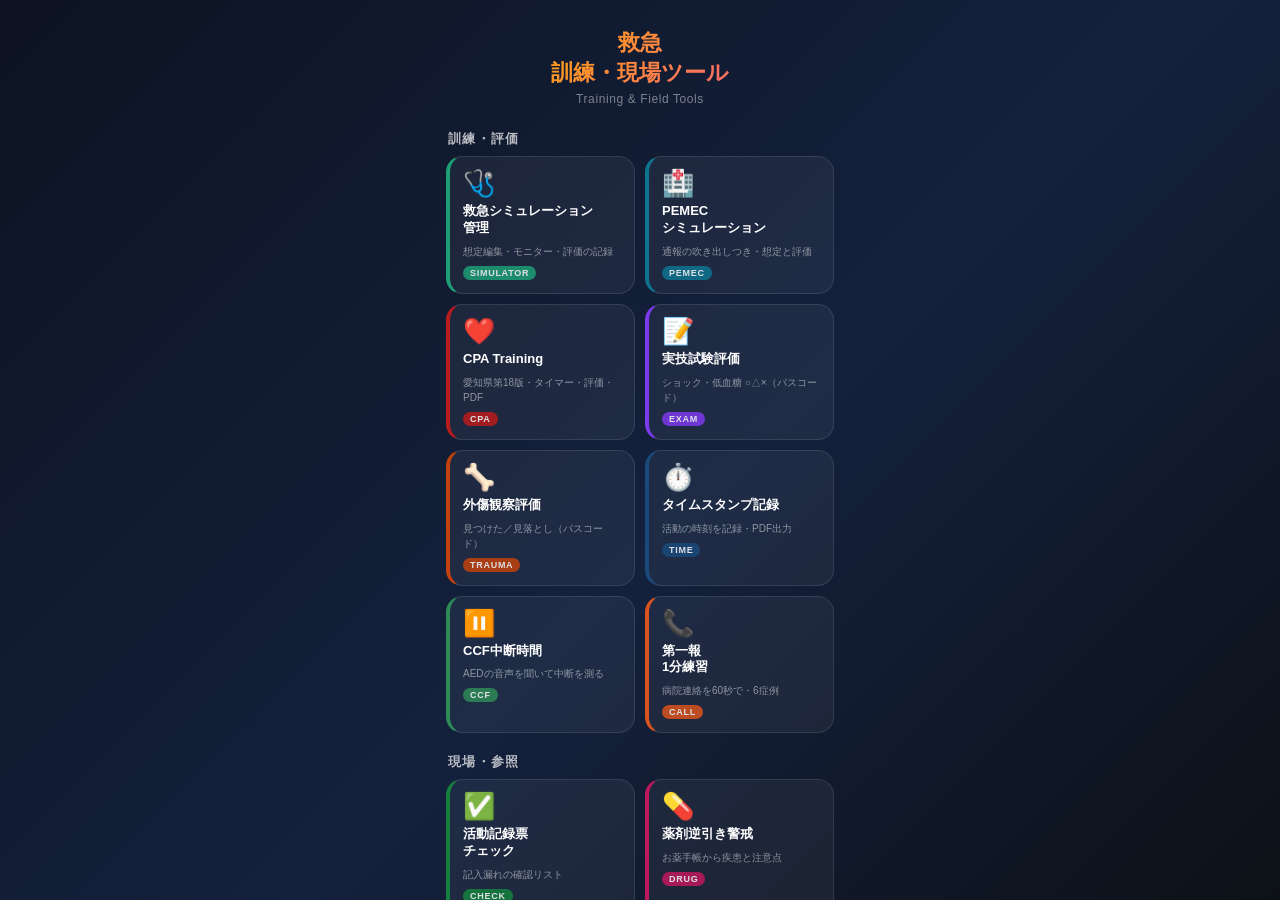
<file: index.html>
<!DOCTYPE html>
<html lang="ja">
<head>
<meta charset="UTF-8">
<meta name="viewport" content="width=device-width, initial-scale=1.0, viewport-fit=cover">
<meta name="apple-mobile-web-app-capable" content="yes">
<meta name="apple-mobile-web-app-status-bar-style" content="black-translucent">
<meta name="apple-mobile-web-app-title" content="訓練・現場">
<meta name="theme-color" content="#14213d">
<link rel="manifest" href="manifest.json">
<link rel="apple-touch-icon" href="./icon-192.png">
<title>救急 訓練・現場ツール</title>
<style>
*{box-sizing:border-box;margin:0;padding:0;-webkit-tap-highlight-color:transparent;}
html,body{height:100%;overflow:hidden;}
body{font-family:-apple-system,BlinkMacSystemFont,'Hiragino Sans','Yu Gothic UI',sans-serif;background:#0d1321;color:#f0f0f0;font-size:15px;}
#launcher{position:fixed;inset:0;background:linear-gradient(135deg,#0d1321 0%,#14213d 55%,#0d1117 100%);
  display:flex;flex-direction:column;align-items:center;overflow-y:auto;-webkit-overflow-scrolling:touch;z-index:1000;
  padding:calc(env(safe-area-inset-top) + 28px) env(safe-area-inset-right) calc(env(safe-area-inset-bottom) + 16px) env(safe-area-inset-left);
  transition:opacity .4s,transform .4s;}
#launcher.hidden{opacity:0;pointer-events:none;transform:scale(.96);}
.launcher-header{text-align:center;margin-bottom:18px;}
.launcher-title{font-size:22px;font-weight:800;background:linear-gradient(135deg,#fca311,#ff6b6b);
  -webkit-background-clip:text;-webkit-text-fill-color:transparent;background-clip:text;}
.launcher-sub{font-size:12px;color:rgba(255,255,255,.45);margin-top:4px;letter-spacing:.05em;}
.group{width:100%;max-width:420px;padding:0 16px;margin-bottom:14px;}
.group-title{font-size:13px;font-weight:700;color:rgba(255,255,255,.7);margin:6px 2px 8px;letter-spacing:.1em;}
.app-grid{display:grid;grid-template-columns:1fr 1fr;gap:10px;}
.app-card{background:rgba(255,255,255,.05);border:1px solid rgba(255,255,255,.1);border-left:4px solid var(--c);
  border-radius:16px;padding:13px;cursor:pointer;transition:transform .2s,background .2s;
  display:flex;flex-direction:column;align-items:flex-start;gap:7px;}
.app-card:active{transform:scale(.96);background:rgba(255,255,255,.12);}
.app-icon{font-size:26px;line-height:1;}
.app-name{font-size:13px;font-weight:700;color:#fff;line-height:1.3;}
.app-desc{font-size:10px;color:rgba(255,255,255,.5);line-height:1.5;}
.app-tag{font-size:9px;font-weight:700;letter-spacing:.08em;padding:2px 7px;border-radius:20px;color:#fff;background:var(--c);opacity:.85;}
.suite-links{width:100%;max-width:420px;padding:0 16px;margin-top:18px;}
.suite-links-title{font-size:12px;font-weight:700;color:rgba(255,255,255,.55);margin:0 2px 8px;letter-spacing:.08em;}
.suite-links-row{display:grid;grid-template-columns:1fr 1fr;gap:10px;}
.suite-link{display:flex;align-items:center;gap:8px;padding:11px 12px;border-radius:12px;text-decoration:none;color:#fff;
  font-size:12px;font-weight:700;line-height:1.35;background:rgba(255,255,255,.06);border:1px solid rgba(255,255,255,.14);}
.suite-link:active{transform:scale(.97);background:rgba(255,255,255,.12);}
.suite-link span{font-size:20px;line-height:1;}
.launcher-footer{margin-top:6px;font-size:11px;color:rgba(255,255,255,.3);text-align:center;padding:0 16px;}
.app-frame{position:fixed;inset:0;z-index:500;display:none;flex-direction:column;background:#f0f0ee;
  transition:opacity .3s,transform .3s;opacity:0;transform:translateY(20px);}
.app-frame.visible{display:flex;opacity:1;transform:translateY(0);}
.frame-header{display:flex;align-items:center;padding:12px 16px 10px;padding-top:calc(12px + env(safe-area-inset-top));color:#fff;flex-shrink:0;}
.back-btn{width:36px;height:36px;border-radius:50%;border:none;cursor:pointer;display:flex;align-items:center;justify-content:center;
  background:rgba(255,255,255,.2);color:#fff;font-size:18px;flex-shrink:0;margin-right:12px;font-family:inherit;}
.back-btn:active{background:rgba(255,255,255,.35);}
.frame-title{font-size:16px;font-weight:700;flex:1;}
.frame-body{flex:1;overflow:hidden;}
.frame-body iframe{width:100%;height:100%;border:none;display:block;}
</style>
</head>
<body>
<div id="launcher">
  <div class="launcher-header">
    <div class="launcher-title">救急<br>訓練・現場ツール</div>
    <div class="launcher-sub">Training &amp; Field Tools</div>
  </div>
  <div class="group">
    <div class="group-title">訓練・評価</div>
    <div class="app-grid">
    <div class="app-card" style="--c:#1D9E75" onclick="openApp('simulator')">
      <div class="app-icon">🩺</div>
      <div class="app-name">救急シミュレーション<br>管理</div>
      <div class="app-desc">想定編集・モニター・評価の記録</div>
      <div class="app-tag">SIMULATOR</div>
    </div>
    <div class="app-card" style="--c:#0e7490" onclick="openApp('pemec')">
      <div class="app-icon">🏥</div>
      <div class="app-name">PEMEC<br>シミュレーション</div>
      <div class="app-desc">通報の吹き出しつき・想定と評価</div>
      <div class="app-tag">PEMEC</div>
    </div>
    <div class="app-card" style="--c:#b91c1c" onclick="openApp('cpa')">
      <div class="app-icon">❤️</div>
      <div class="app-name">CPA Training</div>
      <div class="app-desc">愛知県第18版・タイマー・評価・PDF</div>
      <div class="app-tag">CPA</div>
    </div>
    <div class="app-card" style="--c:#7c3aed" onclick="openApp('jitsugi')">
      <div class="app-icon">📝</div>
      <div class="app-name">実技試験評価</div>
      <div class="app-desc">ショック・低血糖 ○△×（パスコード）</div>
      <div class="app-tag">EXAM</div>
    </div>
    <div class="app-card" style="--c:#c2410c" onclick="openApp('gaisho')">
      <div class="app-icon">🦴</div>
      <div class="app-name">外傷観察評価</div>
      <div class="app-desc">見つけた／見落とし（パスコード）</div>
      <div class="app-tag">TRAUMA</div>
    </div>
    <div class="app-card" style="--c:#1a4a7c" onclick="openApp('time')">
      <div class="app-icon">⏱️</div>
      <div class="app-name">タイムスタンプ記録</div>
      <div class="app-desc">活動の時刻を記録・PDF出力</div>
      <div class="app-tag">TIME</div>
    </div>
    <div class="app-card" style="--c:#2E8B57" onclick="openApp('ccf')">
      <div class="app-icon">⏸️</div>
      <div class="app-name">CCF中断時間</div>
      <div class="app-desc">AEDの音声を聞いて中断を測る</div>
      <div class="app-tag">CCF</div>
    </div>
    <div class="app-card" style="--c:#D9531E" onclick="openApp('byoin')">
      <div class="app-icon">📞</div>
      <div class="app-name">第一報<br>1分練習</div>
      <div class="app-desc">病院連絡を60秒で・6症例</div>
      <div class="app-tag">CALL</div>
    </div>
    </div>
  </div>
  <div class="group">
    <div class="group-title">現場・参照</div>
    <div class="app-grid">
    <div class="app-card" style="--c:#15803d" onclick="openApp('check')">
      <div class="app-icon">✅</div>
      <div class="app-name">活動記録票<br>チェック</div>
      <div class="app-desc">記入漏れの確認リスト</div>
      <div class="app-tag">CHECK</div>
    </div>
    <div class="app-card" style="--c:#be185d" onclick="openApp('drag')">
      <div class="app-icon">💊</div>
      <div class="app-name">薬剤逆引き警戒</div>
      <div class="app-desc">お薬手帳から疾患と注意点</div>
      <div class="app-tag">DRUG</div>
    </div>
    <div class="app-card" style="--c:#b45309" onclick="openApp('tasuu')">
      <div class="app-icon">🚨</div>
      <div class="app-name">集団災害対応</div>
      <div class="app-desc">CSCATTT・METHANE</div>
      <div class="app-tag">MCI</div>
    </div>
    <div class="app-card" style="--c:#9f1239" onclick="openApp('jikahou')">
      <div class="app-icon">🔔</div>
      <div class="app-name">自火報対応ガイド</div>
      <div class="app-desc">感知器の種類と対応</div>
      <div class="app-tag">FIRE ALARM</div>
    </div>
    <div class="app-card" style="--c:#1d4ed8" onclick="openApp('hansou')">
      <div class="app-icon">🚑</div>
      <div class="app-name">搬送先検索</div>
      <div class="app-desc">愛知県R6 搬送・受入実施基準</div>
      <div class="app-tag">HOSPITAL</div>
    </div>
    </div>
  </div>
  <div class="suite-links">
    <div class="suite-links-title">ほかのまとめアプリ</div>
    <div class="suite-links-row">
      <a class="suite-link" href="/SOUGOU/"><span>🏥</span>救急アセスメント<br>総合支援</a>
      <a class="suite-link" href="/GAS-apps/"><span>🔗</span>救急<br>GASアプリ入口</a>
    </div>
  </div>
  <div class="launcher-footer">各アプリをタップして起動</div>
</div>

<div class="app-frame" id="frame-simulator">
  <div class="frame-header" style="background:#1D9E75">
    <button class="back-btn" onclick="closeApp()" aria-label="メニューへ戻る">←</button>
    <span class="frame-title">🩺 救急シミュレーション管理</span>
  </div>
  <div class="frame-body"><iframe id="iframe-simulator" src="" title="救急シミュレーション管理"></iframe></div>
</div>

<div class="app-frame" id="frame-pemec">
  <div class="frame-header" style="background:#0e7490">
    <button class="back-btn" onclick="closeApp()" aria-label="メニューへ戻る">←</button>
    <span class="frame-title">🏥 PEMECシミュレーション</span>
  </div>
  <div class="frame-body"><iframe id="iframe-pemec" src="" title="PEMECシミュレーション"></iframe></div>
</div>

<div class="app-frame" id="frame-cpa">
  <div class="frame-header" style="background:#b91c1c">
    <button class="back-btn" onclick="closeApp()" aria-label="メニューへ戻る">←</button>
    <span class="frame-title">❤️ CPA Training</span>
  </div>
  <div class="frame-body"><iframe id="iframe-cpa" src="" title="CPA Training"></iframe></div>
</div>

<div class="app-frame" id="frame-jitsugi">
  <div class="frame-header" style="background:#7c3aed">
    <button class="back-btn" onclick="closeApp()" aria-label="メニューへ戻る">←</button>
    <span class="frame-title">📝 実技試験評価</span>
  </div>
  <div class="frame-body"><iframe id="iframe-jitsugi" src="" title="実技試験評価"></iframe></div>
</div>

<div class="app-frame" id="frame-gaisho">
  <div class="frame-header" style="background:#c2410c">
    <button class="back-btn" onclick="closeApp()" aria-label="メニューへ戻る">←</button>
    <span class="frame-title">🦴 外傷観察評価</span>
  </div>
  <div class="frame-body"><iframe id="iframe-gaisho" src="" title="外傷観察評価"></iframe></div>
</div>

<div class="app-frame" id="frame-time">
  <div class="frame-header" style="background:#1a4a7c">
    <button class="back-btn" onclick="closeApp()" aria-label="メニューへ戻る">←</button>
    <span class="frame-title">⏱️ タイムスタンプ記録</span>
  </div>
  <div class="frame-body"><iframe id="iframe-time" src="" title="タイムスタンプ記録"></iframe></div>
</div>

<div class="app-frame" id="frame-ccf">
  <div class="frame-header" style="background:#2E8B57">
    <button class="back-btn" onclick="closeApp()" aria-label="メニューへ戻る">←</button>
    <span class="frame-title">⏸️ CCF中断時間</span>
  </div>
  <div class="frame-body"><iframe id="iframe-ccf" src="" title="CCF中断時間"></iframe></div>
</div>

<div class="app-frame" id="frame-byoin">
  <div class="frame-header" style="background:#D9531E">
    <button class="back-btn" onclick="closeApp()" aria-label="メニューへ戻る">←</button>
    <span class="frame-title">📞 第一報1分練習</span>
  </div>
  <div class="frame-body"><iframe id="iframe-byoin" src="" title="第一報1分練習"></iframe></div>
</div>

<div class="app-frame" id="frame-check">
  <div class="frame-header" style="background:#15803d">
    <button class="back-btn" onclick="closeApp()" aria-label="メニューへ戻る">←</button>
    <span class="frame-title">✅ 活動記録票チェック</span>
  </div>
  <div class="frame-body"><iframe id="iframe-check" src="" title="活動記録票チェック"></iframe></div>
</div>

<div class="app-frame" id="frame-drag">
  <div class="frame-header" style="background:#be185d">
    <button class="back-btn" onclick="closeApp()" aria-label="メニューへ戻る">←</button>
    <span class="frame-title">💊 薬剤逆引き警戒</span>
  </div>
  <div class="frame-body"><iframe id="iframe-drag" src="" title="薬剤逆引き警戒"></iframe></div>
</div>

<div class="app-frame" id="frame-tasuu">
  <div class="frame-header" style="background:#b45309">
    <button class="back-btn" onclick="closeApp()" aria-label="メニューへ戻る">←</button>
    <span class="frame-title">🚨 集団災害対応</span>
  </div>
  <div class="frame-body"><iframe id="iframe-tasuu" src="" title="集団災害対応"></iframe></div>
</div>

<div class="app-frame" id="frame-jikahou">
  <div class="frame-header" style="background:#9f1239">
    <button class="back-btn" onclick="closeApp()" aria-label="メニューへ戻る">←</button>
    <span class="frame-title">🔔 自火報対応ガイド</span>
  </div>
  <div class="frame-body"><iframe id="iframe-jikahou" src="" title="自火報対応ガイド"></iframe></div>
</div>

<div class="app-frame" id="frame-hansou">
  <div class="frame-header" style="background:#1d4ed8">
    <button class="back-btn" onclick="closeApp()" aria-label="メニューへ戻る">←</button>
    <span class="frame-title">🚑 搬送先検索</span>
  </div>
  <div class="frame-body"><iframe id="iframe-hansou" src="" title="搬送先検索"></iframe></div>
</div>

<script>
const APP_SRCS = {
  simulator: 'apps/simulator/index.html',
  pemec: 'apps/pemec/index.html',
  cpa: 'apps/cpa/index.html',
  jitsugi: 'apps/jitsugi/index.html',
  gaisho: 'apps/gaisho/index.html',
  time: 'apps/time/index.html',
  ccf: 'apps/ccf/index.html',
  byoin: 'apps/byoin/index.html',
  check: 'apps/check/index.html',
  drag: 'apps/drag/index.html',
  tasuu: 'apps/tasuu/index.html',
  jikahou: 'apps/jikahou/index.html',
  hansou: 'apps/hansou/index.html',
};
const loaded = {};
let current = null;

function openApp(name) {
  const frame = document.getElementById('frame-' + name);
  const iframe = document.getElementById('iframe-' + name);
  if (!loaded[name]) { iframe.src = APP_SRCS[name]; loaded[name] = true; }
  current = name;
  document.getElementById('launcher').classList.add('hidden');
  frame.style.display = 'flex';
  requestAnimationFrame(() => requestAnimationFrame(() => frame.classList.add('visible')));
}

// ?app=simulator などの直行リンク（旧リポジトリの移転案内から）
(function () {
  const q = new URLSearchParams(location.search).get('app');
  if (q && Object.prototype.hasOwnProperty.call(APP_SRCS, q)) openApp(q);
})();

function closeApp() {
  if (!current) return;
  const frame = document.getElementById('frame-' + current);
  frame.classList.remove('visible');
  setTimeout(() => {
    frame.style.display = 'none';
    document.getElementById('launcher').classList.remove('hidden');
    current = null;
  }, 300);
}

if ('serviceWorker' in navigator) {
  window.addEventListener('load', () => navigator.serviceWorker.register('./sw.js').catch(() => {}));
}
</script>
</body>
</html>
</file>
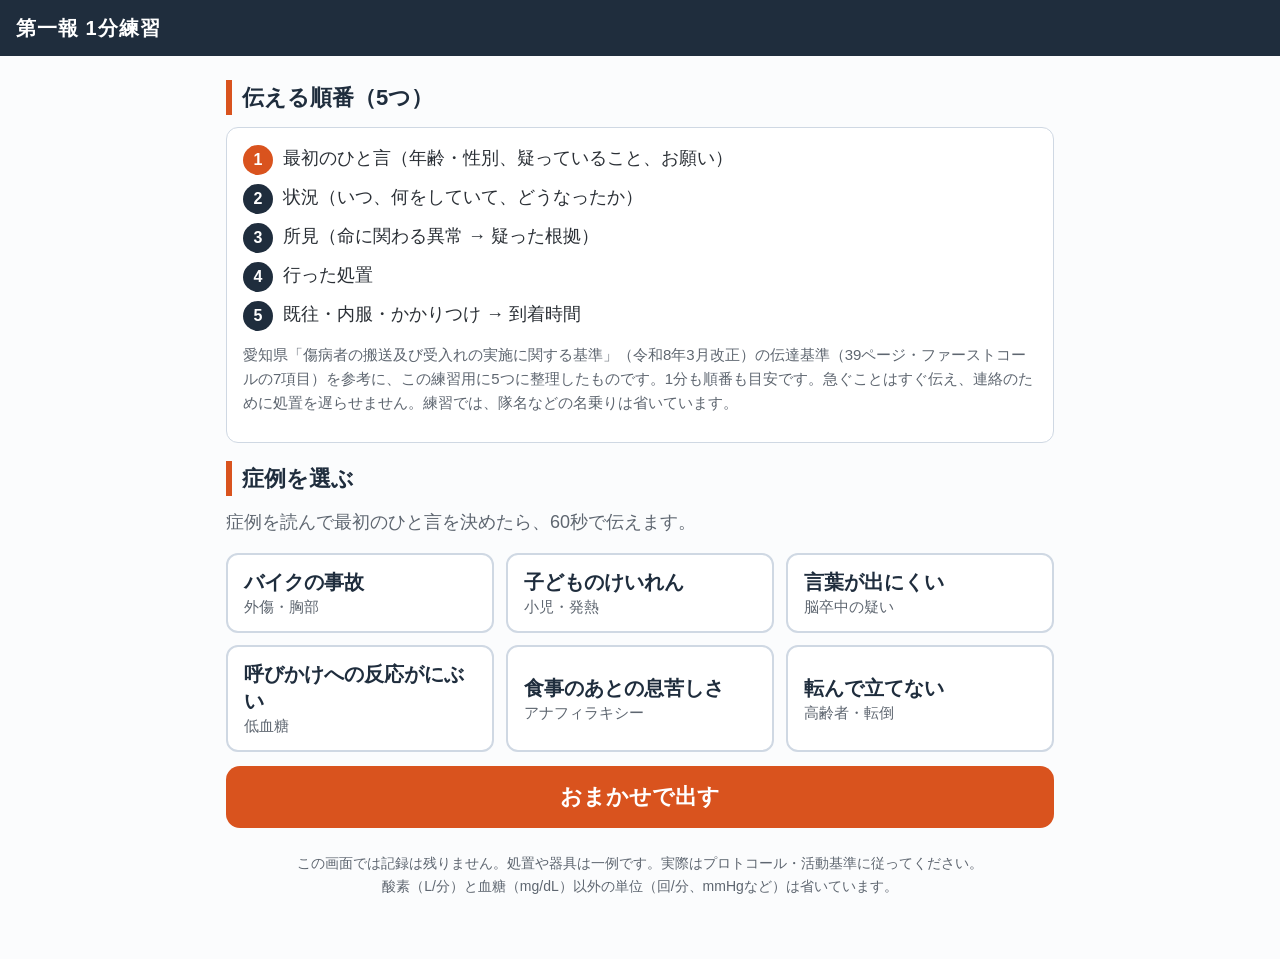
<file: apps/byoin/index.html>
<!DOCTYPE html>
<html lang="ja">
<head>
<script>/* まとめアプリ内：オフライン保存はまとめアプリ側で行う */if('serviceWorker' in navigator){try{Object.defineProperty(navigator.serviceWorker,'register',{value:function(){return Promise.reject(new Error('suite'))}})}catch(e){}}</script>
<meta charset="UTF-8">
<meta name="viewport" content="width=device-width, initial-scale=1, viewport-fit=cover">
<title>第一報 1分練習</title>
<style>
:root{
  --navy:#1F2D3D; --navy-tint:#E1E8F0; --pale:#E1EAF2;
  --orange:#D9531E; --orange-txt:#C44816; --orange-tint:#FBE6DC; --orange-lt:#F4B79C;
  --bg:#FBFCFD; --ink:#2B3036; --gray:#5E6670; --line:#CFD8E3;
  --ok:#2E7D4F; --ok-tint:#E3F2E8; --yellow:#E0A100;
}
*{box-sizing:border-box}
[hidden]{display:none!important}
html,body{margin:0}
body{background:var(--bg);color:var(--ink);
  font-family:"游ゴシック Medium","Yu Gothic Medium","YuGothic","Hiragino Sans","ヒラギノ角ゴシック","Meiryo",sans-serif;
  font-size:18px;line-height:1.6;-webkit-text-size-adjust:100%}
header.top{background:var(--navy);color:#fff;padding:12px 16px;display:flex;align-items:center;gap:12px;position:sticky;top:0;z-index:5}
header.top h1{font-size:20px;margin:0;flex:1;letter-spacing:.05em}
header.top button{background:transparent;color:#fff;border:1px solid rgba(255,255,255,.5);border-radius:8px;padding:6px 12px;font-size:15px;font-family:inherit;cursor:pointer}
main{max-width:860px;margin:0 auto;padding:16px 16px 48px}
.screen{display:none}.screen.on{display:block}
h2{font-size:22px;color:var(--navy);margin:8px 0 12px;border-left:6px solid var(--orange);padding-left:10px}
.lead{color:var(--gray);margin:0 0 16px}
.order{background:#fff;border:1px solid var(--line);border-radius:12px;padding:12px 16px;margin-bottom:18px}
.order ol{margin:0;padding:0;list-style:none}
.order li{display:flex;gap:10px;align-items:flex-start;padding:4px 0}
.num{flex:0 0 30px;height:30px;border-radius:50%;background:var(--navy);color:#fff;font-weight:bold;display:flex;align-items:center;justify-content:center;font-size:16px;margin-top:1px}
.num.first{background:var(--orange)}
.cases{display:grid;grid-template-columns:repeat(auto-fill,minmax(240px,1fr));gap:12px}
.casebtn{background:#fff;border:2px solid var(--line);border-radius:12px;padding:14px 16px;text-align:left;font-family:inherit;font-size:18px;color:var(--ink);cursor:pointer}
.casebtn:hover{border-color:var(--orange)}
.casebtn b{display:block;font-size:20px;color:var(--navy)}
.casebtn span{font-size:15px;color:var(--gray)}
.big{display:block;width:100%;border:0;border-radius:14px;padding:16px;font-size:22px;font-weight:bold;font-family:inherit;cursor:pointer;margin-top:14px}
.b-orange{background:var(--orange);color:#fff}
.b-navy{background:var(--navy);color:#fff}
.b-white{background:#fff;color:var(--navy);border:2px solid var(--navy)}
.card{background:#fff;border:1px solid var(--line);border-radius:14px;padding:14px 18px;margin-bottom:12px}
.card h3{margin:0 0 6px;font-size:21px;color:var(--navy)}
.card ul{margin:0;padding-left:1.2em}
.card li{margin:3px 0}
.timerbox{background:var(--navy);color:#fff;border-radius:16px;text-align:center;padding:14px 10px 10px;margin-bottom:12px;transition:background .3s}
.timerbox.warn{background:#8A6400}
.timerbox.over{background:#A8341A}
.timerbox .t{font-size:72px;font-weight:bold;line-height:1.1;font-variant-numeric:tabular-nums}
.timerbox .s{font-size:16px;opacity:.9}
.bar{height:10px;background:rgba(255,255,255,.25);border-radius:6px;overflow:hidden;margin:8px 6px 4px}
.bar i{display:block;height:100%;width:0;background:var(--orange-lt)}
.sticky{position:sticky;top:56px;z-index:4;background:var(--bg);padding-bottom:4px}
.stopb{margin:-4px 0 10px;border:3px solid var(--orange-lt)}
.hint{background:var(--orange-tint);border-radius:12px;padding:10px 14px;margin-bottom:12px;font-size:17px}
.grp{background:#fff;border:1px solid var(--line);border-radius:12px;margin-bottom:10px;overflow:hidden}
.grp .gh{display:flex;align-items:center;gap:10px;background:var(--navy-tint);padding:8px 12px;font-weight:bold;color:var(--navy)}
label.ck{display:flex;align-items:flex-start;gap:12px;padding:10px 14px;border-top:1px solid var(--line);cursor:pointer}
label.ck input{width:26px;height:26px;flex:0 0 26px;margin-top:2px;accent-color:var(--orange)}
label.ck.na{color:var(--gray);cursor:default}
label.ck small{display:block;color:var(--gray);font-size:15px}
.result-time{font-size:20px;margin:0 0 10px}
.result-time b{font-size:28px}
.miss{background:var(--orange-tint);border:2px solid var(--orange-lt);border-radius:12px;padding:12px 16px;margin-bottom:14px}
.miss h3{margin:0 0 6px;color:var(--orange-txt);font-size:20px}
.miss ul{margin:0;padding-left:1.2em}
.allok{background:var(--ok-tint);border:2px solid #9BCFAE;border-radius:12px;padding:12px 16px;margin-bottom:14px;color:var(--ok);font-weight:bold;font-size:20px}
.model .row{display:flex;gap:10px;padding:6px 0;border-top:1px dashed var(--line)}
.model .row:first-of-type{border-top:0}
.model .row .num{flex-basis:30px}
.note{font-size:15px;color:var(--gray);margin-top:8px}
.foot{font-size:14px;color:var(--gray);text-align:center;margin-top:24px}
.two{display:grid;grid-template-columns:1fr 1fr;gap:10px}
.two .big{margin-top:6px}
@media (max-width:520px){
  body{font-size:17px}
  .timerbox .t{font-size:60px}
  .two{grid-template-columns:1fr}
}
</style>
</head>
<body>
<header class="top">
  <h1>第一報 1分練習</h1>
  <button id="homeBtn" type="button" hidden>症例一覧へ</button>
</header>
<main>

<!-- ===== 1. 症例を選ぶ ===== -->
<section class="screen on" id="sHome">
  <h2>伝える順番（5つ）</h2>
  <div class="order"><ol id="orderList"></ol>
    <p class="note">愛知県「傷病者の搬送及び受入れの実施に関する基準」（令和8年3月改正）の伝達基準（39ページ・ファーストコールの7項目）を参考に、この練習用に5つに整理したものです。1分も順番も目安です。急ぐことはすぐ伝え、連絡のために処置を遅らせません。練習では、隊名などの名乗りは省いています。</p>
  </div>
  <h2>症例を選ぶ</h2>
  <p class="lead">症例を読んで最初のひと言を決めたら、60秒で伝えます。</p>
  <div class="cases" id="caseList"></div>
  <button class="big b-orange" id="randomBtn" type="button">おまかせで出す</button>
</section>

<!-- ===== 2. 読む・話す ===== -->
<section class="screen" id="sCase">
  <div class="sticky">
    <div class="timerbox" id="timerBox">
      <div class="s" id="timerLabel">まず読んで、最初のひと言を決める</div>
      <div class="t" id="timerNum">60</div>
      <div class="bar"><i id="timerBar"></i></div>
    </div>
    <button class="big b-navy stopb" id="stopBtn" type="button" hidden>言い終えた</button>
  </div>
  <div class="card" id="caseCard"></div>
  <div class="hint" id="caseHint">最初のひと言＝<b>年齢・性別</b>、<b>疑っていること</b>、<b>受け入れのお願い</b><br><small>60秒を過ぎても計測は続きます。言い終えたらボタンを押してください。</small></div>
  <button class="big b-orange" id="startBtn" type="button">話し始める（60秒）</button>
</section>

<!-- ===== 3. ふりかえり ===== -->
<section class="screen" id="sCheck">
  <h2>言えたものにチェック</h2>
  <p class="result-time" id="timeResult"></p>
  <p class="lead">2人で練習しているときは、病院役がチェックしても構いません。</p>
  <div id="checkList"></div>
  <button class="big b-orange" id="judgeBtn" type="button">結果を見る</button>
</section>

<!-- ===== 4. 結果 ===== -->
<section class="screen" id="sResult">
  <h2 id="resultTitle">結果</h2>
  <div id="resultBox"></div>
  <div class="card model">
    <h3>伝え方の一例</h3>
    <div id="modelBox"></div>
    <p class="note" id="modelNote"></p>
  </div>
  <div class="two">
    <button class="big b-orange" id="againBtn" type="button">同じ症例でもう一度</button>
    <button class="big b-white" id="nextBtn" type="button">ほかの症例へ</button>
  </div>
</section>

<p class="foot">この画面では記録は残りません。処置や器具は一例です。実際はプロトコール・活動基準に従ってください。<br>酸素（L/分）と血糖（mg/dL）以外の単位（回/分、mmHgなど）は省いています。</p>
</main>

<script>
(function () {
  "use strict";

  var ORDER = [
    "最初のひと言（年齢・性別、疑っていること、お願い）",
    "状況（いつ、何をしていて、どうなったか）",
    "所見（命に関わる異常 → 疑った根拠）",
    "行った処置",
    "既往・内服・かかりつけ → 到着時間"
  ];

  // 共通のチェック項目（step: 何番目の順番か）
  var COMMON = [
    {id: "age",   step: 1, t: "年齢・性別"},
    {id: "sus",   step: 1, t: "疑っていること（病名・状態）"},
    {id: "req",   step: 1, t: "受け入れのお願い"},
    {id: "when",  step: 2, t: "いつ・どうなったか", sub: "時刻が分からないときは「不明」と言えたか"},
    {id: "life",  step: 3, t: "命に関わる異常（あれば）を先に言えた"},
    {id: "basis", step: 3, t: "疑った根拠"},
    {id: "tx",    step: 4, t: "行った処置"},
    {id: "hx",    step: 5, t: "既往・内服・かかりつけ", sub: "「なし」「未確認」「不明」を区別して言えたか（症例にないことは補わない）"},
    {id: "eta",   step: 5, t: "到着見込み時間"}
  ];

  var CASES = [
    {
      id: "bike", title: "バイクの事故", tag: "外傷・胸部",
      info: [
        "45歳　男性　バイクの単独事故",
        "約20分前、時速40kmほどでガードレールに衝突（目撃者の話）",
        "「左の胸が痛い。息がしにくい」",
        "左胸に打撲のあと。左の呼吸音が弱い",
        "JCS 1　呼吸28　脈拍112　血圧108／70",
        "SpO2 90％（酸素なし）",
        "リザーバー付きマスクで酸素10L/分　→　SpO2 95％",
        "活動基準でロード＆ゴーと判断。バックボードで固定",
        "既往なし。到着まで12分"
      ],
      extra: [
        {id: "lg", step: 1, t: "最初に「ロード＆ゴー」と伝えた", sub: "活動基準でロード＆ゴーと判断した外傷のとき"}
      ],
      model: [
        [1, "ロード＆ゴー事案です。45歳男性、バイク事故による左胸部の外傷です。受け入れをお願いします。"],
        [2, "約20分前、時速40kmほどで、ガードレールに衝突しています。"],
        [3, "呼吸が苦しく、呼吸28、SpO2は酸素なしで90％。左の呼吸音が弱く、左胸に打撲痕があります。JCS 1、脈拍112、血圧108の70。"],
        [4, "リザーバー付きマスクで酸素10L/分、SpO2 95％。バックボードで固定しています。"],
        [5, "既往はありません。12分で到着します。"]
      ],
      note: "2〜4番は、受傷機転、けがの場所と程度、バイタル、処置の順です（MISTの並び）。3番は、呼吸が苦しいことと酸素なしのSpO2を先に言います。固定は、脊椎の動きを制限する必要があるかを判断して選びます（ロード＆ゴーだから必ずバックボード、ではありません）。呼吸を妨げないようにします。"
    },
    {
      id: "fs", title: "子どものけいれん", tag: "小児・発熱",
      info: [
        "1歳6か月　男児",
        "母親から通報「けいれんしている」",
        "朝から熱がある",
        "母親の話：15分前、全身ががくがくと震え、3分ほどで止まった",
        "母親の話：左右同じ動き。けいれんは今回1回",
        "隊が着いたときは止まっていて、泣いて母親と目が合う",
        "呼吸32　脈拍150　SpO2 98％　体温39.2℃",
        "けいれんは初めて。持病なし",
        "母親が同乗。到着まで8分"
      ],
      noTx: true,
      extra: [
        {id: "neg", step: 3, t: "「ないこと」を伝えた", sub: "左右差なし・今回は1回・今は止まっている（母親の話と、隊が見たことを分けて）"}
      ],
      model: [
        [1, "1歳6か月の男児、熱性けいれんの疑いです。受け入れをお願いします。"],
        [2, "朝から発熱。母親によると、15分前に全身のけいれんが約3分。左右差はなく、今回は1回です。"],
        [3, "接触時は止まっており、泣いて母親と目が合います。呼吸32、脈拍150、SpO2 98％、体温39.2度。"],
        [5, "けいれんは初めてで、既往はありません。母親が同乗し、8分で到着します。"]
      ],
      note: "特別な処置をしていないときは、4番は言わなくて構いません。目が合っていても安心はせず、搬送中もふだんの反応に戻ったか、けいれんがまた起きないか、呼吸に変わりがないかを見続けます。"
    },
    {
      id: "stroke", title: "言葉が出にくい", tag: "脳卒中の疑い",
      info: [
        "72歳　女性　夫が通報",
        "40分前、夫と話している最中に、急に言葉が出にくくなった（夫が目撃）",
        "その直前まで、ふだんどおりだった",
        "顔の右側が下がっている。右腕が上がらない",
        "目を開けていて、指示には従える（言葉は出にくい）",
        "呼吸18　脈拍88（不整）　血圧178／96　SpO2 96％",
        "けいれんなし。頭は打っていない",
        "既往：心房細動。抗凝固薬（アピキサバン）を内服、最後に飲んだのは今朝8時（お薬手帳と夫の話）",
        "かかりつけは市民病院。到着まで15分"
      ],
      noTx: true,
      extra: [
        {id: "lkw", step: 2, t: "発症時刻（目撃あり）", sub: "目撃がなければ、ふだんどおりだった最後の時刻（最終健常時刻）"},
        {id: "ac", step: 5, t: "抗凝固薬の名前と、最後に飲んだ時刻"}
      ],
      model: [
        [1, "72歳女性、脳卒中の疑いです。発症は40分前で、目撃があります。受け入れをお願いします。"],
        [2, "40分前、夫と会話中に、急に言葉が出にくくなりました。直前まではふだんどおりでした。"],
        [3, "右の顔面の下垂、右上肢の麻痺、言語障害があります。開眼しており、指示には従えます。血圧178の96、脈拍88で不整、呼吸18、SpO2 96％。けいれんはなく、頭部の打撲もありません。"],
        [5, "既往は心房細動で、抗凝固薬アピキサバンを内服、最終内服は今朝8時です。かかりつけは市民病院です。15分で到着します。"]
      ],
      note: "脳卒中では、時刻が治療を決める大事な情報です。発症を目撃していればその時刻を、目撃がなければふだんどおりだった最後の時刻（最終健常時刻）を伝えます。発症時刻が分からないときは、最終健常時刻と、症状を見つけた時刻（発見時刻）を分けて伝え、発見時刻を発症時刻として扱いません。どちらも分からないときは「不明」と伝えます。実際の連絡では「10時20分」のように時刻で伝えます。薬は「血液をさらさらにする薬」で止めず、薬の名前と最後に飲んだ時刻を確かめます。"
    },
    {
      id: "hypo", title: "呼びかけへの反応がにぶい", tag: "低血糖",
      info: [
        "58歳　男性　妻が通報",
        "糖尿病でインスリンを使っている。今朝は朝食を食べていない",
        "30分前、妻が呼びかけても反応がにぶいことに気づいた",
        "JCS 20　冷や汗あり　呼吸18　脈拍96　血圧142／80　SpO2 98％",
        "血糖値42mg/dL",
        "10分前、指示医の指示で、静脈路を確保し、50％ブドウ糖40mLを投与",
        "投与5分後の再評価：JCS 1　血糖値112mg/dL",
        "かかりつけは中央クリニック（糖尿病）。到着まで15分"
      ],
      extra: [
        {id: "after", step: 4, t: "処置のあとの変化（意識と血糖値）"},
        {id: "ins", step: 5, t: "インスリンを使っていること"}
      ],
      model: [
        [1, "58歳男性、低血糖による意識障害の疑いです。ブドウ糖投与後、意識は改善しています。受け入れをお願いします。"],
        [2, "インスリン使用中の糖尿病で、今朝は食事をとっていません。30分前、妻が反応のにぶさに気づいています。"],
        [3, "接触時はJCS 20、冷汗あり、血糖値42mg/dL。呼吸18、脈拍96、血圧142の80、SpO2 98％。"],
        [4, "10分前、指示医の指示で静脈路を確保し、50％ブドウ糖40mLを投与。5分後の再評価でJCS 1、血糖値112mg/dLです。"],
        [5, "かかりつけは中央クリニックです。15分で到着します。"]
      ],
      note: "処置をしたときは、「何を、どれだけ、いつしたか」と「そのあとどう変わったか」をセットで伝えます。ブドウ糖の投与は、認定を受けた救急救命士が指示医の具体的指示のもとで行います。量や手順は地域のプロトコールに従ってください。"
    },
    {
      id: "ana", title: "食事のあとの息苦しさ", tag: "アナフィラキシー",
      info: [
        "24歳　女性　同僚が通報",
        "25分前に、昼食でエビの入った料理を食べた",
        "15分前から、全身のじんましん、息苦しさ、のどのつまる感じ",
        "エビのアレルギーがあり、エピペン®を処方されている",
        "10分前に、本人がエピペン®を使った",
        "JCS 0　呼吸28（ゼーゼーという音あり）　脈拍120",
        "血圧88／50　SpO2 93％",
        "リザーバー付きマスクで酸素10L/分　→　SpO2 97％",
        "到着まで10分"
      ],
      extra: [
        {id: "epi", step: 4, t: "エピペン®を使った時刻", sub: "「10分前に本人が使用」"},
        {id: "food", step: 2, t: "何を、いつ食べたか"}
      ],
      model: [
        [1, "24歳女性、エビによるアナフィラキシーショックの疑いです。エピペン®使用後も、血圧低下と呼吸苦が続いています。受け入れをお願いします。"],
        [2, "25分前にエビを含む昼食をとり、15分前から全身のじんましん、呼吸苦、のどのつまる感じが出ています。"],
        [3, "血圧88の50、脈拍120、呼吸28で喘鳴あり、SpO2 93％。意識は清明です。"],
        [4, "10分前に本人がエピペン®を使用しています。リザーバー付きマスクで酸素10L/分、SpO2 97％。"],
        [5, "既往はエビアレルギーです。10分で到着します。"]
      ],
      note: "エピペン®を使ったときは、使った時刻を必ず伝えます。この症例は、使ったあとも血圧低下と呼吸苦が続く重い状態です。搬送と必要な処置を続けながら、速やかに指示医に相談します。追加の投与などは、救急救命士にできる範囲と地域のプロトコールに従います。"
    },
    {
      id: "hip", title: "転んで立てない", tag: "高齢者・転倒",
      info: [
        "85歳　女性　本人が通報",
        "1時間前、自宅の居間でつまずいて右側に転んだ",
        "右の股関節が痛くて立てない",
        "右足が短くなり、外側を向いている",
        "本人は、頭は打っていないと話す。意識ははっきりしている",
        "JCS 0　呼吸20　脈拍84　血圧150／84　SpO2 97％",
        "お薬手帳には、抗凝固薬・抗血小板薬の記載なし",
        "右足は無理に伸ばさず、毛布で支えて固定",
        "既往：骨粗しょう症。かかりつけは近くの整形外科。到着まで15分"
      ],
      extra: [
        {id: "nohead", step: 3, t: "頭を打っていないこと（本人が否定）"}
      ],
      model: [
        [1, "85歳女性、右大腿骨近位部骨折の疑いです。受け入れをお願いします。"],
        [2, "1時間前、自宅でつまずいて右側に転倒し、立てなくなっています。"],
        [3, "右股関節の痛みがあり、右下肢は短縮・外旋しています。本人は頭部の打撲を否定し、意識清明。呼吸20、脈拍84、血圧150の84、SpO2 97％。"],
        [4, "右下肢は無理に伸ばさず、毛布で支えて固定しています。"],
        [5, "既往は骨粗しょう症で、お薬手帳には抗凝固薬・抗血小板薬の記載はありません。かかりつけは近くの整形外科です。15分で到着します。"]
      ],
      note: "「本人は頭部打撲を否定」「お薬手帳に記載なし」のように、どこまで確かめたかが分かる言い方で、なかったことも伝えます。確かめていないことは「ない」と言わず、「確認できていません」と伝えます。"
    }
  ];

  // ---------- 画面の切り替え ----------
  var $ = function (id) { return document.getElementById(id); };
  var screens = ["sHome", "sCase", "sCheck", "sResult"];
  function show(id) {
    screens.forEach(function (s) { $(s).classList.toggle("on", s === id); });
    $("homeBtn").hidden = (id === "sHome");
    window.scrollTo(0, 0);
  }
  function esc(s) {
    return String(s).replace(/[&<>"]/g, function (c) {
      return {"&": "&amp;", "<": "&lt;", ">": "&gt;", "\"": "&quot;"}[c];
    });
  }

  // ---------- 1. 一覧 ----------
  $("orderList").innerHTML = ORDER.map(function (t, i) {
    return '<li><span class="num' + (i === 0 ? " first" : "") + '">' + (i + 1) + '</span><span>' + esc(t) + '</span></li>';
  }).join("");
  $("caseList").innerHTML = CASES.map(function (c, i) {
    return '<button class="casebtn" type="button" data-i="' + i + '"><b>' + esc(c.title) + '</b><span>' + esc(c.tag) + '</span></button>';
  }).join("");
  $("caseList").addEventListener("click", function (e) {
    var b = e.target.closest(".casebtn");
    if (b) openCase(+b.getAttribute("data-i"));
  });
  var lastIdx = -1;
  $("randomBtn").addEventListener("click", function () {
    var i;
    do { i = Math.floor(Math.random() * CASES.length); } while (CASES.length > 1 && i === lastIdx);
    openCase(i);
  });
  $("homeBtn").addEventListener("click", function () { stopTimer(); show("sHome"); });

  // ---------- 2. 症例とタイマー ----------
  var cur = null, curIdx = -1, t0 = 0, raf = 0, elapsed = 0, running = false;
  var LIMIT = 60;

  function openCase(i) {
    stopTimer();
    curIdx = i; lastIdx = i; cur = CASES[i];
    $("caseCard").innerHTML = '<h3>' + esc(cur.title) + '</h3><ul>' +
      cur.info.map(function (t) { return '<li>' + esc(t) + '</li>'; }).join("") + '</ul>';
    elapsed = 0;
    setTimer(0, false);
    $("timerLabel").textContent = "まず読んで、最初のひと言を決める";
    $("startBtn").hidden = false;
    $("stopBtn").hidden = true;
    show("sCase");
  }

  function setTimer(sec, live) {
    var left = LIMIT - sec;
    var box = $("timerBox");
    box.classList.toggle("warn", live && sec >= 40 && sec < LIMIT);
    box.classList.toggle("over", sec >= LIMIT);
    $("timerNum").textContent = left >= 0 ? Math.ceil(left - 1e-9) : "+" + Math.floor(-left);
    $("timerBar").style.width = Math.min(100, sec / LIMIT * 100) + "%";
    if (live) {
      $("timerLabel").textContent = sec < LIMIT ? (sec >= 40 ? "そろそろ到着時間で終える" : "話している…") : "60秒を過ぎました";
    }
  }
  function tick() {
    elapsed = (performance.now() - t0) / 1000;
    setTimer(elapsed, true);
    raf = requestAnimationFrame(tick);
  }
  function stopTimer() {
    running = false;
    if (raf) cancelAnimationFrame(raf);
    raf = 0;
  }
  $("startBtn").addEventListener("click", function () {
    t0 = performance.now(); running = true;
    $("startBtn").hidden = true; $("stopBtn").hidden = false;
    tick();
  });
  $("stopBtn").addEventListener("click", function () {
    if (!running) return;
    elapsed = (performance.now() - t0) / 1000;
    stopTimer();
    buildCheck();
    show("sCheck");
  });

  // ---------- 3. チェック ----------
  function itemsFor(c) {
    var list = COMMON.map(function (x) {
      var y = {id: x.id, step: x.step, t: x.t, sub: x.sub};
      if (x.id === "tx" && c.noTx) { y.na = true; y.sub = "この症例は特別な処置なし（言わなくてよい）"; }
      return y;
    });
    (c.extra || []).forEach(function (x) { list.push({id: x.id, step: x.step, t: x.t, sub: x.sub, extra: true}); });
    return list;
  }
  function buildCheck() {
    var sec = Math.round(elapsed);
    $("timeResult").innerHTML = "かかった時間：<b>" + sec + "秒</b>　" +
      (elapsed <= LIMIT ? "（60秒以内）" : '<span style="color:var(--orange-txt)">（' + Math.max(1, sec - LIMIT) + "秒オーバー）</span>");
    var items = itemsFor(cur), html = "";
    for (var st = 1; st <= 5; st++) {
      var g = items.filter(function (x) { return x.step === st; });
      if (!g.length) continue;
      html += '<div class="grp"><div class="gh"><span class="num' + (st === 1 ? " first" : "") + '">' + st + '</span>' + esc(ORDER[st - 1]) + '</div>';
      g.forEach(function (x) {
        html += '<label class="ck' + (x.na ? " na" : "") + '"><input type="checkbox" data-id="' + x.id + '"' + (x.na ? " disabled" : "") + '>' +
          '<span>' + (x.extra ? "【この症例】" : "") + esc(x.t) + (x.sub ? "<small>" + esc(x.sub) + "</small>" : "") + '</span></label>';
      });
      html += '</div>';
    }
    $("checkList").innerHTML = html;
  }

  // ---------- 4. 結果 ----------
  $("judgeBtn").addEventListener("click", function () {
    var items = itemsFor(cur).filter(function (x) { return !x.na; });
    var done = {};
    Array.prototype.forEach.call($("checkList").querySelectorAll("input:checked"), function (el) {
      done[el.getAttribute("data-id")] = true;
    });
    var missed = items.filter(function (x) { return !done[x.id]; })
      .map(function (x, i) { return [x, i]; })
      .sort(function (p, q) { return p[0].step - q[0].step || p[1] - q[1]; })
      .map(function (p) { return p[0]; });
    var sec = Math.round(elapsed);
    var html = "";
    if (!missed.length) {
      html += '<div class="allok">自己チェックでは、全部言えました。' + (elapsed <= LIMIT ? "60秒以内です。" : "次は60秒以内を目指しましょう。") + '</div>';
    } else {
      html += '<div class="miss"><h3>言えなかったこと（' + missed.length + 'つ）</h3><ul>' +
        missed.map(function (x) { return '<li>' + x.step + '番：' + esc(x.t) + '</li>'; }).join("") + '</ul></div>';
    }
    if (elapsed > LIMIT) {
      html += '<div class="hint">' + sec + '秒かかりました。最初のひと言を先に決めてから話すと、短くなります。</div>';
    }
    $("resultBox").innerHTML = html;
    $("modelBox").innerHTML = cur.model.map(function (r) {
      return '<div class="row"><span class="num' + (r[0] === 1 ? " first" : "") + '">' + r[0] + '</span><span>' + esc(r[1]) + '</span></div>';
    }).join("");
    $("modelNote").textContent = "正解は1つではありません。" + (cur.note || "");
    show("sResult");
  });
  $("againBtn").addEventListener("click", function () { openCase(curIdx); });
  $("nextBtn").addEventListener("click", function () { show("sHome"); });
})();
</script>
</body>
</html>
</file>
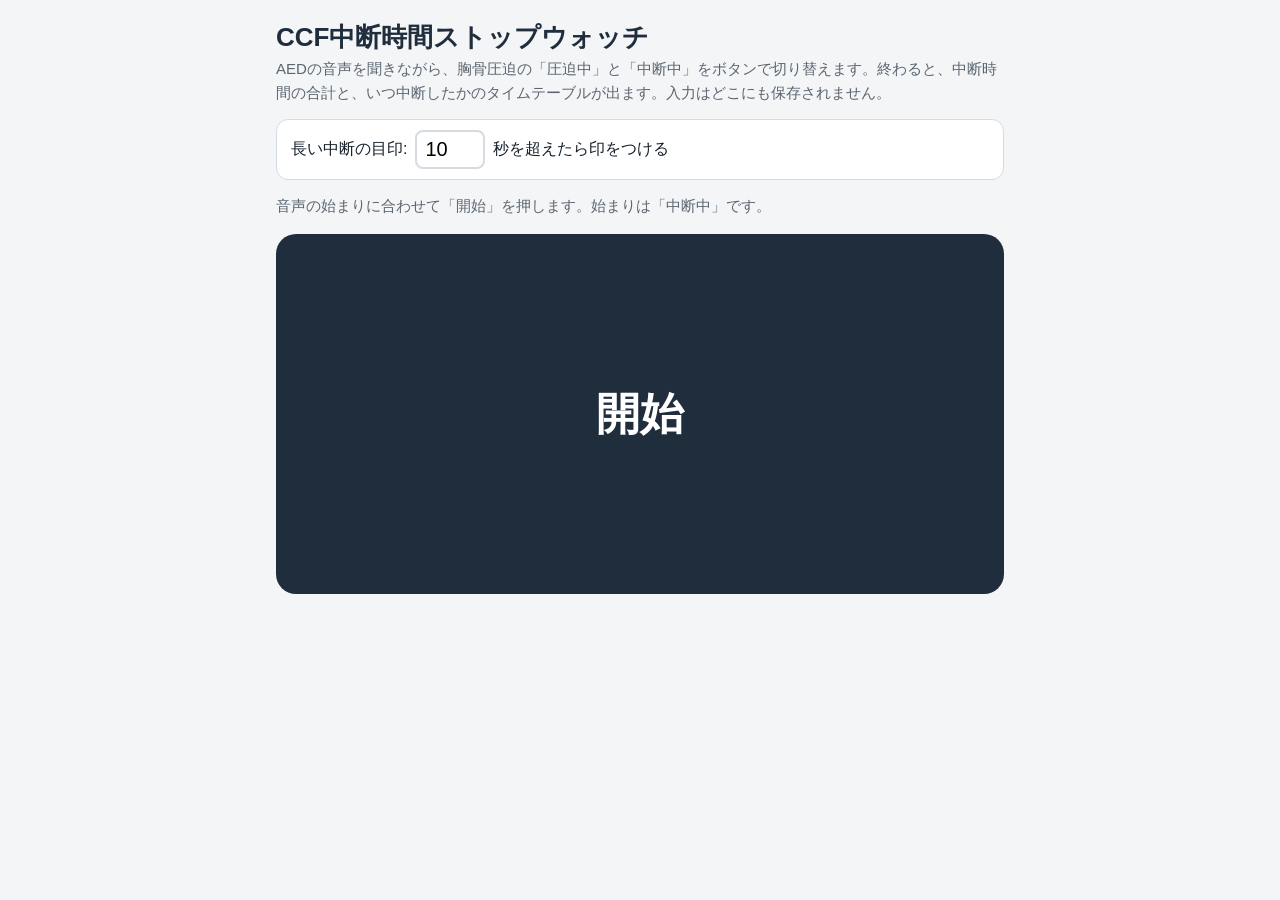
<file: apps/ccf/index.html>
<!DOCTYPE html>
<html lang="ja">
<head>
<script>/* まとめアプリ内：オフライン保存はまとめアプリ側で行う */if('serviceWorker' in navigator){try{Object.defineProperty(navigator.serviceWorker,'register',{value:function(){return Promise.reject(new Error('suite'))}})}catch(e){}}</script>
<meta charset="utf-8">
<meta name="viewport" content="width=device-width, initial-scale=1">
<meta name="robots" content="noindex, nofollow">
<title>CCF中断時間ストップウォッチ</title>
<style>
  :root{
    --navy:#1F2D3D; --orange:#D9531E; --green:#2E8B57; --red:#C0392B; --dark-red:#7a1010;
    --ink:#16212b; --muted:#5b6672; --line:#d5dbe1; --bg:#f4f5f6;
  }
  *{box-sizing:border-box;-webkit-tap-highlight-color:transparent;}
  html,body{margin:0;padding:0;background:var(--bg);color:var(--ink);
    font-family:"BIZ UDPゴシック","Meiryo","Hiragino Kaku Gothic ProN","Yu Gothic",sans-serif;}
  body{min-height:100vh;}
  .screen{display:none;max-width:760px;margin:0 auto;padding:16px 16px 40px;}
  .screen.active{display:block;}
  h1{font-size:26px;margin:4px 0 2px;color:var(--navy);}
  .sub{font-size:15px;color:var(--muted);margin:0 0 14px;line-height:1.6;}
  h2{font-size:18px;margin:22px 0 10px;color:var(--navy);}
  .btn{display:block;width:100%;border:none;border-radius:14px;font-size:22px;font-weight:700;
    padding:18px 10px;margin-top:16px;color:#fff;background:var(--navy);cursor:pointer;
    touch-action:manipulation;font-family:inherit;}
  .btn.sub-btn{background:#fff;color:var(--navy);border:2px solid var(--navy);}
  .btn.ghost{background:transparent;color:var(--muted);border:none;font-size:16px;font-weight:400;padding:12px;}
  .btn.end{background:#fff;color:var(--navy);border:2px solid var(--navy);font-size:20px;padding:14px 10px;}
  .setting{background:#fff;border:1px solid var(--line);border-radius:12px;padding:10px 14px;font-size:16px;
    display:flex;align-items:center;gap:8px;flex-wrap:wrap;}
  .setting input{width:70px;font-size:20px;padding:6px 8px;border:2px solid var(--line);border-radius:8px;font-family:inherit;}
  .timer{font-size:72px;font-weight:700;text-align:center;margin:10px 0 0;color:var(--navy);
    font-variant-numeric:tabular-nums;}
  .timer-label{text-align:center;color:var(--muted);font-size:16px;margin:0;}
  .live{display:flex;justify-content:center;gap:18px;flex-wrap:wrap;margin:10px 0 0;font-size:20px;font-weight:700;
    color:var(--navy);font-variant-numeric:tabular-nums;}
  .live span{background:#fff;border:1px solid var(--line);border-radius:10px;padding:6px 12px;}
  #toggleBtn{display:flex;width:100%;min-height:46vh;border:none;border-radius:20px;
    margin-top:14px;color:#fff;font-weight:700;font-family:inherit;cursor:pointer;
    touch-action:manipulation;user-select:none;-webkit-user-select:none;
    flex-direction:column;align-items:center;justify-content:center;gap:10px;}
  #toggleBtn .big{font-size:56px;line-height:1.1;}
  #toggleBtn .small{font-size:22px;font-weight:400;}
  #toggleBtn .cur{font-size:30px;font-variant-numeric:tabular-nums;min-height:1.2em;}
  #toggleBtn.pause{background:var(--red);}
  #toggleBtn.compress{background:var(--green);}
  #startBtn{min-height:40vh;font-size:44px;border-radius:20px;background:var(--navy);}
  .key{font-size:13px;color:var(--muted);text-align:center;margin:8px 0 0;}
  .result{background:#fff;border:1px solid var(--line);border-radius:16px;padding:18px;margin-top:12px;}
  .main-num{font-size:80px;font-weight:700;color:var(--navy);text-align:center;margin:6px 0 0;
    font-variant-numeric:tabular-nums;line-height:1.1;}
  .main-num small{font-size:28px;margin-left:6px;}
  .main-label{text-align:center;color:var(--muted);font-size:16px;margin:0 0 14px;}
  .row{display:flex;justify-content:space-between;gap:10px;border-top:1px solid var(--line);
    padding:12px 0;font-size:19px;}
  .row span:first-child{color:var(--muted);}
  .row b{color:var(--navy);text-align:right;}
  table{border-collapse:collapse;width:100%;font-size:18px;font-variant-numeric:tabular-nums;}
  th,td{border-bottom:1px solid var(--line);padding:9px 6px;text-align:left;}
  th{font-size:14px;color:var(--muted);font-weight:400;}
  td.num,th.num{text-align:right;}
  tr.first td{color:var(--muted);}
  .mark{display:inline-block;background:var(--dark-red);color:#fff;border-radius:4px;padding:0 6px;font-size:14px;}
  .bar{position:relative;height:36px;background:var(--green);border:1px solid #555;border-radius:4px;overflow:hidden;margin-top:6px;}
  .bar .seg{position:absolute;top:0;bottom:0;background:var(--red);}
  .bar .seg.long{background:var(--dark-red);}
  .bar .seg.first{background:#9aa3ab;}
  .ticks{position:relative;height:22px;font-size:12px;color:var(--muted);}
  .ticks span{position:absolute;transform:translateX(-50%);white-space:nowrap;}
  .legend{display:flex;flex-wrap:wrap;gap:14px;font-size:13px;color:var(--muted);}
  .legend i{display:inline-block;width:16px;height:12px;vertical-align:-1px;margin-right:4px;border:1px solid #555;}
  .msg{border-radius:12px;padding:12px 14px;margin-top:12px;font-size:16px;background:#fff4e5;color:#8a4b00;}
  .notice{font-size:14px;color:var(--muted);margin-top:18px;line-height:1.6;}
  .overlay{position:fixed;inset:0;background:rgba(22,33,43,.55);display:none;align-items:center;
    justify-content:center;padding:20px;z-index:50;}
  .overlay.on{display:flex;}
  .dialog{background:#fff;border-radius:16px;padding:22px;max-width:420px;width:100%;}
  .dialog p{font-size:20px;line-height:1.6;margin:0 0 6px;}
  .dialog .btn{margin-top:12px;}
  @media (min-width:700px){
    .timer{font-size:96px;}
    #toggleBtn .big{font-size:72px;}
  }
  @media print{
    body{background:#fff;}
    .screen{padding:0;max-width:none;}
    .noprint,.btn{display:none !important;}
    .result{border:1px solid #999;padding:10px;break-inside:avoid;}
    .main-num{font-size:44px;}
    table{font-size:13px;} th,td{padding:4px;}
    .row{font-size:14px;padding:6px 0;}
    .bar,.bar .seg,.legend i,.mark{-webkit-print-color-adjust:exact;print-color-adjust:exact;}
  }
</style>
</head>
<body>

<!-- 画面1:開始前 -->
<div id="screen1" class="screen active">
  <h1>CCF中断時間ストップウォッチ</h1>
  <p class="sub">AEDの音声を聞きながら、胸骨圧迫の「圧迫中」と「中断中」をボタンで切り替えます。終わると、中断時間の合計と、いつ中断したかのタイムテーブルが出ます。入力はどこにも保存されません。</p>
  <div class="setting noprint">長い中断の目印:<input id="longSec" inputmode="numeric" value="10">秒を超えたら印をつける</div>
  <p class="sub" style="margin-top:14px">音声の始まりに合わせて「開始」を押します。始まりは「中断中」です。</p>
  <button class="btn" id="startBtn">開始</button>
</div>

<!-- 画面2:測定 -->
<div id="screen2" class="screen">
  <div class="timer" id="timer">0:00</div>
  <p class="timer-label">開始からの時間</p>
  <div class="live">
    <span>中断合計 <b id="liveTotal">0</b>秒</span>
    <span>中断 <b id="liveCount">0</b>回</span>
  </div>
  <button id="toggleBtn" class="pause" type="button">
    <span class="big" id="stateText">中断中</span>
    <span class="cur" id="curText"></span>
    <span class="small" id="stateHint">圧迫を始めたら押す</span>
  </button>
  <p class="key">パソコンでは、スペースキーでも切り替えられます。</p>
  <button class="btn end" id="endBtn">終了</button>
  <button class="btn ghost" id="abortBtn">測定をやめて最初に戻る</button>
</div>

<!-- 画面3:結果 -->
<div id="screen3" class="screen">
  <h1>結果</h1>
  <div class="result">
    <p class="main-num" id="rTotal">--</p>
    <p class="main-label">中断時間合計(秒)</p>
    <div class="row"><span>測定時間</span><b id="rDuration"></b></div>
    <div class="row"><span>CCF</span><b id="rCcf"></b></div>
    <div class="row"><span>うち、開始から最初の圧迫まで</span><b id="rFirst"></b></div>
    <div class="row"><span>中断の回数(最初の圧迫の後)</span><b id="rCount"></b></div>
    <div class="row"><span>いちばん長い中断</span><b id="rMax"></b></div>
    <div class="row"><span id="rLongLab">10秒を超えた中断</span><b id="rLong"></b></div>
  </div>
  <div id="rMsg"></div>
  <p class="notice">様式2のCPAタブ欄外に入れるときは、「心停止中の活動時間(秒)」に測定時間の秒数、「中断時間合計(秒)」に上の合計を入れます(自己心拍が再開していた時間がある場合は、その分を測定時間から除いてください)。</p>

  <div class="result">
    <h2 style="margin-top:0">タイムテーブル</h2>
    <table>
      <thead><tr><th>No</th><th>開始から</th><th class="num">長さ(秒)</th><th></th></tr></thead>
      <tbody id="rTable"></tbody>
    </table>
    <h2>時間の帯</h2>
    <div class="legend">
      <span><i style="background:var(--green)"></i>圧迫中</span>
      <span><i style="background:#9aa3ab"></i>開始から最初の圧迫まで</span>
      <span><i style="background:var(--red)"></i>中断</span>
      <span><i style="background:var(--dark-red)"></i>目印を超えた中断</span>
    </div>
    <div class="bar" id="bar"></div>
    <div class="ticks" id="ticks"></div>
  </div>

  <button class="btn" id="printBtn">印刷する</button>
  <button class="btn sub-btn" id="againBtn">もう一度測る</button>
</div>

<div class="overlay" id="overlay">
  <div class="dialog">
    <p id="dialogMsg"></p>
    <button class="btn" id="dialogYes">はい</button>
    <button class="btn sub-btn" id="dialogNo">いいえ</button>
  </div>
</div>

<script>
(function () {
  "use strict";
  var $ = function (id) { return document.getElementById(id); };

  // toggles: 状態を切り替えた時刻(開始からのms、昇順)。開始時は「中断中」。
  var t0 = 0, toggles = [], running = false, tick = null, endMs = 0, wakeLock = null;

  function now() { return performance.now() - t0; }
  function isPause() { return toggles.length % 2 === 0; }
  function mmss(sec) { var m = Math.floor(sec / 60), s = Math.floor(sec % 60); return m + ":" + (s < 10 ? "0" : "") + s; }
  function elapsedJa(sec) { var m = Math.floor(sec / 60), s = sec % 60; return m + "分" + (s < 10 ? "0" : "") + s + "秒"; }

  function show(id) {
    ["screen1", "screen2", "screen3"].forEach(function (s) { $(s).classList.toggle("active", s === id); });
    window.scrollTo(0, 0);
  }

  // 中断の区間([始まり, 終わり] ms)を作る。最初の区間は「開始から最初の圧迫まで」
  function pauseSegments(endAt) {
    var segs = [], start = 0;
    for (var i = 0; i < toggles.length; i++) {
      if (i % 2 === 0) { segs.push([start, toggles[i]]); }
      else { start = toggles[i]; }
    }
    if (toggles.length % 2 === 0) segs.push([start, endAt]);
    return segs;
  }

  function render() {
    var t = now();
    $("timer").textContent = mmss(t / 1000);
    var segs = pauseSegments(t), total = 0;
    segs.forEach(function (s) { total += s[1] - s[0]; });
    $("liveTotal").textContent = Math.floor(total / 1000);
    $("liveCount").textContent = Math.floor(toggles.length / 2); // 最初の圧迫の後に止まった回数
    if (isPause()) {
      var cur = t - (toggles.length ? toggles[toggles.length - 1] : 0);
      $("curText").textContent = Math.floor(cur / 1000) + "秒";
    } else {
      $("curText").textContent = "";
    }
  }

  function setState() {
    var p = isPause(), b = $("toggleBtn");
    b.className = p ? "pause" : "compress";
    $("stateText").textContent = p ? "中断中" : "圧迫中";
    $("stateHint").textContent = p ? "圧迫を再開したら押す" : "圧迫が止まったら押す";
    if (p && toggles.length === 0) $("stateHint").textContent = "圧迫を始めたら押す";
  }

  function start() {
    toggles = []; t0 = performance.now(); running = true;
    setState(); show("screen2"); render();
    tick = setInterval(render, 200);
    try { if (navigator.wakeLock) navigator.wakeLock.request("screen").then(function (w) { wakeLock = w; }, function () {}); } catch (e) {}
  }

  function toggle() {
    if (!running) return;
    var t = now();
    if (toggles.length && t - toggles[toggles.length - 1] < 250) return; // 二度押し防止
    toggles.push(t);
    setState(); render();
  }

  function stop() {
    running = false; endMs = now();
    clearInterval(tick);
    try { if (wakeLock) { wakeLock.release(); wakeLock = null; } } catch (e) {}
  }

  function finish() {
    stop();
    // 切り替えの時刻を1秒単位にそろえてから計算する(長さの合計と表示が必ず一致するように)
    var endS = Math.round(endMs / 1000);
    var ts = toggles.map(function (x) { return Math.min(endS, Math.round(x / 1000)); });
    var segs = [], st = 0;
    for (var i = 0; i < ts.length; i++) {
      if (i % 2 === 0) segs.push([st, ts[i]]); else st = ts[i];
    }
    if (ts.length % 2 === 0) segs.push([st, endS]);

    var longSec = parseInt($("longSec").value, 10); if (isNaN(longSec) || longSec < 0) longSec = 10;
    var compressed = ts.length > 0;
    var first = segs[0], rest = segs.slice(1).filter(function (s) { return s[1] - s[0] > 0; });
    var firstLen = first[1] - first[0];
    var total = firstLen + rest.reduce(function (a, s) { return a + s[1] - s[0]; }, 0);

    $("rTotal").innerHTML = total + "<small>秒</small>";
    $("rDuration").textContent = endS + "秒(" + elapsedJa(endS) + ")";
    $("rCcf").textContent = endS > 0 ? ((endS - total) / endS * 100).toFixed(1) + "%" : "—";
    $("rFirst").textContent = compressed ? firstLen + "秒" : "圧迫開始なし";
    $("rCount").textContent = rest.length + "回";
    var mx = rest.reduce(function (m, s) { return (s[1] - s[0]) > (m[1] - m[0]) ? s : m; }, [0, 0]);
    $("rMax").textContent = rest.length ? (mx[1] - mx[0]) + "秒(開始から" + elapsedJa(mx[0]) + ")" : "—";
    var longs = rest.filter(function (s) { return s[1] - s[0] > longSec; });
    $("rLongLab").textContent = longSec + "秒を超えた中断";
    $("rLong").textContent = longs.length + "回(計" + longs.reduce(function (a, s) { return a + s[1] - s[0]; }, 0) + "秒)";
    $("rMsg").innerHTML = compressed ? "" : '<div class="msg">「圧迫中」に一度も切り替わらなかったため、測定時間のすべてを中断として数えています。</div>';

    // タイムテーブル
    var tb = $("rTable"); tb.innerHTML = "";
    var tr = document.createElement("tr"); tr.className = "first";
    tr.innerHTML = "<td>—</td><td>開始から最初の圧迫まで</td><td class='num'>" + firstLen + "</td><td></td>";
    tb.appendChild(tr);
    rest.forEach(function (s, i) {
      var len = s[1] - s[0], r = document.createElement("tr");
      r.innerHTML = "<td>" + (i + 1) + "</td><td>" + elapsedJa(s[0]) + "</td><td class='num'>" + len + "</td><td>" +
        (len > longSec ? "<span class='mark'>" + longSec + "秒超</span>" : "") + "</td>";
      tb.appendChild(r);
    });
    var sum = document.createElement("tr");
    sum.innerHTML = "<td></td><td><b>合計</b></td><td class='num'><b>" + total + "</b></td><td></td>";
    tb.appendChild(sum);

    // 時間の帯
    var bar = $("bar"), ticks = $("ticks"); bar.innerHTML = ""; ticks.innerHTML = "";
    if (endS > 0) {
      segs.forEach(function (s, i) {
        if (s[1] - s[0] <= 0) return;
        var d = document.createElement("div");
        d.className = "seg" + (i === 0 ? " first" : (s[1] - s[0] > longSec ? " long" : ""));
        d.style.left = (s[0] / endS * 100) + "%";
        d.style.width = Math.max(0.3, (s[1] - s[0]) / endS * 100) + "%";
        bar.appendChild(d);
      });
      var step = endS <= 600 ? 60 : endS <= 1800 ? 120 : endS <= 3600 ? 300 : 600;
      for (var t = 0; t <= endS; t += step) {
        var sp = document.createElement("span"); sp.style.left = (t / endS * 100) + "%"; sp.textContent = (t / 60) + "分";
        ticks.appendChild(sp);
      }
    }
    show("screen3");
  }

  // 確認ダイアログ
  var onYes = null;
  function ask(msg, yes) { $("dialogMsg").textContent = msg; onYes = yes; $("overlay").classList.add("on"); }
  $("dialogYes").addEventListener("click", function () { $("overlay").classList.remove("on"); var f = onYes; onYes = null; if (f) f(); });
  $("dialogNo").addEventListener("click", function () { $("overlay").classList.remove("on"); onYes = null; });

  $("startBtn").addEventListener("click", start);
  $("toggleBtn").addEventListener("pointerdown", function (e) { e.preventDefault(); toggle(); });
  $("toggleBtn").addEventListener("click", function (e) { e.preventDefault(); });
  $("endBtn").addEventListener("click", function () {
    if (!running) return;
    ask("測定を終了して、結果を出しますか?", finish);
  });
  $("abortBtn").addEventListener("click", function () {
    ask("測定をやめて最初に戻りますか?(結果は残りません)", function () { stop(); show("screen1"); });
  });
  $("printBtn").addEventListener("click", function () { window.print(); });
  $("againBtn").addEventListener("click", function () {
    ask("結果を消して、最初に戻りますか?", function () { show("screen1"); });
  });
  document.addEventListener("keydown", function (e) {
    if (e.code === "Space" && running && !$("overlay").classList.contains("on")) { e.preventDefault(); toggle(); }
  });
  window.addEventListener("beforeunload", function (e) {
    if (running) { e.preventDefault(); e.returnValue = ""; }
  });
})();
</script>
</body>
</html>
</file>
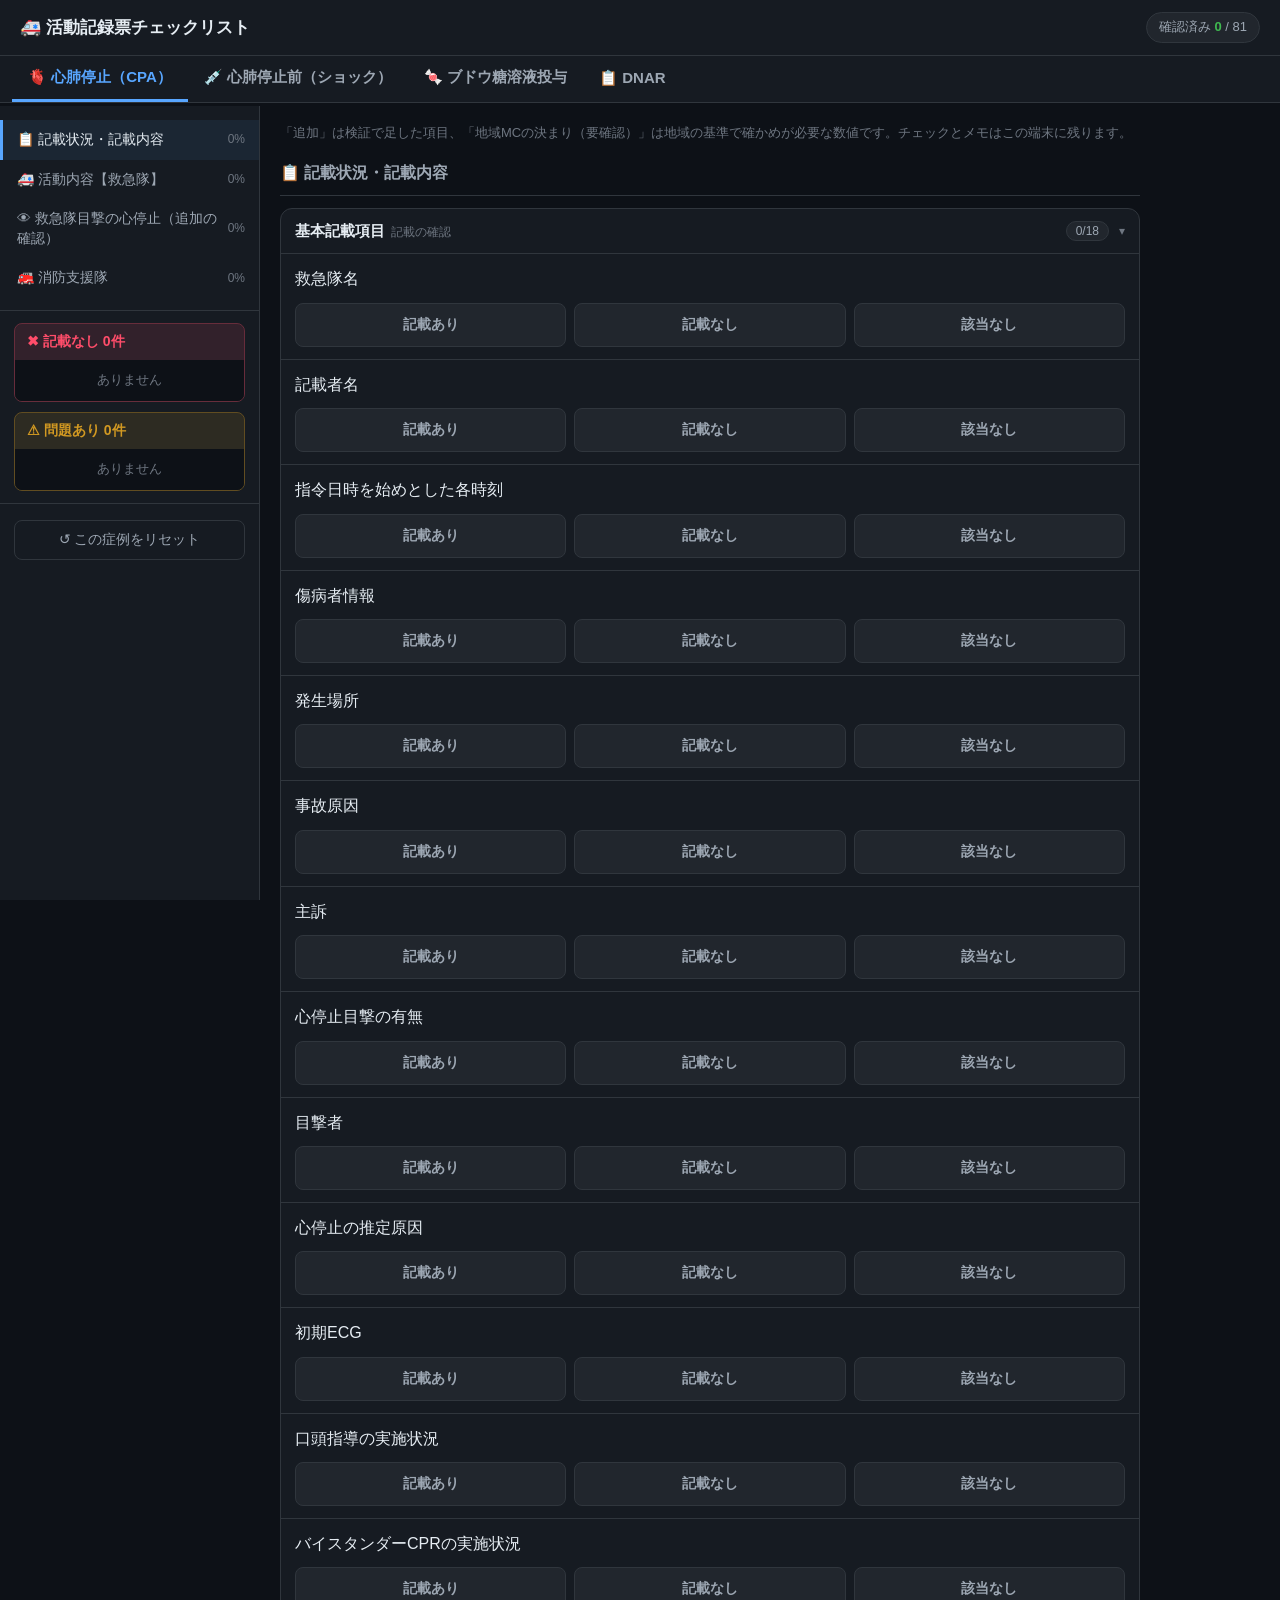
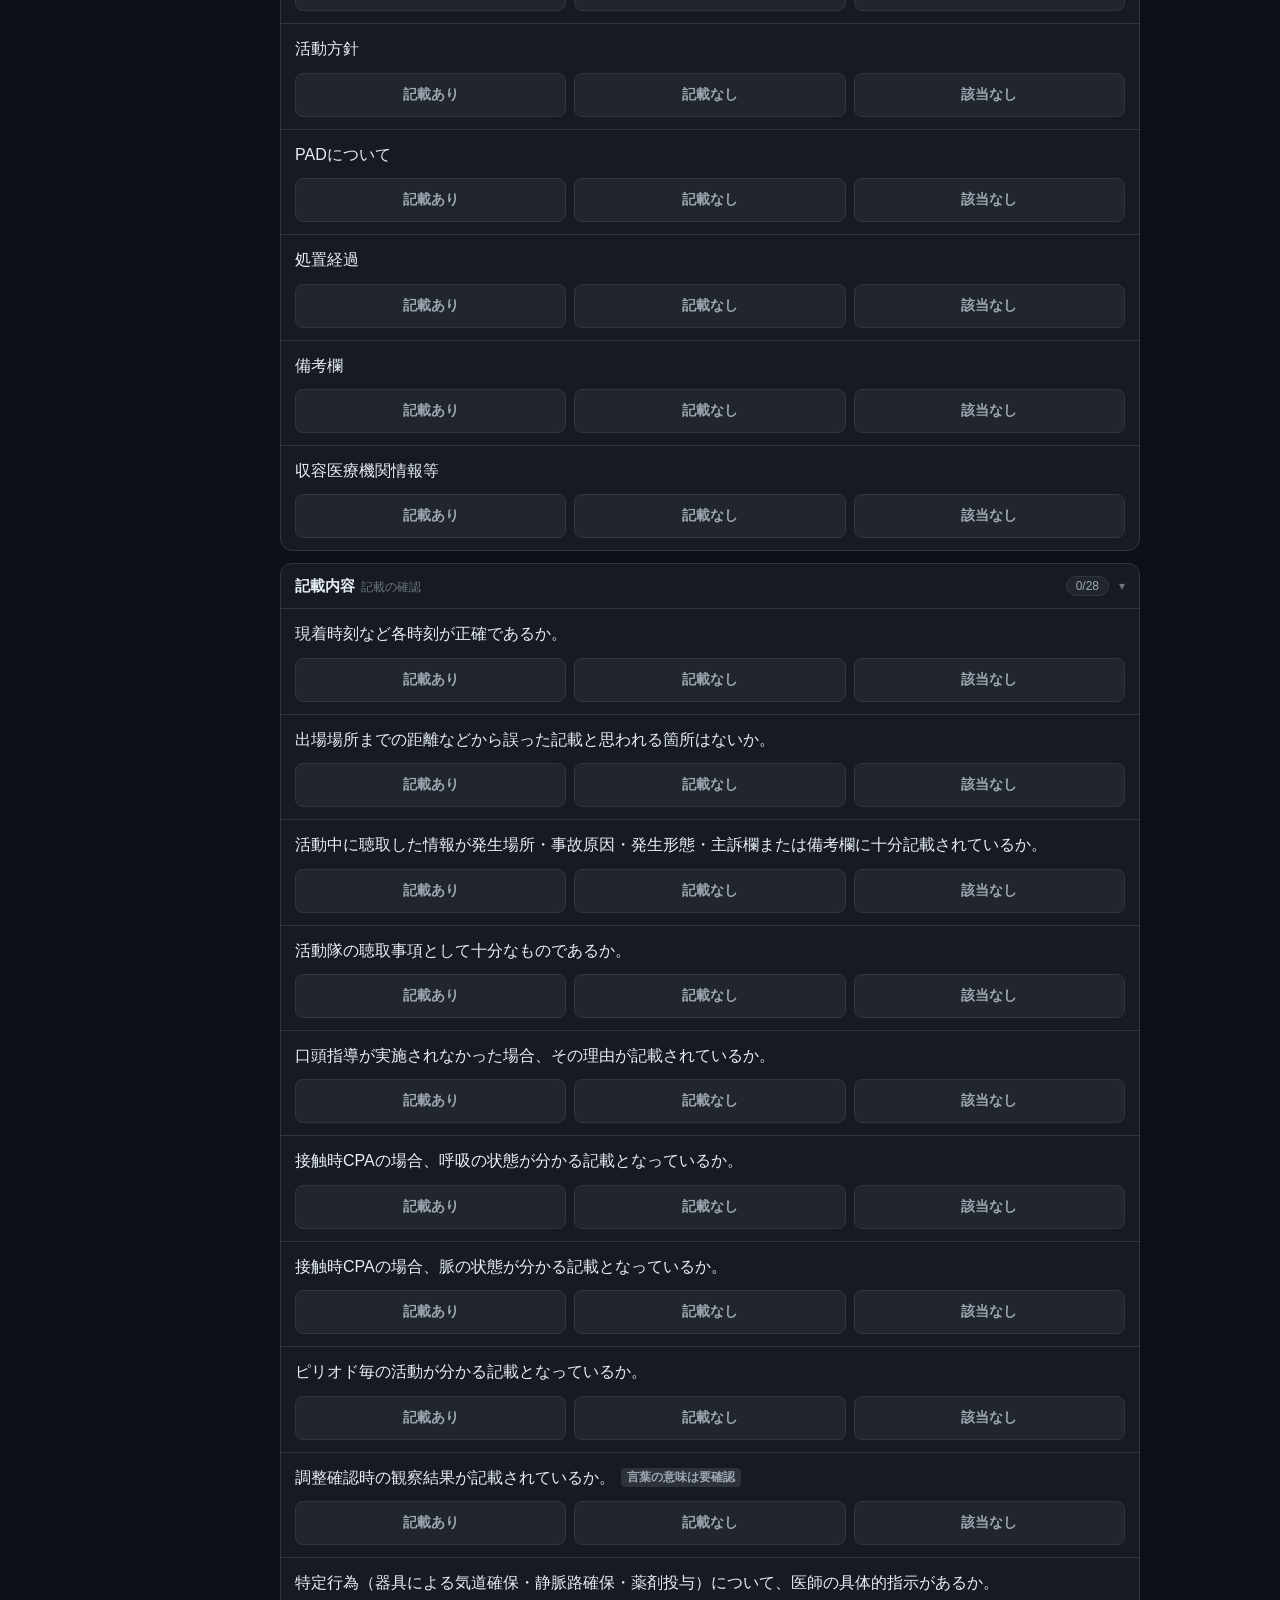
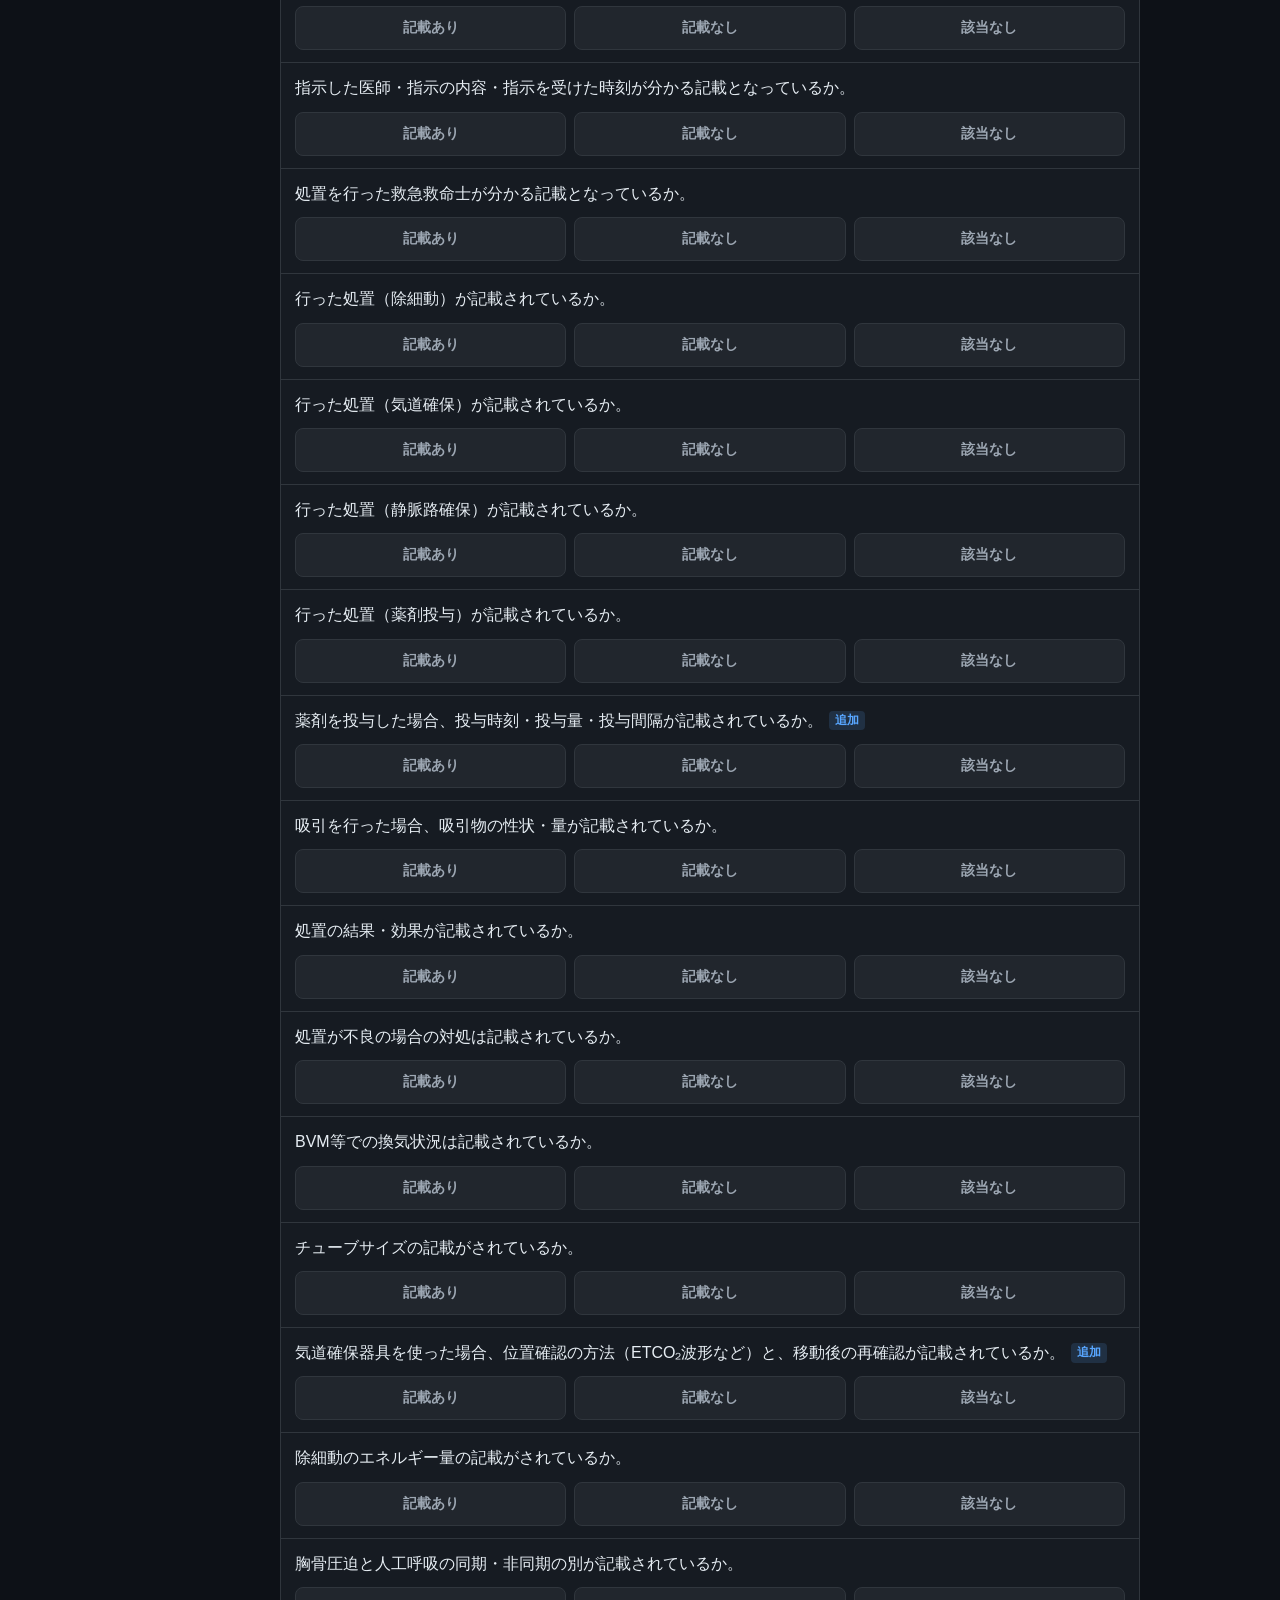
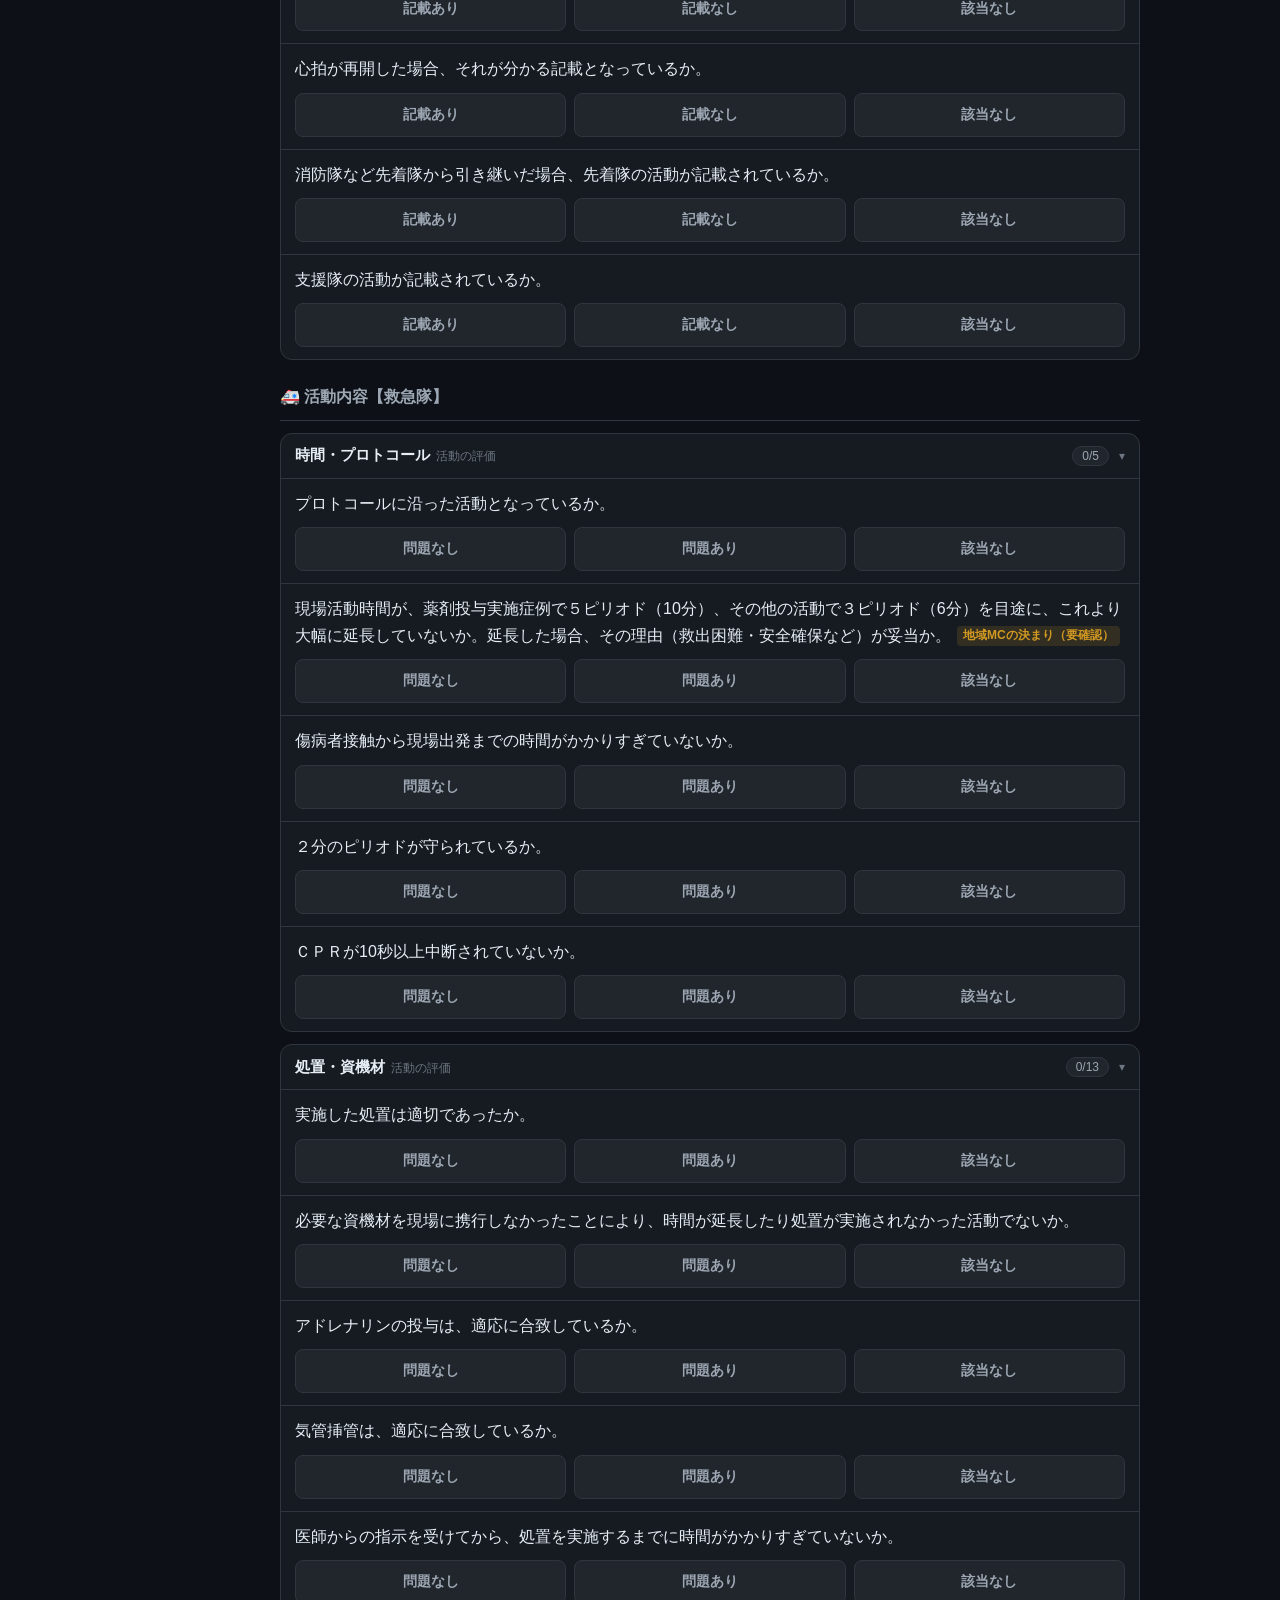
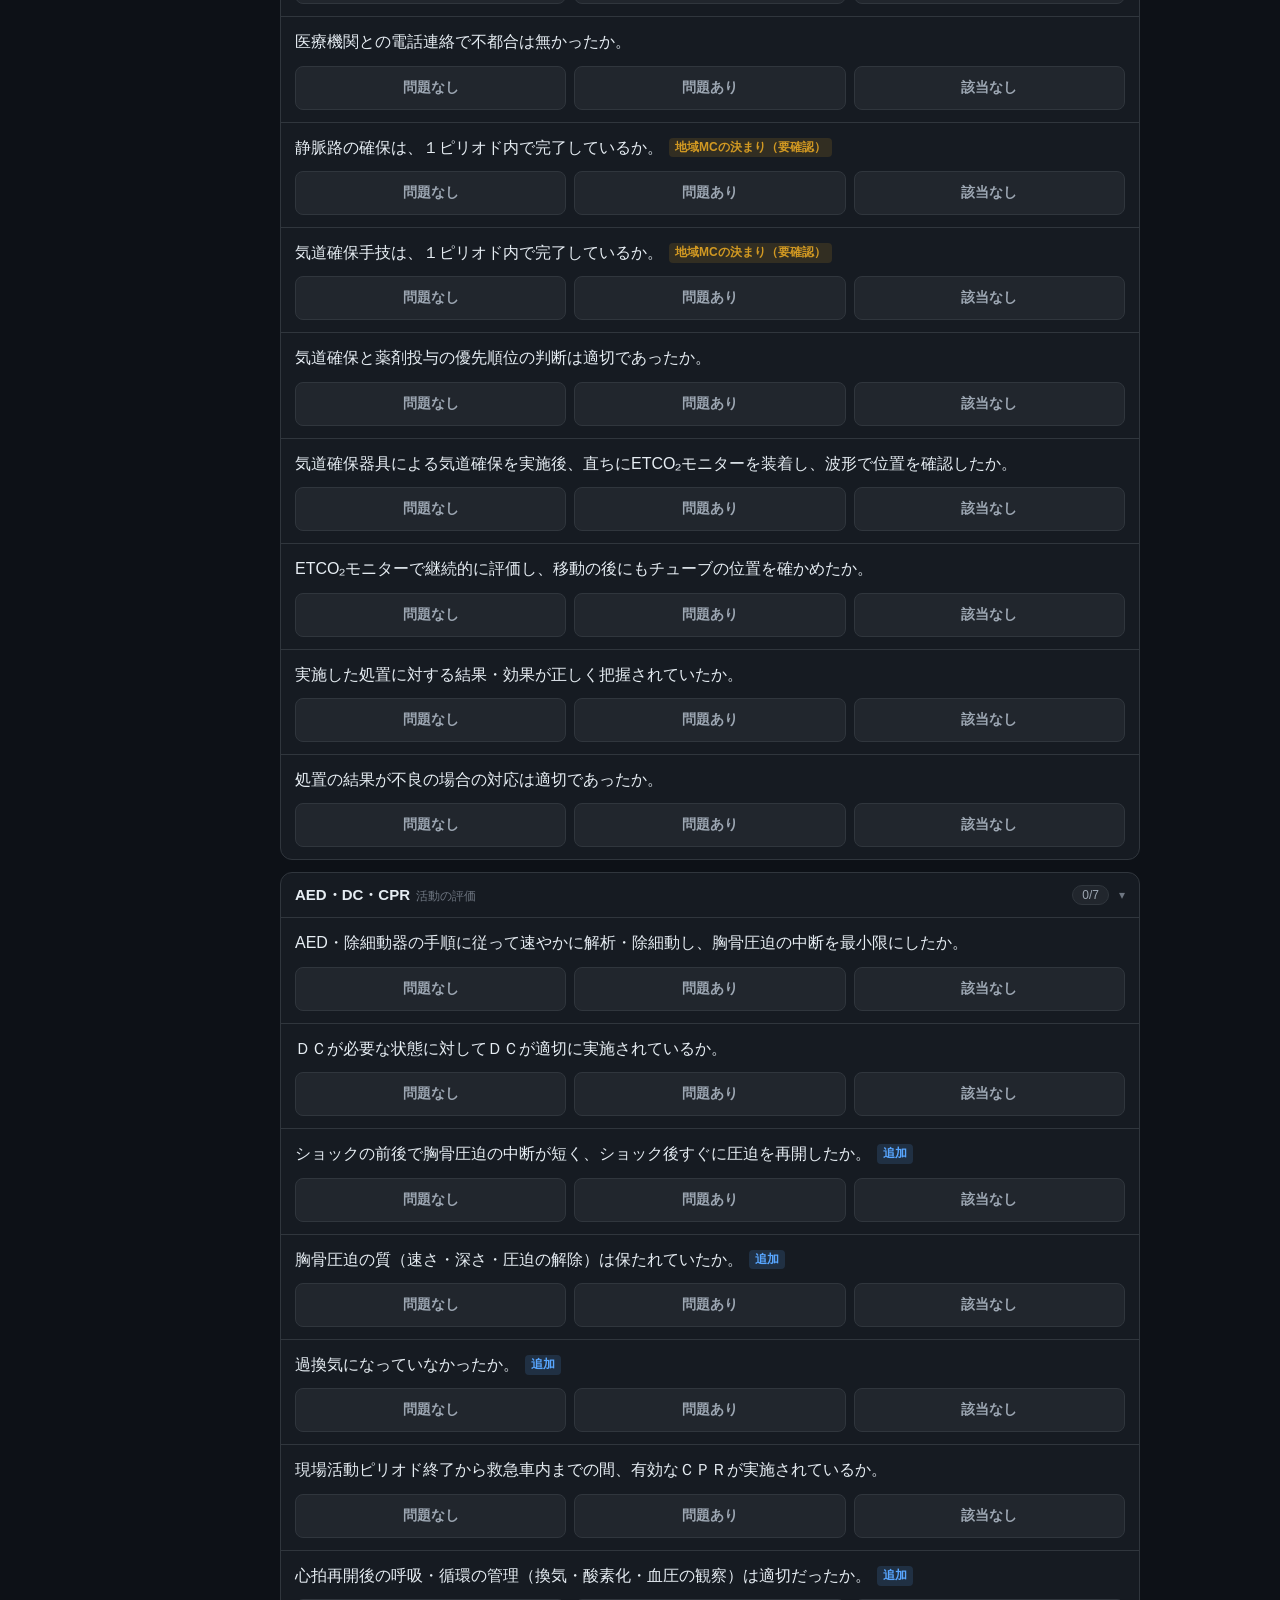
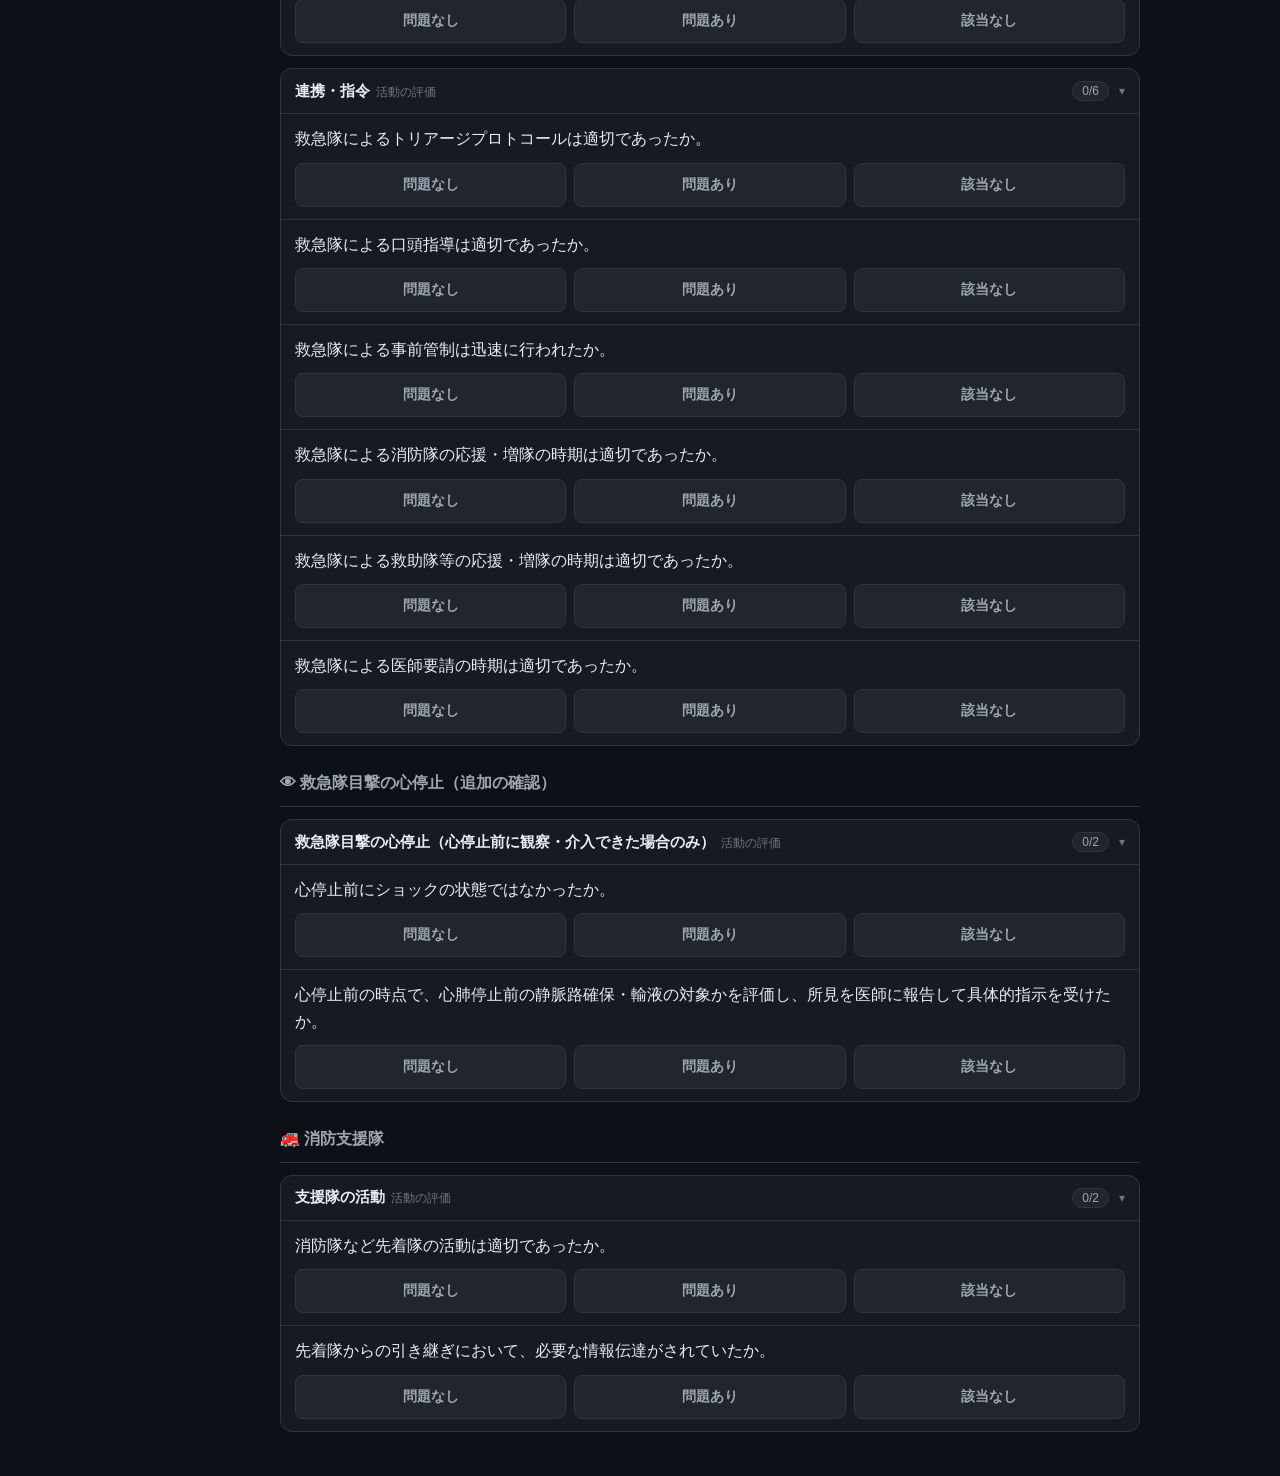
<file: apps/check/index.html>
<!DOCTYPE html>
<html lang="ja">
<head>
<script>/* まとめアプリ内：オフライン保存はまとめアプリ側で行う */if('serviceWorker' in navigator){try{Object.defineProperty(navigator.serviceWorker,'register',{value:function(){return Promise.reject(new Error('suite'))}})}catch(e){}}</script>
<meta charset="UTF-8">
<meta name="viewport" content="width=device-width, initial-scale=1.0">
<title>活動記録票チェックリスト</title>
<style>
:root {
  --bg:#0d1117;--bg2:#161b22;--bg3:#21262d;--border:#30363d;
  --text:#e6edf3;--text2:#9da7b3;--text3:#6e7681;
  --ok:#3fb950;--ng:#ff4d6a;--na:#5a6a8a;--warn:#d29922;
  --accent:#58a6ff;--r:8px;--r-lg:12px;
}
*,*::before,*::after{box-sizing:border-box;margin:0;padding:0;}
body{background:var(--bg);color:var(--text);font-family:-apple-system,BlinkMacSystemFont,'Hiragino Sans','Yu Gothic UI','Meiryo',sans-serif;font-size:16px;line-height:1.6;min-height:100vh;}
button,textarea{font-family:inherit;}

header{background:var(--bg2);border-bottom:1px solid var(--border);padding:0 20px;display:flex;align-items:center;gap:12px;height:56px;position:sticky;top:0;z-index:100;}
.hd-main{font-size:17px;font-weight:700;}
.hd-badge{margin-left:auto;font-size:13px;background:var(--bg3);border:1px solid var(--border);border-radius:99px;padding:4px 12px;color:var(--text2);white-space:nowrap;}
.hd-badge b{color:var(--ok);}

.tab-bar{background:var(--bg2);border-bottom:1px solid var(--border);display:flex;padding:0 12px;position:sticky;top:56px;z-index:99;overflow-x:auto;}
.tab-btn{padding:12px 16px;font-size:15px;font-weight:700;color:var(--text2);background:transparent;border:none;border-bottom:3px solid transparent;cursor:pointer;white-space:nowrap;}
.tab-btn.active{color:var(--accent);border-bottom-color:var(--accent);}

.app{display:grid;grid-template-columns:260px 1fr;min-height:calc(100vh - 106px);}
aside{background:var(--bg2);border-right:1px solid var(--border);padding:14px 0;position:sticky;top:106px;height:calc(100vh - 106px);overflow-y:auto;}
.side-items{display:flex;flex-direction:column;}
.side-item{display:flex;align-items:center;gap:8px;padding:10px 14px;font-size:14px;color:var(--text2);cursor:pointer;border-left:3px solid transparent;line-height:1.4;background:none;border-top:none;border-right:none;border-bottom:none;text-align:left;}
.side-item:hover{background:var(--bg3);color:var(--text);}
.side-item.active{color:var(--text);background:rgba(88,166,255,0.08);border-left-color:var(--accent);}
.side-pct{margin-left:auto;font-size:12px;color:var(--text3);flex-shrink:0;}
.side-pct.done{color:var(--ok);}
.side-divider{border:none;border-top:1px solid var(--border);margin:12px 0;}
.reset-btn{margin:4px 14px 0;width:calc(100% - 28px);padding:10px;background:transparent;border:1px solid var(--border);color:var(--text2);border-radius:var(--r);font-size:14px;cursor:pointer;}
.reset-btn:hover{border-color:var(--text2);color:var(--text);}

.sum{margin:0 14px 10px;border-radius:var(--r);overflow:hidden;border:1px solid var(--bdc);}
.sum.ng{--c:var(--ng);--bdc:rgba(255,77,106,0.35);--hb:rgba(255,77,106,0.12);}
.sum.pb{--c:var(--warn);--bdc:rgba(210,153,34,0.4);--hb:rgba(210,153,34,0.12);}
.sum-head{background:var(--hb);padding:9px 12px;font-size:14px;font-weight:700;color:var(--c);cursor:pointer;user-select:none;width:100%;border:none;text-align:left;}
.sum-body{background:var(--bg);max-height:320px;overflow-y:auto;}
.sum-item{padding:8px 12px;font-size:13px;color:var(--text2);border-bottom:1px solid var(--border);line-height:1.5;cursor:pointer;}
.sum-item:last-child{border-bottom:none;}
.sum-item:hover{background:var(--bg3);color:var(--text);}
.sum-item .memo{display:block;color:var(--text);margin-top:2px;}
.sum-empty{padding:10px 12px;font-size:13px;color:var(--text3);text-align:center;}

main{padding:20px;max-width:900px;}
.tab-panel{display:none;}
.tab-panel.active{display:block;}
.section-block{margin-bottom:24px;scroll-margin-top:116px;}
.sec-title{font-size:16px;font-weight:700;color:var(--text2);padding-bottom:10px;border-bottom:1px solid var(--border);margin-bottom:12px;}

.card{background:var(--bg2);border:1px solid var(--border);border-radius:var(--r-lg);margin-bottom:12px;overflow:hidden;}
.card.all-done{border-color:rgba(63,185,80,0.4);}
.card-head{display:flex;align-items:center;gap:10px;padding:12px 14px;cursor:pointer;user-select:none;width:100%;background:none;border:none;color:var(--text);text-align:left;}
.card-head:hover{background:var(--bg3);}
.card-name{font-size:15px;font-weight:700;flex:1;}
.card-kind{font-size:12px;color:var(--text3);font-weight:400;margin-left:6px;}
.card-badge{font-size:12px;padding:2px 9px;border-radius:99px;background:var(--bg3);color:var(--text2);border:1px solid var(--border);}
.card-badge.done{color:var(--ok);border-color:rgba(63,185,80,0.4);}
.chev{color:var(--text3);font-size:12px;transition:transform .2s;}
.card.collapsed .chev{transform:rotate(-90deg);}
.card.collapsed .card-body{display:none;}
.card-body{border-top:1px solid var(--border);}

.item{padding:12px 14px;border-bottom:1px solid var(--border);scroll-margin-top:116px;}
.item:last-child{border-bottom:none;}
.item.st-ok{background:rgba(63,185,80,0.06);}
.item.st-ng{background:rgba(255,77,106,0.07);}
.item.st-pb{background:rgba(210,153,34,0.08);}
.item.st-na{background:rgba(90,106,138,0.07);}
.item.flash{outline:2px solid var(--accent);outline-offset:-2px;}
.label{font-size:16px;line-height:1.65;}
.item.st-ok .label,.item.st-na .label{color:var(--text2);}
.tag{display:inline-block;font-size:12px;font-weight:700;border-radius:4px;padding:0 6px;margin-left:6px;vertical-align:2px;white-space:nowrap;}
.tag.add{background:rgba(88,166,255,0.15);color:var(--accent);}
.tag.local{background:rgba(210,153,34,0.15);color:var(--warn);}
.tag.q{background:rgba(110,118,129,0.25);color:var(--text2);}
.btns{display:flex;gap:8px;margin-top:10px;}
.sbtn{flex:1;min-height:44px;border:1px solid var(--border);border-radius:var(--r);background:var(--bg3);color:var(--text2);font-size:14px;font-weight:700;cursor:pointer;}
.sbtn.on-ok{background:var(--ok);border-color:var(--ok);color:#fff;}
.sbtn.on-ng{background:var(--ng);border-color:var(--ng);color:#fff;}
.sbtn.on-pb{background:var(--warn);border-color:var(--warn);color:#111;}
.sbtn.on-na{background:var(--na);border-color:var(--na);color:#fff;}
.memo-in{display:block;width:100%;margin-top:10px;min-height:44px;padding:8px 10px;font-size:15px;color:var(--text);background:var(--bg);border:1px solid var(--border);border-radius:var(--r);resize:vertical;}
.memo-in:focus{outline:none;border-color:var(--accent);}
.note{font-size:13px;color:var(--text3);margin:0 0 16px;line-height:1.6;}

@media(max-width:760px){
  header{padding:0 14px;}
  .hd-main{font-size:15px;}
  .tab-btn{padding:11px 12px;font-size:14px;}
  .app{grid-template-columns:1fr;}
  aside{position:sticky;top:104px;height:auto;z-index:50;border-right:none;border-bottom:1px solid var(--border);padding:8px 0;}
  .side-items{flex-direction:row;overflow-x:auto;gap:6px;padding:0 12px;}
  .side-item{flex-shrink:0;border:1px solid var(--border);border-radius:99px;padding:6px 12px;font-size:13px;}
  .side-item.active{border-color:var(--accent);}
  .side-label,.side-divider,.side-extra{display:none;}
  .mobile-extra{display:block;}
  main{padding:14px;}
  .section-block,.item{scroll-margin-top:160px;}
}
@media(min-width:761px){.mobile-extra{display:none;}}
</style>
</head>
<body>

<header>
  <div class="hd-main">🚑 活動記録票チェックリスト</div>
  <div class="hd-badge">確認済み <b id="g-done">0</b> / <span id="g-total">0</span></div>
</header>

<div class="tab-bar" id="tab-bar"></div>
<div class="app">
  <aside id="aside"></aside>
  <main id="main"></main>
</div>

<script>
// 項目の書き方：文字列、または { t:文, add:追加した項目, local:地域MCの決まりで要確認, q:言葉の意味が要確認 }
// 群の kind：'rec'＝記載の確認（記載あり／記載なし／該当なし）、'act'＝活動の評価（問題なし／問題あり／該当なし）
const TABS = [
  { id:'cpa', name:'🫀 心肺停止（CPA）' },
  { id:'liq', name:'💉 心肺停止前（ショック）' },
  { id:'glu', name:'🍬 ブドウ糖溶液投与' },
  { id:'dnar', name:'📋 DNAR' },
];
const KIND = {
  rec: { name:'記載の確認', btn:[['ok','記載あり'],['ng','記載なし'],['na','該当なし']] },
  act: { name:'活動の評価', btn:[['ok','問題なし'],['pb','問題あり'],['na','該当なし']] },
};

// ── 共通の項目 ──
const BASIC_COMMON = ['救急隊名','記載者名','指令日時を始めとした各時刻','傷病者情報','発生場所','事故原因','主訴'];
const REC_HEAD = [
  '現着時刻など各時刻が正確であるか。',
  '出場場所までの距離などから誤った記載と思われる箇所はないか。',
  '活動中に聴取した情報が発生場所・事故原因・発生形態・主訴欄または備考欄に十分記載されているか。',
];
const REC_SHOCK_OBS = [
  '意識の状態が分かる記載となっているか。',
  '呼吸の状態が分かる記載となっているか。',
  '脈拍の状態が分かる記載となっているか。',
  '顔色・皮膚の状態（色調・冷感・湿潤）が分かる記載となっているか。',
];
const REC_CPA_PROC = [
  '口頭指導が実施されなかった場合、その理由が記載されているか。',
  '接触時CPAの場合、呼吸の状態が分かる記載となっているか。',
  '接触時CPAの場合、脈の状態が分かる記載となっているか。',
  'ピリオド毎の活動が分かる記載となっているか。',
  { t:'調整確認時の観察結果が記載されているか。', q:true },
  '特定行為（器具による気道確保・静脈路確保・薬剤投与）について、医師の具体的指示があるか。',
  '指示した医師・指示の内容・指示を受けた時刻が分かる記載となっているか。',
  '処置を行った救急救命士が分かる記載となっているか。',
  '行った処置（除細動）が記載されているか。',
  '行った処置（気道確保）が記載されているか。',
  '行った処置（静脈路確保）が記載されているか。',
  '行った処置（薬剤投与）が記載されているか。',
  { t:'薬剤を投与した場合、投与時刻・投与量・投与間隔が記載されているか。', add:true },
  '吸引を行った場合、吸引物の性状・量が記載されているか。',
  '処置の結果・効果が記載されているか。',
  '処置が不良の場合の対処は記載されているか。',
  'BVM等での換気状況は記載されているか。',
  'チューブサイズの記載がされているか。',
  { t:'気道確保器具を使った場合、位置確認の方法（ETCO₂波形など）と、移動後の再確認が記載されているか。', add:true },
  '除細動のエネルギー量の記載がされているか。',
  '胸骨圧迫と人工呼吸の同期・非同期の別が記載されているか。',
  '心拍が再開した場合、それが分かる記載となっているか。',
];
const REC_TEAM = [
  '消防隊など先着隊から引き継いだ場合、先着隊の活動が記載されているか。',
  '支援隊の活動が記載されているか。',
];
const SUPPORT = { title:'🚒 消防支援隊', groups:[
  { name:'支援隊の活動', kind:'act', items:[
    '消防隊など先着隊の活動は適切であったか。',
    '先着隊からの引き継ぎにおいて、必要な情報伝達がされていたか。',
  ]},
]};
const WITNESSED = [
  '心停止前にショックの状態ではなかったか。',
  '心停止前の時点で、心肺停止前の静脈路確保・輸液の対象かを評価し、所見を医師に報告して具体的指示を受けたか。',
];
const LINK = [
  '救急隊による事前管制は迅速に行われたか。',
  '救急隊による消防隊の応援・増隊の時期は適切であったか。',
  '救急隊による救助隊等の応援・増隊の時期は適切であったか。',
];
const PUNCTURE = { t:'静脈路確保にいたずらに時間を費やしておらず、穿刺回数は原則２回までとしているか。', local:true };
const PROC_COMMON = [
  '医師からの指示を受けてから、処置を実施するまでに時間がかかりすぎていないか。',
  '医療機関との電話連絡で不都合は無かったか。',
];
const RESULT = [
  '実施した処置に対する結果・効果が正しく把握されていたか。',
  '処置の結果が不良の場合の対応は適切であったか。',
];
const NO_GEAR = '必要な資機材を現場に携行しなかったことにより、時間が延長したり処置が実施されなかった活動でないか。';
const TO_DEPART = '傷病者接触から現場出発（現場処置終了後〜救急車内収容〜現場出発）まで時間がかかりすぎていないか。';

const DATA = {
  cpa: {
    s1: { title:'📋 記載状況・記載内容', groups:[
      { name:'基本記載項目', kind:'rec', items:[
        ...BASIC_COMMON,'心停止目撃の有無','目撃者','心停止の推定原因','初期ECG','口頭指導の実施状況',
        'バイスタンダーCPRの実施状況','活動方針','PADについて','処置経過','備考欄','収容医療機関情報等',
      ]},
      { name:'記載内容', kind:'rec', items:[ ...REC_HEAD, '活動隊の聴取事項として十分なものであるか。', ...REC_CPA_PROC, ...REC_TEAM ]},
    ]},
    s2: { title:'🚑 活動内容【救急隊】', groups:[
      { name:'時間・プロトコール', kind:'act', items:[
        'プロトコールに沿った活動となっているか。',
        { t:'現場活動時間が、薬剤投与実施症例で５ピリオド（10分）、その他の活動で３ピリオド（6分）を目途に、これより大幅に延長していないか。延長した場合、その理由（救出困難・安全確保など）が妥当か。', local:true },
        '傷病者接触から現場出発までの時間がかかりすぎていないか。',
        '２分のピリオドが守られているか。',
        'ＣＰＲが10秒以上中断されていないか。',
      ]},
      { name:'処置・資機材', kind:'act', items:[
        '実施した処置は適切であったか。',
        NO_GEAR,
        'アドレナリンの投与は、適応に合致しているか。',
        '気管挿管は、適応に合致しているか。',
        ...PROC_COMMON,
        { t:'静脈路の確保は、１ピリオド内で完了しているか。', local:true },
        { t:'気道確保手技は、１ピリオド内で完了しているか。', local:true },
        '気道確保と薬剤投与の優先順位の判断は適切であったか。',
        '気道確保器具による気道確保を実施後、直ちにETCO₂モニターを装着し、波形で位置を確認したか。',
        'ETCO₂モニターで継続的に評価し、移動の後にもチューブの位置を確かめたか。',
        ...RESULT,
      ]},
      { name:'AED・DC・CPR', kind:'act', items:[
        'AED・除細動器の手順に従って速やかに解析・除細動し、胸骨圧迫の中断を最小限にしたか。',
        'ＤＣが必要な状態に対してＤＣが適切に実施されているか。',
        { t:'ショックの前後で胸骨圧迫の中断が短く、ショック後すぐに圧迫を再開したか。', add:true },
        { t:'胸骨圧迫の質（速さ・深さ・圧迫の解除）は保たれていたか。', add:true },
        { t:'過換気になっていなかったか。', add:true },
        '現場活動ピリオド終了から救急車内までの間、有効なＣＰＲが実施されているか。',
        { t:'心拍再開後の呼吸・循環の管理（換気・酸素化・血圧の観察）は適切だったか。', add:true },
      ]},
      { name:'連携・指令', kind:'act', items:[
        '救急隊によるトリアージプロトコールは適切であったか。',
        '救急隊による口頭指導は適切であったか。',
        ...LINK,
        '救急隊による医師要請の時期は適切であったか。',
      ]},
    ]},
    s3: { title:'👁 救急隊目撃の心停止（追加の確認）', groups:[
      { name:'救急隊目撃の心停止（心停止前に観察・介入できた場合のみ）', kind:'act', items: WITNESSED },
    ]},
    s4: SUPPORT,
  },

  liq: {
    s1: { title:'📋 記載状況・記載内容', groups:[
      { name:'基本記載項目', kind:'rec', items:[ ...BASIC_COMMON,'活動方針','処置経過','備考欄','収容医療機関情報等' ]},
      { name:'記載内容', kind:'rec', items:[
        ...REC_HEAD,
        '活動隊の聴取事項として十分なものであるか。',
        '現場の状況・観察項目・傷病者の評価が記載されているか。',
        ...REC_SHOCK_OBS,
        { t:'血圧の実測値と、その推移が記載されているか。', add:true },
        { t:'年齢（15歳以上・推定を含む）が分かる記載があるか。', add:true },
        '可能性の高いショックの病態について記載があるか。',
        'クラッシュ症候群（それに至る可能性を含む）の判断が記載されているか。',
        '現場で処置を実施した場合、その理由が記載されているか。',
        '処置を実施しなかった理由の記載があるか。',
        '説示についての記載があるか。',
        '了解が得られなかった場合、その理由の記載があるか。',
        '静脈路確保・輸液について、医師の具体的指示があるか。',
        '指示した医師・指示の内容・指示を受けた時刻が分かる記載となっているか。',
        '処置を行った救急救命士が分かる記載となっているか。',
        '留置針のゲージサイズの記載がされているか。',
        { t:'輸液の種類（製剤名）が記載されているか。', add:true },
        '滴下速度の記載がされているか。',
        '医師の指示量と、実際の輸液量が記載されているか。',
        { t:'穿刺部の腫れ・痛み・漏れの有無と、その対応が記載されているか。', add:true },
        { t:'輸液後の血圧・呼吸・循環・意識の変化が、時刻とともに記載されているか。', add:true },
        '処置が不良の場合の対処は記載されているか。',
        ...REC_TEAM,
      ]},
    ]},
    s2: { title:'🚑 活動内容【救急隊】', groups:[
      { name:'時間・活動方針', kind:'act', items:[
        '処置の時間と医療機関までの時間を考慮した活動となっているか。',
        '現場にて処置を実施した場合、その判断は適切か。',
        { t:'現場にて処置を実施した場合、現場活動時間が10分を目途として大幅に延長していないか。', local:true },
        TO_DEPART,
        NO_GEAR,
      ]},
      { name:'処置・対応', kind:'act', items:[
        { t:'処置の対象（15歳以上・推定を含む／増悪するショック、またはクラッシュ症候群・それに至る可能性が高い状態）に合致していたか。', add:true },
        { t:'心原性ショックを強く疑う所見がないことを確かめたか。', add:true },
        '実施した処置は適切であったか。',
        ...PROC_COMMON,
        PUNCTURE,
        ...RESULT,
      ]},
      { name:'連携・指令', kind:'act', items:[ ...LINK, '救急隊による医師要請の時期は適切であったか。' ]},
    ]},
    s3: SUPPORT,
  },

  glu: {
    s1: { title:'📋 記載状況・記載内容', groups:[
      { name:'基本記載項目', kind:'rec', items:[ ...BASIC_COMMON,'活動方針','処置経過','備考欄','収容医療機関情報等' ]},
      { name:'記載内容', kind:'rec', items:[
        ...REC_HEAD,
        '救急活動の判断理由となる現場状況・観察項目・傷病者の評価が記載されているか。',
        '活動隊の聴取事項（現場状況・観察項目）として十分なものであるか。',
        ...REC_SHOCK_OBS,
        { t:'年齢（15歳以上・推定を含む）が分かる記載があるか。', add:true },
        '説示についての記載があるか。',
        '了解が得られなかった場合、その理由の記載があるか。',
        '血糖測定の際、穿刺した部位が記載されているか。',
        { t:'投与前の血糖値と、測った時刻が記載されているか。', add:true },
        '血糖測定を実施した場合に、測定結果等の報告が記載されているか。',
        '静脈路確保・ブドウ糖溶液投与について、医師の具体的指示があるか。',
        '指示した医師・指示の内容・指示を受けた時刻が分かる記載となっているか。',
        '処置を行った救急救命士が分かる記載となっているか。',
        '留置針のゲージサイズの記載があるか。',
        '投与時間の記載があるか。',
        'ブドウ糖溶液の濃度と、投与量（医師の指示量と実際の量）の記載があるか。',
        '滴下速度の記載があるか。',
        '行った処置の結果・効果が記載されているか。（意識レベルの変化や血管痛の出現など）',
        { t:'医師の指示で血糖を測り直した場合、その時刻・値・報告が記載されているか。', add:true },
        '処置が不良の場合の対処は記載されているか。',
        ...REC_TEAM,
      ]},
    ]},
    s2: { title:'🚑 活動内容【救急隊】', groups:[
      { name:'時間・活動方針', kind:'act', items:[ TO_DEPART, NO_GEAR ]},
      { name:'処置・対応', kind:'act', items:[
        { t:'血糖測定の対象（意識障害（JCS10以上が目安）があり、測ることが鑑別や搬送先の選定に役立つ）に合致していたか。穿刺の痛み刺激が不適切な場合を除いたか。', add:true },
        { t:'ブドウ糖溶液投与の対象（15歳以上・推定を含む／血糖値50mg/dL未満）に合致していたか。', add:true },
        '実施した処置は適切であったか。',
        ...PROC_COMMON,
        PUNCTURE,
        ...RESULT,
        'ブドウ糖溶液投与後、傷病者の容態変化等が報告されているか。',
        { t:'投与後も意識・気道の状態を観察し、再び低血糖になる変化に注意したか。', add:true },
      ]},
      { name:'連携・指令', kind:'act', items: LINK },
    ]},
    s3: SUPPORT,
  },

  dnar: {
    s1: { title:'📋 記載状況・記載内容', groups:[
      { name:'基本記載項目', kind:'rec', items:[
        ...BASIC_COMMON,'心停止目撃の有無','目撃者','心停止の推定原因','初期ECG',
        '口頭指導の実施状況','バイスタンダーCPRの実施状況','処置経過','備考欄','収容医療機関情報等',
      ]},
      { name:'記載内容', kind:'rec', items:[ ...REC_HEAD, '活動隊の聴取事項として十分なものであるか。', ...REC_CPA_PROC ]},
    ]},
    s2: { title:'📄 DNAR関連の記載', groups:[
      { name:'意思表示・書面', kind:'rec', items:[
        '家族等からの傷病者自身の心肺蘇生を望まない意思等の提示方法（書面又は家族等の申出等）の記録がされているか。',
        '傷病者自身の心肺蘇生を望まない意思等を提示した者の氏名が記載されているか。',
        '傷病者自身の心肺蘇生を望まない意思等を提示した者と傷病者との関係性が記載されているか。',
        '書面がある場合、書面の患者名と傷病者が同一人であることを確認した方法（家族等への口頭確認等）の記載があるか。',
        '書面又は家族等の申出等により、傷病者自身の心肺蘇生を望まない意思等を確認した隊員の氏名が記載されているか。',
        '家族等の心肺蘇生中止に関する同意の有無・その時刻の記載があるか。',
        { t:'心肺蘇生の中止の指示を受けた時刻と、実際に中止した時刻が記載されているか。', add:true },
      ]},
      { name:'かかりつけ医との連携', kind:'rec', items:[
        'かかりつけ医への連絡の有無・その時刻の記載があるか。',
        'かかりつけ医の所属医療機関の名称の記載があるか。',
        'かかりつけ医師の氏名の記載があるか。',
        'かかりつけ医からの指示・指導・助言内容の記載があるか。',
        'かかりつけ医からの指示・指導・助言の時刻の記載があるか。',
        'かかりつけ医に引き継ぐ場合、かかりつけ医が現場に到着するまでに要する時間の確認の有無の記載があるか。',
        'かかりつけ医に引き継ぐ場合、その際に確認した到着までに要する時間の記載があるか。',
        'かかりつけ医に引き継ぐ場合、かかりつけ医が現場に到着した時刻の記載があるか。',
        '家族等に引き継ぐ場合、かかりつけ医が現場に到着するまでに要する時間の確認の有無の記載があるか。',
        '家族等に引き継ぐ場合、その際に確認した到着までに要する時間の記載があるか。',
        '家族等に引き継ぐ場合、家族等への引き継ぎと救急隊の現場引き揚げについて、家族等の同意の有無の記載があるか。',
        '家族等に引き継ぐ場合、同意を得た時刻の記載があるか。',
        '家族等に引き継ぐ場合、家族等に引き継いだ時刻の記載があるか。',
        { t:'救急隊が現場を引き揚げた時刻の記載があるか。', add:true },
        'かかりつけ医・家族等傷病者を引き継いだ者への説明内容の記載があるか。',
      ]},
      { name:'指導医師への連絡', kind:'rec', items:[
        '指導医師への連絡の有無の記載があるか。',
        '指導医師への連絡の時刻の記載があるか。',
        '指導医師の所属医療機関の名称の記載があるか。',
        '指導医師氏名の記載があるか。',
        '指導医師からの指示の記載があるか。',
        '指導医師からの指導・助言内容の記載があるか。',
        '指導医師からの指示・助言の時刻の記載があるか。',
      ]},
      { name:'処置経過・隊の連携', kind:'rec', items:[
        '救急隊の処置内容の記載があるか。（中止した処置も含めて記載）',
        ...REC_TEAM,
      ]},
    ]},
    s3: { title:'🚑 活動内容【救急隊】', groups:[
      { name:'DNARの確認・判断', kind:'act', items:[
        '尾張北部地区MC協議会の定めに則った活動となっているか。',
        '傷病者自身の心肺蘇生を望まない意思等の書面提示が家族等からあったか。',
        '傷病者自身の心肺蘇生を望まない意思等を記載した書面について、現場の書面現物にて確認したか、又は書面が傷病者及びかかりつけ医により作成されていることを家族等に確認したか。',
        '傷病者が外因性の心肺停止でないことを確認したか。',
        '家族等が心肺蘇生の中止に反対していないことを確認したか。',
        { t:'意思の確認や医師への連絡をしている間も、心肺蘇生を続けていたか。', add:true },
        { t:'傷病者接触からかかりつけ医への連絡までに時間がかかりすぎていないか（10分程度以上）。', local:true },
        'かかりつけ医へ連絡がついたか。',
        { t:'中止の条件がそろわない場合（医師に連絡がつかない・本人の意思が不明・家族等が反対など）、心肺蘇生を続けて搬送するなど、地域の決まりに沿って対応したか。', add:true },
        { t:'DNARを理由に、心肺蘇生以外の必要な処置まで控えていないか。', add:true },
      ]},
      { name:'かかりつけ医対応', kind:'act', items:[
        'かかりつけ医に、傷病者が人生の最終段階にあること・心肺蘇生の実施を望んでいないこと・傷病者本人の意思決定に際し想定された症状と現在の症状とが合致していることを確認できたか。',
        '心肺蘇生の中止指示は、看護師等ではなくかかりつけ医から直接受けたか。',
        { t:'かかりつけ医に現場で傷病者を引き継いだ場合、かかりつけ医が40分程度で現場に到着できることを確認したか。', local:true },
        { t:'かかりつけ医に現場で傷病者を引き継いだ場合、40分程度で引き継げたか。引き継ぎまでに時間がかかりすぎていないか。', local:true },
        { t:'家族等に傷病者を引き継いだ場合、かかりつけ医が12時間程度で現場に到着できることを確認したか。', local:true },
        '家族等に傷病者を引き継いだ場合、家族等の同意書を得たか。',
      ]},
      { name:'処置・連携', kind:'act', items:[
        '実施した処置は適切であったか。',
        NO_GEAR,
        '医療機関との電話連絡で不都合は無かったか。',
        { t:'静脈路の確保や気道確保手技など、１ピリオド内で処置が完了しているか。', local:true },
        '救急隊によるトリアージプロトコールは適切であったか。',
        '救急隊による口頭指導は適切であったか。',
        ...LINK,
        '救急隊による医師要請の時期は適切であったか。',
      ]},
      { name:'救急隊目撃の心停止（心停止前に観察・介入できた場合のみ）', kind:'act', items: WITNESSED },
    ]},
    s4: SUPPORT,
  },
};

// ── 状態（この端末に保存） ──
const LS = 'check_v2';
let store = { state:{}, memo:{}, tab:'cpa' };
try { const s = JSON.parse(localStorage.getItem(LS)); if (s && s.state) store = Object.assign(store, s); } catch (e) {}
function save() { try { localStorage.setItem(LS, JSON.stringify(store)); } catch (e) {} }
const collapsed = {};
let saveTimer = null;

const txt = it => typeof it === 'string' ? it : it.t;
const esc = s => String(s).replace(/[&<>"']/g, c => ({'&':'&amp;','<':'&lt;','>':'&gt;','"':'&quot;',"'":'&#39;'}[c]));
const key = (tab, sec, gi, ii) => tab + '-' + sec + '-' + gi + '-' + ii;
const isBad = v => v === 'ng' || v === 'pb';

function eachItem(tab, fn) {
  Object.keys(DATA[tab]).forEach(sec => DATA[tab][sec].groups.forEach((g, gi) =>
    g.items.forEach((it, ii) => fn(sec, g, gi, it, ii, key(tab, sec, gi, ii)))));
}
function count(tab, sec) {
  let total = 0, done = 0;
  eachItem(tab, (s, g, gi, it, ii, k) => { if (sec && s !== sec) return; total++; if (store.state[k]) done++; });
  return { total, done };
}

function tags(it) {
  if (typeof it === 'string') return '';
  return (it.add ? '<span class="tag add">追加</span>' : '')
    + (it.local ? '<span class="tag local">地域MCの決まり（要確認）</span>' : '')
    + (it.q ? '<span class="tag q">言葉の意味は要確認</span>' : '');
}

function itemHtml(tab, g, it, k) {
  const v = store.state[k] || '';
  let h = '<div class="item' + (v ? ' st-' + v : '') + '" id="it-' + k + '">'
    + '<div class="label">' + esc(txt(it)) + tags(it) + '</div><div class="btns">';
  KIND[g.kind].btn.forEach(([val, lab]) => {
    h += '<button class="sbtn' + (v === val ? ' on-' + val : '') + '" onclick="setState(\'' + k + '\',\'' + val + '\')">' + lab + '</button>';
  });
  h += '</div>';
  if (isBad(v)) h += '<textarea class="memo-in" rows="1" placeholder="ひと言メモ（気づいたこと）" oninput="setMemo(\'' + k + '\',this.value)">' + esc(store.memo[k] || '') + '</textarea>';
  return h + '</div>';
}

function renderSec(tab, sec) {
  const S = DATA[tab][sec];
  let h = '<div class="sec-title">' + S.title + '</div>';
  S.groups.forEach((g, gi) => {
    const ck = tab + '-' + sec + '-' + gi;
    const n = g.items.length;
    const d = g.items.filter((_, ii) => store.state[key(tab, sec, gi, ii)]).length;
    h += '<div class="card' + (d === n ? ' all-done' : '') + (collapsed[ck] ? ' collapsed' : '') + '">'
      + '<button class="card-head" onclick="toggleGroup(\'' + tab + '\',\'' + sec + '\',' + gi + ')">'
      + '<span class="card-name">' + g.name + '<span class="card-kind">' + KIND[g.kind].name + '</span></span>'
      + '<span class="card-badge' + (d === n ? ' done' : '') + '">' + d + '/' + n + '</span><span class="chev">▾</span></button>'
      + '<div class="card-body">';
    g.items.forEach((it, ii) => { h += itemHtml(tab, g, it, key(tab, sec, gi, ii)); });
    h += '</div></div>';
  });
  document.getElementById(tab + '-' + sec).innerHTML = h;
}

function summaryHtml(tab, kind) {
  const list = [];
  eachItem(tab, (sec, g, gi, it, ii, k) => {
    if (g.kind === kind && isBad(store.state[k])) list.push({ k, sec, t: txt(it), m: store.memo[k] || '' });
  });
  const cls = kind === 'rec' ? 'ng' : 'pb';
  const label = kind === 'rec' ? '✖ 記載なし' : '⚠ 問題あり';
  let h = '<div class="sum ' + cls + '"><button class="sum-head" onclick="toggleSum(this)">' + label + ' ' + list.length + '件</button><div class="sum-body">';
  h += list.length ? list.map(x => '<div class="sum-item" onclick="goItem(\'' + tab + '\',\'' + x.sec + '\',\'' + x.k + '\')">'
      + esc(x.t) + (x.m ? '<span class="memo">📝 ' + esc(x.m) + '</span>' : '') + '</div>').join('')
    : '<div class="sum-empty">ありません</div>';
  return h + '</div></div>';
}

function renderAside() {
  const tab = store.tab;
  let h = '<div class="side-items">';
  Object.keys(DATA[tab]).forEach(sec => {
    const c = count(tab, sec);
    const pct = c.total ? Math.round(c.done / c.total * 100) : 0;
    h += '<button class="side-item' + (sec === activeSec ? ' active' : '') + '" onclick="goSec(\'' + sec + '\')">'
      + DATA[tab][sec].title + '<span class="side-pct' + (pct === 100 ? ' done' : '') + '">' + pct + '%</span></button>';
  });
  h += '</div><div class="side-extra"><hr class="side-divider">' + summaryHtml(tab, 'rec') + summaryHtml(tab, 'act')
    + '<hr class="side-divider"><button class="reset-btn" onclick="resetTab()">↺ この症例をリセット</button></div>';
  document.getElementById('aside').innerHTML = h;
  // スマホでは一覧とリセットを本文の上に出す
  const mx = document.getElementById('mx-' + tab);
  if (mx) mx.innerHTML = summaryHtml(tab, 'rec') + summaryHtml(tab, 'act')
    + '<button class="reset-btn" style="margin:0 14px 16px" onclick="resetTab()">↺ この症例をリセット</button>';
  const g = count(tab);
  document.getElementById('g-done').textContent = g.done;
  document.getElementById('g-total').textContent = g.total;
}

let activeSec = 's1';
function setState(k, val) {
  const tab = k.split('-')[0], sec = k.split('-')[1];
  if (store.state[k] === val) delete store.state[k]; else store.state[k] = val;
  if (!isBad(store.state[k])) delete store.memo[k];
  save(); renderSec(tab, sec); renderAside();
}
function setMemo(k, v) {
  if (v) store.memo[k] = v; else delete store.memo[k];
  clearTimeout(saveTimer);
  saveTimer = setTimeout(() => { save(); renderAside(); }, 400);
}
function toggleGroup(tab, sec, gi) {
  const ck = tab + '-' + sec + '-' + gi;
  collapsed[ck] = !collapsed[ck];
  renderSec(tab, sec);
}
function toggleSum(btn) {
  const b = btn.nextElementSibling;
  b.style.display = b.style.display === 'none' ? '' : 'none';
}
function goSec(sec) {
  activeSec = sec;
  document.getElementById(store.tab + '-' + sec).scrollIntoView({ behavior:'smooth', block:'start' });
  renderAside();
}
function goItem(tab, sec, k) {
  activeSec = sec;
  const gi = k.split('-')[2];
  const ck = tab + '-' + sec + '-' + gi;
  if (collapsed[ck]) { collapsed[ck] = false; renderSec(tab, sec); }
  renderAside();
  const el = document.getElementById('it-' + k);
  if (!el) return;
  el.scrollIntoView({ behavior:'smooth', block:'center' });
  el.classList.add('flash');
  setTimeout(() => el.classList.remove('flash'), 1500);
}
function switchTab(tab) {
  store.tab = tab; activeSec = 's1'; save();
  document.querySelectorAll('.tab-btn').forEach(b => b.classList.toggle('active', b.dataset.tab === tab));
  document.querySelectorAll('.tab-panel').forEach(p => p.classList.toggle('active', p.id === 'panel-' + tab));
  renderAside();
  window.scrollTo(0, 0);
}
function resetTab() {
  const tab = store.tab;
  const name = TABS.find(t => t.id === tab).name;
  if (!confirm('「' + name + '」のチェックとメモを消しますか？（ほかのタブは残ります）')) return;
  Object.keys(store.state).forEach(k => { if (k.startsWith(tab + '-')) delete store.state[k]; });
  Object.keys(store.memo).forEach(k => { if (k.startsWith(tab + '-')) delete store.memo[k]; });
  save();
  Object.keys(DATA[tab]).forEach(sec => renderSec(tab, sec));
  renderAside();
}

// ── 画面を組み立てる ──
if (!DATA[store.tab]) store.tab = 'cpa';
document.getElementById('tab-bar').innerHTML = TABS.map(t =>
  '<button class="tab-btn' + (t.id === store.tab ? ' active' : '') + '" data-tab="' + t.id + '" onclick="switchTab(\'' + t.id + '\')">' + t.name + '</button>').join('');
document.getElementById('main').innerHTML = TABS.map(t =>
  '<div class="tab-panel' + (t.id === store.tab ? ' active' : '') + '" id="panel-' + t.id + '">'
  + '<div class="mobile-extra" id="mx-' + t.id + '"></div>'
  + '<p class="note">「追加」は検証で足した項目、「地域MCの決まり（要確認）」は地域の基準で確かめが必要な数値です。チェックとメモはこの端末に残ります。</p>'
  + Object.keys(DATA[t.id]).map(sec => '<div class="section-block" id="' + t.id + '-' + sec + '"></div>').join('')
  + '</div>').join('');
TABS.forEach(t => Object.keys(DATA[t.id]).forEach(sec => renderSec(t.id, sec)));
renderAside();
</script>
</body>
</html>
</file>
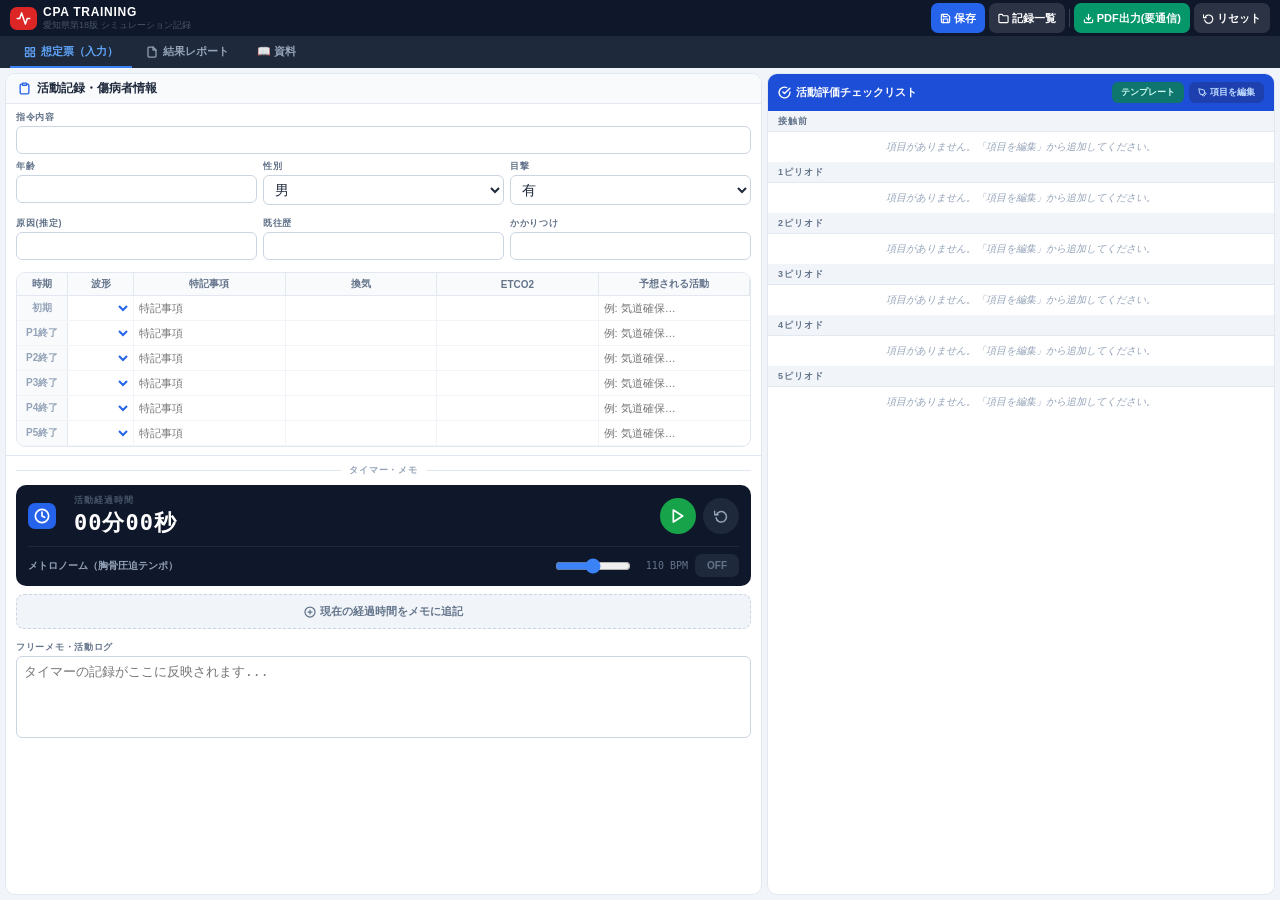
<file: apps/cpa/index.html>
<!DOCTYPE html>
<html lang="ja">
<head>
<script>/* まとめアプリ内：オフライン保存はまとめアプリ側で行う */if('serviceWorker' in navigator){try{Object.defineProperty(navigator.serviceWorker,'register',{value:function(){return Promise.reject(new Error('suite'))}})}catch(e){}}</script>
<meta charset="UTF-8">
<meta name="viewport" content="width=device-width, initial-scale=1.0, maximum-scale=1.0, user-scalable=no, viewport-fit=cover">
<meta name="apple-mobile-web-app-capable" content="yes">
<meta name="apple-mobile-web-app-status-bar-style" content="black-translucent">
<meta name="apple-mobile-web-app-title" content="CPA Training">
<meta name="theme-color" content="#0f172a">
<title>CPA Training — 愛知県第18版</title>
<!-- フォントはシステムフォントを使用（オフライン対応） -->
<style>
*{box-sizing:border-box;margin:0;padding:0;-webkit-tap-highlight-color:transparent;}
html,body{width:100%;height:100%;overflow:hidden;background:#f1f5f9;font-family:-apple-system,'Hiragino Sans','Hiragino Kaku Gothic ProN','Yu Gothic',YuGothic,sans-serif;color:#1e293b;}
#app{position:fixed;inset:0;display:flex;flex-direction:column;overflow:hidden;}
canvas{touch-action:none;cursor:crosshair;display:block;}
.ht{display:none!important;}
::-webkit-scrollbar{width:3px;}::-webkit-scrollbar-thumb{background:#cbd5e1;border-radius:2px;}
input,select,textarea{font-family:-apple-system,'Hiragino Sans','Hiragino Kaku Gothic ProN','Yu Gothic',YuGothic,sans-serif;font-size:14px;box-sizing:border-box;}
button{font-family:-apple-system,'Hiragino Sans','Hiragino Kaku Gothic ProN','Yu Gothic',YuGothic,sans-serif;cursor:pointer;}
button:active{opacity:0.7;}
/* ヘッダー */
#hdr{background:#0f172a;color:#fff;flex-shrink:0;}
#hdr-top{display:flex;align-items:center;padding:5px 10px;border-bottom:1px solid #1e293b;gap:5px;overflow-x:auto;-webkit-overflow-scrolling:touch;}
#hdr-logo{display:flex;align-items:center;gap:6px;flex-shrink:0;}
#hdr-logo-icon{background:#dc2626;border-radius:7px;padding:4px 6px;display:flex;align-items:center;}
#hdr-title{font-size:12px;font-weight:900;letter-spacing:0.06em;white-space:nowrap;}
#hdr-sub{font-size:9px;color:#475569;}
#hdr-btns{display:flex;align-items:center;gap:4px;flex-shrink:0;margin-left:auto;}
.hbtn{display:flex;align-items:center;gap:3px;padding:5px 9px;border-radius:7px;font-size:11px;font-weight:700;border:none;color:#fff;cursor:pointer;height:30px;white-space:nowrap;flex-shrink:0;}
.hbtn-ghost{background:rgba(255,255,255,0.12);}
.hbtn-blue{background:#2563eb;}
.hbtn-green{background:#059669;}
.hdiv{width:1px;height:18px;background:#334155;}
#tabs{display:flex;padding:0 10px;background:#1e293b;}
.tab-btn{display:flex;align-items:center;gap:5px;padding:7px 14px;font-size:11px;font-weight:700;background:transparent;border:none;border-bottom:2px solid transparent;color:#94a3b8;cursor:pointer;white-space:nowrap;}
.tab-btn.on{color:#60a5fa;border-bottom-color:#3b82f6;}
/* メイン */
#main{flex:1;min-height:0;overflow:hidden;padding:8px;box-sizing:border-box;display:flex;flex-direction:column;}
.panel{display:flex;flex:1;min-height:0;gap:8px;}
/* 資料 */
#panel-d{flex-direction:column;background:#fff;border-radius:10px;border:1px solid #e2e8f0;overflow:hidden;}
#sy-lock{margin:auto;max-width:340px;width:100%;padding:28px 22px;text-align:center;}
#sy-lock h3{font-size:15px;color:#1e293b;margin-bottom:6px;}
#sy-lock p{font-size:12px;color:#64748b;line-height:1.6;margin-bottom:14px;}
#sy-pass{width:100%;font-size:22px;letter-spacing:8px;text-align:center;padding:10px;border:1px solid #cbd5e1;border-radius:9px;outline:none;font-family:inherit;}
#sy-pass:focus{border-color:#3b82f6;}
#sy-open{margin-top:12px;width:100%;padding:11px;font-size:14px;font-weight:700;color:#fff;background:#2563eb;border:none;border-radius:9px;cursor:pointer;font-family:inherit;}
#sy-msg{min-height:18px;margin-top:10px;font-size:12px;color:#dc2626;}
#sy-view{display:flex;flex-direction:column;flex:1;min-height:0;}
#sy-bar{display:flex;align-items:center;gap:6px;padding:7px 9px;border-bottom:1px solid #e2e8f0;background:#f8fafc;flex-wrap:wrap;}
#sy-title{font-size:11px;font-weight:700;color:#334155;flex:1;min-width:160px;}
.sy-btn{padding:5px 11px;font-size:13px;font-weight:700;border:1px solid #cbd5e1;background:#fff;border-radius:7px;cursor:pointer;color:#1e293b;font-family:inherit;}
#sy-page{padding:5px;font-size:12px;border:1px solid #cbd5e1;border-radius:7px;font-family:inherit;}
#sy-pages{flex:1;min-height:0;overflow:auto;-webkit-overflow-scrolling:touch;background:#e2e8f0;padding:10px;}
.sy-pg{margin:0 auto 10px;background:#fff;box-shadow:0 1px 4px rgba(0,0,0,.15);position:relative;}
.sy-pg img{display:block;width:100%;height:auto;}
.sy-pg .sy-no{position:absolute;top:4px;right:6px;font-size:10px;color:#64748b;background:rgba(255,255,255,.85);padding:1px 6px;border-radius:8px;}
.sy-ph{aspect-ratio:3/4;display:flex;align-items:center;justify-content:center;color:#94a3b8;font-size:12px;}
/* カード */
.card{display:flex;flex-direction:column;min-height:0;background:#fff;border-radius:10px;border:1px solid #e2e8f0;overflow:hidden;}
.card-hd{padding:6px 12px;border-bottom:1px solid #e2e8f0;display:flex;align-items:center;gap:6px;background:#f8fafc;flex-shrink:0;font-weight:800;font-size:12px;}
/* 左カラム */
#left{flex:1;min-height:0;display:flex;flex-direction:column;overflow:hidden;}
/* 上部固定エリア */
#top-fixed{flex-shrink:0;padding:7px 10px 4px;border-bottom:1px solid #e2e8f0;overflow-y:auto;-webkit-overflow-scrolling:touch;}
/* 下部スクロール */
#bot-scroll{flex:1;overflow-y:auto;-webkit-overflow-scrolling:touch;padding:8px 10px;}
/* フォームラベル */
.fl{margin-bottom:6px;}
.fl-lbl{font-size:9px;font-weight:800;letter-spacing:0.08em;text-transform:uppercase;color:#64748b;margin-bottom:2px;}
.fi{width:100%;border:1px solid #cbd5e1;border-radius:6px;padding:5px 7px;font-size:14px;outline:none;color:#1e293b;background:#fff;}
.fi:focus{border-color:#3b82f6;}
.grid3{display:grid;grid-template-columns:1fr 1fr 1fr;gap:6px;margin-bottom:6px;}
/* ピリオド表 */
#period-wrap{border:1px solid #e2e8f0;border-radius:9px;overflow:hidden;margin-bottom:4px;}
#period-scroll{overflow-x:auto;-webkit-overflow-scrolling:touch;}
#ptbl{width:100%;min-width:520px;border-collapse:collapse;font-size:11px;}
#ptbl th{padding:4px;font-weight:700;font-size:10px;color:#64748b;text-align:center;border-bottom:1px solid #e2e8f0;border-right:1px solid #e2e8f0;white-space:nowrap;background:#f8fafc;}
#ptbl td{padding:2px;border-bottom:1px solid #f1f5f9;border-right:1px solid #f1f5f9;}
#ptbl td:last-child{border-right:none;}
#ptbl td.lbl{padding:3px 5px;font-weight:700;font-size:10px;color:#94a3b8;background:#f8fafc;text-align:center;white-space:nowrap;border-right:1px solid #e2e8f0;}
#ptbl input,#ptbl select{width:100%;border:none;background:transparent;font-size:11px;outline:none;font-family:inherit;padding:3px;}
#ptbl select{font-weight:700;color:#2563eb;text-align:center;}
/* 区切り */
.sep{display:flex;align-items:center;gap:8px;margin-bottom:8px;}
.sep-line{flex:1;height:1px;background:#e2e8f0;}
.sep-txt{font-size:9px;font-weight:800;color:#94a3b8;text-transform:uppercase;letter-spacing:0.1em;white-space:nowrap;}
/* タイマー */
#timer-box{background:#0f172a;border-radius:10px;padding:9px 12px;color:#fff;margin-bottom:8px;}
#timer-main{display:flex;align-items:center;justify-content:space-between;margin-bottom:8px;}
#timer-icon{background:#2563eb;border-radius:7px;padding:5px 6px;display:flex;align-items:center;margin-right:9px;}
#timer-lbl{font-size:9px;font-weight:800;color:#475569;letter-spacing:0.1em;text-transform:uppercase;margin-bottom:1px;}
#timer-disp{font-size:22px;font-family:monospace;font-weight:900;letter-spacing:1px;}
#timer-btns{display:flex;gap:7px;}
.round-btn{width:36px;height:36px;border-radius:50%;border:none;display:flex;align-items:center;justify-content:center;cursor:pointer;flex-shrink:0;}
#metro-row{border-top:1px solid #1e293b;padding-top:7px;display:flex;align-items:center;justify-content:space-between;gap:6px;flex-wrap:wrap;}
#metro-lbl{font-size:10px;font-weight:700;color:#94a3b8;}
#metro-ctrl{display:flex;align-items:center;gap:7px;}
#bpm-range{width:76px;accent-color:#3b82f6;}
#bpm-disp{font-family:monospace;font-size:10px;color:#64748b;width:50px;text-align:right;}
#metro-btn{padding:6px 12px;border-radius:7px;font-size:10px;font-weight:800;background:#1e293b;color:#64748b;border:none;cursor:pointer;font-family:inherit;}
#metro-btn.on{background:#2563eb;color:#fff;}
/* ラップボタン */
#lap-btn{width:100%;padding:9px;background:#f1f5f9;border:1px dashed #cbd5e1;border-radius:8px;color:#64748b;font-size:11px;font-weight:700;display:flex;align-items:center;justify-content:center;gap:4px;cursor:pointer;margin-bottom:12px;}
/* メモ */
#memo{width:100%;border:1px solid #cbd5e1;border-radius:6px;padding:5px 7px;font-size:13px;font-family:monospace;line-height:1.6;resize:none;outline:none;height:82px;}
#memo:focus{border-color:#3b82f6;}
/* 右カラム */
#right{width:40%;min-height:0;display:flex;flex-direction:column;gap:8px;}
/* チェックリスト */
#cl-card{flex:1 1 0;min-height:0;display:flex;flex-direction:column;overflow:hidden;}
#cl-hd{background:#1d4ed8;padding:8px 10px;display:flex;align-items:center;justify-content:space-between;flex-shrink:0;}
#cl-title{display:flex;align-items:center;gap:5px;color:#fff;font-size:11px;font-weight:800;text-transform:uppercase;}
#edit-btn{font-size:9px;padding:4px 9px;border-radius:6px;font-weight:800;background:#1e40af;color:#bfdbfe;border:none;display:flex;align-items:center;gap:3px;cursor:pointer;flex-shrink:0;}
#tpl-btn{font-size:9px;padding:4px 9px;border-radius:6px;font-weight:800;background:#0f766e;color:#ccfbf1;border:none;cursor:pointer;flex-shrink:0;}
.tpl-choice{display:flex;justify-content:space-between;align-items:center;width:100%;padding:13px 14px;margin-bottom:8px;border:1px solid #e2e8f0;border-radius:10px;background:#f8fafc;cursor:pointer;font-family:inherit;font-size:14px;color:#1e293b;}
.tpl-choice span{font-size:11px;color:#64748b;}
.tpl-note{font-size:11px;color:#64748b;margin-bottom:10px;line-height:1.6;}
#edit-btn.on{background:#fff;color:#1d4ed8;}
#cl-body{flex:1;min-height:0;overflow-y:auto;-webkit-overflow-scrolling:touch;}
.cat-hd{background:#f1f5f9;padding:5px 10px;border-bottom:1px solid #e2e8f0;display:flex;align-items:center;justify-content:space-between;}
.cat-inp{background:transparent;border:none;outline:none;font-size:9px;font-weight:800;letter-spacing:0.1em;text-transform:uppercase;color:#64748b;flex:1;font-family:inherit;}
.ev-row{display:flex;align-items:flex-start;gap:6px;padding:7px 10px;border-bottom:1px solid rgba(0,0,0,0.03);}
.ev-row.is-o{background:#f0fdf4;}
.ev-row.is-x{background:#fef2f2;}
.ev-btns{display:flex;gap:4px;flex-shrink:0;margin-top:1px;}
.ev-btn{width:26px;height:26px;border-radius:50%;border:2px solid #cbd5e1;background:transparent;color:#cbd5e1;font-size:12px;font-weight:800;cursor:pointer;display:flex;align-items:center;justify-content:center;flex-shrink:0;}
.ev-btn.o{background:#16a34a;border-color:#16a34a;color:#fff;}
.ev-btn.x{background:#dc2626;border-color:#dc2626;color:#fff;}
.ev-lbl{flex:1;font-size:11px;background:transparent;border:none;outline:none;resize:none;line-height:1.5;font-family:inherit;cursor:pointer;padding:1px 3px;border-radius:3px;color:#374151;}
.ev-lbl.is-o{color:#166534;font-weight:700;}
.ev-lbl.is-x{color:#991b1b;font-weight:700;}
.ev-lbl.edit{cursor:text;border:1px solid #bfdbfe;}
.add-item-btn{width:100%;padding:6px;background:rgba(37,99,235,0.06);border:1px dashed #93c5fd;border-radius:7px;color:#2563eb;font-size:9px;font-weight:700;cursor:pointer;display:flex;align-items:center;justify-content:center;gap:3px;font-family:inherit;}
.add-cat-btn{width:100%;padding:8px;background:#f8fafc;border:1px dashed #cbd5e1;border-radius:8px;color:#64748b;font-size:10px;font-weight:700;cursor:pointer;display:flex;align-items:center;justify-content:center;gap:4px;font-family:inherit;}
.del-btn{background:none;border:none;cursor:pointer;color:#94a3b8;display:flex;padding:3px;}
.no-items{padding:8px 12px;font-size:10px;color:#94a3b8;text-align:center;font-style:italic;}
/* 結果レポート */
#result-left{flex:1;width:100%;min-height:0;display:flex;flex-direction:column;overflow:hidden;}
#result-right{flex:1;min-height:0;display:flex;flex-direction:column;overflow:hidden;}
#xlist{flex:1;}
#rate-box{margin-top:14px;padding:14px;background:#0f172a;border-radius:12px;text-align:center;flex-shrink:0;}
#rate-lbl{font-size:9px;font-weight:800;color:#475569;text-transform:uppercase;letter-spacing:0.1em;margin-bottom:4px;}
#rate-val{font-size:44px;font-weight:900;font-family:monospace;letter-spacing:2px;line-height:1;}
#rate-sub{font-size:11px;color:#475569;margin-top:4px;}
/* 結果キャンバス */
#cr{width:100%;display:block;}
/* モーダル */
.modal-bg{position:fixed;inset:0;z-index:60;display:flex;align-items:center;justify-content:center;background:rgba(0,0,0,0.55);}
.modal{background:#fff;border-radius:14px;padding:20px;width:min(560px,92vw);max-height:82vh;display:flex;flex-direction:column;box-shadow:0 20px 50px rgba(0,0,0,0.3);}
.modal-sm{width:min(320px,88vw);max-height:none;}
.modal-hd{display:flex;justify-content:space-between;align-items:center;margin-bottom:12px;}
.modal-title{font-size:14px;font-weight:800;color:#1e293b;}
.modal-body{overflow-y:auto;flex:1;}
.rec-row{border:1px solid #e2e8f0;border-radius:9px;padding:10px 12px;display:flex;justify-content:space-between;align-items:center;margin-bottom:6px;}
.rec-ts{font-size:10px;color:#94a3b8;margin-bottom:2px;}
.rec-name{font-weight:700;font-size:13px;color:#1e293b;}
.rec-btns{display:flex;gap:6px;}
.rec-tabs{display:flex;gap:6px;margin-bottom:10px;}
.rec-tab{flex:1;padding:8px;border:1px solid #e2e8f0;border-radius:8px;background:#f8fafc;color:#64748b;font-size:12px;font-weight:700;cursor:pointer;font-family:inherit;}
.rec-tab.on{background:#1e293b;color:#fff;border-color:#1e293b;}
.rec-note{font-size:11px;color:#64748b;margin-bottom:8px;line-height:1.6;}
.rec-badge{display:inline-block;font-size:9px;font-weight:700;padding:1px 6px;border-radius:10px;margin-left:5px;vertical-align:1px;}
.rec-badge.wait{background:#fef3c7;color:#92400e;}
.rec-badge.sent{background:#dcfce7;color:#166534;}
.rec-badge.mine{background:#dbeafe;color:#1e40af;}
.rec-who{font-size:10px;color:#64748b;margin-top:1px;}
.rec-load{padding:7px 13px;background:#eff6ff;color:#1d4ed8;border:none;border-radius:7px;font-size:11px;font-weight:700;cursor:pointer;font-family:inherit;}
.cf-msg{font-size:13px;font-weight:600;color:#1e293b;text-align:center;margin-bottom:20px;white-space:pre-wrap;line-height:1.7;}
.cf-btns{display:flex;justify-content:center;gap:10px;}
.cf-cancel{padding:9px 20px;font-size:12px;font-weight:700;color:#64748b;background:#f1f5f9;border:none;border-radius:9px;cursor:pointer;font-family:inherit;}
.cf-ok{padding:9px 20px;font-size:12px;font-weight:700;color:#fff;border:none;border-radius:9px;cursor:pointer;font-family:inherit;}
.pr-title{font-size:13px;font-weight:700;color:#1e293b;margin-bottom:10px;}
.pr-inp{width:100%;border:1px solid #cbd5e1;border-radius:6px;padding:8px;font-size:14px;outline:none;margin-bottom:16px;font-family:inherit;}
.pr-inp:focus{border-color:#3b82f6;}
.pr-btns{display:flex;justify-content:flex-end;gap:7px;}
/* landscape */
@media(orientation:landscape){
  #hdr-top{padding:3px 10px;}
  #main{padding:5px;}
  .panel{gap:5px;}
  #top-fixed{max-height:55%;overflow-y:auto;}
}
/* SVGアイコン */
svg{flex-shrink:0;}
</style>
</head>
<body>
<div id="app">

  <!-- ヘッダー -->
  <div id="hdr">
    <div id="hdr-top">
      <div id="hdr-logo">
        <div id="hdr-logo-icon">
          <svg width="15" height="15" viewBox="0 0 24 24" fill="none" stroke="#fff" stroke-width="2.5" stroke-linecap="round" stroke-linejoin="round"><polyline points="22 12 18 12 15 21 9 3 6 12 2 12"/></svg>
        </div>
        <div>
          <div id="hdr-title">CPA TRAINING</div>
          <div id="hdr-sub">愛知県第18版 シミュレーション記録</div>
        </div>
      </div>
      <div id="hdr-btns">
        <button class="hbtn hbtn-blue" onclick="saveRecord()"><svg width="11" height="11" viewBox="0 0 24 24" fill="none" stroke="currentColor" stroke-width="2.5" stroke-linecap="round" stroke-linejoin="round"><path d="M19 21H5a2 2 0 0 1-2-2V5a2 2 0 0 1 2-2h11l5 5v11a2 2 0 0 1-2 2z"/><polyline points="17 21 17 13 7 13 7 21"/><polyline points="7 3 7 8 15 8"/></svg>保存</button>
        <button class="hbtn hbtn-ghost" onclick="openRecModal()"><svg width="11" height="11" viewBox="0 0 24 24" fill="none" stroke="currentColor" stroke-width="2.5" stroke-linecap="round" stroke-linejoin="round"><path d="M22 19a2 2 0 0 1-2 2H4a2 2 0 0 1-2-2V5a2 2 0 0 1 2-2h5l2 3h9a2 2 0 0 1 2 2z"/></svg>記録一覧</button>
        <div class="hdiv"></div>
        <button class="hbtn hbtn-green" onclick="exportPDF()"><svg width="11" height="11" viewBox="0 0 24 24" fill="none" stroke="currentColor" stroke-width="2.5" stroke-linecap="round" stroke-linejoin="round"><path d="M21 15v4a2 2 0 0 1-2 2H5a2 2 0 0 1-2-2v-4"/><polyline points="7 10 12 15 17 10"/><line x1="12" y1="15" x2="12" y2="3"/></svg>PDF出力(要通信)</button>
        <button class="hbtn hbtn-ghost" onclick="resetAll()"><svg width="11" height="11" viewBox="0 0 24 24" fill="none" stroke="currentColor" stroke-width="2.5" stroke-linecap="round" stroke-linejoin="round"><polyline points="1 4 1 10 7 10"/><path d="M3.51 15a9 9 0 1 0 .49-4.95"/></svg>リセット</button>
      </div>
    </div>
    <div id="tabs">
      <button class="tab-btn on" id="tab-s" onclick="switchTab('scenario')"><svg width="12" height="12" viewBox="0 0 24 24" fill="none" stroke="currentColor" stroke-width="2.5" stroke-linecap="round" stroke-linejoin="round"><rect x="3" y="3" width="7" height="7"/><rect x="14" y="3" width="7" height="7"/><rect x="14" y="14" width="7" height="7"/><rect x="3" y="14" width="7" height="7"/></svg>想定票（入力）</button>
            <button class="tab-btn" id="tab-r" onclick="switchTab('result')"><svg width="12" height="12" viewBox="0 0 24 24" fill="none" stroke="currentColor" stroke-width="2.5" stroke-linecap="round" stroke-linejoin="round"><path d="M14 2H6a2 2 0 0 0-2 2v16a2 2 0 0 0 2 2h12a2 2 0 0 0 2-2V8z"/><polyline points="14 2 14 8 20 8"/></svg>結果レポート</button>
      <button class="tab-btn" id="tab-d" onclick="switchTab('doc')">📖 資料</button>
    </div>
  </div>

  <!-- メイン -->
  <div id="main">

    <!-- 想定票パネル -->
    <div class="panel" id="panel-s">

      <!-- 左カラム -->
      <div class="card" id="left">
        <div class="card-hd">
          <svg width="13" height="13" viewBox="0 0 24 24" fill="none" stroke="#2563eb" stroke-width="2.5" stroke-linecap="round" stroke-linejoin="round"><path d="M16 4h2a2 2 0 0 1 2 2v14a2 2 0 0 1-2 2H6a2 2 0 0 1-2-2V6a2 2 0 0 1 2-2h2"/><rect x="8" y="2" width="8" height="4" rx="1"/></svg>
          活動記録・傷病者情報
        </div>
        <!-- 上部固定 -->
        <div id="top-fixed">
          <div class="fl"><div class="fl-lbl">指令内容</div><input class="fi" id="f-dispatch" type="text"></div>
          <div class="grid3">
            <div class="fl"><div class="fl-lbl">年齢</div><input class="fi" id="f-age" type="text"></div>
            <div class="fl"><div class="fl-lbl">性別</div><select class="fi" id="f-sex"><option>男</option><option>女</option></select></div>
            <div class="fl"><div class="fl-lbl">目撃</div><select class="fi" id="f-witness"><option>有</option><option>無</option></select></div>
          </div>
          <div class="grid3">
            <div class="fl"><div class="fl-lbl">原因(推定)</div><input class="fi" id="f-cause" type="text"></div>
            <div class="fl"><div class="fl-lbl">既往歴</div><input class="fi" id="f-pmh" type="text"></div>
            <div class="fl"><div class="fl-lbl">かかりつけ</div><input class="fi" id="f-hospital" type="text"></div>
          </div>
          <div id="period-wrap">
            <div id="period-scroll">
              <table id="ptbl">
                <thead><tr><th style="min-width:50px">時期</th><th style="min-width:62px">波形</th><th style="min-width:100px">特記事項</th><th style="min-width:52px">換気</th><th style="min-width:52px">ETCO2</th><th style="min-width:110px">予想される活動</th></tr></thead>
                <tbody id="ptbody"></tbody>
              </table>
            </div>
          </div>
        </div>
        <!-- 下部スクロール -->
        <div id="bot-scroll">
          <div class="sep"><div class="sep-line"></div><span class="sep-txt">タイマー・メモ</span><div class="sep-line"></div></div>
          <div id="timer-box">
            <div id="timer-main">
              <div style="display:flex;align-items:center">
                <div id="timer-icon"><svg width="16" height="16" viewBox="0 0 24 24" fill="none" stroke="#fff" stroke-width="2.5" stroke-linecap="round" stroke-linejoin="round"><circle cx="12" cy="12" r="10"/><polyline points="12 6 12 12 16 14"/></svg></div>
                <div style="margin-left:9px">
                  <div id="timer-lbl">活動経過時間</div>
                  <div id="timer-disp">00分00秒</div>
                </div>
              </div>
              <div id="timer-btns">
                <button class="round-btn" id="timer-play" style="background:#16a34a" onclick="toggleTimer()"><svg id="timer-icon-svg" width="16" height="16" viewBox="0 0 24 24" fill="none" stroke="#fff" stroke-width="2.5" stroke-linecap="round" stroke-linejoin="round"><polygon points="5 3 19 12 5 21 5 3"/></svg></button>
                <button class="round-btn" style="background:#1e293b" onclick="resetTimer()"><svg width="14" height="14" viewBox="0 0 24 24" fill="none" stroke="#94a3b8" stroke-width="2.5" stroke-linecap="round" stroke-linejoin="round"><polyline points="1 4 1 10 7 10"/><path d="M3.51 15a9 9 0 1 0 .49-4.95"/></svg></button>
              </div>
            </div>
            <div id="metro-row">
              <div id="metro-lbl">メトロノーム（胸骨圧迫テンポ）</div>
              <div id="metro-ctrl">
                <input type="range" id="bpm-range" min="100" max="120" value="110" oninput="updateBpm(this.value)">
                <span id="bpm-disp">110 BPM</span>
                <button id="metro-btn" onclick="toggleMetro()">OFF</button>
              </div>
            </div>
          </div>
          <button id="lap-btn" onclick="addLap()"><svg width="12" height="12" viewBox="0 0 24 24" fill="none" stroke="currentColor" stroke-width="2.5" stroke-linecap="round" stroke-linejoin="round"><circle cx="12" cy="12" r="10"/><line x1="12" y1="8" x2="12" y2="16"/><line x1="8" y1="12" x2="16" y2="12"/></svg>現在の経過時間をメモに追記</button>
          <div class="fl"><div class="fl-lbl">フリーメモ・活動ログ</div><textarea id="memo" placeholder="タイマーの記録がここに反映されます..."></textarea></div>
          <div style="height:10px"></div>
        </div>
      </div>

      <!-- 右カラム -->
      <div id="right">
        <!-- チェックリスト -->
        <div class="card" id="cl-card" style="flex:1 1 0;min-height:0;">
          <div id="cl-hd">
            <div id="cl-title"><svg width="13" height="13" viewBox="0 0 24 24" fill="none" stroke="#fff" stroke-width="2.5" stroke-linecap="round" stroke-linejoin="round"><path d="M22 11.08V12a10 10 0 1 1-5.93-9.14"/><polyline points="22 4 12 14.01 9 11.01"/></svg>活動評価チェックリスト</div>
            <div style="display:flex;gap:5px;align-items:center"><button id="tpl-btn" onclick="loadTemplate()">テンプレート</button>
            <button id="edit-btn" onclick="toggleEdit()"><svg width="9" height="9" viewBox="0 0 24 24" fill="none" stroke="currentColor" stroke-width="2.5" stroke-linecap="round" stroke-linejoin="round"><path d="M12 19l7-7 3 3-7 7-3-3z"/><path d="M18 13l-1.5-7.5L2 2l3.5 14.5L13 18l5-5z"/></svg>項目を編集</button></div>
          </div>
          <div id="cl-body"></div>
        </div>
      </div>
    </div>

    <!-- 結果レポートパネル -->
    <div class="panel ht" id="panel-d">
      <div id="sy-lock">
        <h3>📖 資料（パスワードが必要です）</h3>
        <p>愛知県救急隊 心肺蘇生法プロトコール（第18版）</p>
        <input id="sy-pass" type="password" inputmode="numeric" autocomplete="off" maxlength="20" placeholder="パスワード" onkeydown="if(event.key==='Enter')openShiryo()">
        <button id="sy-open" onclick="openShiryo()">開く</button>
        <div id="sy-msg"></div>
      </div>
      <div id="sy-view" class="ht">
        <div id="sy-bar">
          <span id="sy-title"></span>
          <select id="sy-page" onchange="goShiryoPage(this.value)"></select>
          <button class="sy-btn" onclick="zoomShiryo(-1)">−</button>
          <button class="sy-btn" onclick="zoomShiryo(1)">＋</button>
        </div>
        <div id="sy-pages"></div>
      </div>
    </div>
    <div class="panel ht" id="panel-r">
      <div class="card" id="result-left" style="display:flex;flex-direction:column;">
        <div class="card-hd" style="background:#1e293b;color:#fff;border-bottom:1px solid #334155;">
          <svg width="13" height="13" viewBox="0 0 24 24" fill="none" stroke="#f87171" stroke-width="2.5" stroke-linecap="round" stroke-linejoin="round"><circle cx="12" cy="12" r="10"/><line x1="12" y1="8" x2="12" y2="12"/><line x1="12" y1="16" x2="12.01" y2="16"/></svg>
          要改善項目 (×判定)
        </div>
        <div style="flex:1;min-height:0;overflow-y:auto;-webkit-overflow-scrolling:touch;padding:12px;display:flex;flex-direction:column;">
          <div id="xlist"></div>
          <div id="rate-box">
            <div id="rate-lbl">達成率 (○の割合)</div>
            <div id="rate-val">0%</div>
            <div id="rate-sub">0 / 0 項目達成</div>
          </div>
        </div>
      </div>
    </div>
  </div>
</div>

<!-- モーダル群 -->
<div class="modal-bg ht" id="modal-rec">
  <div class="modal">
    <div class="modal-hd">
      <span class="modal-title">保存された記録</span>
      <button onclick="closeModal('modal-rec')" style="background:none;border:none;cursor:pointer;color:#94a3b8;display:flex"><svg width="20" height="20" viewBox="0 0 24 24" fill="none" stroke="currentColor" stroke-width="2.5" stroke-linecap="round" stroke-linejoin="round"><line x1="18" y1="6" x2="6" y2="18"/><line x1="6" y1="6" x2="18" y2="18"/></svg></button>
    </div>
    <div class="modal-body">
      <div class="rec-tabs">
        <button class="rec-tab on" id="rt-local" onclick="showRecTab('local')">この端末の記録</button>
        <button class="rec-tab" id="rt-shared" onclick="showRecTab('shared')">みんなの記録</button>
      </div>
      <div id="rec-list"></div>
    </div>
  </div>
</div>
<div class="modal-bg ht" id="modal-tpl">
  <div class="modal modal-sm">
    <div class="modal-hd">
      <span class="modal-title">テンプレートを選ぶ</span>
      <button onclick="closeModal('modal-tpl')" style="background:none;border:none;cursor:pointer;color:#94a3b8;font-size:18px">×</button>
    </div>
    <div class="modal-body">
      <p class="tpl-note">薬剤投与運用試験（2024改訂版）の採点表・チェック表をまとめたものです。「かんたん」は訓練向け（1場面1項目）、「詳しい版」は試験の練習向けです。選ぶと、今のチェックリストが置き換わります。</p>
      <div id="tpl-list"></div>
    </div>
  </div>
</div>
<div class="modal-bg ht" id="modal-cf">
  <div class="modal modal-sm">
    <p class="cf-msg" id="cf-msg"></p>
    <div class="cf-btns">
      <button class="cf-cancel ht" id="cf-cancel" onclick="closeCf()">キャンセル</button>
      <button class="cf-ok" id="cf-ok" onclick="confirmOk()">OK</button>
    </div>
  </div>
</div>
<div class="modal-bg ht" id="modal-pr">
  <div class="modal modal-sm">
    <p class="pr-title" id="pr-title"></p>
    <input type="text" class="pr-inp" id="pr-inp" onkeydown="if(event.key==='Enter')promptOk()">
    <div class="pr-btns">
      <button class="cf-cancel" onclick="closeModal('modal-pr')">キャンセル</button>
      <button class="cf-ok" style="background:#2563eb" onclick="promptOk()">保存</button>
    </div>
  </div>
</div>

<script>
'use strict';
/* ── 定数 ── */
const LS_KEY='cpa_v9';
const PL=['初期','P1終了','P2終了','P3終了','P4終了','P5終了'];

/* ── State ── */
let S={
  tab:'scenario',
  rec:{dispatch:'',age:'',sex:'男',witness:'有',pmh:'',cause:'',hospital:'',
       periods:Array(6).fill(null).map(()=>({rhythm:'',notes:'',vent:'',etco2:'',expectedAction:''})),
       freeMemo:''},
  cats:[
    {id:'cp',title:'接触前',items:[]},{id:'c1',title:'1ピリオド',items:[]},
    {id:'c2',title:'2ピリオド',items:[]},{id:'c3',title:'3ピリオド',items:[]},
    {id:'c4',title:'4ピリオド',items:[]},{id:'c5',title:'5ピリオド',items:[]}
  ],
  ev:{},editMode:false,
  time:0,running:false,metro:false,bpm:110,
  cvUrl:null  // 手書きメモは2026-11-05に廃止（古い記録のデータは読み込まない）
};
let timerInt=null,metroInt=null,audioCtx=null,cfCb=null,prCb=null,drawingActive=false;

/* ── localStorage ── */
function loadSaved(){try{return JSON.parse(localStorage.getItem(LS_KEY)||'[]');}catch{return[];}}
function saveSavedToLS(arr){try{localStorage.setItem(LS_KEY,JSON.stringify(arr));}catch{showAlert('保存容量が不足しています。古い記録を削除してください。');}}

/* ── フォーム読み書き ── */
const g=id=>document.getElementById(id);
const gv=id=>g(id)?g(id).value:'';
const sv=(id,v)=>{if(g(id))g(id).value=v||'';}

function getFormData(){
  return{
    dispatch:gv('f-dispatch'),age:gv('f-age'),sex:gv('f-sex'),
    witness:gv('f-witness'),pmh:gv('f-pmh'),cause:gv('f-cause'),hospital:gv('f-hospital'),
    periods:PL.map((_,i)=>({
      rhythm:gv('pr-'+i),notes:gv('pn-'+i),vent:gv('pv-'+i),
      etco2:gv('pe-'+i),expectedAction:gv('pa-'+i)
    })),
    freeMemo:gv('memo')
  };
}
function setFormData(r){
  sv('f-dispatch',r.dispatch);sv('f-age',r.age);sv('f-sex',r.sex);
  sv('f-witness',r.witness);sv('f-pmh',r.pmh);sv('f-cause',r.cause);sv('f-hospital',r.hospital);
  sv('memo',r.freeMemo);
  if(r.periods)r.periods.forEach((p,i)=>{
    sv('pr-'+i,p.rhythm);sv('pn-'+i,p.notes);sv('pv-'+i,p.vent);
    sv('pe-'+i,p.etco2);sv('pa-'+i,p.expectedAction);
  });
}

/* ── ピリオド表 ── */
function buildTable(){
  const tb=g('ptbody');tb.innerHTML='';
  PL.forEach((_,i)=>{
    const tr=document.createElement('tr');
    tr.innerHTML=`<td class="lbl">${PL[i]}</td>
      <td><select id="pr-${i}"><option value=""></option><option>Vf</option><option>VT</option><option>PEA</option><option>心静止</option><option>NSR</option></select></td>
      <td><input type="text" id="pn-${i}" placeholder="特記事項"></td>
      <td><input type="text" id="pv-${i}"></td>
      <td><input type="text" id="pe-${i}" style="color:#2563eb;font-weight:700"></td>
      <td><input type="text" id="pa-${i}" placeholder="例: 気道確保…"></td>`;
    tb.appendChild(tr);
  });
}

/* ── タブ ── */
function switchTab(t){
  S.tab=t;
  g('panel-s').classList.toggle('ht',t!=='scenario');
  g('panel-r').classList.toggle('ht',t!=='result');
  g('panel-d').classList.toggle('ht',t!=='doc');
  g('tab-d').classList.toggle('on',t==='doc');
  g('tab-s').classList.toggle('on',t==='scenario');
  g('tab-r').classList.toggle('on',t==='result');
  if(t==='result'){updateResult();}
}

/* ── タイマー ── */
function fmt(s){return String(Math.floor(s/60)).padStart(2,'0')+'分'+String(s%60).padStart(2,'0')+'秒';}
function updateTimerDisp(){g('timer-disp').textContent=fmt(S.time);}
function toggleTimer(){
  S.running=!S.running;
  const btn=g('timer-play'),svg=g('timer-icon-svg');
  if(S.running){
    btn.style.background='#dc2626';
    svg.innerHTML='<rect x="6" y="4" width="4" height="16"/><rect x="14" y="4" width="4" height="16"/>';
    timerInt=setInterval(()=>{S.time++;updateTimerDisp();},1000);
  }else{
    btn.style.background='#16a34a';
    svg.innerHTML='<polygon points="5 3 19 12 5 21 5 3"/>';
    clearInterval(timerInt);
  }
}
function resetTimer(){clearInterval(timerInt);S.running=false;S.time=0;updateTimerDisp();const btn=g('timer-play'),svg=g('timer-icon-svg');btn.style.background='#16a34a';svg.innerHTML='<polygon points="5 3 19 12 5 21 5 3"/>';}
function addLap(){const m=g('memo');m.value+=(m.value?'\n':'')+'記録時間: '+fmt(S.time);}

/* ── メトロノーム ── */
function playClick(){
  if(!audioCtx)return;
  const o=audioCtx.createOscillator(),gain=audioCtx.createGain();
  o.connect(gain);gain.connect(audioCtx.destination);
  o.frequency.value=880;o.type='sine';
  gain.gain.setValueAtTime(1,audioCtx.currentTime);
  gain.gain.exponentialRampToValueAtTime(0.001,audioCtx.currentTime+0.1);
  o.start(audioCtx.currentTime);o.stop(audioCtx.currentTime+0.1);
}
function toggleMetro(){
  if(!audioCtx)audioCtx=new(window.AudioContext||window.webkitAudioContext)();
  if(audioCtx.state==='suspended')audioCtx.resume();
  S.metro=!S.metro;
  const btn=g('metro-btn');
  if(S.metro){btn.textContent='ON';btn.classList.add('on');playClick();metroInt=setInterval(playClick,60000/S.bpm);}
  else{btn.textContent='OFF';btn.classList.remove('on');clearInterval(metroInt);}
}
function updateBpm(v){S.bpm=Number(v);g('bpm-disp').textContent=v+' BPM';if(S.metro){clearInterval(metroInt);metroInt=setInterval(playClick,60000/S.bpm);}}

/* ── キャンバス ── */

/* ── チェックリスト ── */
function renderChecklist(){
  const body=g('cl-body');body.innerHTML='';
  S.cats.forEach((cat,ci)=>{
    const hd=document.createElement('div');hd.className='cat-hd';
    const inp=document.createElement('input');inp.className='cat-inp';inp.value=cat.title;inp.readOnly=!S.editMode;
    inp.placeholder=S.editMode?'大項目を入力':'';inp.oninput=e=>{S.cats[ci].title=e.target.value;};
    hd.appendChild(inp);
    if(S.editMode){const db=mkDelBtn(()=>showConfirm('この大項目を削除しますか？',()=>{S.cats.splice(ci,1);renderChecklist();}));hd.appendChild(db);}
    body.appendChild(hd);
    if(!cat.items.length&&!S.editMode){const p=document.createElement('div');p.className='no-items';p.textContent='項目がありません。「項目を編集」から追加してください。';body.appendChild(p);}
    cat.items.forEach((item,ii)=>{
      const row=document.createElement('div');
      row.className='ev-row'+(S.ev[item.id]==='O'?' is-o':S.ev[item.id]==='X'?' is-x':'');
      const btns=document.createElement('div');btns.className='ev-btns';
      ['O','X'].forEach(v=>{
        const b=document.createElement('button');
        b.className='ev-btn'+(S.ev[item.id]===v?(v==='O'?' o':' x'):'');
        b.textContent=v==='O'?'○':'×';
        b.onclick=()=>{S.ev[item.id]=S.ev[item.id]===v?undefined:v;renderChecklist();if(S.tab==='result')updateResult();};
        btns.appendChild(b);
      });
      const ta=document.createElement('textarea');ta.className='ev-lbl'+(S.ev[item.id]==='O'?' is-o':S.ev[item.id]==='X'?' is-x':'')+(S.editMode?' edit':'');
      ta.value=item.label;ta.rows=1;ta.readOnly=!S.editMode;ta.placeholder=S.editMode?'評価項目を入力':'';
      ta.oninput=e=>{e.target.style.height='auto';e.target.style.height=e.target.scrollHeight+'px';S.cats[ci].items[ii].label=e.target.value;};
      if(!S.editMode)ta.onclick=()=>{
        const c=S.ev[item.id];
        S.ev[item.id]=c==='O'?'X':c==='X'?undefined:'O';
        renderChecklist();if(S.tab==='result')updateResult();
      };
      setTimeout(()=>{ta.style.height='auto';ta.style.height=ta.scrollHeight+'px';},0);
      row.appendChild(btns);row.appendChild(ta);
      if(S.editMode){const db=mkDelBtn(()=>showConfirm('この項目を削除しますか？',()=>{S.cats[ci].items.splice(ii,1);renderChecklist();}));row.appendChild(db);}
      body.appendChild(row);
    });
    if(S.editMode){
      const wrap=document.createElement('div');wrap.style.padding='4px 9px';
      const ab=document.createElement('button');ab.className='add-item-btn';ab.innerHTML='＋ 評価項目を追加';
      ab.onclick=()=>{S.cats[ci].items.push({id:'i'+Date.now()+Math.random().toString(36).slice(2,5),label:''});renderChecklist();};
      wrap.appendChild(ab);body.appendChild(wrap);
    }
  });
  if(S.editMode){
    const wrap=document.createElement('div');wrap.style.padding='8px 9px';wrap.style.borderTop='1px solid #e2e8f0';
    const ab=document.createElement('button');ab.className='add-cat-btn';ab.innerHTML='＋ 大項目（カテゴリ）を追加';
    ab.onclick=()=>{S.cats.push({id:'c'+Date.now(),title:'',items:[]});renderChecklist();};
    wrap.appendChild(ab);g('cl-body').appendChild(wrap);
  }
}
function mkDelBtn(cb){const b=document.createElement('button');b.className='del-btn';b.innerHTML='<svg width="12" height="12" viewBox="0 0 24 24" fill="none" stroke="currentColor" stroke-width="2.5" stroke-linecap="round" stroke-linejoin="round"><line x1="18" y1="6" x2="6" y2="18"/><line x1="6" y1="6" x2="18" y2="18"/></svg>';b.onclick=cb;return b;}
const CL_TEMPLATES=[{"name": "ノーマル（かんたん）", "title": "メガコード（薬剤投与運用試験 2024改訂版）", "cats": [{"title": "接触直後", "items": ["安全確認と応援要請ができる", "★接触から30秒以内に心停止を判断し、胸骨圧迫を始められる", "気道確保と換気（換気の評価を含む）ができる", "初期心電図を確認し、正しく対応できる"]}, {"title": "1ピリオド（情報聴取）", "items": ["情報聴取と家族へのICができる", "医師へ必要な情報を伝え、輸液の準備ができる", "★調律確認（胸骨圧迫の中断10秒以内）とBLSの評価ができる"]}, {"title": "2ピリオド（静脈路確保）", "items": ["★静脈路確保の指示要請ができる", "清潔に、安全に静脈路確保ができる（★駆血から滴下まで90秒以内）", "結果報告と滴下速度の指示要請ができる", "★調律確認（胸骨圧迫の中断10秒以内）とBLSの評価ができる"]}, {"title": "3ピリオド（アドレナリン投与）", "items": ["★アドレナリン投与の指示要請ができる", "★投与前の脈拍確認から後押し・上肢挙上まで、正しく投与できる", "★調律確認（胸骨圧迫の中断10秒以内）とBLSの評価ができる"]}, {"title": "4ピリオド（高度気道確保）", "items": ["高度気道確保の指示要請ができる", "★挿入時の胸骨圧迫の中断を10秒以内にして器具を挿入できる", "挿入後の換気評価・ETCO₂・固定ができる", "★調律確認（胸骨圧迫の中断10秒以内）とBLSの評価ができる"]}, {"title": "5ピリオド（アドレナリン投与 2回目）", "items": ["★2回目のアドレナリンを正しく投与できる（指示要請〜結果報告）", "★調律確認（胸骨圧迫の中断10秒以内）とBLSの評価ができる"]}, {"title": "全体", "items": ["★胸骨圧迫の中断を最小限（10秒以内）にし、適切な換気を保てる", "解析・除細動を安全に、正しく行える", "★プロトコールどおりに活動できる（具体的指示なしに特定行為をしない）"]}]}, {"name": "Aトラブル（かんたん）", "title": "メガコード（薬剤投与運用試験 2024改訂版）", "cats": [{"title": "接触直後", "items": ["安全確認と応援要請ができる", "★接触から30秒以内に心停止を判断し、胸骨圧迫を始められる", "気道確保と換気（換気の評価を含む）ができる", "初期心電図を確認し、正しく対応できる"]}, {"title": "1ピリオド（気道トラブルへの対応）", "items": ["★換気不良に気づき、気道閉塞を解除できる（吸引・異物除去を含む）", "換気をもう一度評価し、改善しなければ対処を続けられる", "★調律確認（胸骨圧迫の中断10秒以内）とBLSの評価ができる"]}, {"title": "2ピリオド（静脈路確保の準備と電話）", "items": ["情報聴取と家族へのICができる", "医師へ換気不良の状況を伝え、静脈路確保の指示要請ができる", "★調律確認（胸骨圧迫の中断10秒以内）とBLSの評価ができる"]}, {"title": "3ピリオド（静脈路確保）", "items": ["清潔に、安全に静脈路確保ができる（★駆血から滴下まで90秒以内）", "結果報告と滴下速度の指示要請ができる", "★調律確認（胸骨圧迫の中断10秒以内）とBLSの評価ができる"]}, {"title": "4ピリオド（アドレナリン投与）", "items": ["★アドレナリン投与の指示要請ができる", "★投与前の脈拍確認から後押し・上肢挙上まで、正しく投与できる", "★調律確認（胸骨圧迫の中断10秒以内）とBLSの評価ができる"]}, {"title": "5ピリオド（高度気道確保）", "items": ["高度気道確保の指示要請ができる", "★挿入時の胸骨圧迫の中断を10秒以内にして器具を挿入できる", "挿入後の換気評価・ETCO₂・固定ができる", "★調律確認（胸骨圧迫の中断10秒以内）とBLSの評価ができる"]}, {"title": "全体", "items": ["★胸骨圧迫の中断を最小限（10秒以内）にし、適切な換気を保てる", "解析・除細動を安全に、正しく行える", "★プロトコールどおりに活動できる（具体的指示なしに特定行為をしない）"]}]}, {"name": "ノーマル（詳しい版）", "title": "メガコード（薬剤投与運用試験 2024改訂版）", "cats": [{"title": "接触前準備・接触直後のBLS", "items": ["感染防御・資器材・安全確認を宣言した", "事前管制・応援要請をした", "心停止と判断し、接触から30秒以内に胸骨圧迫を開始した", "★呼吸と脈拍を、自分で10秒以内に同時に確認した", "気道確保（頭部後屈顎先挙上／下顎挙上）とエアウエイの挿入を指示した", "★初回換気を評価し、換気不良なら気道閉塞を解除した（マスクは両手で保持）", "30:2の同期を指示した", "パッドを貼ってすぐ初期心電図を確認し、正しく読んで対応した"]}, {"title": "1ピリオド（情報聴取）", "items": ["目撃・口頭指導・発生形態・既往を聴取した", "家族へのIC（説明と同意）をした", "医師に年齢・性別・初期波形・発生形態を伝えた", "輸液セットなど、静脈路確保の資器材を準備した", "★調律確認での胸骨圧迫の中断が10秒以内（必要な脈拍確認を含む）", "BLSの質（胸骨圧迫の深さ・速さ・リコイル、換気）を評価し、必要な修正を指示した"]}, {"title": "2ピリオド（静脈路確保）", "items": ["★静脈路確保の指示要請をし、医師の具体的指示を受けた", "輸液の期限・色調、チャンバー、気泡、三方活栓、ラインの絡まりを確認した", "標準予防策・清潔操作をし、固定テープを準備した", "駆血帯を巻き、穿刺部位を見て触って確かめ、周囲に声をかけた", "穿刺の方向・角度・深さ、逆血の確認、外筒の進め方が適切（失敗したあとの対処を含む）", "逆血による汚染を放置せず、針を安全に捨てた", "ラインをつないで固定（用手を含む）し、駆血帯を外して滴下を確かめた", "★駆血帯を巻いてから滴下を確かめるまで90秒以内", "漏れ・腫れを確かめて完全に固定し、結果報告と滴下速度の指示要請をした", "★調律確認での胸骨圧迫の中断が10秒以内（必要な脈拍確認を含む）", "BLSの質（胸骨圧迫の深さ・速さ・リコイル、換気）を評価し、必要な修正を指示した"]}, {"title": "3ピリオド（アドレナリン投与 1回目）", "items": ["★アドレナリン投与の指示要請をし、医師の具体的指示を受けた", "薬剤名・量・期限・色調を確かめ、三方活栓を正しく操作した", "★投与前に脈拍を確認した（10秒以内）", "穿刺部位を固定して投与し、薬剤を残さなかった（シリンジの扱い・気泡なし）", "★投与後に漏れ・腫れを確認した", "20mLで後押しして全開で滴下し、上肢を挙上した（10〜20秒）", "結果を報告し、滴下速度を戻した", "★調律確認での胸骨圧迫の中断が10秒以内（必要な脈拍確認を含む）", "BLSの質（胸骨圧迫の深さ・速さ・リコイル、換気）を評価し、必要な修正を指示した"]}, {"title": "4ピリオド（高度気道確保）", "items": ["器具名を挙げて高度気道確保の指示要請をし、医師の具体的指示を受けた（指示は1つずつ）", "挿入前に、必要な吸引・異物除去をした", "★挿入時の胸骨圧迫の中断が10秒以内", "挿入直後と移動後に、換気（胸の上がり・聴診）を評価した", "ETCO₂を付けて波形・数値を見続け、約2分ごとに確かめて共有した", "チューブを固定し、交替・移動のときもテンションをかけずに保持した", "換気の同期・非同期を正しく指示し、結果を報告した（未挿入・抜去のときはBVM換気を続け、BVMの指示要請をした）", "★調律確認での胸骨圧迫の中断が10秒以内（必要な脈拍確認を含む）", "BLSの質（胸骨圧迫の深さ・速さ・リコイル、換気）を評価し、必要な修正を指示した"]}, {"title": "5ピリオド（アドレナリン投与 2回目）", "items": ["★2回目のアドレナリン投与の指示要請をし、医師の具体的指示を受けた", "★投与前に脈拍を確認した（10秒以内）", "薬剤名・量・期限・色調の確認、三方活栓の操作、投与（残さない）が適切", "★投与後に漏れ・腫れを確認した", "後押し・全開滴下・上肢挙上をし、結果報告と滴下速度を戻した", "★調律確認での胸骨圧迫の中断が10秒以内（必要な脈拍確認を含む）", "BLSの質（胸骨圧迫の深さ・速さ・リコイル、換気）を評価し、必要な修正を指示した"]}, {"title": "毎ピリオド共通（調律確認・CPRの質・全般）", "items": ["Asys・VFでは脈拍確認を続けず、organized rhythmでは脈拍を確認した", "★VF・無脈性VTでは解析ボタンを押し、それ以外では押さなかった", "解析・除細動の宣言と安全確認をし、ボタンが点いたらすぐ放電し、すぐにCPR再開を指示した", "★胸骨圧迫の中断が10秒以内で、不必要な中断がない", "★胸が軽く上がる量で1回1秒の換気をし、過換気にせず、リークを直した", "★プロトコールどおりに活動した（調律確認・除細動を飛ばさない、規定のピリオドで現場を離れる、除細動の直後に離れない。県プロトコール・シナリオの規定による）", "★具体的指示なしに特定行為をせず、救急救命士法・プロトコールから外れなかった"]}]}, {"name": "Aトラブル（詳しい版）", "title": "メガコード（薬剤投与運用試験 2024改訂版）", "cats": [{"title": "接触前準備・接触直後のBLS", "items": ["感染防御・資器材・安全確認を宣言した", "事前管制・応援要請をした", "心停止と判断し、接触から30秒以内に胸骨圧迫を開始した", "★呼吸と脈拍を、自分で10秒以内に同時に確認した", "気道確保（頭部後屈顎先挙上／下顎挙上）とエアウエイの挿入を指示した", "★初回換気を評価した", "30:2の同期を指示した", "パッドを貼ってすぐ初期心電図を確認し、正しく読んで対応した"]}, {"title": "1ピリオド（気道トラブルへの対応）", "items": ["★換気不良に気づき、頭位・下顎挙上・マスクの密着（両手で保持）・エアウエイを調整して気道閉塞を解除した", "必要なときに吸引し、異物が疑われるときは喉頭展開で確かめて除去した", "胸の上がり・抵抗・リークで換気をもう一度評価し、改善しなければ原因（傷病者側・資器材側）を探して対処を続けた", "★調律確認での胸骨圧迫の中断が10秒以内（必要な脈拍確認を含む）", "BLSの質（胸骨圧迫の深さ・速さ・リコイル、換気）を評価し、必要な修正を指示した"]}, {"title": "2ピリオド（静脈路確保の準備と電話）", "items": ["目撃・口頭指導・発生形態・既往を聴取した", "家族へのIC（説明と同意）をした", "医師に年齢・性別・初期波形・発生形態と、換気不良の所見・行った処置・その後の換気の状態を伝えた", "★静脈路確保の指示要請をし、医師の具体的指示を受けた", "輸液セットなど、静脈路確保の資器材を準備した", "★調律確認での胸骨圧迫の中断が10秒以内（必要な脈拍確認を含む）", "BLSの質（胸骨圧迫の深さ・速さ・リコイル、換気）を評価し、必要な修正を指示した"]}, {"title": "3ピリオド（静脈路確保）", "items": ["輸液の期限・色調、チャンバー、気泡、三方活栓、ラインの絡まりを確認した", "標準予防策・清潔操作をし、固定テープを準備した", "駆血帯を巻き、穿刺部位を見て触って確かめ、周囲に声をかけた", "穿刺の方向・角度・深さ、逆血の確認、外筒の進め方が適切（失敗したあとの対処を含む）", "逆血による汚染を放置せず、針を安全に捨てた", "ラインをつないで固定（用手を含む）し、駆血帯を外して滴下を確かめた", "★駆血帯を巻いてから滴下を確かめるまで90秒以内", "漏れ・腫れを確かめて完全に固定し、結果報告と滴下速度の指示要請をした", "★調律確認での胸骨圧迫の中断が10秒以内（必要な脈拍確認を含む）", "BLSの質（胸骨圧迫の深さ・速さ・リコイル、換気）を評価し、必要な修正を指示した"]}, {"title": "4ピリオド（アドレナリン投与）", "items": ["★アドレナリン投与の指示要請をし、医師の具体的指示を受けた", "薬剤名・量・期限・色調を確かめ、三方活栓を正しく操作した", "★投与前に脈拍を確認した（10秒以内）", "穿刺部位を固定して投与し、薬剤を残さなかった（シリンジの扱い・気泡なし）", "★投与後に漏れ・腫れを確認した", "20mLで後押しして全開で滴下し、上肢を挙上した（10〜20秒）", "結果を報告し、滴下速度を戻した", "★調律確認での胸骨圧迫の中断が10秒以内（必要な脈拍確認を含む）", "BLSの質（胸骨圧迫の深さ・速さ・リコイル、換気）を評価し、必要な修正を指示した"]}, {"title": "5ピリオド（高度気道確保）", "items": ["器具名を挙げて高度気道確保の指示要請をし、医師の具体的指示を受けた（指示は1つずつ）", "挿入前に、必要な吸引・異物除去をした", "★挿入時の胸骨圧迫の中断が10秒以内", "挿入直後と移動後に、換気（胸の上がり・聴診）を評価した", "ETCO₂を付けて波形・数値を見続け、約2分ごとに確かめて共有した", "チューブを固定し、交替・移動のときもテンションをかけずに保持した", "換気の同期・非同期を正しく指示し、結果を報告した（未挿入・抜去のときはBVM換気を続け、BVMの指示要請をした）", "★調律確認での胸骨圧迫の中断が10秒以内（必要な脈拍確認を含む）", "BLSの質（胸骨圧迫の深さ・速さ・リコイル、換気）を評価し、必要な修正を指示した"]}, {"title": "毎ピリオド共通（調律確認・CPRの質・全般）", "items": ["Asys・VFでは脈拍確認を続けず、organized rhythmでは脈拍を確認した", "★VF・無脈性VTでは解析ボタンを押し、それ以外では押さなかった", "解析・除細動の宣言と安全確認をし、ボタンが点いたらすぐ放電し、すぐにCPR再開を指示した", "★胸骨圧迫の中断が10秒以内で、不必要な中断がない", "★胸が軽く上がる量で1回1秒の換気をし、過換気にせず、リークを直した", "★プロトコールどおりに活動した（調律確認・除細動を飛ばさない、規定のピリオドで現場を離れる、除細動の直後に離れない。県プロトコール・シナリオの規定による）", "★具体的指示なしに特定行為をせず、救急救命士法・プロトコールから外れなかった"]}]}];
// テンプレートを選んで、チェックリストを置き換える（○×の評価は消える）
function loadTemplate(){
  const box=g('tpl-list');box.innerHTML='';
  CL_TEMPLATES.forEach((tp,i)=>{
    const n=tp.cats.reduce((s,c)=>s+c.items.length,0);
    const b=document.createElement('button');b.className='tpl-choice';
    b.innerHTML='<b>'+tp.name+'</b><span>'+n+'項目</span>';
    b.onclick=()=>{closeModal('modal-tpl');applyTemplate(i);};
    box.appendChild(b);
  });
  g('modal-tpl').classList.remove('ht');
}
function applyTemplate(i){
  const tp=CL_TEMPLATES[i];const n=tp.cats.reduce((s,c)=>s+c.items.length,0);
  showConfirm('チェックリストを「'+tp.name+'」（'+n+'項目）に置き換えますか？\n今のチェック項目と○×は消えます。\nピリオドへの割り振りは試験シナリオ上の配置です。',()=>{
    const stamp=Date.now().toString(36);
    S.cats=tp.cats.map((c,ci)=>({id:'t'+stamp+ci,title:c.title,items:c.items.map((label,ii)=>({id:'t'+stamp+ci+'_'+ii,label}))}));
    S.ev={};
    if(S.editMode)toggleEdit();
    renderChecklist();
    if(S.tab==='result')updateResult();
    setTimeout(()=>showAlert('「'+tp.name+'」を読み込みました。「項目を編集」で足したり消したりできます。'),50);
  });
}
function toggleEdit(){
  S.editMode=!S.editMode;
  const btn=g('edit-btn');
  btn.classList.toggle('on',S.editMode);
  btn.textContent=S.editMode?'編集完了':'項目を編集';
  renderChecklist();
}

/* ── 結果レポート ── */
function updateResult(){
  const tot=S.cats.reduce((s,c)=>s+c.items.length,0);
  const oC=S.cats.reduce((s,c)=>s+c.items.filter(i=>S.ev[i.id]==='O').length,0);
  const rate=tot===0?0:Math.round((oC/tot)*100);
  const rv=g('rate-val');rv.textContent=rate+'%';rv.style.color=rate>=80?'#34d399':rate>=60?'#fbbf24':'#f87171';
  g('rate-sub').textContent=oC+' / '+tot+' 項目達成';
  const xl=g('xlist');xl.innerHTML='';
  const hasX=S.cats.some(c=>c.items.some(i=>S.ev[i.id]==='X'));
  if(!hasX){xl.innerHTML='<div style="display:flex;flex-direction:column;align-items:center;justify-content:center;height:100px;color:#94a3b8;font-size:11px;font-weight:700;text-align:center">×判定された項目はありません</div>';return;}
  S.cats.forEach(cat=>{
    const xs=cat.items.filter(i=>S.ev[i.id]==='X');if(!xs.length)return;
    const hd=document.createElement('div');hd.style.cssText='font-size:9px;font-weight:800;color:#64748b;text-transform:uppercase;border-bottom:1px solid #f1f5f9;padding-bottom:3px;margin-bottom:5px;margin-top:10px';hd.textContent=cat.title;xl.appendChild(hd);
    xs.forEach(item=>{const row=document.createElement('div');row.style.cssText='display:flex;gap:6px;padding:2px 0';row.innerHTML=`<span style="color:#ef4444;font-weight:800;font-size:13px;width:14px;text-align:center;flex-shrink:0">×</span><span style="font-size:11px;color:#991b1b;font-weight:700;line-height:1.5">${item.label}</span>`;xl.appendChild(row);});
  });
}

/* ── 保存・呼び出し ──
   この端末：localStorage（電波なしでも使える）。みんなの記録：GAS（SHARE_URL）に送り、どの端末からでも読み込める。
   電波がないときは「未送信」として残し、電波が戻ったら送る。削除・上書きは保存した端末（端末ID）からだけ。 */
const SHARE_URL='https://script.google.com/macros/s/AKfycbx1SDcp0MqhDuhsYG8gdQS9b3D-1_e6y5KySQ-mJvSgCxqK_cjSRso-RXbpb0m8pbbx/exec';
const LS_DEVICE='cpa_device_id',LS_RECORDER='cpa_recorder',LS_DELQ='cpa_delete_queue';
function deviceId(){
  let d=null;try{d=localStorage.getItem(LS_DEVICE);}catch{}
  if(!d){d='d'+Date.now().toString(36)+Math.random().toString(36).slice(2,10);try{localStorage.setItem(LS_DEVICE,d);}catch{}}
  return d;
}
const esc=s=>String(s==null?'':s).replace(/[&<>"']/g,c=>({'&':'&amp;','<':'&lt;','>':'&gt;','"':'&quot;',"'":'&#39;'}[c]));
async function shareCall(body){
  const r=await fetch(SHARE_URL,{method:'POST',headers:{'Content-Type':'text/plain;charset=utf-8'},body:JSON.stringify(body)});
  const j=await r.json();
  if(!j.ok)throw new Error(j.error||'error');
  return j;
}
let syncing=false;
async function syncShared(){
  if(!SHARE_URL||syncing||!navigator.onLine)return;
  syncing=true;
  try{
    // 消した記録を先に消す
    let q=[];try{q=JSON.parse(localStorage.getItem(LS_DELQ)||'[]');}catch{}
    for(const id of q.slice()){
      try{await shareCall({action:'delete',id,device:deviceId()});q=q.filter(x=>x!==id);}catch(e){if(/not owner/.test(e.message))q=q.filter(x=>x!==id);}
    }
    try{localStorage.setItem(LS_DELQ,JSON.stringify(q));}catch{}
    // 未送信の記録を送る
    for(const r of loadSaved().filter(r=>r.device===deviceId()&&!r.sent)){
      try{
        const{sent,...rec}=r;
        await shareCall({action:'save',record:rec,device:deviceId()});
        saveSavedToLS(loadSaved().map(x=>x.id===r.id?Object.assign({},x,{sent:true}):x));
      }catch(e){if(/not owner|too large/.test(e.message))saveSavedToLS(loadSaved().map(x=>x.id===r.id?Object.assign({},x,{sent:'ng'}):x));}
    }
  }finally{syncing=false;}
}
function saveRecord(){
  const def=gv('f-dispatch')||new Date().toLocaleDateString()+'の記録';
  showPrompt('保存する記録の名前を入力してください',def,name=>{
    let last='';try{last=localStorage.getItem(LS_RECORDER)||'';}catch{}
    setTimeout(()=>showPrompt('記録者の名前（任意・空欄でも保存できます）',last,recorder=>{
      recorder=(recorder||'').trim();
      try{localStorage.setItem(LS_RECORDER,recorder);}catch{}
      const entry={
        id:Date.now().toString(36)+Math.random().toString(36).slice(2,6),name,recorder,timestamp:Date.now(),
        rec:getFormData(),cats:JSON.parse(JSON.stringify(S.cats)),
        ev:Object.assign({},S.ev),time:S.time,
        device:deviceId(),sent:false
      };
      saveSavedToLS([entry,...loadSaved()]);
      if(!SHARE_URL){showAlert('この端末に記録を保存しました。');return;}
      if(!navigator.onLine){showAlert('この端末に保存しました。電波が戻ったら「みんなの記録」へ送ります。');return;}
      showAlert('保存しました。「みんなの記録」へ送っています…');
      syncShared().then(()=>{
        const r=loadSaved().find(x=>x.id===entry.id);
        g('cf-msg').textContent=r&&r.sent===true?'保存しました。「みんなの記録」にも送りました。':'この端末に保存しました。送れなかった分は、あとで自動で送ります。';
      });
    }),150);
  });
}
function applyRecord(r){
  try{
    if(r.rec) setFormData(r.rec);
    const IC=[{id:'cp',title:'接触前',items:[]},{id:'c1',title:'1ピリオド',items:[]},
      {id:'c2',title:'2ピリオド',items:[]},{id:'c3',title:'3ピリオド',items:[]},
      {id:'c4',title:'4ピリオド',items:[]},{id:'c5',title:'5ピリオド',items:[]}];
    S.cats=JSON.parse(JSON.stringify(r.cats||IC));
    S.ev=r.ev?Object.assign({},r.ev):{};
    S.time=Number(r.time)||0;
    renderChecklist();
    updateTimerDisp();
    closeModal('modal-rec');
    setTimeout(()=>showAlert('データを読み込みました。'),50);
  }catch(e){
    console.error('読み込みエラー:',e);
    closeModal('modal-rec');
    setTimeout(()=>showAlert('読み込みに失敗しました。'),50);
  }
}
const TRASH='<svg width="14" height="14" viewBox="0 0 24 24" fill="none" stroke="currentColor" stroke-width="2.5" stroke-linecap="round" stroke-linejoin="round"><polyline points="3 6 5 6 21 6"/><path d="M19 6l-1 14H6L5 6"/></svg>';
function recRow(r,badge,onLoad,onDel){
  const row=document.createElement('div');row.className='rec-row';
  row.innerHTML=`<div><div class="rec-ts">${new Date(r.timestamp||r.ts).toLocaleString()}</div>`
    +`<div class="rec-name">${esc(r.name||(r.rec&&r.rec.dispatch)||'無題の記録')}${badge||''}</div>`
    +(r.recorder?`<div class="rec-who">記録者：${esc(r.recorder)}</div>`:'')+`</div>`;
  const btns=document.createElement('div');btns.className='rec-btns';
  const lb=document.createElement('button');lb.className='rec-load';lb.textContent='読み込む';lb.onclick=onLoad;btns.appendChild(lb);
  if(onDel){
    const db=document.createElement('button');
    db.style.cssText='padding:6px;background:transparent;border:none;cursor:pointer;color:#94a3b8;display:flex';
    db.innerHTML=TRASH;db.onclick=onDel;btns.appendChild(db);
  }
  row.appendChild(btns);return row;
}
let recTab='local';
function openRecModal(){showRecTab(recTab);g('modal-rec').classList.remove('ht');syncShared();}
function showRecTab(tab){
  recTab=tab;
  g('rt-local').classList.toggle('on',tab==='local');
  g('rt-shared').classList.toggle('on',tab==='shared');
  tab==='local'?renderLocal():renderShared();
}
function deleteMine(id,after){
  showConfirm('この記録を削除しますか？「みんなの記録」からも消えます。',()=>{
    saveSavedToLS(loadSaved().filter(s=>s.id!==id));
    if(SHARE_URL){
      let q=[];try{q=JSON.parse(localStorage.getItem(LS_DELQ)||'[]');}catch{}
      if(!q.includes(id))q.push(id);
      try{localStorage.setItem(LS_DELQ,JSON.stringify(q));}catch{}
      syncShared().then(after);
    }
    after();
  });
}
function renderLocal(){
  const list=g('rec-list');list.innerHTML='';
  const saved=loadSaved();
  if(!saved.length){list.innerHTML='<div style="text-align:center;color:#94a3b8;padding:32px 0;font-size:12px">この端末に保存された記録はありません</div>';return;}
  saved.forEach(r=>{
    const mine=!r.device||r.device===deviceId();
    let badge='';
    if(SHARE_URL&&r.device===deviceId())badge=r.sent===true?'<span class="rec-badge sent">送信済み</span>':r.sent==='ng'?'<span class="rec-badge wait">送れません</span>':'<span class="rec-badge wait">未送信</span>';
    list.appendChild(recRow(r,badge,()=>applyRecord(r),
      mine?()=>deleteMine(r.id,renderLocal):()=>showConfirm('この端末から削除しますか？（みんなの記録には残ります）',()=>{saveSavedToLS(loadSaved().filter(s=>s.id!==r.id));renderLocal();})));
  });
}
async function renderShared(){
  const list=g('rec-list');
  if(!SHARE_URL){list.innerHTML='<div class="rec-note">「みんなの記録」はまだ準備中です。</div>';return;}
  if(!navigator.onLine){list.innerHTML='<div class="rec-note">電波がないため「みんなの記録」を開けません。前に読み込んだ記録は「この端末の記録」にあります。</div>';return;}
  list.innerHTML='<div class="rec-note">読み込んでいます…</div>';
  let recs;
  try{recs=(await shareCall({action:'list',device:deviceId()})).records;}
  catch(e){if(recTab==='shared')list.innerHTML='<div class="rec-note">「みんなの記録」を読み込めませんでした。電波を確かめて、もう一度開いてください。</div>';return;}
  if(recTab!=='shared')return;
  list.innerHTML='<div class="rec-note">どの端末で保存した記録も読み込めます。削除できるのは、保存した端末だけです。読み込んだ記録は「この端末の記録」にも残ります。</div>';
  if(!recs.length){list.innerHTML+='<div style="text-align:center;color:#94a3b8;padding:24px 0;font-size:12px">まだ記録はありません</div>';return;}
  recs.forEach(r=>{
    list.appendChild(recRow(r,r.mine?'<span class="rec-badge mine">この端末</span>':'',async()=>{
      try{
        const full=(await shareCall({action:'get',id:r.id})).record;
        // 電波がなくても開けるよう、この端末にも残す（自分の端末で保存したものとは区別する）
        const keep=Object.assign({},full,{sent:full.device===deviceId()?true:'other'});
        saveSavedToLS([keep,...loadSaved().filter(x=>x.id!==full.id)]);
        applyRecord(full);
      }catch(e){showAlert('読み込みに失敗しました。電波を確かめてください。');}
    },r.mine?()=>deleteMine(r.id,renderShared):null));
  });
}
window.addEventListener('online',()=>syncShared());
window.addEventListener('load',()=>setTimeout(syncShared,1500));
function closeModal(id){g(id).classList.add('ht');}

/* ── PDF ── */
function loadScript(src){return new Promise((res,rej)=>{if(document.querySelector(`script[src="${src}"]`)){res();return;}const s=document.createElement('script');s.src=src;s.onload=res;s.onerror=rej;document.head.appendChild(s);});}
async function exportPDF(){
  showAlert('PDFを作成しています...');
  try{
    await loadScript('../../vendor/html2canvas.min.js');
    await loadScript('../../vendor/jspdf.umd.min.js');
  }catch{showAlert('ライブラリ読み込みに失敗しました。');return;}
  const{jsPDF}=window.jspdf;
  const fd=getFormData();
  const oC=S.cats.reduce((s,c)=>s+c.items.filter(i=>S.ev[i.id]==='O').length,0);
  const tot=S.cats.reduce((s,c)=>s+c.items.length,0);
  const rate=tot===0?0:Math.round((oC/tot)*100);
  let ck='';S.cats.forEach(cat=>{ck+=`<h3 style="font-size:13px;margin:8px 0 3px;">【${cat.title}】</h3>`;cat.items.forEach(item=>{const st=S.ev[item.id];const m=st==='O'?'<b style="color:#16a34a">○</b>':st==='X'?'<b style="color:#dc2626">×</b>':'<span style="color:#94a3b8">-</span>';ck+=`<div style="display:flex;gap:6px;font-size:12px;margin-bottom:3px;">${m}<span>${item.label}</span></div>`;});});
  const con=document.createElement('div');con.style.cssText='position:absolute;left:-9999px;top:0;width:1400px;background:#fff;padding:30px;font-family:-apple-system,"Hiragino Sans","Hiragino Kaku Gothic ProN","Yu Gothic",YuGothic,sans-serif;color:#333;';
  con.innerHTML=`<h1 style="font-size:22px;border-bottom:2px solid #333;padding-bottom:8px;margin:0 0 10px">救急活動訓練シミュレーション記録</h1><div style="text-align:right;font-size:12px;margin-bottom:15px">出力日時: ${new Date().toLocaleString()}</div><div style="display:flex;gap:30px"><div style="flex:1"><h2 style="font-size:14px;background:#f1f5f9;padding:4px 8px;margin:0 0 8px;border-left:4px solid #3b82f6">■ 傷病者情報</h2><div style="display:grid;grid-template-columns:1fr 1fr;gap:7px;margin-bottom:14px;font-size:13px"><div><b>指令内容:</b> ${fd.dispatch}</div><div><b>年齢/性別:</b> ${fd.age}/${fd.sex}</div><div><b>目撃:</b> ${fd.witness}</div><div><b>原因:</b> ${fd.cause}</div><div><b>既往歴:</b> ${fd.pmh}</div><div><b>かかりつけ:</b> ${fd.hospital}</div></div><h2 style="font-size:14px;background:#f1f5f9;padding:4px 8px;margin:0 0 8px;border-left:4px solid #3b82f6">■ ピリオド経過</h2><table style="width:100%;border-collapse:collapse;margin-bottom:14px"><thead><tr>${['時期','波形','特記事項','換気','ETCO2','予想活動'].map(h=>`<th style="border:1px solid #cbd5e1;padding:5px;font-size:12px;background:#f8fafc">${h}</th>`).join('')}</tr></thead><tbody>${fd.periods.map((p,i)=>`<tr>${[PL[i],p.rhythm,p.notes,p.vent,p.etco2,p.expectedAction].map(v=>`<td style="border:1px solid #cbd5e1;padding:5px;font-size:12px">${v||''}</td>`).join('')}</tr>`).join('')}</tbody></table><h2 style="font-size:14px;background:#f1f5f9;padding:4px 8px;margin:0 0 8px;border-left:4px solid #3b82f6">■ 活動時間・メモ</h2><div style="font-size:13px;margin-bottom:4px"><b>経過時間:</b> ${fmt(S.time)}</div><div style="border:1px solid #cbd5e1;padding:8px;white-space:pre-wrap;font-size:12px;background:#f8fafc;min-height:36px;margin-bottom:14px">${fd.freeMemo||'記録なし'}</div></div><div style="width:480px;flex-shrink:0"><h2 style="font-size:14px;background:#f1f5f9;padding:4px 8px;margin:0 0 8px;border-left:4px solid #3b82f6">■ 評価チェックリスト</h2>${ck}<div style="text-align:center;margin-top:18px;padding:14px;border:2px solid #333;border-radius:8px"><div style="font-size:12px;font-weight:bold">達成率</div><div style="font-size:26px;font-weight:bold">${rate}%</div></div></div></div>`;
  document.body.appendChild(con);
  try{
    await new Promise(r=>setTimeout(r,500));
    const cv=await window.html2canvas(con,{scale:2,useCORS:true,logging:false});
    const img=cv.toDataURL('image/png');
    const pdf=new jsPDF('l','mm','a4');
    const pw=pdf.internal.pageSize.getWidth(),ph=pdf.internal.pageSize.getHeight();
    let fw=pw,fh=(cv.height*pw)/cv.width;
    if(fh>ph){fh=ph;fw=(cv.width*ph)/cv.height;}
    pdf.addImage(img,'PNG',(pw-fw)/2,0,fw,fh);
    pdf.save('訓練記録_'+new Date().toISOString().slice(0,10).replace(/-/g,'')+'.pdf');
    closeModal('modal-cf');
  }catch(e){console.error(e);showAlert('PDF生成に失敗しました。');}
  finally{document.body.removeChild(con);}
}

/* ── 資料（暗号化した画像をパスワードで開く。パスワードは保存しない） ── */
let syKey=null,syMeta=null,syZoom=100;
const hex2u8=h=>new Uint8Array(h.match(/../g).map(x=>parseInt(x,16)));
async function syDecrypt(buf){
  const u=new Uint8Array(buf);
  return crypto.subtle.decrypt({name:'AES-GCM',iv:u.slice(0,12)},syKey,u.slice(12));
}
async function openShiryo(){
  const pw=g('sy-pass').value;const msg=g('sy-msg');
  if(!pw){msg.textContent='パスワードを入れてください。';return;}
  if(!(window.crypto&&crypto.subtle)){msg.textContent='この画面では開けません（https で開いてください）。';return;}
  msg.style.color='#64748b';msg.textContent='確かめています…';
  try{
    if(!syMeta)syMeta=await (await fetch('shiryo/meta.json')).json();
    const base=await crypto.subtle.importKey('raw',new TextEncoder().encode(pw),'PBKDF2',false,['deriveKey']);
    syKey=await crypto.subtle.deriveKey({name:'PBKDF2',salt:hex2u8(syMeta.salt),iterations:syMeta.iter,hash:'SHA-256'},base,{name:'AES-GCM',length:256},false,['decrypt']);
    await syDecrypt(hex2u8(syMeta.check));
  }catch(e){
    syKey=null;msg.style.color='#dc2626';
    msg.textContent=syMeta?'パスワードが違います。':'資料を読み込めませんでした。';
    return;
  }
  g('sy-pass').value='';msg.textContent='';
  g('sy-lock').classList.add('ht');g('sy-view').classList.remove('ht');
  buildShiryo();
}
function buildShiryo(){
  g('sy-title').textContent=syMeta.title;
  const sel=g('sy-page');sel.innerHTML='';
  const box=g('sy-pages');box.innerHTML='';
  for(let i=1;i<=syMeta.pages;i++){
    const o=document.createElement('option');o.value=i;o.textContent=i+' / '+syMeta.pages+' ページ';sel.appendChild(o);
    const d=document.createElement('div');d.className='sy-pg';d.id='sy-p'+i;d.dataset.n=i;
    d.innerHTML='<div class="sy-ph">'+i+'ページ 読み込み中…</div><span class="sy-no">'+i+'</span>';
    box.appendChild(d);
  }
  applyZoom();
  let tm=null;
  box.onscroll=()=>{clearTimeout(tm);tm=setTimeout(syVisible,80);};
  syVisible();
}
// 見えているページ（前後1画面ぶんを含む）だけを読み込み、今のページ番号を出す
function syVisible(){
  const box=g('sy-pages'),r=box.getBoundingClientRect(),h=box.clientHeight;let cur=1;
  box.querySelectorAll('.sy-pg').forEach(d=>{
    const q=d.getBoundingClientRect();
    if(q.top-r.top<h/3)cur=+d.dataset.n;
    if(q.bottom>r.top-h&&q.top<r.bottom+h&&!d.dataset.loading){d.dataset.loading='1';loadShiryoPage(d);}
  });
  g('sy-page').value=cur;
}
async function loadShiryoPage(d){
  const n=String(d.dataset.n).padStart(2,'0');
  try{
    const buf=await (await fetch('shiryo/p'+n+'.bin')).arrayBuffer();
    const jpg=await syDecrypt(buf);
    const img=new Image();img.alt=d.dataset.n+'ページ';img.src=URL.createObjectURL(new Blob([jpg],{type:'image/jpeg'}));
    d.querySelector('.sy-ph').replaceWith(img);
  }catch(e){d.querySelector('.sy-ph').textContent='このページを開けませんでした';}
}
function applyZoom(){document.querySelectorAll('.sy-pg').forEach(d=>{d.style.width=syZoom+'%';});}
function zoomShiryo(s){
  const box=g('sy-pages');const r=box.scrollTop/(box.scrollHeight||1);
  syZoom=Math.min(300,Math.max(50,syZoom+s*25));applyZoom();
  box.scrollTop=r*box.scrollHeight;
  syVisible();
}
function goShiryoPage(n){const d=g('sy-p'+n),box=g('sy-pages');if(d){box.scrollTop+=d.getBoundingClientRect().top-box.getBoundingClientRect().top-8;syVisible();}}

/* ── ダイアログ ── */
function showAlert(msg){
  g('cf-msg').textContent=msg;
  g('cf-cancel').classList.add('ht');
  g('cf-ok').style.background='#2563eb';
  cfCb=null;
  g('modal-cf').classList.remove('ht');
}
function showConfirm(msg,cb){
  g('cf-msg').textContent=msg;
  g('cf-cancel').classList.remove('ht');
  g('cf-ok').style.background='#dc2626';
  cfCb=cb;
  g('modal-cf').classList.remove('ht');
}
function closeCf(){
  g('modal-cf').classList.add('ht');
  cfCb=null;
}
function confirmOk(){
  const cb=cfCb;
  closeCf();           // 先にモーダルを閉じてからコールバック実行
  if(cb) cb();
}
function showPrompt(title,def,cb){
  g('pr-title').textContent=title;
  g('pr-inp').value=def;
  prCb=cb;
  g('modal-pr').classList.remove('ht');
  setTimeout(()=>g('pr-inp').focus(),100);
}
function promptOk(){
  const v=g('pr-inp').value.trim()||g('pr-inp').value;  // 空でも通す
  closeModal('modal-pr');
  if(prCb) prCb(v);   // closeModal後にコールバック
}

/* ── リセット ── */
function resetAll(){showConfirm('すべての記録をリセットしますか？',()=>location.reload());}

/* ── 初期化 ── */
window.addEventListener('DOMContentLoaded',()=>{
  buildTable();
  renderChecklist();
  // ピンチズーム・ダブルタップ防止
  let lastTouch=0;
  document.addEventListener('touchend',e=>{const now=Date.now();if(now-lastTouch<300)e.preventDefault();lastTouch=now;},{passive:false});
  document.addEventListener('touchmove',e=>{if(e.touches.length>1)e.preventDefault();},{passive:false});
});
</script>

<script>
if('serviceWorker' in navigator){
  window.addEventListener('load',()=>{
    navigator.serviceWorker.register('./sw.js').catch(()=>{});
  });
}
</script>
</body>
</html>
</file>
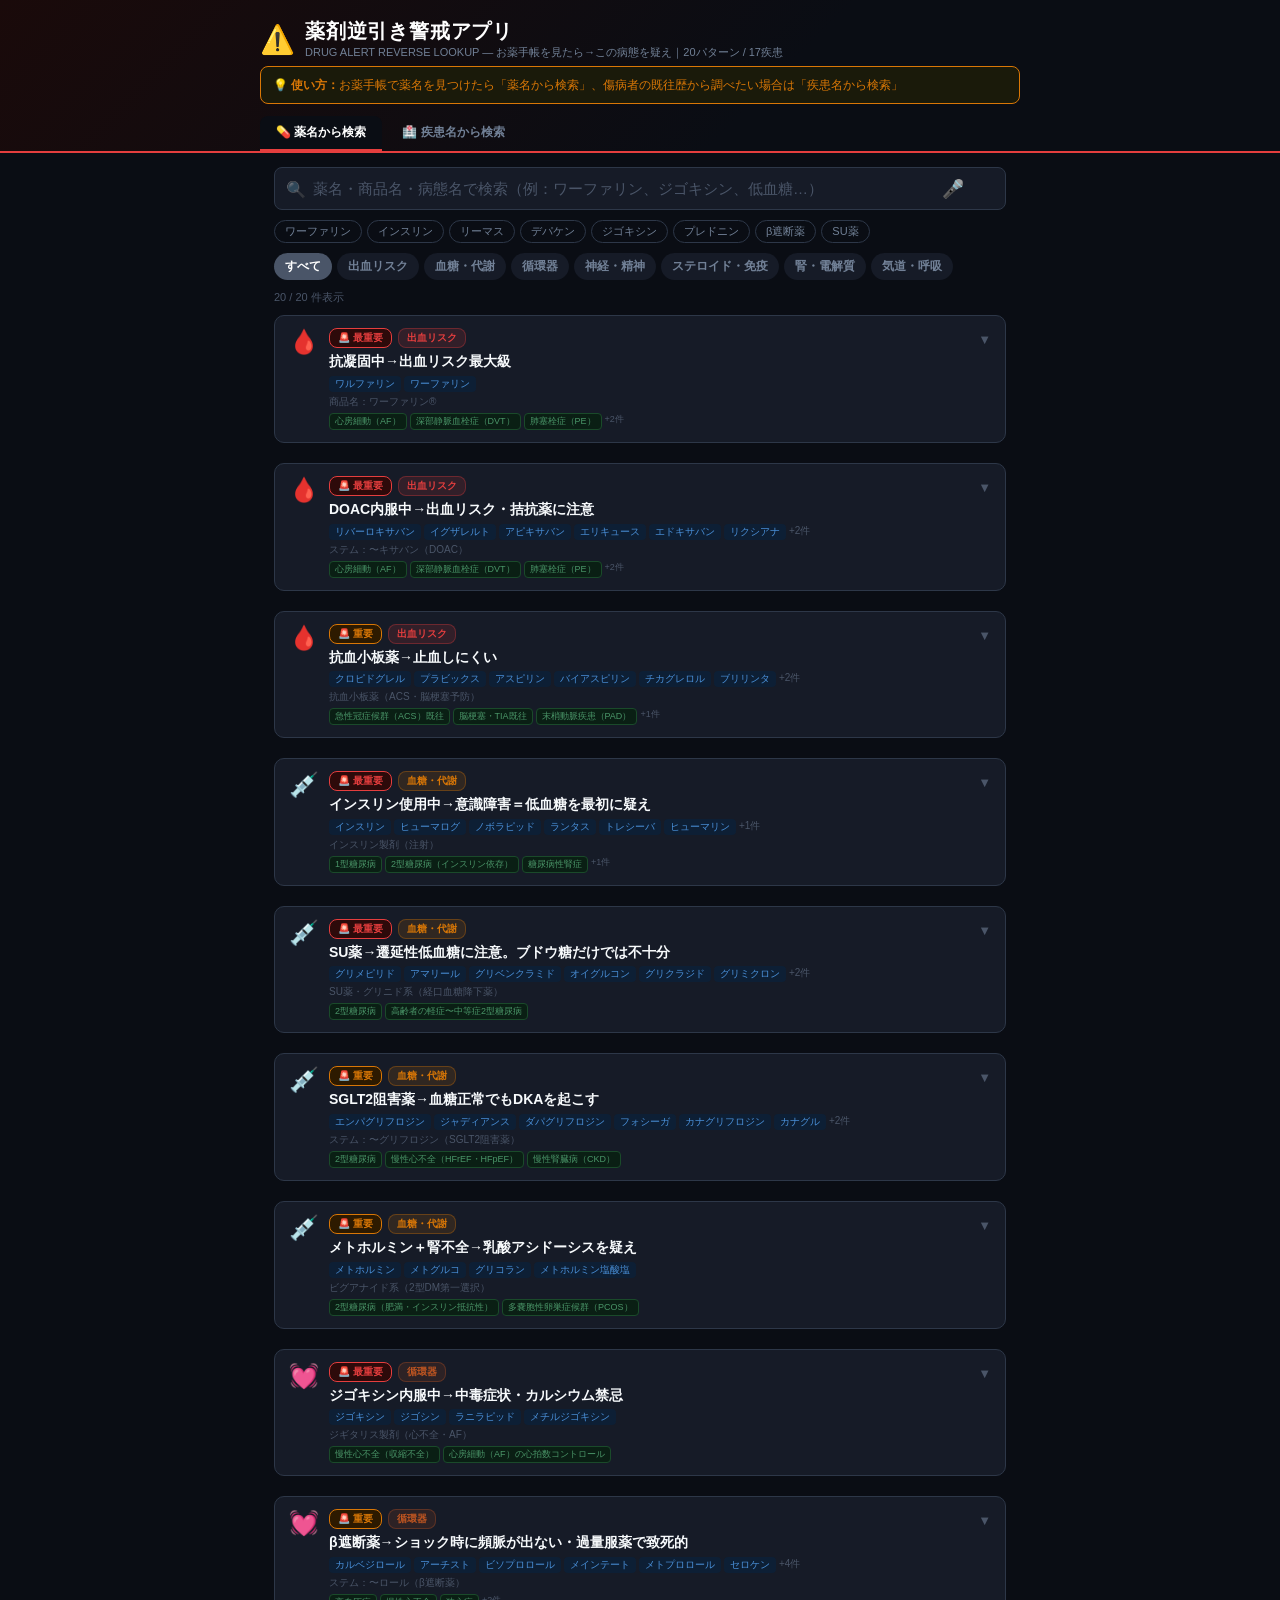
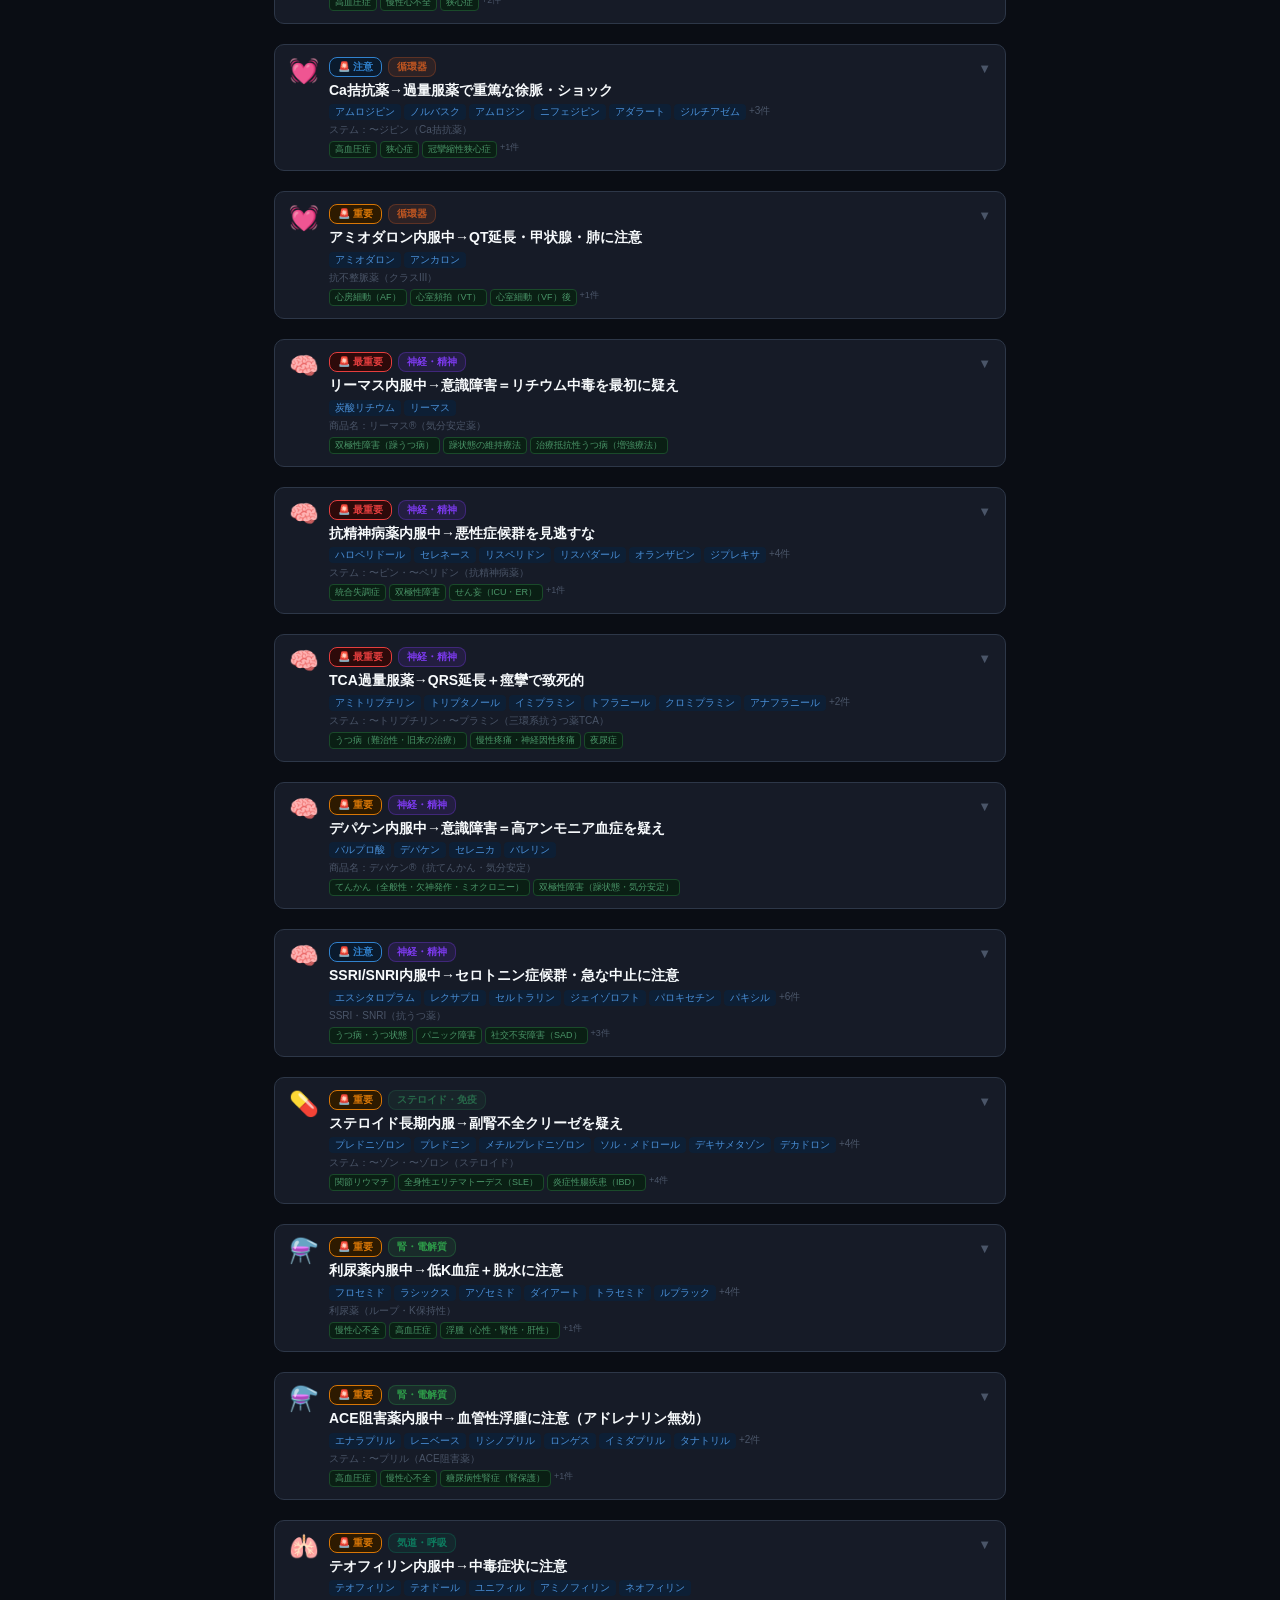
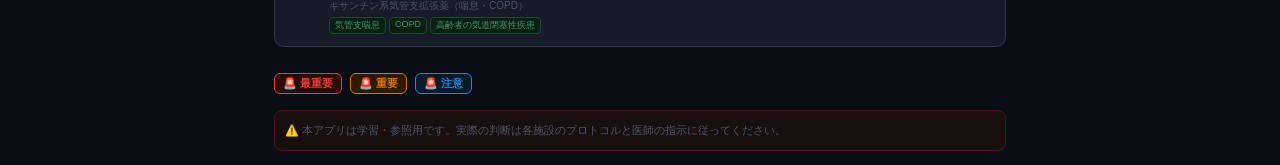
<file: apps/drag/index.html>
<!DOCTYPE html>
<html lang="ja">
<head>
<script>/* まとめアプリ内：オフライン保存はまとめアプリ側で行う */if('serviceWorker' in navigator){try{Object.defineProperty(navigator.serviceWorker,'register',{value:function(){return Promise.reject(new Error('suite'))}})}catch(e){}}</script>
  <meta charset="UTF-8" />
  <meta name="viewport" content="width=device-width, initial-scale=1.0" />
  <title>薬剤逆引き警戒アプリ</title>
  <style>
    * { margin: 0; padding: 0; box-sizing: border-box; }
    body { font-family: 'Noto Sans JP', 'Hiragino Sans', sans-serif; background: #0a0d14; color: #e2e8f0; min-height: 100vh; }
    input, button { font-family: inherit; }
    input::placeholder { color: #4a5568; }
    mark { background: #f6e05e; color: #1a1a1a; border-radius: 2px; padding: 0 1px; }
    ::-webkit-scrollbar { width: 6px; }
    ::-webkit-scrollbar-track { background: #0a0d14; }
    ::-webkit-scrollbar-thumb { background: #2d3748; border-radius: 3px; }
    .card { border-radius: 10px; border: 1px solid #2d3748; overflow: hidden; background: #161b27; margin-bottom: 10px; transition: border-color 0.15s; }
    .card.open { border-color: var(--card-color); }
    .card-header { padding: 12px 14px; cursor: pointer; display: flex; gap: 10px; align-items: flex-start; }
    .card-detail { background: #0f1420; }
    .badge { font-size: 10px; font-weight: 800; padding: 2px 8px; border-radius: 8px; display: inline-block; }
    .tag-sm { font-size: 10px; padding: 1px 6px; border-radius: 4px; background: #0d1f35; color: #4a90d9; }
    .tag-disease { font-size: 9px; padding: 1px 5px; border-radius: 4px; background: #0a1f14; border: 1px solid #1a4a2a; color: #4a9568; }
    .tag-disease-lg { font-size: 11px; padding: 3px 9px; border-radius: 6px; background: #0d2a1a; border: 1px solid #276749; color: #68d391; }
    .btn-filter { padding: 5px 11px; border-radius: 14px; border: none; font-size: 12px; font-weight: 600; cursor: pointer; background: #161b27; color: #718096; transition: all 0.15s; }
    .btn-filter.active { color: #fff; }
    .btn-hint { padding: 3px 10px; border-radius: 12px; border: 1px solid #2d3748; background: none; color: #718096; font-size: 11px; cursor: pointer; }
    .btn-tab { padding: 8px 16px; border-radius: 8px 8px 0 0; border: none; font-size: 12px; font-weight: 700; cursor: pointer; background: transparent; color: #718096; border-bottom: 2px solid transparent; }
    .btn-tab.active { background: #0a0d14; color: #fff; border-bottom: 2px solid #e53e3e; }
    .condition-box { background: #161b27; border-radius: 8px; overflow: hidden; margin-bottom: 8px; }
    .action-box { font-size: 12px; color: #f6ad55; background: #1a1400; border-left: 3px solid #d97706; border-radius: 0 4px 4px 0; padding: 5px 10px; line-height: 1.6; }
    .point-item { display: flex; gap: 8px; align-items: flex-start; font-size: 12px; color: #e2e8f0; line-height: 1.7; margin-bottom: 2px; }
    .chevron { color: #4a5568; font-size: 13px; flex-shrink: 0; transition: transform 0.2s; margin-top: 4px; }
    .chevron.open { transform: rotate(180deg); }
    .search-wrap { position: relative; margin-bottom: 10px; }
    .search-wrap input { width: 100%; padding: 12px 36px 12px 38px; background: #161b27; border: 1px solid #2d3748; border-radius: 8px; color: #e2e8f0; font-size: 15px; outline: none; }
    .search-icon { position: absolute; left: 12px; top: 50%; transform: translateY(-50%); opacity: 0.4; pointer-events: none; }
    .clear-btn { position: absolute; right: 12px; top: 50%; transform: translateY(-50%); background: none; border: none; color: #718096; cursor: pointer; font-size: 18px; }
    #app { max-width: 760px; margin: 0 auto; padding: 14px; }
    .header { background: linear-gradient(135deg, #1a0a0a 0%, #0a0d14 60%); border-bottom: 2px solid #e53e3e; padding: 18px 20px 0; }
    .header-inner { max-width: 760px; margin: 0 auto; }
    .info-banner { background: #1a1a0a; border: 1px solid #d97706; border-radius: 8px; padding: 8px 12px; font-size: 12px; color: #d97706; line-height: 1.7; margin-bottom: 12px; }
    .disclaimer { margin-top: 16px; padding: 10px; background: #1a0f0f; border-radius: 8px; border: 1px solid #4a1818; font-size: 11px; color: #4a5568; line-height: 1.7; }
    .empty { text-align: center; padding: 48px 0; color: #4a5568; }
    .empty-icon { font-size: 36px; margin-bottom: 10px; }
    .legend { margin-top: 16px; display: flex; gap: 8px; flex-wrap: wrap; }
    .legend-badge { border-radius: 6px; padding: 2px 8px; font-weight: 700; font-size: 11px; }
    .flex-wrap { display: flex; gap: 5px; flex-wrap: wrap; margin-bottom: 10px; }
    .flex-col { display: flex; flex-direction: column; gap: 10px; }
    .count-text { font-size: 11px; color: #4a5568; margin-bottom: 10px; }
    .section-label { font-size: 11px; font-weight: 800; margin-bottom: 6px; letter-spacing: 0.08em; }
    .mic-btn {
      position: absolute; right: 38px; top: 50%; transform: translateY(-50%);
      background: none; border: none; cursor: pointer; font-size: 18px;
      padding: 4px; border-radius: 50%; transition: background 0.15s; line-height: 1;
    }
    .mic-btn:hover { background: #2d3748; }
    .mic-btn.listening {
      animation: pulse 0.8s ease-in-out infinite alternate;
      background: #2d0a0a;
    }
    @keyframes pulse {
      from { box-shadow: 0 0 0 0 rgba(229,62,62,0.6); }
      to   { box-shadow: 0 0 0 8px rgba(229,62,62,0); }
    }
    .mic-unsupported { display: none; }
  </style>
</head>
<body>

<!-- ヘッダー -->
<div class="header">
  <div class="header-inner">
    <div style="display:flex;align-items:center;gap:10px;margin-bottom:6px;">
      <span style="font-size:28px;">⚠️</span>
      <div>
        <h1 style="font-size:20px;font-weight:900;color:#fff;letter-spacing:0.04em;">薬剤逆引き警戒アプリ</h1>
        <p style="font-size:11px;color:#718096;" id="subtitle">DRUG ALERT REVERSE LOOKUP — お薬手帳を見たら→この病態を疑え</p>
      </div>
    </div>
    <div class="info-banner">
      💡 <strong>使い方：</strong>お薬手帳で薬名を見つけたら「薬名から検索」、傷病者の既往歴から調べたい場合は「疾患名から検索」
    </div>
    <div style="display:flex;gap:4px;">
      <button class="btn-tab active" id="tab-drug" onclick="switchMode('drug')">💊 薬名から検索</button>
      <button class="btn-tab" id="tab-disease" onclick="switchMode('disease')">🏥 疾患名から検索</button>
    </div>
  </div>
</div>

<!-- コンテンツ -->
<div id="app">
  <!-- 薬名検索パネル -->
  <div id="panel-drug">
    <div class="search-wrap">
      <span class="search-icon">🔍</span>
      <input type="text" id="drug-search" placeholder="薬名・商品名・病態名で検索（例：ワーファリン、ジゴキシン、低血糖…）" oninput="renderDrugList()" />
      <button class="mic-btn" id="mic-drug" onclick="startVoice('drug')" title="音声検索">🎤</button>
      <button class="clear-btn" onclick="document.getElementById('drug-search').value='';renderDrugList();" style="display:none;" id="drug-clear">✕</button>
    </div>
    <div class="flex-wrap" id="drug-hints"></div>
    <div class="flex-wrap" id="drug-cats"></div>
    <p class="count-text" id="drug-count"></p>
    <div id="drug-list" class="flex-col"></div>
    <div class="legend" id="drug-legend"></div>
  </div>

  <!-- 疾患検索パネル -->
  <div id="panel-disease" style="display:none;">
    <div class="search-wrap">
      <span class="search-icon">🔍</span>
      <input type="text" id="disease-search" placeholder="疾患名で検索（例：心房細動、糖尿病、てんかん…）" oninput="renderDiseaseList()" />
      <button class="mic-btn" id="mic-disease" onclick="startVoice('disease')" title="音声検索">🎤</button>
      <button class="clear-btn" onclick="document.getElementById('disease-search').value='';renderDiseaseList();" style="display:none;" id="dis-clear">✕</button>
    </div>
    <div class="flex-wrap" id="dis-hints"></div>
    <div class="flex-wrap" id="dis-cats"></div>
    <p class="count-text" id="dis-count"></p>
    <div id="dis-list" class="flex-col"></div>
  </div>

  <div class="disclaimer">⚠️ 本アプリは学習・参照用です。実際の判断は各施設のプロトコルと医師の指示に従ってください。</div>
</div>

<script>
// =====================================================
// データ定義
// =====================================================
const ALERTS = [
  {id:1,drugs:["ワルファリン","ワーファリン"],stemHint:"商品名：ワーファリン®",
   diseases:["心房細動（AF）","深部静脈血栓症（DVT）","肺塞栓症（PE）","機械弁置換術後","脳梗塞予防"],
   category:"出血リスク",level:"critical",title:"抗凝固中→出血リスク最大級",icon:"🩸",color:"#e53e3e",
   conditions:[
     {name:"慢性硬膜下血腫",desc:"軽微な頭部外傷でも発症。意識障害・片麻痺・頭痛が遅発性に出現",action:"頭部外傷歴を必ず確認。3次病院搬送を検討"},
     {name:"消化管出血",desc:"吐血・下血・タール便。腹痛なしでも大量出血しうる",action:"バイタル安定していても速やかに搬送"},
     {name:"脳出血",desc:"血圧上昇＋神経症状→通常より重篤化しやすい",action:"PT-INR値を家族・かかりつけ医に確認"},
   ],
   points:["PT-INRが高いほど出血リスク↑（目標域は2.0〜3.0）","転倒・外傷時は「軽傷に見えても」画像検査が必須","拮抗薬：ビタミンK・新鮮凍結血漿（FFP）・プロトロンビン複合体製剤"]},

  {id:2,drugs:["リバーロキサバン","イグザレルト","アピキサバン","エリキュース","エドキサバン","リクシアナ","ダビガトラン","プラザキサ"],
   stemHint:"ステム：〜キサバン（DOAC）",
   diseases:["心房細動（AF）","深部静脈血栓症（DVT）","肺塞栓症（PE）","脳梗塞予防","機械弁置換術後"],
   category:"出血リスク",level:"critical",title:"DOAC内服中→出血リスク・拮抗薬に注意",icon:"🩸",color:"#e53e3e",
   conditions:[
     {name:"頭蓋内出血・硬膜下血腫",desc:"ワルファリンと同様に重篤。血中濃度のモニタリングが難しい",action:"頭部外傷→即3次搬送。DOAC種類と最終服薬時刻を確認"},
     {name:"消化管出血",desc:"消化管出血リスクはDOACによって異なる（ダビガトランで高め）",action:"大量出血の場合は中和薬の有無を病院に伝達"},
   ],
   points:["PT-INRで管理できない→血中濃度不明","中和薬：イダルシズマブ（プラザキサ用）、アンデキサネット（Xa阻害薬用）","透析では除去されにくい（ダビガトランを除く）","腎機能低下で蓄積→高齢者は特に注意"]},

  {id:3,drugs:["クロピドグレル","プラビックス","アスピリン","バイアスピリン","チカグレロル","ブリリンタ","プラスグレル","エフィエント"],
   stemHint:"抗血小板薬（ACS・脳梗塞予防）",
   diseases:["急性冠症候群（ACS）既往","脳梗塞・TIA既往","末梢動脈疾患（PAD）","冠動脈ステント留置後"],
   category:"出血リスク",level:"high",title:"抗血小板薬→止血しにくい",icon:"🩸",color:"#e53e3e",
   conditions:[
     {name:"外傷・頭部外傷",desc:"血小板機能が低下→止血に時間がかかる。硬膜下血腫リスク↑",action:"外傷時は通常より慎重に評価。圧迫止血を長めに"},
     {name:"消化管出血",desc:"胃粘膜障害と抗血小板作用で出血しやすい",action:"黒色便・腹痛がある場合は出血を疑う"},
   ],
   points:["2剤併用（DAPT：アスピリン＋クロピドグレル）でリスクさらに増大","ACS・脳梗塞既往の患者が多い→基礎疾患も念頭に","手術前の中止が必要なことが多い"]},

  {id:4,drugs:["インスリン","ヒューマログ","ノボラピッド","ランタス","トレシーバ","ヒューマリン","ノボリン"],
   stemHint:"インスリン製剤（注射）",
   diseases:["1型糖尿病","2型糖尿病（インスリン依存）","糖尿病性腎症","術後血糖管理"],
   category:"血糖・代謝",level:"critical",title:"インスリン使用中→意識障害＝低血糖を最初に疑え",icon:"💉",color:"#d97706",
   conditions:[
     {name:"低血糖昏睡",desc:"意識障害・痙攣・異常行動。脳卒中・てんかんと間違えやすい",action:"血糖測定が最優先。50mg/dL未満→ブドウ糖投与"},
     {name:"糖尿病性ケトアシドーシス（DKA）",desc:"腹痛・嘔吐・過呼吸（Kussmaul呼吸）・フルーツ臭の呼気",action:"血糖高値＋意識障害＋嘔吐→DKAを疑い3次搬送"},
     {name:"インスリン過量投与",desc:"自己注射量の誤りや他者による過剰投与",action:"空になったインスリンペンや使い捨て注射器を確認"},
   ],
   points:["意識障害の第一鑑別が低血糖","低血糖は血糖測定なしに否定できない","高齢者・腎不全患者は低血糖が遷延しやすい→繰り返し血糖確認"]},

  {id:5,drugs:["グリメピリド","アマリール","グリベンクラミド","オイグルコン","グリクラジド","グリミクロン","ナテグリニド","スターシス"],
   stemHint:"SU薬・グリニド系（経口血糖降下薬）",
   diseases:["2型糖尿病","高齢者の軽症〜中等症2型糖尿病"],
   category:"血糖・代謝",level:"critical",title:"SU薬→遷延性低血糖に注意。ブドウ糖だけでは不十分",icon:"💉",color:"#d97706",
   conditions:[
     {name:"遷延性低血糖",desc:"ブドウ糖投与後も低血糖が再発。ブドウ糖がさらにインスリン分泌を刺激し悪化する悪循環に陥ることがある",action:"覚醒後も必ず入院観察。オクトレオチド（サンドスタチン®）50〜100μg SC/IVがインスリン分泌を抑制し有効"},
     {name:"高齢者の低血糖昏睡",desc:"高齢者は低血糖の自覚症状が出にくい→発見が遅れる",action:"「ぼーっとしている」だけでも血糖測定を"},
   ],
   points:["インスリンより低血糖が遷延しやすい（特に高齢者・腎不全）","【重要】ブドウ糖単独投与はさらなるインスリン分泌を刺激し悪化させる場合がある","オクトレオチド（サンドスタチン®）が有効：インスリン分泌を抑制し再発を防ぐ。50〜100μg SC/IV"]},

  {id:6,drugs:["エンパグリフロジン","ジャディアンス","ダパグリフロジン","フォシーガ","カナグリフロジン","カナグル","イプラグリフロジン","スーグラ"],
   stemHint:"ステム：〜グリフロジン（SGLT2阻害薬）",
   diseases:["2型糖尿病","慢性心不全（HFrEF・HFpEF）","慢性腎臓病（CKD）"],
   category:"血糖・代謝",level:"high",title:"SGLT2阻害薬→血糖正常でもDKAを起こす",icon:"💉",color:"#d97706",
   conditions:[
     {name:"正常血糖DKA（euDKA）",desc:"血糖が正常〜軽度上昇（〜250mg/dL）でもケトアシドーシスが起きる。嘔吐・腹痛・倦怠感・過呼吸（Kussmaul呼吸）",action:"血糖正常でも意識障害＋倦怠感＋嘔吐→DKAの可能性あり。pH・ケトン体測定を依頼。「血糖が正常だからDKAではない」という判断は危険"},
     {name:"脱水・低血圧",desc:"利尿作用で脱水。高齢者・感染症・手術後に急激な脱水をきたす",action:"嘔吐・発熱で経口摂取不能→早期輸液"},
   ],
   points:["SGLT2阻害薬は血糖正常でもDKAを起こす（血糖測定だけでは否定できない）","SGLT2阻害薬関連DKAの約50%は正常血糖（非使用者では5%のみ）","典型的なDKAと異なり、炭水化物欠乏が主因（2015年FDA警告）","術前3日間は中止が必要→緊急手術では必ず確認"]},

  {id:7,drugs:["メトホルミン","メトグルコ","グリコラン","メトホルミン塩酸塩"],
   stemHint:"ビグアナイド系（2型DM第一選択）",
   diseases:["2型糖尿病（肥満・インスリン抵抗性）","多嚢胞性卵巣症候群（PCOS）"],
   category:"血糖・代謝",level:"high",title:"メトホルミン＋腎不全→乳酸アシドーシスを疑え",icon:"💉",color:"#d97706",
   conditions:[
     {name:"乳酸アシドーシス",desc:"腎機能低下で蓄積→倦怠感・筋肉痛・過呼吸・意識障害。致死率高い",action:"嘔吐・下痢・感染症後の意識障害＋メトホルミン内服→乳酸アシドーシス疑い"},
   ],
   points:["造影剤投与前後48時間は休薬が必要→緊急造影CT前に必ず確認","脱水・感染・腎機能低下時に蓄積リスク↑","単独使用では低血糖を起こさない"]},

  {id:8,drugs:["ジゴキシン","ジゴシン","ラニラピッド","メチルジゴキシン"],
   stemHint:"ジギタリス製剤（心不全・AF）",
   diseases:["慢性心不全（収縮不全）","心房細動（AF）の心拍数コントロール"],
   category:"循環器",level:"critical",title:"ジゴキシン内服中→中毒症状・カルシウム禁忌",icon:"💓",color:"#c05621",
   conditions:[
     {name:"ジゴキシン中毒",desc:"悪心・嘔吐・視覚異常（黄緑視・霧視）・徐脈・心室性不整脈。有効域が非常に狭い",action:"嘔吐＋徐脈＋不整脈→ジゴキシン中毒を疑い採血。電解質（K・Ca・Mg）確認"},
     {name:"低K血症による毒性増強",desc:"低K血症でジゴキシン毒性が著明に増大→利尿薬との併用で起きやすい",action:"利尿薬も同時服用の場合は低K血症＋ジゴキシン中毒を強く疑う"},
   ],
   points:["カルシウム製剤（グルコン酸Ca・塩化Ca）の投与は禁忌→致死的VFのリスク","拮抗薬：ジゴキシン免疫Fab（ジゴバインド®）。投与後30〜60分で効果発現","ジゴバインド®の投与適応：致死的不整脈・高K血症（>5.5mEq/L）・血中濃度>10ng/mL","高齢者・腎不全患者は中毒リスクが高い"]},

  {id:9,drugs:["カルベジロール","アーチスト","ビソプロロール","メインテート","メトプロロール","セロケン","アテノロール","テノーミン","プロプラノロール","インデラル"],
   stemHint:"ステム：〜ロール（β遮断薬）",
   diseases:["高血圧症","慢性心不全","狭心症","心筋梗塞後","頻脈性不整脈"],
   category:"循環器",level:"high",title:"β遮断薬→ショック時に頻脈が出ない・過量服薬で致死的",icon:"💓",color:"#c05621",
   conditions:[
     {name:"マスクされたショック",desc:"出血・敗血症・脱水でもβ遮断薬で頻脈が抑制される→「脈が速くない」でショックを見逃す危険",action:"血圧低下があれば頻脈なしでもショックを疑う。皮膚・尿量・意識で評価"},
     {name:"低血糖症状のマスク",desc:"動悸・頻脈（低血糖サイン）が出ない→低血糖を見逃しやすい",action:"糖尿病＋β遮断薬内服中は血糖測定を積極的に"},
     {name:"気管支痙攣（喘息患者）",desc:"喘息患者への非選択的βブロッカーは禁忌→急性の気管支痙攣を誘発",action:"喘息発作＋β遮断薬内服→投与薬の見直しを搬送先に伝達"},
     {name:"β遮断薬過量服薬",desc:"徐脈・低血圧・心ブロック・心原性ショック・低血糖・痙攣。致死的",action:"高用量インスリン＋ブドウ糖療法が第一選択。グルカゴン（1〜10mg IV）も有効"},
   ],
   points:["バイタルは「血圧のみ」で評価せず、末梢循環（皮膚・毛細血管充満時間）も評価する","急な中止でリバウンド狭心症・高血圧→自己中断を確認","高用量インスリン療法：レギュラーインスリン 1単位/kg IVボーラス→0.5〜1単位/kg/h持続","グルカゴン（1〜10mg IV）はβ受容体を介さずに心収縮力を増強→β遮断薬中毒に有効"]},

  {id:10,drugs:["アムロジピン","ノルバスク","アムロジン","ニフェジピン","アダラート","ジルチアゼム","ヘルベッサー","ベラパミル","ワソラン"],
   stemHint:"ステム：〜ジピン（Ca拮抗薬）",
   diseases:["高血圧症","狭心症","冠攣縮性狭心症","心房細動（ジルチアゼム・ベラパミル）"],
   category:"循環器",level:"moderate",title:"Ca拮抗薬→過量服薬で重篤な徐脈・ショック",icon:"💓",color:"#c05621",
   conditions:[
     {name:"Ca拮抗薬過量服薬",desc:"徐脈・低血圧・心ブロック・心停止。致死的。特にベラパミル・ジルチアゼムで重篤",action:"「降圧薬を大量に飲んだ」→Ca拮抗薬かβ遮断薬かを確認。高用量Ca製剤・高用量インスリン療法が有効"},
   ],
   points:["過量服薬時の治療：①塩化Ca 10% 20mL IV を反復 ②高用量インスリン療法 ③脂肪乳剤（イントラリポス®）：ベラパミル・ジルチアゼム中毒で有効な可能性","徐放製剤は吸収が遅れて症状が遅発→「飲んですぐ元気」でも安心できない","βブロッカー過量と症状が似ているが治療が異なる→薬名確認が重要"]},

  {id:11,drugs:["アミオダロン","アンカロン"],
   stemHint:"抗不整脈薬（クラスIII）",
   diseases:["心房細動（AF）","心室頻拍（VT）","心室細動（VF）後","WPW症候群"],
   category:"循環器",level:"high",title:"アミオダロン内服中→QT延長・甲状腺・肺に注意",icon:"💓",color:"#c05621",
   conditions:[
     {name:"QT延長・TdP",desc:"他のQT延長薬との併用でTorsades de Pointesを誘発",action:"不整脈＋アミオダロン内服→心電図でQT間隔を確認"},
     {name:"甲状腺機能異常",desc:"ヨード含有→甲状腺機能亢進または低下を引き起こす",action:"頻脈・体重減少・発汗→甲状腺機能亢進を疑う"},
     {name:"肺毒性（間質性肺炎）",desc:"乾性咳嗽・労作時呼吸困難・発熱",action:"呼吸困難＋長期アミオダロン内服→間質性肺炎を鑑別"},
   ],
   points:["半減期が非常に長い（40〜55日）→中止後も数ヶ月は作用が持続","ヨード含有→造影剤検査・甲状腺機能検査に影響"]},

  {id:12,drugs:["炭酸リチウム","リーマス"],
   stemHint:"商品名：リーマス®（気分安定薬）",
   diseases:["双極性障害（躁うつ病）","躁状態の維持療法","治療抵抗性うつ病（増強療法）"],
   category:"神経・精神",level:"critical",title:"リーマス内服中→意識障害＝リチウム中毒を最初に疑え",icon:"🧠",color:"#7c3aed",
   conditions:[
     {name:"リチウム中毒",desc:"振戦・嘔吐・下痢・眠気→意識障害・痙攣・腎不全。脱水・NSAIDS服薬開始で急激に発症",action:"意識障害＋振戦＋嘔吐→「リーマス飲んでいるか」を確認。採血+補液（生食）"},
   ],
   points:["有効域が非常に狭い（0.6〜1.2mEq/L）","脱水（嘔吐・下痢・発熱）で急激にLi濃度が上昇","NSAIDS（ロキソニン等）服薬開始でLi濃度が上昇","透析で除去可能→重症時は透析適応"]},

  {id:13,drugs:["ハロペリドール","セレネース","リスペリドン","リスパダール","オランザピン","ジプレキサ","クエチアピン","セロクエル","アリピプラゾール","エビリファイ"],
   stemHint:"ステム：〜ピン・〜ペリドン（抗精神病薬）",
   diseases:["統合失調症","双極性障害","せん妄（ICU・ER）","認知症に伴う行動障害（BPSD）"],
   category:"神経・精神",level:"critical",title:"抗精神病薬内服中→悪性症候群を見逃すな",icon:"🧠",color:"#7c3aed",
   conditions:[
     {name:"悪性症候群（NMS）",desc:"高体温（38℃以上）＋筋強剛＋意識障害＋自律神経症状（発汗・頻脈・血圧変動）。致死率高い",action:"高体温＋筋強剛＋抗精神病薬→悪性症候群疑い。即冷却・3次搬送"},
     {name:"錐体外路症状（アカシジア・ジストニア）",desc:"アカシジア：じっとしていられない（「不安」と訴えることが多い）\n急性ジストニア：頸部・眼球・舌の異常な筋肉収縮",action:"「不安でじっとできない」＋抗精神病薬内服→アカシジアを疑う"},
   ],
   points:["悪性症候群は熱中症と間違えやすい→内服薬の確認が鑑別の鍵","CK（クレアチンキナーゼ）が著明に上昇（10,000〜100,000 IU/L）→横紋筋融解にも注意","アカシジアは「精神症状の悪化」と誤認されやすい","悪性症候群の治療：①即座に中止 ②冷却 ③ダントロレン（ダントリウム®）2.5mg/kg IV（最大10mg/kg/日） ④ブロモクリプチン（パーロデル®）2.5〜10mg 経口 8時間ごと"]},

  {id:14,drugs:["アミトリプチリン","トリプタノール","イミプラミン","トフラニール","クロミプラミン","アナフラニール","ノルトリプチリン","ノリトレン"],
   stemHint:"ステム：〜トリプチリン・〜プラミン（三環系抗うつ薬TCA）",
   diseases:["うつ病（難治性・旧来の治療）","慢性疼痛・神経因性疼痛","夜尿症"],
   category:"神経・精神",level:"critical",title:"TCA過量服薬→QRS延長＋痙攣で致死的",icon:"🧠",color:"#7c3aed",
   conditions:[
     {name:"TCA過量服薬",desc:"少量でも致死的。QRS延長→心室性不整脈→心停止。意識障害・痙攣を伴う",action:"意識障害＋痙攣＋QRS延長→TCA過量を疑い重炭酸Na静注（1〜2mEq/kg IV、目標pH 7.45〜7.55）。3次搬送"},
     {name:"セロトニン症候群",desc:"SSRI・SNRIとの併用で発症。高体温＋クローヌス＋筋強剛",action:"高体温＋振戦＋興奮＋複数の抗うつ薬→セロトニン症候群を疑う"},
   ],
   points:["心電図でQRS>100msがあれば重炭酸Na投与を考慮（適応：QRS幅>100ms・心室性不整脈）","重炭酸Na投与量：1〜2mEq/kg IVボーラス。目標pH 7.45〜7.55","フルマゼニル投与は【絶対禁忌】：TCA過量では痙攣を誘発する危険","QRS延長はTCA中毒の最重要所見"]},

  {id:15,drugs:["バルプロ酸","デパケン","セレニカ","バレリン"],
   stemHint:"商品名：デパケン®（抗てんかん・気分安定）",
   diseases:["てんかん（全般性・欠神発作・ミオクロニー）","双極性障害（躁状態・気分安定）"],
   category:"神経・精神",level:"high",title:"デパケン内服中→意識障害＝高アンモニア血症を疑え",icon:"🧠",color:"#7c3aed",
   conditions:[
     {name:"高アンモニア血症",desc:"意識障害・嘔吐・傾眠。血糖正常でも起きる。投与量に無関係で発症しうる",action:"意識障害＋デパケン内服→NH3採血。「てんかん発作後の意識障害」と間違えやすい"},
     {name:"肝毒性（劇症肝炎）",desc:"特に2歳未満の小児や多剤併用で重篤。倦怠感・黄疸・腹痛",action:"嘔吐＋黄疸＋デパケン内服→肝障害を疑い緊急搬送"},
   ],
   points:["てんかん発作後の遷延する意識障害は高アンモニア血症の可能性","バルプロ酸は精神科でも使われる（双極性障害）","妊娠可能年齢の女性への処方には重大な催奇形性リスクあり"]},

  {id:16,drugs:["エスシタロプラム","レクサプロ","セルトラリン","ジェイゾロフト","パロキセチン","パキシル","フルボキサミン","ルボックス","デュロキセチン","サインバルタ","ベンラファキシン","イフェクサー"],
   stemHint:"SSRI・SNRI（抗うつ薬）",
   diseases:["うつ病・うつ状態","パニック障害","社交不安障害（SAD）","強迫性障害（OCD）","PTSD","慢性疼痛（SNRI）"],
   category:"神経・精神",level:"moderate",title:"SSRI/SNRI内服中→セロトニン症候群・急な中止に注意",icon:"🧠",color:"#7c3aed",
   conditions:[
     {name:"セロトニン症候群",desc:"複数の薬（SSRI＋TCA・MAO阻害薬・トリプタン等）の併用で発症。高体温＋筋強剛＋クローヌス＋興奮",action:"高体温＋振戦＋意識変容＋複数の抗うつ薬→セロトニン症候群疑い。即すべての薬を中止"},
     {name:"中断症候群",desc:"急な服薬中断で「電気ショック感」「めまい」「悪心」が出現",action:"「薬を急に止めた」という情報があれば中断症候群を考慮"},
   ],
   points:["SSRI単独でのセロトニン症候群はまれ→他の薬との組み合わせを確認","過量服薬でのQT延長リスクあり（特にエスシタロプラム）"]},

  {id:17,drugs:["プレドニゾロン","プレドニン","メチルプレドニゾロン","ソル・メドロール","デキサメタゾン","デカドロン","ヒドロコルチゾン","ソル・コーテフ","ベタメタゾン","リンデロン"],
   stemHint:"ステム：〜ゾン・〜ゾロン（ステロイド）",
   diseases:["関節リウマチ","全身性エリテマトーデス（SLE）","炎症性腸疾患（IBD）","喘息・COPD","アレルギー疾患","臓器移植後","副腎不全"],
   category:"ステロイド・免疫",level:"high",title:"ステロイド長期内服→副腎不全クリーゼを疑え",icon:"💊",color:"#276749",
   conditions:[
     {name:"副腎不全クリーゼ（急性副腎不全）",desc:"ステロイドを急に中止＋感染・手術・外傷などのストレスで発症。低血圧・低血糖・低Na血症・意識障害",action:"ショック＋ステロイド長期内服→副腎不全クリーゼを疑い。ハイドロコルチゾン100mg IV即座投与。その後6時間ごとに100mg IV"},
     {name:"免疫抑制による重症感染症",desc:"ステロイド長期内服で免疫が低下→通常では起きにくい感染症（真菌・結核等）も発症",action:"高熱＋ステロイド長期内服→重症感染症として扱い早期抗菌薬・3次搬送"},
     {name:"血糖上昇（ステロイド糖尿病）",desc:"血糖コントロールが急激に悪化。意識障害の原因になりうる",action:"ステロイド内服中の意識障害→血糖測定を"},
   ],
   points:["「急に中止しないで」と指導されているが、急病・入院で中止されると危険","用量が多いほど・長期ほどリスク高い（プレドニゾロン5mg/日以上を数週間以上）","クリーゼの三徴：低血圧＋低血糖＋低Na血症","初期輸液：成人では最初の1時間で生食1000mL（小児は20mL/kg）","低血糖があれば5%ブドウ糖液を併用","救急隊がハイドロコルチゾンを携帯する地域もある：病院到着前の投与が推奨される"]},

  {id:18,drugs:["フロセミド","ラシックス","アゾセミド","ダイアート","トラセミド","ルプラック","スピロノラクトン","アルダクトン","エプレレノン","セララ"],
   stemHint:"利尿薬（ループ・K保持性）",
   diseases:["慢性心不全","高血圧症","浮腫（心性・腎性・肝性）","原発性アルドステロン症"],
   category:"腎・電解質",level:"high",title:"利尿薬内服中→低K血症＋脱水に注意",icon:"⚗️",color:"#2d9748",
   conditions:[
     {name:"低カリウム血症（低K血症）",desc:"筋力低下・易疲労感・不整脈（テント状T波の消失・U波出現・QT延長）",action:"ジゴキシン同時内服の場合は低K血症でジゴキシン毒性が増大→危険度が上がる"},
     {name:"脱水・低血圧",desc:"高齢者・夏季・嘔吐下痢で急速に脱水。起立性低血圧→転倒リスク",action:"「薬を飲んでいたら急に元気がなくなった」→脱水・低血圧を疑い補液"},
   ],
   points:["ジゴキシン＋利尿薬の組み合わせは特に低K血症で危険","K保持性利尿薬（スピロノラクトン）はACE阻害薬・ARBと併用で高K血症に注意"]},

  {id:19,drugs:["エナラプリル","レニベース","リシノプリル","ロンゲス","イミダプリル","タナトリル","ペリンドプリル","コバシル"],
   stemHint:"ステム：〜プリル（ACE阻害薬）",
   diseases:["高血圧症","慢性心不全","糖尿病性腎症（腎保護）","左室収縮不全"],
   category:"腎・電解質",level:"high",title:"ACE阻害薬内服中→血管性浮腫に注意（アドレナリン無効）",icon:"⚗️",color:"#2d9748",
   conditions:[
     {name:"血管性浮腫（血管神経性浮腫）",desc:"口唇・舌・顔面・喉頭の急激な腫脹。喉頭浮腫は窒息の危険。投与開始数週〜数年後にも発症",action:"顔面・口唇・舌の腫脹＋ACE阻害薬内服→気道確保準備。★抗ヒスタミン薬・ステロイド・アドレナリンは無効（ブラジキニン介在性のため）"},
     {name:"高カリウム血症（高K血症）",desc:"腎機能低下＋ACE阻害薬でK貯留。K保持性利尿薬・ARBとの併用でさらに増加",action:"嘔気・倦怠・筋力低下→高K血症の可能性。心電図確認"},
   ],
   points:["血管性浮腫はARBでも起きることがある（別機序）","ACE阻害薬の空咳（日本人の20〜30%）はARBに変更で消失","ACE阻害薬関連血管性浮腫の発生率：0.1〜0.7%（アフリカ系患者でリスクが高い）","有効な治療薬：①イカチバント（フィラジル®）30mg SC（最速） ②新鮮凍結血漿（FFP） ③C1インヒビター製剤","★抗ヒスタミン薬・ステロイド・アドレナリンは無効：ブラジキニン介在性のため"]},

  {id:20,drugs:["テオフィリン","テオドール","ユニフィル","アミノフィリン","ネオフィリン"],
   stemHint:"キサンチン系気管支拡張薬（喘息・COPD）",
   diseases:["気管支喘息","COPD","高齢者の気道閉塞性疾患"],
   category:"気道・呼吸",level:"high",title:"テオフィリン内服中→中毒症状に注意",icon:"🫁",color:"#0d7c5f",
   conditions:[
     {name:"テオフィリン中毒",desc:"嘔吐・振戦・頻脈・痙攣・不整脈。有効域が狭く、発熱・抗菌薬（エリスロマイシン等）で血中濃度が急上昇",action:"痙攣＋頻脈＋嘔吐＋テオフィリン内服→中毒を疑い採血。3次搬送"},
   ],
   points:["有効域：10〜20μg/mL。20以上で中毒症状","発熱・感染症・エリスロマイシン・フルコナゾールで血中濃度が急上昇","最近は使用が減少しているが、高齢者に内服が残っていることがある"]},
];

const DISEASE_LOOKUP = [
  {id:"d1",name:"心房細動（AF）",icon:"💓",cat:"循環器",drugs:[
    {name:"ワルファリン / DOAC（〜キサバン）",reason:"血栓塞栓予防（脳梗塞予防）",alerts:"出血リスク最大級。頭部外傷→即3次搬送。DOAC種類と最終服薬時刻を確認"},
    {name:"ジゴキシン（ジゴシン®）",reason:"心拍数コントロール",alerts:"ジゴキシン中毒：嘔吐＋徐脈＋視覚異常。Ca製剤投与は禁忌→致死的VF"},
    {name:"β遮断薬（〜ロール）",reason:"心拍数コントロール",alerts:"ショック時に頻脈が出ない→脈正常でもショックを疑う"},
    {name:"アミオダロン（アンカロン®）",reason:"洞調律維持・心拍数コントロール",alerts:"QT延長・甲状腺・肺毒性に注意。半減期40〜55日"},
  ]},
  {id:"d2",name:"高血圧症",icon:"📈",cat:"循環器",drugs:[
    {name:"Ca拮抗薬（〜ジピン）",reason:"降圧",alerts:"過量服薬で徐脈・ショック。Ca製剤＋高用量インスリン療法が有効。徐放製剤は症状遅発"},
    {name:"β遮断薬（〜ロール）",reason:"降圧・脈拍管理",alerts:"ショック時に頻脈が出ない。急な中止でリバウンド高血圧"},
    {name:"ACE阻害薬（〜プリル）",reason:"降圧・腎保護",alerts:"血管性浮腫（喉頭浮腫）→気道確保必須。アドレナリン・抗ヒスタミン薬は無効"},
    {name:"ARB（〜サルタン）",reason:"降圧・腎保護",alerts:"高K血症・腎機能低下に注意。妊婦禁忌"},
    {name:"利尿薬（ラシックス等）",reason:"降圧・浮腫管理",alerts:"低K血症→不整脈リスク。脱水→低血圧・転倒"},
  ]},
  {id:"d3",name:"慢性心不全",icon:"🫀",cat:"循環器",drugs:[
    {name:"ジゴキシン（ジゴシン®）",reason:"心収縮力増強・心拍数調節",alerts:"ジゴキシン中毒：嘔吐＋徐脈＋視覚異常。低K血症で毒性増大。Ca製剤禁忌"},
    {name:"β遮断薬（〜ロール）",reason:"心保護",alerts:"ショック時に頻脈が出ない。急な中止でリバウンド"},
    {name:"利尿薬（フロセミド等）",reason:"うっ血管理",alerts:"低K血症・低Na血症・脱水。ジゴキシン併用で危険度↑"},
    {name:"ACE阻害薬 / ARB",reason:"心保護・前後負荷軽減",alerts:"血管性浮腫（ACE阻害薬）・高K血症に注意"},
    {name:"SGLT2阻害薬（〜グリフロジン）",reason:"心不全入院・死亡リスク低減",alerts:"正常血糖DKAに注意。術前3日中止が必要"},
  ]},
  {id:"d4",name:"2型糖尿病",icon:"💉",cat:"代謝・内分泌",drugs:[
    {name:"インスリン製剤",reason:"血糖コントロール",alerts:"意識障害＝低血糖を最初に疑え。血糖測定が最優先"},
    {name:"SU薬（グリメピリド等）",reason:"インスリン分泌促進",alerts:"遷延性低血糖。ブドウ糖単独では悪循環→オクトレオチドが有効"},
    {name:"メトホルミン（メトグルコ®）",reason:"インスリン抵抗性改善（第一選択）",alerts:"造影CT前後48時間休薬必須。腎不全＋内服→乳酸アシドーシス"},
    {name:"SGLT2阻害薬（〜グリフロジン）",reason:"血糖降下・心腎保護",alerts:"血糖正常でもDKAを起こす（約50%が正常血糖）。術前3日中止"},
    {name:"GLP-1受容体作動薬（〜グルチド）",reason:"血糖降下・体重減少",alerts:"膵炎：急激な腹痛・背部痛→即中止"},
  ]},
  {id:"d5",name:"脳梗塞・TIA既往",icon:"🧠",cat:"循環器",drugs:[
    {name:"抗血小板薬（バイアスピリン・プラビックス等）",reason:"再発予防",alerts:"出血しにくい。外傷・頭部外傷で通常より慎重に。DAPT併用でリスクさらに増大"},
    {name:"ワルファリン / DOAC",reason:"心房細動関連脳梗塞の再発予防",alerts:"出血リスク最大級。軽微な頭部外傷でも硬膜下血腫を疑う"},
    {name:"スタチン（〜スタチン）",reason:"動脈硬化進行抑制",alerts:"横紋筋融解症（筋肉痛・CK上昇）・肝障害に注意"},
  ]},
  {id:"d6",name:"統合失調症",icon:"🧠",cat:"神経・精神",drugs:[
    {name:"抗精神病薬（〜ピン・〜ペリドン・セレネース等）",reason:"陽性症状（幻覚・妄想）・陰性症状の治療",alerts:"悪性症候群：高体温＋筋強剛＋意識障害→即冷却・ダントロレン投与・3次搬送。アカシジアは「不安」と誤認されやすい"},
  ]},
  {id:"d7",name:"双極性障害（躁うつ病）",icon:"🧠",cat:"神経・精神",drugs:[
    {name:"炭酸リチウム（リーマス®）",reason:"気分安定・躁状態治療",alerts:"意識障害＋振戦＋嘔吐→リチウム中毒を疑え。脱水・NSAIDsでLi濃度急上昇"},
    {name:"バルプロ酸（デパケン®）",reason:"気分安定・躁状態治療",alerts:"意識障害→高アンモニア血症を疑いNH3採血。妊婦に催奇形性リスク"},
    {name:"抗精神病薬（〜ピン等）",reason:"躁状態・うつ状態補助",alerts:"悪性症候群・血糖上昇（オランザピン）に注意"},
  ]},
  {id:"d8",name:"うつ病・不安障害",icon:"🧠",cat:"神経・精神",drugs:[
    {name:"SSRI / SNRI（レクサプロ・サインバルタ等）",reason:"抗うつ・抗不安",alerts:"セロトニン症候群（複数の薬の併用で発症）。急な中止で中断症候群"},
    {name:"三環系抗うつ薬 TCA（トリプタノール等）",reason:"難治性うつ・慢性疼痛",alerts:"過量服薬で致死的。QRS延長→重炭酸Na投与。フルマゼニルは絶対禁忌"},
  ]},
  {id:"d9",name:"てんかん",icon:"⚡",cat:"神経・精神",drugs:[
    {name:"バルプロ酸（デパケン®）",reason:"全般性・欠神発作",alerts:"意識障害→高アンモニア血症。服薬中断で痙攣重積リスク"},
    {name:"レベチラセタム（イーケプラ®）",reason:"焦点性・全般性てんかん",alerts:"行動変容・攻撃性。腎機能低下で蓄積"},
    {name:"フェニトイン / ホスフェニトイン（ホストイン®）",reason:"部分発作・全般発作",alerts:"心電図でQT延長・徐脈に注意。有効域が狭い"},
    {name:"ラモトリギン（ラミクタール®）",reason:"部分・全般発作・双極性障害",alerts:"スティーブンス・ジョンソン症候群（SJS）：皮疹＋発熱→緊急対応"},
  ]},
  {id:"d10",name:"関節リウマチ・膠原病",icon:"💊",cat:"免疫・膠原病",drugs:[
    {name:"ステロイド（プレドニン等）",reason:"炎症・免疫抑制",alerts:"副腎不全クリーゼ：低血圧＋低血糖＋低Na血症。ハイドロコルチゾン100mg IV即投与。初期輸液：生食1000mL"},
    {name:"メトトレキサート（MTX）",reason:"免疫抑制・関節破壊抑制",alerts:"骨髄抑制・重症肺炎（MTX肺炎）・口内炎"},
    {name:"生物学的製剤（〜マブ・〜ネプト等）",reason:"炎症性サイトカイン抑制",alerts:"結核・ニューモシスチス肺炎等の日和見感染症に注意"},
  ]},
  {id:"d11",name:"深部静脈血栓症（DVT）/ 肺塞栓（PE）",icon:"🩺",cat:"血液・凝固",drugs:[
    {name:"ワルファリン / DOAC",reason:"血栓再発予防・治療",alerts:"出血リスク最大級。外傷・頭部外傷で硬膜下血腫リスク↑"},
    {name:"ヘパリン（急性期）",reason:"急性期抗凝固",alerts:"HIT（ヘパリン起因性血小板減少症）：5〜14日後に血小板↓＋血栓→即中止"},
  ]},
  {id:"d12",name:"気管支喘息 / COPD",icon:"🫁",cat:"呼吸器",drugs:[
    {name:"テオフィリン（テオドール®等）",reason:"気管支拡張",alerts:"テオフィリン中毒：発熱・抗菌薬で血中濃度急上昇→痙攣・頻脈・嘔吐"},
    {name:"ステロイド吸入 / 経口",reason:"気道炎症抑制",alerts:"長期経口ステロイドでは副腎不全クリーゼのリスクあり"},
    {name:"β₂刺激薬（サルブタモール等）",reason:"気管支拡張（急性発作）",alerts:"低K血症・頻脈。過量使用で心毒性リスク"},
  ]},
  {id:"d13",name:"慢性腎臓病（CKD）",icon:"⚗️",cat:"腎・泌尿器",drugs:[
    {name:"ACE阻害薬 / ARB",reason:"腎保護・蛋白尿減少",alerts:"高K血症・腎機能悪化に注意。脱水・NSAIDs併用でAKIリスク大"},
    {name:"SGLT2阻害薬",reason:"腎保護・進行抑制",alerts:"正常血糖DKA。eGFR<30では効果消失かつ蓄積リスク"},
    {name:"利尿薬",reason:"浮腫・高血圧管理",alerts:"低K血症・低Na血症。過剰利尿で腎機能悪化"},
  ]},
  {id:"d14",name:"臓器移植後 / 自己免疫疾患",icon:"💊",cat:"免疫・膠原病",drugs:[
    {name:"ステロイド長期内服",reason:"拒絶反応・免疫抑制",alerts:"副腎不全クリーゼ（急な中止＋ストレス）・重症感染症・血糖上昇"},
    {name:"免疫抑制薬（タクロリムス・シクロスポリン等）",reason:"拒絶反応予防",alerts:"腎毒性・感染症（ニューモシスチス肺炎・CMV）。有効域が狭く中毒リスク"},
  ]},
  {id:"d15",name:"頻脈性不整脈（心室頻拍・心室細動）",icon:"⚡",cat:"循環器",drugs:[
    {name:"アミオダロン（アンカロン®）",reason:"心室頻拍・心室細動の二次予防・緊急停止",alerts:"QT延長→TdP誘発リスク。半減期40〜55日（中止後も数ヶ月作用持続）。甲状腺・肺毒性（間質性肺炎）・肝毒性に注意。D5W以外での希釈は禁忌（沈殿）"},
    {name:"ソタロール（ソタコール®）",reason:"心室頻拍・心房細動の維持療法",alerts:"QT延長・TdP（Torsades de Pointes）リスク。低K血症・低Mg血症で著明に増大→電解質補正が必須。腎機能低下で蓄積→用量減量が必要"},
    {name:"メキシレチン（メキシチール®）",reason:"心室性期外収縮・心室頻拍（経口維持）",alerts:"消化器症状（悪心・嘔吐）が多い。肝機能低下で血中濃度が上昇。てんかん患者では痙攣閾値を下げる"},
    {name:"植込み型除細動器（ICD）装着患者",reason:"心室細動・致死的心室頻拍の二次予防",alerts:"ICD作動（電気ショック）を繰り返す場合は電気嵐（VTストーム）を疑う。アミオダロン・β遮断薬で頻度を抑制。救急現場ではICD装着を除細動の妨げにしない"},
  ]},
  {id:"d16",name:"発作性上室性頻拍（PSVT）/ WPW症候群",icon:"💓",cat:"循環器",drugs:[
    {name:"ベラパミル（ワソラン®）",reason:"PSVTの停止・予防（Ca拮抗薬）",alerts:"★WPW症候群＋心房細動には絶対禁忌（致死的VFを誘発）。β遮断薬IV直後の投与も禁忌（重篤な心停止リスク）。幅広QRS頻拍でVTとSVTの鑑別が不明な場合は禁忌"},
    {name:"ジルチアゼム（ヘルベッサー®）",reason:"上室性頻拍の心拍数コントロール",alerts:"WPW症候群＋AFには禁忌（VF誘発）。β遮断薬との併用で房室ブロック・心停止リスク。低血圧・徐脈に注意"},
    {name:"フレカイニド（タンボコール®）",reason:"発作性心房細動・PSVTの予防（経口）",alerts:"★器質的心疾患（心筋梗塞・心不全）がある患者への使用は禁忌（死亡率増加）。QRS延長・催不整脈作用に注意。心機能正常例のみに使用"},
    {name:"ピルシカイニド（サンリズム®）",reason:"発作性心房細動・上室性頻拍の停止・予防",alerts:"腎排泄型→腎機能低下で蓄積・中毒。QRS延長・催不整脈作用。器質的心疾患には原則禁忌"},
  ]},
  {id:"d17",name:"徐脈性不整脈（洞不全・房室ブロック）",icon:"🫀",cat:"循環器",drugs:[
    {name:"ペースメーカー植込み患者",reason:"症候性洞不全症候群・高度房室ブロックの治療",alerts:"ペースメーカー依存患者は体外ペーシングが必要な場合あり。強磁場（MRI等）でペースメーカーが誤作動するリスク→MRI適合型か確認。除細動の際は電極パッドをペースメーカーから離す（8cm以上）"},
    {name:"アトロピン硫酸塩（アトロピン注®）",reason:"急性の症候性徐脈の一時的改善",alerts:"0.5mg未満の少量投与では逆に徐脈が悪化（迷走神経刺激）→必ず0.5mg以上。閉塞隅角緑内障に禁忌。高体温患者では発汗抑制で体温がさらに上昇。有機リン中毒では大量投与（10〜20倍）が必要"},
    {name:"イソプロテレノール（プロタノール®）",reason:"高度房室ブロック・ペースメーカー挿入までのつなぎ",alerts:"強力な頻脈・不整脈（心室頻拍・VF）誘発リスク→必ずモニター下で使用。心筋虚血患者では心筋酸素消費増大→狭心症悪化。急性心筋梗塞への使用は慎重（心筋壊死拡大リスク）"},
    {name:"ジソピラミド（リスモダン®）",reason:"発作性心房細動・上室性頻拍の予防",alerts:"強力な抗コリン作用→尿閉（前立腺肥大患者は特に注意）・口渇・便秘・眼圧上昇。心機能低下患者への使用は禁忌（陰性変力作用が強い）。低血糖（糖尿病患者で注意）"},
  ]},
];

// =====================================================
// 定数
// =====================================================
const LEVEL_META = {
  critical:{label:"最重要",color:"#e53e3e",bg:"#2d0a0a"},
  high:    {label:"重要",  color:"#d97706",bg:"#2d1a00"},
  moderate:{label:"注意",  color:"#3182ce",bg:"#0a1a2d"},
};
const CAT_COLORS = {
  "出血リスク":"#e53e3e","血糖・代謝":"#d97706","循環器":"#c05621",
  "神経・精神":"#7c3aed","ステロイド・免疫":"#276749","腎・電解質":"#2d9748","気道・呼吸":"#0d7c5f",
};
const DIS_COLORS = {
  "循環器":"#c05621","代謝・内分泌":"#d97706","神経・精神":"#7c3aed",
  "呼吸器":"#0d7c5f","腎・泌尿器":"#2d9748","免疫・膠原病":"#276749","血液・凝固":"#9b2335",
};
const DRUG_CATS = ["すべて","出血リスク","血糖・代謝","循環器","神経・精神","ステロイド・免疫","腎・電解質","気道・呼吸"];
const DIS_CATS  = ["すべて","循環器","代謝・内分泌","神経・精神","呼吸器","腎・泌尿器","免疫・膠原病","血液・凝固"];
const DRUG_HINTS   = ["ワーファリン","インスリン","リーマス","デパケン","ジゴキシン","プレドニン","β遮断薬","SU薬"];
const DIS_HINTS    = ["心房細動","高血圧","糖尿病","てんかん","統合失調症","慢性心不全","不整脈","喘息"];

// =====================================================
// 状態管理
// =====================================================
let state = {
  mode: "drug",
  drugQ: "", drugCat: "すべて", openAlert: null,
  disQ: "",  disCat:  "すべて", openDis:   null,
};

// =====================================================
// ユーティリティ
// =====================================================
function esc(s){ return String(s).replace(/[&<>"']/g,c=>({'&':'&amp;','<':'&lt;','>':'&gt;','"':'&quot;',"'":'&#39;'}[c])); }

function hlHtml(text, q){
  if(!q) return esc(text);
  const e = q.replace(/[.*+?^${}()|[\]\\]/g,'\\$&');
  return esc(text).replace(new RegExp(e.replace(/[a-z]/gi,c=>`[${c}${c.toUpperCase()}]`),'gi'), m=>`<mark>${m}</mark>`);
}

function matchAlert(a, q, cat){
  if(cat !== "すべて" && a.category !== cat) return false;
  if(!q) return true;
  const ql = q.toLowerCase();
  return a.drugs.some(d=>d.toLowerCase().includes(ql))
      || a.stemHint.toLowerCase().includes(ql)
      || a.title.includes(q)
      || a.conditions.some(c=>c.name.includes(q)||c.desc.includes(q))
      || a.points.some(p=>p.includes(q));
}

function matchDisease(d, q, cat){
  if(cat !== "すべて" && d.cat !== cat) return false;
  if(!q) return true;
  const ql = q.toLowerCase();
  return d.name.toLowerCase().includes(ql)
      || d.drugs.some(dr=>dr.name.toLowerCase().includes(ql)||dr.alerts.includes(q)||dr.reason.includes(q));
}

// =====================================================
// レンダリング
// =====================================================
function switchMode(mode){
  state.mode = mode;
  document.getElementById('panel-drug').style.display     = mode==='drug'    ? '' : 'none';
  document.getElementById('panel-disease').style.display  = mode==='disease' ? '' : 'none';
  document.getElementById('tab-drug').className    = 'btn-tab' + (mode==='drug'    ? ' active' : '');
  document.getElementById('tab-disease').className = 'btn-tab' + (mode==='disease' ? ' active' : '');
}

function renderDrugHints(){
  const el = document.getElementById('drug-hints');
  el.innerHTML = DRUG_HINTS.map(h=>`<button class="btn-hint" onclick="setDrugQ('${esc(h)}')">${esc(h)}</button>`).join('');
}

function renderDisHints(){
  const el = document.getElementById('dis-hints');
  el.innerHTML = DIS_HINTS.map(h=>`<button class="btn-hint" onclick="setDisQ('${esc(h)}')">${esc(h)}</button>`).join('');
}

function renderDrugCats(){
  const el = document.getElementById('drug-cats');
  el.innerHTML = DRUG_CATS.map(c=>{
    const col = CAT_COLORS[c]||'#4a5568';
    const active = state.drugCat===c;
    return `<button class="btn-filter${active?' active':''}" style="${active?`background:${col};`:''}border-color:${col}55;" onclick="setDrugCat('${esc(c)}')">${esc(c)}</button>`;
  }).join('');
}

function renderDisCats(){
  const el = document.getElementById('dis-cats');
  el.innerHTML = DIS_CATS.map(c=>{
    const col = DIS_COLORS[c]||'#4a5568';
    const active = state.disCat===c;
    return `<button class="btn-filter${active?' active':''}" style="${active?`background:${col};`:''}border-color:${col}55;" onclick="setDisCat('${esc(c)}')">${esc(c)}</button>`;
  }).join('');
}

function renderLegend(){
  const el = document.getElementById('drug-legend');
  el.innerHTML = Object.entries(LEVEL_META).map(([,v])=>
    `<span class="legend-badge" style="background:${v.bg};color:${v.color};border:1px solid ${v.color};">🚨 ${v.label}</span>`
  ).join('');
}

function renderDrugList(){
  const q   = document.getElementById('drug-search').value;
  const clear = document.getElementById('drug-clear');
  clear.style.display = q ? '' : 'none';
  state.drugQ = q;

  const hints = document.getElementById('drug-hints');
  hints.style.display = q ? 'none' : '';

  const filtered = ALERTS.filter(a=>matchAlert(a, q, state.drugCat));
  document.getElementById('drug-count').textContent = `${filtered.length} / ${ALERTS.length} 件表示`;

  const el = document.getElementById('drug-list');
  if(filtered.length===0){
    el.innerHTML = `<div class="empty"><div class="empty-icon">🔍</div><p>「${esc(q)}」に一致する結果が見つかりません</p><button class="btn-hint" style="margin-top:8px;" onclick="document.getElementById('drug-search').value='';renderDrugList();">検索をクリア</button></div>`;
    return;
  }
  el.innerHTML = filtered.map(a=>renderAlertCard(a, q)).join('');
}

function renderDiseaseList(){
  const q = document.getElementById('disease-search').value;
  const clear = document.getElementById('dis-clear');
  clear.style.display = q ? '' : 'none';
  state.disQ = q;

  const hints = document.getElementById('dis-hints');
  hints.style.display = q ? 'none' : '';

  const filtered = DISEASE_LOOKUP.filter(d=>matchDisease(d, q, state.disCat));
  document.getElementById('dis-count').textContent = `${filtered.length} / ${DISEASE_LOOKUP.length} 件表示`;

  const el = document.getElementById('dis-list');
  if(filtered.length===0){
    el.innerHTML = `<div class="empty"><div class="empty-icon">🔍</div><p>「${esc(q)}」に一致する結果が見つかりません</p><button class="btn-hint" style="margin-top:8px;" onclick="document.getElementById('disease-search').value='';renderDiseaseList();">検索をクリア</button></div>`;
    return;
  }
  el.innerHTML = filtered.map(d=>renderDiseaseCard(d)).join('');
}

function renderAlertCard(a, q){
  const lm  = LEVEL_META[a.level];
  const cc  = CAT_COLORS[a.category]||'#4a5568';
  const isOpen = state.openAlert === a.id;

  const drugTags = a.drugs.slice(0,6).map(d=>`<span class="tag-sm">${hlHtml(d,q)}</span>`).join('');
  const moreDrugs = a.drugs.length>6 ? `<span style="font-size:10px;color:#4a5568;">+${a.drugs.length-6}件</span>` : '';
  const disTags = (a.diseases||[]).slice(0,3).map(d=>`<span class="tag-disease">${esc(d)}</span>`).join('');
  const moreDis = (a.diseases||[]).length>3 ? `<span style="font-size:9px;color:#4a5568;">+${(a.diseases||[]).length-3}件</span>` : '';

  let detail = '';
  if(isOpen){
    const disAllTags = (a.diseases||[]).map(d=>`<span class="tag-disease-lg">${esc(d)}</span>`).join('');
    const conditions = a.conditions.map(c=>`
      <div class="condition-box" style="border:1px solid ${cc}44;">
        <div style="background:${cc}22;padding:6px 12px;font-weight:700;font-size:13px;color:${cc};">${hlHtml(c.name,q)}</div>
        <div style="padding:8px 12px;">
          <div style="font-size:12px;color:#a0aec0;line-height:1.7;margin-bottom:6px;white-space:pre-line;">${hlHtml(c.desc,q)}</div>
          <div class="action-box">▶ ${hlHtml(c.action,q)}</div>
        </div>
      </div>`).join('');
    const points = a.points.map(p=>`<div class="point-item"><span style="color:#63b3ed;flex-shrink:0;">•</span><span>${hlHtml(p,q)}</span></div>`).join('');
    detail = `
      <div class="card-detail" style="border-top:1px solid ${cc}44;">
        <div style="padding:12px 14px;">
          ${a.diseases&&a.diseases.length?`<div style="margin-bottom:12px;"><div class="section-label" style="color:#68d391;">🏥 この薬を飲んでいる人が患っている疾患</div><div style="display:flex;flex-wrap:wrap;gap:5px;">${disAllTags}</div></div>`:''}
          <div class="section-label" style="color:#e53e3e;">🚨 疑うべき病態とアクション</div>
          <div style="margin-bottom:10px;">${conditions}</div>
          <div class="section-label" style="color:#63b3ed;">📌 覚えておくべきポイント</div>
          ${points}
        </div>
      </div>`;
  }

  return `
    <div class="card${isOpen?' open':''}" style="--card-color:${cc};">
      <div class="card-header" onclick="toggleAlert(${a.id})">
        <span style="font-size:24px;flex-shrink:0;">${a.icon}</span>
        <div style="flex:1;min-width:0;">
          <div style="display:flex;gap:6px;flex-wrap:wrap;margin-bottom:4px;align-items:center;">
            <span class="badge" style="background:${lm.bg};color:${lm.color};border:1px solid ${lm.color};">🚨 ${lm.label}</span>
            <span class="badge" style="background:${cc}22;color:${cc};border:1px solid ${cc}55;">${esc(a.category)}</span>
          </div>
          <div style="font-weight:800;font-size:14px;color:#f7fafc;margin-bottom:4px;line-height:1.4;">${hlHtml(a.title,q)}</div>
          <div style="display:flex;flex-wrap:wrap;gap:3px;">${drugTags}${moreDrugs}</div>
          <div style="font-size:10px;color:#4a5568;margin-top:3px;">${esc(a.stemHint)}</div>
          <div style="display:flex;flex-wrap:wrap;gap:3px;margin-top:4px;">${disTags}${moreDis}</div>
        </div>
        <span class="chevron${isOpen?' open':''}">▼</span>
      </div>
      ${detail}
    </div>`;
}

function renderDiseaseCard(d){
  const cc = DIS_COLORS[d.cat]||'#4a5568';
  const isOpen = state.openDis === d.id;
  const drugNames = d.drugs.map(dr=>dr.name.split('（')[0]).join(' / ');

  let detail = '';
  if(isOpen){
    const drugItems = d.drugs.map(dr=>`
      <div style="background:#161b27;border-radius:8px;border:1px solid #2d3748;overflow:hidden;margin-bottom:8px;">
        <div style="background:${cc}18;padding:6px 12px;font-size:12px;font-weight:700;color:${cc};">${esc(dr.name)}</div>
        <div style="padding:8px 12px;">
          <div style="font-size:11px;color:#718096;margin-bottom:5px;">処方目的：<span style="color:#a0aec0;">${esc(dr.reason)}</span></div>
          <div style="font-size:12px;color:#f6ad55;background:#1a1400;border-left:3px solid #e53e3e;border-radius:0 4px 4px 0;padding:6px 10px;line-height:1.7;">⚠ ${esc(dr.alerts)}</div>
        </div>
      </div>`).join('');
    detail = `
      <div style="border-top:1px solid ${cc}44;background:#0f1420;padding:12px 14px;">
        <div class="section-label" style="color:#63b3ed;margin-bottom:8px;">💊 服用中の可能性がある薬と注意事項</div>
        ${drugItems}
      </div>`;
  }

  return `
    <div class="card${isOpen?' open':''}" style="--card-color:${cc};">
      <div class="card-header" onclick="toggleDisease('${d.id}')">
        <span style="font-size:22px;flex-shrink:0;">${d.icon}</span>
        <div style="flex:1;">
          <div style="display:flex;align-items:center;gap:6px;margin-bottom:3px;">
            <span style="font-weight:800;font-size:15px;color:#f7fafc;">${esc(d.name)}</span>
            <span class="badge" style="background:${cc}22;color:${cc};border:1px solid ${cc}55;">${esc(d.cat)}</span>
          </div>
          <div style="font-size:11px;color:#4a5568;">服用中の可能性がある薬：${esc(drugNames)}</div>
        </div>
        <span class="chevron${isOpen?' open':''}">▼</span>
      </div>
      ${detail}
    </div>`;
}

// =====================================================
// イベントハンドラ
// =====================================================
function toggleAlert(id){
  state.openAlert = state.openAlert===id ? null : id;
  renderDrugList();
}
function toggleDisease(id){
  state.openDis = state.openDis===id ? null : id;
  renderDiseaseList();
}
function setDrugQ(q){
  document.getElementById('drug-search').value = q;
  renderDrugList();
}
function setDisQ(q){
  document.getElementById('disease-search').value = q;
  renderDiseaseList();
}
function setDrugCat(c){
  state.drugCat = c;
  state.openAlert = null;
  renderDrugCats();
  renderDrugList();
}
function setDisCat(c){
  state.disCat = c;
  state.openDis = null;
  renderDisCats();
  renderDiseaseList();
}

// =====================================================
// 初期化
// =====================================================
renderDrugHints();
renderDisHints();
renderDrugCats();
renderDisCats();
renderLegend();
renderDrugList();
renderDiseaseList();
document.getElementById('subtitle').textContent =
  `DRUG ALERT REVERSE LOOKUP — お薬手帳を見たら→この病態を疑え｜${ALERTS.length}パターン / ${DISEASE_LOOKUP.length}疾患`;

// =====================================================
// 音声検索（Web Speech API）
// =====================================================
(function(){
  const SpeechRecognition = window.SpeechRecognition || window.webkitSpeechRecognition;

  // 非対応ブラウザではマイクボタンを非表示
  if (!SpeechRecognition) {
    document.querySelectorAll('.mic-btn').forEach(el => el.style.display = 'none');
    return;
  }

  let recognition = null;
  let activeMode  = null; // 'drug' | 'disease'

  function createRecognition() {
    const r = new SpeechRecognition();
    r.lang = 'ja-JP';
    r.interimResults = true;   // 途中結果もリアルタイムに反映
    r.continuous = false;
    r.maxAlternatives = 1;

    r.onstart = function() {
      // onfocus/onstart は環境依存のため startVoice 側で UI を更新済み
    };

    r.onresult = function(e) {
      const transcript = Array.from(e.results)
        .map(r => r[0].transcript).join('');
      const inputId = activeMode === 'drug' ? 'drug-search' : 'disease-search';
      document.getElementById(inputId).value = transcript;
      if (activeMode === 'drug')    { state.drugQ = transcript; renderDrugList(); }
      if (activeMode === 'disease') { state.disQ  = transcript; renderDiseaseList(); }
    };

    // onend は startVoice 側で上書きして使う
    r.onend = null;

    r.onerror = function(e) {
      if (!recognition) return;
      const msg = e.error === 'not-allowed'
        ? 'マイクの使用が許可されていません。\nブラウザの設定からマイクを許可してください。'
        : e.error === 'no-speech'
        ? '音声が検出されませんでした。もう一度お試しください。'
        : '音声認識エラー: ' + e.error;
      if (e.error !== 'no-speech') alert(msg);
      stopVoice();
    };

    return r;
  }

  function stopVoice() {
    // recognition を先に null にしてから stop() → onend の再発火を防ぐ
    const r = recognition;
    recognition = null;
    activeMode  = null;
    document.querySelectorAll('.mic-btn').forEach(btn => {
      btn.classList.remove('listening');
      btn.textContent = '🎤';
    });
    if (r) { try { r.stop(); } catch(_) {} }
  }

  window.startVoice = function(mode) {
    // すでに認識中なら停止
    if (recognition) { stopVoice(); return; }

    activeMode  = mode;

    // ボタンをタップした瞬間に色を変える（onstart 待ちにしない）
    const btn = document.getElementById('mic-' + mode);
    if (btn) { btn.classList.add('listening'); btn.textContent = '🔴'; }

    // 入力欄のプレースホルダーを変更
    const inputId = mode === 'drug' ? 'drug-search' : 'disease-search';
    const input = document.getElementById(inputId);
    const origPlaceholder = input.placeholder;
    input.placeholder = '🎤 話してください…';

    recognition = createRecognition();

    // onend 時にプレースホルダーを戻す
    let ended = false;
    recognition.onend = function() {
      if (ended) return; // 二重発火防止
      ended = true;
      input.placeholder = origPlaceholder;
      stopVoice();
    };

    try {
      recognition.start();
    } catch(e) {
      input.placeholder = origPlaceholder;
      alert('音声認識を開始できませんでした: ' + e.message);
      stopVoice();
    }
  };
})();
</script>
</body>
</html>
</file>
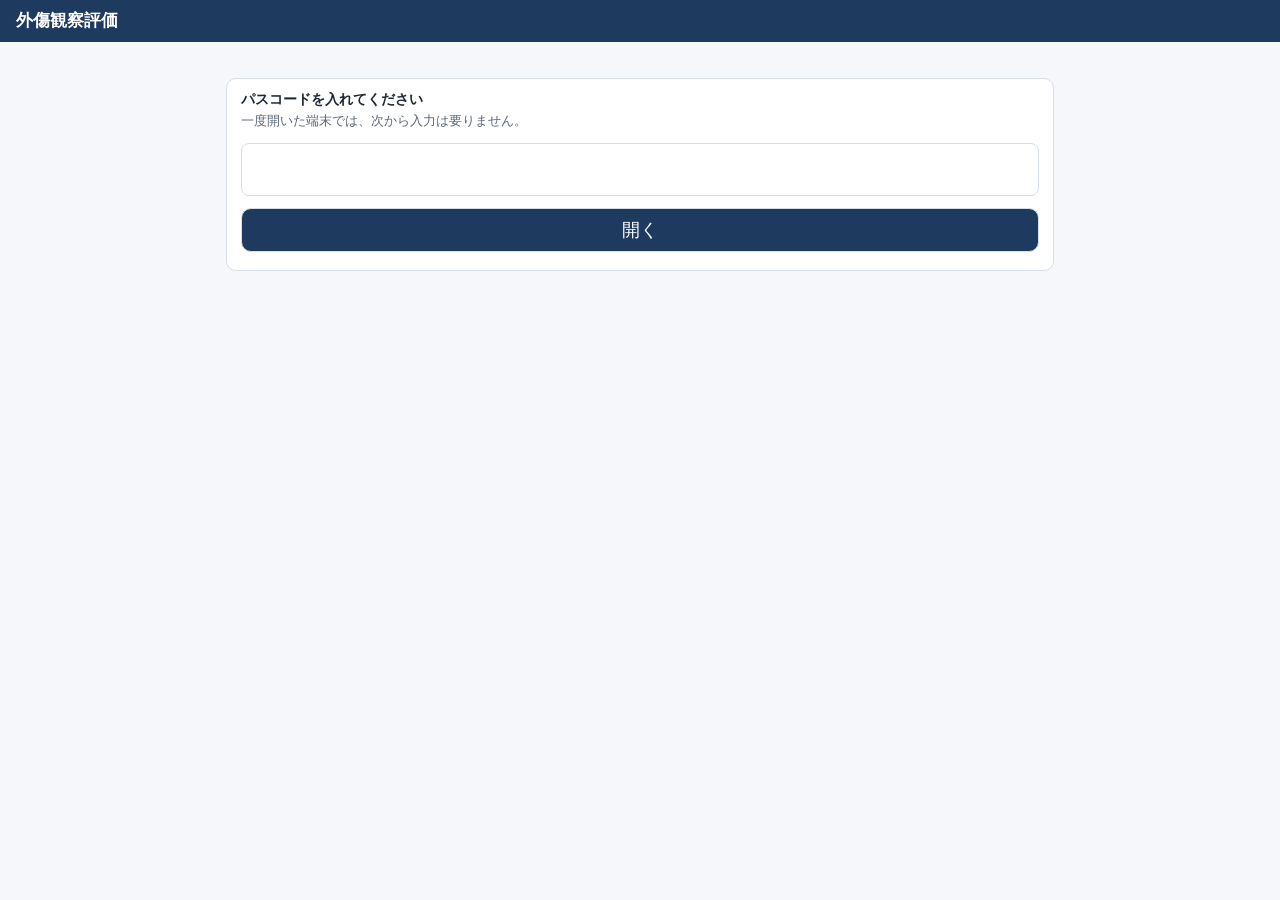
<file: apps/gaisho/index.html>
<!doctype html>
<html lang="ja">
<head>
<script>/* まとめアプリ内：オフライン保存はまとめアプリ側で行う */if('serviceWorker' in navigator){try{Object.defineProperty(navigator.serviceWorker,'register',{value:function(){return Promise.reject(new Error('suite'))}})}catch(e){}}</script>
<meta charset="utf-8">
<meta name="viewport" content="width=device-width, initial-scale=1, viewport-fit=cover">
<title>外傷観察評価</title>
<link rel="apple-touch-icon" href="icon-192.png">
<meta name="apple-mobile-web-app-capable" content="yes">
<meta name="theme-color" content="#1f3a5f">
<style>
:root{
  --bg:#f5f7fa; --card:#fff; --ink:#1d2733; --sub:#5b6878; --line:#d8dee6;
  --navy:#1f3a5f; --navy2:#2d5585; --red:#c01e1e; --redbg:#fdeaea; --gray:#8a96a3;
  --ok:#1f7a4a; --okbg:#e3f4ea; --mid:#a86b00; --midbg:#fdf2dc; --ngbg:#fde4e4;
  --chip:#eef2f7;
}
*{box-sizing:border-box}
html,body{margin:0;background:var(--bg);color:var(--ink);
  font-family:"BIZ UDPGothic","BIZ UDPゴシック","Hiragino Sans","Hiragino Kaku Gothic ProN","Meiryo",sans-serif;
  font-size:16px;line-height:1.5;-webkit-text-size-adjust:100%}
header{position:sticky;top:0;z-index:20;background:var(--navy);color:#fff;padding:10px 16px calc(10px) 16px;
  padding-top:max(10px,env(safe-area-inset-top))}
header .row{display:flex;align-items:center;gap:8px}
header h1{font-size:17px;margin:0;flex:1;line-height:1.3}
header button{background:rgba(255,255,255,.14);color:#fff;border:0;border-radius:8px;padding:8px 12px;font:inherit;font-size:14px}
main{max-width:860px;margin:0 auto;padding:12px 16px 120px}
h2{font-size:15px;color:var(--navy);margin:20px 0 8px}
.grp{display:grid;grid-template-columns:repeat(auto-fill,minmax(240px,1fr));gap:8px}
.sc{background:var(--card);border:1px solid var(--line);border-radius:10px;padding:12px 14px;text-align:left;font:inherit;color:var(--ink)}
.sc b{display:block;font-size:15px}
.sc small{color:var(--sub)}
.tabs{display:flex;gap:4px;overflow-x:auto;background:var(--navy);padding:0 12px 8px;position:sticky;top:52px;z-index:19}
.tabs button{flex:1 1 0;min-width:0;border:0;border-radius:8px 8px 0 0;padding:8px 4px;font:inherit;font-size:13px;line-height:1.25;background:rgba(255,255,255,.12);color:#dfe7f1}
.tabs button.on{background:var(--bg);color:var(--navy);font-weight:700}
.tabs .cnt{display:block;font-size:11px;opacity:.8}
.info{background:var(--card);border:1px solid var(--line);border-radius:10px;padding:10px 14px;margin:10px 0;font-size:14px}
.info .lbl{color:var(--red);font-weight:700}
.toggle{color:var(--navy2);background:none;border:0;font:inherit;font-size:14px;padding:4px 0;text-decoration:underline}
.item{background:var(--card);border:1px solid var(--line);border-radius:10px;padding:10px 12px;margin:8px 0}
.item.ari{border-left:5px solid var(--red)}
.item.nashi{border-left:5px solid var(--gray)}
.item.kakunin{border-left:5px solid var(--navy2)}
.ihead{display:flex;align-items:flex-start;gap:8px}
.iname{font-weight:700;flex:1}
.chip{font-size:12px;border-radius:999px;padding:2px 8px;white-space:nowrap}
.chip.ari{background:var(--redbg);color:var(--red)}
.chip.nashi{background:var(--chip);color:var(--sub)}
.chip.kakunin{background:#e6eef8;color:var(--navy2)}
.edit{border:0;background:none;color:var(--sub);font-size:18px;padding:0 4px;line-height:1}
.find{font-size:14px;margin-top:2px;white-space:pre-wrap}
.find.ari{color:var(--red);font-weight:700}
.find.nashi{color:var(--gray)}
.find.kakunin{color:var(--sub)}
.btns{display:flex;gap:6px;margin-top:8px;flex-wrap:wrap}
.btns .lab{font-size:12px;color:var(--sub);width:100%;margin-bottom:-2px}
.b{flex:1;min-width:64px;min-height:44px;border:1.5px solid var(--line);border-radius:10px;background:#fff;font:inherit;font-size:18px;color:var(--ink)}
.b.small{font-size:14px}
.b.on.o{background:var(--okbg);border-color:var(--ok);color:var(--ok);font-weight:700}
.b.on.t{background:var(--midbg);border-color:var(--mid);color:var(--mid);font-weight:700}
.b.on.x{background:var(--ngbg);border-color:var(--red);color:var(--red);font-weight:700}
.add{width:100%;border:1.5px dashed var(--navy2);background:none;color:var(--navy2);border-radius:10px;padding:12px;font:inherit;margin-top:8px}
.bar{position:fixed;left:0;right:0;bottom:0;background:var(--card);border-top:1px solid var(--line);padding:10px 16px max(10px,env(safe-area-inset-bottom));display:flex;gap:8px;z-index:25}
.bar button{flex:1;min-height:48px;border-radius:10px;border:0;font:inherit;font-size:16px}
.primary{background:var(--navy);color:#fff}
.secondary{background:var(--chip);color:var(--navy)}
.danger{background:var(--redbg);color:var(--red)}
.sum{display:grid;grid-template-columns:repeat(auto-fill,minmax(150px,1fr));gap:8px}
.sum .box{background:var(--card);border:1px solid var(--line);border-radius:10px;padding:10px 12px}
.sum .box b{display:block;color:var(--navy)}
.list{background:var(--card);border:1px solid var(--line);border-radius:10px;padding:6px 12px}
.list div{padding:6px 0;border-bottom:1px solid var(--line);font-size:15px}
.list div:last-child{border:0}
.list .t{color:var(--sub);font-size:12px;margin-right:6px}
.empty{color:var(--sub);font-size:14px;padding:8px 0}
.ov{position:fixed;inset:0;background:rgba(0,0,0,.45);z-index:50;display:flex;align-items:center;justify-content:center;padding:16px}
.ov .dlg{background:#fff;border-radius:14px;width:min(560px,100%);max-height:90vh;overflow:auto}
.dlg{padding:16px}
.dlg h3{margin:0 0 10px;font-size:16px;color:var(--navy)}
.dlg label{display:block;font-size:13px;color:var(--sub);margin:10px 0 4px}
.dlg input,.dlg textarea,.dlg select{width:100%;font:inherit;font-size:16px;padding:10px;border:1px solid var(--line);border-radius:8px}
.dlg textarea{min-height:90px}
.dlg .acts{display:flex;gap:8px;margin-top:14px}
.dlg .acts button{flex:1;min-height:44px;border:0;border-radius:10px;font:inherit}
.note{font-size:12px;color:var(--sub);margin-top:16px}
.teiji{background:var(--card);border:1px solid var(--line);border-left:5px solid var(--navy);border-radius:10px;padding:10px 14px;margin:10px 0}
.teiji h3{margin:0 0 6px;font-size:14px;color:var(--navy);display:flex;align-items:center;gap:8px}
.teiji dl{margin:0;display:grid;grid-template-columns:auto 1fr;gap:4px 10px;font-size:14px}
.teiji dt{color:var(--sub);white-space:nowrap}
.teiji dd{margin:0;white-space:pre-wrap}
.teiji .ph{background:#fff4e5;border-radius:4px}
.pchip{font-size:11px;color:#8a4b00;background:#ffe9c7;border-radius:999px;padding:1px 7px;margin-left:4px;white-space:nowrap}
.hide{display:none!important}
</style>
</head>
<body>
<header><div class="row"><button id="backBtn" class="hide">‹ 戻る</button><h1 id="hTitle">外傷観察評価</h1><button id="setBtn">設定</button></div></header>
<nav class="tabs hide" id="tabs"></nav>
<main id="main"></main>
<div class="bar hide" id="bar"></div>

<div class="ov hide" id="dlg"><div class="dlg" id="dlgForm"></div></div>
<div class="ov hide" id="cdlg"><div class="dlg"><p id="cMsg" style="margin:4px 0 0;font-size:16px"></p><div class="acts"><button type="button" class="secondary" id="cNo">いいえ</button><button type="button" class="primary" id="cYes">はい</button></div></div></div>

<script src="gaisho.enc.js"></script>
<script>
let BASE = /*__DATA__*/null;
const TABS = ["状況評価","初期評価","全身観察","車内収容後"];
const ORIG = "原本";
const KEY = "jptec_obs_eval_v1";
let DATA = null;
let cur = null;        // 選んでいる想定
let tab = TABS[0];
let ev = {};           // 評価 {tab: [{obs, found}]}
let showDisease = false;

function openDlg(){ $("dlg").classList.remove("hide"); }
function closeDlg(){ $("dlg").classList.add("hide"); }
function ask(msg, yes){
  $("cMsg").textContent = msg; $("cNo").classList.remove("hide"); $("cYes").textContent = "はい";
  $("cdlg").classList.remove("hide");
  $("cNo").onclick = () => $("cdlg").classList.add("hide");
  $("cYes").onclick = () => { $("cdlg").classList.add("hide"); yes(); };
}
function tell(msg){
  $("cMsg").textContent = msg; $("cNo").classList.add("hide"); $("cYes").textContent = "閉じる";
  $("cdlg").classList.remove("hide");
  $("cYes").onclick = () => $("cdlg").classList.add("hide");
}
function nextStudent(){ ask("評価を消して、次の受講者に進みますか？", () => start(cur)); }
function fitTabs(){ const h = document.querySelector("header"); $("tabs").style.top = h.offsetHeight + "px"; }
function load(){
  try{ const s = localStorage.getItem(KEY); if(s){ const d = JSON.parse(s); if(d && d.scenarios) return d; } }catch(e){}
  return JSON.parse(JSON.stringify(BASE));
}
function noImg(k, v){ return k === "orig" ? undefined : v; }
function save(){ try{ localStorage.setItem(KEY, JSON.stringify(DATA, noImg)); }catch(e){} }
function esc(s){ return String(s ?? "").replace(/[&<>"]/g, c => ({"&":"&amp;","<":"&lt;",">":"&gt;",'"':"&quot;"}[c])); }
function kindCls(k){ return k==="あり" ? "ari" : k==="なし" ? "nashi" : "kakunin"; }
function kindLabel(k){ return k==="あり" ? "所見あり" : k==="なし" ? "所見なし" : "確認項目"; }
const $ = id => document.getElementById(id);

// ---------------- 画面：想定を選ぶ
function home(){
  cur = null; ev = {};
  $("hTitle").textContent = "外傷観察評価"; $("backBtn").classList.add("hide");
  $("tabs").classList.add("hide"); $("bar").classList.add("hide");
  const groups = {};
  DATA.scenarios.forEach((s,i) => (groups[s.group] = groups[s.group] || []).push([s,i]));
  let h = `<div class="info">想定を選ぶと、状況評価・初期評価・全身観察・車内収容後の項目が出ます。項目ごとに<b>観察したか（○△×）</b>と、<b>所見を見つけたか</b>を記録します。結果は保存しません。</div>`;
  for(const g in groups){
    h += `<h2>${esc(g)}</h2><div class="grp">`;
    groups[g].forEach(([s,i]) => {
      const n = TABS.reduce((a,t)=>a+(s.sections[t]||[]).length,0);
      h += `<button class="sc" onclick="start(${i})"><b>${esc(s.title)}</b><small>${n}項目</small></button>`;
    });
    h += `</div>`;
  }
  h += `<p class="note">出典：${esc(DATA.source||"")}</p>`;
  $("main").innerHTML = h; window.scrollTo(0,0);
}

// ---------------- 画面：評価
function start(i){
  cur = i; ev = {}; showDisease = false;
  const s = DATA.scenarios[i];
  TABS.forEach(t => ev[t] = (s.sections[t]||[]).map(()=>({})));
  tab = TABS.find(t => (s.sections[t]||[]).length) || TABS[0];
  render(); window.scrollTo(0,0);
}
function counts(t){
  const its = DATA.scenarios[cur].sections[t]||[], e = ev[t]||[];
  return {n: its.length, done: e.filter(x=>x.obs).length};
}
function render(){
  const s = DATA.scenarios[cur];
  $("hTitle").textContent = s.title; $("backBtn").classList.remove("hide");
  const tb = $("tabs"); tb.classList.remove("hide"); requestAnimationFrame(fitTabs);
  tb.innerHTML = TABS.map(t => { const c = counts(t); return `<button class="${t===tab?"on":""}" onclick="go('${t}')">${t}<span class="cnt">${c.done}/${c.n}</span></button>`; }).join("")
    + `<button class="${tab===ORIG?"on":""}" onclick="go('${ORIG}')">${ORIG}<span class="cnt">${(s.orig||[]).length ? "想定集" : "なし"}</span></button>`;
  if(tab === ORIG){ renderOrig(s); return; }
  let h = "";
  if(s.teiji && s.teiji.length){
    const open = tab === TABS[0] || tab === TABS.find(t => (s.sections[t]||[]).length);
    h += `<details class="teiji" ${open ? "open" : ""}><summary style="cursor:pointer"><b style="color:var(--navy)">想定提示（想定集の原文）</b></summary>`;
    if(s.photo) h += `<div style="font-size:12px;color:#8a4b00;margin:6px 0">［写真］の付いた欄の内容が分かる、状況評価の写真を見せる</div>`;
    else h += `<div style="font-size:12px;color:var(--sub);margin:6px 0">このステーションでは状況評価の写真は使わない</div>`;
    h += `<dl>` + s.teiji.map(([k,v,ph]) => `<dt>${esc(k)}${ph && s.photo ? '<span class="pchip">写真</span>' : ""}</dt><dd class="${ph && s.photo ? "ph" : ""}">${esc(v)}</dd>`).join("") + `</dl></details>`;
  }
  if(s.disease || s.point || s.teiji){
    h += `<div class="info">`;
    if(s.disease) h += showDisease ? `<div><span class="lbl">病態（受講者に見せない）：</span>${esc(s.disease)}</div>` : "";
    if(s.disease) h += `<button class="toggle" onclick="showDisease=!showDisease;render()">${showDisease?"病態を隠す":"病態を表示"}</button>　`;
    h += `<button class="toggle" onclick="editScenario()">想定名・ポイントを直す</button></div>`;
  }
  const its = s.sections[tab]||[];
  if(!its.length) h += `<div class="empty">この想定には「${tab}」の項目がありません。必要なら下のボタンで追加できます。</div>`;
  its.forEach((it,k) => {
    const e = ev[tab][k]||{}, c = kindCls(it.kind);
    h += `<div class="item ${c}"><div class="ihead"><div class="iname">${esc(it.name)}</div><span class="chip ${c}">${kindLabel(it.kind)}</span><button class="edit" title="直す" onclick="editItem(${k})">✎</button></div>`;
    if(it.finding) h += `<div class="find ${c}">${esc(it.finding)}</div>`;
    h += `<div class="btns"><span class="lab">観察したか</span>`;
    [["○","o","観察した"],["△","t","不十分"],["×","x","観察せず"]].forEach(([m,cl,tt]) =>
      h += `<button class="b ${cl} ${e.obs===m?"on":""}" title="${tt}" onclick="mark(${k},'obs','${m}')">${m}</button>`);
    h += `</div>`;
    if(it.kind==="あり"){
      h += `<div class="btns"><span class="lab">所見を</span>`;
      [["見つけた","o"],["見落とし","x"]].forEach(([m,cl]) =>
        h += `<button class="b small ${cl} ${e.found===m?"on":""}" onclick="mark(${k},'found','${m}')">${m}</button>`);
      h += `</div>`;
    }
    h += `</div>`;
  });
  h += `<button class="add" onclick="editItem(-1)">＋ ${tab}に項目を追加</button>`;
  if(s.point) h += `<h2>ポイント（インストラクター用）</h2><div class="info" style="white-space:pre-wrap">${esc(s.point)}</div>`;
  $("main").innerHTML = h;
  const bar = $("bar"); bar.classList.remove("hide");
  bar.innerHTML = `<button class="secondary" onclick="clearEval()">評価を消す</button><button class="primary" onclick="result()">結果を見る</button>`;
}
window.addEventListener("resize", fitTabs);
function renderOrig(s){
  const imgs = s.orig || [];
  let h = `<div class="info">愛知シナリオ集（原本）のうち、この想定の部分だけを表示しています。指で広げると拡大できます。</div>`;
  h += imgs.length ? imgs.map((src, i) => `<img src="${src}" alt="原本" onclick="bigImg(${i})" style="width:100%;height:auto;background:#fff;border:1px solid var(--line);border-radius:8px;margin:6px 0;display:block;cursor:zoom-in">`).join("") + `<div class="note">画像を押すと大きく表示します。</div>`
                   : `<div class="empty">この想定には原本がありません。</div>`;
  $("main").innerHTML = h;
  const bar = $("bar"); bar.classList.remove("hide");
  bar.innerHTML = `<button class="secondary" onclick="clearEval()">評価を消す</button><button class="primary" onclick="result()">結果を見る</button>`;
}
function bigImg(i){
  const src = (DATA.scenarios[cur].orig || [])[i]; if(!src) return;
  const ov = document.createElement("div"); ov.className = "ov"; ov.style.cssText = "align-items:flex-start;overflow:auto;padding:0";
  ov.innerHTML = `<div style="position:sticky;top:0;left:0;width:100%;display:flex;justify-content:flex-end;padding:10px"><button class="b primary" style="flex:0 0 auto;color:#fff;padding:0 18px">閉じる</button></div>`;
  const im = new Image(); im.src = src; im.style.cssText = "width:200%;max-width:none;background:#fff;display:block";
  ov.appendChild(im); ov.querySelector("button").onclick = () => ov.remove(); document.body.appendChild(ov);
}
function go(t){ tab = t; render(); window.scrollTo(0,0); }
function mark(k, key, v){ const e = ev[tab][k]; e[key] = e[key]===v ? undefined : v; render(); }
function clearEval(){ ask("この受講者の評価をすべて消しますか？", () => start(cur)); }

// ---------------- 画面：結果
function result(){
  const s = DATA.scenarios[cur];
  $("tabs").classList.add("hide");
  let h = `<h2>${esc(s.title)}　結果</h2><div class="sum">`;
  const miss = [], none = [], weak = [], todo = [];
  TABS.forEach(t => {
    const its = s.sections[t]||[]; if(!its.length) return;
    let o=0,tr=0,x=0,f=0,fa=0;
    its.forEach((it,k) => {
      const e = ev[t][k]||{};
      if(e.obs==="○") o++; else if(e.obs==="△"){tr++; weak.push([t,it]);} else if(e.obs==="×"){x++; none.push([t,it]);} else todo.push([t,it]);
      if(it.kind==="あり"){ fa++; if(e.found==="見つけた") f++; else if(e.found==="見落とし" || e.obs==="×") miss.push([t,it]); }
    });
    h += `<div class="box"><b>${t}</b>○ ${o}　△ ${tr}　× ${x}${fa ? `<br><small>所見あり ${fa}項目中 ${f} 見つけた</small>` : ""}</div>`;
  });
  h += `</div>`;
  const list = (title, arr, showFind) => {
    h += `<h2>${title}（${arr.length}）</h2><div class="list">`;
    h += arr.length ? arr.map(([t,it]) => `<div><span class="t">${t}</span><b>${esc(it.name)}</b>${showFind && it.finding ? "：" + esc(it.finding) : ""}</div>`).join("") : `<div class="empty">ありません</div>`;
    h += `</div>`;
  };
  list("見落とした所見", miss, true);
  list("観察しなかった項目（×）", none, false);
  list("不十分だった項目（△）", weak, false);
  if(todo.length) list("まだ評価していない項目", todo, false);
  $("main").innerHTML = h; window.scrollTo(0,0);
  $("bar").innerHTML = `<button class="secondary" onclick="render()">評価に戻る</button><button class="primary" onclick="nextStudent()">次の受講者へ</button>`;
}

// ---------------- 項目の追加・修正
function editItem(k){
  const s = DATA.scenarios[cur], its = s.sections[tab] = s.sections[tab] || [];
  const it = k>=0 ? its[k] : {name:"", kind:"確認", finding:""};
  $("dlgForm").innerHTML = `<h3>${k>=0?"項目を直す":"項目を追加"}（${tab}）</h3>
    <label>項目名</label><input id="fName" value="${esc(it.name)}">
    <label>種類</label><select id="fKind">${["あり","なし","確認"].map(v=>`<option value="${v}" ${it.kind===v?"selected":""}>${kindLabel(v)}</option>`).join("")}</select>
    <label>所見・メモ</label><textarea id="fFind">${esc(it.finding)}</textarea>
    <div class="acts">${k>=0?`<button type="button" class="danger" onclick="delItem(${k})">削除</button>`:""}
    <button type="button" class="secondary" onclick="closeDlg()">やめる</button>
    <button type="button" class="primary" onclick="saveItem(${k})">保存</button></div>`;
  openDlg();
}
function saveItem(k){
  const name = $("fName").value.trim(); if(!name){ tell("項目名を入れてください"); return; }
  const it = {name, kind:$("fKind").value, finding:$("fFind").value.trim()};
  const its = DATA.scenarios[cur].sections[tab];
  if(k>=0) its[k] = it; else { its.push(it); ev[tab].push({}); }
  save(); closeDlg(); render();
}
function delItem(k){
  closeDlg();
  ask("この項目を削除しますか？", () => { DATA.scenarios[cur].sections[tab].splice(k,1); ev[tab].splice(k,1); save(); render(); });
}
function editScenario(){
  const s = DATA.scenarios[cur];
  $("dlgForm").innerHTML = `<h3>想定を直す</h3>
    <label>想定名</label><input id="fT" value="${esc(s.title)}">
    <label>病態（受講者に見せない）</label><textarea id="fD">${esc(s.disease)}</textarea>
    <label>ポイント</label><textarea id="fP">${esc(s.point)}</textarea>
    <label>想定提示（1行に「見出し：本文」。写真に使う欄は先頭に［写真］）</label><textarea id="fTj" style="min-height:160px">${esc((s.teiji||[]).map(([k,v,ph]) => (ph ? "［写真］" : "") + k + "：" + String(v).replace(/\n/g, " ")).join("\n"))}</textarea>
    <div class="acts"><button type="button" class="secondary" onclick="closeDlg()">やめる</button>
    <button type="button" class="primary" onclick="saveScenario()">保存</button></div>`;
  openDlg();
}
function saveScenario(){
  const s = DATA.scenarios[cur];
  s.title = $("fT").value.trim() || s.title; s.disease = $("fD").value.trim(); s.point = $("fP").value.trim();
  s.teiji = $("fTj").value.split("\n").map(x => x.trim()).filter(Boolean).map(line => {
    const ph = line.startsWith("［写真］"); const t = ph ? line.slice(4) : line; const i = t.indexOf("：");
    return i > 0 ? [t.slice(0, i), t.slice(i + 1), ph] : ["", t, ph]; });
  save(); closeDlg(); render();
}

// ---------------- 設定（元に戻す・書き出し・読み込み）
function settings(){
  $("dlgForm").innerHTML = `<h3>設定</h3>
    <p style="font-size:14px">アプリ内で直した項目は、この端末のブラウザに保存されています。ほかの端末に渡すときは「書き出し」で保存したファイルを、相手の端末で「読み込み」してください。</p>
    <div class="acts" style="flex-direction:column">
      <button type="button" class="secondary" onclick="exportData()">項目を書き出す（ファイルに保存）</button>
      <label class="secondary" style="display:flex;align-items:center;justify-content:center;min-height:44px;border-radius:10px;margin:0;color:var(--navy)">項目を読み込む<input type="file" accept=".json,application/json" style="display:none" onchange="importData(this)"></label>
      <button type="button" class="danger" onclick="resetData()">すべて最初の状態に戻す</button>
      <button type="button" class="primary" onclick="closeDlg()">閉じる</button>
    </div>`;
  openDlg();
}
function exportData(){
  const blob = new Blob([JSON.stringify(DATA, noImg, 1)], {type:"application/json"});
  const a = document.createElement("a"); a.href = URL.createObjectURL(blob);
  a.download = "外傷観察評価_項目.json"; document.body.appendChild(a); a.click(); a.remove();
}
function importData(inp){
  const f = inp.files[0]; if(!f) return;
  const r = new FileReader();
  r.onload = () => { try{ const d = JSON.parse(r.result); if(!d.scenarios) throw 0; DATA = d; save(); closeDlg(); home(); tell("読み込みました"); }catch(e){ tell("このファイルは読み込めません"); } };
  r.readAsText(f);
}
function resetData(){
  closeDlg();
  ask("直した項目・追加した項目をすべて消して、最初の状態に戻しますか？", () => {
    try{ localStorage.removeItem(KEY); }catch(e){}
    DATA = JSON.parse(JSON.stringify(BASE)); home(); });
}

$("backBtn").onclick = () => ask("想定の選択に戻りますか？（評価は消えます）", home);
$("setBtn").onclick = settings;

// ---------------- 起動（公開版は想定データが暗号化されているので、パスコードで開く）
const PKEY = "jptec_obs_pass_v1";
function b64(s){ return Uint8Array.from(atob(s), c => c.charCodeAt(0)); }
async function decrypt(pass){
  const e = window.GAISHO_ENC, sub = crypto.subtle;
  const base = await sub.importKey("raw", new TextEncoder().encode(pass), "PBKDF2", false, ["deriveKey"]);
  const key = await sub.deriveKey({name:"PBKDF2", salt:b64(e.salt), iterations:e.iter, hash:"SHA-256"}, base, {name:"AES-GCM", length:256}, false, ["decrypt"]);
  const plain = await sub.decrypt({name:"AES-GCM", iv:b64(e.iv)}, key, b64(e.data));
  return JSON.parse(new TextDecoder().decode(plain));
}
function opened(d){
  BASE = d; DATA = load();
  // 前の版で保存した修正には想定提示がないので、元のデータから補う
  const byId = {}; BASE.scenarios.forEach(x => byId[x.id] = x);
  DATA.scenarios.forEach(x => { const b = byId[x.id]; if(b && x.teiji === undefined){ x.teiji = b.teiji; x.photo = b.photo; } if(b) x.orig = b.orig; });
  home();
}
function lockScreen(msg){
  $("setBtn").classList.add("hide");
  $("main").innerHTML = `<div class="info" style="margin-top:24px"><b>パスコードを入れてください</b><br>
    <span style="font-size:13px;color:var(--sub)">一度開いた端末では、次から入力は要りません。</span>
    <input id="passIn" type="password" autocomplete="off" style="width:100%;font:inherit;font-size:18px;padding:12px;margin:12px 0;border:1px solid var(--line);border-radius:8px">
    <button class="b primary" style="width:100%;color:#fff" onclick="tryPass()">開く</button>
    <p id="passMsg" style="color:var(--red);font-size:14px;margin:8px 0 0">${msg||""}</p></div>`;
  $("passIn").addEventListener("keydown", e => { if(e.key==="Enter") tryPass(); });
}
async function tryPass(){
  const p = $("passIn").value; if(!p) return;
  $("passMsg").textContent = "確認しています…";
  try{ const d = await decrypt(p); try{ localStorage.setItem(PKEY, p); }catch(e){} $("setBtn").classList.remove("hide"); opened(d); }
  catch(e){ $("passMsg").textContent = "パスコードが違います"; }
}
(async function init(){
  if(BASE){ opened(BASE); return; }
  if(!window.GAISHO_ENC){ $("main").innerHTML = '<div class="info">想定データが読み込めませんでした。ネットにつないでから開き直してください。</div>'; return; }
  if(!(window.crypto && crypto.subtle)){ $("main").innerHTML = '<div class="info">この開き方では使えません。Safariで開いてください。</div>'; return; }
  let saved = null; try{ saved = localStorage.getItem(PKEY); }catch(e){}
  if(saved){ try{ opened(await decrypt(saved)); return; }catch(e){} }
  lockScreen();
})();
// GitHub Pages などで開いたときは、オフラインでも動くようにする
if("serviceWorker" in navigator && location.protocol.startsWith("http")){ navigator.serviceWorker.register("sw.js").catch(()=>{}); }
</script>
</body>
</html>
</file>
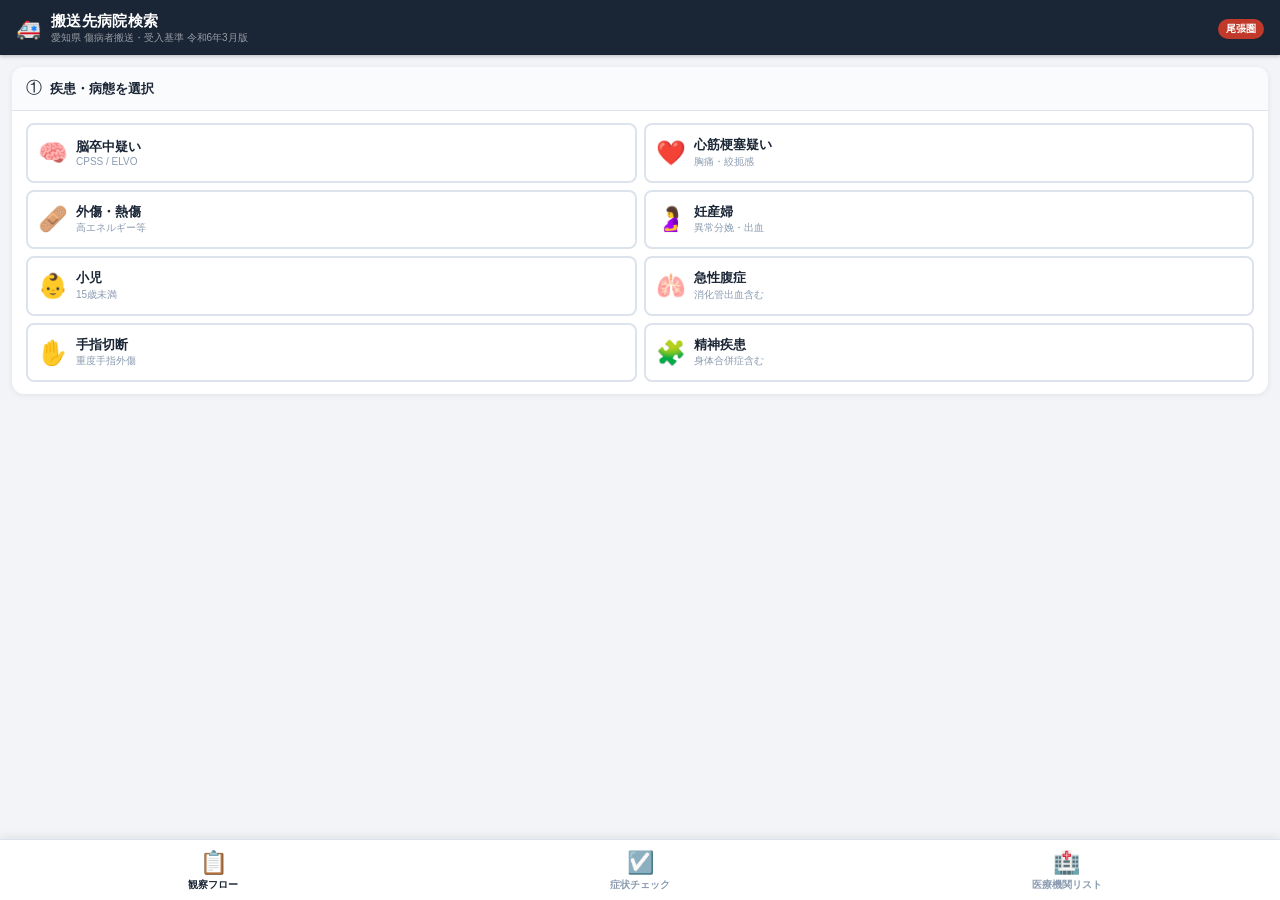
<file: apps/hansou/index.html>
<!DOCTYPE html>
<html lang="ja">
<head>
<script>/* まとめアプリ内：オフライン保存はまとめアプリ側で行う */if('serviceWorker' in navigator){try{Object.defineProperty(navigator.serviceWorker,'register',{value:function(){return Promise.reject(new Error('suite'))}})}catch(e){}}</script>
<meta charset="UTF-8">
<meta name="viewport" content="width=device-width, initial-scale=1.0, maximum-scale=1.0, user-scalable=no">
<meta name="apple-mobile-web-app-capable" content="yes">
<meta name="apple-mobile-web-app-status-bar-style" content="black-translucent">
<meta name="apple-mobile-web-app-title" content="搬送先検索">
<meta name="theme-color" content="#1A2535">
<title>搬送先検索 | 愛知県R6基準</title>
<script>
// Service Worker をインラインBlobで登録
if ('serviceWorker' in navigator) {
  const swCode = `
const CACHE = 'ems-hospital-v1';
const URL = location.href;
self.addEventListener('install', e => {
  e.waitUntil(
    caches.open(CACHE).then(c => c.add(URL)).then(() => self.skipWaiting())
  );
});
self.addEventListener('activate', e => {
  e.waitUntil(
    caches.keys().then(keys =>
      Promise.all(keys.filter(k => k !== CACHE).map(k => caches.delete(k)))
    ).then(() => self.clients.claim())
  );
});
self.addEventListener('fetch', e => {
  e.respondWith(
    fetch(e.request).then(res => {
      const clone = res.clone();
      caches.open(CACHE).then(c => c.put(e.request, clone));
      return res;
    }).catch(() => caches.match(e.request))
  );
});
`;
  const blob = new Blob([swCode], { type: 'application/javascript' });
  const swUrl = URL.createObjectURL(blob);
  navigator.serviceWorker.register(swUrl).catch(() => {});
}
</script>
<style>
:root {
  --red: #C0392B;
  --red-dark: #96281B;
  --green: #27AE60;
  --blue: #2471A3;
  --navy: #1A2535;
  --bg: #F2F4F7;
  --card: #FFFFFF;
  --text: #1A2535;
  --text-mid: #4A5568;
  --text-light: #8A9BB0;
  --border: #DDE3EC;
  --shadow: 0 1px 6px rgba(0,0,0,0.08);
  --radius: 12px;
  --radius-sm: 8px;
  /* iPhone safe area */
  --safe-top: env(safe-area-inset-top, 0px);
  --safe-bottom: env(safe-area-inset-bottom, 0px);
}

* { box-sizing: border-box; margin: 0; padding: 0; -webkit-tap-highlight-color: transparent; }

html { font-size: 16px; }

body {
  font-family: -apple-system, 'Hiragino Kaku Gothic ProN', 'Noto Sans JP', sans-serif;
  background: var(--bg);
  color: var(--text);
  min-height: 100vh;
  /* ボトムナビ分の余白 */
  padding-bottom: calc(64px + var(--safe-bottom));
  -webkit-text-size-adjust: 100%;
}

/* ===== HEADER ===== */
header {
  background: var(--navy);
  color: #fff;
  padding: 12px 16px 10px;
  padding-top: calc(12px + var(--safe-top));
  position: sticky;
  top: 0;
  z-index: 200;
  box-shadow: 0 1px 4px rgba(0,0,0,0.25);
}
.header-inner { display: flex; align-items: center; gap: 10px; }
.header-icon { font-size: 20px; flex-shrink: 0; }
.header-title { font-size: 15px; font-weight: 700; letter-spacing: 0.3px; line-height: 1.2; }
.header-sub { font-size: 10px; color: rgba(255,255,255,0.55); margin-top: 1px; }
.header-badge {
  margin-left: auto;
  background: var(--red);
  color: #fff;
  font-size: 10px;
  font-weight: 700;
  padding: 3px 8px;
  border-radius: 20px;
  white-space: nowrap;
  flex-shrink: 0;
}

/* ===== BOTTOM NAV (モード切替) ===== */
.bottom-nav {
  position: fixed;
  bottom: 0;
  left: 0; right: 0;
  background: #fff;
  border-top: 1px solid var(--border);
  display: flex;
  z-index: 200;
  padding-bottom: var(--safe-bottom);
  box-shadow: 0 -2px 10px rgba(0,0,0,0.08);
}
.bottom-nav-item {
  flex: 1;
  display: flex;
  flex-direction: column;
  align-items: center;
  justify-content: center;
  padding: 10px 0 8px;
  cursor: pointer;
  -webkit-user-select: none;
  gap: 2px;
  color: var(--text-light);
  font-size: 10px;
  font-weight: 600;
  border: none;
  background: none;
  transition: color 0.15s;
}
.bottom-nav-item .nav-icon { font-size: 22px; }
.bottom-nav-item.active { color: var(--navy); }
.bottom-nav-item.active .nav-icon { filter: drop-shadow(0 0 0px #000); }
.bottom-nav-item:active { opacity: 0.7; }

/* ===== MAIN AREA ===== */
main { padding: 12px 12px 0; }

/* ===== SECTION CARD ===== */
.card {
  background: var(--card);
  border-radius: var(--radius);
  box-shadow: var(--shadow);
  margin-bottom: 10px;
  overflow: hidden;
}
.card-header {
  padding: 11px 14px;
  display: flex;
  align-items: center;
  gap: 8px;
  border-bottom: 1px solid var(--border);
  background: #FAFBFC;
}
.card-header-icon { font-size: 16px; }
.card-header-title { font-size: 13px; font-weight: 700; }
.card-header-sub { font-size: 10px; color: var(--text-light); margin-left: auto; }
.card-body { padding: 12px 14px; }

/* ===== DISEASE BUTTONS ===== */
.disease-grid {
  display: grid;
  grid-template-columns: 1fr 1fr;
  gap: 7px;
}
.disease-btn {
  padding: 12px 10px;
  border-radius: var(--radius-sm);
  border: 2px solid var(--border);
  background: var(--card);
  cursor: pointer;
  display: flex;
  align-items: center;
  gap: 8px;
  transition: all 0.12s;
  -webkit-user-select: none;
  /* 最小タップターゲット 44px */
  min-height: 56px;
}
.disease-btn:active { transform: scale(0.96); background: #F5F7FA; }
.disease-btn.selected {
  border-color: var(--red);
  background: #FEF0EE;
}
.disease-btn .d-icon { font-size: 24px; flex-shrink: 0; }
.disease-btn .d-label { font-size: 13px; font-weight: 700; color: var(--text); line-height: 1.2; }
.disease-btn.selected .d-label { color: var(--red); }
.disease-btn .d-sub { font-size: 10px; color: var(--text-light); font-weight: 400; margin-top: 2px; }

/* ===== FLOW STEPS ===== */
.flow-step {
  background: #F7F9FC;
  border: 1px solid var(--border);
  border-radius: var(--radius-sm);
  padding: 0;
  margin-bottom: 8px;
  overflow: hidden;
}
.flow-step-q {
  padding: 12px 14px 10px;
  display: flex;
  align-items: flex-start;
  gap: 8px;
}
.flow-step-title {
  font-size: 14px;
  font-weight: 700;
  color: var(--text);
  line-height: 1.4;
  flex: 1;
}
/* 該当項目リスト */
.flow-items {
  background: #fff;
  border-top: 1px solid var(--border);
  padding: 10px 14px 10px 44px;
  display: flex;
  flex-direction: column;
  gap: 5px;
}
.flow-item {
  font-size: 12px;
  color: var(--text-mid);
  line-height: 1.5;
  padding: 1px 0;
  display: flex;
  align-items: flex-start;
  gap: 5px;
}
.flow-item::before {
  content: '•';
  color: var(--blue);
  font-weight: 700;
  flex-shrink: 0;
  margin-top: 1px;
}
.flow-item-note {
  font-size: 11px;
  color: var(--text-light);
  padding: 4px 0 2px;
  font-style: italic;
}
.flow-item-cat {
  font-size: 11px;
  font-weight: 700;
  color: var(--navy);
  margin-top: 6px;
  margin-bottom: 1px;
}
.flow-step-btns {
  padding: 10px 12px 12px;
  background: #F7F9FC;
}
.step-num {
  width: 24px; height: 24px;
  background: var(--navy);
  color: #fff;
  border-radius: 50%;
  font-size: 12px;
  font-weight: 700;
  display: flex; align-items: center; justify-content: center;
  flex-shrink: 0;
  margin-top: 1px;
}

/* ===== TOGGLE BTN ===== */
.toggle-group { display: flex; flex-direction: column; gap: 7px; }
.toggle-btn {
  width: 100%;
  padding: 14px 16px;
  border-radius: var(--radius-sm);
  border: 2px solid var(--border);
  background: #fff;
  cursor: pointer;
  font-size: 14px;
  font-weight: 600;
  color: var(--text-mid);
  text-align: left;
  transition: all 0.12s;
  -webkit-user-select: none;
  min-height: 48px;
  display: flex;
  align-items: center;
}
.toggle-btn:active { transform: scale(0.985); }
.toggle-btn.selected-yes {
  border-color: var(--red);
  background: var(--red);
  color: #fff;
  font-weight: 700;
}
.toggle-btn.selected-no {
  border-color: var(--blue);
  background: var(--blue);
  color: #fff;
  font-weight: 700;
}

/* ===== SYMPTOM CHECK ===== */
.symptom-group { margin-bottom: 16px; }
.symptom-group-title {
  font-size: 12px;
  font-weight: 700;
  color: var(--text-mid);
  margin-bottom: 8px;
  padding: 6px 0 6px;
  border-bottom: 2px solid var(--border);
  display: flex;
  align-items: center;
  gap: 4px;
}
.symptom-checks { display: flex; flex-direction: column; gap: 0; }
.symptom-check {
  padding: 13px 14px;
  border-bottom: 1px solid #EEF1F5;
  background: #fff;
  cursor: pointer;
  font-size: 13px;
  font-weight: 500;
  color: var(--text);
  transition: background 0.1s;
  -webkit-user-select: none;
  display: flex;
  align-items: center;
  gap: 10px;
  min-height: 48px;
}
.symptom-check:last-child { border-bottom: none; }
.symptom-check::before {
  content: '';
  width: 20px; height: 20px;
  border: 2px solid var(--border);
  border-radius: 5px;
  flex-shrink: 0;
  transition: all 0.12s;
}
.symptom-check.checked {
  background: #FEF8F7;
  color: var(--red);
}
.symptom-check.checked::before {
  background: var(--red);
  border-color: var(--red);
  content: '✓';
  color: #fff;
  font-size: 12px;
  font-weight: 700;
  display: flex;
  align-items: center;
  justify-content: center;
}
.symptom-check:active { background: #F5F7FA; }

/* ===== RESULT ===== */
.result-label {
  font-size: 12px;
  font-weight: 700;
  color: var(--text-light);
  margin-bottom: 8px;
  display: flex;
  align-items: center;
  gap: 6px;
  text-transform: uppercase;
  letter-spacing: 0.5px;
}

.list-header {
  background: var(--navy);
  color: #fff;
  border-radius: var(--radius-sm) var(--radius-sm) 0 0;
  padding: 9px 12px;
  font-size: 12px;
  font-weight: 700;
  display: flex;
  align-items: center;
  gap: 6px;
}
.hospital-list {
  border: 1.5px solid var(--navy);
  border-top: none;
  border-radius: 0 0 var(--radius-sm) var(--radius-sm);
  overflow: hidden;
}
.hospital-item {
  padding: 11px 12px;
  border-bottom: 1px solid var(--border);
  background: #fff;
}
.hospital-item:last-child { border-bottom: none; }
.hospital-name { font-size: 13px; font-weight: 700; color: var(--text); line-height: 1.3; }
.hospital-area { font-size: 11px; color: var(--text-light); margin-top: 2px; }
.hospital-tags { display: flex; flex-wrap: wrap; gap: 4px; margin-top: 6px; }
.tag {
  padding: 2px 6px;
  border-radius: 4px;
  font-size: 10px;
  font-weight: 700;
}
.tag-cpa    { background: #FDEDEC; color: #C0392B; }
.tag-stroke { background: #EBF5FB; color: #2471A3; }
.tag-mi     { background: #FEF9E7; color: #B7950B; }
.tag-trauma { background: #EAFAF1; color: #1E8449; }
.tag-burn   { background: #FDF2E9; color: #CA6F1E; }
.tag-ob     { background: #F5EEF8; color: #7D3C98; }
.tag-peds   { background: #EAF4FB; color: #1A5276; }
.tag-abd    { background: #E8F8F5; color: #148F77; }
.tag-digit  { background: #F2F3F4; color: #2C3E50; }
.tag-psych  { background: #F4F6F7; color: #616A6B; }
.tag-tele   { background: #9C27B0; color: #fff; }
.tag-stroke-pct { background: #1565C0; color: #fff; }

.alert-box {
  background: #FEF0EE;
  border-left: 4px solid var(--red);
  padding: 11px 12px;
  border-radius: 0 var(--radius-sm) var(--radius-sm) 0;
  font-size: 13px;
  font-weight: 700;
  color: var(--red);
  margin-bottom: 8px;
  line-height: 1.4;
}
.alert-box.blue { background: #EBF5FB; border-color: var(--blue); color: var(--blue); }
.alert-box.green { background: #EAFAF1; border-color: var(--green); color: #1E8449; }

/* ===== RESULT COUNT ===== */
.result-count {
  font-size: 12px;
  color: var(--text-mid);
  margin-bottom: 8px;
  padding: 7px 10px;
  background: var(--bg);
  border-radius: var(--radius-sm);
}
.result-count strong { color: var(--red); font-size: 16px; }

/* ===== BUTTONS ===== */
.reset-btn {
  width: 100%;
  padding: 14px;
  background: var(--bg);
  border: 1.5px solid var(--border);
  border-radius: var(--radius-sm);
  font-size: 14px;
  font-weight: 700;
  color: var(--text-mid);
  cursor: pointer;
  margin-top: 10px;
  -webkit-user-select: none;
  min-height: 48px;
}
.reset-btn:active { background: var(--border); }

.search-btn {
  width: 100%;
  padding: 15px;
  background: var(--red);
  border: none;
  border-radius: var(--radius-sm);
  font-size: 15px;
  font-weight: 700;
  color: #fff;
  cursor: pointer;
  margin-top: 8px;
  letter-spacing: 0.5px;
  -webkit-user-select: none;
  display: flex;
  align-items: center;
  justify-content: center;
  gap: 6px;
  min-height: 52px;
}
.search-btn:active { background: var(--red-dark); }

/* ===== EMPTY STATE ===== */
.empty-state {
  text-align: center;
  padding: 32px 20px;
  color: var(--text-light);
}
.empty-icon { font-size: 44px; margin-bottom: 8px; }
.empty-text { font-size: 13px; }

/* ===== CATEGORY TAB NAV ===== */
.cat-tab-nav {
  display: flex;
  gap: 6px;
  overflow-x: auto;
  padding: 8px 12px 6px;
  -webkit-overflow-scrolling: touch;
  scrollbar-width: none;
  position: sticky;
  top: 52px;
  z-index: 90;
  background: var(--bg);
}
.cat-tab-nav::-webkit-scrollbar { display: none; }
.cat-tab {
  flex-shrink: 0;
  padding: 7px 11px;
  border-radius: 20px;
  border: 1.5px solid var(--border);
  background: #fff;
  font-size: 12px;
  font-weight: 700;
  color: var(--text-mid);
  cursor: pointer;
  white-space: nowrap;
  -webkit-user-select: none;
  min-height: 34px;
  display: flex;
  align-items: center;
}
.cat-tab:active { opacity: 0.7; }
.cat-tab.active { background: var(--navy); border-color: var(--navy); color: #fff; }
.cat-tab.has-check { border-color: var(--red); color: var(--red); }
.cat-tab.active.has-check { background: var(--red); border-color: var(--red); color: #fff; }

/* ===== SELECTED SUMMARY TAGS ===== */
.sel-tag {
  display: inline-flex;
  align-items: center;
  gap: 5px;
  padding: 6px 10px;
  background: #FEF0EE;
  border: 1.5px solid var(--red);
  border-radius: 20px;
  font-size: 12px;
  font-weight: 600;
  color: var(--red);
  cursor: pointer;
  -webkit-user-select: none;
}
.sel-tag .sel-tag-x { font-size: 14px; font-weight: 700; opacity: 0.7; }
.sel-tag:active { opacity: 0.7; }

/* hidden / animate */
/* ===== LIST MODE ===== */
.list-tab-nav {
  display: flex;
  overflow-x: auto;
  -webkit-overflow-scrolling: touch;
  scrollbar-width: none;
  background: var(--navy);
  position: sticky;
  top: 52px;
  z-index: 90;
  padding: 6px 8px 0;
  gap: 4px;
}
.list-tab-nav::-webkit-scrollbar { display: none; }
.list-tab {
  flex-shrink: 0;
  padding: 7px 10px 8px;
  font-size: 11px;
  font-weight: 700;
  color: rgba(255,255,255,0.55);
  cursor: pointer;
  -webkit-user-select: none;
  border-radius: 8px 8px 0 0;
  text-align: center;
  line-height: 1.3;
  min-width: 52px;
  transition: background 0.15s, color 0.15s;
}
.list-tab span { font-size: 10px; font-weight: 400; display: block; }
.list-tab.active { background: var(--bg); color: var(--navy); }
.list-tab:active { opacity: 0.7; }

.list-section-header {
  padding: 10px 12px 8px;
  background: #FAFBFC;
  border-bottom: 1px solid var(--border);
}
.list-section-title {
  font-size: 13px;
  font-weight: 700;
  color: var(--text);
  line-height: 1.4;
}
.list-section-sub {
  font-size: 11px;
  color: var(--text-light);
  margin-top: 3px;
}
.list-area-header {
  background: var(--navy);
  color: #fff;
  padding: 7px 12px;
  font-size: 11px;
  font-weight: 700;
  display: flex;
  align-items: center;
  gap: 6px;
}
.list-area-count {
  margin-left: auto;
  background: rgba(255,255,255,0.2);
  padding: 1px 7px;
  border-radius: 10px;
  font-size: 10px;
}
.list-hospital-item {
  padding: 11px 14px;
  border-bottom: 1px solid var(--border);
  background: #fff;
}
.list-hospital-item:last-child { border-bottom: none; }
.list-hospital-name { font-size: 13px; font-weight: 700; color: var(--text); line-height: 1.3; }
.list-hospital-loc { font-size: 11px; color: var(--text-light); margin-top: 2px; }
.list-hospital-tags { display: flex; flex-wrap: wrap; gap: 3px; margin-top: 5px; }
.list-badge {
  font-size: 10px;
  font-weight: 700;
  padding: 2px 6px;
  border-radius: 4px;
}
.list-badge-tpa    { background: #1565C0; color: #fff; }
.list-badge-pct    { background: #EBF5FB; color: #1565C0; }
.list-badge-burn   { background: #FDF2E9; color: #CA6F1E; }
.list-badge-ob     { background: #F5EEF8; color: #7D3C98; }
.list-badge-obcomp { background: #7D3C98; color: #fff; }
.list-badge-tele   { background: #9C27B0; color: #fff; }
.list-note {
  font-size: 11px;
  color: var(--text-light);
  padding: 6px 12px 8px;
  background: #FFFDE7;
  border-bottom: 1px solid #FFF176;
  border-left: 3px solid #F9A825;
}

.hidden { display: none !important; }
@keyframes fadeIn {
  from { opacity: 0; transform: translateY(6px); }
  to   { opacity: 1; transform: translateY(0); }
}
.fade-in { animation: fadeIn 0.2s ease; }
</style>
</head>
<body>

<body>

<header>
  <div class="header-inner">
    <span class="header-icon">🚑</span>
    <div>
      <div class="header-title">搬送先病院検索</div>
      <div class="header-sub">愛知県 傷病者搬送・受入基準 令和6年3月版</div>
    </div>
    <div class="header-badge">尾張圏</div>
  </div>
</header>

<main>


<!-- ====== MODE: FLOW ====== -->
<div id="mode-flow">

  <!-- 疾患選択 -->
  <div class="card">
    <div class="card-header">
      <span class="card-header-icon">①</span>
      <span class="card-header-title">疾患・病態を選択</span>
    </div>
    <div class="card-body">
      <div class="disease-grid" id="disease-grid">
        <div class="disease-btn" onclick="selectDisease('stroke')" id="d-stroke">
          <span class="d-icon">🧠</span>
          <div><div class="d-label">脳卒中疑い</div><div class="d-sub">CPSS / ELVO</div></div>
        </div>
        <div class="disease-btn" onclick="selectDisease('mi')" id="d-mi">
          <span class="d-icon">❤️</span>
          <div><div class="d-label">心筋梗塞疑い</div><div class="d-sub">胸痛・絞扼感</div></div>
        </div>
        <div class="disease-btn" onclick="selectDisease('trauma')" id="d-trauma">
          <span class="d-icon">🩹</span>
          <div><div class="d-label">外傷・熱傷</div><div class="d-sub">高エネルギー等</div></div>
        </div>
        <div class="disease-btn" onclick="selectDisease('ob')" id="d-ob">
          <span class="d-icon">🤰</span>
          <div><div class="d-label">妊産婦</div><div class="d-sub">異常分娩・出血</div></div>
        </div>
        <div class="disease-btn" onclick="selectDisease('peds')" id="d-peds">
          <span class="d-icon">👶</span>
          <div><div class="d-label">小児</div><div class="d-sub">15歳未満</div></div>
        </div>
        <div class="disease-btn" onclick="selectDisease('abd')" id="d-abd">
          <span class="d-icon">🫁</span>
          <div><div class="d-label">急性腹症</div><div class="d-sub">消化管出血含む</div></div>
        </div>
        <div class="disease-btn" onclick="selectDisease('digit')" id="d-digit">
          <span class="d-icon">✋</span>
          <div><div class="d-label">手指切断</div><div class="d-sub">重度手指外傷</div></div>
        </div>
        <div class="disease-btn" onclick="selectDisease('psych')" id="d-psych">
          <span class="d-icon">🧩</span>
          <div><div class="d-label">精神疾患</div><div class="d-sub">身体合併症含む</div></div>
        </div>
      </div>
    </div>
  </div>

  <!-- フロー質問エリア -->
  <div id="flow-questions" class="hidden">

    <!-- 生理学的評価（共通） -->
    <div class="card" id="q-vital">
      <div class="card-header">
        <span class="card-header-icon">②</span>
        <span class="card-header-title">生理学的評価</span>
        <span class="card-header-sub">重篤判定</span>
      </div>
      <div class="card-body">
        <div class="alert-box" id="vital-alert" style="margin-bottom:10px">⚠️ いずれかに該当すれば → <strong>CPA等対応医療機関（リスト1）</strong></div>

        <div class="flow-step">
          <div class="flow-step-q">
            <span class="step-num">!</span>
            <div class="flow-step-title">心肺機能停止・気道確保困難</div>
          </div>
          <div class="flow-step-btns">
            <div class="toggle-group">
              <div class="toggle-btn" id="v-cpa-yes" onclick="setVital('cpa',true)">あり → リスト1</div>
              <div class="toggle-btn" id="v-cpa-no" onclick="setVital('cpa',false)">なし → 次へ</div>
            </div>
          </div>
        </div>

        <div class="flow-step" id="v-detail-section" style="display:none">
          <div class="flow-step-q">
            <span class="step-num">!</span>
            <div class="flow-step-title">以下のいずれかに該当しますか？</div>
          </div>
          <div class="flow-items">
            <div class="flow-item">JCS III桁以上 / GCS 8以下</div>
            <div class="flow-item">異常呼吸</div>
            <div class="flow-item">著しい徐脈・頻脈・不整脈</div>
            <div class="flow-item">著しい低血圧・高血圧</div>
            <div class="flow-item">SpO₂ 90%未満</div>
            <div class="flow-item">ショック症状</div>
          </div>
          <div class="flow-step-btns">
            <div class="toggle-group">
              <div class="toggle-btn" id="v-shock-yes" onclick="setVital('shock',true)">あり → リスト1</div>
              <div class="toggle-btn" id="v-shock-no" onclick="setVital('shock',false)">なし → 症状評価へ</div>
            </div>
          </div>
        </div>

      </div>
    </div>

    <!-- ① 脳卒中フロー（PDF p.28） -->
    <div id="flow-stroke" class="hidden">
      <div class="card">
        <div class="card-header"><span class="card-header-icon">③</span><span class="card-header-title">脳卒中特有症状</span><span class="card-header-sub">総合的に判断</span></div>
        <div class="card-body">

          <!-- (1) CPSS -->
          <div class="flow-step">
            <div class="flow-step-q">
              <span class="step-num">A</span>
              <div class="flow-step-title">CPSS（①〜③）のいずれかに該当しますか？</div>
            </div>
            <div class="flow-items">
              <div class="flow-item">① 顔のゆがみ（顔面神経麻痺）：歯を見せる・笑ってもらったとき、片方が下垂する</div>
              <div class="flow-item">② 一側に限局した上肢麻痺：閉眼して10秒間上肢を上げさせたとき、一方の上肢が他方と比較して上がらない</div>
              <div class="flow-item">③ 構音障害：言葉を正常にはっきり発音できない・呂律が回らない・不明瞭</div>
            </div>
            <div class="flow-step-btns">
              <div class="toggle-group">
                <div class="toggle-btn" id="s-cpss-yes" onclick="setStroke('cpss',true)">あり → ELVO確認へ</div>
                <div class="toggle-btn" id="s-cpss-no" onclick="setStroke('cpss',false)">なし → ELVO確認へ</div>
              </div>
            </div>
          </div>

          <!-- (2) ELVO screen（CPSS あり・なし 両方で確認） -->
          <div class="flow-step" id="s-elvo-section" style="display:none">
            <div class="flow-step-q">
              <span class="step-num">B</span>
              <div class="flow-step-title">ELVO screen（①〜③）のいずれかに該当しますか？</div>
            </div>
            <div class="flow-items">
              <div class="flow-item">① 眼異常（共同偏視）</div>
              <div class="flow-item">② 失語：眼鏡や時計等を見せて「これは何か」と聞いたとき、物の名前が正確に回答できない</div>
              <div class="flow-item">③ 半側空間無視：50cm離れて指4本を見せて何本か聞いたとき、指の数が正確に回答できない</div>
            </div>
            <div class="flow-step-btns">
              <div class="toggle-group">
                <div class="toggle-btn" id="s-elvo-yes" onclick="setStroke('elvo',true)">あり → 機械的血栓回収療法実施可能な医療機関への搬送を考慮</div>
                <div class="toggle-btn" id="s-elvo-no" onclick="setStroke('elvo',false)">なし</div>
              </div>
            </div>
          </div>

          <!-- (3) その他症状（CPSS あり・ELVOなし → 一次SC / CPSS なし・ELVOなし → その他確認） -->
          <div class="flow-step" id="s-other-section" style="display:none">
            <div class="flow-step-q">
              <span class="step-num">C</span>
              <div class="flow-step-title">その他の脳卒中症状のいずれかに該当しますか？</div>
            </div>
            <div class="flow-items">
              <div class="flow-item">頭痛・嘔気・嘔吐：突然発症した激しい頭痛、嘔気・嘔吐</div>
              <div class="flow-item">眼異常（共同偏視以外）：瞳孔不同、眼球運動異常</div>
              <div class="flow-item">痺れ・脱力：顔面、上下肢、一側に限局した痺れ・脱力</div>
              <div class="flow-item">一側に限局した上肢以外の麻痺：上肢麻痺以外の下肢等その他部位の麻痺</div>
              <div class="flow-item">失調：力があるのに立てない・歩けない、まっすぐ歩けない</div>
              <div class="flow-item">心房細動：不整脈・心電図波形から評価</div>
              <div class="flow-item-note">※上記の症状等を総合的に判断する</div>
            </div>
            <div class="flow-step-btns">
              <div class="toggle-group">
                <div class="toggle-btn" id="s-other-yes" onclick="setStroke('other',true)">あり → 脳卒中疑い（リスト2）</div>
                <div class="toggle-btn" id="s-other-no" onclick="setStroke('other',false)">なし → 脳卒中疑いなし</div>
              </div>
            </div>
          </div>

        </div>
      </div>
    </div>

    <!-- ② 心筋梗塞フロー（PDF p.29） -->
    <div id="flow-mi" class="hidden">
      <div class="card">
        <div class="card-header"><span class="card-header-icon">③</span><span class="card-header-title">心筋梗塞特有項目</span><span class="card-header-sub">総合的に判断</span></div>
        <div class="card-body">

          <div class="flow-step">
            <div class="flow-step-q">
              <span class="step-num">A</span>
              <div class="flow-step-title">以下のいずれかに該当しますか？</div>
            </div>
            <div class="flow-items">
              <div class="flow-item">重症感（冷や汗・顔面蒼白・末梢湿潤冷感・呼吸苦）</div>
              <div class="flow-item">胸部痛（左前胸部・心窩部）</div>
              <div class="flow-item">放散痛（左肩・左腕）</div>
              <div class="flow-item">締め付けられるような痛み（絞扼感）</div>
              <div class="flow-item">持続時間（15分以上）</div>
              <div class="flow-item-note">※上記の症状等を総合的に判断する</div>
            </div>
            <div class="flow-step-btns">
              <div class="toggle-group">
                <div class="toggle-btn" id="mi-yes" onclick="setMI('result', true)">あり → 心筋梗塞疑い（リスト3）</div>
                <div class="toggle-btn" id="mi-no"  onclick="setMI('result', false)">なし → 心筋梗塞疑いなし</div>
              </div>
            </div>
          </div>

        </div>
      </div>
    </div>

    <!-- ③ 外傷・熱傷フロー（PDF p.30） -->
    <div id="flow-trauma" class="hidden">
      <div class="card">
        <div class="card-header"><span class="card-header-icon">③</span><span class="card-header-title">外傷・熱傷の評価</span></div>
        <div class="card-body">
          <div class="alert-box blue" style="margin-bottom:10px">熱傷特有項目・外傷特有項目のいずれかに該当すれば → <strong>重症 → リスト4</strong></div>

          <div class="flow-step">
            <div class="flow-step-q">
              <span class="step-num">A</span>
              <div class="flow-step-title">熱傷特有項目のいずれかに該当しますか？</div>
            </div>
            <div class="flow-items">
              <div class="flow-item">急性CO中毒疑い（接触時に意識清明でない）</div>
              <div class="flow-item">熱傷に高エネルギー外傷・Load＆Go外傷を合併</div>
              <div class="flow-item">Ⅱ度熱傷 20%以上（小児・高齢者は10%以上）</div>
              <div class="flow-item">Ⅲ度熱傷 10%以上（小児・高齢者は5%以上）</div>
              <div class="flow-item">気道熱傷疑い（痰にすす・顔面熱傷・鼻毛焦げ・煙吸入）</div>
              <div class="flow-item">化学熱傷（5%以上） ※眼球のみは眼科</div>
              <div class="flow-item">電撃傷（通電の事実・火花による熱傷）</div>
              <div class="flow-item-note">⚠️ 特に緊急性が高い熱傷は、気道・呼吸・循環の維持を優先し、直近の初期診療可能な医療機関への搬送を考慮</div>
            </div>
            <div class="flow-step-btns">
              <div class="toggle-group">
                <div class="toggle-btn" id="t-burn-yes" onclick="setTrauma('burn',true)">あり → 重症（リスト4）</div>
                <div class="toggle-btn" id="t-burn-no" onclick="setTrauma('burn',false)">なし → 外傷評価へ</div>
              </div>
            </div>
          </div>

          <div class="flow-step" id="t-anat-section" style="display:none">
            <div class="flow-step-q">
              <span class="step-num">B</span>
              <div class="flow-step-title">外傷特有項目（解剖学的評価）のいずれかに該当しますか？</div>
            </div>
            <div class="flow-items">
              <div class="flow-item">頭の高度な損傷</div>
              <div class="flow-item">頸静脈怒張</div>
              <div class="flow-item">顔面の高度な損傷・気道熱傷</div>
              <div class="flow-item">胸壁動揺・奇異運動</div>
              <div class="flow-item">胸部開放創・空気の出入り</div>
              <div class="flow-item">呼吸音の左右差・気管偏位・頸部胸部の皮下気腫</div>
              <div class="flow-item">腹部膨隆・圧痛・腹壁緊張</div>
              <div class="flow-item">骨盤動揺・圧痛・下肢長差</div>
              <div class="flow-item">大腿の変形・腫脹・動揺・圧痛</div>
              <div class="flow-item">四肢の麻痺</div>
              <div class="flow-item">頭頸部・胸腹部・背面・鼠径部の穿通創、上肢・下肢切断</div>
              <div class="flow-item-note">※高エネルギー受傷機転・糖尿病・肝腎疾患・循環疾患等の既往を考慮して総合的に判断</div>
            </div>
            <div class="flow-step-btns">
              <div class="toggle-group">
                <div class="toggle-btn" id="t-anat-yes" onclick="setTrauma('anat',true)">あり → 重症（リスト4）</div>
                <div class="toggle-btn" id="t-anat-no" onclick="setTrauma('anat',false)">なし → 中等症以下</div>
              </div>
            </div>
          </div>

        </div>
      </div>
    </div>

    <!-- ④ 妊産婦フロー（PDF p.31） -->
    <div id="flow-ob" class="hidden">
      <div class="card">
        <div class="card-header"><span class="card-header-icon">③</span><span class="card-header-title">妊産婦特有症状の確認</span></div>
        <div class="card-body">

          <div class="flow-step">
            <div class="flow-step-q">
              <span class="step-num">A</span>
              <div class="flow-step-title">妊産婦特有症状のいずれかに該当しますか？</div>
            </div>
            <div class="flow-items">
              <div class="flow-item">性器出血（大出血）</div>
              <div class="flow-item">痙攣（重積発作）</div>
              <div class="flow-item">腹部痛（持続的・周期的）</div>
              <div class="flow-item">異常分娩（早産・破水・骨盤位・自宅分娩）</div>
              <div class="flow-item">呼吸困難・チアノーゼ</div>
              <div class="flow-item">子癇前駆症状（頭痛・眼のちらつき）</div>
            </div>
            <div class="flow-step-btns">
              <div class="toggle-group">
                <div class="toggle-btn" id="o-sym-yes" onclick="setOB('sym',true)">あり → 重症</div>
                <div class="toggle-btn" id="o-sym-no" onclick="setOB('sym',false)">なし → 中等症以下</div>
              </div>
            </div>
          </div>

          <div class="flow-step" id="o-comp-section" style="display:none">
            <div class="flow-step-q">
              <span class="step-num">B</span>
              <div class="flow-step-title">合併症がありますか？</div>
            </div>
            <div class="flow-items">
              <div class="flow-item">脳卒中・心筋梗塞・外傷・熱傷の合併</div>
            </div>
            <div class="flow-step-btns">
              <div class="toggle-group">
                <div class="toggle-btn" id="o-comp-yes" onclick="setOB('comp',true)">あり → リスト6</div>
                <div class="toggle-btn" id="o-comp-no" onclick="setOB('comp',false)">なし → リスト5</div>
              </div>
            </div>
          </div>

        </div>
      </div>
    </div>

    <!-- ⑤ 小児フロー（PDF p.32） -->
    <div id="flow-peds" class="hidden">
      <div class="card">
        <div class="card-header"><span class="card-header-icon">③</span><span class="card-header-title">小児特有項目（PAT）</span><span class="card-header-sub">産科退院後〜15歳未満</span></div>
        <div class="card-body">
          <div class="alert-box blue" style="margin-bottom:10px">バイタル測定が困難な場合は、特有項目を優先して観察・判断する</div>

          <div class="flow-step">
            <div class="flow-step-q">
              <span class="step-num">A</span>
              <div class="flow-step-title">外傷・熱傷特有項目に該当しますか？</div>
            </div>
            <div class="flow-items">
              <div class="flow-item-note">※該当する場合は外傷・熱傷の観察基準（リスト4）を適用する</div>
            </div>
            <div class="flow-step-btns">
              <div class="toggle-group">
                <div class="toggle-btn" id="p-trauma-yes" onclick="setPeds('trauma',true)">あり → 外傷・熱傷リスト4</div>
                <div class="toggle-btn" id="p-trauma-no" onclick="setPeds('trauma',false)">なし → 小児特有項目へ</div>
              </div>
            </div>
          </div>

          <div class="flow-step" id="p-pat-section" style="display:none">
            <div class="flow-step-q">
              <span class="step-num">B</span>
              <div class="flow-step-title">小児特有項目のいずれかに該当しますか？</div>
            </div>
            <div class="flow-items">
              <div class="flow-item-cat">【外観（Appearance）】</div>
              <div class="flow-item">緊張感：動かない・抵抗しない・だらっとしている・つっぱりが強い</div>
              <div class="flow-item">周囲への反応：音や物に年齢相応の反応を示さない・おもちゃで遊ぼうとしない</div>
              <div class="flow-item">精神的安定：過度に興奮・不安を訴える・泣き止まない</div>
              <div class="flow-item">視線・注視：視線が合わない・ぼんやりしている</div>
              <div class="flow-item">会話・啼泣：年齢相応の会話ができない・泣かない</div>
              <div class="flow-item-cat">【呼吸（Breathing）】</div>
              <div class="flow-item">呼吸音：喘鳴（吸気性・呼気性）・くぐもった声・呻吟</div>
              <div class="flow-item">呼吸仕事量の増加：陥没呼吸（鎖骨上窩・肋間・胸骨・季肋部）・鼻翼呼吸</div>
              <div class="flow-item">体位：寝転ぼうとしない・呼吸と同時に首を振る（新生児・乳児）</div>
              <div class="flow-item-cat">【循環（Circulation）】</div>
              <div class="flow-item">末梢冷感</div>
              <div class="flow-item">皮膚色：蒼白・チアノーゼ・まだら模様</div>
              <div class="flow-item">皮疹：急激に発症した紅斑・紫斑</div>
              <div class="flow-item">出血</div>
            </div>
            <div class="flow-step-btns">
              <div class="toggle-group">
                <div class="toggle-btn" id="p-pat-yes" onclick="setPeds('pat',true)">あり → 重症（リスト7）</div>
                <div class="toggle-btn" id="p-pat-no" onclick="setPeds('pat',false)">なし → 中等症以下</div>
              </div>
            </div>
          </div>

        </div>
      </div>
    </div>

    <!-- ⑥ 急性腹症フロー（PDF p.33） -->
    <div id="flow-abd" class="hidden">
      <div class="card">
        <div class="card-header"><span class="card-header-icon">③</span><span class="card-header-title">急性腹症・消化管出血特有項目</span></div>
        <div class="card-body">

          <div class="flow-step">
            <div class="flow-step-q">
              <span class="step-num">A</span>
              <div class="flow-step-title">以下のいずれかに該当しますか？</div>
            </div>
            <div class="flow-items">
              <div class="flow-item">突然発症した激しい腹痛</div>
              <div class="flow-item">腹部症状を伴う嘔気・嘔吐</div>
              <div class="flow-item">腹部圧痛・板状硬・反跳痛・鼠径部膨隆</div>
              <div class="flow-item">著明な腹部膨隆・膨満</div>
              <div class="flow-item">吐血・下血</div>
              <div class="flow-item">出血傾向（肝硬変の既往・抗凝固薬内服）</div>
              <div class="flow-item">高度貧血・眼瞼結膜貧血様</div>
              <div class="flow-item-note">※高齢者・糖尿病患者は症状が軽微な場合あり</div>
            </div>
            <div class="flow-step-btns">
              <div class="toggle-group">
                <div class="toggle-btn" id="abd-yes" onclick="setAbd(true)">あり → 急性腹症疑い</div>
                <div class="toggle-btn" id="abd-no" onclick="setAbd(false)">なし → 急性腹症疑いなし</div>
              </div>
            </div>
          </div>

        </div>
      </div>
    </div>

    <!-- ⑦ 手指切断フロー（PDF p.34） -->
    <div id="flow-digit" class="hidden">
      <div class="card">
        <div class="card-header"><span class="card-header-icon">③</span><span class="card-header-title">手指切断の評価</span></div>
        <div class="card-body">

          <div class="flow-step">
            <div class="flow-step-q">
              <span class="step-num">A</span>
              <div class="flow-step-title">外傷特有項目に該当、または出血コントロールが困難ですか？</div>
            </div>
            <div class="flow-items">
              <div class="flow-item">外傷特有項目（解剖学的評価）に該当する</div>
              <div class="flow-item">受傷肢からの出血コントロールが困難</div>
            </div>
            <div class="flow-step-btns">
              <div class="toggle-group">
                <div class="toggle-btn" id="dig-trauma-yes" onclick="setDigit('trauma',true)">あり → 外傷リスト4</div>
                <div class="toggle-btn" id="dig-trauma-no" onclick="setDigit('trauma',false)">なし → 手指評価へ</div>
              </div>
            </div>
          </div>

          <div id="dig-pip-img" style="display:none; margin-bottom:8px;">
            <div style="background:#fff; border:1px solid var(--border); border-radius:8px; padding:8px; text-align:center;">
              <div style="font-size:11px; color:var(--text-light); margin-bottom:6px; font-weight:700;">📍 関節の位置（参考）</div>
              <img src="[data-uri]" alt="手指関節図" style="max-width:100%; max-height:200px; width:auto; height:auto; border-radius:4px; object-fit:contain;">
            </div>
          </div>
          <div class="flow-step" id="dig-level-section" style="display:none">
            <div class="flow-step-q">
              <span class="step-num">B</span>
              <div class="flow-step-title">以下のいずれかに該当しますか？</div>
            </div>
            <div class="flow-items">
              <div class="flow-item">完全切断（PIPより近位・母指・多数指）</div>
              <div class="flow-item">完全切断ではないが血行不良（PIPより近位・母指・多数指）</div>
              <div class="flow-item">小児の切断（足趾含む）および再接着希望の強い傷病者</div>
            </div>
            <div class="flow-step-btns">
              <div class="toggle-group">
                <div class="toggle-btn" id="dig-prox-yes" onclick="setDigit('prox',true)">あり → リスト9（手指切断対応）</div>
                <div class="toggle-btn" id="dig-prox-no" onclick="setDigit('prox',false)">なし → 受傷機転を確認</div>
              </div>
            </div>
          </div>

          <div class="flow-step" id="dig-mech-section" style="display:none">
            <div class="flow-step-q">
              <span class="step-num">C</span>
              <div class="flow-step-title">受傷機転は以下のいずれかですか？</div>
            </div>
            <div class="flow-items">
              <div class="flow-item">機械・器具に巻き込まれた</div>
              <div class="flow-item">プレス機・鉄板などに長時間挟まれた</div>
            </div>
            <div class="flow-step-btns">
              <div class="toggle-group">
                <div class="toggle-btn" id="dig-mech-yes" onclick="setDigit('mech',true)">あり → Interactive Teletriage</div>
                <div class="toggle-btn" id="dig-mech-no" onclick="setDigit('mech',false)">なし</div>
              </div>
            </div>
          </div>

          <div class="flow-step" id="dig-dist-section" style="display:none">
            <div class="flow-step-q">
              <span class="step-num">D</span>
              <div class="flow-step-title">以下のいずれかに該当しますか？</div>
            </div>
            <div class="flow-items">
              <div class="flow-item">完全切断（PIPより遠位）</div>
              <div class="flow-item">完全切断ではないが血行不良（PIPより遠位）</div>
              <div class="flow-item">完全切断ではないが血行評価困難</div>
            </div>
            <div class="flow-step-btns">
              <div class="toggle-group">
                <div class="toggle-btn" id="dig-dist-yes" onclick="setDigit('dist',true)">あり → Interactive Teletriage</div>
                <div class="toggle-btn" id="dig-dist-no" onclick="setDigit('dist',false)">なし → 各消防本部対応</div>
              </div>
            </div>
          </div>

        </div>
      </div>
    </div>

    <!-- ⑧ 精神疾患フロー（PDF p.35-36） -->
    <div id="flow-psych" class="hidden">
      <div class="card">
        <div class="card-header"><span class="card-header-icon">③</span><span class="card-header-title">精神疾患の評価</span></div>
        <div class="card-body">

          <!-- STEP A: 各分類観察基準に該当する身体症状 -->
          <div class="flow-step">
            <div class="flow-step-q">
              <span class="step-num">A</span>
              <div class="flow-step-title">各分類の観察基準に該当する身体症状がありますか？</div>
            </div>
            <div class="flow-items">
              <div class="flow-item">脳卒中・心筋梗塞・外傷・熱傷・妊産婦・小児・急性腹症・手指切断の各観察基準に該当する</div>
            </div>
            <div class="flow-step-btns">
              <div class="toggle-group">
                <div class="toggle-btn" id="p-body-yes" onclick="setPsych('body',true)">あり → 各分類対応医療機関リスト</div>
                <div class="toggle-btn" id="p-body-no" onclick="setPsych('body',false)">なし</div>
              </div>
            </div>
          </div>

          <!-- STEP B: 精神症状を伴う身体疾患・その他 -->
          <div class="flow-step" id="p-symptom-section" style="display:none">
            <div class="flow-step-q">
              <span class="step-num">B</span>
              <div class="flow-step-title">以下のいずれかに該当しますか？</div>
            </div>
            <div class="flow-items">
              <div class="flow-item-cat">【精神症状を伴う身体疾患】</div>
              <div class="flow-item">初発の精神症状</div>
              <div class="flow-item">体温37度以上・発汗</div>
              <div class="flow-item">頻呼吸（40歳以上の場合）</div>
              <div class="flow-item">失語</div>
              <div class="flow-item">けいれん</div>
              <div class="flow-item">脳炎・水中毒疑い</div>
              <div class="flow-item-cat">【その他】</div>
              <div class="flow-item">急性アルコール中毒</div>
              <div class="flow-item">薬物の過剰摂取（違法薬物含む）</div>
            </div>
            <div class="flow-step-btns">
              <div class="toggle-group">
                <div class="toggle-btn" id="p-symptom-yes" onclick="setPsych('symptom',true)">あり → 救急告示医療機関</div>
                <div class="toggle-btn" id="p-symptom-no" onclick="setPsych('symptom',false)">なし</div>
              </div>
            </div>
          </div>

          <!-- STEP C: 自傷・他害の恐れ -->
          <div class="flow-step" id="p-danger-section" style="display:none">
            <div class="flow-step-q">
              <span class="step-num">C</span>
              <div class="flow-step-title">自傷・他害の恐れがありますか？</div>
            </div>
            <div class="flow-step-btns">
              <div class="toggle-group">
                <div class="toggle-btn" id="p-danger-yes" onclick="setPsych('danger',true)">あり → 精神保健福祉法に基づく通報</div>
                <div class="toggle-btn" id="p-danger-no" onclick="setPsych('danger',false)">なし</div>
              </div>
            </div>
          </div>

          <!-- STEP D: 身体症状の有無 -->
          <div class="flow-step" id="p-physical-section" style="display:none">
            <div class="flow-step-q">
              <span class="step-num">D</span>
              <div class="flow-step-title">身体症状がありますか？</div>
            </div>
            <div class="flow-step-btns">
              <div class="toggle-group">
                <div class="toggle-btn" id="p-physical-yes" onclick="setPsych('physical',true)">あり → リスト10（精神・身体合併症）</div>
                <div class="toggle-btn" id="p-physical-no" onclick="setPsych('physical',false)">なし</div>
              </div>
            </div>
          </div>

          <!-- STEP E: 措置診察の要否 -->
          <div class="flow-step" id="p-measure-section" style="display:none">
            <div class="flow-step-q">
              <span class="step-num">E</span>
              <div class="flow-step-title">措置診察が必要ですか？</div>
            </div>
            <div class="flow-step-btns">
              <div class="toggle-group">
                <div class="toggle-btn" id="p-measure-yes" onclick="setPsych('measure',true)">要 → 措置入院</div>
                <div class="toggle-btn" id="p-measure-no" onclick="setPsych('measure',false)">否 → ①精神科かかりつけ・②当番病院・③その他精神科病院</div>
              </div>
            </div>
          </div>

        </div>
      </div>
    </div>

  </div><!-- /flow-questions -->

  <!-- 結果エリア（フロー） -->
  <div id="flow-result" class="hidden"></div>

</div><!-- /mode-flow -->

<!-- ====== MODE: LIST ====== -->
<div id="mode-list" class="hidden">

  <!-- リスト選択タブ -->
  <div class="list-tab-nav" id="list-tab-nav">
    <div class="list-tab active" data-list="1"  onclick="selectList(1,this)">リスト1<br><span>CPA等</span></div>
    <div class="list-tab" data-list="2"  onclick="selectList(2,this)">リスト2<br><span>脳卒中</span></div>
    <div class="list-tab" data-list="3"  onclick="selectList(3,this)">リスト3<br><span>心筋梗塞</span></div>
    <div class="list-tab" data-list="4"  onclick="selectList(4,this)">リスト4<br><span>外傷・熱傷</span></div>
    <div class="list-tab" data-list="5"  onclick="selectList(5,this)">リスト5<br><span>妊産婦</span></div>
    <div class="list-tab" data-list="6"  onclick="selectList(6,this)">リスト6<br><span>合併症妊産婦</span></div>
    <div class="list-tab" data-list="7"  onclick="selectList(7,this)">リスト7<br><span>小児</span></div>
    <div class="list-tab" data-list="8"  onclick="selectList(8,this)">リスト8<br><span>急性腹症</span></div>
    <div class="list-tab" data-list="9"  onclick="selectList(9,this)">リスト9<br><span>手指切断</span></div>
    <div class="list-tab" data-list="10" onclick="selectList(10,this)">リスト10<br><span>精神</span></div>
    <div class="list-tab" data-list="11" onclick="selectList(11,this)">確保基準<br><span>対象医療機関</span></div>
  </div>

  <!-- リスト表示エリア -->
  <div id="list-content"></div>

</div>
<div id="mode-check" class="hidden">

  <!-- 選択済み所見サマリー -->
  <div class="card" id="selected-summary" style="display:none">
    <div class="card-header" style="background:#1A2535;color:#fff;">
      <span class="card-header-icon">✅</span>
      <span class="card-header-title" style="color:#fff">選択中の所見</span>
      <span id="selected-count-badge" style="margin-left:auto;background:#C0392B;color:#fff;font-size:11px;font-weight:700;padding:3px 10px;border-radius:20px;">0件</span>
    </div>
    <div class="card-body" style="padding:10px 14px;">
      <div id="selected-tags-area" style="display:flex;flex-wrap:wrap;gap:6px;"></div>
    </div>
  </div>

  <!-- カテゴリタブナビ -->
  <div class="cat-tab-nav" id="cat-tab-nav">
    <div class="cat-tab active" data-target="sg-vital" onclick="scrollToGroup('sg-vital',this)">⚠️ 重篤</div>
    <div class="cat-tab" data-target="sg-stroke" onclick="scrollToGroup('sg-stroke',this)">🧠 脳卒中</div>
    <div class="cat-tab" data-target="sg-mi" onclick="scrollToGroup('sg-mi',this)">❤️ 心梗</div>
    <div class="cat-tab" data-target="sg-trauma" onclick="scrollToGroup('sg-trauma',this)">🩹 外傷</div>
    <div class="cat-tab" data-target="sg-burn" onclick="scrollToGroup('sg-burn',this)">🔥 熱傷</div>
    <div class="cat-tab" data-target="sg-ob" onclick="scrollToGroup('sg-ob',this)">🤰 妊産婦</div>
    <div class="cat-tab" data-target="sg-peds" onclick="scrollToGroup('sg-peds',this)">👶 小児</div>
    <div class="cat-tab" data-target="sg-abd" onclick="scrollToGroup('sg-abd',this)">🫁 腹症</div>
    <div class="cat-tab" data-target="sg-digit" onclick="scrollToGroup('sg-digit',this)">✋ 手指</div>
    <div class="cat-tab" data-target="sg-psych" onclick="scrollToGroup('sg-psych',this)">🧩 精神</div>
  </div>

  <div class="card">
    <div class="card-header">
      <span class="card-header-icon">☑️</span>
      <span class="card-header-title">観察した所見を選択</span>
      <span class="card-header-sub">複数選択可</span>
    </div>
    <div class="card-body">

      <!-- 共通：生理学的評価 -->
      <div class="symptom-group" id="sg-vital">
        <div class="symptom-group-title">⚠️ 生理学的評価（共通・重篤判定）</div>
        <div class="symptom-checks">
          <div class="symptom-check" data-cats="cpa" onclick="toggleCheck(this)">心肺機能停止</div>
          <div class="symptom-check" data-cats="cpa" onclick="toggleCheck(this)">気道確保困難</div>
          <div class="symptom-check" data-cats="cpa" onclick="toggleCheck(this)">JCS III桁以上 / GCS 8以下</div>
          <div class="symptom-check" data-cats="cpa" onclick="toggleCheck(this)">異常呼吸</div>
          <div class="symptom-check" data-cats="cpa" onclick="toggleCheck(this)">著しい徐脈・頻脈・不整脈</div>
          <div class="symptom-check" data-cats="cpa" onclick="toggleCheck(this)">著しい低血圧・高血圧</div>
          <div class="symptom-check" data-cats="cpa" onclick="toggleCheck(this)">SpO₂ 90%未満</div>
          <div class="symptom-check" data-cats="cpa" onclick="toggleCheck(this)">ショック症状</div>
        </div>
      </div>

      <!-- 脳卒中 -->
      <div class="symptom-group" id="sg-stroke">
        <div class="symptom-group-title">🧠 脳卒中疑い</div>
        <div class="symptom-checks">
          <div class="symptom-check" data-cats="stroke" onclick="toggleCheck(this)">顔の歪み・片側下垂（CPSS）</div>
          <div class="symptom-check" data-cats="stroke" onclick="toggleCheck(this)">一側上肢麻痺（CPSS）</div>
          <div class="symptom-check" data-cats="stroke" onclick="toggleCheck(this)">構音障害・呂律が回らない（CPSS）</div>
          <div class="symptom-check" data-cats="stroke" onclick="toggleCheck(this)">共同偏視（ELVO）</div>
          <div class="symptom-check" data-cats="stroke" onclick="toggleCheck(this)">失語・物の名前が言えない（ELVO）</div>
          <div class="symptom-check" data-cats="stroke" onclick="toggleCheck(this)">半側空間無視（ELVO）</div>
          <div class="symptom-check" data-cats="stroke" onclick="toggleCheck(this)">突然発症した激しい頭痛・嘔気嘔吐</div>
          <div class="symptom-check" data-cats="stroke" onclick="toggleCheck(this)">瞳孔不同・眼球運動異常</div>
          <div class="symptom-check" data-cats="stroke" onclick="toggleCheck(this)">顔面・上下肢の一側に限局した痺れ・脱力</div>
          <div class="symptom-check" data-cats="stroke" onclick="toggleCheck(this)">上肢以外の麻痺（下肢等）</div>
          <div class="symptom-check" data-cats="stroke" onclick="toggleCheck(this)">失調（力があるのに立てない・まっすぐ歩けない）</div>
          <div class="symptom-check" data-cats="stroke" onclick="toggleCheck(this)">心房細動（不整脈・心電図波形）</div>
        </div>
      </div>

      <!-- 心筋梗塞 -->
      <div class="symptom-group" id="sg-mi">
        <div class="symptom-group-title">❤️ 心筋梗塞疑い</div>
        <div class="symptom-checks">
          <div class="symptom-check" data-cats="mi" onclick="toggleCheck(this)">胸部痛（左前胸部・心窩部）</div>
          <div class="symptom-check" data-cats="mi" onclick="toggleCheck(this)">絞扼感・締め付けられるような痛み</div>
          <div class="symptom-check" data-cats="mi" onclick="toggleCheck(this)">放散痛（左肩・左腕）</div>
          <div class="symptom-check" data-cats="mi" onclick="toggleCheck(this)">痛みが15分以上持続</div>
          <div class="symptom-check" data-cats="mi" onclick="toggleCheck(this)">冷や汗・顔面蒼白</div>
          <div class="symptom-check" data-cats="mi" onclick="toggleCheck(this)">末梢湿潤冷感・呼吸苦（重症感）</div>
        </div>
      </div>

      <!-- 外傷 -->
      <div class="symptom-group" id="sg-trauma">
        <div class="symptom-group-title">🩹 外傷（解剖学的評価）</div>
        <div class="symptom-checks">
          <div class="symptom-check" data-cats="trauma" onclick="toggleCheck(this)">高エネルギー受傷機転（交通事故・転落等）</div>
          <div class="symptom-check" data-cats="trauma" onclick="toggleCheck(this)">頭の高度な損傷</div>
          <div class="symptom-check" data-cats="trauma" onclick="toggleCheck(this)">顔面の高度な損傷</div>
          <div class="symptom-check" data-cats="trauma" onclick="toggleCheck(this)">頸静脈怒張</div>
          <div class="symptom-check" data-cats="trauma" onclick="toggleCheck(this)">胸部開放創・空気の出入り</div>
          <div class="symptom-check" data-cats="trauma" onclick="toggleCheck(this)">胸壁動揺・奇異運動</div>
          <div class="symptom-check" data-cats="trauma" onclick="toggleCheck(this)">呼吸音の左右差・気管偏位</div>
          <div class="symptom-check" data-cats="trauma" onclick="toggleCheck(this)">頸部・胸部の皮下気腫</div>
          <div class="symptom-check" data-cats="trauma" onclick="toggleCheck(this)">腹部膨隆・圧痛・腹壁緊張</div>
          <div class="symptom-check" data-cats="trauma" onclick="toggleCheck(this)">骨盤動揺・圧痛・下肢長差</div>
          <div class="symptom-check" data-cats="trauma" onclick="toggleCheck(this)">大腿の変形・腫脹・動揺・圧痛</div>
          <div class="symptom-check" data-cats="trauma" onclick="toggleCheck(this)">四肢の麻痺</div>
          <div class="symptom-check" data-cats="trauma" onclick="toggleCheck(this)">頭頸部・胸腹部・背面・鼠径部の穿通創</div>
          <div class="symptom-check" data-cats="trauma" onclick="toggleCheck(this)">上肢・下肢の切断</div>
        </div>
      </div>

      <!-- 熱傷 -->
      <div class="symptom-group" id="sg-burn">
        <div class="symptom-group-title">🔥 熱傷</div>
        <div class="symptom-checks">
          <div class="symptom-check" data-cats="burn" onclick="toggleCheck(this)">Ⅱ度熱傷20%以上（小児・高齢者は10%以上）</div>
          <div class="symptom-check" data-cats="burn" onclick="toggleCheck(this)">Ⅲ度熱傷10%以上（小児・高齢者は5%以上）</div>
          <div class="symptom-check" data-cats="burn" onclick="toggleCheck(this)">気道熱傷疑い（痰にすす・顔面熱傷・鼻毛焦げ・煙吸入）</div>
          <div class="symptom-check" data-cats="burn" onclick="toggleCheck(this)">化学熱傷（5%以上）</div>
          <div class="symptom-check" data-cats="burn" onclick="toggleCheck(this)">電撃傷（通電の事実・火花による熱傷）</div>
          <div class="symptom-check" data-cats="burn,trauma" onclick="toggleCheck(this)">熱傷＋高エネルギー外傷合併</div>
          <div class="symptom-check" data-cats="burn" onclick="toggleCheck(this)">急性一酸化炭素中毒疑い（接触時に意識清明でない）</div>
        </div>
      </div>

      <!-- 妊産婦 -->
      <div class="symptom-group" id="sg-ob">
        <div class="symptom-group-title">🤰 妊産婦</div>
        <div class="symptom-checks">
          <div class="symptom-check" data-cats="ob" onclick="toggleCheck(this)">性器出血・大出血</div>
          <div class="symptom-check" data-cats="ob" onclick="toggleCheck(this)">痙攣・重積発作</div>
          <div class="symptom-check" data-cats="ob" onclick="toggleCheck(this)">腹部痛（持続的・周期的）</div>
          <div class="symptom-check" data-cats="ob" onclick="toggleCheck(this)">早産・破水・骨盤位分娩</div>
          <div class="symptom-check" data-cats="ob" onclick="toggleCheck(this)">自宅分娩</div>
          <div class="symptom-check" data-cats="ob" onclick="toggleCheck(this)">呼吸困難・チアノーゼ</div>
          <div class="symptom-check" data-cats="ob" onclick="toggleCheck(this)">子癇前駆症状（頭痛・眼のちらつき）</div>
          <div class="symptom-check" data-cats="ob-comp" onclick="toggleCheck(this)">合併症あり（脳卒中・心筋梗塞・外傷・熱傷）</div>
        </div>
      </div>

      <!-- 小児 -->
      <div class="symptom-group" id="sg-peds">
        <div class="symptom-group-title">👶 小児（産科退院後〜15歳未満）</div>
        <div class="symptom-checks">
          <div class="symptom-check" data-cats="peds" onclick="toggleCheck(this)">外観：緊張・ぐったり・だらっとしている</div>
          <div class="symptom-check" data-cats="peds" onclick="toggleCheck(this)">外観：つっぱりが強い</div>
          <div class="symptom-check" data-cats="peds" onclick="toggleCheck(this)">周囲への反応なし・おもちゃで遊ぼうとしない</div>
          <div class="symptom-check" data-cats="peds" onclick="toggleCheck(this)">過度の興奮・泣き止まない</div>
          <div class="symptom-check" data-cats="peds" onclick="toggleCheck(this)">視線が合わない・ぼんやりしている</div>
          <div class="symptom-check" data-cats="peds" onclick="toggleCheck(this)">年齢相応の会話ができない・泣かない</div>
          <div class="symptom-check" data-cats="peds" onclick="toggleCheck(this)">喘鳴（吸気性・呼気性）・くぐもった声・呻吟</div>
          <div class="symptom-check" data-cats="peds" onclick="toggleCheck(this)">陥没呼吸（鎖骨上窩・肋間・胸骨・季肋部）・鼻翼呼吸</div>
          <div class="symptom-check" data-cats="peds" onclick="toggleCheck(this)">呼吸と同時に首を振る（新生児・乳児）</div>
          <div class="symptom-check" data-cats="peds" onclick="toggleCheck(this)">末梢冷感</div>
          <div class="symptom-check" data-cats="peds" onclick="toggleCheck(this)">皮膚蒼白・チアノーゼ・まだら模様</div>
          <div class="symptom-check" data-cats="peds" onclick="toggleCheck(this)">急激に発症した紅斑・紫斑</div>
          <div class="symptom-check" data-cats="peds" onclick="toggleCheck(this)">出血</div>
          <div class="symptom-check" data-cats="peds" onclick="toggleCheck(this)">救急隊現着時に継続するけいれん</div>
        </div>
      </div>

      <!-- 急性腹症 -->
      <div class="symptom-group" id="sg-abd">
        <div class="symptom-group-title">🫁 急性腹症・消化管出血</div>
        <div class="symptom-checks">
          <div class="symptom-check" data-cats="abd" onclick="toggleCheck(this)">突然発症した激しい腹痛</div>
          <div class="symptom-check" data-cats="abd" onclick="toggleCheck(this)">腹痛等の腹部症状を伴う嘔気・嘔吐</div>
          <div class="symptom-check" data-cats="abd" onclick="toggleCheck(this)">腹部圧痛・板状硬・反跳痛</div>
          <div class="symptom-check" data-cats="abd" onclick="toggleCheck(this)">鼠径部膨隆</div>
          <div class="symptom-check" data-cats="abd" onclick="toggleCheck(this)">著明な腹部膨隆・膨満</div>
          <div class="symptom-check" data-cats="abd" onclick="toggleCheck(this)">吐血・下血</div>
          <div class="symptom-check" data-cats="abd" onclick="toggleCheck(this)">肝硬変の既往歴</div>
          <div class="symptom-check" data-cats="abd" onclick="toggleCheck(this)">抗凝固薬・抗血栓薬の内服歴（出血傾向あり）</div>
          <div class="symptom-check" data-cats="abd" onclick="toggleCheck(this)">高度貧血・眼瞼結膜貧血様</div>
        </div>
      </div>

      <!-- 手指切断 -->
      <div class="symptom-group" id="sg-digit">
        <div class="symptom-group-title">✋ 手指切断・重度手指外傷</div>
        <div class="symptom-checks">
          <div class="symptom-check" data-cats="digit" onclick="toggleCheck(this)">完全切断（PIPより近位）</div>
          <div class="symptom-check" data-cats="digit" onclick="toggleCheck(this)">完全切断（母指）</div>
          <div class="symptom-check" data-cats="digit" onclick="toggleCheck(this)">完全切断（多数指）</div>
          <div class="symptom-check" data-cats="digit" onclick="toggleCheck(this)">完全切断ではないが血行不良（PIPより近位）</div>
          <div class="symptom-check" data-cats="digit" onclick="toggleCheck(this)">血行評価困難</div>
          <div class="symptom-check" data-cats="digit" onclick="toggleCheck(this)">小児の切断（足趾含む）</div>
          <div class="symptom-check" data-cats="digit" onclick="toggleCheck(this)">再接着を強く希望</div>
          <div class="symptom-check" data-cats="digit" onclick="toggleCheck(this)">機械・器具への巻き込み</div>
          <div class="symptom-check" data-cats="digit" onclick="toggleCheck(this)">プレス機・鉄板等に長時間挟まれた</div>
          <div class="symptom-check" data-cats="digit" onclick="toggleCheck(this)">完全切断（PIPより遠位）</div>
          <div class="symptom-check" data-cats="digit" onclick="toggleCheck(this)">完全切断ではないが血行不良（PIPより遠位）</div>
        </div>
      </div>

      <!-- 精神疾患 -->
      <div class="symptom-group" id="sg-psych">
        <div class="symptom-group-title">🧩 精神疾患・身体合併症</div>
        <div class="symptom-checks">
          <div class="symptom-check" data-cats="psych" onclick="toggleCheck(this)">初発の精神症状</div>
          <div class="symptom-check" data-cats="psych" onclick="toggleCheck(this)">薬物の過剰摂取（違法薬物含む）</div>
          <div class="symptom-check" data-cats="psych" onclick="toggleCheck(this)">自傷・他害の恐れ</div>
          <div class="symptom-check" data-cats="psych" onclick="toggleCheck(this)">精神保健福祉法に基づく通報</div>
          <div class="symptom-check" data-cats="psych" onclick="toggleCheck(this)">急性アルコール中毒</div>
          <div class="symptom-check" data-cats="psych" onclick="toggleCheck(this)">意識障害（意識混濁・せん妄・もうろう状態）</div>
          <div class="symptom-check" data-cats="psych" onclick="toggleCheck(this)">幻聴・幻視</div>
          <div class="symptom-check" data-cats="psych" onclick="toggleCheck(this)">記銘障害（数分前の記憶がない）</div>
          <div class="symptom-check" data-cats="psych" onclick="toggleCheck(this)">見当識障害（日時・場所が分からない）</div>
          <div class="symptom-check" data-cats="psych" onclick="toggleCheck(this)">体温37度以上＋発汗（脳炎疑い）</div>
          <div class="symptom-check" data-cats="psych" onclick="toggleCheck(this)">頻呼吸（40歳以上・脳炎疑い）</div>
          <div class="symptom-check" data-cats="psych" onclick="toggleCheck(this)">失語・けいれん（脳炎疑い）</div>
          <div class="symptom-check" data-cats="psych" onclick="toggleCheck(this)">多量飲水・ビールのみ摂取＋意識障害（水中毒疑い）</div>
          <div class="symptom-check" data-cats="psych" onclick="toggleCheck(this)">四肢筋肉の硬直・舌突出・眼球上転（急性ジストニー）</div>
          <div class="symptom-check" data-cats="psych" onclick="toggleCheck(this)">常に歩き回る・足をゆする（アカシジア）</div>
          <div class="symptom-check" data-cats="psych" onclick="toggleCheck(this)">精神症状＋身体合併症あり</div>
        </div>
      </div>

      <button class="search-btn" onclick="runCheckSearch()">🔍 病院を検索する</button>
      <button class="reset-btn" onclick="resetCheck()">↺ リセット</button>
    </div>
  </div>

  <!-- 症状チェック 結果 -->
  <div id="check-result" class="hidden fade-in"></div>
</div>

</main>

<!-- ===== BOTTOM NAV ===== -->
<nav class="bottom-nav">
  <button class="bottom-nav-item active" id="tab-flow" onclick="switchMode('flow')">
    <span class="nav-icon">📋</span>
    <span>観察フロー</span>
  </button>
  <button class="bottom-nav-item" id="tab-check" onclick="switchMode('check')">
    <span class="nav-icon">☑️</span>
    <span>症状チェック</span>
  </button>
  <button class="bottom-nav-item" id="tab-list" onclick="switchMode('list')">
    <span class="nav-icon">🏥</span>
    <span>医療機関リスト</span>
  </button>
</nav>

<script>
// ============================
// DATA: 病院データ（尾張・名古屋圏）
// ============================
const HOSPITALS = [
  // === 名古屋・尾張中部 ===
  { name:"愛知県精神医療センター", area:"名古屋・尾張中部", loc:"名古屋市千種区",
    cpa:false, stroke:false, stroke_pct:false, stroke_tpa:false, mi:false, trauma:false, burn:false, ob:false, ob_comp:false, peds:false, abd:false, digit:false, psych:false, kakuho:false, kakuho_psych:true },
  { name:"東部医療センター", area:"名古屋・尾張中部", loc:"名古屋市千種区",
    cpa:true, stroke:true, stroke_pct:true, stroke_tpa:true, mi:true, trauma:true, burn:true, ob:false, ob_comp:false, peds:true, abd:true, digit:true, psych:false, kakuho:true },
  { name:"名古屋ハートセンター", area:"名古屋・尾張中部", loc:"名古屋市東区",
    cpa:true, stroke:false, stroke_pct:false, stroke_tpa:false, mi:true, trauma:false, burn:false, ob:false, ob_comp:false, peds:false, abd:false, digit:false, psych:false, kakuho:false },
  { name:"名鉄病院", area:"名古屋・尾張中部", loc:"名古屋市西区",
    cpa:true, stroke:true, stroke_pct:false, stroke_tpa:false, mi:true, trauma:false, burn:false, ob:false, ob_comp:false, peds:true, abd:true, digit:false, psych:false, kakuho:false },
  { name:"名古屋第一赤十字病院", area:"名古屋・尾張中部", loc:"名古屋市中村区",
    cpa:true, stroke:true, stroke_pct:true, stroke_tpa:true, mi:true, trauma:true, burn:true, ob:true, ob_comp:true, peds:true, abd:true, digit:true, psych:false, kakuho:true, ob_center:"◎総合周産期" },
  { name:"名古屋セントラル病院", area:"名古屋・尾張中部", loc:"名古屋市中村区",
    cpa:true, stroke:true, stroke_pct:true, stroke_tpa:false, mi:true, trauma:false, burn:false, ob:false, ob_comp:false, peds:false, abd:true, digit:false, psych:false, kakuho:false },
  { name:"名古屋医療センター", area:"名古屋・尾張中部", loc:"名古屋市中区",
    cpa:true, stroke:true, stroke_pct:true, stroke_tpa:true, mi:true, trauma:true, burn:true, ob:true, ob_comp:true, peds:true, abd:true, digit:true, psych:true, kakuho:true },
  { name:"名城病院", area:"名古屋・尾張中部", loc:"名古屋市中区",
    cpa:true, stroke:true, stroke_pct:false, stroke_tpa:false, mi:true, trauma:false, burn:false, ob:false, ob_comp:true, peds:true, abd:true, digit:false, psych:false, kakuho:false },
  { name:"名古屋大学医学部附属病院", area:"名古屋・尾張中部", loc:"名古屋市昭和区",
    cpa:true, stroke:true, stroke_pct:true, stroke_tpa:true, mi:true, trauma:true, burn:true, ob:true, ob_comp:true, peds:true, abd:true, digit:true, psych:true, kakuho:false, ob_center:"◎総合周産期", tele:true },
  { name:"名古屋第二赤十字病院", area:"名古屋・尾張中部", loc:"名古屋市昭和区",
    cpa:true, stroke:true, stroke_pct:true, stroke_tpa:true, mi:true, trauma:true, burn:true, ob:true, ob_comp:true, peds:true, abd:true, digit:true, psych:true, kakuho:true, ob_center:"◎総合周産期" },
  { name:"名古屋市立大学病院", area:"名古屋・尾張中部", loc:"名古屋市瑞穂区",
    cpa:true, stroke:true, stroke_pct:true, stroke_tpa:true, mi:true, trauma:true, burn:true, ob:true, ob_comp:true, peds:true, abd:true, digit:true, psych:true, kakuho:true, ob_center:"◎総合周産期" },
  { name:"協立総合病院", area:"名古屋・尾張中部", loc:"名古屋市熱田区",
    cpa:true, stroke:true, stroke_pct:false, stroke_tpa:false, mi:true, trauma:true, burn:false, ob:false, ob_comp:false, peds:false, abd:true, digit:false, psych:true, kakuho:false },
  { name:"名古屋掖済会病院", area:"名古屋・尾張中部", loc:"名古屋市中川区",
    cpa:true, stroke:true, stroke_pct:true, stroke_tpa:true, mi:true, trauma:true, burn:true, ob:true, ob_comp:true, peds:true, abd:true, digit:true, psych:true, kakuho:true },
  { name:"藤田医科大学ばんたね病院", area:"名古屋・尾張中部", loc:"名古屋市中川区",
    cpa:true, stroke:true, stroke_pct:true, stroke_tpa:true, mi:true, trauma:true, burn:true, ob:true, ob_comp:true, peds:true, abd:true, digit:false, psych:false, kakuho:false },
  { name:"中部労災病院", area:"名古屋・尾張中部", loc:"名古屋市港区",
    cpa:true, stroke:true, stroke_pct:true, stroke_tpa:true, mi:true, trauma:true, burn:false, ob:true, ob_comp:true, peds:false, abd:true, digit:false, psych:true, kakuho:false },
  { name:"中京病院", area:"名古屋・尾張中部", loc:"名古屋市南区",
    cpa:true, stroke:true, stroke_pct:true, stroke_tpa:true, mi:true, trauma:true, burn:true, ob:true, ob_comp:true, peds:true, abd:true, digit:true, psych:true, kakuho:true },
  { name:"大同病院", area:"名古屋・尾張中部", loc:"名古屋市南区",
    cpa:true, stroke:true, stroke_pct:true, stroke_tpa:true, mi:true, trauma:true, burn:false, ob:true, ob_comp:true, peds:false, abd:true, digit:true, psych:true, kakuho:false, ob_center:"○地域周産期" },
  { name:"済衆館病院", area:"名古屋・尾張中部", loc:"北名古屋市",
    cpa:true, stroke:true, stroke_pct:true, stroke_tpa:true, mi:false, trauma:false, burn:false, ob:false, ob_comp:false, peds:false, abd:true, digit:true, psych:true, kakuho:false },
  { name:"はるひ呼吸器病院", area:"名古屋・尾張中部", loc:"清須市",
    cpa:true, stroke:false, stroke_pct:false, stroke_tpa:false, mi:false, trauma:false, burn:false, ob:false, ob_comp:false, peds:false, abd:false, digit:false, psych:true, kakuho:false },
  // 追加（名古屋・尾張中部）
  { name:"吉田病院", area:"名古屋・尾張中部", loc:"名古屋市千種区",
    cpa:false, stroke:true, stroke_pct:false, stroke_tpa:false, mi:false, trauma:true, burn:false, ob:false, ob_comp:false, peds:false, abd:true, digit:false, psych:false, kakuho:false },
  { name:"東海病院", area:"名古屋・尾張中部", loc:"名古屋市千種区",
    cpa:false, stroke:false, stroke_pct:false, stroke_tpa:false, mi:false, trauma:false, burn:false, ob:false, ob_comp:false, peds:false, abd:true, digit:true, psych:false, kakuho:false },
  { name:"西部医療センター", area:"名古屋・尾張中部", loc:"名古屋市北区",
    cpa:false, stroke:false, stroke_pct:false, stroke_tpa:false, mi:false, trauma:false, burn:false, ob:true, ob_comp:true, peds:true, abd:true, digit:false, psych:false, kakuho:false, ob_center:"○地域周産期" },
  { name:"大隈病院", area:"名古屋・尾張中部", loc:"名古屋市北区",
    cpa:false, stroke:true, stroke_pct:true, stroke_tpa:true, mi:false, trauma:false, burn:false, ob:false, ob_comp:false, peds:false, abd:false, digit:false, psych:false, kakuho:false },
  { name:"上飯田第一病院", area:"名古屋・尾張中部", loc:"名古屋市北区",
    cpa:false, stroke:false, stroke_pct:false, stroke_tpa:false, mi:false, trauma:true, burn:false, ob:false, ob_comp:false, peds:false, abd:true, digit:false, psych:false, kakuho:false },
  { name:"米田病院", area:"名古屋・尾張中部", loc:"名古屋市西区",
    cpa:false, stroke:false, stroke_pct:false, stroke_tpa:false, mi:false, trauma:true, burn:false, ob:false, ob_comp:false, peds:false, abd:false, digit:false, psych:false, kakuho:false },
  { name:"大菅病院", area:"名古屋・尾張中部", loc:"名古屋市中村区",
    cpa:false, stroke:false, stroke_pct:false, stroke_tpa:false, mi:false, trauma:false, burn:false, ob:false, ob_comp:false, peds:false, abd:true, digit:false, psych:false, kakuho:false },
  { name:"増子記念病院", area:"名古屋・尾張中部", loc:"名古屋市中村区",
    cpa:false, stroke:false, stroke_pct:false, stroke_tpa:false, mi:false, trauma:false, burn:false, ob:false, ob_comp:false, peds:false, abd:true, digit:false, psych:false, kakuho:false },
  { name:"大須病院", area:"名古屋・尾張中部", loc:"名古屋市中区",
    cpa:false, stroke:true, stroke_pct:false, stroke_tpa:false, mi:false, trauma:true, burn:false, ob:false, ob_comp:false, peds:false, abd:true, digit:true, psych:false, kakuho:false },
  { name:"中日病院", area:"名古屋・尾張中部", loc:"名古屋市中区",
    cpa:false, stroke:false, stroke_pct:false, stroke_tpa:false, mi:false, trauma:true, burn:false, ob:false, ob_comp:false, peds:false, abd:false, digit:true, psych:false, kakuho:false },
  { name:"服部病院", area:"名古屋・尾張中部", loc:"名古屋市熱田区",
    cpa:false, stroke:false, stroke_pct:false, stroke_tpa:false, mi:false, trauma:false, burn:false, ob:false, ob_comp:false, peds:false, abd:true, digit:false, psych:false, kakuho:false },
  { name:"名古屋共立病院", area:"名古屋・尾張中部", loc:"名古屋市中川区",
    cpa:false, stroke:false, stroke_pct:false, stroke_tpa:false, mi:true, trauma:false, burn:false, ob:false, ob_comp:false, peds:false, abd:true, digit:false, psych:false, kakuho:false },
  { name:"名古屋西病院", area:"名古屋・尾張中部", loc:"名古屋市中川区",
    cpa:false, stroke:false, stroke_pct:false, stroke_tpa:false, mi:false, trauma:false, burn:false, ob:false, ob_comp:false, peds:false, abd:true, digit:false, psych:false, kakuho:false },
  { name:"山口病院", area:"名古屋・尾張中部", loc:"名古屋市南区",
    cpa:false, stroke:false, stroke_pct:false, stroke_tpa:false, mi:false, trauma:true, burn:false, ob:false, ob_comp:false, peds:false, abd:false, digit:false, psych:false, kakuho:false },
  { name:"みどり市民病院", area:"名古屋・尾張中部", loc:"名古屋市緑区",
    cpa:false, stroke:true, stroke_pct:false, stroke_tpa:false, mi:false, trauma:true, burn:false, ob:false, ob_comp:true, peds:true, abd:true, digit:true, psych:false, kakuho:false },
  // === 尾張西部 ===
  { name:"一宮市立市民病院", area:"尾張西部", loc:"一宮市",
    cpa:true, stroke:true, stroke_pct:true, stroke_tpa:true, mi:true, trauma:true, burn:true, ob:true, ob_comp:true, peds:true, abd:true, digit:false, psych:true, kakuho:true, ob_center:"○地域周産期" },
  { name:"総合大雄会病院", area:"尾張西部", loc:"一宮市",
    cpa:true, stroke:true, stroke_pct:true, stroke_tpa:true, mi:true, trauma:true, burn:true, ob:false, ob_comp:true, peds:true, abd:true, digit:false, psych:true, kakuho:true },
  { name:"泰玄会病院", area:"尾張西部", loc:"一宮市",
    cpa:true, stroke:false, stroke_pct:false, stroke_tpa:false, mi:true, trauma:false, burn:false, ob:false, ob_comp:false, peds:false, abd:true, digit:false, psych:true, kakuho:false },
  { name:"一宮西病院", area:"尾張西部", loc:"一宮市",
    cpa:true, stroke:true, stroke_pct:true, stroke_tpa:true, mi:true, trauma:true, burn:true, ob:false, ob_comp:false, peds:true, abd:true, digit:true, psych:true, kakuho:false },
  { name:"稲沢市民病院", area:"尾張西部", loc:"稲沢市",
    cpa:true, stroke:true, stroke_pct:false, stroke_tpa:false, mi:true, trauma:true, burn:false, ob:false, ob_comp:false, peds:false, abd:true, digit:false, psych:false, kakuho:false },
  { name:"稲沢厚生病院", area:"尾張西部", loc:"稲沢市",
    cpa:true, stroke:false, stroke_pct:false, stroke_tpa:false, mi:true, trauma:false, burn:false, ob:false, ob_comp:false, peds:false, abd:true, digit:false, psych:true, kakuho:false },
  // === 尾張北部 ===
  { name:"春日井市民病院", area:"尾張北部", loc:"春日井市",
    cpa:true, stroke:true, stroke_pct:true, stroke_tpa:true, mi:true, trauma:true, burn:false, ob:false, ob_comp:true, peds:true, abd:true, digit:true, psych:true, kakuho:true },
  { name:"名古屋徳洲会病院", area:"尾張北部", loc:"春日井市",
    cpa:true, stroke:true, stroke_pct:true, stroke_tpa:true, mi:true, trauma:true, burn:false, ob:false, ob_comp:false, peds:false, abd:true, digit:true, psych:false, kakuho:false },
  { name:"小牧市民病院", area:"尾張北部", loc:"小牧市",
    cpa:true, stroke:true, stroke_pct:true, stroke_tpa:true, mi:true, trauma:true, burn:true, ob:true, ob_comp:true, peds:true, abd:true, digit:true, psych:true, kakuho:true, ob_center:"○地域周産期" },
  { name:"犬山中央病院", area:"尾張北部", loc:"犬山市",
    cpa:true, stroke:true, stroke_pct:false, stroke_tpa:true, mi:true, trauma:true, burn:false, ob:false, ob_comp:false, peds:false, abd:true, digit:false, psych:true, kakuho:false },
  { name:"江南厚生病院", area:"尾張北部", loc:"江南市",
    cpa:true, stroke:true, stroke_pct:true, stroke_tpa:true, mi:true, trauma:true, burn:true, ob:true, ob_comp:true, peds:true, abd:true, digit:true, psych:true, kakuho:true, ob_center:"○地域周産期" },
  { name:"さくら総合病院", area:"尾張北部", loc:"大口町",
    cpa:true, stroke:true, stroke_pct:true, stroke_tpa:true, mi:true, trauma:true, burn:true, ob:false, ob_comp:false, peds:false, abd:true, digit:false, psych:true, kakuho:false },
  { name:"岩倉病院", area:"尾張北部", loc:"岩倉市",
    cpa:false, stroke:true, stroke_pct:false, stroke_tpa:false, mi:false, trauma:false, burn:false, ob:false, ob_comp:false, peds:false, abd:false, digit:false, psych:false, kakuho:false },
];

// ============================
// エリア表示順序
// ============================
const AREA_ORDER = ['尾張北部', '尾張西部', '名古屋・尾張中部'];

// ============================
// STATE
// ============================
let currentMode = 'flow';
let selectedDisease = null;
let vitalState = { cpa: null, shock: null };
let strokeState = { cpss: null, elvo: null, other: null };
let miState = { a: null, b: null, c: null, d: null, e: null };
let traumaState = { anat: null, burn: null };
let obState = { sym: null, comp: null };
let pedsState = { trauma: null, pat: null, conv: null };
let abdState = { sym: null };
let digitState = { trauma: null, prox: null, mech: null, dist: null };
let psychState = { body: null, symptom: null, danger: null, physical: null, measure: null };

// ============================
// MODE SWITCH
// ============================
function switchMode(m) {
  currentMode = m;
  document.getElementById('mode-flow').classList.toggle('hidden', m !== 'flow');
  document.getElementById('mode-check').classList.toggle('hidden', m !== 'check');
  document.getElementById('mode-list').classList.toggle('hidden', m !== 'list');
  document.querySelectorAll('.bottom-nav-item').forEach(el => el.classList.remove('active'));
  document.getElementById('tab-' + m).classList.add('active');
  window.scrollTo({ top: 0, behavior: 'smooth' });
  // リストモードに切り替わったら初回表示
  if (m === 'list' && document.getElementById('list-content').innerHTML === '') {
    selectList(1, document.querySelector('.list-tab[data-list="1"]'));
  }
}

// ============================
// FLOW MODE
// ============================
function btnSet(id, val) {
  const el = document.getElementById(id);
  if(el) el.className = 'toggle-btn' + (val === true ? ' selected-yes' : val === false ? ' selected-no' : '');
}
function sectionShow(id, show) {
  const el = document.getElementById(id);
  if (!el) return;
  el.style.display = show ? '' : 'none';
  if (show) {
    // 少し待ってからスクロール（表示アニメーション後）
    setTimeout(() => {
      const offset = el.getBoundingClientRect().top + window.scrollY - 80;
      window.scrollTo({ top: offset, behavior: 'smooth' });
    }, 80);
  }
}

function selectDisease(d) {
  selectedDisease = d;
  document.querySelectorAll('.disease-btn').forEach(b => b.classList.remove('selected'));
  document.getElementById('d-' + d).classList.add('selected');
  // reset state
  vitalState = { cpa: null, shock: null };
  strokeState = { cpss: null, elvo: null, other: null };
  miState = { a: null, b: null, c: null, d: null, e: null };
  traumaState = { anat: null, burn: null };
  obState = { sym: null, comp: null };
  pedsState = { trauma: null, pat: null, conv: null };
  abdState = { sym: null };
  digitState = { trauma: null, prox: null, mech: null };
  psychState = { body: null, danger: null, measure: null };
  // 生理学的評価の案内文を疾患に応じて切り替え
  const vitalAlert = document.getElementById('vital-alert');
  if (d === 'digit') {
    vitalAlert.innerHTML = '⚠️ 心肺機能停止・気道確保困難 → <strong>CPA等対応医療機関（リスト1）</strong><br><span style="font-size:12px;font-weight:400">※その他の生理学的評価に該当する場合 → <strong>外傷対応医療機関（リスト4）</strong></span>';
  } else {
    vitalAlert.innerHTML = '⚠️ いずれかに該当すれば → <strong>CPA等対応医療機関（リスト1）</strong>';
  }
  // hide all sections
  sectionShow('v-detail-section', false);
  sectionShow('s-elvo-section', false);
  sectionShow('s-other-section', false);
  sectionShow('t-anat-section', false);
  sectionShow('o-comp-section', false);
  sectionShow('p-pat-section', false);
  sectionShow('dig-level-section', false);
  sectionShow('dig-mech-section', false);
  sectionShow('dig-dist-section', false);
  sectionShow('dig-pip-img', false);
  sectionShow('p-symptom-section', false);
  sectionShow('p-danger-section', false);
  sectionShow('p-physical-section', false);
  sectionShow('p-measure-section', false);
    // show question section, hide all disease flows and result
  document.getElementById('flow-questions').classList.remove('hidden');
  ['stroke','mi','trauma','ob','peds','abd','digit','psych'].forEach(x => {
    const el = document.getElementById('flow-' + x);
    if(el) el.classList.add('hidden');
  });
  document.getElementById('flow-result').classList.add('hidden');
  document.getElementById('flow-result').innerHTML = '';
  // 生理学的評価カードへスクロール
  setTimeout(() => {
    const el = document.getElementById('q-vital');
    if (el) {
      const offset = el.getBoundingClientRect().top + window.scrollY - 80;
      window.scrollTo({ top: offset, behavior: 'smooth' });
    }
  }, 80);
}

function showDiseaseFlow(d) {
  ['stroke','mi','trauma','ob','peds','abd','digit','psych'].forEach(x => {
    const el = document.getElementById('flow-' + x);
    if(el) el.classList.toggle('hidden', x !== d);
  });
  // 表示された疾患フローへスクロール
  setTimeout(() => {
    const el = document.getElementById('flow-' + d);
    if (el) {
      const offset = el.getBoundingClientRect().top + window.scrollY - 80;
      window.scrollTo({ top: offset, behavior: 'smooth' });
    }
  }, 80);
}

function setVital(type, val) {
  vitalState[type] = val;
  btnSet('v-cpa-yes', type==='cpa' && val);
  btnSet('v-cpa-no',  type==='cpa' && !val);
  btnSet('v-shock-yes', type==='shock' && val);
  btnSet('v-shock-no',  type==='shock' && !val);

  if (type === 'cpa') {
    if (val) { showFlowResult('list1'); }
    else { sectionShow('v-detail-section', true); }
  }
  if (type === 'shock') {
    if (val) {
      // 手指切断の場合のみ生理学的評価あり → リスト4（外傷）
      // それ以外 → リスト1（CPA等）
      if (selectedDisease === 'digit') {
        showFlowResult('trauma');
      } else {
        showFlowResult('list1');
      }
    } else {
      showDiseaseFlow(selectedDisease);
    }
  }
}

// ① 脳卒中
function setStroke(type, val) {
  strokeState[type] = val;
  btnSet('s-cpss-yes',  type==='cpss'  && val === true);
  btnSet('s-cpss-no',   type==='cpss'  && val === false);
  btnSet('s-elvo-yes',  type==='elvo'  && val === true);
  btnSet('s-elvo-no',   type==='elvo'  && val === false);
  btnSet('s-other-yes', type==='other' && val === true);
  btnSet('s-other-no',  type==='other' && val === false);

  if (type === 'cpss') {
    // CPSS あり・なし どちらもELVO確認へ
    sectionShow('s-elvo-section', true);
    sectionShow('s-other-section', false);
  }
  if (type === 'elvo') {
    if (val) {
      // ELVOあり → CPSS有無に関わらず血栓回収
      showFlowResult('stroke-elvo');
    } else {
      // ELVOなし → CPSSありなら一次SC、CPSSなしならその他症状へ
      if (strokeState.cpss === true) {
        showFlowResult('stroke-cpss');
      } else {
        sectionShow('s-other-section', true);
      }
    }
  }
  if (type === 'other') {
    if (val) {
      showFlowResult('stroke-other');
    } else {
      showNoMatch('🧠 脳卒中特有症状のいずれにも該当しませんでした。脳卒中疑いなし。');
    }
  }
}

// ② 心筋梗塞
function setMI(type, val) {
  btnSet('mi-yes', val === true);
  btnSet('mi-no',  val === false);
  if (val) {
    showFlowResult('mi');
  } else {
    showNoMatch('❤️ 心筋梗塞特有項目のいずれにも該当しませんでした。心筋梗塞疑いなし。');
  }
}

// ③ 外傷・熱傷
function setTrauma(type, val) {
  traumaState[type] = val;
  btnSet('t-burn-yes', type==='burn' && val === true);
  btnSet('t-burn-no',  type==='burn' && val === false);
  btnSet('t-anat-yes', type==='anat' && val === true);
  btnSet('t-anat-no',  type==='anat' && val === false);

  if (type === 'burn') {
    if (val) { showFlowResult('trauma-burn'); }        // 熱傷特有あり → リスト4
    else { sectionShow('t-anat-section', true); }      // なし → 外傷評価へ
  }
  if (type === 'anat') {
    if (val) { showFlowResult('trauma'); }             // 外傷特有あり → リスト4
    else { showNoMatch('🩹 外傷・熱傷の重症項目に該当しませんでした。中等症以下 → 各消防本部対応。'); }
  }
}

// ④ 妊産婦
function setOB(type, val) {
  obState[type] = val;
  btnSet('o-sym-yes',  type==='sym'  && val === true);
  btnSet('o-sym-no',   type==='sym'  && val === false);
  btnSet('o-comp-yes', type==='comp' && val === true);
  btnSet('o-comp-no',  type==='comp' && val === false);

  if (type === 'sym') {
    if (val) { sectionShow('o-comp-section', true); }  // 重症 → 合併症確認へ
    else { showNoMatch('🤰 妊産婦特有症状に該当しませんでした。中等症以下 → 各消防本部対応。'); }
  }
  if (type === 'comp') {
    showFlowResult(val ? 'ob-comp' : 'ob');
  }
}

// ⑤ 小児
function setPeds(type, val) {
  pedsState[type] = val;
  btnSet('p-trauma-yes', type==='trauma' && val === true);
  btnSet('p-trauma-no',  type==='trauma' && val === false);
  btnSet('p-pat-yes',    type==='pat'    && val === true);
  btnSet('p-pat-no',     type==='pat'    && val === false);

  if (type === 'trauma') {
    if (val) { showFlowResult('trauma'); }           // 外傷・熱傷 → リスト4
    else { sectionShow('p-pat-section', true); }     // なし → 小児特有項目評価へ
  }
  if (type === 'pat') {
    if (val) { showFlowResult('peds'); }             // 小児特有項目あり → 重症 → リスト7
    else { showNoMatch('👶 小児特有項目に該当しませんでした。中等症以下 → 各消防本部対応。'); }
  }
}

// ⑥ 急性腹症
function setAbd(val) {
  abdState.sym = val;
  btnSet('abd-yes', val === true);
  btnSet('abd-no',  val === false);
  if (val) { showFlowResult('abd'); }
  else { showNoMatch('🫁 急性腹症・消化管出血の特有項目に該当しませんでした。急性腹症疑いなし。'); }
}

// ⑦ 手指切断
function setDigit(type, val) {
  digitState[type] = val;
  btnSet('dig-trauma-yes', type==='trauma' && val === true);
  btnSet('dig-trauma-no',  type==='trauma' && val === false);
  btnSet('dig-prox-yes',   type==='prox'   && val === true);
  btnSet('dig-prox-no',    type==='prox'   && val === false);
  btnSet('dig-mech-yes',   type==='mech'   && val === true);
  btnSet('dig-mech-no',    type==='mech'   && val === false);
  btnSet('dig-dist-yes',   type==='dist'   && val === true);
  btnSet('dig-dist-no',    type==='dist'   && val === false);

  if (type === 'trauma') {
    if (val) { showFlowResult('trauma'); }              // 外傷特有・出血コントロール困難 → リスト4
    else {
      sectionShow('dig-level-section', true);           // なし → 切断レベル評価へ
      sectionShow('dig-pip-img', true);                 // PIP関節図を表示
    }
  }
  if (type === 'prox') {
    if (val) { showFlowResult('digit-prox'); }          // 近位・母指・多数・小児・再接着 → リスト9
    else { sectionShow('dig-mech-section', true); }     // なし → 受傷機転確認へ
  }
  if (type === 'mech') {
    if (val) { showFlowResult('digit-tele'); }          // 巻き込み・プレス機 → Teletriage
    else { sectionShow('dig-dist-section', true); }     // なし → PIP遠位の解剖学的評価へ
  }
  if (type === 'dist') {
    if (val) { showFlowResult('digit-tele'); }          // PIP遠位等 → Teletriage
    else { showNoMatch('✋ 医療機関リストは作成しません。各消防本部の対応方針に従ってください。'); }
  }
}

// ⑧ 精神疾患
function setPsych(type, val) {
  psychState[type] = val;
  btnSet('p-body-yes',     type==='body'     && val === true);
  btnSet('p-body-no',      type==='body'     && val === false);
  btnSet('p-symptom-yes',  type==='symptom'  && val === true);
  btnSet('p-symptom-no',   type==='symptom'  && val === false);
  btnSet('p-danger-yes',   type==='danger'   && val === true);
  btnSet('p-danger-no',    type==='danger'   && val === false);
  btnSet('p-physical-yes', type==='physical' && val === true);
  btnSet('p-physical-no',  type==='physical' && val === false);
  btnSet('p-measure-yes',  type==='measure'  && val === true);
  btnSet('p-measure-no',   type==='measure'  && val === false);

  if (type === 'body') {
    if (val) {
      // 各分類観察基準に該当 → 各分類対応医療機関リスト
      showFlowResult('psych-body');
    } else {
      // なし → B: 精神症状を伴う身体疾患・その他の確認へ
      sectionShow('p-symptom-section', true);
      sectionShow('p-danger-section', false);
      sectionShow('p-physical-section', false);
      sectionShow('p-measure-section', false);
    }
  }
  if (type === 'symptom') {
    if (val) {
      // 精神症状を伴う身体疾患・その他に該当 → 救急告示医療機関
      showFlowResult('psych-symptom');
    } else {
      // なし → C: 自傷・他害の恐れ確認へ
      sectionShow('p-danger-section', true);
      sectionShow('p-physical-section', false);
      sectionShow('p-measure-section', false);
    }
  }
  if (type === 'danger') {
    if (val) {
      // 自傷・他害あり → 精神保健福祉法に基づく通報
      showFlowResult('psych-danger');
    } else {
      // なし → D: 身体症状の有無確認へ
      sectionShow('p-physical-section', true);
      sectionShow('p-measure-section', false);
    }
  }
  if (type === 'physical') {
    if (val) {
      // 身体症状あり → リスト10（精神・身体合併症）
      showFlowResult('psych-body');
    } else {
      // なし → ①精神科かかりつけ・②当番病院・③その他精神科病院
      showFlowResult('psych-only');
    }
  }
  if (type === 'measure') {
    if (val) {
      // 措置要 → 措置入院
      showFlowResult('psych-measure');
    } else {
      // 否 → 精神科かかりつけ・当番病院・その他精神科
      showFlowResult('psych-only');
    }
  }
}

function showNoMatch(msg) {
  const resultEl = document.getElementById('flow-result');
  resultEl.classList.remove('hidden');
  resultEl.classList.add('fade-in');
  resultEl.innerHTML = `
    <div class="alert-box green">✅ ${msg}</div>
    <button class="reset-btn" onclick="resetFlow()">↺ 最初からやり直す</button>
  `;
  resultEl.scrollIntoView({ behavior: 'smooth', block: 'nearest' });
}

// ============================
// SHOW FLOW RESULT
// ============================
function showFlowResult(type) {
  const resultEl = document.getElementById('flow-result');
  resultEl.classList.remove('hidden');
  resultEl.innerHTML = '';
  resultEl.classList.add('fade-in');

  let filtered = [];
  let listName = '';
  let alertHtml = '';
  let noteHtml = '';

  switch(type) {
    case 'list1':
      listName = '医療機関リスト1：CPA等対応医療機関';
      alertHtml = '<div class="alert-box">🚨 重篤 → <strong>CPA等対応医療機関（リスト1）</strong>へ搬送</div>';
      filtered = HOSPITALS.filter(h => h.cpa);
      break;
    case 'stroke-elvo':
      listName = '医療機関リスト2（脳卒中）：機械的血栓回収療法実施可能';
      alertHtml = '<div class="alert-box blue">🧠 CPSS該当 ＋ ELVO該当 → <strong>機械的血栓回収療法の実施が可能な医療機関</strong>への搬送を考慮</div>';
      noteHtml = '<div style="background:#EBF5FB;border-left:4px solid #2471A3;padding:10px 12px;border-radius:0 8px 8px 0;font-size:12px;color:var(--text-mid);margin-bottom:10px;"><strong style="color:#1A2535">機械的血栓回収療法とは</strong><br>脳の血管を詰まらせた血栓をカテーテルを用いて機械的に取り除く治療法。大血管閉塞（ELVO）が疑われる場合に適応となる。</div>';
      filtered = HOSPITALS.filter(h => h.stroke_tpa);
      break;
    case 'stroke-cpss':
      listName = '医療機関リスト2（脳卒中）：一次脳卒中センター';
      alertHtml = '<div class="alert-box blue">🧠 CPSS該当 ＋ ELVOなし → <strong>一次脳卒中センター</strong>への搬送を考慮</div>';
      noteHtml = '<div style="background:#EBF5FB;border-left:4px solid #2471A3;padding:10px 12px;border-radius:0 8px 8px 0;font-size:12px;color:var(--text-mid);margin-bottom:10px;"><strong style="color:#1A2535">一次脳卒中センターとは</strong><br>24時間365日脳卒中患者を受け入れ、rt-PA静注療法（血栓溶解療法）を含む速やかな診療が可能な医療機関。</div>';
      filtered = HOSPITALS.filter(h => h.stroke_pct);
      break;
    case 'stroke-other':
      listName = '医療機関リスト2：脳卒中等対応医療機関';
      alertHtml = '<div class="alert-box blue">🧠 その他脳卒中症状に該当 → <strong>脳卒中等対応医療機関（リスト2）</strong>へ搬送</div>';
      filtered = HOSPITALS.filter(h => h.stroke);
      break;
    case 'mi':
      listName = '医療機関リスト3：心筋梗塞対応医療機関';
      alertHtml = '<div class="alert-box" style="background:#FEF9E7;border-color:#D4AC0D;color:#7D6608">❤️ 心筋梗塞疑い → <strong>心筋梗塞対応医療機関（リスト3）</strong></div>';
      filtered = HOSPITALS.filter(h => h.mi);
      break;
    case 'trauma':
      listName = '医療機関リスト4：外傷対応医療機関';
      alertHtml = '<div class="alert-box green">🩹 重症外傷 → <strong>外傷対応医療機関（リスト4）</strong></div>';
      filtered = HOSPITALS.filter(h => h.trauma);
      break;
    case 'trauma-burn':
      listName = '医療機関リスト4：外傷・熱傷対応医療機関';
      alertHtml = '<div class="alert-box green">🔥 外傷・熱傷 → <strong>外傷・熱傷対応医療機関（リスト4）</strong></div>';
      noteHtml = '<div class="alert-box" style="background:#FFF3E0;border-color:#FF9800;color:#E65100;margin-bottom:10px">⚠️ 特に緊急性が高い熱傷は、気道・呼吸・循環の維持を優先し直近の初期診療可能医療機関への搬送を考慮</div>';
      filtered = HOSPITALS.filter(h => h.burn);
      break;
    case 'ob':
      listName = '医療機関リスト5：妊産婦対応医療機関';
      alertHtml = '<div class="alert-box" style="background:#F5EEF8;border-color:#7D3C98;color:#6C3483">🤰 妊産婦（合併症なし）→ <strong>妊産婦対応医療機関（リスト5）</strong></div>';
      filtered = HOSPITALS.filter(h => h.ob);
      break;
    case 'ob-comp':
      listName = '医療機関リスト6：合併症妊産婦対応医療機関';
      alertHtml = '<div class="alert-box" style="background:#F5EEF8;border-color:#7D3C98;color:#6C3483">🤰 合併症妊産婦 → <strong>合併症妊産婦対応医療機関（リスト6）</strong></div>';
      filtered = HOSPITALS.filter(h => h.ob_comp);
      break;
    case 'peds':
      listName = '医療機関リスト7：小児対応医療機関';
      alertHtml = '<div class="alert-box blue">👶 重症小児 → <strong>小児対応医療機関（リスト7）</strong></div>';
      filtered = HOSPITALS.filter(h => h.peds);
      break;
    case 'abd':
      listName = '医療機関リスト8：急性腹症・消化管出血対応医療機関';
      alertHtml = '<div class="alert-box green">🫁 急性腹症疑い → <strong>急性腹症・消化管出血対応医療機関（リスト8）</strong></div>';
      filtered = HOSPITALS.filter(h => h.abd);
      break;
    case 'digit-prox':
      listName = '医療機関リスト9：手指切断対応医療機関';
      alertHtml = '<div class="alert-box">✋ 近位・母指・多数指・小児・再接着希望 → <strong>手指切断対応医療機関（リスト9）</strong>へ搬送</div>';
      filtered = HOSPITALS.filter(h => h.digit);
      break;
    case 'digit-tele':
      listName = 'Interactive Teletriage → 手指切断対応医療機関（リスト9）';
      alertHtml = '<div class="alert-box">✋ 機械巻き込み・プレス機等 → <strong>Interactive Teletriage</strong>を実施してリスト9へ搬送</div>';
      noteHtml = '<div class="alert-box blue" style="margin-bottom:10px">📸 Teletriage対応：平日9〜17時｜写真・指肢切断チェック表による管制<br>・名古屋大学医学部附属病院（名古屋市）<br>・愛知医科大学病院（尾張地域）<br>※対応時間外は各消防本部対応</div>';
      filtered = HOSPITALS.filter(h => h.digit);
      break;
    case 'psych-body':
      listName = '医療機関リスト10：精神・身体合併症対応医療機関';
      alertHtml = '<div class="alert-box" style="background:#F4F6F7;border-color:#616A6B;color:#4D5656">🧩 精神＋身体合併症 → <strong>精神・身体合併症対応医療機関（リスト10）</strong></div>';
      noteHtml = '<div class="alert-box blue" style="margin-bottom:10px">※身体症状の分類（脳卒中・外傷等）に応じて各分類の医療機関リストも参照してください</div>';
      filtered = HOSPITALS.filter(h => h.psych);
      break;
    case 'psych-symptom':
      listName = '救急告示医療機関';
      alertHtml = '<div class="alert-box" style="background:#F4F6F7;border-color:#616A6B;color:#4D5656">🧩 精神症状を伴う身体疾患・アルコール・薬物等 → <strong>救急告示医療機関</strong>へ搬送</div>';
      noteHtml = '<div style="background:#fff;border:2px solid var(--border);border-radius:8px;padding:14px;font-size:13px;color:var(--text-mid);margin-bottom:10px;">救急告示医療機関に搬送し、適切な初期診療を受けさせてください。</div>';
      filtered = [];
      break;
    case 'psych-danger':
      listName = '精神保健福祉法に基づく通報';
      alertHtml = '<div class="alert-box" style="background:#F4F6F7;border-color:#616A6B;color:#4D5656">🧩 自傷・他害の恐れあり → <strong>精神保健福祉法に基づく通報</strong></div>';
      noteHtml = '<div style="background:#fff;border:2px solid var(--border);border-radius:8px;padding:14px;font-size:13px;color:var(--text-mid);margin-bottom:10px;">警察等への通報・連絡を行い、措置診察の手続きを進めてください。</div>';
      filtered = [];
      break;
    case 'psych-measure':
      listName = '措置入院対応医療機関';
      alertHtml = '<div class="alert-box" style="background:#F4F6F7;border-color:#616A6B;color:#4D5656">🧩 措置診察要 → <strong>措置診察・措置入院可能な医療機関</strong>へ搬送</div>';
      filtered = [];
      break;
    case 'psych-only':
      listName = '精神科搬送先';
      alertHtml = '<div class="alert-box" style="background:#F4F6F7;border-color:#616A6B;color:#4D5656">🧩 措置診察不要 → 以下の順で搬送先を選定</div>';
      noteHtml = `<div style="background:#fff;border:2px solid #9E9E9E;border-radius:8px;padding:14px;margin-bottom:10px;font-size:13px;">
        <div style="margin-bottom:8px;">① <strong>精神科かかりつけ医療機関</strong><br><span style="color:#8A9BB0;font-size:11px;">※3ヶ月以内に当該精神症状により受診した医療機関</span></div>
        <div style="margin-bottom:8px;">② <strong>当番病院</strong>（精神科救急医療対策事業）</div>
        <div>③ <strong>その他精神科病院</strong></div>
      </div>`;
      filtered = [];
      break;
  }

  let html = alertHtml + noteHtml;

  if (filtered.length > 0) {
    html += `<div class="result-count">対象医療機関 <strong>${filtered.length}</strong> 施設（尾張・名古屋圏）</div>`;
    // Group by area（指定順）
    const areas = AREA_ORDER.filter(a => filtered.some(h => h.area === a));
    areas.forEach(area => {
      const areaHospitals = filtered.filter(h => h.area === area);
      html += `<div class="list-header">📍 ${area}（${areaHospitals.length}施設）</div>`;
      html += '<div class="hospital-list">';
      areaHospitals.forEach(h => {
        html += `<div class="hospital-item">`;
        html += '<div style="flex:1">';
        html += `<div class="hospital-name">${h.name}</div>`;
        html += `<div class="hospital-area">${h.loc}</div>`;
        html += '<div class="hospital-tags">';
        if(h.cpa) html += '<span class="tag tag-cpa">CPA</span>';
        if(h.stroke_tpa) html += '<span class="tag tag-stroke-pct">血栓回収</span>';
        if(h.stroke_pct) html += '<span class="tag tag-stroke">一次SC</span>';
        else if(!h.stroke_tpa && !h.stroke_pct && h.stroke) html += '<span class="tag tag-stroke">脳卒中</span>';
        if(h.mi) html += '<span class="tag tag-mi">心筋梗塞</span>';
        if(h.burn) html += '<span class="tag tag-burn">熱傷</span>';
        else if(h.trauma) html += '<span class="tag tag-trauma">外傷</span>';
        if(h.ob_comp) html += '<span class="tag tag-ob">合併症妊産婦</span>';
        else if(h.ob) html += '<span class="tag tag-ob">妊産婦</span>';
        if(h.peds) html += '<span class="tag tag-peds">小児</span>';
        if(h.abd) html += '<span class="tag tag-abd">急性腹症</span>';
        if(h.digit) html += '<span class="tag tag-digit">手指切断</span>';
        if(h.psych) html += '<span class="tag tag-psych">精神</span>';
        if(h.tele) html += '<span class="tag tag-tele">Teletriage</span>';
        if(h.ob_center) html += `<span class="tag tag-ob">${h.ob_center}</span>`;
        html += '</div></div>';
        html += '</div>';
      });
      html += '</div><div style="height:10px"></div>';
    });
  }

  html += `<button class="reset-btn" onclick="resetFlow()">↺ 最初からやり直す</button>`;
  resultEl.innerHTML = html;
  resultEl.scrollIntoView({ behavior: 'smooth', block: 'nearest' });
}

function resetFlow() {
  selectedDisease = null;
  document.querySelectorAll('.disease-btn').forEach(b => b.classList.remove('selected'));
  document.getElementById('flow-questions').classList.add('hidden');
  document.getElementById('flow-result').classList.add('hidden');
  document.getElementById('flow-result').innerHTML = '';
  ['stroke','mi','trauma','ob','peds','abd','digit','psych'].forEach(x => {
    const el = document.getElementById('flow-' + x);
    if(el) el.classList.add('hidden');
  });
}

// ============================
// CHECK MODE
// ============================

// カテゴリタブ → 対応するsg-idのマップ
const TAB_GROUP_MAP = {
  'sg-vital':  '⚠️ 重篤',
  'sg-stroke': '🧠 脳卒中',
  'sg-mi':     '❤️ 心梗',
  'sg-trauma': '🩹 外傷',
  'sg-burn':   '🔥 熱傷',
  'sg-ob':     '🤰 妊産婦',
  'sg-peds':   '👶 小児',
  'sg-abd':    '🫁 腹症',
  'sg-digit':  '✋ 手指',
  'sg-psych':  '🧩 精神',
};

function scrollToGroup(id, tabEl) {
  // タブのアクティブ切り替え
  document.querySelectorAll('.cat-tab').forEach(t => {
    if(!t.classList.contains('has-check')) t.classList.remove('active');
    else t.classList.remove('active');
  });
  tabEl.classList.add('active');

  const target = document.getElementById(id);
  if (!target) return;
  const offset = target.getBoundingClientRect().top + window.scrollY - 120;
  window.scrollTo({ top: offset, behavior: 'smooth' });
}

function updateSummary() {
  const checked = document.querySelectorAll('.symptom-check.checked');
  const summaryEl = document.getElementById('selected-summary');
  const tagsArea = document.getElementById('selected-tags-area');
  const badge = document.getElementById('selected-count-badge');

  if (checked.length === 0) {
    summaryEl.style.display = 'none';
    // タブのhas-checkをリセット
    document.querySelectorAll('.cat-tab').forEach(t => t.classList.remove('has-check', 'active'));
    document.querySelector('.cat-tab[data-target="sg-vital"]').classList.add('active');
    return;
  }

  summaryEl.style.display = '';
  badge.textContent = checked.length + '件';

  // タグ再描画
  tagsArea.innerHTML = '';
  checked.forEach(el => {
    const tag = document.createElement('div');
    tag.className = 'sel-tag';
    tag.innerHTML = el.textContent + '<span class="sel-tag-x">×</span>';
    tag.onclick = () => {
      el.classList.remove('checked');
      updateSummary();
      updateTabHasCheck();
    };
    tagsArea.appendChild(tag);
  });

  updateTabHasCheck();
}

function updateTabHasCheck() {
  // 各タブのhas-checkを更新
  document.querySelectorAll('.cat-tab').forEach(tab => {
    const targetId = tab.dataset.target;
    const group = document.getElementById(targetId);
    if (!group) return;
    const hasChecked = group.querySelector('.symptom-check.checked');
    tab.classList.toggle('has-check', !!hasChecked);
  });
}

function toggleCheck(el) {
  el.classList.toggle('checked');
  updateSummary();
  updateTabHasCheck();
}

function runCheckSearch() {
  const checked = document.querySelectorAll('.symptom-check.checked');
  const cats = new Set();
  checked.forEach(c => {
    c.dataset.cats.split(',').forEach(cat => cats.add(cat.trim()));
  });

  const resultEl = document.getElementById('check-result');
  resultEl.classList.remove('hidden');
  resultEl.innerHTML = '';
  resultEl.classList.add('fade-in');

  if (cats.size === 0) {
    resultEl.innerHTML = '<div class="card"><div class="card-body"><div class="empty-state"><div class="empty-icon">☑️</div><div class="empty-text">所見を1つ以上選択してください</div></div></div></div>';
    return;
  }

  // カテゴリ → 対応するリスト・フィルタ
  const catMap = {
    'cpa':    h => h.cpa,
    'stroke': h => h.stroke,
    'mi':     h => h.mi,
    'trauma': h => h.trauma,
    'burn':   h => h.burn,
    'ob':     h => h.ob || h.ob_comp,
    'ob-comp':h => h.ob_comp,
    'peds':   h => h.peds,
    'abd':    h => h.abd,
    'digit':  h => h.digit,
    'psych':  h => h.psych,
  };

  const catLabel = {
    'cpa':    '🚨 CPA等対応（リスト1）',
    'stroke': '🧠 脳卒中対応',
    'mi':     '❤️ 心筋梗塞対応',
    'trauma': '🩹 外傷対応',
    'burn':   '🔥 熱傷対応',
    'ob':     '🤰 妊産婦対応',
    'ob-comp':'🤰 合併症妊産婦対応',
    'peds':   '👶 小児対応',
    'abd':    '🫁 急性腹症対応',
    'digit':  '✋ 手指切断対応',
    'psych':  '🧩 精神・身体合併症対応',
  };

  // 複数カテゴリに対応する病院（AND or OR）
  const allFns = [...cats].filter(c => catMap[c]).map(c => catMap[c]);
  if (allFns.length === 0) {
    resultEl.innerHTML = '<div class="card"><div class="card-body"><div class="empty-state"><div class="empty-icon">🔍</div><div class="empty-text">該当する分類が見つかりませんでした</div></div></div></div>';
    return;
  }

  // 生理学的所見で重篤判定
  const isCritical = cats.has('cpa');

  let html = '';
  if(isCritical) {
    html += '<div class="alert-box">🚨 生理学的評価が重篤 → <strong>CPA等対応医療機関（リスト1）</strong>への搬送を最優先で検討</div>';
  }

  [...cats].filter(c => catMap[c]).forEach(cat => {
    const fn = catMap[cat];
    const hospitals = HOSPITALS.filter(fn);
    const areas = AREA_ORDER.filter(a => hospitals.some(h => h.area === a));
    html += `<div class="result-label">📋 ${catLabel[cat]}（${hospitals.length}施設）</div>`;
    areas.forEach(area => {
      const areaH = hospitals.filter(h => h.area === area);
      html += `<div class="list-header">📍 ${area}</div><div class="hospital-list">`;
      areaH.forEach(h => {
        html += `<div class="hospital-item">`;
        html += `<div style="flex:1"><div class="hospital-name">${h.name}</div>`;
        html += `<div class="hospital-area">${h.loc}</div>`;
        html += '<div class="hospital-tags">';
        if(h.stroke_tpa) html += '<span class="tag tag-stroke-pct">血栓回収</span>';
        if(h.stroke_pct) html += '<span class="tag tag-stroke">一次SC</span>';
        if(h.mi) html += '<span class="tag tag-mi">心梗</span>';
        if(h.burn) html += '<span class="tag tag-burn">熱傷</span>';
        if(h.ob_comp) html += '<span class="tag tag-ob">合併妊産婦</span>';
        else if(h.ob) html += '<span class="tag tag-ob">妊産婦</span>';
        if(h.peds) html += '<span class="tag tag-peds">小児</span>';
        if(h.abd) html += '<span class="tag tag-abd">腹症</span>';
        if(h.digit) html += '<span class="tag tag-digit">手指</span>';
        if(h.psych) html += '<span class="tag tag-psych">精神</span>';
        html += '</div></div>';
        html += '</div>';
      });
      html += '</div><div style="height:8px"></div>';
    });
  });

  html += '<button class="reset-btn" onclick="resetCheck()">↺ 選択をリセット</button>';
  resultEl.innerHTML = html;
  resultEl.scrollIntoView({ behavior: 'smooth', block: 'nearest' });
}

function resetCheck() {
  document.querySelectorAll('.symptom-check.checked').forEach(el => el.classList.remove('checked'));
  document.getElementById('check-result').classList.add('hidden');
  document.getElementById('check-result').innerHTML = '';
  updateSummary();
}

// ============================
// LIST MODE
// ============================
const LIST_CONFIG = {
  1:  { title:'CPA等対応医療機関',             sub:'心肺停止・重篤な傷病者',         filter: h => h.cpa,      note: '※愛知県救急業務高度化推進事業実施要領により指定医療機関も含む。あいち小児保健医療総合センターは小児に限る。' },
  2:  { title:'脳卒中対応医療機関',             sub:'脳卒中疑い',                     filter: h => h.stroke,   note: '【血栓回収療法】脳の血管を詰まらせた血栓を機械的に回収する治療。大血管閉塞（ELVO）が疑われる場合に搬送を考慮する。\n【一次脳卒中センター】24時間365日脳卒中患者を受け入れ、rt-PA静注療法を含む速やかな診療が可能な医療機関。CPSSに該当しELVOなしの場合に搬送を考慮する。' },
  3:  { title:'心筋梗塞対応医療機関',           sub:'心筋梗塞疑い',                   filter: h => h.mi,       note: '' },
  4:  { title:'外傷・熱傷対応医療機関',         sub:'重症度・緊急度が高い外傷・熱傷', filter: h => h.trauma || h.burn, note: '※あいち小児保健医療総合センターは小児に限る。' },
  5:  { title:'妊産婦対応医療機関',             sub:'重症度・緊急度が高い妊産婦',     filter: h => h.ob,       note: '◎：総合周産期母子医療センター　○：地域周産期母子医療センター' },
  6:  { title:'合併症妊産婦対応医療機関',       sub:'脳卒中・心筋梗塞・外傷・熱傷を合併', filter: h => h.ob_comp, note: '' },
  7:  { title:'小児対応医療機関',               sub:'重症度・緊急度が高い小児（15歳未満）', filter: h => h.peds,  note: '' },
  8:  { title:'急性腹症・消化管出血対応医療機関', sub:'急性腹症・消化管出血疑い',     filter: h => h.abd,      note: '' },
  9:  { title:'手指切断対応医療機関',           sub:'重症度・緊急度が高い手指切断',   filter: h => h.digit,    note: 'Interactive Teletriage：平日9〜17時。名古屋大学医学部附属病院（名古屋市）・愛知医科大学病院（尾張地域）が担当。' },
  10: { title:'精神・身体合併症対応医療機関',   sub:'精神疾患（身体合併症を含む）',   filter: h => h.psych,    note: '' },
  11: { title:'確保基準対象医療機関',           sub:'2回照会不能時に受入要請する医療機関', filter: h => h.kakuho || h.kakuho_psych, note: '※2回照会してもなお搬送先が決定しない場合に活用。精神疾患のみの場合は愛知県精神医療センター（4回照会後）。' },
};

function selectList(num, tabEl) {
  // タブ切り替え
  document.querySelectorAll('.list-tab').forEach(t => t.classList.remove('active'));
  if (tabEl) tabEl.classList.add('active');

  const cfg = LIST_CONFIG[num];
  const hospitals = HOSPITALS.filter(cfg.filter);
  const areas = AREA_ORDER.filter(a => hospitals.some(h => h.area === a));

  let html = `<div class="card">`;
  html += `<div class="list-section-header">`;
  html += `<div class="list-section-title">医療機関リスト${num}：${cfg.title}</div>`;
  html += `<div class="list-section-sub">${cfg.sub}　全${hospitals.length}施設</div>`;
  html += `</div>`;
  if (cfg.note) {
    if (num === 2) {
      // 脳卒中リストは血栓回収・一次SCの説明を整形して表示
      const lines = cfg.note.split('\n');
      html += `<div class="list-note" style="padding:10px 12px;">`;
      lines.forEach(line => {
        const m = line.match(/^(【.+?】)(.+)$/);
        if (m) html += `<div style="margin-bottom:6px"><span style="font-weight:700;color:var(--navy)">${m[1]}</span>${m[2]}</div>`;
        else if (line) html += `<div style="margin-bottom:4px">${line}</div>`;
      });
      html += `</div>`;
    } else {
      html += `<div class="list-note">⚠️ ${cfg.note}</div>`;
    }
  }

  areas.forEach(area => {
    const areaH = hospitals.filter(h => h.area === area);
    html += `<div class="list-area-header">📍 ${area}<span class="list-area-count">${areaH.length}施設</span></div>`;
    areaH.forEach(h => {
      html += `<div class="list-hospital-item">`;
      html += `<div class="list-hospital-name">${h.name}</div>`;
      html += `<div class="list-hospital-loc">${h.loc}</div>`;
      // バッジ
      const badges = [];
      if (num === 2) {
        if (h.stroke_tpa && h.stroke_pct) {
          badges.push(`<span class="list-badge list-badge-tpa">血栓回収療法</span>`);
          badges.push(`<span class="list-badge list-badge-pct">一次脳卒中センター</span>`);
        } else if (h.stroke_tpa) {
          badges.push(`<span class="list-badge list-badge-tpa">血栓回収療法</span>`);
        } else if (h.stroke_pct) {
          badges.push(`<span class="list-badge list-badge-pct">一次脳卒中センター</span>`);
        }
      }
      if (num === 4) {
        if (h.burn && h.trauma) badges.push(`<span class="list-badge list-badge-burn">外傷・熱傷</span>`);
        else if (h.burn) badges.push(`<span class="list-badge list-badge-burn">熱傷</span>`);
        else badges.push(`<span class="list-badge" style="background:#EAFAF1;color:#1E8449">外傷のみ</span>`);
      }
      if (num === 5 && h.ob_center) badges.push(`<span class="list-badge list-badge-ob">${h.ob_center}</span>`);
      if (num === 6) {
        if (h.stroke_tpa) badges.push(`<span class="list-badge list-badge-tpa">血栓回収</span>`);
        if (h.mi) badges.push(`<span class="list-badge" style="background:#FEF9E7;color:#B7950B">心梗</span>`);
        if (h.trauma) badges.push(`<span class="list-badge" style="background:#EAFAF1;color:#1E8449">外傷</span>`);
        if (h.burn) badges.push(`<span class="list-badge list-badge-burn">熱傷</span>`);
      }
      if (num === 9 && h.tele) badges.push(`<span class="list-badge list-badge-tele">Teletriage</span>`);
      if (num === 11 && h.kakuho_psych) badges.push(`<span class="list-badge list-badge-psych" style="background:#F4F6F7;color:#616A6B">精神疾患のみ</span>`);
      if (num === 11 && h.kakuho) badges.push(`<span class="list-badge" style="background:#1A2535;color:#fff">精神疾患以外</span>`);
      if (badges.length > 0) html += `<div class="list-hospital-tags">${badges.join('')}</div>`;
      html += `</div>`;
    });
  });

  html += `</div>`;
  const contentEl = document.getElementById('list-content');
  contentEl.innerHTML = html;
  contentEl.classList.add('fade-in');
}
</script>

</body>
</html>
</file>
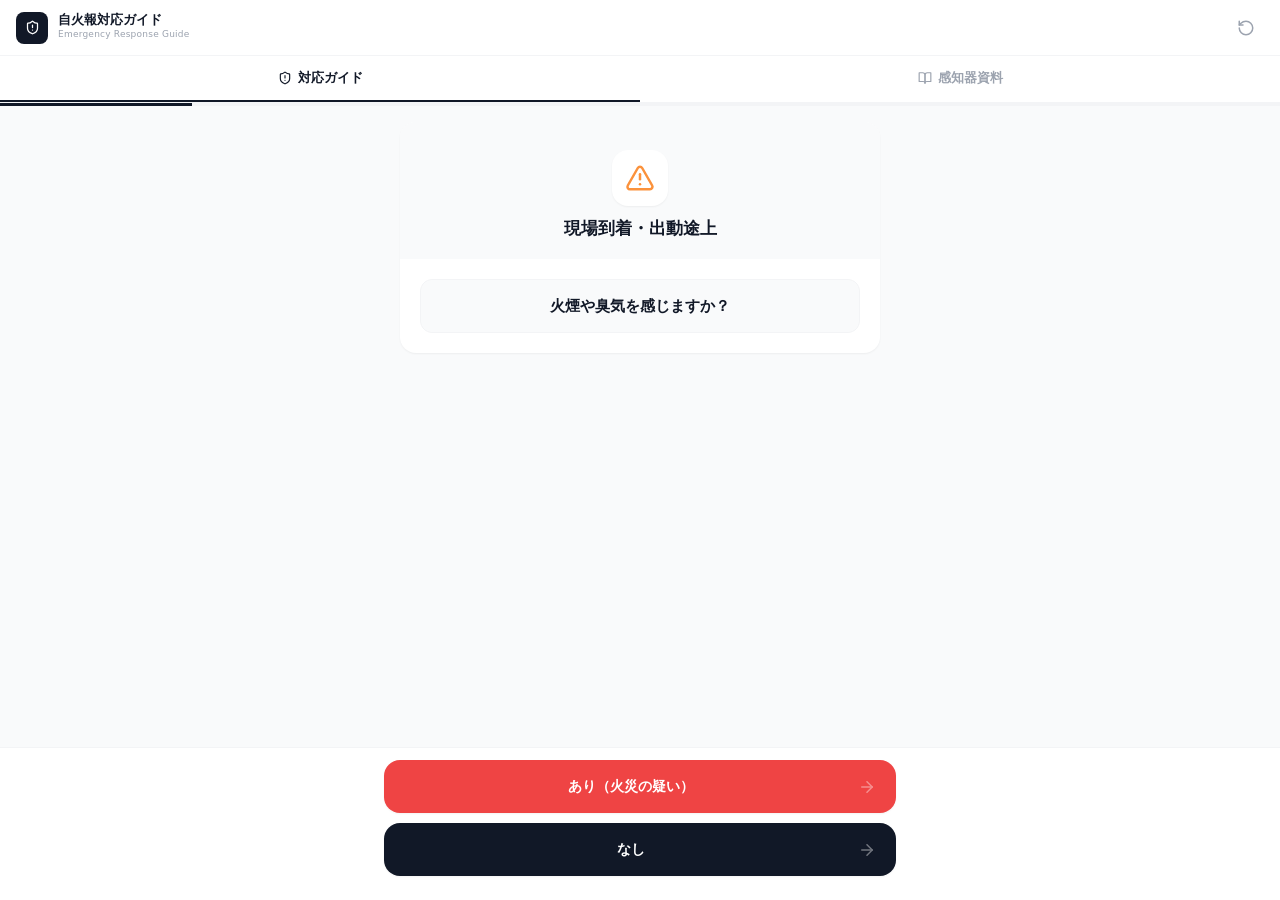
<file: apps/jikahou/index.html>
<!doctype html>
<html lang="ja">
  <head>
<script>/* まとめアプリ内：オフライン保存はまとめアプリ側で行う */if('serviceWorker' in navigator){try{Object.defineProperty(navigator.serviceWorker,'register',{value:function(){return Promise.reject(new Error('suite'))}})}catch(e){}}</script>
    <meta charset="UTF-8" />
    <link rel="icon" type="image/svg+xml" href="./favicon.svg" />
    <meta name="viewport" content="width=device-width, initial-scale=1.0, maximum-scale=1.0, user-scalable=no" />
    <meta name="theme-color" content="#b91c1c" />
    <meta name="description" content="自動火災報知設備（自火報）の誤作動対応を支援するモバイルファーストWebアプリ" />
    <meta name="apple-mobile-web-app-capable" content="yes" />
    <meta name="apple-mobile-web-app-status-bar-style" content="black-translucent" />
    <meta name="apple-mobile-web-app-title" content="自火報ガイド" />
    <title>自火報対応ガイド</title>
    <script type="module" crossorigin src="./assets/index-CNNLCe09.js"></script>
    <link rel="stylesheet" crossorigin href="./assets/index-dHsyAj_m.css">
  </head>
  <body>
    <div id="root"></div>
  </body>
</html>
</file>
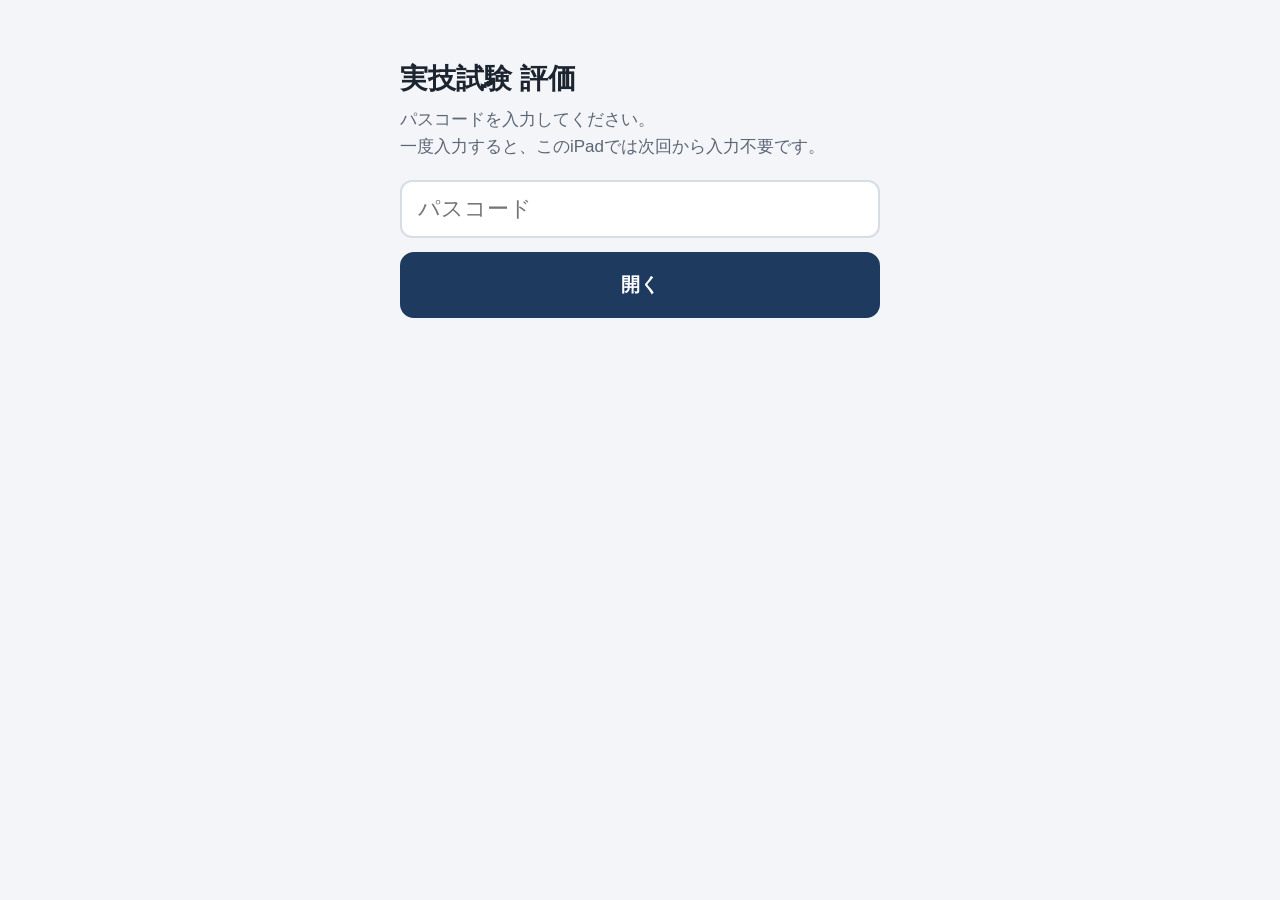
<file: apps/jitsugi/index.html>
<!doctype html>
<html lang="ja">
<head>
<script>/* まとめアプリ内：オフライン保存はまとめアプリ側で行う */if('serviceWorker' in navigator){try{Object.defineProperty(navigator.serviceWorker,'register',{value:function(){return Promise.reject(new Error('suite'))}})}catch(e){}}</script>
<meta charset="utf-8">
<meta name="viewport" content="width=device-width, initial-scale=1, viewport-fit=cover">
<meta name="apple-mobile-web-app-capable" content="yes">
<meta name="mobile-web-app-capable" content="yes">
<meta name="apple-mobile-web-app-status-bar-style" content="default">
<meta name="apple-mobile-web-app-title" content="実技評価">
<meta name="theme-color" content="#1f3a5f">
<link rel="apple-touch-icon" href="icon-180.png">
<title>実技試験評価</title>
<style>
  :root {
    --bg: #f3f5f8;
    --card: #ffffff;
    --ink: #1c2430;
    --sub: #5b6676;
    --line: #d7dde5;
    --navy: #1f3a5f;
    --ok: #1f8a4c;
    --ok-bg: #e7f5ec;
    --tri: #b7791f;
    --tri-bg: #ffe8a3;
    --tri-line: #d9a425;
    --ng: #c53030;
    --ng-bg: #fcd2d2;
    --ng-line: #e06666;
  }
  * { box-sizing: border-box; -webkit-tap-highlight-color: transparent; }
  html, body { margin: 0; background: var(--bg); color: var(--ink);
    font-family: -apple-system, "Hiragino Sans", "Hiragino Kaku Gothic ProN", "Meiryo", sans-serif;
    -webkit-text-size-adjust: 100%; }
  body { padding-bottom: env(safe-area-inset-bottom); }
  button { font: inherit; color: inherit; border: none; background: none; cursor: pointer; }
  .hidden { display: none !important; }

  /* ---------- 選択画面 ---------- */
  #select { max-width: 760px; margin: 0 auto; padding: calc(env(safe-area-inset-top) + 32px) 20px 40px; }
  #select h1 { font-size: 28px; margin: 0 0 6px; }
  #select p.lead { color: var(--sub); margin: 0 0 28px; font-size: 17px; }
  .sheet-btn { display: block; width: 100%; text-align: left; background: var(--card);
    border: 2px solid var(--line); border-radius: 16px; padding: 22px 24px; margin-bottom: 16px; }
  .sheet-btn:active { border-color: var(--navy); background: #eef3f9; }
  .sheet-btn .s { font-size: 30px; font-weight: 700; color: var(--navy); }
  .sheet-btn .t { font-size: 17px; color: var(--sub); margin-top: 4px; }
  .sheet-btn .m { display: inline-block; margin-top: 10px; font-size: 15px; background: #eef3f9;
    color: var(--navy); padding: 4px 12px; border-radius: 999px; }
  .resume { background: var(--tri-bg); border: 2px solid var(--tri-line); border-radius: 16px;
    padding: 18px 20px; margin-bottom: 24px; font-size: 17px; }
  .resume b { display: block; margin-bottom: 10px; }

  /* ---------- 評価画面ヘッダー ---------- */
  header.bar { position: sticky; top: 0; z-index: 10; background: var(--navy); color: #fff;
    padding: calc(env(safe-area-inset-top) + 10px) 16px 10px; box-shadow: 0 2px 8px rgba(0,0,0,.15); }
  .bar-top { display: flex; align-items: center; gap: 12px; }
  .bar-title { flex: 1; min-width: 0; font-size: 18px; font-weight: 700; white-space: nowrap;
    overflow: hidden; text-overflow: ellipsis; }
  .bar-btn { background: rgba(255,255,255,.15); color: #fff; border-radius: 10px; padding: 10px 14px;
    font-size: 16px; white-space: nowrap; }
  .bar-btn.primary { background: #fff; color: var(--navy); font-weight: 700; }
  .bar-stats { display: flex; gap: 8px; margin-top: 10px; flex-wrap: wrap; }
  .stat { background: rgba(255,255,255,.12); border-radius: 10px; padding: 6px 12px; font-size: 15px;
    display: flex; align-items: baseline; gap: 6px; }
  .stat b { font-size: 22px; }
  .stat.timer { min-width: 150px; }
  .stat.timer.warn { background: #f0c75e; color: #3a2a00; }
  .stat.timer.over { background: #e53e3e; color: #fff; }
  .stat.timer { align-items: center; }
  .stat.timer .goal { font-size: 14px; opacity: .8; }
  .stat.timer.paused #swTime { opacity: .6; }
  .sw-btn { background: rgba(255,255,255,.2); color: inherit; border-radius: 8px; padding: 6px 12px; font-size: 15px; margin-left: 4px; }
  .sw-btn.go { background: #ffd66b; color: #3a2a00; font-weight: 700; }
  .stat.tri b { color: #ffd66b; }
  .stat.ng b { color: #ffb3b3; }
  @keyframes blink { 50% { opacity: .55; } }
  .start-btn { background: #ffd66b; color: #3a2a00; font-weight: 700; border-radius: 10px;
    padding: 6px 16px; font-size: 17px; }

  /* ---------- 項目 ---------- */
  main { max-width: 1000px; margin: 0 auto; padding: 12px 12px 120px; }
  .major { margin: 22px 4px 8px; font-size: 20px; font-weight: 700; color: var(--navy);
    border-left: 6px solid var(--navy); padding-left: 10px; }
  .minor { margin: 14px 4px 6px; font-size: 16px; font-weight: 700; color: var(--sub); }
  .minor .tag { display: inline-block; background: #e2e8f0; color: var(--navy); border-radius: 6px;
    padding: 1px 8px; font-size: 13px; margin-left: 6px; vertical-align: 1px; }
  .item { background: var(--card); border: 2px solid var(--line); border-radius: 12px;
    margin-bottom: 8px; padding: 10px 12px; transition: background .15s, border-color .15s; }
  .item.o { border-color: #a9d8bb; }
  .item.t { background: var(--tri-bg); border-color: var(--tri-line); }
  .item.x { background: var(--ng-bg); border-color: var(--ng-line); }
  .row { display: flex; align-items: center; gap: 10px; }
  .no { flex: none; min-width: 44px; text-align: center; font-weight: 700; font-size: 17px; color: var(--sub); }
  .no small { display: block; font-size: 11px; font-weight: 700; color: var(--navy); }
  .txt { flex: 1; min-width: 0; font-size: 18px; line-height: 1.45; }
  .pts { flex: none; font-size: 14px; color: var(--sub); background: #eef1f5; border-radius: 6px;
    padding: 3px 8px; white-space: nowrap; }
  .pts.big { background: var(--ng-bg); color: var(--ng); font-weight: 700; }
  .marks { flex: none; display: flex; gap: 6px; }
  .mk { width: 58px; height: 52px; border-radius: 10px; border: 2px solid var(--line); background: #fff;
    font-size: 26px; font-weight: 700; color: #9aa5b4; }
  .mk.on.o { background: var(--ok); border-color: var(--ok); color: #fff; }
  .mk.on.t { background: var(--tri); border-color: var(--tri); color: #fff; }
  .mk.on.x { background: var(--ng); border-color: var(--ng); color: #fff; }
  .memo-btn { flex: none; width: 52px; height: 52px; border-radius: 10px; border: 2px solid var(--line);
    background: #fff; font-size: 13px; color: var(--sub); line-height: 1.1; }
  .memo-btn.has { border-color: var(--navy); color: var(--navy); font-weight: 700; background: #eef3f9; }
  .memo { margin: 10px 0 2px 54px; }
  .memo textarea { width: 100%; min-height: 64px; font: inherit; font-size: 17px; padding: 8px 10px;
    border: 2px solid var(--line); border-radius: 10px; resize: vertical; background: #fff; }
  .memo-view { margin: 6px 0 0 54px; font-size: 15px; color: var(--ink); background: rgba(255,255,255,.7);
    border-radius: 8px; padding: 4px 10px; white-space: pre-wrap; }
  .note { margin: 18px 4px; font-size: 15px; color: var(--sub); }

  @media (max-width: 700px) {
    .row { flex-wrap: wrap; }
    .txt { flex-basis: calc(100% - 60px); }
    .pts { margin-left: 54px; }
    .marks { margin-left: auto; }
    .memo, .memo-view { margin-left: 0; }
  }

  /* ---------- 結果画面 ---------- */
  #result main { max-width: 860px; }
  .sum { display: grid; grid-template-columns: repeat(auto-fit, minmax(150px, 1fr)); gap: 10px; margin: 16px 0; }
  .sum div { background: var(--card); border: 2px solid var(--line); border-radius: 12px; padding: 12px 14px; }
  .sum span { display: block; font-size: 14px; color: var(--sub); }
  .sum b { font-size: 30px; }
  .sum .ng { border-color: var(--ng-line); background: var(--ng-bg); }
  .sum .ng b { color: var(--ng); }
  .sum .tri { border-color: var(--tri-line); background: var(--tri-bg); }
  .sum .tri b { color: var(--tri); }
  .r-h { margin: 26px 4px 8px; font-size: 20px; font-weight: 700; }
  .r-h.ng { color: var(--ng); } .r-h.tri { color: var(--tri); } .r-h.un { color: var(--sub); }
  .r-item { background: var(--card); border-radius: 10px; padding: 10px 14px; margin-bottom: 6px;
    border-left: 6px solid var(--line); font-size: 17px; }
  .r-item.ng { border-left-color: var(--ng); } .r-item.tri { border-left-color: var(--tri); }
  .r-item .where { font-size: 13px; color: var(--sub); }
  .r-item .c { margin-top: 4px; font-size: 16px; background: #f6f7f9; border-radius: 6px; padding: 4px 8px; white-space: pre-wrap; }
  .empty { color: var(--sub); margin: 4px; }
  .r-actions { display: flex; gap: 12px; margin-top: 32px; flex-wrap: wrap; }
  .big-btn { flex: 1; min-width: 220px; padding: 18px; border-radius: 14px; font-size: 19px; font-weight: 700;
    background: #fff; border: 2px solid var(--line); }
  .big-btn.primary { background: var(--navy); color: #fff; border-color: var(--navy); }

  /* ---------- ダイアログ ---------- */
  .dlg-wrap { position: fixed; inset: 0; background: rgba(15,23,35,.45); z-index: 50;
    display: flex; align-items: center; justify-content: center; padding: 20px; }
  .dlg { background: #fff; border-radius: 18px; max-width: 480px; width: 100%; padding: 24px; }
  .dlg h2 { margin: 0 0 8px; font-size: 21px; }
  .dlg p { margin: 0 0 18px; font-size: 17px; color: var(--sub); line-height: 1.6; }
  .dlg .btns { display: flex; flex-direction: column; gap: 10px; }
  .dlg .btns button { padding: 15px; border-radius: 12px; font-size: 18px; border: 2px solid var(--line); background: #fff; }
  .dlg .btns .primary { background: var(--navy); color: #fff; border-color: var(--navy); font-weight: 700; }
  .dlg .btns .danger { background: var(--ng); color: #fff; border-color: var(--ng); font-weight: 700; }

  .toast { position: fixed; left: 50%; top: calc(env(safe-area-inset-top) + 120px); transform: translateX(-50%);
    background: #e53e3e; color: #fff; font-size: 22px; font-weight: 700; padding: 14px 26px; border-radius: 14px;
    z-index: 40; box-shadow: 0 6px 20px rgba(0,0,0,.25); }

  /* ---------- パスコード画面 ---------- */
  #lock { max-width: 520px; margin: 0 auto; padding: calc(env(safe-area-inset-top) + 60px) 20px 40px; }
  #lock h1 { font-size: 28px; margin: 0 0 8px; }
  #lock p { color: var(--sub); font-size: 17px; line-height: 1.6; margin: 0 0 20px; }
  #lock input { width: 100%; font-size: 22px; padding: 14px 16px; border: 2px solid var(--line);
    border-radius: 12px; background: #fff; margin-bottom: 14px; }
  #lock .big-btn { width: 100%; }
  #lockMsg { min-height: 1.6em; color: var(--ng); font-weight: 700; margin-top: 12px; font-size: 17px; }
  .lock-link { display: block; margin: 36px auto 0; color: var(--sub); font-size: 15px; text-decoration: underline; }
</style>
</head>
<body>

<!-- パスコード画面 -->
<section id="lock" class="hidden">
  <h1>実技試験 評価</h1>
  <p>パスコードを入力してください。<br>一度入力すると、このiPadでは次回から入力不要です。</p>
  <form id="lockForm" autocomplete="off">
    <input type="password" id="passIn" placeholder="パスコード" autocapitalize="off" autocorrect="off" spellcheck="false">
    <button class="big-btn primary" type="submit">開く</button>
  </form>
  <div id="lockMsg"></div>
</section>

<!-- 選択画面 -->
<section id="select" class="hidden">
  <h1>実技試験 評価</h1>
  <p class="lead">評価表を選んでください</p>
  <div id="resumeBox"></div>
  <div id="sheetList"></div>
  <button class="lock-link" id="forgetBtn">このiPadのパスコードを消す（ロックする）</button>
</section>

<!-- 評価画面 -->
<section id="eval" class="hidden">
  <header class="bar">
    <div class="bar-top">
      <button class="bar-btn" id="backBtn">‹ 選択へ</button>
      <div class="bar-title" id="evalTitle"></div>
      <button class="bar-btn primary" id="finishBtn">評価終了</button>
    </div>
    <div class="bar-stats">
      <div class="stat timer" id="timerBox"></div>
      <div class="stat">減点 <b id="stDed">0</b></div>
      <div class="stat tri">△ <b id="stTri">0</b></div>
      <div class="stat ng">× <b id="stNg">0</b></div>
      <div class="stat">未入力 <b id="stUn">0</b></div>
    </div>
  </header>
  <main id="items"></main>
</section>

<!-- 結果画面 -->
<section id="result" class="hidden">
  <header class="bar">
    <div class="bar-top">
      <div class="bar-title" id="resTitle"></div>
    </div>
  </header>
  <main id="resBody"></main>
</section>

<div id="dlg"></div>

<script src="sheets.enc.js"></script>
<script>
(function () {
  "use strict";
  var KEY = "jitsugi-current-v1";
  var MARK = { o: "○", t: "△", x: "×" };
  var $ = function (id) { return document.getElementById(id); };

  // ---------- 評価表の展開 ----------
  function flatten(sheet) {
    var list = [];
    sheet.sections.forEach(function (sec, si) {
      sec.items.forEach(function (it, ii) {
        list.push({
          key: si + "-" + ii, no: it[0], text: it[1], pts: it[2],
          part: sec.part || "本表", major: sec.major, minor: sec.minor, si: si
        });
      });
    });
    return list;
  }
  function findSheet(id) {
    for (var i = 0; i < SHEETS.length; i++) if (SHEETS[i].id === id) return SHEETS[i];
    return null;
  }
  function label(it) { return (it.part === "別紙" ? "別紙" : "") + it.no; }
  function ptsText(p) { return p >= 21 ? "−21" : p + "点"; }

  // ---------- 状態(評価中の1人分だけを保存) ----------
  var st = null;
  function save() { try { if (st) localStorage.setItem(KEY, JSON.stringify(st)); else localStorage.removeItem(KEY); } catch (e) {} }
  function load() { try { return JSON.parse(localStorage.getItem(KEY) || "null"); } catch (e) { return null; } }

  // ---------- 画面切替 ----------
  function show(name) {
    ["lock", "select", "eval", "result"].forEach(function (n) { $(n).classList.toggle("hidden", n !== name); });
    window.scrollTo(0, 0);
    if (st && name !== "lock") { st.screen = name; save(); }
  }

  // ---------- 選択画面 ----------
  function renderSelect() {
    var saved = load();
    var rb = $("resumeBox");
    rb.innerHTML = "";
    if (saved && findSheet(saved.sheetId)) {
      var sh = findSheet(saved.sheetId);
      var n = Object.keys(saved.marks || {}).length;
      rb.innerHTML = '<div class="resume"><b>評価途中のデータがあります（' + esc(sh.short) + '・' + n + '項目入力済み）</b>' +
        '<div class="r-actions" style="margin-top:0">' +
        '<button class="big-btn primary" id="resumeBtn">続きから再開</button>' +
        '<button class="big-btn" id="discardBtn">破棄する</button></div></div>';
      $("resumeBtn").onclick = function () { st = saved; openEval(); if (st.screen === "result") showResult(); };
      $("discardBtn").onclick = function () {
        confirmDlg("評価途中のデータを消しますか？", "", [
          { t: "消す", c: "danger", f: function () { st = null; save(); renderSelect(); } },
          { t: "やめる" }]);
      };
    }
    var html = "";
    SHEETS.forEach(function (sh) {
      var n = flatten(sh).length;
      html += '<button class="sheet-btn" data-id="' + sh.id + '"><div class="s">' + esc(sh.short) + '</div>' +
        '<div class="t">' + esc(sh.title) + '</div><span class="m">目安 ' + sh.minutes + '分　／　' + n + '項目</span></button>';
    });
    $("sheetList").innerHTML = html;
    Array.prototype.forEach.call(document.querySelectorAll(".sheet-btn"), function (b) {
      b.onclick = function () {
        var start = function () {
          st = { sheetId: b.getAttribute("data-id"), marks: {}, comments: {}, sw: { acc: 0, run: null, warned: false }, screen: "eval" };
          save(); openEval();
        };
        if (load()) confirmDlg("評価途中のデータを消して、新しく始めますか？", "", [
          { t: "新しく始める", c: "danger", f: start }, { t: "やめる" }]);
        else start();
      };
    });
  }

  // ---------- 評価画面 ----------
  var sheet, items, timerId = null, openMemo = null;

  function openEval() {
    sheet = findSheet(st.sheetId);
    items = flatten(sheet);
    $("evalTitle").textContent = sheet.short + "　" + sheet.title;
    renderItems();
    updateStats();
    startTicker();
    show("eval");
  }

  function renderItems() {
    var html = "", lastMajor = null, lastSi = null;
    items.forEach(function (it) {
      if (it.major !== lastMajor) { html += '<div class="major">' + esc(it.major) + '</div>'; lastMajor = it.major; }
      if (it.si !== lastSi) {
        if (it.minor) html += '<div class="minor">' + esc(it.minor.replace("（別紙）", "")) +
          (it.part === "別紙" ? '<span class="tag">別紙</span>' : "") + '</div>';
        lastSi = it.si;
      }
      html += '<div class="item" id="it-' + it.key + '">' + itemInner(it) + '</div>';
    });
    if (sheet.note) html += '<div class="note">※ ' + esc(sheet.note) + '</div>';
    $("items").innerHTML = html;
  }

  function itemInner(it) {
    var m = st.marks[it.key] || "";
    var c = st.comments[it.key] || "";
    var h = '<div class="row">' +
      '<div class="no">' + (it.part === "別紙" ? "<small>別紙</small>" : "") + it.no + '</div>' +
      '<div class="txt">' + esc(it.text) + '</div>' +
      '<div class="pts' + (it.pts >= 21 ? " big" : "") + '">' + ptsText(it.pts) + '</div>' +
      '<div class="marks">';
    ["o", "t", "x"].forEach(function (k) {
      h += '<button class="mk ' + k + (m === k ? " on" : "") + '" data-k="' + it.key + '" data-m="' + k + '">' + MARK[k] + '</button>';
    });
    h += '</div><button class="memo-btn' + (c ? " has" : "") + '" data-memo="' + it.key + '">' + (c ? "メモ<br>あり" : "メモ") + '</button></div>';
    if (openMemo === it.key) {
      h += '<div class="memo"><textarea data-ta="' + it.key + '" placeholder="コメントを入力">' + esc(c) + '</textarea></div>';
    } else if (c) {
      h += '<div class="memo-view">' + esc(c) + '</div>';
    }
    return h;
  }

  function refreshItem(key) {
    var it = items.filter(function (x) { return x.key === key; })[0];
    var el = $("it-" + key);
    var m = st.marks[key] || "";
    el.className = "item" + (m ? " " + m : "");
    el.innerHTML = itemInner(it);
  }

  $("items").addEventListener("click", function (e) {
    var b = e.target.closest("button");
    if (!b) return;
    if (b.dataset.m) {
      var k = b.dataset.k;
      if (st.marks[k] === b.dataset.m) delete st.marks[k]; else st.marks[k] = b.dataset.m;
      save(); refreshItem(k); updateStats();
    } else if (b.dataset.memo) {
      var key = b.dataset.memo, prev = openMemo;
      openMemo = (openMemo === key) ? null : key;
      if (prev && prev !== key) refreshItem(prev);
      refreshItem(key);
      if (openMemo) { var ta = document.querySelector('[data-ta="' + key + '"]'); if (ta) ta.focus(); }
    }
  });
  $("items").addEventListener("input", function (e) {
    var k = e.target.dataset.ta;
    if (!k) return;
    var v = e.target.value;
    if (v.trim()) st.comments[k] = v; else delete st.comments[k];
    save();
    var mb = document.querySelector('[data-memo="' + k + '"]');
    if (mb) { mb.classList.toggle("has", !!v.trim()); mb.innerHTML = v.trim() ? "メモ<br>あり" : "メモ"; }
  });

  function tally() {
    var r = { ded: 0, dedMain: 0, dedSub: 0, tri: 0, ng: 0, un: 0, hasSub: false };
    items.forEach(function (it) {
      var m = st.marks[it.key];
      if (it.part === "別紙") r.hasSub = true;
      if (m === "x") { r.ng++; r.ded += it.pts; if (it.part === "別紙") r.dedSub += it.pts; else r.dedMain += it.pts; }
      else if (m === "t") r.tri++;
      else if (!m) r.un++;
    });
    return r;
  }
  function updateStats() {
    var r = tally();
    $("stDed").textContent = r.ded;
    $("stTri").textContent = r.tri;
    $("stNg").textContent = r.ng;
    $("stUn").textContent = r.un;
  }

  // ---------- ストップウォッチ ----------
  // st.sw = { acc: 止めるまでに数えたミリ秒, run: 動いている場合は動き始めた時刻, warned: 目安超過を知らせ済みか }
  function fmt(sec) {
    var s = Math.abs(Math.floor(sec));
    return Math.floor(s / 60) + ":" + ("0" + (s % 60)).slice(-2);
  }
  function sw() {
    if (!st.sw) {
      // 旧版(カウントダウン)の途中データからの引き継ぎ
      st.sw = { acc: 0, run: null, warned: false };
      if (st.startAt) { if (st.endAt) st.sw.acc = st.endAt - st.startAt; else st.sw.run = st.startAt; }
      delete st.startAt; delete st.endAt;
    }
    return st.sw;
  }
  function elapsed() { var w = sw(); return (w.acc + (w.run ? Date.now() - w.run : 0)) / 1000; }
  function swStart() { var w = sw(); if (!w.run) { w.run = Date.now(); save(); requestWake(); } renderTimer(); }
  function swPause() { var w = sw(); if (w.run) { w.acc += Date.now() - w.run; w.run = null; save(); } renderTimer(); }
  function swReset() { st.sw = { acc: 0, run: null, warned: false }; save(); renderTimer(); }

  function startTicker() { if (timerId) clearInterval(timerId); renderTimer(); timerId = setInterval(tick, 500); }
  // ボタンは状態が変わったときだけ作り直し、時間の文字だけを毎回更新する
  function renderTimer() {
    var w = sw(), box = $("timerBox"), h;
    var goal = '<span class="goal">/ 目安' + sheet.minutes + ':00</span>';
    if (!w.run && !w.acc) {
      h = '<button class="start-btn" data-sw="start">▶ 開始</button>' + goal;
    } else {
      h = '<b id="swTime"></b>' + goal +
        (w.run ? '<button class="sw-btn" data-sw="pause">⏸ 停止</button>'
               : '<button class="sw-btn go" data-sw="start">▶ 再開</button>') +
        '<button class="sw-btn" data-sw="reset">リセット</button>';
    }
    box.innerHTML = h;
    tick();
  }
  function tick() {
    var w = sw(), box = $("timerBox"), t = elapsed(), goal = sheet.minutes * 60;
    var el = $("swTime");
    if (el) el.textContent = fmt(t);
    box.className = "stat timer" + (!w.run && w.acc ? " paused" : "") +
      (t >= goal ? " over" : (t >= goal - 60 && (w.run || w.acc) ? " warn" : ""));
    if (w.run && t >= goal && !w.warned) {
      w.warned = true; save();
      toast("目安の" + sheet.minutes + "分を過ぎました");
    }
  }
  $("timerBox").addEventListener("click", function (e) {
    var b = e.target.closest("[data-sw]");
    if (!b) return;
    var a = b.dataset.sw;
    if (a === "start") swStart();
    else if (a === "pause") swPause();
    else if (a === "reset") confirmDlg("ストップウォッチを 0:00 に戻しますか？", "", [
      { t: "0:00に戻す", c: "danger", f: swReset }, { t: "やめる" }]);
  });

  function toast(msg) {
    var d = document.createElement("div");
    d.className = "toast"; d.textContent = msg;
    document.body.appendChild(d);
    setTimeout(function () { d.remove(); }, 4000);
  }
  var wakeLock = null;
  function requestWake() {
    try { if (navigator.wakeLock) navigator.wakeLock.request("screen").then(function (w) { wakeLock = w; }).catch(function () {}); } catch (e) {}
  }
  document.addEventListener("visibilitychange", function () {
    if (document.visibilityState === "visible" && st && st.sw && st.sw.run) requestWake();
  });

  $("backBtn").onclick = function () {
    if (timerId) clearInterval(timerId);
    renderSelect(); show("select");
  };

  $("finishBtn").onclick = function () {
    var r = tally();
    if (r.un > 0) {
      confirmDlg("未入力が " + r.un + " 項目あります",
        "評価表では「未実施項目は減点」となっています。未入力の項目をどう扱いますか？", [
          { t: "未入力をすべて × にする", c: "danger", f: function () {
              items.forEach(function (it) { if (!st.marks[it.key]) st.marks[it.key] = "x"; });
              finish(); } },
          { t: "未入力のまま結果を見る", f: finish },
          { t: "評価に戻る" }]);
    } else finish();
  };
  function finish() {
    openMemo = null;
    swPause();
    showResult();
  }

  // ---------- 結果画面 ----------
  function showResult() {
    if (!sheet || sheet.id !== st.sheetId) { sheet = findSheet(st.sheetId); items = flatten(sheet); }
    if (timerId) clearInterval(timerId);
    var r = tally();
    $("resTitle").textContent = "結果　" + sheet.short + "　" + sheet.title;
    var h = '<div class="sum">';
    h += '<div class="ng"><span>減点 合計</span><b>' + r.ded + '</b></div>';
    if (r.hasSub) h += '<div><span>本表 / 別紙</span><b style="font-size:24px">' + r.dedMain + ' / ' + r.dedSub + '</b></div>';
    h += '<div class="ng"><span>× の数</span><b>' + r.ng + '</b></div>';
    h += '<div class="tri"><span>△ の数</span><b>' + r.tri + '</b></div>';
    if (r.un) h += '<div><span>未入力</span><b>' + r.un + '</b></div>';
    var t = elapsed();
    if (t > 0) h += '<div' + (t >= sheet.minutes * 60 ? ' class="ng"' : '') + '><span>所要時間（目安' + sheet.minutes + '分）</span><b style="font-size:24px">' + fmt(t) + '</b></div>';
    h += '</div>';

    h += listBlock("x", "× の項目", "ng");
    h += listBlock("t", "△ の項目（目印・減点なし）", "tri");
    if (r.un) h += listBlock("", "未入力の項目", "un");
    var oc = items.filter(function (it) { return st.marks[it.key] === "o" && st.comments[it.key]; });
    if (oc.length) h += listBlock("o", "○ の項目のメモ", "");

    h += '<div class="r-actions"><button class="big-btn" id="reEdit">評価に戻って直す</button>' +
         '<button class="big-btn primary" id="nextBtn">次の受験者へ（消去）</button></div>';
    $("resBody").innerHTML = h;
    $("reEdit").onclick = function () { openEval(); };
    $("nextBtn").onclick = function () {
      confirmDlg("この評価を消して、次の受験者に進みますか？", "消した内容は元に戻せません。", [
        { t: "消して次へ", c: "primary", f: function () { st = null; save(); renderSelect(); show("select"); } },
        { t: "やめる" }]);
    };
    show("result");
  }
  function listBlock(m, title, cls) {
    var list = items.filter(function (it) {
      var mk = st.marks[it.key] || "";
      if (m === "o") return mk === "o" && st.comments[it.key];
      return mk === m;
    });
    var h = '<div class="r-h ' + cls + '">' + title + '（' + list.length + '）</div>';
    if (!list.length) return h + '<div class="empty">なし</div>';
    list.forEach(function (it) {
      var c = st.comments[it.key];
      h += '<div class="r-item ' + cls + '"><div class="where">' + esc(it.major + (it.minor ? "／" + it.minor : "")) + '</div>' +
        '<b>' + label(it) + '</b>　' + esc(it.text) + (m === "x" ? '　<span style="color:var(--ng);font-weight:700">' + ptsText(it.pts) + '</span>' : "") +
        (c ? '<div class="c">' + esc(c) + '</div>' : "") + '</div>';
    });
    return h;
  }

  // ---------- ダイアログ ----------
  function confirmDlg(title, msg, btns) {
    var w = document.createElement("div");
    w.className = "dlg-wrap";
    var h = '<div class="dlg"><h2>' + esc(title) + '</h2>' + (msg ? '<p>' + esc(msg) + '</p>' : '<p></p>') + '<div class="btns">';
    btns.forEach(function (b, i) { h += '<button data-i="' + i + '" class="' + (b.c || "") + '">' + esc(b.t) + '</button>'; });
    w.innerHTML = h + '</div></div>';
    w.addEventListener("click", function (e) {
      var b = e.target.closest("button");
      if (!b && e.target !== w) return;
      w.remove();
      if (b) { var f = btns[+b.dataset.i].f; if (f) f(); }
    });
    $("dlg").appendChild(w);
  }

  function esc(s) {
    return String(s).replace(/[&<>"']/g, function (c) {
      return { "&": "&amp;", "<": "&lt;", ">": "&gt;", '"': "&quot;", "'": "&#39;" }[c];
    });
  }

  // ---------- パスコードと復号 ----------
  var PASS_KEY = "jitsugi-pass-v1";
  function b64(s) { var b = atob(s), u = new Uint8Array(b.length); for (var i = 0; i < b.length; i++) u[i] = b.charCodeAt(i); return u; }
  function decrypt(pass) {
    var e = window.SHEETS_ENC, sub = crypto.subtle;
    return sub.importKey("raw", new TextEncoder().encode(pass), "PBKDF2", false, ["deriveKey"])
      .then(function (base) {
        return sub.deriveKey({ name: "PBKDF2", salt: b64(e.salt), iterations: e.iter, hash: "SHA-256" },
          base, { name: "AES-GCM", length: 256 }, false, ["decrypt"]);
      })
      .then(function (key) { return sub.decrypt({ name: "AES-GCM", iv: b64(e.iv) }, key, b64(e.data)); })
      .then(function (buf) { return JSON.parse(new TextDecoder().decode(buf)); });
  }
  function getPass() { try { return localStorage.getItem(PASS_KEY); } catch (e) { return null; } }
  function setPass(p) { try { if (p) localStorage.setItem(PASS_KEY, p); else localStorage.removeItem(PASS_KEY); } catch (e) {} }

  function unlocked(sheets) {
    window.SHEETS = sheets;
    renderSelect();
    show("select");
  }
  function showLock(msg) {
    $("lockMsg").textContent = msg || "";
    $("passIn").value = "";
    show("lock");
  }
  $("lockForm").addEventListener("submit", function (e) {
    e.preventDefault();
    var p = $("passIn").value;
    if (!p) return;
    $("lockMsg").textContent = "確認中…";
    decrypt(p).then(function (sheets) { setPass(p); $("passIn").blur(); unlocked(sheets); })
      .catch(function () { $("lockMsg").textContent = "パスコードが違います"; });
  });
  $("forgetBtn").onclick = function () {
    confirmDlg("このiPadのパスコードを消しますか？", "次に開くときに、パスコードの入力が必要になります。", [
      { t: "消してロックする", c: "danger", f: function () { setPass(null); window.SHEETS = []; showLock(""); } },
      { t: "やめる" }]);
  };

  // ---------- 起動 ----------
  window.SHEETS = [];
  if (!window.SHEETS_ENC || !(window.crypto && crypto.subtle)) {
    showLock("評価表のデータを読み込めません。ネットのある場所で開き直してください。");
  } else {
    var saved = getPass();
    if (saved) {
      decrypt(saved).then(unlocked).catch(function () {
        setPass(null);
        showLock("評価表が更新されたか、パスコードが変わりました。もう一度入力してください。");
      });
    } else showLock("");
  }

  if ("serviceWorker" in navigator && location.protocol !== "file:") {
    navigator.serviceWorker.register("sw.js").catch(function () {});
  }
})();
</script>
</body>
</html>
</file>
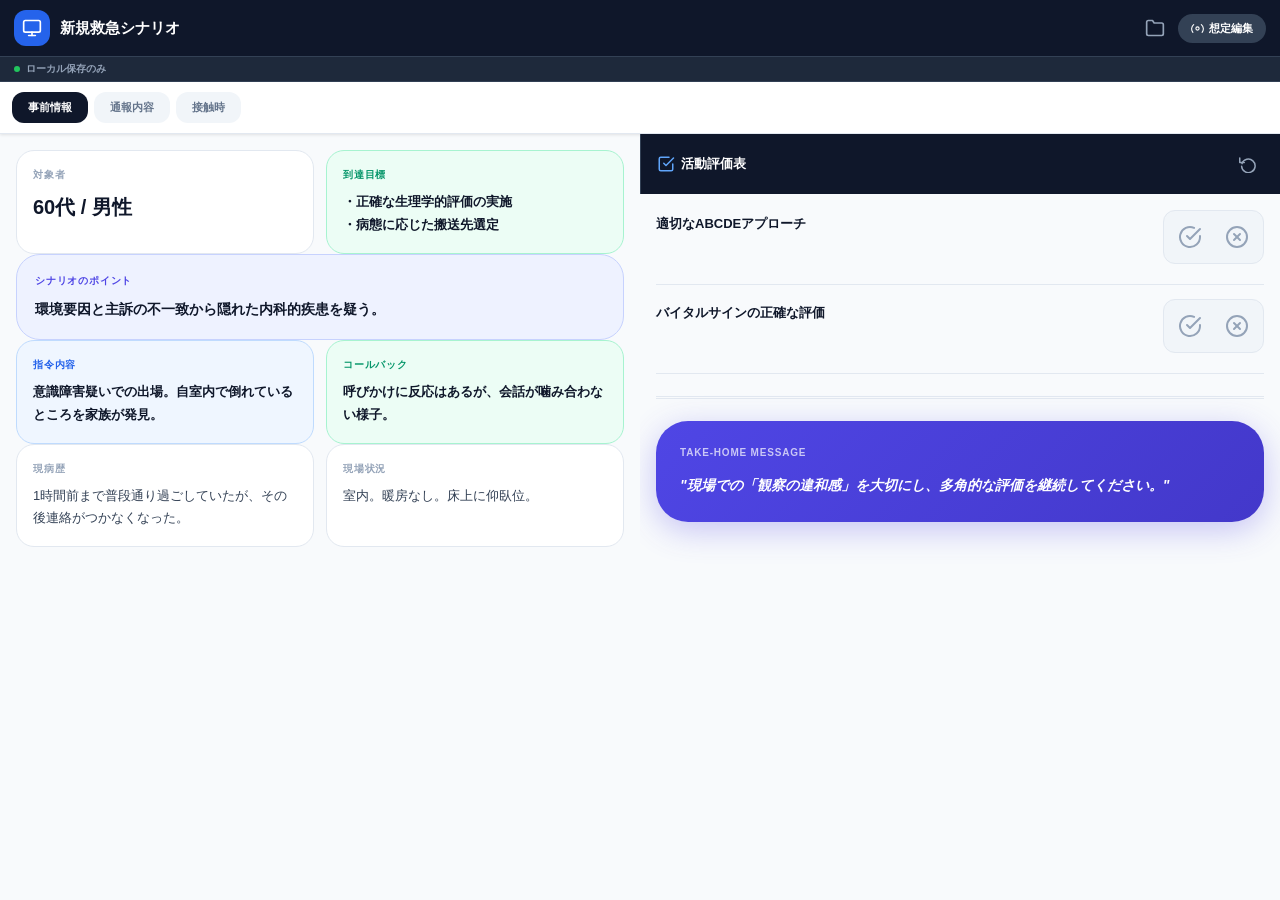
<file: apps/pemec/index.html>
<!DOCTYPE html>
<html lang="ja">
<head>
<script>/* まとめアプリ内：オフライン保存はまとめアプリ側で行う */if('serviceWorker' in navigator){try{Object.defineProperty(navigator.serviceWorker,'register',{value:function(){return Promise.reject(new Error('suite'))}})}catch(e){}}</script>
<script>try{['draft','library'].forEach(function(k){if(localStorage.getItem('pemec_'+k)===null){var v=localStorage.getItem('ems_'+k);if(v!==null)localStorage.setItem('pemec_'+k,v);}})}catch(e){}</script>
<meta charset="UTF-8">
<meta name="viewport" content="width=device-width, initial-scale=1.0, viewport-fit=cover">
<title>救急シミュレーション管理システム</title>
<meta name="theme-color" content="#0f172a">
<meta name="mobile-web-app-capable" content="yes">
<meta name="apple-mobile-web-app-capable" content="yes">
<meta name="apple-mobile-web-app-status-bar-style" content="black-translucent">
<meta name="apple-mobile-web-app-title" content="救急シム">
<script>
(function(){
  const iconSvg = '<svg xmlns="http://www.w3.org/2000/svg" viewBox="0 0 512 512"><rect width="512" height="512" rx="96" fill="#0f172a"/><rect x="206" y="106" width="100" height="300" rx="20" fill="#ef4444"/><rect x="106" y="206" width="300" height="100" rx="20" fill="#ef4444"/></svg>';
  const iconUrl = 'data:image/svg+xml,' + encodeURIComponent(iconSvg);
  const manifest = {
    name:'救急シミュレーション管理システム', short_name:'救急シム',
    description:'救急シミュレーション用シナリオ管理・活動評価アプリ',
    start_url:'./', display:'standalone',
    background_color:'#0f172a', theme_color:'#0f172a',
    orientation:'any', lang:'ja',
    icons:[
      {src:iconUrl,sizes:'192x192',type:'image/svg+xml',purpose:'any maskable'},
      {src:iconUrl,sizes:'512x512',type:'image/svg+xml',purpose:'any maskable'}
    ]
  };
  const blob = new Blob([JSON.stringify(manifest)],{type:'application/json'});
  const ml = document.createElement('link');
  ml.rel='manifest'; ml.href=URL.createObjectURL(blob);
  document.head.appendChild(ml);
  const al = document.createElement('link');
  al.rel='apple-touch-icon'; al.href=iconUrl;
  document.head.appendChild(al);
})();
</script>
<style>
*, *::before, *::after { box-sizing: border-box; margin: 0; padding: 0; }
:root {
  --bg:#f8fafc; --surface:#ffffff; --surface-2:#f1f5f9; --surface-3:#e2e8f0;
  --dark:#0f172a; --dark-2:#1e293b; --dark-3:#334155; --dark-4:#475569;
  --muted:#94a3b8; --text:#0f172a; --text-2:#334155; --text-3:#64748b;
  --border:#e2e8f0; --border-2:#cbd5e1;
  --blue:#2563eb; --blue-bg:#eff6ff; --blue-bd:#bfdbfe;
  --green:#059669; --green-bg:#ecfdf5; --green-bd:#a7f3d0;
  --red:#dc2626; --red-bg:#fef2f2; --red-bd:#fecaca;
  --amber:#d97706; --amber-bg:#fffbeb; --amber-bd:#fde68a;
  --indigo:#4f46e5; --indigo-bg:#eef2ff; --indigo-bd:#c7d2fe;
  --r-sm:8px; --r-md:12px; --r-lg:18px; --r-xl:24px; --r-2xl:32px;
  --shadow:0 1px 3px rgba(0,0,0,.10); --shadow-lg:0 10px 25px rgba(0,0,0,.12);
}
* { -webkit-tap-highlight-color:transparent; }
body {
  font-family:-apple-system,BlinkMacSystemFont,'Hiragino Sans','Yu Gothic UI',sans-serif;
  background:var(--bg); color:var(--text); font-size:14px; line-height:1.6;
  height:100dvh; overflow:hidden;
}
input,textarea,select,button { font-family:inherit; }
input,textarea,select { font-size:16px !important; }
button { cursor:pointer; }
#app { display:flex; flex-direction:column; height:100dvh; overflow:hidden; }

/* HEADER */
.header { background:var(--dark); color:white; padding:10px 14px; display:flex; justify-content:space-between; align-items:center; gap:10px; flex-shrink:0; border-bottom:1px solid var(--dark-3); z-index:50; }
.header-left { display:flex; align-items:center; gap:10px; min-width:0; flex:1; }
.header-logo { background:var(--blue); padding:8px; border-radius:var(--r-md); display:flex; align-items:center; flex-shrink:0; }
#header-title { font-size:14px; font-weight:800; white-space:nowrap; overflow:hidden; text-overflow:ellipsis; max-width:160px; }
@media(min-width:480px){ #header-title { max-width:260px; font-size:15px; } }
.header-right { display:flex; align-items:center; gap:5px; flex-shrink:0; }
.hbtn { background:none; border:none; padding:8px; border-radius:50%; color:var(--muted); display:flex; align-items:center; transition:background .15s,color .15s; }
.hbtn:hover { background:var(--dark-2); color:white; }
.hbtn:active { transform:scale(.9); }
.hbtn-save { background:var(--blue); border:none; padding:8px; border-radius:50%; color:white; display:flex; align-items:center; }
.hbtn-save:active { transform:scale(.9); }
.hbtn-io { background:var(--dark-3); border:none; padding:8px; border-radius:50%; color:white; display:flex; align-items:center; }
.btn-edit { background:var(--dark-3); border:none; padding:7px 13px; border-radius:99px; color:white; font-size:11px; font-weight:700; display:flex; align-items:center; gap:5px; transition:background .15s; }
.btn-edit:hover { background:var(--dark-4); }
.btn-edit.active { background:#f97316; box-shadow:0 0 0 3px rgba(249,115,22,.25); }

/* SYNC BAR */
.sync-bar { background:var(--dark-2); padding:4px 14px; font-size:10px; font-weight:700; color:var(--muted); display:flex; align-items:center; gap:6px; flex-shrink:0; border-bottom:1px solid var(--dark-3); }
.sync-dot { width:6px; height:6px; border-radius:50%; background:var(--muted); flex-shrink:0; }
.sync-dot.ok { background:#22c55e; }

/* PHASE NAV */
.phase-nav { background:var(--surface); border-bottom:1px solid var(--border); padding:10px 12px; display:flex; gap:6px; overflow-x:auto; flex-shrink:0; box-shadow:var(--shadow); }
.phase-nav::-webkit-scrollbar { display:none; }
.phase-btn { background:var(--surface-2); border:none; padding:8px 16px; border-radius:var(--r-md); font-size:11px; font-weight:700; color:var(--text-3); white-space:nowrap; transition:all .15s; flex-shrink:0; }
.phase-btn:hover { background:var(--surface-3); }
.phase-btn.sel-dark { background:var(--dark); color:white; }
.phase-btn.sel-blue { background:var(--blue); color:white; }
.phase-btn-del { background:none; border:none; color:var(--red); font-size:16px; padding:0 4px; display:flex; align-items:center; }
.phase-add-btn { background:none; border:1px dashed var(--blue-bd); color:var(--blue); padding:8px 12px; border-radius:var(--r-md); font-size:18px; display:flex; align-items:center; transition:background .15s; flex-shrink:0; }
.phase-add-btn:hover { background:var(--blue-bg); }
.phase-wrap { display:flex; align-items:center; gap:3px; flex-shrink:0; }

/* MAIN */
main { flex:1; display:flex; overflow:hidden; }
.section { flex:1; display:flex; flex-direction:column; overflow:hidden; min-width:0; }
.section.hidden { display:none; }
@media(min-width:1024px) { .section.hidden { display:flex; } }
.scroll-area { flex:1; overflow-y:auto; -webkit-overflow-scrolling:touch; overscroll-behavior-y:contain; padding:16px; padding-bottom:110px; display:flex; flex-direction:column; gap:14px; }

/* CARDS */
.card { background:var(--surface); border:1px solid var(--border); border-radius:var(--r-lg); padding:16px; }
.card-label { font-size:10px; font-weight:700; text-transform:uppercase; letter-spacing:.08em; color:var(--muted); margin-bottom:8px; display:flex; align-items:center; gap:5px; }
.card-grid-2 { display:grid; grid-template-columns:1fr 1fr; gap:12px; }
.card-text { font-size:13px; font-weight:500; line-height:1.75; color:var(--text-2); white-space:pre-wrap; }
.card-bold { font-size:13px; font-weight:700; line-height:1.75; color:var(--text); white-space:pre-wrap; }
.card-h { font-size:20px; font-weight:900; color:var(--text); }
.edit-input { width:100%; background:var(--surface-2); border:1px solid var(--border-2); border-radius:var(--r-sm); padding:8px 10px; color:var(--text); outline:none; transition:border-color .15s,box-shadow .15s; }
.edit-input:focus { border-color:var(--blue); box-shadow:0 0 0 3px rgba(37,99,235,.15); }
textarea.edit-input { resize:vertical; min-height:80px; line-height:1.6; }

/* INFO CARDS */
.goal-card { background:var(--green-bg); border:1px solid var(--green-bd); border-radius:var(--r-lg); padding:16px; }
.goal-card .card-label { color:var(--green); }
.point-card { background:var(--indigo-bg); border:1px solid var(--indigo-bd); border-radius:var(--r-xl); padding:18px; }
.point-card .card-label { color:var(--indigo); }
.dispatch-card { background:var(--blue-bg); border:1px solid var(--blue-bd); border-radius:var(--r-lg); padding:16px; }
.dispatch-card .card-label { color:var(--blue); }
.callback-card { background:var(--green-bg); border:1px solid var(--green-bd); border-radius:var(--r-lg); padding:16px; }
.callback-card .card-label { color:var(--green); }

/* EMERGENCY */
.emergency-card { background:var(--red); color:white; padding:18px; border-radius:var(--r-lg); box-shadow:0 4px 20px rgba(220,38,38,.3); border-bottom:3px solid #991b1b; }
.emergency-card .e-label { font-size:10px; font-weight:700; opacity:.8; text-transform:uppercase; letter-spacing:.08em; margin-bottom:6px; }
.emergency-card .e-value { font-size:22px; font-weight:900; font-style:italic; }

/* ABCDE */
.abcde-panel { background:#0f172a; border:1px solid var(--dark-3); border-radius:var(--r-xl); padding:20px; color:#e2e8f0; }
.abcde-title { color:#60a5fa; font-size:10px; font-weight:700; text-transform:uppercase; letter-spacing:.1em; border-bottom:1px solid var(--dark-3); padding-bottom:10px; margin-bottom:16px; }
.abcde-row { display:flex; gap:14px; margin-bottom:14px; }
.abcde-row:last-child { margin-bottom:0; }
.abcde-letter { font-size:22px; font-weight:900; width:22px; flex-shrink:0; font-family:ui-monospace,monospace; }
.abcde-letter.a { color:#60a5fa; } .abcde-letter.b { color:#34d399; } .abcde-letter.c { color:#f87171; } .abcde-letter.d { color:#fbbf24; } .abcde-letter.e { color:#67e8f9; }
.abcde-text { font-size:14px; font-weight:600; line-height:1.75; font-family:-apple-system,BlinkMacSystemFont,'Hiragino Sans','Yu Gothic UI',sans-serif; white-space:pre-wrap; color:#e2e8f0; }
textarea.abcde-edit { width:100%; background:rgba(255,255,255,.07); border:1px solid rgba(255,255,255,.15); border-radius:var(--r-sm); color:#e2e8f0; padding:10px; font-size:14px; font-family:-apple-system,BlinkMacSystemFont,'Hiragino Sans','Yu Gothic UI',sans-serif; line-height:1.75; resize:vertical; min-height:70px; outline:none; }
textarea.abcde-edit:focus { border-color:#60a5fa; }

/* HISTORY / SECONDARY */
.hist-card { border:1px solid var(--border); border-left:3px solid var(--amber); border-radius:0 var(--r-lg) var(--r-lg) 0; background:var(--surface); padding:16px 16px 16px 18px; }
.hist-card .card-label { color:var(--amber); }
.sec-card { border:1px solid var(--border); border-left:3px solid var(--indigo); border-radius:0 var(--r-lg) var(--r-lg) 0; background:var(--surface); padding:16px 16px 16px 18px; }
.sec-card .card-label { color:var(--indigo); }

/* VITALS */
.vitals-card { background:var(--surface); border:2px solid var(--green-bd); border-radius:var(--r-xl); padding:18px; position:relative; overflow:hidden; }
.vitals-card::before { content:''; position:absolute; left:0; top:0; bottom:0; width:3px; background:var(--green); }
.vitals-card .card-label { color:var(--green); padding-left:6px; }
.vitals-grid { display:grid; grid-template-columns:repeat(2,1fr); gap:10px; }
@media(min-width:480px) { .vitals-grid { grid-template-columns:repeat(3,1fr); } }
.vital-item { background:var(--surface-2); padding:10px; border-radius:var(--r-sm); }
.vital-label { font-size:9px; color:var(--muted); font-weight:700; text-transform:uppercase; letter-spacing:.05em; margin-bottom:4px; }
.vital-val { font-size:18px; font-weight:900; color:var(--text); line-height:1; }
.vital-unit { font-size:9px; color:var(--muted); font-weight:700; margin-left:2px; }

/* FINDINGS */
.findings-card { background:var(--surface-2); border:1px solid var(--border-2); border-radius:var(--r-lg); padding:16px; }
.findings-card .card-label { color:var(--text-3); }

/* EVAL */
.eval-header { background:var(--dark); color:white; padding:14px 16px; display:flex; justify-content:space-between; align-items:center; flex-shrink:0; border-left:1px solid var(--dark-3); }
.eval-header h2 { font-size:13px; font-weight:700; display:flex; align-items:center; gap:6px; }
.reset-btn { background:none; border:none; padding:7px; border-radius:var(--r-sm); color:var(--muted); transition:all .15s; display:flex; align-items:center; }
.reset-btn:hover { background:var(--dark-2); color:white; }
.eval-item { padding-bottom:20px; border-bottom:1px solid var(--border); }
.eval-item:last-of-type { border-bottom:none; }
.eval-row { display:flex; justify-content:space-between; align-items:flex-start; gap:12px; }
.eval-task { font-size:13px; font-weight:800; line-height:1.55; color:var(--text); flex:1; padding-top:4px; }
.eval-btns { display:flex; gap:5px; background:var(--surface-2); padding:5px; border-radius:var(--r-md); border:1px solid var(--border); flex-shrink:0; }
.eval-btn { background:none; border:none; padding:9px; border-radius:var(--r-sm); color:var(--muted); transition:all .2s; display:flex; align-items:center; }
.eval-btn:active { transform:scale(.88); }
.eval-btn.ok { background:var(--green); color:white; transform:scale(1.08); box-shadow:0 2px 8px rgba(5,150,105,.3); }
.eval-btn.ng { background:var(--red); color:white; transform:scale(1.08); box-shadow:0 2px 8px rgba(220,38,38,.3); }
.eval-feedback { margin-top:12px; background:var(--red-bg); border-left:3px solid var(--red); padding:14px; border-radius:0 var(--r-md) var(--r-md) 0; animation:riseUp .25s ease; }
.eval-feedback-lbl { font-size:10px; font-weight:700; color:var(--red); text-transform:uppercase; letter-spacing:.06em; margin-bottom:6px; }
.eval-feedback-txt { font-size:12px; font-weight:700; color:#7f1d1d; line-height:1.7; white-space:pre-wrap; }
.eval-edit-box { background:var(--surface-2); border:1px solid var(--border); border-radius:var(--r-lg); padding:14px; position:relative; animation:riseUp .25s ease; }
.eval-edit-del { position:absolute; top:10px; right:10px; background:none; border:none; color:var(--muted); transition:color .15s; padding:4px; }
.eval-edit-del:hover { color:var(--red); }

/* TAKE-HOME MESSAGE */
.thm-card { background:linear-gradient(135deg,#4f46e5 0%,#4338ca 100%); color:white; padding:24px; border-radius:var(--r-2xl); box-shadow:0 8px 32px rgba(79,70,229,.3); }
.thm-label { font-size:10px; font-weight:700; text-transform:uppercase; letter-spacing:.08em; opacity:.7; margin-bottom:12px; }
.thm-text { font-size:14px; font-weight:800; line-height:1.8; font-style:italic; }
.divider { border:none; border-top:3px double var(--border); margin:8px 0; }

/* FOOTER NAV */
.footer-nav { display:flex; justify-content:space-around; background:var(--surface); border-top:1px solid var(--border); padding:8px 16px 12px; flex-shrink:0; box-shadow:0 -4px 20px rgba(0,0,0,.08); z-index:60; }
@media(min-width:1024px) { .footer-nav { display:none; } }
.nav-btn { background:none; border:none; display:flex; flex-direction:column; align-items:center; padding:8px 18px; border-radius:var(--r-lg); gap:3px; color:var(--muted); transition:all .2s; min-width:76px; }
.nav-btn.active { background:var(--blue-bg); color:var(--blue); }
.nav-btn span { font-size:10px; font-weight:700; text-transform:uppercase; letter-spacing:.04em; }

/* MODALS */
.overlay { position:fixed; inset:0; background:rgba(15,23,42,.65); backdrop-filter:blur(4px); z-index:100; display:flex; align-items:center; justify-content:center; padding:16px; }
.overlay.hidden { display:none; }
.modal { background:var(--surface); width:100%; max-width:540px; border-radius:var(--r-2xl); overflow:hidden; animation:riseUp .3s cubic-bezier(.16,1,.3,1); max-height:80vh; display:flex; flex-direction:column; }
.modal-header { background:var(--dark); color:white; padding:18px 20px; display:flex; justify-content:space-between; align-items:center; flex-shrink:0; }
.modal-header h3 { font-size:15px; font-weight:700; display:flex; align-items:center; gap:8px; }
.modal-close { background:none; border:none; color:var(--muted); padding:6px; border-radius:50%; display:flex; align-items:center; transition:all .15s; }
.modal-close:hover { background:var(--dark-2); color:white; }
.modal-body { padding:20px; background:var(--bg); overflow-y:auto; -webkit-overflow-scrolling:touch; flex:1; }
.modal-foot { padding:14px 20px; border-top:1px solid var(--border); display:flex; justify-content:flex-end; gap:10px; background:var(--surface); flex-shrink:0; }
.s-item { display:flex; justify-content:space-between; align-items:center; padding:14px 16px; background:var(--surface); border:1px solid var(--border); border-radius:var(--r-lg); cursor:pointer; transition:all .15s; gap:8px; margin-bottom:10px; }
.s-item:hover { border-color:var(--blue); }
.s-item:active { background:var(--blue-bg); }
.s-item-del { background:none; border:none; color:var(--muted); padding:6px; border-radius:var(--r-sm); transition:color .15s; flex-shrink:0; display:flex; align-items:center; }
.s-item-del:hover { color:var(--red); }
.io-textarea { width:100%; background:#0f172a; color:#4ade80; font-family:ui-monospace,monospace; font-size:12px !important; border:1px solid var(--dark-3); border-radius:var(--r-lg); padding:14px; height:220px; resize:none; outline:none; line-height:1.5; }
.io-copy-btn { position:absolute; top:10px; right:10px; background:rgba(255,255,255,.1); border:none; color:white; padding:6px; border-radius:var(--r-sm); display:flex; align-items:center; transition:background .15s; }
.io-copy-btn:hover { background:rgba(255,255,255,.2); }

/* BUTTONS */
.btn-primary { background:var(--blue); color:white; border:none; padding:11px 22px; border-radius:var(--r-lg); font-weight:700; font-size:13px; display:flex; align-items:center; gap:6px; transition:all .15s; }
.btn-primary:hover { background:#1d4ed8; }
.btn-primary:active { transform:scale(.96); }
.btn-ghost { background:none; color:var(--text-3); border:none; padding:11px 18px; border-radius:var(--r-lg); font-weight:700; font-size:13px; transition:background .15s; }
.btn-ghost:hover { background:var(--surface-2); }

/* TOAST */
.toast { position:fixed; top:70px; left:50%; transform:translateX(-50%); background:var(--dark); color:white; padding:10px 20px; border-radius:99px; font-size:12px; font-weight:700; z-index:200; opacity:0; transition:opacity .3s; pointer-events:none; white-space:nowrap; }
.toast.show { opacity:1; }

.add-eval-row { width:100%; padding:18px; border:2px dashed var(--border-2); border-radius:var(--r-xl); color:var(--text-3); background:none; font-weight:700; font-size:13px; display:flex; align-items:center; justify-content:center; gap:8px; transition:all .15s; margin-top:8px; }
.add-eval-row:hover { background:var(--blue-bg); border-color:var(--blue-bd); color:var(--blue); }
.error-msg { background:var(--red-bg); color:var(--red); font-size:12px; font-weight:700; padding:10px 14px; border-radius:var(--r-sm); border-left:3px solid var(--red); }
.select-edit { background:var(--dark-2); border:1px solid var(--dark-3); border-radius:var(--r-sm); color:white; padding:8px 12px; width:100%; outline:none; }

@keyframes riseUp { from { opacity:0; transform:translateY(16px) scale(.98); } to { opacity:1; transform:translateY(0) scale(1); } }
.animate { animation:riseUp .28s cubic-bezier(.16,1,.3,1); }
</style>
</head>
<body>
<div id="app">
  <header class="header">
    <div class="header-left">
      <div class="header-logo">
        <svg xmlns="http://www.w3.org/2000/svg" width="20" height="20" viewBox="0 0 24 24" fill="none" stroke="white" stroke-width="2" stroke-linecap="round" stroke-linejoin="round"><rect x="2" y="3" width="20" height="14" rx="2"/><line x1="8" y1="21" x2="16" y2="21"/><line x1="12" y1="17" x2="12" y2="21"/></svg>
      </div>
      <div id="header-title">読み込み中...</div>
    </div>
    <div class="header-right">
      <button class="hbtn" id="btn-library" title="症例ライブラリ">
        <svg xmlns="http://www.w3.org/2000/svg" width="20" height="20" viewBox="0 0 24 24" fill="none" stroke="currentColor" stroke-width="2" stroke-linecap="round" stroke-linejoin="round"><path d="M22 19a2 2 0 0 1-2 2H4a2 2 0 0 1-2-2V5a2 2 0 0 1 2-2h5l2 3h9a2 2 0 0 1 2 2z"/></svg>
      </button>
      <span id="edit-btns" style="display:none;align-items:center;gap:5px">
        <button class="hbtn-io" id="btn-io" title="データ入出力">
          <svg xmlns="http://www.w3.org/2000/svg" width="18" height="18" viewBox="0 0 24 24" fill="none" stroke="white" stroke-width="2" stroke-linecap="round" stroke-linejoin="round"><path d="M21 15v4a2 2 0 0 1-2 2H5a2 2 0 0 1-2-2v-4"/><polyline points="17 8 12 3 7 8"/><line x1="12" y1="3" x2="12" y2="15"/></svg>
        </button>
        <button class="hbtn-save" id="btn-save" title="保存">
          <svg xmlns="http://www.w3.org/2000/svg" width="20" height="20" viewBox="0 0 24 24" fill="none" stroke="white" stroke-width="2" stroke-linecap="round" stroke-linejoin="round"><path d="M19 21H5a2 2 0 0 1-2-2V5a2 2 0 0 1 2-2h11l5 5v11a2 2 0 0 1-2 2z"/><polyline points="17 21 17 13 7 13 7 21"/><polyline points="7 3 7 8 15 8"/></svg>
        </button>
      </span>
      <button class="btn-edit" id="btn-edit">
        <svg xmlns="http://www.w3.org/2000/svg" width="13" height="13" viewBox="0 0 24 24" fill="none" stroke="currentColor" stroke-width="2" stroke-linecap="round" stroke-linejoin="round"><circle cx="12" cy="12" r="3"/><path d="M19.07 4.93a10 10 0 0 1 1.41 14.14M4.93 4.93a10 10 0 0 0-1.41 14.14"/></svg>
        <span id="edit-label">想定編集</span>
      </button>
    </div>
  </header>

  <div class="sync-bar">
    <div class="sync-dot ok" id="sync-dot"></div>
    <span id="sync-label">ローカル保存のみ</span>
  </div>

  <div class="phase-nav" id="phase-nav"></div>

  <main>
    <section class="section" id="sec-monitor">
      <div class="scroll-area" id="monitor-area"></div>
    </section>
    <section class="section hidden" id="sec-eval">
      <div class="eval-header">
        <h2>
          <svg xmlns="http://www.w3.org/2000/svg" width="18" height="18" viewBox="0 0 24 24" fill="none" stroke="#60a5fa" stroke-width="2" stroke-linecap="round" stroke-linejoin="round"><polyline points="9 11 12 14 22 4"/><path d="M21 12v7a2 2 0 0 1-2 2H5a2 2 0 0 1-2-2V5a2 2 0 0 1 2-2h11"/></svg>
          活動評価表
        </h2>
        <button class="reset-btn" id="btn-reset" title="評価リセット">
          <svg xmlns="http://www.w3.org/2000/svg" width="18" height="18" viewBox="0 0 24 24" fill="none" stroke="currentColor" stroke-width="2" stroke-linecap="round" stroke-linejoin="round"><polyline points="1 4 1 10 7 10"/><path d="M3.51 15a9 9 0 1 0 .49-3.5"/></svg>
        </button>
      </div>
      <div class="scroll-area" id="eval-area"></div>
    </section>
  </main>

  <nav class="footer-nav">
    <button class="nav-btn active" id="nav-mon" onclick="switchTab('monitor')">
      <svg xmlns="http://www.w3.org/2000/svg" width="22" height="22" viewBox="0 0 24 24" fill="none" stroke="currentColor" stroke-width="2" stroke-linecap="round" stroke-linejoin="round"><rect x="2" y="3" width="20" height="14" rx="2"/><line x1="8" y1="21" x2="16" y2="21"/><line x1="12" y1="17" x2="12" y2="21"/></svg>
      <span>Monitor</span>
    </button>
    <button class="nav-btn" id="nav-eval" onclick="switchTab('eval')">
      <svg xmlns="http://www.w3.org/2000/svg" width="22" height="22" viewBox="0 0 24 24" fill="none" stroke="currentColor" stroke-width="2" stroke-linecap="round" stroke-linejoin="round"><polyline points="9 11 12 14 22 4"/><path d="M21 12v7a2 2 0 0 1-2 2H5a2 2 0 0 1-2-2V5a2 2 0 0 1 2-2h11"/></svg>
      <span>Evaluate</span>
    </button>
  </nav>

  <!-- Library Modal -->
  <div class="overlay hidden" id="modal-lib">
    <div class="modal">
      <div class="modal-header">
        <h3><svg xmlns="http://www.w3.org/2000/svg" width="18" height="18" viewBox="0 0 24 24" fill="none" stroke="currentColor" stroke-width="2" stroke-linecap="round" stroke-linejoin="round"><path d="M22 19a2 2 0 0 1-2 2H4a2 2 0 0 1-2-2V5a2 2 0 0 1 2-2h5l2 3h9a2 2 0 0 1 2 2z"/></svg> 症例ライブラリ</h3>
        <button class="modal-close" onclick="closeModal('modal-lib')"><svg xmlns="http://www.w3.org/2000/svg" width="22" height="22" viewBox="0 0 24 24" fill="none" stroke="currentColor" stroke-width="2" stroke-linecap="round" stroke-linejoin="round"><line x1="18" y1="6" x2="6" y2="18"/><line x1="6" y1="6" x2="18" y2="18"/></svg></button>
      </div>
      <div class="modal-body" id="lib-body"></div>
    </div>
  </div>

  <!-- IO Modal -->
  <div class="overlay hidden" id="modal-io">
    <div class="modal">
      <div class="modal-header">
        <h3><svg xmlns="http://www.w3.org/2000/svg" width="18" height="18" viewBox="0 0 24 24" fill="none" stroke="currentColor" stroke-width="2" stroke-linecap="round" stroke-linejoin="round"><path d="M21 15v4a2 2 0 0 1-2 2H5a2 2 0 0 1-2-2v-4"/><polyline points="17 8 12 3 7 8"/><line x1="12" y1="3" x2="12" y2="15"/></svg> データ入出力</h3>
        <button class="modal-close" onclick="closeModal('modal-io')"><svg xmlns="http://www.w3.org/2000/svg" width="22" height="22" viewBox="0 0 24 24" fill="none" stroke="currentColor" stroke-width="2" stroke-linecap="round" stroke-linejoin="round"><line x1="18" y1="6" x2="6" y2="18"/><line x1="6" y1="6" x2="18" y2="18"/></svg></button>
      </div>
      <div class="modal-body">
        <p style="font-size:12px;font-weight:700;color:var(--text-3);margin-bottom:14px;line-height:1.7">【エクスポート】コピーボタンでテキストをコピーし、メモ帳などに保存。<br>【インポート】保存したテキストを貼り付けて「読み込む」を押す。</p>
        <div style="position:relative">
          <textarea class="io-textarea" id="io-text" spellcheck="false" autocorrect="off" autocapitalize="off"></textarea>
          <button class="io-copy-btn" id="btn-copy">
            <svg id="copy-icon" xmlns="http://www.w3.org/2000/svg" width="16" height="16" viewBox="0 0 24 24" fill="none" stroke="currentColor" stroke-width="2" stroke-linecap="round" stroke-linejoin="round"><rect x="9" y="9" width="13" height="13" rx="2" ry="2"/><path d="M5 15H4a2 2 0 0 1-2-2V4a2 2 0 0 1 2-2h9a2 2 0 0 1 2 2v1"/></svg>
          </button>
        </div>
        <div id="io-error" style="margin-top:10px"></div>
      </div>
      <div class="modal-foot">
        <button class="btn-ghost" onclick="closeModal('modal-io')">キャンセル</button>
        <button class="btn-primary" id="btn-import">
          <svg xmlns="http://www.w3.org/2000/svg" width="16" height="16" viewBox="0 0 24 24" fill="none" stroke="currentColor" stroke-width="2" stroke-linecap="round" stroke-linejoin="round"><path d="M21 15v4a2 2 0 0 1-2 2H5a2 2 0 0 1-2-2v-4"/><polyline points="7 10 12 15 17 10"/><line x1="12" y1="15" x2="12" y2="3"/></svg>
          読み込む
        </button>
      </div>
    </div>
  </div>

  <div class="toast" id="toast"></div>
</div>

<script>
'use strict';
const uid = () => `${Date.now()}-${Math.random().toString(36).slice(2,9)}`;

const DEFAULT_PHASE = () => ({
  id:uid(), label:'接触時', physiologicalEval:'緊急度：高',
  abcde:{
    a:'気道開通。発語あり。',
    b:'呼吸数18回/分。努力呼吸なし。肺音清。',
    c:'橈骨脈触知可能。皮膚冷感・湿潤。CRT 2秒。',
    d:'JCS 1。瞳孔等大。対光反射迅速。',
    e:'体温36.5度。特記すべき外傷なし。'
  },
  history:'【SAMPLE】\nS (症状): \nA (アレルギー): \nM (持病・薬): \nP (既往歴): \nL (最終食事): \nE (状況): \n\n【GUMBA】\nG (既往歴): \nU (訴え): \nM (薬): \nB (病院): \nA (アレルギー): ',
  secondary:'全身観察所見を入力...',
  vitals:{jcs:'0',hr:'80',bp:'120/70',rr:'16',temp:'36.5',spo2:'98',ecg:'Sinus'},
  findings:'現場の状況や補足事項...'
});

const DEFAULT_SCENARIO = () => ({
  id:uid(), title:'新規救急シナリオ',
  info:{
    age:'60代', gender:'男性',
    goals:'・正確な生理学的評価の実施\n・病態に応じた搬送先選定',
    points:'環境要因と主訴の不一致から隠れた内科的疾患を疑う。',
    dispatch:'意識障害疑いでの出場。自室内で倒れているところを家族が発見。',
    callback:'呼びかけに反応はあるが、会話が噛み合わない様子。',
    hpi:'1時間前まで普段通り過ごしていたが、その後連絡がつかなくなった。',
    situation:'室内。暖房なし。床上に仰臥位。',
    takeHomeMessage:'現場での「観察の違和感」を大切にし、多角的な評価を継続してください。'
  },
  phases:[DEFAULT_PHASE()],
  evaluations:[
    {id:uid(),task:'適切なABCDEアプローチ',explanation:'手順通りに生理学的評価が実施されたか。'},
    {id:uid(),task:'バイタルサインの正確な評価',explanation:'JCS・HR・BP・RR・SpO2・体温を漏れなく評価したか。'}
  ]
});

let scenario    = DEFAULT_SCENARIO();
let savedList   = [];
let phaseIdx    = -1;
let evalResults = {};
let editMode    = false;
let activeTab   = 'monitor';

const LS_DRAFT   = 'pemec_draft';
const LS_LIBRARY = 'pemec_library';

function saveDraftLocal() {
  try {
    localStorage.setItem(LS_DRAFT,   JSON.stringify({scenario,phaseIdx,evalResults}));
    localStorage.setItem(LS_LIBRARY, JSON.stringify(savedList));
  } catch(e){}
}
function loadDraftLocal() {
  try {
    const d = localStorage.getItem(LS_DRAFT);
    if(d){ const o=JSON.parse(d); if(o.scenario)scenario=o.scenario; if(o.phaseIdx!==undefined)phaseIdx=o.phaseIdx; if(o.evalResults)evalResults=o.evalResults; }
    const lib = localStorage.getItem(LS_LIBRARY);
    if(lib) savedList=JSON.parse(lib);
  } catch(e){}
}

let _st=null;
function scheduleSave(){ clearTimeout(_st); _st=setTimeout(saveDraftLocal,1200); }

async function saveScenario(){
  const idx=savedList.findIndex(s=>s.id===scenario.id);
  if(idx>=0) savedList[idx]={...scenario};
  else savedList.unshift({...scenario});
  saveDraftLocal(); renderLibraryList();
  showToast('保存しました'); setEditMode(false);
}
async function deleteScenario(id,e){ e.stopPropagation(); savedList=savedList.filter(x=>x.id!==id); saveDraftLocal(); renderLibraryList(); }
function loadScenario(id){ const s=savedList.find(x=>x.id===id); if(!s)return; scenario=JSON.parse(JSON.stringify(s)); phaseIdx=-1; evalResults={}; closeModal('modal-lib'); renderAll(); }

function setEditMode(val){
  editMode=val;
  document.getElementById('btn-edit').classList.toggle('active',val);
  document.getElementById('edit-label').textContent=val?'完了':'想定編集';
  document.getElementById('edit-btns').style.display=val?'flex':'none';
  renderAll();
  if(window.innerWidth<1024) switchTab(activeTab);
}
function addPhase(){ const last=JSON.parse(JSON.stringify(scenario.phases.slice(-1)[0]||DEFAULT_PHASE())); last.id=uid(); last.label=`経過${scenario.phases.length}`; scenario.phases.push(last); phaseIdx=scenario.phases.length-1; scheduleSave(); renderAll(); }
function deletePhase(i){ if(scenario.phases.length<=1)return; scenario.phases.splice(i,1); phaseIdx=-1; scheduleSave(); renderAll(); }
function setEval(id,val){ evalResults[id]=evalResults[id]===val?undefined:val; scheduleSave(); renderEval(); }
function resetEval(){ evalResults={}; scheduleSave(); renderEval(); }
function addEvalItem(){ scenario.evaluations.push({id:uid(),task:'新規評価項目',explanation:'根拠やポイントを記載...'}); scheduleSave(); renderEval(); }
function deleteEvalItem(id){ scenario.evaluations=scenario.evaluations.filter(e=>e.id!==id); scheduleSave(); renderEval(); }
function switchTab(tab){ activeTab=tab; document.getElementById('sec-monitor').classList.toggle('hidden',tab!=='monitor'); document.getElementById('sec-eval').classList.toggle('hidden',tab!=='eval'); document.getElementById('nav-mon').classList.toggle('active',tab==='monitor'); document.getElementById('nav-eval').classList.toggle('active',tab==='eval'); }
function openModal(id){ document.getElementById(id).classList.remove('hidden'); }
function closeModal(id){ document.getElementById(id).classList.add('hidden'); }
function openIO(){ document.getElementById('io-text').value=JSON.stringify(scenario,null,2); document.getElementById('io-error').innerHTML=''; openModal('modal-io'); }
async function copyIO(){
  const txt=document.getElementById('io-text').value;
  try{
    if(navigator.clipboard&&window.isSecureContext) await navigator.clipboard.writeText(txt);
    else{ const ta=document.createElement('textarea'); ta.value=txt; ta.style.cssText='position:fixed;left:-9999px;top:-9999px'; document.body.appendChild(ta); ta.focus(); ta.select(); document.execCommand('copy'); document.body.removeChild(ta); }
    const icon=document.getElementById('copy-icon');
    icon.innerHTML='<polyline points="20 6 9 17 4 12"></polyline>';
    setTimeout(()=>{ icon.innerHTML='<rect x="9" y="9" width="13" height="13" rx="2" ry="2"/><path d="M5 15H4a2 2 0 0 1-2-2V4a2 2 0 0 1 2-2h9a2 2 0 0 1 2 2v1"/>'; },2000);
  }catch(e){}
}
function importIO(){
  const errEl=document.getElementById('io-error'); errEl.innerHTML='';
  try{
    const parsed=JSON.parse(document.getElementById('io-text').value);
    if(!parsed||!parsed.title||!Array.isArray(parsed.phases)){ errEl.innerHTML='<div class="error-msg">正しいシナリオデータではありません。</div>'; return; }
    scenario=parsed; phaseIdx=-1; evalResults={}; closeModal('modal-io'); scheduleSave(); renderAll(); showToast('読み込みました');
  }catch(e){ errEl.innerHTML='<div class="error-msg">JSONの形式が不正です。</div>'; }
}
let _tt=null;
function showToast(msg){ const t=document.getElementById('toast'); t.textContent=msg; t.classList.add('show'); clearTimeout(_tt); _tt=setTimeout(()=>t.classList.remove('show'),2500); }
function esc(s){ return String(s||'').replace(/&/g,'&amp;').replace(/</g,'&lt;').replace(/>/g,'&gt;').replace(/"/g,'&quot;'); }

function renderAll(){ document.getElementById('header-title').textContent=scenario.title; renderPhaseNav(); renderMonitor(); renderEval(); if(window.innerWidth<1024) switchTab(activeTab); }

function renderPhaseNav(){
  const nav=document.getElementById('phase-nav');
  let h=`<button class="phase-btn ${phaseIdx===-1?'sel-dark':''}" onclick="phaseIdx=-1;renderAll()">事前情報</button>`;
  h+=`<button class="phase-btn ${phaseIdx===-2?'sel-dark':''}" onclick="phaseIdx=-2;renderAll()">通報内容</button>`;
  scenario.phases.forEach((p,i)=>{
    h+=`<div class="phase-wrap">`;
    if(editMode){
      h+=`<div style="display:flex;flex-direction:column;gap:3px;align-items:center">`;
      h+=`<button class="phase-btn ${phaseIdx===i?'sel-blue':''}" onclick="phaseIdx=${i};renderAll()" id="phase-tab-btn-${i}">${esc(p.label)}</button>`;
      h+=`<input style="width:80px;font-size:10px;padding:3px 6px;border:1px solid var(--border-2);border-radius:6px;background:var(--surface);color:var(--text);text-align:center;outline:none" value="${esc(p.label)}" oninput="scenario.phases[${i}].label=this.value;scheduleSave();const b=document.getElementById('phase-tab-btn-${i}');if(b)b.textContent=this.value;">`;
      h+=`</div>`;
      if(scenario.phases.length>1) h+=`<button class="phase-btn-del" onclick="deletePhase(${i})">✕</button>`;
    } else {
      h+=`<button class="phase-btn ${phaseIdx===i?'sel-blue':''}" onclick="phaseIdx=${i};renderAll()">${esc(p.label)}</button>`;
    }
    h+=`</div>`;
  });
  if(editMode) h+=`<button class="phase-add-btn" onclick="addPhase()">＋</button>`;
  nav.innerHTML=h;
}

function renderMonitor(){ document.getElementById('monitor-area').innerHTML=phaseIdx===-1?renderInfo():phaseIdx===-2?renderDispatch():renderPhase(scenario.phases[phaseIdx],phaseIdx); }

function renderInfo(){
  const info=scenario.info, e=editMode;
  const ta=(fld,val,h=80)=>`<textarea class="edit-input" style="min-height:${h}px" oninput="scenario.info.${fld}=this.value;scheduleSave()">${esc(val)}</textarea>`;
  const inp=(fld,val,ph='')=>`<input class="edit-input" value="${esc(val)}" placeholder="${ph}" oninput="scenario.info.${fld}=this.value;scheduleSave()">`;
  let h=`<div class="animate">`;
  if(e) h+=`<div class="card" style="border-color:var(--blue-bd)"><div class="card-label">シナリオタイトル</div><input class="edit-input" value="${esc(scenario.title)}" oninput="scenario.title=this.value;document.getElementById('header-title').textContent=this.value;scheduleSave()"></div>`;
  h+=`<div class="card-grid-2">
    <div class="card"><div class="card-label">対象者</div>${e?`<div style="display:flex;gap:8px">${inp('age',info.age||'','年齢')}${inp('gender',info.gender||'','性別')}</div>`:`<div class="card-h">${esc(info.age||'-')} / ${esc(info.gender||'-')}</div>`}</div>
    <div class="goal-card"><div class="card-label">到達目標</div>${e?ta('goals',info.goals||'',90):`<div class="card-bold">${esc(info.goals||'-')}</div>`}</div>
  </div>
  <div class="point-card"><div class="card-label">シナリオのポイント</div>${e?ta('points',info.points||'',90):`<div class="card-bold" style="font-size:14px">${esc(info.points||'-')}</div>`}</div>
  <div class="card-grid-2">
    <div class="dispatch-card"><div class="card-label">指令内容</div>${e?ta('dispatch',info.dispatch||'',80):`<div class="card-bold">${esc(info.dispatch||'-')}</div>`}</div>
    <div class="callback-card"><div class="card-label">コールバック</div>${e?ta('callback',info.callback||'',80):`<div class="card-bold">${esc(info.callback||'-')}</div>`}</div>
  </div>
  <div class="card-grid-2">
    <div class="card"><div class="card-label">現病歴</div>${e?ta('hpi',info.hpi||'',90):`<div class="card-text">${esc(info.hpi||'-')}</div>`}</div>
    <div class="card"><div class="card-label">現場状況</div>${e?ta('situation',info.situation||'',90):`<div class="card-text">${esc(info.situation||'-')}</div>`}</div>
  </div></div>`;
  return h;
}

function renderDispatch(){
  const e=editMode;
  if(!scenario.info.dispatchLines) scenario.info.dispatchLines=[];
  const lines=scenario.info.dispatchLines;

  // テキストカラーの定義
  const textColorMap={red:'#dc2626',blue:'#2563eb',black:'var(--text)'};
  const textColorLabel={red:'赤',blue:'青',black:'黒'};

  let h=`<div class="animate">`;

  if(lines.length===0 && !e){
    h+=`<div style="text-align:center;padding:48px 0;color:var(--muted);font-weight:700">通報内容がありません</div>`;
  } else {
    lines.forEach((line,i)=>{
      const isDispatcher=line.role==='dispatcher';
      const bgColor=isDispatcher?'var(--blue-bg)':'var(--surface)';
      const bdColor=isDispatcher?'var(--blue-bd)':'var(--border)';
      const labelColor=isDispatcher?'var(--blue)':'var(--amber)';
      const roleLabel=isDispatcher?'指令員':'通報者';
      const align=isDispatcher?'flex-start':'flex-end';
      const bubbleRadius=isDispatcher?'4px var(--r-lg) var(--r-lg) var(--r-lg)':'var(--r-lg) 4px var(--r-lg) var(--r-lg)';
      const textColor=textColorMap[line.color||'black']||textColorMap.black;

      if(e){
        // カラーボタン3つ
        const colorBtns=['red','blue','black'].map(c=>{
          const active=(line.color||'black')===c;
          const dotColor=textColorMap[c];
          return `<button title="${textColorLabel[c]}" onclick="scenario.info.dispatchLines[${i}].color='${c}';scheduleSave();renderMonitor()" style="width:26px;height:26px;border-radius:50%;border:2px solid ${active?dotColor:'var(--border-2)'};background:${active?dotColor+'22':'transparent'};cursor:pointer;display:flex;align-items:center;justify-content:center;transition:all .15s">
            <span style="width:12px;height:12px;border-radius:50%;background:${dotColor};display:block"></span>
          </button>`;
        }).join('');

        h+=`<div style="background:${bgColor};border:1px solid ${bdColor};border-radius:var(--r-lg);padding:14px;" data-line-idx="${i}">
          <div style="display:flex;align-items:center;gap:8px;margin-bottom:10px;flex-wrap:wrap">
            <div style="font-size:10px;font-weight:700;color:${labelColor};text-transform:uppercase;letter-spacing:.06em;flex:1;min-width:60px">${roleLabel}</div>
            <div style="display:flex;align-items:center;gap:4px">${colorBtns}</div>
            <select style="background:var(--dark-2);border:1px solid var(--dark-3);border-radius:var(--r-sm);color:white;padding:4px 8px;font-size:11px;outline:none" onchange="scenario.info.dispatchLines[${i}].role=this.value;scheduleSave();renderMonitor()">
              <option value="dispatcher" ${line.role==='dispatcher'?'selected':''}>指令員</option>
              <option value="caller" ${line.role==='caller'?'selected':''}>通報者</option>
            </select>
            <button style="background:none;border:none;color:var(--muted);padding:4px;cursor:pointer;display:flex;align-items:center" onclick="scenario.info.dispatchLines.splice(${i},1);scheduleSave();renderMonitor()" title="削除">
              <svg xmlns="http://www.w3.org/2000/svg" width="15" height="15" viewBox="0 0 24 24" fill="none" stroke="currentColor" stroke-width="2" stroke-linecap="round" stroke-linejoin="round"><polyline points="3 6 5 6 21 6"/><path d="M19 6l-1 14H6L5 6"/><path d="M9 6V4h6v2"/></svg>
            </button>
          </div>
          <textarea class="edit-input" style="min-height:60px;color:${textColor};font-weight:700" oninput="scenario.info.dispatchLines[${i}].text=this.value;scheduleSave()">${esc(line.text||'')}</textarea>
        </div>`;
      } else {
        h+=`<div style="display:flex;flex-direction:column;align-items:${align}">
          <div style="font-size:10px;font-weight:700;color:${labelColor};margin-bottom:4px;text-transform:uppercase;letter-spacing:.06em">${roleLabel}</div>
          <div style="background:${bgColor};border:1px solid ${bdColor};border-radius:${bubbleRadius};padding:12px 16px;max-width:85%">
            <div style="font-size:13px;font-weight:700;line-height:1.7;color:${textColor};white-space:pre-wrap">${esc(line.text||'')}</div>
          </div>
        </div>`;
      }
    });
  }

  if(e){
    h+=`<div style="display:flex;gap:8px;margin-top:4px">
      <button class="add-eval-row" style="flex:1;margin-top:0" onclick="scenario.info.dispatchLines.push({role:'dispatcher',text:'',color:'black'});scheduleSave();renderMonitor()">＋ 指令員</button>
      <button class="add-eval-row" style="flex:1;margin-top:0;border-color:var(--amber-bd);color:var(--amber)" onclick="scenario.info.dispatchLines.push({role:'caller',text:'',color:'black'});scheduleSave();renderMonitor()">＋ 通報者</button>
    </div>`;
  }

  h+=`</div>`;
  return h;
}

function renderPhase(p,pi){
  const e=editMode;
  const phta=(fld,val,h=70)=>`<textarea class="edit-input" style="min-height:${h}px" oninput="scenario.phases[${pi}].${fld}=this.value;scheduleSave()">${esc(val)}</textarea>`;
  const abcKeys=[{k:'a',cls:'a'},{k:'b',cls:'b'},{k:'c',cls:'c'},{k:'d',cls:'d'},{k:'e',cls:'e'}];
  const vKeys=[{k:'jcs',l:'JCS',u:''},{k:'hr',l:'脈拍',u:'bpm'},{k:'bp',l:'血圧',u:'mmHg'},{k:'rr',l:'呼吸数',u:'回'},{k:'temp',l:'体温',u:'℃'},{k:'spo2',l:'SpO2',u:'%'},{k:'ecg',l:'心電図',u:''}];
  let h=`<div class="animate">`;
  h+=`<div class="emergency-card"><div class="e-label">生理学的評価</div>${e?`<select class="select-edit" onchange="scenario.phases[${pi}].physiologicalEval=this.value;scheduleSave()">${['緊急度：極めて高い','緊急度：高','緊急度：中','緊急度：低','生理学的評価：安定'].map(v=>`<option value="${v}" ${p.physiologicalEval===v?'selected':''}>${v}</option>`).join('')}</select>`:`<div class="e-value">${esc(p.physiologicalEval)}</div>`}</div>`;
  h+=`<div class="abcde-panel"><div class="abcde-title">Phase Assessment (ABCDE)</div>`;
  abcKeys.forEach(item=>{
    h+=`<div class="abcde-row"><span class="abcde-letter ${item.cls}">${item.k.toUpperCase()}</span><div style="flex:1;min-width:0">${e?`<textarea class="abcde-edit" oninput="scenario.phases[${pi}].abcde.${item.k}=this.value;scheduleSave()">${esc(p.abcde?.[item.k]||'')}</textarea>`:`<div class="abcde-text">${esc(p.abcde?.[item.k]||'-')}</div>`}</div></div>`;
  });
  h+=`</div>`;
  h+=`<div class="hist-card"><div class="card-label">主訴・病歴 (SAMPLE / GUMBA)</div>${e?phta('history',p.history||'',160):`<div class="card-text">${esc(p.history||'-')}</div>`}</div>`;
  h+=`<div class="sec-card"><div class="card-label">全身観察所見</div>${e?phta('secondary',p.secondary||'',120):`<div class="card-bold">${esc(p.secondary||'-')}</div>`}</div>`;
  h+=`<div class="vitals-card"><div class="card-label">バイタルサイン</div><div class="vitals-grid">`;
  vKeys.forEach(v=>{ const val=p.vitals?.[v.k]||''; h+=`<div class="vital-item"><div class="vital-label">${v.l}</div>${e?`<input class="edit-input" style="padding:5px 8px" value="${esc(val)}" oninput="scenario.phases[${pi}].vitals.${v.k}=this.value;scheduleSave()">`:`<span class="vital-val">${esc(val||'-')}</span><span class="vital-unit">${v.u}</span>`}</div>`; });
  h+=`</div></div>`;
  h+=`<div class="findings-card"><div class="card-label">環境・補足事項</div>${e?phta('findings',p.findings||'',70):`<div class="card-text" style="font-style:italic">${esc(p.findings||'-')}</div>`}</div>`;
  h+=`</div>`;
  return h;
}

function renderEval(){
  const el=document.getElementById('eval-area'), e=editMode;
  const sorted=e?[...scenario.evaluations]:[...scenario.evaluations].sort((a,b)=>(evalResults[b.id]==='ng'?1:0)-(evalResults[a.id]==='ng'?1:0));
  let h='';
  sorted.forEach(item=>{
    const oi=scenario.evaluations.findIndex(x=>x.id===item.id), res=evalResults[item.id];
    if(e){
      h+=`<div class="eval-item eval-edit-box" data-eid="${esc(item.id)}" draggable="true" style="cursor:default">
        <div style="display:flex;align-items:center;gap:8px;margin-bottom:10px">
          <span class="drag-handle" style="cursor:grab;color:var(--muted);display:flex;align-items:center;padding:2px 4px;border-radius:4px;user-select:none">
            <svg xmlns="http://www.w3.org/2000/svg" width="16" height="16" viewBox="0 0 24 24" fill="none" stroke="currentColor" stroke-width="2" stroke-linecap="round" stroke-linejoin="round"><line x1="8" y1="6" x2="21" y2="6"/><line x1="8" y1="12" x2="21" y2="12"/><line x1="8" y1="18" x2="21" y2="18"/><line x1="3" y1="6" x2="3.01" y2="6"/><line x1="3" y1="12" x2="3.01" y2="12"/><line x1="3" y1="18" x2="3.01" y2="18"/></svg>
          </span>
          <div class="card-label" style="margin-bottom:0;flex:1">項目 ${oi+1}</div>
          <button class="eval-edit-del" data-del-eval="${esc(item.id)}" style="position:static"><svg xmlns="http://www.w3.org/2000/svg" width="16" height="16" viewBox="0 0 24 24" fill="none" stroke="currentColor" stroke-width="2" stroke-linecap="round" stroke-linejoin="round"><polyline points="3 6 5 6 21 6"/><path d="M19 6l-1 14H6L5 6"/><path d="M9 6V4h6v2"/></svg></button>
        </div>
        <input class="edit-input" style="margin-bottom:8px;font-weight:700" value="${esc(item.task)}" oninput="scenario.evaluations[${oi}].task=this.value;scheduleSave()">
        <textarea class="edit-input" style="min-height:80px" oninput="scenario.evaluations[${oi}].explanation=this.value;scheduleSave()">${esc(item.explanation)}</textarea>
      </div>`;
    } else {
      h+=`<div class="eval-item">
        <div class="eval-row">
          <div class="eval-task">${esc(item.task)}</div>
          <div class="eval-btns">
            <button class="eval-btn ${res==='ok'?'ok':''}" data-eval-id="${esc(item.id)}" data-eval-val="ok"><svg xmlns="http://www.w3.org/2000/svg" width="24" height="24" viewBox="0 0 24 24" fill="none" stroke="currentColor" stroke-width="2" stroke-linecap="round" stroke-linejoin="round"><path d="M22 11.08V12a10 10 0 1 1-5.93-9.14"/><polyline points="22 4 12 14.01 9 11.01"/></svg></button>
            <button class="eval-btn ${res==='ng'?'ng':''}" data-eval-id="${esc(item.id)}" data-eval-val="ng"><svg xmlns="http://www.w3.org/2000/svg" width="24" height="24" viewBox="0 0 24 24" fill="none" stroke="currentColor" stroke-width="2" stroke-linecap="round" stroke-linejoin="round"><circle cx="12" cy="12" r="10"/><line x1="15" y1="9" x2="9" y2="15"/><line x1="9" y1="9" x2="15" y2="15"/></svg></button>
          </div>
        </div>
        ${res==='ng'?`<div class="eval-feedback"><div class="eval-feedback-lbl">指導根拠・フィードバック</div><div class="eval-feedback-txt">${esc(item.explanation)}</div></div>`:''}
      </div>`;
    }
  });
  h+=`<hr class="divider">`;
  if(e){
    h+=`<div><div class="card-label" style="color:var(--indigo)">Take-home Message</div><textarea class="edit-input" style="min-height:90px;font-weight:700" oninput="scenario.info.takeHomeMessage=this.value;scheduleSave()">${esc(scenario.info.takeHomeMessage||'')}</textarea></div>`;
    h+=`<button class="add-eval-row" data-add-eval="1">＋ 評価項目を追加</button>`;
  } else {
    h+=`<div class="thm-card"><div class="thm-label">Take-home Message</div><div class="thm-text">"${esc(scenario.info.takeHomeMessage||'本日の実習のまとめをここに設定できます。')}"</div></div>`;
  }
  el.innerHTML=h;

  el.onclick=(ev)=>{
    const delBtn=ev.target.closest('[data-del-eval]');
    if(delBtn){ deleteEvalItem(delBtn.getAttribute('data-del-eval')); return; }
    if(ev.target.closest('[data-add-eval]')){ addEvalItem(); return; }
    const evalBtn=ev.target.closest('[data-eval-id]');
    if(evalBtn){
      const id=evalBtn.getAttribute('data-eval-id');
      const val=evalBtn.getAttribute('data-eval-val');
      evalResults[id]=evalResults[id]===val?undefined:val;
      scheduleSave(); renderEval();
    }
  };

  if(e) initEvalDragSort(el);
}

let _dragSrc=null;
function initEvalDragSort(container){
  container.querySelectorAll('.eval-edit-box').forEach(item=>{
    item.addEventListener('dragstart',(ev)=>{
      _dragSrc=item; ev.dataTransfer.effectAllowed='move';
      setTimeout(()=>item.style.opacity='0.4',0);
    });
    item.addEventListener('dragend',()=>{
      item.style.opacity='';
      container.querySelectorAll('.eval-edit-box').forEach(i=>i.style.borderTopColor='');
    });
    item.addEventListener('dragover',(ev)=>{
      ev.preventDefault(); ev.dataTransfer.dropEffect='move';
      if(item!==_dragSrc) item.style.borderTopColor='var(--blue)';
    });
    item.addEventListener('dragleave',()=>{ item.style.borderTopColor=''; });
    item.addEventListener('drop',(ev)=>{
      ev.preventDefault();
      if(!_dragSrc||_dragSrc===item) return;
      const srcId=_dragSrc.getAttribute('data-eid');
      const dstId=item.getAttribute('data-eid');
      const si=scenario.evaluations.findIndex(x=>x.id===srcId);
      const di=scenario.evaluations.findIndex(x=>x.id===dstId);
      if(si<0||di<0) return;
      const moved=scenario.evaluations.splice(si,1)[0];
      scenario.evaluations.splice(di,0,moved);
      scheduleSave(); renderEval();
    });
  });
}

function renderLibraryList(){
  const body=document.getElementById('lib-body');
  if(!savedList.length){
    body.innerHTML=`<div style="text-align:center;padding:48px 0;color:var(--muted);font-weight:700">保存されたデータがありません</div>`;
    return;
  }
  body.innerHTML=savedList.map(s=>`
    <div class="s-item" data-sid="${esc(s.id)}">
      <div style="min-width:0;flex:1">
        <div style="font-weight:700;font-size:14px;color:var(--text);overflow:hidden;text-overflow:ellipsis;white-space:nowrap">${esc(s.title)}</div>
        <div style="font-size:10px;color:var(--muted);margin-top:2px;font-weight:700;text-transform:uppercase;letter-spacing:.05em">${esc(s.info?.age||'')} ${esc(s.info?.gender||'')} &bull; ${(s.phases||[]).length} フェーズ</div>
      </div>
      <button class="s-item-del" data-del="${esc(s.id)}">
        <svg xmlns="http://www.w3.org/2000/svg" width="17" height="17" viewBox="0 0 24 24" fill="none" stroke="currentColor" stroke-width="2" stroke-linecap="round" stroke-linejoin="round"><polyline points="3 6 5 6 21 6"/><path d="M19 6l-1 14H6L5 6"/><path d="M9 6V4h6v2"/></svg>
      </button>
    </div>`).join('');

  body.onclick = (e) => {
    const delBtn = e.target.closest('[data-del]');
    if(delBtn){
      e.stopPropagation();
      const id = delBtn.getAttribute('data-del');
      savedList = savedList.filter(x => x.id !== id);
      saveDraftLocal();
      renderLibraryList();
      return;
    }
    const item = e.target.closest('[data-sid]');
    if(item){
      const id = item.getAttribute('data-sid');
      const s = savedList.find(x => x.id === id);
      if(!s) return;
      scenario    = JSON.parse(JSON.stringify(s));
      phaseIdx    = -1;
      evalResults = {};
      closeModal('modal-lib');
      renderAll();
    }
  };
}

function handleResize(){
  if(window.innerWidth>=1024){
    document.getElementById('sec-monitor').classList.remove('hidden');
    document.getElementById('sec-eval').classList.remove('hidden');
    document.getElementById('nav-mon').classList.remove('active');
    document.getElementById('nav-eval').classList.remove('active');
  } else {
    switchTab(activeTab);
  }
}

document.addEventListener('DOMContentLoaded',()=>{
  loadDraftLocal(); renderAll(); renderLibraryList(); handleResize();
  if('serviceWorker' in navigator){
    const swCode = `
const CACHE='ems-sim-v1';
self.addEventListener('install',e=>{
  e.waitUntil(
    caches.open(CACHE).then(c=>c.addAll([location.href])).catch(()=>{})
  );
  self.skipWaiting();
});
self.addEventListener('activate',e=>{
  e.waitUntil(caches.keys().then(ks=>Promise.all(ks.filter(k=>k!==CACHE).map(k=>caches.delete(k)))));
  self.clients.claim();
});
self.addEventListener('fetch',e=>{
  e.respondWith(
    fetch(e.request).then(r=>{
      const clone=r.clone();
      caches.open(CACHE).then(c=>c.put(e.request,clone));
      return r;
    }).catch(()=>caches.match(e.request))
  );
});`;
    const swBlob = new Blob([swCode],{type:'application/javascript'});
    const swUrl  = URL.createObjectURL(swBlob);
    navigator.serviceWorker.register(swUrl,{scope:'./'}).catch(()=>{});
  }
  document.getElementById('btn-edit').addEventListener('click',()=>setEditMode(!editMode));
  document.getElementById('btn-save').addEventListener('click',saveScenario);
  document.getElementById('btn-library').addEventListener('click',()=>{ renderLibraryList(); openModal('modal-lib'); });
  document.getElementById('btn-io').addEventListener('click',openIO);
  document.getElementById('btn-import').addEventListener('click',importIO);
  document.getElementById('btn-copy').addEventListener('click',copyIO);
  document.getElementById('btn-reset').addEventListener('click',resetEval);
  document.querySelectorAll('.overlay').forEach(el=>{ el.addEventListener('click',e=>{ if(e.target===el)closeModal(el.id); }); });
  window.addEventListener('resize',handleResize);
});
</script>
</body>
</html>
</file>
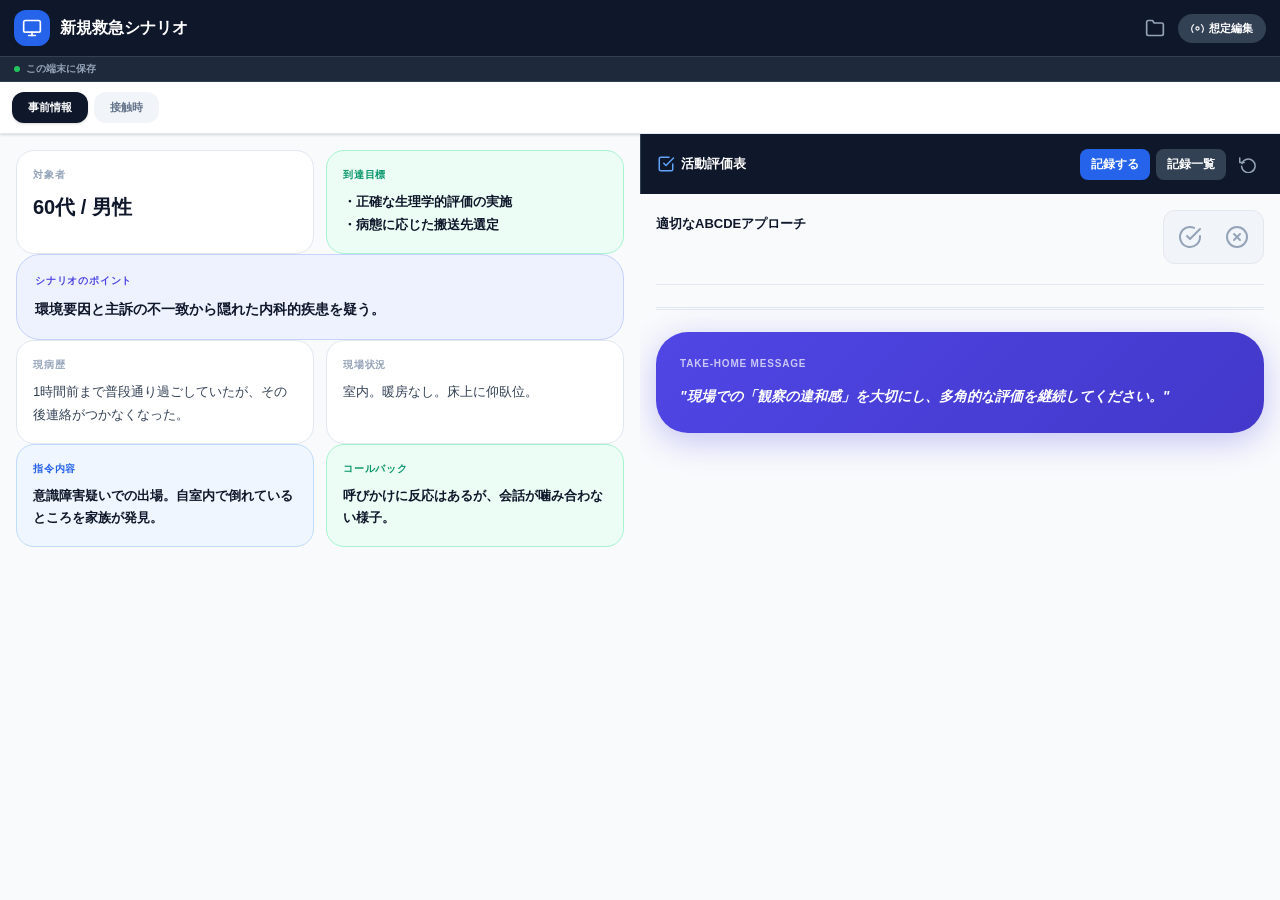
<file: apps/simulator/index.html>
<!DOCTYPE html>
<html lang="ja">
<head>
<script>/* まとめアプリ内：オフライン保存はまとめアプリ側で行う */if('serviceWorker' in navigator){try{Object.defineProperty(navigator.serviceWorker,'register',{value:function(){return Promise.reject(new Error('suite'))}})}catch(e){}}</script>
<meta charset="UTF-8">
<meta name="viewport" content="width=device-width, initial-scale=1.0, viewport-fit=cover">
<meta name="apple-mobile-web-app-capable" content="yes">
<meta name="apple-mobile-web-app-status-bar-style" content="black-translucent">
<meta name="theme-color" content="#0f172a">
<title>救急シミュレーション管理システム</title>
<link rel="apple-touch-icon" href="icons/icon-192.png">
<style>
/* ===================== RESET & BASE ===================== */
*, *::before, *::after { box-sizing: border-box; margin: 0; padding: 0; }
:root {
  --bg:        #f8fafc;
  --surface:   #ffffff;
  --surface-2: #f1f5f9;
  --surface-3: #e2e8f0;
  --dark:      #0f172a;
  --dark-2:    #1e293b;
  --dark-3:    #334155;
  --dark-4:    #475569;
  --muted:     #94a3b8;
  --text:      #0f172a;
  --text-2:    #334155;
  --text-3:    #64748b;
  --border:    #e2e8f0;
  --border-2:  #cbd5e1;
  --blue:      #2563eb;
  --blue-bg:   #eff6ff;
  --blue-bd:   #bfdbfe;
  --green:     #059669;
  --green-bg:  #ecfdf5;
  --green-bd:  #a7f3d0;
  --red:       #dc2626;
  --red-bg:    #fef2f2;
  --red-bd:    #fecaca;
  --amber:     #d97706;
  --amber-bg:  #fffbeb;
  --amber-bd:  #fde68a;
  --indigo:    #4f46e5;
  --indigo-bg: #eef2ff;
  --indigo-bd: #c7d2fe;
  --r-sm:  8px;
  --r-md:  12px;
  --r-lg:  18px;
  --r-xl:  24px;
  --r-2xl: 32px;
  --shadow:    0 1px 3px rgba(0,0,0,.10), 0 1px 2px rgba(0,0,0,.06);
  --shadow-lg: 0 10px 25px rgba(0,0,0,.12);
}
* { -webkit-tap-highlight-color: transparent; }
html { height: -webkit-fill-available; }
body {
  font-family: -apple-system, BlinkMacSystemFont, 'Hiragino Sans', 'Yu Gothic UI', sans-serif;
  background: var(--bg);
  color: var(--text);
  font-size: 14px;
  line-height: 1.6;
  height: 100dvh;
  overflow: hidden;
}
input, textarea, select, button { font-family: inherit; }
input, textarea, select { font-size: 16px !important; }
button { cursor: pointer; }

/* ===================== LAYOUT ===================== */
#app {
  display: flex;
  flex-direction: column;
  height: 100dvh;
  overflow: hidden;
  padding-top: env(safe-area-inset-top);
  padding-left: env(safe-area-inset-left);
  padding-right: env(safe-area-inset-right);
}

/* ===================== HEADER ===================== */
.header {
  background: var(--dark);
  color: white;
  padding: 10px 14px;
  display: flex;
  justify-content: space-between;
  align-items: center;
  gap: 10px;
  flex-shrink: 0;
  border-bottom: 1px solid var(--dark-3);
  z-index: 50;
}
.header-left { display: flex; align-items: center; gap: 10px; min-width: 0; flex: 1; }
.header-logo {
  background: var(--blue);
  padding: 8px;
  border-radius: var(--r-md);
  display: flex;
  align-items: center;
  flex-shrink: 0;
}
.header-title-wrap { min-width: 0; flex: 1; }
#header-title {
  font-size: 14px;
  font-weight: 800;
  white-space: nowrap;
  overflow: hidden;
  text-overflow: ellipsis;
  max-width: 150px;
}
@media(min-width:480px){ #header-title { max-width: 260px; font-size: 15px; } }
@media(min-width:768px){ #header-title { max-width: 400px; font-size: 16px; } }
.header-right { display: flex; align-items: center; gap: 5px; flex-shrink: 0; }
.hbtn {
  background: none;
  border: none;
  padding: 8px;
  border-radius: 50%;
  color: var(--muted);
  display: flex;
  align-items: center;
  transition: background .15s, color .15s;
}
.hbtn:hover { background: var(--dark-2); color: white; }
.hbtn:active { transform: scale(.9); }
.hbtn-save {
  background: var(--blue);
  border: none;
  padding: 8px;
  border-radius: 50%;
  color: white;
  display: flex;
  align-items: center;
}
.hbtn-save:active { transform: scale(.9); }
.hbtn-io {
  background: var(--dark-3);
  border: none;
  padding: 8px;
  border-radius: 50%;
  color: white;
  display: flex;
  align-items: center;
}
.btn-edit {
  background: var(--dark-3);
  border: none;
  padding: 7px 13px;
  border-radius: 99px;
  color: white;
  font-size: 11px;
  font-weight: 700;
  display: flex;
  align-items: center;
  gap: 5px;
  transition: background .15s;
}
.btn-edit:hover { background: var(--dark-4); }
.btn-edit.active { background: #f97316; box-shadow: 0 0 0 3px rgba(249,115,22,.25); }

/* ===================== SYNC STATUS ===================== */
.sync-bar {
  background: var(--dark-2);
  padding: 4px 14px;
  font-size: 10px;
  font-weight: 700;
  color: var(--muted);
  display: flex;
  align-items: center;
  gap: 6px;
  flex-shrink: 0;
  border-bottom: 1px solid var(--dark-3);
}
.sync-dot {
  width: 6px; height: 6px;
  border-radius: 50%;
  background: var(--muted);
  flex-shrink: 0;
}
.sync-dot.ok { background: #22c55e; }
.sync-dot.err { background: var(--red); }
.sync-dot.pulse { animation: pulse 1.5s infinite; background: #fbbf24; }
@keyframes pulse { 0%,100%{opacity:1} 50%{opacity:.4} }

/* ===================== PHASE NAV ===================== */
.phase-nav {
  background: var(--surface);
  border-bottom: 1px solid var(--border);
  padding: 10px 12px;
  display: flex;
  gap: 6px;
  overflow-x: auto;
  flex-shrink: 0;
  box-shadow: var(--shadow);
}
.phase-nav::-webkit-scrollbar { display: none; }
.phase-btn {
  background: var(--surface-2);
  border: none;
  padding: 8px 16px;
  border-radius: var(--r-md);
  font-size: 11px;
  font-weight: 700;
  color: var(--text-3);
  white-space: nowrap;
  transition: all .15s;
  flex-shrink: 0;
}
.phase-btn:hover { background: var(--surface-3); color: var(--text-2); }
.phase-btn.sel-dark { background: var(--dark); color: white; box-shadow: var(--shadow); }
.phase-btn.sel-blue { background: var(--blue); color: white; box-shadow: var(--shadow); }
.phase-btn-del {
  background: none; border: none;
  color: var(--red);
  font-size: 16px;
  padding: 0 4px;
  line-height: 1;
  display: flex; align-items: center;
}
.phase-add-btn {
  background: none;
  border: 1px dashed var(--blue-bd);
  color: var(--blue);
  padding: 8px 12px;
  border-radius: var(--r-md);
  font-size: 18px;
  display: flex; align-items: center;
  transition: background .15s;
  flex-shrink: 0;
}
.phase-add-btn:hover { background: var(--blue-bg); }

/* ===================== MAIN ===================== */
main { flex: 1; display: flex; overflow: hidden; }
.section { flex: 1; display: flex; flex-direction: column; overflow: hidden; min-width: 0; }
.section.hidden { display: none; }
@media(min-width:1024px) { .section.hidden { display: flex; } }
.scroll-area {
  flex: 1;
  overflow-y: auto;
  -webkit-overflow-scrolling: touch;
  overscroll-behavior-y: contain;
  padding: 16px;
  padding-bottom: 110px;
  display: flex;
  flex-direction: column;
  gap: 14px;
}

/* ===================== CARDS ===================== */
.card {
  background: var(--surface);
  border: 1px solid var(--border);
  border-radius: var(--r-lg);
  padding: 16px;
}
.card-label {
  font-size: 10px;
  font-weight: 700;
  text-transform: uppercase;
  letter-spacing: .08em;
  color: var(--muted);
  margin-bottom: 8px;
  display: flex;
  align-items: center;
  gap: 5px;
}
.card-grid-2 { display: grid; grid-template-columns: 1fr 1fr; gap: 12px; }
.card-text { font-size: 13px; font-weight: 500; line-height: 1.75; color: var(--text-2); white-space: pre-wrap; }
.card-bold { font-size: 13px; font-weight: 700; line-height: 1.75; color: var(--text); white-space: pre-wrap; }
.card-h { font-size: 20px; font-weight: 900; color: var(--text); }

/* Edit inputs inside cards */
.edit-input {
  width: 100%;
  background: var(--surface-2);
  border: 1px solid var(--border-2);
  border-radius: var(--r-sm);
  padding: 8px 10px;
  color: var(--text);
  outline: none;
  transition: border-color .15s, box-shadow .15s;
}
.edit-input:focus { border-color: var(--blue); box-shadow: 0 0 0 3px rgba(37,99,235,.15); }
textarea.edit-input { resize: vertical; min-height: 80px; line-height: 1.6; }

/* ===================== INFO CARDS ===================== */
.goal-card { background: var(--green-bg); border: 1px solid var(--green-bd); border-radius: var(--r-lg); padding: 16px; }
.goal-card .card-label { color: var(--green); }
.point-card { background: var(--indigo-bg); border: 1px solid var(--indigo-bd); border-radius: var(--r-xl); padding: 18px; position: relative; overflow: hidden; }
.point-card .card-label { color: var(--indigo); }
.dispatch-card { background: var(--blue-bg); border: 1px solid var(--blue-bd); border-radius: var(--r-lg); padding: 16px; }
.dispatch-card .card-label { color: var(--blue); }
.callback-card { background: var(--green-bg); border: 1px solid var(--green-bd); border-radius: var(--r-lg); padding: 16px; }
.callback-card .card-label { color: var(--green); }

/* ===================== EMERGENCY ===================== */
.emergency-card {
  background: var(--red);
  color: white;
  padding: 18px;
  border-radius: var(--r-lg);
  box-shadow: 0 4px 20px rgba(220,38,38,.3);
  border-bottom: 3px solid #991b1b;
}
.emergency-card .e-label { font-size: 10px; font-weight: 700; opacity: .8; text-transform: uppercase; letter-spacing: .08em; margin-bottom: 6px; }
.emergency-card .e-value { font-size: 22px; font-weight: 900; font-style: italic; }

/* ===================== ABCDE ===================== */
.abcde-panel {
  background: #0f172a;
  border: 1px solid var(--dark-3);
  border-radius: var(--r-xl);
  padding: 20px;
  color: #e2e8f0;
}
.abcde-title {
  color: #60a5fa;
  font-size: 10px;
  font-weight: 700;
  text-transform: uppercase;
  letter-spacing: .1em;
  border-bottom: 1px solid var(--dark-3);
  padding-bottom: 10px;
  margin-bottom: 16px;
}
.abcde-row { display: flex; gap: 14px; margin-bottom: 14px; }
.abcde-row:last-child { margin-bottom: 0; }
.abcde-letter { font-size: 22px; font-weight: 900; width: 22px; flex-shrink: 0; font-family: ui-monospace, monospace; }
.abcde-letter.a { color: #60a5fa; }
.abcde-letter.b { color: #34d399; }
.abcde-letter.c { color: #f87171; }
.abcde-letter.d { color: #fbbf24; }
.abcde-letter.e { color: #67e8f9; }
.abcde-text { font-size: 13px; font-weight: 700; line-height: 1.65; font-family: ui-monospace, monospace; white-space: pre-wrap; }
textarea.abcde-edit {
  width: 100%;
  background: rgba(255,255,255,.07);
  border: 1px solid rgba(255,255,255,.15);
  border-radius: var(--r-sm);
  color: #e2e8f0;
  padding: 10px;
  font-size: 13px;
  font-family: ui-monospace, monospace;
  line-height: 1.6;
  resize: vertical;
  min-height: 70px;
  outline: none;
}
textarea.abcde-edit:focus { border-color: #60a5fa; box-shadow: 0 0 0 2px rgba(96,165,250,.2); }

/* ===================== HISTORY / SECONDARY ===================== */
.hist-card { border: 1px solid var(--border); border-left: 3px solid var(--amber); border-radius: 0 var(--r-lg) var(--r-lg) 0; background: var(--surface); padding: 16px 16px 16px 18px; }
.hist-card .card-label { color: var(--amber); }
.sec-card { border: 1px solid var(--border); border-left: 3px solid var(--indigo); border-radius: 0 var(--r-lg) var(--r-lg) 0; background: var(--surface); padding: 16px 16px 16px 18px; }
.sec-card .card-label { color: var(--indigo); }

/* ===================== VITALS ===================== */
.vitals-card { background: var(--surface); border: 2px solid var(--green-bd); border-radius: var(--r-xl); padding: 18px; position: relative; overflow: hidden; }
.vitals-card::before { content: ''; position: absolute; left: 0; top: 0; bottom: 0; width: 3px; background: var(--green); }
.vitals-card .card-label { color: var(--green); padding-left: 6px; }
.vitals-grid { display: grid; grid-template-columns: repeat(2, 1fr); gap: 10px; }
@media(min-width:480px) { .vitals-grid { grid-template-columns: repeat(3, 1fr); } }
.vital-item { background: var(--surface-2); padding: 10px; border-radius: var(--r-sm); }
.vital-label { font-size: 9px; color: var(--muted); font-weight: 700; text-transform: uppercase; letter-spacing: .05em; margin-bottom: 4px; }
.vital-val { font-size: 18px; font-weight: 900; color: var(--text); line-height: 1; display: inline; }
.vital-unit { font-size: 9px; color: var(--muted); font-weight: 700; margin-left: 2px; }

/* ===================== FINDINGS ===================== */
.findings-card { background: var(--surface-2); border: 1px solid var(--border-2); border-radius: var(--r-lg); padding: 16px; }
.findings-card .card-label { color: var(--text-3); }

/* ===================== EVAL SECTION ===================== */
.eval-header {
  background: var(--dark);
  color: white;
  padding: 14px 16px;
  display: flex;
  justify-content: space-between;
  align-items: center;
  flex-shrink: 0;
  border-left: 1px solid var(--dark-3);
}
.eval-header h2 { font-size: 13px; font-weight: 700; display: flex; align-items: center; gap: 6px; }
.reset-btn {
  background: none;
  border: none;
  padding: 7px;
  border-radius: var(--r-sm);
  color: var(--muted);
  transition: all .15s;
  display: flex; align-items: center;
}
.reset-btn:hover { background: var(--dark-2); color: white; }
.add-eval-btn {
  background: var(--blue);
  border: none;
  padding: 7px;
  border-radius: var(--r-sm);
  color: white;
  display: flex; align-items: center;
}
.eval-item { padding-bottom: 20px; border-bottom: 1px solid var(--border); }
.eval-item:last-of-type { border-bottom: none; }
.eval-row { display: flex; justify-content: space-between; align-items: flex-start; gap: 12px; }
.eval-task { font-size: 13px; font-weight: 800; line-height: 1.55; color: var(--text); flex: 1; padding-top: 4px; }
.eval-btns {
  display: flex;
  gap: 5px;
  background: var(--surface-2);
  padding: 5px;
  border-radius: var(--r-md);
  border: 1px solid var(--border);
  flex-shrink: 0;
}
.eval-btn {
  background: none;
  border: none;
  padding: 9px;
  border-radius: var(--r-sm);
  color: var(--muted);
  transition: all .2s;
  display: flex; align-items: center;
}
.eval-btn:active { transform: scale(.88); }
.eval-btn.ok { background: var(--green); color: white; transform: scale(1.08); box-shadow: 0 2px 8px rgba(5,150,105,.3); }
.eval-btn.ng { background: var(--red); color: white; transform: scale(1.08); box-shadow: 0 2px 8px rgba(220,38,38,.3); }
.eval-feedback {
  margin-top: 12px;
  background: var(--red-bg);
  border-left: 3px solid var(--red);
  padding: 14px;
  border-radius: 0 var(--r-md) var(--r-md) 0;
  animation: riseUp .25s ease;
}
.eval-feedback-lbl { font-size: 10px; font-weight: 700; color: var(--red); text-transform: uppercase; letter-spacing: .06em; margin-bottom: 6px; }
.eval-feedback-txt { font-size: 12px; font-weight: 700; color: #7f1d1d; line-height: 1.7; white-space: pre-wrap; }
.eval-edit-box { background: var(--surface-2); border: 1px solid var(--border); border-radius: var(--r-lg); padding: 14px; position: relative; animation: riseUp .25s ease; }
.eval-edit-del { position: absolute; top: 10px; right: 10px; background: none; border: none; color: var(--muted); transition: color .15s; padding: 4px; }
.eval-edit-del:hover { color: var(--red); }

/* ===================== TAKE-HOME MESSAGE ===================== */
.thm-card {
  background: linear-gradient(135deg, #4f46e5 0%, #4338ca 100%);
  color: white;
  padding: 24px;
  border-radius: var(--r-2xl);
  box-shadow: 0 8px 32px rgba(79,70,229,.3);
}
.thm-label { font-size: 10px; font-weight: 700; text-transform: uppercase; letter-spacing: .08em; opacity: .7; margin-bottom: 12px; }
.thm-text { font-size: 14px; font-weight: 800; line-height: 1.8; font-style: italic; }

/* ===================== DIVIDER ===================== */
.divider { border: none; border-top: 3px double var(--border); margin: 8px 0; }

/* ===================== FOOTER NAV ===================== */
.footer-nav {
  display: flex;
  justify-content: space-around;
  background: var(--surface);
  border-top: 1px solid var(--border);
  padding: 8px 16px;
  padding-bottom: calc(8px + env(safe-area-inset-bottom));
  flex-shrink: 0;
  box-shadow: 0 -4px 20px rgba(0,0,0,.08);
  z-index: 60;
}
@media(min-width:1024px) { .footer-nav { display: none; } }
.nav-btn {
  background: none;
  border: none;
  display: flex;
  flex-direction: column;
  align-items: center;
  padding: 8px 18px;
  border-radius: var(--r-lg);
  gap: 3px;
  color: var(--muted);
  transition: all .2s;
  min-width: 76px;
}
.nav-btn.active { background: var(--blue-bg); color: var(--blue); }
.nav-btn span { font-size: 10px; font-weight: 700; text-transform: uppercase; letter-spacing: .04em; }

/* ===================== MODALS ===================== */
.overlay {
  position: fixed; inset: 0;
  background: rgba(15,23,42,.65);
  backdrop-filter: blur(4px);
  z-index: 100;
  display: flex;
  align-items: center;
  justify-content: center;
  padding: 16px;
}
.overlay.hidden { display: none; }
.modal {
  background: var(--surface);
  width: 100%;
  max-width: 540px;
  border-radius: var(--r-2xl);
  overflow: hidden;
  animation: riseUp .3s cubic-bezier(.16,1,.3,1);
  max-height: 80vh;
  display: flex;
  flex-direction: column;
}
.modal-header {
  background: var(--dark);
  color: white;
  padding: 18px 20px;
  display: flex;
  justify-content: space-between;
  align-items: center;
  flex-shrink: 0;
}
.modal-header h3 { font-size: 15px; font-weight: 700; display: flex; align-items: center; gap: 8px; }
.modal-close {
  background: none;
  border: none;
  color: var(--muted);
  padding: 6px;
  border-radius: 50%;
  display: flex; align-items: center;
  transition: all .15s;
}
.modal-close:hover { background: var(--dark-2); color: white; }
.modal-body { padding: 20px; background: var(--bg); overflow-y: auto; -webkit-overflow-scrolling: touch; flex: 1; }
.modal-foot { padding: 14px 20px; border-top: 1px solid var(--border); display: flex; justify-content: flex-end; gap: 10px; background: var(--surface); flex-shrink: 0; padding-bottom: calc(14px + env(safe-area-inset-bottom)); }

/* scenario list item */
.s-item {
  display: flex; justify-content: space-between; align-items: center;
  padding: 14px 16px;
  background: var(--surface);
  border: 1px solid var(--border);
  border-radius: var(--r-lg);
  cursor: pointer;
  transition: all .15s;
  gap: 8px;
  margin-bottom: 10px;
}
.s-item:hover { border-color: var(--blue); box-shadow: var(--shadow); }
.s-item:active { background: var(--blue-bg); }
.s-item-del { background: none; border: none; color: var(--muted); padding: 6px; border-radius: var(--r-sm); transition: color .15s; flex-shrink: 0; display: flex; align-items: center; }
.s-item-del:hover { color: var(--red); }

/* IO modal */
.io-textarea {
  width: 100%;
  background: #0f172a;
  color: #4ade80;
  font-family: ui-monospace, monospace;
  font-size: 12px !important;
  border: 1px solid var(--dark-3);
  border-radius: var(--r-lg);
  padding: 14px;
  height: 220px;
  resize: none;
  outline: none;
  line-height: 1.5;
}
.io-copy-btn {
  position: absolute; top: 10px; right: 10px;
  background: rgba(255,255,255,.1);
  border: none;
  color: white;
  padding: 6px;
  border-radius: var(--r-sm);
  display: flex; align-items: center;
  transition: background .15s;
}
.io-copy-btn:hover { background: rgba(255,255,255,.2); }

/* ===================== BUTTONS ===================== */
.btn-primary {
  background: var(--blue);
  color: white;
  border: none;
  padding: 11px 22px;
  border-radius: var(--r-lg);
  font-weight: 700;
  font-size: 13px;
  display: flex; align-items: center; gap: 6px;
  transition: all .15s;
}
.btn-primary:hover { background: #1d4ed8; }
.btn-primary:active { transform: scale(.96); }
.btn-ghost {
  background: none;
  color: var(--text-3);
  border: none;
  padding: 11px 18px;
  border-radius: var(--r-lg);
  font-weight: 700;
  font-size: 13px;
  transition: background .15s;
}
.btn-ghost:hover { background: var(--surface-2); }

/* ===================== TOAST ===================== */
.toast {
  position: fixed;
  top: 80px;
  left: 50%;
  transform: translateX(-50%);
  background: var(--dark);
  color: white;
  padding: 10px 20px;
  border-radius: 99px;
  font-size: 12px;
  font-weight: 700;
  z-index: 200;
  opacity: 0;
  transition: opacity .3s;
  pointer-events: none;
  white-space: nowrap;
}
.toast.show { opacity: 1; }

/* ===================== ADD EVAL BTN ===================== */
.add-eval-row {
  width: 100%;
  padding: 18px;
  border: 2px dashed var(--border-2);
  border-radius: var(--r-xl);
  color: var(--text-3);
  background: none;
  font-weight: 700;
  font-size: 13px;
  display: flex; align-items: center; justify-content: center; gap: 8px;
  transition: all .15s;
  margin-top: 8px;
}
.add-eval-row:hover { background: var(--blue-bg); border-color: var(--blue-bd); color: var(--blue); }

/* ===================== ANIMATIONS ===================== */
@keyframes riseUp {
  from { opacity: 0; transform: translateY(16px) scale(.98); }
  to   { opacity: 1; transform: translateY(0)   scale(1); }
}
.animate { animation: riseUp .28s cubic-bezier(.16,1,.3,1); }

/* ===================== MISC ===================== */
.error-msg { background: var(--red-bg); color: var(--red); font-size: 12px; font-weight: 700; padding: 10px 14px; border-radius: var(--r-sm); border-left: 3px solid var(--red); }
.phase-wrap { display: flex; align-items: center; gap: 3px; flex-shrink: 0; }
.select-edit {
  background: var(--dark-2);
  border: 1px solid var(--dark-3);
  border-radius: var(--r-sm);
  color: white;
  padding: 8px 12px;
  width: 100%;
  outline: none;
}

/* ── 新規・複製・ファイル・評価の記録 ── */
.lib-actions { display: grid; grid-template-columns: 1fr 1fr; gap: 8px; margin-bottom: 12px; }
.lib-act { border: 1px solid var(--border-2); background: var(--surface); color: var(--text); border-radius: 10px; padding: 11px 8px; font-size: 13px; font-weight: 700; cursor: pointer; }
.lib-act:first-child { background: var(--blue); border-color: var(--blue); color: #fff; }
.lib-act:active { transform: scale(.97); }
.lib-note { font-size: 12px; color: var(--muted); margin: 0 2px 12px; line-height: 1.6; }
.lib-note b { color: var(--text); }
.lib-dirty { display: inline-block; margin-left: 8px; color: #b45309; background: #fef3c7; border-radius: 6px; padding: 1px 8px; font-weight: 700; }
.s-item-cur { border-color: var(--blue); }
.io-file-btns { display: flex; flex-wrap: wrap; gap: 8px; margin-bottom: 14px; }
.rec-btn { border: none; background: var(--blue); color: #fff; font-size: 12px; font-weight: 700; border-radius: 8px; padding: 7px 11px; margin-right: 6px; cursor: pointer; white-space: nowrap; }
.rec-btn-sub { background: var(--dark-3, #334155); }
.rec-summary { background: var(--surface); border: 1px solid var(--border); border-radius: 10px; padding: 10px 12px; font-size: 14px; line-height: 1.7; margin-bottom: 14px; color: var(--text); }
.rec-count { display: flex; gap: 8px; font-weight: 700; font-size: 14px; flex-shrink: 0; }
.rc-ok { color: #16a34a; } .rc-ng { color: var(--red); }
.rec-btns { display: flex; gap: 8px; align-items: center; margin-bottom: 12px; }
.rec-del { color: var(--red); }
.rec-card { background: var(--surface); border: 1px solid var(--border); border-radius: 12px; padding: 14px; color: var(--text); }
.rec-head { display: grid; gap: 4px; font-size: 14px; margin-bottom: 12px; }
.rec-k { display: inline-block; min-width: 4.5em; font-size: 11px; font-weight: 700; color: var(--muted); }
.rec-table { width: 100%; border-collapse: collapse; font-size: 13px; }
.rec-table th, .rec-table td { border: 1px solid var(--border); padding: 6px 8px; vertical-align: top; text-align: left; }
.rec-table th { background: var(--surface-2); font-size: 11px; }
.rec-res { text-align: center !important; font-weight: 700; font-size: 15px; }
.rec-ng .rec-res { color: var(--red); }
.rec-exp { font-size: 12px; color: var(--muted); margin-top: 4px; white-space: pre-wrap; }
.rec-memo { margin-top: 12px; font-size: 13px; white-space: pre-wrap; }
#print-area { display: none; }
@media print {
  #app { display: none !important; }
  body { background: #fff !important; }
  #print-area { display: block; color: #000; font-size: 12pt; padding: 0; }
  #print-area h1 { font-size: 18pt; margin: 0 0 12px; }
  #print-area .rec-k, #print-area .rec-exp { color: #333; }
  #print-area .rec-table th, #print-area .rec-table td { border-color: #888; }
  #print-area .rec-table th { background: #eee; }
  #print-area .rec-table tr { break-inside: avoid; }
  #print-area .print-foot { margin-top: 16px; font-size: 9pt; color: #666; text-align: right; }
}
</style>
</head>
<body>
<div id="app">

  <!-- Header -->
  <header class="header">
    <div class="header-left">
      <div class="header-logo">
        <svg xmlns="http://www.w3.org/2000/svg" width="20" height="20" viewBox="0 0 24 24" fill="none" stroke="white" stroke-width="2" stroke-linecap="round" stroke-linejoin="round"><rect x="2" y="3" width="20" height="14" rx="2" ry="2"></rect><line x1="8" y1="21" x2="16" y2="21"></line><line x1="12" y1="17" x2="12" y2="21"></line></svg>
      </div>
      <div class="header-title-wrap">
        <div id="header-title">読み込み中...</div>
      </div>
    </div>
    <div class="header-right">
      <button class="hbtn" id="btn-library" title="症例ライブラリ">
        <svg xmlns="http://www.w3.org/2000/svg" width="20" height="20" viewBox="0 0 24 24" fill="none" stroke="currentColor" stroke-width="2" stroke-linecap="round" stroke-linejoin="round"><path d="M22 19a2 2 0 0 1-2 2H4a2 2 0 0 1-2-2V5a2 2 0 0 1 2-2h5l2 3h9a2 2 0 0 1 2 2z"></path></svg>
      </button>
      <span id="edit-btns" style="display:none;align-items:center;gap:5px">
        <button class="hbtn-io" id="btn-io" title="データ入出力">
          <svg xmlns="http://www.w3.org/2000/svg" width="18" height="18" viewBox="0 0 24 24" fill="none" stroke="white" stroke-width="2" stroke-linecap="round" stroke-linejoin="round"><path d="M21 15v4a2 2 0 0 1-2 2H5a2 2 0 0 1-2-2v-4"></path><polyline points="17 8 12 3 7 8"></polyline><line x1="12" y1="3" x2="12" y2="15"></line></svg>
        </button>
        <button class="hbtn-save" id="btn-save" title="保存（ライブラリへ）">
          <svg xmlns="http://www.w3.org/2000/svg" width="20" height="20" viewBox="0 0 24 24" fill="none" stroke="white" stroke-width="2" stroke-linecap="round" stroke-linejoin="round"><path d="M19 21H5a2 2 0 0 1-2-2V5a2 2 0 0 1 2-2h11l5 5v11a2 2 0 0 1-2 2z"></path><polyline points="17 21 17 13 7 13 7 21"></polyline><polyline points="7 3 7 8 15 8"></polyline></svg>
        </button>
      </span>
      <button class="btn-edit" id="btn-edit">
        <svg xmlns="http://www.w3.org/2000/svg" width="13" height="13" viewBox="0 0 24 24" fill="none" stroke="currentColor" stroke-width="2" stroke-linecap="round" stroke-linejoin="round"><circle cx="12" cy="12" r="3"></circle><path d="M19.07 4.93a10 10 0 0 1 1.41 14.14M4.93 4.93a10 10 0 0 0-1.41 14.14"></path></svg>
        <span id="edit-label">想定編集</span>
      </button>
    </div>
  </header>

  <!-- Sync status -->
  <div class="sync-bar" id="sync-bar">
    <div class="sync-dot ok" id="sync-dot"></div>
    <span id="sync-label">この端末に保存</span>
  </div>

  <!-- Phase nav -->
  <div class="phase-nav" id="phase-nav"></div>

  <!-- Main -->
  <main>
    <section class="section" id="sec-monitor">
      <div class="scroll-area" id="monitor-area"></div>
    </section>
    <section class="section hidden" id="sec-eval">
      <div class="eval-header">
        <h2>
          <svg xmlns="http://www.w3.org/2000/svg" width="18" height="18" viewBox="0 0 24 24" fill="none" stroke="#60a5fa" stroke-width="2" stroke-linecap="round" stroke-linejoin="round"><polyline points="9 11 12 14 22 4"></polyline><path d="M21 12v7a2 2 0 0 1-2 2H5a2 2 0 0 1-2-2V5a2 2 0 0 1 2-2h11"></path></svg>
          活動評価表
        </h2>
        <span style="flex:1"></span>
        <button class="rec-btn" id="btn-rec" title="評価を記録する">記録する</button>
        <button class="rec-btn rec-btn-sub" id="btn-rec-list" title="評価の記録一覧">記録一覧</button>
        <button class="reset-btn" id="btn-reset" title="評価リセット">
          <svg xmlns="http://www.w3.org/2000/svg" width="18" height="18" viewBox="0 0 24 24" fill="none" stroke="currentColor" stroke-width="2" stroke-linecap="round" stroke-linejoin="round"><polyline points="1 4 1 10 7 10"></polyline><path d="M3.51 15a9 9 0 1 0 .49-3.5"></path></svg>
        </button>
      </div>
      <div class="scroll-area" id="eval-area"></div>
    </section>
  </main>

  <!-- Footer nav -->
  <nav class="footer-nav">
    <button class="nav-btn active" id="nav-mon" onclick="switchTab('monitor')">
      <svg xmlns="http://www.w3.org/2000/svg" width="22" height="22" viewBox="0 0 24 24" fill="none" stroke="currentColor" stroke-width="2" stroke-linecap="round" stroke-linejoin="round"><rect x="2" y="3" width="20" height="14" rx="2" ry="2"></rect><line x1="8" y1="21" x2="16" y2="21"></line><line x1="12" y1="17" x2="12" y2="21"></line></svg>
      <span>Monitor</span>
    </button>
    <button class="nav-btn" id="nav-eval" onclick="switchTab('eval')">
      <svg xmlns="http://www.w3.org/2000/svg" width="22" height="22" viewBox="0 0 24 24" fill="none" stroke="currentColor" stroke-width="2" stroke-linecap="round" stroke-linejoin="round"><polyline points="9 11 12 14 22 4"></polyline><path d="M21 12v7a2 2 0 0 1-2 2H5a2 2 0 0 1-2-2V5a2 2 0 0 1 2-2h11"></path></svg>
      <span>Evaluate</span>
    </button>
  </nav>

  <!-- Library Modal -->
  <div class="overlay hidden" id="modal-lib">
    <div class="modal">
      <div class="modal-header">
        <h3>
          <svg xmlns="http://www.w3.org/2000/svg" width="18" height="18" viewBox="0 0 24 24" fill="none" stroke="currentColor" stroke-width="2" stroke-linecap="round" stroke-linejoin="round"><path d="M22 19a2 2 0 0 1-2 2H4a2 2 0 0 1-2-2V5a2 2 0 0 1 2-2h5l2 3h9a2 2 0 0 1 2 2z"></path></svg>
          症例ライブラリ
        </h3>
        <button class="modal-close" onclick="closeModal('modal-lib')">
          <svg xmlns="http://www.w3.org/2000/svg" width="22" height="22" viewBox="0 0 24 24" fill="none" stroke="currentColor" stroke-width="2" stroke-linecap="round" stroke-linejoin="round"><line x1="18" y1="6" x2="6" y2="18"></line><line x1="6" y1="6" x2="18" y2="18"></line></svg>
        </button>
      </div>
      <div class="modal-body" id="lib-body"></div>
      <div style="height:env(safe-area-inset-bottom)"></div>
    </div>
  </div>

  <!-- IO Modal -->
  <div class="overlay hidden" id="modal-io">
    <div class="modal">
      <div class="modal-header">
        <h3>
          <svg xmlns="http://www.w3.org/2000/svg" width="18" height="18" viewBox="0 0 24 24" fill="none" stroke="currentColor" stroke-width="2" stroke-linecap="round" stroke-linejoin="round"><path d="M21 15v4a2 2 0 0 1-2 2H5a2 2 0 0 1-2-2v-4"></path><polyline points="17 8 12 3 7 8"></polyline><line x1="12" y1="3" x2="12" y2="15"></line></svg>
          データ入出力
        </h3>
        <button class="modal-close" onclick="closeModal('modal-io')">
          <svg xmlns="http://www.w3.org/2000/svg" width="22" height="22" viewBox="0 0 24 24" fill="none" stroke="currentColor" stroke-width="2" stroke-linecap="round" stroke-linejoin="round"><line x1="18" y1="6" x2="6" y2="18"></line><line x1="6" y1="6" x2="18" y2="18"></line></svg>
        </button>
      </div>
      <div class="modal-body">
        <p style="font-size:12px;font-weight:700;color:var(--text-3);margin-bottom:14px;line-height:1.7">
          【ファイル】今の想定を1つのファイルに書き出したり、書き出したファイルを読み込んだりできます。ほかの端末や仲間に渡すときに使います。<br>
          【テキスト】コピーボタンでテキストをコピーし、メモ帳などに保存できます。貼り付けて「読み込む」を押すと戻せます。
        </p>
        <div class="io-file-btns">
          <button class="btn-ghost" id="btn-io-export">この想定をファイルに書き出す</button>
          <button class="btn-ghost" id="btn-io-file">ファイルから読み込む</button>
        </div>
        <div style="position:relative">
          <textarea class="io-textarea" id="io-text" spellcheck="false" autocorrect="off" autocapitalize="off"></textarea>
          <button class="io-copy-btn" id="btn-copy">
            <svg id="copy-icon" xmlns="http://www.w3.org/2000/svg" width="16" height="16" viewBox="0 0 24 24" fill="none" stroke="currentColor" stroke-width="2" stroke-linecap="round" stroke-linejoin="round"><rect x="9" y="9" width="13" height="13" rx="2" ry="2"></rect><path d="M5 15H4a2 2 0 0 1-2-2V4a2 2 0 0 1 2-2h9a2 2 0 0 1 2 2v1"></path></svg>
          </button>
        </div>
        <div id="io-error" style="margin-top:10px"></div>
      </div>
      <div class="modal-foot">
        <button class="btn-ghost" onclick="closeModal('modal-io')">キャンセル</button>
        <button class="btn-primary" id="btn-import">
          <svg xmlns="http://www.w3.org/2000/svg" width="16" height="16" viewBox="0 0 24 24" fill="none" stroke="currentColor" stroke-width="2" stroke-linecap="round" stroke-linejoin="round"><path d="M21 15v4a2 2 0 0 1-2 2H5a2 2 0 0 1-2-2v-4"></path><polyline points="7 10 12 15 17 10"></polyline><line x1="12" y1="15" x2="12" y2="3"></line></svg>
          読み込む
        </button>
      </div>
    </div>
  </div>

  <!-- Record Save Modal -->
  <div class="overlay hidden" id="modal-rec-save">
    <div class="modal">
      <div class="modal-header">
        <h3>評価を記録する</h3>
        <button class="modal-close" onclick="closeModal('modal-rec-save')">
          <svg xmlns="http://www.w3.org/2000/svg" width="22" height="22" viewBox="0 0 24 24" fill="none" stroke="currentColor" stroke-width="2" stroke-linecap="round" stroke-linejoin="round"><line x1="18" y1="6" x2="6" y2="18"></line><line x1="6" y1="6" x2="18" y2="18"></line></svg>
        </button>
      </div>
      <div class="modal-body">
        <div class="rec-summary" id="rec-summary"></div>
        <div class="card-label">受講者（隊名・名前など）</div>
        <input class="edit-input" id="rec-trainee" maxlength="60" placeholder="例：東署 救急1 ／ 山田">
        <div class="card-label" style="margin-top:14px">メモ（任意）</div>
        <textarea class="edit-input" id="rec-memo" style="min-height:90px" maxlength="2000" placeholder="振り返りで話したことなど"></textarea>
        <p style="font-size:12px;color:var(--muted);margin-top:10px;line-height:1.7">記録はこの端末の中に残ります。ほかの端末へは、症例ライブラリの「全部を書き出す」で渡せます。</p>
      </div>
      <div class="modal-foot">
        <button class="btn-ghost" onclick="closeModal('modal-rec-save')">キャンセル</button>
        <button class="btn-primary" id="btn-rec-save">記録する</button>
      </div>
    </div>
  </div>

  <!-- Records Modal -->
  <div class="overlay hidden" id="modal-records">
    <div class="modal">
      <div class="modal-header">
        <h3 id="records-title">評価の記録</h3>
        <button class="modal-close" onclick="closeModal('modal-records')">
          <svg xmlns="http://www.w3.org/2000/svg" width="22" height="22" viewBox="0 0 24 24" fill="none" stroke="currentColor" stroke-width="2" stroke-linecap="round" stroke-linejoin="round"><line x1="18" y1="6" x2="6" y2="18"></line><line x1="6" y1="6" x2="18" y2="18"></line></svg>
        </button>
      </div>
      <div class="modal-body" id="records-body"></div>
      <div style="height:env(safe-area-inset-bottom)"></div>
    </div>
  </div>

  <input type="file" id="file-input" accept=".json,application/json,text/plain" style="display:none">
  <div class="toast" id="toast"></div>
</div>
<div id="print-area"></div>

<script src="app.js"></script>
<script>
/* ── Service Worker 登録 ── */
if ('serviceWorker' in navigator) {
  window.addEventListener('load', () => {
    navigator.serviceWorker.register('./sw.js')
      .then((reg) => {
        console.log('SW registered:', reg.scope);

        // 新バージョンのSWが待機中になったら更新を促す
        reg.addEventListener('updatefound', () => {
          const newWorker = reg.installing;
          newWorker.addEventListener('statechange', () => {
            if (newWorker.state === 'installed' && navigator.serviceWorker.controller) {
              if (typeof showToast === 'function') {
                showToast('アプリを更新しました。再読み込みで反映されます。');
              }
            }
          });
        });
      })
      .catch((err) => console.warn('SW registration failed:', err));
  });
}

/* ── オフライン / オンライン 検知 ── */
function updateOnlineStatus() {
  const bar = document.getElementById('sync-bar');
  const dot = document.getElementById('sync-dot');
  const lbl = document.getElementById('sync-label');
  if (!navigator.onLine) {
    if (bar) bar.style.background = '#7f1d1d';
    if (dot) { dot.style.background = '#fca5a5'; }
    if (lbl) lbl.textContent = 'オフライン（ローカル保存のみ）';
  } else {
    if (bar) bar.style.background = '';
    if (lbl && lbl.textContent.includes('オフライン')) {
      if (dot) { dot.className = 'sync-dot ok'; }
      if (lbl) lbl.textContent = 'オンライン';
    }
  }
}
window.addEventListener('online',  updateOnlineStatus);
window.addEventListener('offline', updateOnlineStatus);
updateOnlineStatus();
</script>
</body>
</html>
</file>
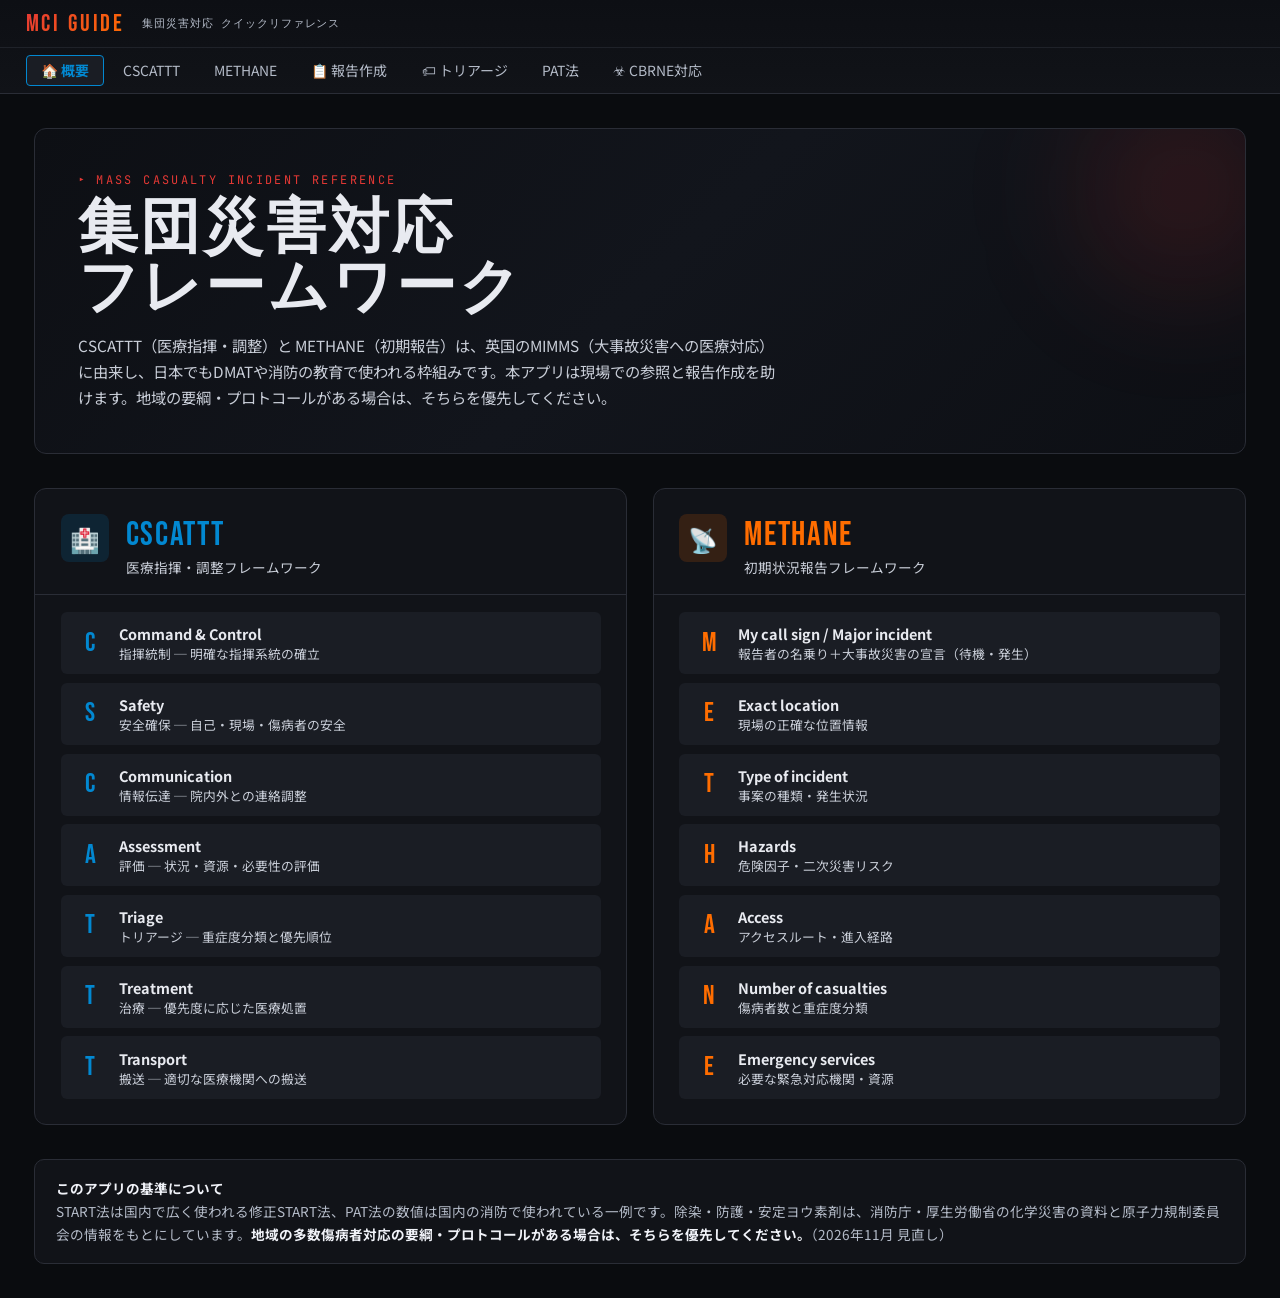
<file: apps/tasuu/index.html>
<!DOCTYPE html>
<html lang="ja">
<head>
<script>/* まとめアプリ内：オフライン保存はまとめアプリ側で行う */if('serviceWorker' in navigator){try{Object.defineProperty(navigator.serviceWorker,'register',{value:function(){return Promise.reject(new Error('suite'))}})}catch(e){}}</script>
<meta charset="UTF-8">
<meta name="viewport" content="width=device-width, initial-scale=1.0">
<title>集団災害対応 | CSCATTT & METHANE</title>
<style>
  @import url('https://fonts.googleapis.com/css2?family=Bebas+Neue&family=Noto+Sans+JP:wght@300;400;700;900&family=JetBrains+Mono:wght@400;700&display=swap');

  :root {
    --bg: #0a0c0f;
    --surface: #111318;
    --surface2: #1a1d24;
    --border: #2a2d36;
    --text: #e8eaf0;
    --text-muted: #e2e4ec;
    --accent-red: #e53935;
    --accent-orange: #ff6d00;
    --accent-yellow: #ffd600;
    --accent-green: #00c853;
    --accent-blue: #0288d1;
    --accent-teal: #00b8a9;
    --accent-purple: #7c4dff;
    --glow-red: rgba(229,57,53,0.15);
    --glow-blue: rgba(2,136,209,0.15);
  }

  * { margin:0; padding:0; box-sizing:border-box; }
  html { font-size: 17px; }
  @media (max-width: 700px) { html { font-size: 18px; } main { padding: 1rem !important; } .hero { padding: 1.5rem; } }

  body {
    background: var(--bg);
    color: var(--text);
    font-family: 'Noto Sans JP', sans-serif;
    min-height: 100vh;
    overflow-x: hidden;
  }

  /* HEADER */
  header {
    background: linear-gradient(180deg, #0d0f14 0%, #111318 100%);
    border-bottom: 1px solid var(--border);
    position: sticky;
    top: 0;
    z-index: 100;
    backdrop-filter: blur(12px);
  }

  .header-inner {
    max-width: 1400px;
    margin: 0 auto;
    display: flex;
    align-items: center;
    height: 48px;
    padding: 0 1.5rem;
    border-bottom: 1px solid rgba(42,45,54,0.6);
  }

  .logo {
    font-family: 'Bebas Neue', sans-serif;
    font-size: 1.4rem;
    letter-spacing: 0.12em;
    background: linear-gradient(135deg, var(--accent-red), var(--accent-orange));
    -webkit-background-clip: text;
    -webkit-text-fill-color: transparent;
    flex-shrink: 0;
  }

  .header-desc {
    font-family: 'JetBrains Mono', monospace;
    font-size: 0.65rem;
    color: #b4bbc8;
    margin-left: 1rem;
    letter-spacing: 0.08em;
  }

  /* NAV: two rows of tabs */
  nav {
    max-width: 1400px;
    margin: 0 auto;
    display: flex;
    flex-wrap: wrap;
    gap: 0.25rem;
    padding: 0.4rem 1.5rem;
  }

  nav button {
    background: none;
    border: 1px solid transparent;
    color: #b4bbc8;
    padding: 5px 14px;
    border-radius: 4px;
    cursor: pointer;
    font-family: 'Noto Sans JP', sans-serif;
    font-size: 0.82rem;
    transition: all 0.18s;
    white-space: nowrap;
    line-height: 1.4;
  }

  nav button:hover {
    color: var(--text);
    background: rgba(255,255,255,0.04);
    border-color: var(--border);
  }

  nav button.active {
    background: var(--surface2);
    border-color: var(--accent-blue);
    color: var(--accent-blue);
    font-weight: 700;
  }

  /* give each tab a subtle category color accent on active */
  nav button[data-cat="base"].active   { border-color: var(--accent-blue);   color: var(--accent-blue); }
  nav button[data-cat="report"].active { border-color: var(--accent-orange);  color: var(--accent-orange); }
  nav button[data-cat="tri"].active    { border-color: var(--accent-green);   color: var(--accent-green); }
  nav button[data-cat="spec"].active   { border-color: var(--accent-purple);  color: var(--accent-purple); }

  /* MAIN offset for taller header */
  main { padding-top: 1.5rem; }

  /* MAIN LAYOUT */
  main {
    max-width: 1400px;
    margin: 0 auto;
    padding: 2rem;
    background: var(--bg);
  }

  .section { display: none; background: var(--bg); }
  .section.active { display: block; background: var(--bg); }

  /* HERO BANNER */
  .hero {
    background: linear-gradient(135deg, #0d0f14 0%, #12151c 50%, #0d0f14 100%);
    border: 1px solid var(--border);
    border-radius: 12px;
    padding: 2.5rem;
    margin-bottom: 2rem;
    position: relative;
    overflow: hidden;
  }

  .hero::before {
    content: '';
    position: absolute;
    top: -40px; right: -40px;
    width: 200px; height: 200px;
    background: var(--glow-red);
    border-radius: 50%;
    filter: blur(60px);
  }

  .hero-label {
    font-family: 'JetBrains Mono', monospace;
    font-size: 0.7rem;
    color: var(--accent-red);
    letter-spacing: 0.2em;
    text-transform: uppercase;
    margin-bottom: 0.75rem;
  }

  .hero h1 {
    font-family: 'Bebas Neue', sans-serif;
    font-size: clamp(2rem, 5vw, 3.5rem);
    letter-spacing: 0.05em;
    line-height: 1;
    margin-bottom: 0.75rem;
  }

  .hero p {
    color: #c9ced8;
    font-size: 0.9rem;
    line-height: 1.7;
    max-width: 700px;
  }

  /* FRAMEWORK GRID */
  .frameworks-grid {
    display: grid;
    grid-template-columns: 1fr 1fr;
    gap: 1.5rem;
    margin-bottom: 2rem;
  }

  @media (max-width: 900px) {
    .frameworks-grid { grid-template-columns: 1fr; }
  }

  .framework-card {
    background: var(--surface);
    border: 1px solid var(--border);
    border-radius: 12px;
    overflow: hidden;
    cursor: pointer;
    transition: transform 0.2s, border-color 0.2s;
  }

  .framework-card:hover {
    transform: translateY(-2px);
  }

  .framework-card.cscattt:hover { border-color: var(--accent-blue); }
  .framework-card.methane:hover { border-color: var(--accent-orange); }

  .framework-header {
    padding: 1.5rem 1.5rem 1rem;
    border-bottom: 1px solid var(--border);
    display: flex;
    align-items: flex-start;
    gap: 1rem;
  }

  .framework-icon {
    width: 48px;
    height: 48px;
    border-radius: 8px;
    display: flex;
    align-items: center;
    justify-content: center;
    font-size: 1.4rem;
    flex-shrink: 0;
  }

  .icon-blue { background: rgba(2,136,209,0.15); }
  .icon-orange { background: rgba(255,109,0,0.15); }

  .framework-title {
    font-family: 'Bebas Neue', sans-serif;
    font-size: 2rem;
    letter-spacing: 0.05em;
  }

  .framework-title.blue { color: var(--accent-blue); }
  .framework-title.orange { color: var(--accent-orange); }

  .framework-subtitle {
    color: #c9ced8;
    font-size: 0.8rem;
    margin-top: 2px;
  }

  .framework-items {
    padding: 1rem 1.5rem 1.5rem;
    display: flex;
    flex-direction: column;
    gap: 0.5rem;
  }

  .item-row {
    display: flex;
    align-items: center;
    gap: 0.75rem;
    padding: 0.6rem 0.75rem;
    border-radius: 6px;
    background: var(--surface2);
    border: 1px solid transparent;
    transition: border-color 0.2s;
  }

  .item-row:hover { border-color: var(--border); }

  .item-letter {
    font-family: 'Bebas Neue', sans-serif;
    font-size: 1.6rem;
    width: 32px;
    text-align: center;
    flex-shrink: 0;
    line-height: 1;
  }

  .item-info { flex: 1; }

  .item-name {
    font-size: 0.85rem;
    font-weight: 700;
    margin-bottom: 1px;
  }

  .item-desc {
    font-size: 0.75rem;
    color: #c9ced8;
    line-height: 1.4;
  }

  /* DETAIL SECTIONS */
  .detail-grid {
    display: grid;
    gap: 1.5rem;
    margin-bottom: 2rem;
  }

  .detail-card {
    background: var(--surface);
    border: 1px solid var(--border);
    border-radius: 12px;
    overflow: hidden;
  }

  .detail-header {
    display: flex;
    align-items: center;
    gap: 1rem;
    padding: 1.25rem 1.5rem;
    border-bottom: 1px solid var(--border);
  }

  .detail-letter {
    font-family: 'Bebas Neue', sans-serif;
    font-size: 3rem;
    line-height: 1;
    width: 50px;
    text-align: center;
  }

  .detail-title {
    font-size: 1rem;
    font-weight: 700;
    margin-bottom: 2px;
  }

  .detail-sub {
    font-size: 0.8rem;
    color: #c9ced8;
  }

  .detail-body {
    padding: 1.25rem 1.5rem;
  }

  .detail-body p {
    font-size: 0.85rem;
    line-height: 1.8;
    color: #c9ced8;
    margin-bottom: 0.75rem;
  }

  .detail-body p:last-child { margin-bottom: 0; }

  .checklist {
    list-style: none;
    display: flex;
    flex-direction: column;
    gap: 0.4rem;
    margin-top: 0.75rem;
  }

  .checklist li {
    display: block;
    padding-left: 1.1rem;
    position: relative;
    font-size: 0.85rem;
    color: #c9ced8;
    line-height: 1.75;
    margin-bottom: 0.35rem;
  }

  .checklist li::before {
    content: '▸';
    position: absolute;
    left: 0;
    top: 0.1em;
    font-size: 0.65rem;
    color: #5a6070;
  }

  .checklist li strong {
    color: #f0f2f8;
    white-space: nowrap;
  }

  .tag {
    display: inline-block;
    font-family: 'JetBrains Mono', monospace;
    font-size: 0.65rem;
    padding: 2px 8px;
    border-radius: 3px;
    margin-right: 4px;
    margin-bottom: 4px;
  }

  /* METHANE FORM */
  .methane-form {
    background: var(--surface);
    border: 1px solid var(--border);
    border-radius: 12px;
    padding: 2rem;
    margin-bottom: 2rem;
  }

  .methane-form h2 {
    font-family: 'Bebas Neue', sans-serif;
    font-size: 1.8rem;
    color: var(--accent-orange);
    letter-spacing: 0.05em;
    margin-bottom: 0.35rem;
  }

  .methane-form .form-subtitle {
    font-size: 0.85rem;
    color: #b4bbc8;
    margin-bottom: 2rem;
    padding-bottom: 1.5rem;
    border-bottom: 1px solid var(--border);
  }

  .form-grid {
    display: grid;
    grid-template-columns: 1fr 1fr;
    gap: 1.5rem;
  }

  @media (max-width: 700px) {
    .form-grid { grid-template-columns: 1fr; }
  }

  .form-group {
    display: flex;
    flex-direction: column;
    gap: 0.6rem;
  }

  .form-group.full { grid-column: 1 / -1; }

  .form-label {
    display: flex;
    align-items: center;
    gap: 0.75rem;
    font-size: 0.85rem;
    font-weight: 700;
    color: var(--text);
    letter-spacing: 0.03em;
  }

  .form-label .ltr {
    font-family: 'Bebas Neue', sans-serif;
    font-size: 1.4rem;
    line-height: 1;
    width: 32px;
    text-align: center;
    background: rgba(255,109,0,0.12);
    border: 1px solid rgba(255,109,0,0.3);
    border-radius: 5px;
    padding: 2px 4px;
    flex-shrink: 0;
  }

  .form-control {
    background: #0d0f14;
    border: 1.5px solid var(--border);
    border-radius: 8px;
    padding: 0.75rem 1rem;
    color: var(--text);
    font-family: 'Noto Sans JP', sans-serif;
    font-size: 0.9rem;
    outline: none;
    transition: border-color 0.2s, box-shadow 0.2s;
    resize: none;
    width: 100%;
  }

  .form-control::placeholder { color: #3a3e4a; }

  .form-control:focus {
    border-color: var(--accent-orange);
    box-shadow: 0 0 0 3px rgba(255,109,0,0.1);
  }

  .form-actions {
    display: flex;
    gap: 1rem;
    margin-top: 2rem;
    padding-top: 1.5rem;
    border-top: 1px solid var(--border);
  }

  .btn {
    padding: 0.75rem 2rem;
    border-radius: 8px;
    border: none;
    cursor: pointer;
    font-family: 'Noto Sans JP', sans-serif;
    font-size: 0.9rem;
    font-weight: 700;
    transition: all 0.2s;
    letter-spacing: 0.02em;
  }

  .btn-primary {
    background: var(--accent-orange);
    color: white;
    box-shadow: 0 4px 14px rgba(255,109,0,0.3);
  }

  .btn-primary:hover {
    background: #e65c00;
    box-shadow: 0 4px 20px rgba(255,109,0,0.45);
    transform: translateY(-1px);
  }

  .btn-secondary {
    background: transparent;
    color: #b4bbc8;
    border: 1.5px solid var(--border);
  }

  .btn-secondary:hover { color: var(--text); border-color: #b4bbc8; }

  /* REPORT OUTPUT */
  .report-output {
    background: #080a0d;
    border: 1.5px solid rgba(0,184,169,0.3);
    border-radius: 10px;
    padding: 1.75rem;
    margin-top: 1.75rem;
    font-family: 'JetBrains Mono', monospace;
    font-size: 0.85rem;
    line-height: 2;
    display: none;
    white-space: pre-wrap;
    color: #a8f0ea;
    position: relative;
  }

  .report-output::before {
    content: '生成された報告文';
    position: absolute;
    top: -0.65rem;
    left: 1rem;
    background: #080a0d;
    padding: 0 0.5rem;
    font-size: 0.7rem;
    color: var(--accent-teal);
    font-family: 'Noto Sans JP', sans-serif;
    font-weight: 700;
    letter-spacing: 0.05em;
    border: 1px solid rgba(0,184,169,0.3);
    border-radius: 4px;
  }

  .report-output.show { display: block; }


  /* CBRNE sub-tabs */
  .cbrne-tabs {
    display: flex;
    flex-wrap: wrap;
    gap: 0.35rem;
    margin-bottom: 1.25rem;
  }

  .ctab {
    background: var(--surface);
    border: 1px solid var(--border);
    color: #b4bbc8;
    padding: 6px 14px;
    border-radius: 6px;
    cursor: pointer;
    font-family: 'Noto Sans JP', sans-serif;
    font-size: 0.82rem;
    transition: all 0.18s;
    white-space: nowrap;
  }

  .ctab:hover { color: var(--text); border-color: #444; }

  .ctab.active {
    background: var(--surface2);
    border-color: var(--accent-purple);
    color: var(--text);
    font-weight: 700;
  }

  .cbrne-panel { display: none; }
  .cbrne-panel.active { display: block; }

  .cbrne-panel-header {
    display: flex;
    align-items: flex-start;
    gap: 1rem;
    padding: 1.25rem 1.5rem;
    background: var(--surface);
    border: 1px solid var(--border);
    border-radius: 10px 10px 0 0;
  }

  .cbrne-panel-title {
    font-size: 1.05rem;
    font-weight: 700;
    margin-bottom: 3px;
  }

  .cbrne-panel-sub {
    font-size: 0.8rem;
    color: #c9ced8;
    line-height: 1.5;
  }

  .cbrne-body {
    display: grid;
    grid-template-columns: 1fr 1fr;
    gap: 0;
    background: var(--surface);
    border: 1px solid var(--border);
    border-top: none;
    border-radius: 0 0 10px 10px;
    margin-bottom: 1rem;
    overflow: hidden;
  }

  @media (max-width: 800px) {
    .cbrne-body { grid-template-columns: 1fr; }
  }

  .cbrne-col {
    padding: 1.25rem 1.5rem;
  }

  .cbrne-col:first-child {
    border-right: 1px solid var(--border);
  }

  @media (max-width: 800px) {
    .cbrne-col:first-child {
      border-right: none;
      border-bottom: 1px solid var(--border);
    }
  }

  .cbrne-group-label {
    font-size: 0.75rem;
    font-weight: 700;
    color: #b4bbc8;
    letter-spacing: 0.08em;
    text-transform: uppercase;
    margin-bottom: 0.6rem;
    padding-bottom: 0.4rem;
    border-bottom: 1px solid var(--border);
  }

  /* PPE rows */
  .ppe-row {
    display: flex;
    align-items: flex-start;
    gap: 1rem;
    background: var(--surface2);
    border: 1px solid var(--border);
    border-radius: 8px;
    padding: 0.9rem 1.25rem;
  }

  .ppe-level {
    font-family: 'Bebas Neue', sans-serif;
    font-size: 1.3rem;
    width: 72px;
    flex-shrink: 0;
    line-height: 1.2;
  }

  .ppe-info { flex: 1; }

  .ppe-title {
    font-weight: 700;
    font-size: 0.88rem;
    margin-bottom: 3px;
  }

  .ppe-scene {
    font-size: 0.78rem;
    color: #c9ced8;
    margin-bottom: 3px;
  }

  .ppe-gear {
    font-size: 0.78rem;
    color: var(--accent-teal);
    font-family: 'JetBrains Mono', monospace;
  }

  /* TRIAGE QUICK REF */
  .triage-section {
    margin-bottom: 2rem;
  }

  .triage-section h2 {
    font-family: 'Bebas Neue', sans-serif;
    font-size: 1.8rem;
    letter-spacing: 0.05em;
    margin-bottom: 1rem;
  }

  .triage-cards {
    display: grid;
    grid-template-columns: repeat(4, 1fr);
    gap: 1rem;
  }

  @media (max-width: 900px) {
    .triage-cards { grid-template-columns: repeat(2, 1fr); }
  }

  .triage-card {
    border-radius: 10px;
    padding: 1.25rem;
    border: 1px solid;
    display: flex;
    flex-direction: column;
    gap: 0.5rem;
  }

  .triage-card.t1 { background: #1a0808; border-color: rgba(229,57,53,0.6); }
  .triage-card.t2 { background: #1a1600; border-color: rgba(255,214,0,0.6); }
  .triage-card.t3 { background: #071a0e; border-color: rgba(0,200,83,0.6); }
  .triage-card.t4 { background: #111118; border-color: rgba(150,150,170,0.5); }

  .triage-tag {
    display: inline-block;
    font-family: 'Bebas Neue', sans-serif;
    font-size: 0.75rem;
    padding: 2px 10px;
    border-radius: 3px;
    letter-spacing: 0.1em;
    width: fit-content;
  }

  .triage-card.t1 .triage-tag { background: var(--accent-red); color: white; }
  .triage-card.t2 .triage-tag { background: var(--accent-yellow); color: #000; }
  .triage-card.t3 .triage-tag { background: var(--accent-green); color: white; }
  .triage-card.t4 .triage-tag { background: #444; color: white; }

  .triage-priority {
    font-family: 'Bebas Neue', sans-serif;
    font-size: 2.5rem;
    line-height: 1;
  }

  .t1 .triage-priority { color: var(--accent-red); }
  .t2 .triage-priority { color: var(--accent-yellow); }
  .t3 .triage-priority { color: var(--accent-green); }
  .t4 .triage-priority { color: #c0c4d0; }

  .triage-title {
    font-weight: 700;
    font-size: 0.9rem;
    color: #ffffff;
  }

  .triage-desc {
    font-size: 0.78rem;
    color: #b4bbc8;
    line-height: 1.6;
  }

  /* SECTION HEADING */
  .section-heading {
    display: flex;
    align-items: center;
    gap: 1rem;
    margin-bottom: 1.5rem;
  }

  .section-heading h1 {
    font-family: 'Bebas Neue', sans-serif;
    font-size: 2rem;
    letter-spacing: 0.05em;
    color: var(--text);
  }

  .section-heading .line {
    flex: 1;
    height: 1px;
    background: var(--border);
  }

  /* COMPARISON TABLE */
  .comparison-table {
    width: 100%;
    border-collapse: collapse;
    margin-bottom: 2rem;
    font-size: 0.85rem;
  }

  .comparison-table th {
    padding: 0.75rem 1rem;
    text-align: left;
    font-family: 'JetBrains Mono', monospace;
    font-size: 0.7rem;
    letter-spacing: 0.1em;
    color: #b4bbc8;
    border-bottom: 1px solid var(--border);
    text-transform: uppercase;
  }

  .comparison-table td {
    padding: 0.75rem 1rem;
    border-bottom: 1px solid rgba(42,45,54,0.5);
    color: #c9ced8;
    line-height: 1.5;
  }

  .comparison-table tr:hover td { background: var(--surface); }

  .highlight-blue { color: var(--accent-blue); font-weight: 700; }
  .highlight-orange { color: var(--accent-orange); font-weight: 700; }

  /* ANIMATIONS */
  @keyframes fadeIn {
    from { opacity: 0; transform: translateY(10px); }
    to { opacity: 1; transform: translateY(0); }
  }

  .section.active > * {
    animation: fadeIn 0.3s ease forwards;
  }

  .section.active > *:nth-child(2) { animation-delay: 0.05s; }
  .section.active > *:nth-child(3) { animation-delay: 0.10s; }
  .section.active > *:nth-child(4) { animation-delay: 0.15s; }

  /* PAT flow item rows */
  .start-grid { display:grid; grid-template-columns:1fr 1fr; gap:1rem; }
  @media (max-width: 700px) { .start-grid { grid-template-columns:1fr; } }
  .start-box { background:#0d0f14; border:1px solid var(--border); border-radius:8px; padding:1rem; }
  .start-box .q { font-weight:700; color:#f0f2f8; margin-bottom:0.5rem; font-size:0.95rem; }
  .start-box .a { font-size:0.88rem; color:#c9ced8; line-height:1.7; }
  .src-note { margin-top: 2rem; padding: 1rem 1.25rem; border: 1px solid var(--border); border-radius: 10px; background: var(--surface); font-size: 0.8rem; color: #b4bbc8; line-height: 1.7; }
  .src-note strong { color: #f0f2f8; }
  .copy-msg { margin-left: auto; align-self: center; font-size: 0.85rem; color: var(--accent-teal); }

  .pat-item-row {
    display: flex;
    align-items: baseline;
    gap: 0.75rem;
    padding: 0.5rem 0.75rem;
    background: #111318;
    border: 1px solid var(--border);
    border-radius: 7px;
  }

  .pat-item-label {
    font-size: 0.72rem;
    font-weight: 700;
    white-space: nowrap;
    flex-shrink: 0;
    width: 52px;
    line-height: 1.4;
  }

  .pat-item-body {
    font-size: 0.82rem;
    color: #b4bbc8;
    line-height: 1.6;
  }
</style>
</head>
<body>

<header>
  <div class="header-inner">
    <div class="logo">MCI GUIDE</div>
    <div class="header-desc">集団災害対応 クイックリファレンス</div>
  </div>
  <nav>
    <button class="active" data-cat="base"   onclick="showSection('overview', this)">🏠 概要</button>
    <button data-cat="base"   onclick="showSection('cscattt', this)">CSCATTT</button>
    <button data-cat="base"   onclick="showSection('methane', this)">METHANE</button>
    <button data-cat="report" onclick="showSection('report', this)">📋 報告作成</button>
    <button data-cat="tri"    onclick="showSection('triage', this)">🏷 トリアージ</button>
    <button data-cat="tri"    onclick="showSection('pat', this)">PAT法</button>
    <button data-cat="spec"   onclick="showSection('cbrne', this)">☣ CBRNE対応</button>
  </nav>
</header>

<main>

  <!-- OVERVIEW -->
  <section id="overview" class="section active">
    <div class="hero">
      <div class="hero-label">▸ Mass Casualty Incident Reference</div>
      <h1>集団災害対応<br>フレームワーク</h1>
      <p>CSCATTT（医療指揮・調整）と METHANE（初期報告）は、英国のMIMMS（大事故災害への医療対応）に由来し、日本でもDMATや消防の教育で使われる枠組みです。本アプリは現場での参照と報告作成を助けます。地域の要綱・プロトコールがある場合は、そちらを優先してください。</p>
    </div>

    <div class="frameworks-grid">
      <div class="framework-card cscattt" onclick="showSection('cscattt', null, 1)">
        <div class="framework-header">
          <div class="framework-icon icon-blue">🏥</div>
          <div>
            <div class="framework-title blue">CSCATTT</div>
            <div class="framework-subtitle">医療指揮・調整フレームワーク</div>
          </div>
        </div>
        <div class="framework-items">
          <div class="item-row">
            <div class="item-letter" style="color:var(--accent-blue)">C</div>
            <div class="item-info">
              <div class="item-name">Command & Control</div>
              <div class="item-desc">指揮統制 ─ 明確な指揮系統の確立</div>
            </div>
          </div>
          <div class="item-row">
            <div class="item-letter" style="color:var(--accent-blue)">S</div>
            <div class="item-info">
              <div class="item-name">Safety</div>
              <div class="item-desc">安全確保 ─ 自己・現場・傷病者の安全</div>
            </div>
          </div>
          <div class="item-row">
            <div class="item-letter" style="color:var(--accent-blue)">C</div>
            <div class="item-info">
              <div class="item-name">Communication</div>
              <div class="item-desc">情報伝達 ─ 院内外との連絡調整</div>
            </div>
          </div>
          <div class="item-row">
            <div class="item-letter" style="color:var(--accent-blue)">A</div>
            <div class="item-info">
              <div class="item-name">Assessment</div>
              <div class="item-desc">評価 ─ 状況・資源・必要性の評価</div>
            </div>
          </div>
          <div class="item-row">
            <div class="item-letter" style="color:var(--accent-blue)">T</div>
            <div class="item-info">
              <div class="item-name">Triage</div>
              <div class="item-desc">トリアージ ─ 重症度分類と優先順位</div>
            </div>
          </div>
          <div class="item-row">
            <div class="item-letter" style="color:var(--accent-blue)">T</div>
            <div class="item-info">
              <div class="item-name">Treatment</div>
              <div class="item-desc">治療 ─ 優先度に応じた医療処置</div>
            </div>
          </div>
          <div class="item-row">
            <div class="item-letter" style="color:var(--accent-blue)">T</div>
            <div class="item-info">
              <div class="item-name">Transport</div>
              <div class="item-desc">搬送 ─ 適切な医療機関への搬送</div>
            </div>
          </div>
        </div>
      </div>

      <div class="framework-card methane" onclick="showSection('methane', null, 2)">
        <div class="framework-header">
          <div class="framework-icon icon-orange">📡</div>
          <div>
            <div class="framework-title orange">METHANE</div>
            <div class="framework-subtitle">初期状況報告フレームワーク</div>
          </div>
        </div>
        <div class="framework-items">
          <div class="item-row">
            <div class="item-letter" style="color:var(--accent-orange)">M</div>
            <div class="item-info">
              <div class="item-name">My call sign / Major incident</div>
              <div class="item-desc">報告者の名乗り＋大事故災害の宣言（待機・発生）</div>
            </div>
          </div>
          <div class="item-row">
            <div class="item-letter" style="color:var(--accent-orange)">E</div>
            <div class="item-info">
              <div class="item-name">Exact location</div>
              <div class="item-desc">現場の正確な位置情報</div>
            </div>
          </div>
          <div class="item-row">
            <div class="item-letter" style="color:var(--accent-orange)">T</div>
            <div class="item-info">
              <div class="item-name">Type of incident</div>
              <div class="item-desc">事案の種類・発生状況</div>
            </div>
          </div>
          <div class="item-row">
            <div class="item-letter" style="color:var(--accent-orange)">H</div>
            <div class="item-info">
              <div class="item-name">Hazards</div>
              <div class="item-desc">危険因子・二次災害リスク</div>
            </div>
          </div>
          <div class="item-row">
            <div class="item-letter" style="color:var(--accent-orange)">A</div>
            <div class="item-info">
              <div class="item-name">Access</div>
              <div class="item-desc">アクセスルート・進入経路</div>
            </div>
          </div>
          <div class="item-row">
            <div class="item-letter" style="color:var(--accent-orange)">N</div>
            <div class="item-info">
              <div class="item-name">Number of casualties</div>
              <div class="item-desc">傷病者数と重症度分類</div>
            </div>
          </div>
          <div class="item-row">
            <div class="item-letter" style="color:var(--accent-orange)">E</div>
            <div class="item-info">
              <div class="item-name">Emergency services</div>
              <div class="item-desc">必要な緊急対応機関・資源</div>
            </div>
          </div>
        </div>
      </div>
    </div>

  </section>

  <!-- CSCATTT DETAIL -->
  <section id="cscattt" class="section">
    <div class="section-heading">
      <h1 style="color:var(--accent-blue)">CSCATTT</h1>
      <div class="line"></div>
    </div>

    <div class="detail-grid">

      <div class="detail-card">
        <div class="detail-header">
          <div class="detail-letter" style="color:var(--accent-blue)">C</div>
          <div>
            <div class="detail-title">Command & Control — 指揮統制</div>
            <div class="detail-sub">明確なリーダーシップと指揮系統の確立</div>
          </div>
        </div>
        <div class="detail-body">
          <p>集団災害対応において最初に行うべきことは、明確な指揮命令系統の確立です。誰が現場の医療指揮を取るかを明確にし、全員がその指示に従う体制を作ります。</p>
          <ul class="checklist">
            <li>消防の現場指揮（指揮隊）と、医療の指揮・調整（DMATなど）を区別して確認</li>
            <li>DMAT・救急隊・消防・警察との指揮系統の調整</li>
            <li>指揮所（Command Post）の設置場所の決定</li>
            <li>役割と責任の明確な割り当て</li>
            <li>定期的な状況報告の仕組みの確立</li>
          </ul>
        </div>
      </div>

      <div class="detail-card">
        <div class="detail-header">
          <div class="detail-letter" style="color:var(--accent-blue)">S</div>
          <div>
            <div class="detail-title">Safety — 安全</div>
            <div class="detail-sub">3Sの原則：自己・現場・傷病者</div>
          </div>
        </div>
        <div class="detail-body">
          <p>安全確保は「自己（Self）→ 現場（Scene）→ 傷病者（Survivor）」の優先順位で行います。救助者自身が二次被害を受けることで、全体の対応能力が低下します。</p>
          <ul class="checklist">
            <li><strong>Self</strong>：個人防護具（PPE）の着用確認</li>
            <li><strong>Scene</strong>：危険物・倒壊リスク・火災・ガス漏れの確認</li>
            <li><strong>Survivor</strong>：傷病者の安全な場所への移動</li>
            <li>ホットゾーン・ウォームゾーン・コールドゾーンの設定</li>
            <li>安全ルートの確保と定期的な安全評価</li>
          </ul>
          <div style="margin-top:0.75rem">
            <span class="tag" style="background:rgba(229,57,53,0.2);color:var(--accent-red)">ホットゾーン</span>
            <span class="tag" style="background:rgba(255,214,0,0.2);color:var(--accent-yellow)">ウォームゾーン</span>
            <span class="tag" style="background:rgba(0,200,83,0.2);color:var(--accent-green)">コールドゾーン</span>
          </div>
        </div>
      </div>

      <div class="detail-card">
        <div class="detail-header">
          <div class="detail-letter" style="color:var(--accent-blue)">C</div>
          <div>
            <div class="detail-title">Communication — 情報伝達</div>
            <div class="detail-sub">効果的なコミュニケーション体制の確立</div>
          </div>
        </div>
        <div class="detail-body">
          <p>METHANEによる標準化された初期報告から始まり、継続的な情報共有体制を構築します。通信手段の確保と情報の正確な伝達が重要です。</p>
          <ul class="checklist">
            <li>METHANEによる初期報告の実施</li>
            <li>無線・衛星電話等の通信手段の確保</li>
            
            <li>病院・DMAT・消防・警察との情報共有</li>
            <li>メディア対応窓口の一元化</li>
          </ul>
        </div>
      </div>

      <div class="detail-card">
        <div class="detail-header">
          <div class="detail-letter" style="color:var(--accent-blue)">A</div>
          <div>
            <div class="detail-title">Assessment — 評価</div>
            <div class="detail-sub">継続的な状況・資源評価</div>
          </div>
        </div>
        <div class="detail-body">
          <p>現場の状況は常に変化します。傷病者数・重症度の変動、利用可能な資源、病院の受け入れ能力などを継続的に評価し、対応を柔軟に調整します。</p>
          <ul class="checklist">
            <li>傷病者数と重症度分布の把握・更新</li>
            <li>現場での医療資源（人員・資器材・薬品）の評価</li>
            <li>近隣病院の受け入れ可能数の確認</li>
            <li>追加支援の必要性の判断</li>
            <li>状況の悪化・好転の継続的モニタリング</li>
          </ul>
        </div>
      </div>

      <div class="detail-card">
        <div class="detail-header">
          <div class="detail-letter" style="color:var(--accent-blue)">T</div>
          <div>
            <div class="detail-title">Triage — トリアージ</div>
            <div class="detail-sub">START法・JumpSTARTによる重症度分類</div>
          </div>
        </div>
        <div class="detail-body">
          <p>最大多数の最大利益（Greatest Good for the Greatest Number）の原則に基づき、限られた資源を最も効果的に配分するための重症度分類を行います。</p>
          <ul class="checklist">
            <li><strong>赤（I）</strong>：生命危機あり、直ちに治療が必要</li>
            <li><strong>黄（II）</strong>：重傷だが待機可能</li>
            <li><strong>緑（III）</strong>：軽傷、独歩可能</li>
            <li><strong>黒（0）</strong>：死亡、または現状では救命困難（生存者は再評価の対象）</li>
            <li>START法（30秒/人）による迅速なトリアージ</li>
            <li>状況変化に応じた再トリアージの実施</li>
          </ul>
        </div>
      </div>

      <div class="detail-card">
        <div class="detail-header">
          <div class="detail-letter" style="color:var(--accent-blue)">T</div>
          <div>
            <div class="detail-title">Treatment — 治療</div>
            <div class="detail-sub">優先度に応じた医療処置の提供</div>
          </div>
        </div>
        <div class="detail-body">
          <p>トリアージ区分に従い、治療エリアを設置して優先度の高い傷病者から処置を行います。現場での処置は生命維持に必要な最低限を行い、速やかに搬送します。</p>
          <ul class="checklist">
            <li>治療エリア（赤・黄・緑・黒）の設置</li>
            <li>致死的な大出血の止血を最優先し、気道・呼吸・循環の順に対応。保温（低体温の予防）も並行</li>
            <li>救急隊は救急救命処置の範囲内で処置し、医師が行う治療（薬剤など）とは分けて考える</li>
            <li>医薬品・資器材の効率的配分</li>
            <li>DMATや専門医チームとの連携</li>
          </ul>
        </div>
      </div>

      <div class="detail-card">
        <div class="detail-header">
          <div class="detail-letter" style="color:var(--accent-blue)">T</div>
          <div>
            <div class="detail-title">Transport — 搬送</div>
            <div class="detail-sub">適切な医療機関への効率的搬送</div>
          </div>
        </div>
        <div class="detail-body">
          <p>傷病者を適切な医療機関へ安全かつ迅速に搬送します。各病院の受け入れ能力を把握し、負荷が特定の病院に集中しないよう分散搬送を図ります。</p>
          <ul class="checklist">
            <li>搬送順位の決定（トリアージ区分に基づく）</li>
            <li>救急車・ドクターヘリなど搬送手段の効率的な運用</li>
            <li>搬送先病院との事前調整・受け入れ確認</li>
            <li>分散搬送による特定病院への過負荷防止</li>
            <li>搬送記録（誰が・いつ・どこへ）の管理</li>
          </ul>
        </div>
      </div>

    </div>
  </section>

  <!-- METHANE DETAIL -->
  <section id="methane" class="section">
    <div class="section-heading">
      <h1 style="color:var(--accent-orange)">METHANE</h1>
      <div class="line"></div>
    </div>

    <div class="detail-grid">

      <div class="detail-card">
        <div class="detail-header">
          <div class="detail-letter" style="color:var(--accent-orange)">M</div>
          <div>
            <div class="detail-title">My call sign / Major incident — 名乗りと宣言</div>
            <div class="detail-sub">「こちらは〇〇です」から始め、大事故災害かどうかを伝える</div>
          </div>
        </div>
        <div class="detail-body">
          <p>報告の最初に自分のコールサイン・役職・所属を明確に述べます。受信側が誰からの報告かを即座に把握できることが重要です。</p>
          <p>あわせて「大事故災害（多数傷病者事故）の待機（スタンバイ）」または「発生（宣言）」を伝えます。言葉は地域の計画に合わせます。教材によってMを「My call sign」とするものと「Major incident」とするものがあります。</p>
          <p>例：「こちらは〇〇救急隊、田中隊長です。多数傷病者事故の発生を宣言します」</p>
        </div>
      </div>

      <div class="detail-card">
        <div class="detail-header">
          <div class="detail-letter" style="color:var(--accent-orange)">E</div>
          <div>
            <div class="detail-title">Exact location — 正確な位置</div>
            <div class="detail-sub">GPSや住所で特定できる情報を</div>
          </div>
        </div>
        <div class="detail-body">
          <p>現場の正確な位置を報告します。住所、交差点名、ランドマーク、GPS座標など、受信者が地図上で特定できる情報を伝えます。</p>
          <p>例：「場所は〇〇市〇〇町1-2-3、〇〇駅南口前の広場です」</p>
        </div>
      </div>

      <div class="detail-card">
        <div class="detail-header">
          <div class="detail-letter" style="color:var(--accent-orange)">T</div>
          <div>
            <div class="detail-title">Type of incident — 事案の種類</div>
            <div class="detail-sub">何が起きているかを簡潔に</div>
          </div>
        </div>
        <div class="detail-body">
          <p>事案の種類と規模を報告します。交通事故・火災・爆発・建物崩壊・化学物質漏洩など、対応方針に影響する情報を簡潔に伝えます。</p>
          <p>例：「大型バスと列車の衝突事故です」</p>
        </div>
      </div>

      <div class="detail-card">
        <div class="detail-header">
          <div class="detail-letter" style="color:var(--accent-orange)">H</div>
          <div>
            <div class="detail-title">Hazards — 危険因子</div>
            <div class="detail-sub">現在と潜在的なリスク</div>
          </div>
        </div>
        <div class="detail-body">
          <p>現在存在する危険と潜在的な危険の両方を報告します。これにより、支援隊員が適切なPPEや対応機材を準備できます。</p>
          <ul class="checklist">
            <li>火災・爆発リスク</li>
            <li>化学物質・CBRN（化学・生物・放射線・核）汚染</li>
            <li>建物崩壊・土砂崩れリスク</li>
            <li>交通による二次事故リスク</li>
            <li>「現在なし」も明示的に報告</li>
          </ul>
        </div>
      </div>

      <div class="detail-card">
        <div class="detail-header">
          <div class="detail-letter" style="color:var(--accent-orange)">A</div>
          <div>
            <div class="detail-title">Access — アクセス</div>
            <div class="detail-sub">最適な進入・退出ルート</div>
          </div>
        </div>
        <div class="detail-body">
          <p>支援隊員・資器材・救急車がどこから現場に入れるかを報告します。渋滞・通行止め・最適なルートを具体的に伝えます。</p>
          <p>例：「北側の〇〇通りから進入可能、南側は通行止めです。救急車の待機場所は〇〇公園駐車場です」</p>
        </div>
      </div>

      <div class="detail-card">
        <div class="detail-header">
          <div class="detail-letter" style="color:var(--accent-orange)">N</div>
          <div>
            <div class="detail-title">Number of casualties — 傷病者数</div>
            <div class="detail-sub">重症度別の概数を報告</div>
          </div>
        </div>
        <div class="detail-body">
          <p>傷病者の総数と重症度別の概数を報告します。初期段階では概数で構いませんが、更新を続けます。</p>
          <ul class="checklist">
            <li>赤（重症）：〇名</li>
            <li>黄（中等症）：〇名</li>
            <li>緑（軽症）：〇名</li>
            <li>黒（死亡/救命不能）：〇名</li>
            <li>要救助者（閉じ込め等）：〇名</li>
          </ul>
        </div>
      </div>

      <div class="detail-card">
        <div class="detail-header">
          <div class="detail-letter" style="color:var(--accent-orange)">E</div>
          <div>
            <div class="detail-title">Emergency services — 緊急対応機関</div>
            <div class="detail-sub">必要な支援と現在の対応状況</div>
          </div>
        </div>
        <div class="detail-body">
          <p>現在現場にいる機関と追加で必要な資源・機関を報告します。DMATの要請、特殊車両の必要性なども含めます。</p>
          <ul class="checklist">
            <li>現在対応中の機関（救急・消防・警察）の状況</li>
            <li>追加要請が必要な機関・資源</li>
            <li>DMATの要請の要否</li>
            <li>ドクターヘリの要請の要否</li>
            <li>特殊資器材（除染・化学・重機）の必要性</li>
          </ul>
        </div>
      </div>

    </div>
  </section>

  <!-- REPORT BUILDER -->
  <section id="report" class="section">
    <div class="section-heading">
      <h1 style="color:var(--accent-orange)">METHANE 報告作成</h1>
      <div class="line"></div>
    </div>

    <div class="methane-form">
      <h2>現場報告フォーム</h2>
      <div class="form-subtitle">各項目を入力して「報告文を生成」を押すと、METHANE形式の報告文ができます。入力した内容はこの端末に残り、「クリア」で消えます。</div>

      <div class="form-grid">
        <div class="form-group">
          <label class="form-label">
            <span class="ltr" style="color:var(--accent-orange)">M</span>
            報告者・コールサイン
          </label>
          <input class="form-control" type="text" id="f_m" placeholder="例：〇〇救急隊 田中隊長">
        </div>
        <div class="form-group">
          <label class="form-label">
            <span class="ltr" style="color:var(--accent-orange)">M</span>
            大事故災害の宣言
          </label>
          <input class="form-control" type="text" id="f_m2" placeholder="例：多数傷病者事故の発生を宣言／待機（スタンバイ）">
        </div>
        <div class="form-group">
          <label class="form-label">
            <span class="ltr" style="color:var(--accent-orange)">E</span>
            現場の正確な位置
          </label>
          <input class="form-control" type="text" id="f_e" placeholder="例：〇〇市〇〇町1-2-3、〇〇駅前広場">
        </div>
        <div class="form-group full">
          <label class="form-label">
            <span class="ltr" style="color:var(--accent-orange)">T</span>
            事案の種類・発生状況
          </label>
          <input class="form-control" type="text" id="f_t" placeholder="例：大型バスと列車の衝突事故">
        </div>
        <div class="form-group full">
          <label class="form-label">
            <span class="ltr" style="color:var(--accent-orange)">H</span>
            危険因子・二次災害リスク
          </label>
          <input class="form-control" type="text" id="f_h" placeholder="例：燃料漏れあり、火災リスク中程度（現時点で発火なし）">
        </div>
        <div class="form-group full">
          <label class="form-label">
            <span class="ltr" style="color:var(--accent-orange)">A</span>
            アクセスルート・進入経路
          </label>
          <input class="form-control" type="text" id="f_a" placeholder="例：北側〇〇通りから進入可、南側通行止め、救急車待機は〇〇公園駐車場">
        </div>
        <div class="form-group full">
          <label class="form-label">
            <span class="ltr" style="color:var(--accent-orange)">N</span>
            傷病者数（重症度別）
          </label>
          <input class="form-control" type="text" id="f_n" placeholder="例：赤5名、黄12名、緑20名、黒2名（計39名）">
        </div>
        <div class="form-group full">
          <label class="form-label">
            <span class="ltr" style="color:var(--accent-orange)">E</span>
            必要な緊急対応・支援機関
          </label>
          <input class="form-control" type="text" id="f_e2" placeholder="例：DMAT要請済、ドクターヘリ2機要請、除染チーム不要">
        </div>
      </div>

      <div class="form-actions">
        <button class="btn btn-primary" onclick="generateReport()">📋 報告文を生成</button>
        <button class="btn btn-secondary" id="copyBtn" onclick="copyReport()" style="display:none">📄 報告文をコピー</button>
        <button class="btn btn-secondary" onclick="clearForm()">クリア</button>
        <span class="copy-msg" id="copyMsg"></span>
      </div>

      <div class="report-output" id="reportOutput"></div>
    </div>
  </section>

  <!-- TRIAGE -->
  <section id="triage" class="section">
    <div class="section-heading">
      <h1>トリアージ クイックリファレンス</h1>
      <div class="line"></div>
    </div>

    <div class="triage-section">
      <div class="triage-cards">
        <div class="triage-card t1">
          <div class="triage-tag">IMMEDIATE</div>
          <div class="triage-priority">赤</div>
          <div class="triage-title">第一優先（重症）</div>
          <div class="triage-desc">生命に危機があり、直ちに処置が必要。処置により救命が見込まれる。</div>
        </div>
        <div class="triage-card t2">
          <div class="triage-tag">DELAYED</div>
          <div class="triage-priority">黄</div>
          <div class="triage-title">第二優先（待機的治療）</div>
          <div class="triage-desc">重傷だが直ちに生命危機はなく、一定時間の待機が可能。</div>
        </div>
        <div class="triage-card t3">
          <div class="triage-tag">MINOR</div>
          <div class="triage-priority">緑</div>
          <div class="triage-title">第三優先（軽症）</div>
          <div class="triage-desc">軽傷で自力歩行可能。軽傷でも基本的な観察と再評価は必要。</div>
        </div>
        <div class="triage-card t4">
          <div class="triage-tag">EXPECTANT</div>
          <div class="triage-priority">黒</div>
          <div class="triage-title">死亡・救命不能</div>
          <div class="triage-desc">死亡、または現在の資源では救命が見込めない状態。死亡確認と同じではなく、生存者は資源に余裕ができれば再評価する。</div>
        </div>
      </div>
    </div>

    <div class="section-heading">
      <h1>START 法フロー</h1>
      <div class="line"></div>
    </div>

    <div class="detail-card" style="margin-bottom:2rem">
      <div class="detail-body" style="padding:1.5rem">
        <div class="start-grid">
          <div class="start-box">
            <p class="q">① 歩けるか？</p>
            <p class="a">「歩ける人はこちらへ」と呼びかける<br>歩ける → <span style="color:var(--accent-green);font-weight:700">緑</span><br>歩けない → ②へ</p>
          </div>
          <div class="start-box">
            <p class="q">② 呼吸はあるか？</p>
            <p class="a">なし → 気道確保<br>　気道確保でも呼吸なし → <span style="color:#aaaaaa;font-weight:700">黒</span><br>　気道確保で呼吸が戻った → <span style="color:var(--accent-red);font-weight:700">赤</span><br>あり → ③へ</p>
          </div>
          <div class="start-box">
            <p class="q">③ 呼吸数は？</p>
            <p class="a">9回/分以下 または 30回/分以上 → <span style="color:var(--accent-red);font-weight:700">赤</span><br>10〜29回/分 → ④へ</p>
          </div>
          <div class="start-box">
            <p class="q">④ 循環は？</p>
            <p class="a">橈骨動脈を触れない または CRT 2秒超 → <span style="color:var(--accent-red);font-weight:700">赤</span><br>触れる → ⑤へ<br><span style="font-size:0.8rem;color:#b4bbc8">CRTは寒い場所では不正確。境界（2秒以上／2秒超）は地域の基準で確認</span></p>
          </div>
          <div class="start-box">
            <p class="q">⑤ 意識は？</p>
            <p class="a">簡単な指示に従えない → <span style="color:var(--accent-red);font-weight:700">赤</span><br>従える → <span style="color:var(--accent-yellow);font-weight:700">黄</span></p>
          </div>
        </div>
        <p style="margin-top:1rem;font-size:0.82rem;color:#b4bbc8">国内で広く使われている修正START法です（原法は呼吸数30回超のみ）。地域の基準と照らし合わせてください。</p>
      </div>
    </div>

  </section>

  <!-- PAT SECTION -->
  <section id="pat" class="section">
    <div class="section-heading">
      <h1 style="color:var(--accent-teal)">PAT法</h1>
      <div class="line"></div>
    </div>

    <!-- overview banner -->
    <div style="background:rgba(0,184,169,0.07);border:1px solid rgba(0,184,169,0.3);border-radius:10px;padding:1rem 1.5rem;margin-bottom:1.5rem;display:flex;align-items:center;gap:1rem;flex-wrap:wrap;">
      <div style="font-size:1.8rem">🔍</div>
      <div>
        <div style="font-weight:700;font-size:0.95rem;margin-bottom:0.3rem">PAT法（生理学的・解剖学的評価）＝二次トリアージの方法のひとつ</div>
        <div style="font-size:0.82rem;color:#b4bbc8">一次トリアージで分けた傷病者を、救護所などで詳しく評価し、処置と搬送の順番を決める。緑も状態が変われば対象。</div>
      </div>
    </div>

    <!-- サブタブ -->
    <div class="cbrne-tabs">
      <button class="ctab active" style="border-color:var(--accent-teal);color:var(--accent-teal)" onclick="showPat('secondary', this)">🔄 二次トリアージ</button>
      <button class="ctab" onclick="showPat('flow', this)">📊 判断フロー</button>

    </div>

    <!-- 二次トリアージ -->
    <div id="pat-secondary" class="cbrne-panel active">
      <div class="cbrne-panel-header" style="border-left:4px solid var(--accent-purple)">
        <div style="font-size:2rem;width:60px;text-align:center">🔄</div>
        <div>
          <div class="cbrne-panel-title">二次トリアージのポイント</div>
          <div class="cbrne-panel-sub">STARTは1人30秒が目安の一次評価。PATで詳しく評価し、タグを随時更新する。</div>
        </div>
      </div>
      <div class="cbrne-body">
        <div class="cbrne-col">
          <div class="cbrne-group-label">📌 一次 vs 二次の違い</div>
          <div style="display:flex;flex-direction:column;gap:0.4rem;margin-top:0.5rem">
            <div style="padding:0.6rem 0.75rem;background:var(--surface2);border:1px solid var(--border);border-radius:6px">
              <div style="font-size:0.75rem;font-weight:700;color:#b4bbc8;margin-bottom:0.25rem">一次トリアージ（START）</div>
              <div style="font-size:0.82rem">1人30秒が目安。歩行・呼吸・循環・意識で手早く分ける。資源配分の大枠を決める。</div>
            </div>
            <div style="padding:0.6rem 0.75rem;background:rgba(0,184,169,0.06);border:1px solid rgba(0,184,169,0.25);border-radius:6px">
              <div style="font-size:0.75rem;font-weight:700;color:var(--accent-teal);margin-bottom:0.25rem">二次トリアージ（PAT）</div>
              <div style="font-size:0.82rem">詳細評価。処置しながら再評価。搬送先・処置内容を決定する。</div>
            </div>
          </div>
          <ul class="checklist" style="margin-top:1rem">
            <li>一次で緑タグでも症状悪化 → 直ちに再評価・タグ変更</li>
            <li>一次で黒タグでも資源余裕があれば再評価を検討</li>
            <li>処置後に必ずバイタルサインを再確認</li>
          </ul>
        </div>
        <div class="cbrne-col">
          <div class="cbrne-group-label">🔁 再トリアージのタイミング</div>
          <ul class="checklist">
            <li>処置（止血・気道確保）後</li>
            <li>搬送前（状態が変わっていないか）</li>
            <li>待機中も定期的に（赤は特に短い間隔で。間隔は状態と資源で決める）</li>
            <li>患者自身が「悪化した」と訴えたとき</li>
            <li>救助者が異変に気づいたとき（呼吸変化・意識変化）</li>
          </ul>
          <div class="cbrne-group-label" style="margin-top:1rem">📝 タグ記録の注意点</div>
          <ul class="checklist">
            <li>区分を変えたときの付け替え方は、使っているタグの正式な手順に従う（前の評価と時刻が分かるように残す）</li>
            <li>記録：評価者名・評価時刻・変更理由を記入</li>
            <li>行った処置（薬剤を含む）と時刻をタグに記載</li>
          </ul>
        </div>
      </div>
    </div>


    <!-- Flow -->
    <div id="pat-flow" class="cbrne-panel">
      <div class="cbrne-panel-header" style="border-left:4px solid var(--accent-teal)">
        <div style="font-size:1.8rem;width:44px;text-align:center;flex-shrink:0">📊</div>
        <div>
          <div class="cbrne-panel-title">PAT 判断フロー（二次トリアージ）</div>
          <div class="cbrne-panel-sub">4段階で評価します。数値は国内で使われている一例です。<strong style="color:#fff">地域の基準と照らし合わせてください。</strong></div>
        </div>
      </div>
      <div style="padding:1rem;background:var(--surface);border:1px solid var(--border);border-top:none;border-radius:0 0 10px 10px;margin-bottom:1rem">
        <div style="display:flex;flex-direction:column;gap:0">

          <!-- 開始 -->
          <div style="background:#0d0f14;border:1px solid rgba(0,184,169,0.5);border-radius:10px;padding:0.85rem 1rem;display:flex;align-items:center;gap:0.75rem">
            <div style="width:40px;height:40px;border-radius:50%;background:rgba(0,184,169,0.15);border:2px solid var(--accent-teal);display:flex;align-items:center;justify-content:center;font-size:0.65rem;font-weight:700;color:var(--accent-teal);flex-shrink:0;text-align:center;line-height:1.3">開始</div>
            <div style="flex:1;min-width:0">
              <div style="font-weight:700;font-size:0.88rem;color:#fff">一次トリアージ（START法）完了後</div>
              <div style="font-size:0.78rem;color:#b4bbc8;margin-top:2px">救護所などで順に評価（緑も状態が変われば対象）</div>
            </div>
            <div style="font-family:'JetBrains Mono',monospace;font-size:0.65rem;color:var(--accent-teal);white-space:nowrap;flex-shrink:0">4段階</div>
          </div>

          <div style="width:2px;height:16px;background:var(--border);margin-left:19px"></div>

          <!-- STEP 1 -->
          <div style="background:#0d0f14;border:2px solid #e53935;border-radius:10px;overflow:hidden">
            <div style="background:rgba(229,57,53,0.15);padding:0.65rem 1rem;display:flex;align-items:center;gap:0.6rem">
              <div style="width:26px;height:26px;border-radius:50%;background:#e53935;display:flex;align-items:center;justify-content:center;font-weight:700;font-size:0.9rem;color:#fff;flex-shrink:0">①</div>
              <div style="font-weight:700;color:#fff;font-size:0.9rem">生理学的評価</div>
            </div>
            <div style="padding:0.85rem 1rem;display:flex;flex-direction:column;gap:0.5rem">
              <div style="font-size:0.78rem;color:#b4bbc8;margin-bottom:0.1rem">どれか1つでも当てはまれば赤</div>
              <div class="pat-item-row" style="border-color:#e5393533">
                <div class="pat-item-label" style="color:#e53935">意識</div>
                <div class="pat-item-body">JCS 2桁以上</div>
              </div>
              <div class="pat-item-row" style="border-color:#e5393533">
                <div class="pat-item-label" style="color:#e53935">呼吸</div>
                <div class="pat-item-body">9回/分以下 または 30回/分以上</div>
              </div>
              <div class="pat-item-row" style="border-color:#e5393533">
                <div class="pat-item-label" style="color:#e53935">脈拍</div>
                <div class="pat-item-body">50回/分未満 または 120回/分以上</div>
              </div>
              <div class="pat-item-row" style="border-color:#e5393533">
                <div class="pat-item-label" style="color:#e53935">血圧</div>
                <div class="pat-item-body">収縮期 90mmHg未満 または 200mmHg以上</div>
              </div>
              <div class="pat-item-row" style="border-color:#e5393533">
                <div class="pat-item-label" style="color:#e53935">SpO₂</div>
                <div class="pat-item-body">90%未満</div>
              </div>
              <div class="pat-item-row" style="border-color:#e5393533">
                <div class="pat-item-label" style="color:#e53935">その他</div>
                <div class="pat-item-body">ショック症状（冷汗・蒼白など）・体温35℃以下</div>
              </div>
            </div>
          </div>

          <div style="width:2px;height:16px;background:var(--border);margin-left:19px"></div>

          <!-- STEP 2 -->
          <div style="background:#0d0f14;border:2px solid #e53935;border-radius:10px;overflow:hidden">
            <div style="background:rgba(229,57,53,0.15);padding:0.65rem 1rem;display:flex;align-items:center;gap:0.6rem">
              <div style="width:26px;height:26px;border-radius:50%;background:#e53935;display:flex;align-items:center;justify-content:center;font-weight:700;font-size:0.9rem;color:#fff;flex-shrink:0">②</div>
              <div style="font-weight:700;color:#fff;font-size:0.9rem">全身観察による解剖学的評価</div>
            </div>
            <div style="padding:0.85rem 1rem;display:flex;flex-direction:column;gap:0.5rem">
              <div style="font-size:0.78rem;color:#b4bbc8;margin-bottom:0.1rem">次の損傷があれば赤。圧痛や軽い骨折だけで赤にはしない</div>
              <div class="pat-item-row" style="border-color:#e5393533">
                <div class="pat-item-label" style="color:#e53935">頭部</div>
                <div class="pat-item-body">開放性頭蓋骨骨折・陥没骨折</div>
              </div>
              <div class="pat-item-row" style="border-color:#e5393533">
                <div class="pat-item-label" style="color:#e53935">頸・胸</div>
                <div class="pat-item-body">外頸静脈の著しい怒張・頸部や胸部の皮下気腫・胸郭動揺（フレイルチェスト）・開放性気胸</div>
              </div>
              <div class="pat-item-row" style="border-color:#e5393533">
                <div class="pat-item-label" style="color:#e53935">腹・骨盤</div>
                <div class="pat-item-body">腹部膨隆・腹壁緊張・骨盤骨折（骨盤動揺）</div>
              </div>
              <div class="pat-item-row" style="border-color:#e5393533">
                <div class="pat-item-label" style="color:#e53935">四肢</div>
                <div class="pat-item-body">両側大腿骨骨折・四肢の切断・四肢麻痺</div>
              </div>
              <div class="pat-item-row" style="border-color:#e5393533">
                <div class="pat-item-label" style="color:#e53935">穿通性</div>
                <div class="pat-item-body">頭頸部・胸部・腹部・鼠径部の穿通性外傷</div>
              </div>
              <div class="pat-item-row" style="border-color:#e5393533">
                <div class="pat-item-label" style="color:#e53935">熱傷など</div>
                <div class="pat-item-body">15%以上の熱傷・顔面や気道の熱傷・デグロービング損傷</div>
              </div>
            </div>
          </div>

          <!-- ①②判定バナー -->
          <div style="margin:0.4rem 0;padding:0.8rem 1rem;background:#1a0808;border:2px solid #e53935;border-radius:8px;display:flex;align-items:center;gap:0.75rem">
            <div style="font-size:1.3rem;flex-shrink:0">🔴</div>
            <div style="font-size:0.85rem;color:#fff;line-height:1.5"><strong style="color:#ff6b6b">①・② いずれか1つでも異常あり</strong><br>→ <span style="font-family:'Bebas Neue',sans-serif;font-size:1.2rem;color:#e53935">赤タグ</span> に変更・確定</div>
          </div>

          <div style="width:2px;height:16px;background:var(--border);margin-left:19px"></div>

          <!-- STEP 3 -->
          <div style="background:#0d0f14;border:2px solid #ffd600;border-radius:10px;overflow:hidden">
            <div style="background:rgba(255,214,0,0.12);padding:0.65rem 1rem;display:flex;align-items:center;gap:0.6rem">
              <div style="width:26px;height:26px;border-radius:50%;background:#ffd600;display:flex;align-items:center;justify-content:center;font-weight:700;font-size:0.9rem;color:#000;flex-shrink:0">③</div>
              <div style="font-weight:700;color:#fff;font-size:0.9rem">受傷機転の確認</div>
            </div>
            <div style="padding:0.85rem 1rem;display:flex;flex-direction:column;gap:0.5rem">
              <div class="pat-item-row" style="border-color:#ffd60033">
                <div class="pat-item-label" style="color:#ffd600;font-size:0.7rem">高エネルギー</div>
                <div class="pat-item-body">同乗者の死亡・車外放出・車の横転や高度な変形・歩行者や自転車がはねられた・高所からの墜落（高さの基準は地域の基準で確認）・機械への巻き込まれ・体幹の挟まれ</div>
              </div>
              <div class="pat-item-row" style="border-color:#ffd60033">
                <div class="pat-item-label" style="color:#ffd600;font-size:0.7rem">長時間の挟まれ</div>
                <div class="pat-item-body">四肢・体幹が長時間挟まれていた（クラッシュ症候群に注意）</div>
              </div>
              <div class="pat-item-row" style="border-color:#ffd60033">
                <div class="pat-item-label" style="color:#ffd600;font-size:0.7rem">特殊受傷</div>
                <div class="pat-item-body">溺水・感電・爆傷・有毒ガスや汚染への曝露</div>
              </div>
            </div>
          </div>

          <div style="width:2px;height:16px;background:var(--border);margin-left:19px"></div>

          <!-- STEP 4 -->
          <div style="background:#0d0f14;border:2px solid #ffd600;border-radius:10px;overflow:hidden">
            <div style="background:rgba(255,214,0,0.12);padding:0.65rem 1rem;display:flex;align-items:center;gap:0.6rem">
              <div style="width:26px;height:26px;border-radius:50%;background:#ffd600;display:flex;align-items:center;justify-content:center;font-weight:700;font-size:0.9rem;color:#000;flex-shrink:0">④</div>
              <div style="font-weight:700;color:#fff;font-size:0.9rem">要配慮者・災害弱者の評価</div>
            </div>
            <div style="padding:0.85rem 1rem;display:flex;flex-direction:column;gap:0.5rem">
              <div class="pat-item-row" style="border-color:rgba(255,214,0,0.3)">
                <div class="pat-item-label" style="color:#ffd600">小児</div>
                <div class="pat-item-body">解剖学的・生理学的な違いに注意（一次トリアージのJumpSTARTは8歳未満くらいが目安）</div>
              </div>
              <div class="pat-item-row" style="border-color:rgba(255,214,0,0.3)">
                <div class="pat-item-label" style="color:#ffd600">高齢者</div>
                <div class="pat-item-body">代償能力が低く、見た目より重いことがある・抗凝固薬の内服に注意</div>
              </div>
              <div class="pat-item-row" style="border-color:rgba(255,214,0,0.3)">
                <div class="pat-item-label" style="color:#ffd600">妊婦</div>
                <div class="pat-item-body">胎児・母体の両方を評価・お腹の大きい妊婦は子宮を左へ寄せるか体を左に傾け、仰臥位低血圧を防ぐ</div>
              </div>
              <div class="pat-item-row" style="border-color:rgba(255,214,0,0.3)">
                <div class="pat-item-label" style="color:#ffd600">基礎疾患</div>
                <div class="pat-item-body">心疾患・糖尿病・血液凝固障害・抗凝固薬・免疫抑制薬内服</div>
              </div>
              <div class="pat-item-row" style="border-color:rgba(255,214,0,0.3)">
                <div class="pat-item-label" style="color:#ffd600">障害者</div>
                <div class="pat-item-body">コミュニケーション困難・自力移動・避難が困難</div>
              </div>
              <div class="pat-item-row" style="border-color:rgba(255,214,0,0.3)">
                <div class="pat-item-label" style="color:#ffd600">その他</div>
                <div class="pat-item-body">透析患者・在宅医療依存者・言語・文化的障壁のある外国人</div>
              </div>
            </div>
          </div>

          <!-- ③④判定バナー -->
          <div style="margin:0.4rem 0;padding:0.8rem 1rem;background:#1a1600;border:2px solid #ffd600;border-radius:8px;display:flex;align-items:center;gap:0.75rem">
            <div style="font-size:1.3rem;flex-shrink:0">🟡</div>
            <div style="font-size:0.85rem;color:#fff;line-height:1.5"><strong style="color:#ffd600">③・④ いずれか該当あり</strong>（①②で赤でない場合）。年齢だけで機械的に黄にはしない<br>→ <span style="font-family:'Bebas Neue',sans-serif;font-size:1.2rem;color:#ffd600">黄タグ</span> への変更を検討</div>
          </div>

          <div style="width:2px;height:16px;background:var(--border);margin-left:19px"></div>

          <!-- 完了 -->
          <div style="background:#0d0f14;border:1px solid rgba(0,200,83,0.5);border-radius:10px;padding:0.85rem 1rem;display:flex;align-items:center;gap:0.75rem">
            <div style="width:40px;height:40px;border-radius:50%;background:rgba(0,200,83,0.15);border:2px solid #00c853;display:flex;align-items:center;justify-content:center;font-size:1.1rem;flex-shrink:0">✅</div>
            <div style="flex:1;min-width:0">
              <div style="font-weight:700;font-size:0.88rem;color:#fff;margin-bottom:0.35rem">PAT法 完了 → 処置・搬送へ</div>
              <ul class="checklist" style="margin:0">
                <li>タグを確定・記録（評価者名・時刻）</li>
                <li>行った処置と時刻をタグに記載</li>
                <li>状態変化があれば再評価・タグ更新</li>
              </ul>
            </div>
          </div>

        </div>
      </div>
    </div>
  </section>

    <!-- CBRNE SECTION -->
  <section id="cbrne" class="section">
    <div class="section-heading">
      <h1 style="color:var(--accent-purple)">CBRNE 対応</h1>
      <div class="line"></div>
    </div>

    <!-- 基本原則バナー -->
    <div style="background:#1e0e0e;border:2px solid #e53935;border-radius:10px;padding:1.25rem 1.5rem;margin-bottom:1.5rem;">
      <div style="font-size:0.7rem;font-weight:700;color:#ff6b6b;letter-spacing:0.12em;text-transform:uppercase;margin-bottom:0.6rem">⚠ CBRNE 基本原則</div>
      <div style="font-size:1.05rem;font-weight:700;color:#ffffff;margin-bottom:0.6rem">近づかない・触らない・吸わない</div>
      <div style="font-size:0.88rem;color:#ffffff;line-height:1.8">通常のMCI対応に加え、<strong style="color:#ff6b6b">汚染拡大防止</strong>と<strong style="color:#ff6b6b">救助者の二次汚染防止</strong>が最優先事項。防護していない隊員は危険区域に入らない。救助は、防護・訓練・測定のできる専門の隊が指揮のもとで行う。</div>
    </div>

    <!-- サブタブ -->
    <div class="cbrne-tabs">
      <button class="ctab active" onclick="showCbrne('c', this)"><span style="color:#e53935">C</span> 化学</button>
      <button class="ctab" onclick="showCbrne('b', this)"><span style="color:#00c853">B</span> 生物</button>
      <button class="ctab" onclick="showCbrne('r', this)"><span style="color:#ffd600">R</span> 放射線</button>
      <button class="ctab" onclick="showCbrne('ne', this)"><span style="color:#7c4dff">N/E</span> 核・爆発</button>
      <button class="ctab" onclick="showCbrne('triage', this)">🏷 トリアージ修正</button>
      <button class="ctab" onclick="showCbrne('decon', this)">🚿 除染</button>
      <button class="ctab" onclick="showCbrne('ppe', this)">🦺 PPE</button>
    </div>

    <!-- C: 化学 -->
    <div id="cbrne-c" class="cbrne-panel active">
      <div class="cbrne-panel-header" style="border-left:4px solid #e53935">
        <div style="font-family:'Bebas Neue',sans-serif;font-size:3rem;color:#e53935;line-height:1">C</div>
        <div>
          <div class="cbrne-panel-title">Chemical — 化学剤</div>
          <div class="cbrne-panel-sub">神経剤（サリン・VX）・びらん剤（マスタード）・窒息剤（塩素）・血液剤（青酸）</div>
        </div>
      </div>
      <div class="cbrne-body">
        <div class="cbrne-col">
          <div class="cbrne-group-label">🔍 識別・症状</div>
          <ul class="checklist">
            <li><strong>神経剤</strong>：縮瞳・鼻汁や流涎などの分泌増加・気管支の収縮と呼吸困難・筋線維束攣縮・けいれん・意識障害</li>
            <li><strong>びらん剤</strong>：皮膚水疱・眼痛・遅発性（数時間後に出現）</li>
            <li><strong>窒息剤</strong>：咳・チアノーゼ・肺水腫（塩素特有の刺激臭）</li>
            <li><strong>血液剤（青酸）</strong>：頭痛・けいれん・急速な意識消失</li>
            <li>臭いで確かめるために近づかない（臭いを感じない人も多い）</li>
            <li>危険物の標識（黄色い「危」・国連番号）やイエローカードを、安全な位置から確認</li>
          </ul>
        </div>
        <div class="cbrne-col">
          <div class="cbrne-group-label">🚨 対応手順</div>
          <ul class="checklist">
            <li>防護していない隊員は近づかない（救助は専門の隊）</li>
            <li>風上・高台への避難誘導（風下は汚染リスク大）</li>
            <li>除染：まず脱衣と拭き取り。水での除染は物質と付着の状態に応じて行う</li>
            <li>重症者は最低限の除染（脱衣など）で搬送する場合がある。搬送先へ原因物質と除染の状況を事前に連絡</li>
          </ul>
          <div class="cbrne-group-label" style="margin-top:1rem">💊 医療機関などで行う治療（参考）</div>
          <ul class="checklist">
            <li>神経剤：アトロピン（繰り返し投与）＋ PAM（プラリドキシム）</li>
            <li>青酸系血液剤：ヒドロキソコバラミン（シアノキット）</li>
            <li>窒息剤：酸素投与・安静（遅れて肺水腫が出ることがある）</li>
            <li>救急隊は、防護と除染をしたうえで、救急救命処置の範囲内の処置を行う</li>
          </ul>
        </div>
      </div>
    </div>

    <!-- B: 生物 -->
    <div id="cbrne-b" class="cbrne-panel">
      <div class="cbrne-panel-header" style="border-left:4px solid #00c853">
        <div style="font-family:'Bebas Neue',sans-serif;font-size:3rem;color:#00c853;line-height:1">B</div>
        <div>
          <div class="cbrne-panel-title">Biological — 生物剤</div>
          <div class="cbrne-panel-sub">炭疽菌・天然痘・ペスト・ボツリヌス毒素・ウイルス性出血熱</div>
        </div>
      </div>
      <div class="cbrne-body">
        <div class="cbrne-col">
          <div class="cbrne-group-label">🔍 特徴・識別</div>
          <ul class="checklist">
            <li>化学剤と違い潜伏期間あり（数時間〜数週間）</li>
            <li>多数者の同時・類似症状発症が手がかり</li>
            <li>感染経路：接触感染・飛沫感染・空気感染（種類による）</li>
            <li>炭疽菌：皮膚型（黒色痂皮）・肺炎型（高致死率）</li>
            <li>天然痘：顔と手足に多い発疹（手のひら・足の裏にも）。同じ部位の発疹は同じ時期のものがそろう</li>
          </ul>
        </div>
        <div class="cbrne-col">
          <div class="cbrne-group-label">🚨 対応手順</div>
          <ul class="checklist">
            <li>感染経路に応じた防護：N95マスク・ゴーグル・ガウン・手袋</li>
            <li>原則として個別に隔離。同じ病原体の患者をまとめる（コホーティング）のは専門家の判断で</li>
            <li>指令・指揮系統を通じて保健所と連携する（地域の計画による）</li>
            <li>曝露者リストの作成と追跡調査（接触者追跡）</li>
            <li>ワクチン・抗生物質の予防投与（専門機関指示）</li>
            <li>廃棄物・遺体の特殊管理（バイオハザード袋）</li>
          </ul>
        </div>
      </div>
    </div>

    <!-- R: 放射線 -->
    <div id="cbrne-r" class="cbrne-panel">
      <div class="cbrne-panel-header" style="border-left:4px solid #ffd600">
        <div style="font-family:'Bebas Neue',sans-serif;font-size:3rem;color:#ffd600;line-height:1">R</div>
        <div>
          <div class="cbrne-panel-title">Radiological — 放射線</div>
          <div class="cbrne-panel-sub">RDD（ダーティボム）・放射性物質漏洩・原子炉事故</div>
        </div>
      </div>
      <div class="cbrne-body">
        <div class="cbrne-col">
          <div class="cbrne-group-label">🔍 被曝低減の3原則</div>
          <div style="display:grid;grid-template-columns:repeat(3,1fr);gap:0.75rem;margin-top:0.5rem">
            <div style="background:rgba(255,214,0,0.08);border:1px solid rgba(255,214,0,0.25);border-radius:8px;padding:0.75rem;text-align:center">
              <div style="font-family:'Bebas Neue',sans-serif;font-size:1.3rem;color:#ffd600">距離</div>
              <div style="font-size:0.75rem;color:#b4bbc8;margin-top:0.25rem">線源から遠ざかる<br>距離²に反比例</div>
            </div>
            <div style="background:rgba(255,214,0,0.08);border:1px solid rgba(255,214,0,0.25);border-radius:8px;padding:0.75rem;text-align:center">
              <div style="font-family:'Bebas Neue',sans-serif;font-size:1.3rem;color:#ffd600">遮蔽</div>
              <div style="font-size:0.75rem;color:#b4bbc8;margin-top:0.25rem">コンクリート<br>鉛・土砂で遮蔽</div>
            </div>
            <div style="background:rgba(255,214,0,0.08);border:1px solid rgba(255,214,0,0.25);border-radius:8px;padding:0.75rem;text-align:center">
              <div style="font-family:'Bebas Neue',sans-serif;font-size:1.3rem;color:#ffd600">時間</div>
              <div style="font-size:0.75rem;color:#b4bbc8;margin-top:0.25rem">作業時間を<br>最短に</div>
            </div>
          </div>
          <ul class="checklist" style="margin-top:1rem">
            <li>サーベイメータによる線量・汚染確認（専門要員が実施）</li>
            <li>衣服除去で約80%の汚染を除去できる</li>
          </ul>
        </div>
        <div class="cbrne-col">
          <div class="cbrne-group-label">🚨 対応・治療</div>
          <ul class="checklist">
            <li>安定ヨウ素剤：放射性ヨウ素が甲状腺に取り込まれるのを防ぐだけ。国・自治体の指示で服用。目安は曝露の24時間前〜2時間後で、遅れるほど効果が落ちる。避難・屋内退避の代わりにはならない</li>
            <li>ARS（急性放射線症候群）：被ばくから早い時間の嘔吐は、高線量被ばくを疑う手がかり（嘔吐の時刻を記録して伝える）</li>
            <li>皮膚の紅斑・脱毛は局所の放射線障害のこともある。出た時刻と範囲を記録し、ARSは被ばく状況・血液検査と合わせて評価</li>
            <li>医療機関でリンパ球数を早くから繰り返し測る（被ばく時刻を伝える）</li>
            <li>連絡は指令・指揮系統を通じて、地域の計画に沿って行う</li>
            <li>被ばくしただけの人から、ほかの人が汚染されることはない。命に関わるけがの処置を優先する</li>
          </ul>
        </div>
      </div>
    </div>

    <!-- NE: 核・爆発 -->
    <div id="cbrne-ne" class="cbrne-panel">
      <div class="cbrne-panel-header" style="border-left:4px solid #7c4dff">
        <div style="font-family:'Bebas Neue',sans-serif;font-size:3rem;color:#7c4dff;line-height:1">NE</div>
        <div>
          <div class="cbrne-panel-title">Nuclear / Explosive — 核・爆発物</div>
          <div class="cbrne-panel-sub">核爆発・爆発物（IED）・テロ・建物崩壊を伴う爆発</div>
        </div>
      </div>
      <div class="cbrne-body">
        <div class="cbrne-col">
          <div class="cbrne-group-label">💥 爆傷（Blast Injury）の分類</div>
          <ul class="checklist">
            <li><strong>一次爆傷</strong>：爆風（blast wave）→ 鼓膜穿孔・肺挫傷・腸管損傷（外見上わかりにくい）</li>
            <li><strong>二次爆傷</strong>：飛散物による刺傷・切創・眼球損傷</li>
            <li><strong>三次爆傷</strong>：吹き飛ばされることによる鈍的外傷・骨折</li>
            <li><strong>四次爆傷</strong>：熱傷・有毒ガス・建物崩壊による圧挫</li>
            <li>複合損傷が多い → 体表の傷に惑わされず全身を評価</li>
          </ul>
        </div>
        <div class="cbrne-col">
          <div class="cbrne-group-label">🚨 対応手順</div>
          <ul class="checklist">
            <li>二次爆発リスクに注意：現場に安易に近づかない</li>
            <li>爆発物処理班（EOD）確認後に救助活動開始</li>
            <li>フラッシュバーン（熱線熱傷）・眼球損傷の評価</li>
            <li><strong>核爆発</strong>：EMP（電磁パルス）による通信・医療機器障害に備える</li>
            <li>核爆発の場合：まず近くの頑丈な建物や地下に退避し、情報と指示を待ってから避難する</li>
            <li>警察・自衛隊などの関係機関と連携する</li>
          </ul>
        </div>
      </div>
    </div>

    <!-- トリアージ修正 -->
    <div id="cbrne-triage" class="cbrne-panel">
      <div class="cbrne-panel-header" style="border-left:4px solid var(--accent-orange)">
        <div style="font-size:2rem;width:60px;text-align:center">🏷</div>
        <div>
          <div class="cbrne-panel-title">CBRNE 災害トリアージの修正</div>
          <div class="cbrne-panel-sub">汚染環境下では優先順位・搬送判断の考え方が変わる</div>
        </div>
      </div>
      <div class="cbrne-body">
        <div class="cbrne-col">
          <div class="cbrne-group-label">📌 通常との主な違い</div>
          <ul class="checklist">
            <li>「救命可能性」に加え<strong>汚染状況・除染完了の有無</strong>が判断軸に加わる</li>
            <li>重症者は最低限の除染で搬送する場合がある。搬送先に事前連絡する</li>
            <li>汚染タグ（赤/黄/緑/黒 × 汚染あり/なし）を組み合わせて管理</li>
          </ul>
          <div class="cbrne-group-label" style="margin-top:1rem">🏷 汚染タグの運用</div>
          <div style="display:flex;flex-direction:column;gap:0.4rem;margin-top:0.5rem">
            <div style="display:flex;align-items:center;gap:0.75rem;padding:0.5rem 0.75rem;background:rgba(229,57,53,0.08);border:1px solid rgba(229,57,53,0.3);border-radius:6px">
              <span style="color:#e53935;font-weight:700;width:60px;flex-shrink:0">赤＋汚染</span>
              <span style="font-size:0.82rem;color:#b4bbc8">除染を最優先（脱衣など最低限）。必要な救命処置は防護して並行</span>
            </div>
            <div style="display:flex;align-items:center;gap:0.75rem;padding:0.5rem 0.75rem;background:rgba(255,214,0,0.08);border:1px solid rgba(255,214,0,0.3);border-radius:6px">
              <span style="color:#ffd600;font-weight:700;width:60px;flex-shrink:0">黄＋汚染</span>
              <span style="font-size:0.82rem;color:#b4bbc8">除染ライン → 処置エリアへ順次移動</span>
            </div>
            <div style="display:flex;align-items:center;gap:0.75rem;padding:0.5rem 0.75rem;background:rgba(0,200,83,0.08);border:1px solid rgba(0,200,83,0.3);border-radius:6px">
              <span style="color:#00c853;font-weight:700;width:60px;flex-shrink:0">緑＋汚染</span>
              <span style="font-size:0.82rem;color:#b4bbc8">歩行除染（自己除染）ラインへ誘導</span>
            </div>
            <div style="display:flex;align-items:center;gap:0.75rem;padding:0.5rem 0.75rem;background:rgba(80,80,90,0.15);border:1px solid rgba(100,100,120,0.3);border-radius:6px">
              <span style="color:#888;font-weight:700;width:60px;flex-shrink:0">黒＋汚染</span>
              <span style="font-size:0.82rem;color:#b4bbc8">死亡者は汚染遺体として管理。生存している救命困難者は再評価と苦痛を和らげる対応</span>
            </div>
          </div>
        </div>
        <div class="cbrne-col">
          <div class="cbrne-group-label">⚗️ 化学剤特有の修正</div>
          <ul class="checklist">
            <li>神経剤の大量曝露 → けいれん・無呼吸でも回復の可能性あり（<span style="color:#888">黒タグ</span>を急がない）。防護下で気道確保・補助換気・吸引を除染と並行し、医療者のアトロピン・PAM投与につなぐ</li>
            <li>歩行可能でも縮瞳・流涎があれば「<span style="color:#ffd600">黄</span>」以上に変更</li>
            <li>症状なしでも曝露確認者は「<span style="color:#00c853">緑</span>」として経過観察</li>
            <li>びらん剤：受傷後数時間で症状悪化（遅発性）→ 再トリアージ必須</li>
          </ul>
          <div class="cbrne-group-label" style="margin-top:1rem">☢️ 放射線特有の修正（ARS）</div>
          <ul class="checklist">
            <li>早い時間の嘔吐は高線量被ばくの手がかり（時刻を記録）</li>
            <li>外見が正常でも高線量の被ばくが疑われる人は、専門家に相談して経過を見る</li>
            <li>外傷＋放射線の複合損傷は両方を同時評価</li>
          </ul>
        </div>
      </div>
    </div>

    <!-- 除染 -->
    <div id="cbrne-decon" class="cbrne-panel">
      <div class="cbrne-panel-header" style="border-left:4px solid var(--accent-teal)">
        <div style="font-size:2rem;width:60px;text-align:center">🚿</div>
        <div>
          <div class="cbrne-panel-title">除染ラインの設置と運用</div>
          <div class="cbrne-panel-sub">ウォームゾーン内に設置。方法は物質と状態で選ぶ。</div>
        </div>
      </div>
      <div class="cbrne-body">
        <div class="cbrne-col">
          <div class="cbrne-group-label">① 脱衣・拭き取り（まず行う）</div>
          <ul class="checklist">
            <li>腐食性の物質が皮膚や眼に付いたときは、すぐに水で洗う（脱衣を待たない）。水と反応する物質・粉体は物質ごとの手順に従う</li>
            <li>衣服・装備の除去で約80%の汚染を除去</li>
            <li>除去した衣服はビニール袋に密封して保管</li>
            <li>皮膚の粉塵・液滴はタオルや布で拭き取る（こすらない）</li>
            <li>液体や腐食性の物質が付いているときなどは、水による除染へ</li>
          </ul>
          <div class="cbrne-group-label" style="margin-top:1rem">② 水による除染（必要なときに）</div>
          <ul class="checklist">
            <li>流水で全身を洗う（時間と方法は物質で決める）</li>
            <li>眼に付いたときは眼を洗う。口や鼻に水を流し込まない</li>
            <li>保温とプライバシーに配慮する</li>
            <li>歩行可能者：自己除染ライン（シャワー型）</li>
            <li>歩行不能者：担架・ストレッチャー除染ライン</li>
            <li>除染廃液の流出防止措置（土嚢・シート）が必要</li>
          </ul>
        </div>
        <div class="cbrne-col">
          <div class="cbrne-group-label">🏷 除染完了の確認と搬送</div>
          <ul class="checklist">
            <li>除染完了後に「除染済タグ／リストバンド」を装着</li>
            <li>搬送先には原因物質・行った除染・残っている汚染の可能性を事前に伝える</li>
            <li>再汚染防止のため清潔毛布・タオルで体を保護してから搬送</li>
          </ul>
          <div class="cbrne-group-label" style="margin-top:1rem">🗺 ゾーニング（除染配置）</div>
          <div style="display:flex;flex-direction:column;gap:0.4rem;margin-top:0.5rem">
            <div style="padding:0.5rem 0.75rem;background:rgba(229,57,53,0.1);border-left:3px solid #e53935;border-radius:4px;font-size:0.82rem"><strong style="color:#e53935">ホット</strong>：汚染源の周り。防護した専門の隊だけが入る</div>
            <div style="padding:0.5rem 0.75rem;background:rgba(255,214,0,0.1);border-left:3px solid #ffd600;border-radius:4px;font-size:0.82rem"><strong style="color:#ffd600">ウォーム</strong>：除染ライン設置エリア</div>
            <div style="padding:0.5rem 0.75rem;background:rgba(0,200,83,0.1);border-left:3px solid #00c853;border-radius:4px;font-size:0.82rem"><strong style="color:#00c853">コールド</strong>：除染完了者・指揮所・救護所</div>
          </div>
        </div>
      </div>
    </div>

    <!-- PPE -->
    <div id="cbrne-ppe" class="cbrne-panel">
      <div class="cbrne-panel-header" style="border-left:4px solid var(--accent-blue)">
        <div style="font-size:2rem;width:60px;text-align:center">🦺</div>
        <div>
          <div class="cbrne-panel-title">PPE レベル早見表</div>
          <div class="cbrne-panel-sub">状況に応じた適切な防護具の選択が二次被害防止の鍵</div>
        </div>
      </div>
      <div style="padding:1.25rem 1.5rem;display:flex;flex-direction:column;gap:0.75rem">
        <div class="ppe-row" style="border-left:4px solid #e53935">
          <div class="ppe-level" style="color:#e53935">Level A</div>
          <div class="ppe-info">
            <div class="ppe-title">最高レベル（皮膚・呼吸器・眼を最大限に保護）</div>
            <div class="ppe-scene">化学剤ホットゾーン内での救助・サンプリング</div>
            <div class="ppe-gear">全身封入型化学防護服（SCBA内蔵）＋化学防護手袋・ブーツ</div>
          </div>
        </div>
        <div class="ppe-row" style="border-left:4px solid #ff6d00">
          <div class="ppe-level" style="color:#ff6d00">Level B</div>
          <div class="ppe-info">
            <div class="ppe-title">呼吸器：最高 / 皮膚：中程度</div>
            <div class="ppe-scene">呼吸器の保護が最も必要で、皮膚への危険は比較的低いとき</div>
            <div class="ppe-gear">化学防護服（非封入型）＋ SCBA ＋ 防護手袋・ブーツ</div>
          </div>
        </div>
        <div class="ppe-row" style="border-left:4px solid #ffd600">
          <div class="ppe-level" style="color:#ffd600">Level C</div>
          <div class="ppe-info">
            <div class="ppe-title">呼吸器：中程度 / 皮膚：中程度</div>
            <div class="ppe-scene">物質と濃度が分かっていて、合う吸収缶を選べるとき</div>
            <div class="ppe-gear">防護服 ＋ 物質に合った吸収缶つきの防護マスク（またはPAPR）＋ 防護手袋</div>
            <div class="ppe-scene" style="margin-top:4px">吸収缶式マスク・PAPRは酸素を送らない。酸素濃度が十分で、濃度が使用限界内のときだけ使う。N95は粒子用で、ガス・蒸気は防げない</div>
          </div>
        </div>
        <div class="ppe-row" style="border-left:4px solid #00c853">
          <div class="ppe-level" style="color:#00c853">Level D</div>
          <div class="ppe-info">
            <div class="ppe-title">最低限（通常作業服レベル）</div>
            <div class="ppe-scene">汚染なし確認済みコールドゾーン・指揮所</div>
            <div class="ppe-gear">標準的な救急隊装備 ＋ サージカルマスク ＋ 手袋</div>
          </div>
        </div>
      </div>
    </div>

  </section>

  <div class="src-note"><strong>このアプリの基準について</strong><br>
  START法は国内で広く使われる修正START法、PAT法の数値は国内の消防で使われている一例です。除染・防護・安定ヨウ素剤は、消防庁・厚生労働省の化学災害の資料と原子力規制委員会の情報をもとにしています。<strong>地域の多数傷病者対応の要綱・プロトコールがある場合は、そちらを優先してください。</strong>（2026年11月 見直し）</div>
</main>
<script>
  function showPat(id, btn) {
    document.querySelectorAll('#pat .cbrne-panel').forEach(p => p.classList.remove('active'));
    document.querySelectorAll('#pat .ctab').forEach(b => b.classList.remove('active'));
    const el = document.getElementById('pat-' + id);
    if (el) el.classList.add('active');
    btn.classList.add('active');
  }

  function showCbrne(id, btn) {
    document.querySelectorAll('#cbrne .cbrne-panel').forEach(p => p.classList.remove('active'));
    document.querySelectorAll('#cbrne .ctab').forEach(b => b.classList.remove('active'));
    document.getElementById('cbrne-' + id).classList.add('active');
    btn.classList.add('active');
  }

  function showSection(id, btn, navIndex) {
    document.querySelectorAll('.section').forEach(s => s.classList.remove('active'));
    document.getElementById(id).classList.add('active');

    document.querySelectorAll('nav button').forEach(b => b.classList.remove('active'));
    if (btn) {
      btn.classList.add('active');
    } else if (navIndex !== undefined) {
      document.querySelectorAll('nav button')[navIndex].classList.add('active');
    }
  }

  function generateReport() {
    const m = document.getElementById('f_m').value || '（未入力）';
    const m2 = document.getElementById('f_m2').value || '（未入力）';
    const e = document.getElementById('f_e').value || '（未入力）';
    const t = document.getElementById('f_t').value || '（未入力）';
    const h = document.getElementById('f_h').value || '（未入力）';
    const a = document.getElementById('f_a').value || '（未入力）';
    const n = document.getElementById('f_n').value || '（未入力）';
    const e2 = document.getElementById('f_e2').value || '（未入力）';

    const now = new Date();
    const timeStr = now.toLocaleString('ja-JP');

    const report = [
      '╏╏╏╏╏╏╏╏╏╏╏╏╏╏╏╏╏╏╏╏╏╏╏╏╏╏',
      'METHANE 現場報告',
      '生成日時：' + timeStr,
      '╏╏╏╏╏╏╏╏╏╏╏╏╏╏╏╏╏╏╏╏╏╏╏╏╏╏',
      '',
      '[M] 報告者・宣言',
      '　' + m,
      '　' + m2,
      '',
      '[E] 位置',
      '　' + e,
      '',
      '[T] 事案種別',
      '　' + t,
      '',
      '[H] 危険因子',
      '　' + h,
      '',
      '[A] アクセス',
      '　' + a,
      '',
      '[N] 傷病者数',
      '　' + n,
      '',
      '[E] 必要な緊急対応・機関',
      '　' + e2,
      '',
      '╏╏╏╏╏╏╏╏╏╏╏╏╏╏╏╏╏╏╏╏╏╏╏╏╏╏',
      '※ 本報告は随時更新が必要です',
      '╏╏╏╏╏╏╏╏╏╏╏╏╏╏╏╏╏╏╏╏╏╏╏╏╏╏'
    ].join('\n');

    const out = document.getElementById('reportOutput');
    out.textContent = report;
    out.classList.add('show');
    document.getElementById('copyBtn').style.display = '';
    document.getElementById('copyMsg').textContent = '';
  }

  function copyReport() {
    const text = document.getElementById('reportOutput').textContent;
    const msg = document.getElementById('copyMsg');
    const done = () => { msg.textContent = 'コピーしました'; };
    const fallback = () => {
      const ta = document.createElement('textarea');
      ta.value = text; document.body.appendChild(ta); ta.select();
      try { document.execCommand('copy'); done(); } catch (e) { msg.textContent = 'コピーできませんでした。長押しで選んでください'; }
      ta.remove();
    };
    if (navigator.clipboard && window.isSecureContext) navigator.clipboard.writeText(text).then(done, fallback);
    else fallback();
  }

  // 入力した内容はこの端末に残す（クリアで消す）
  const FIELDS = ['f_m','f_m2','f_e','f_t','f_h','f_a','f_n','f_e2'];
  const LS = 'tasuu_methane';
  try {
    const saved = JSON.parse(localStorage.getItem(LS) || '{}');
    FIELDS.forEach(id => { if (saved[id]) document.getElementById(id).value = saved[id]; });
  } catch (e) {}
  FIELDS.forEach(id => document.getElementById(id).addEventListener('input', () => {
    const data = {};
    FIELDS.forEach(f => { data[f] = document.getElementById(f).value; });
    try { localStorage.setItem(LS, JSON.stringify(data)); } catch (e) {}
  }));

  function clearForm() {
    if (!confirm('入力した内容と報告文を消しますか？')) return;
    FIELDS.forEach(function(id) {
      document.getElementById(id).value = '';
    });
    try { localStorage.removeItem(LS); } catch (e) {}
    const out = document.getElementById('reportOutput');
    out.textContent = '';
    out.classList.remove('show');
    document.getElementById('copyBtn').style.display = 'none';
    document.getElementById('copyMsg').textContent = '';
  }
</script>
</body>
</html>
</file>
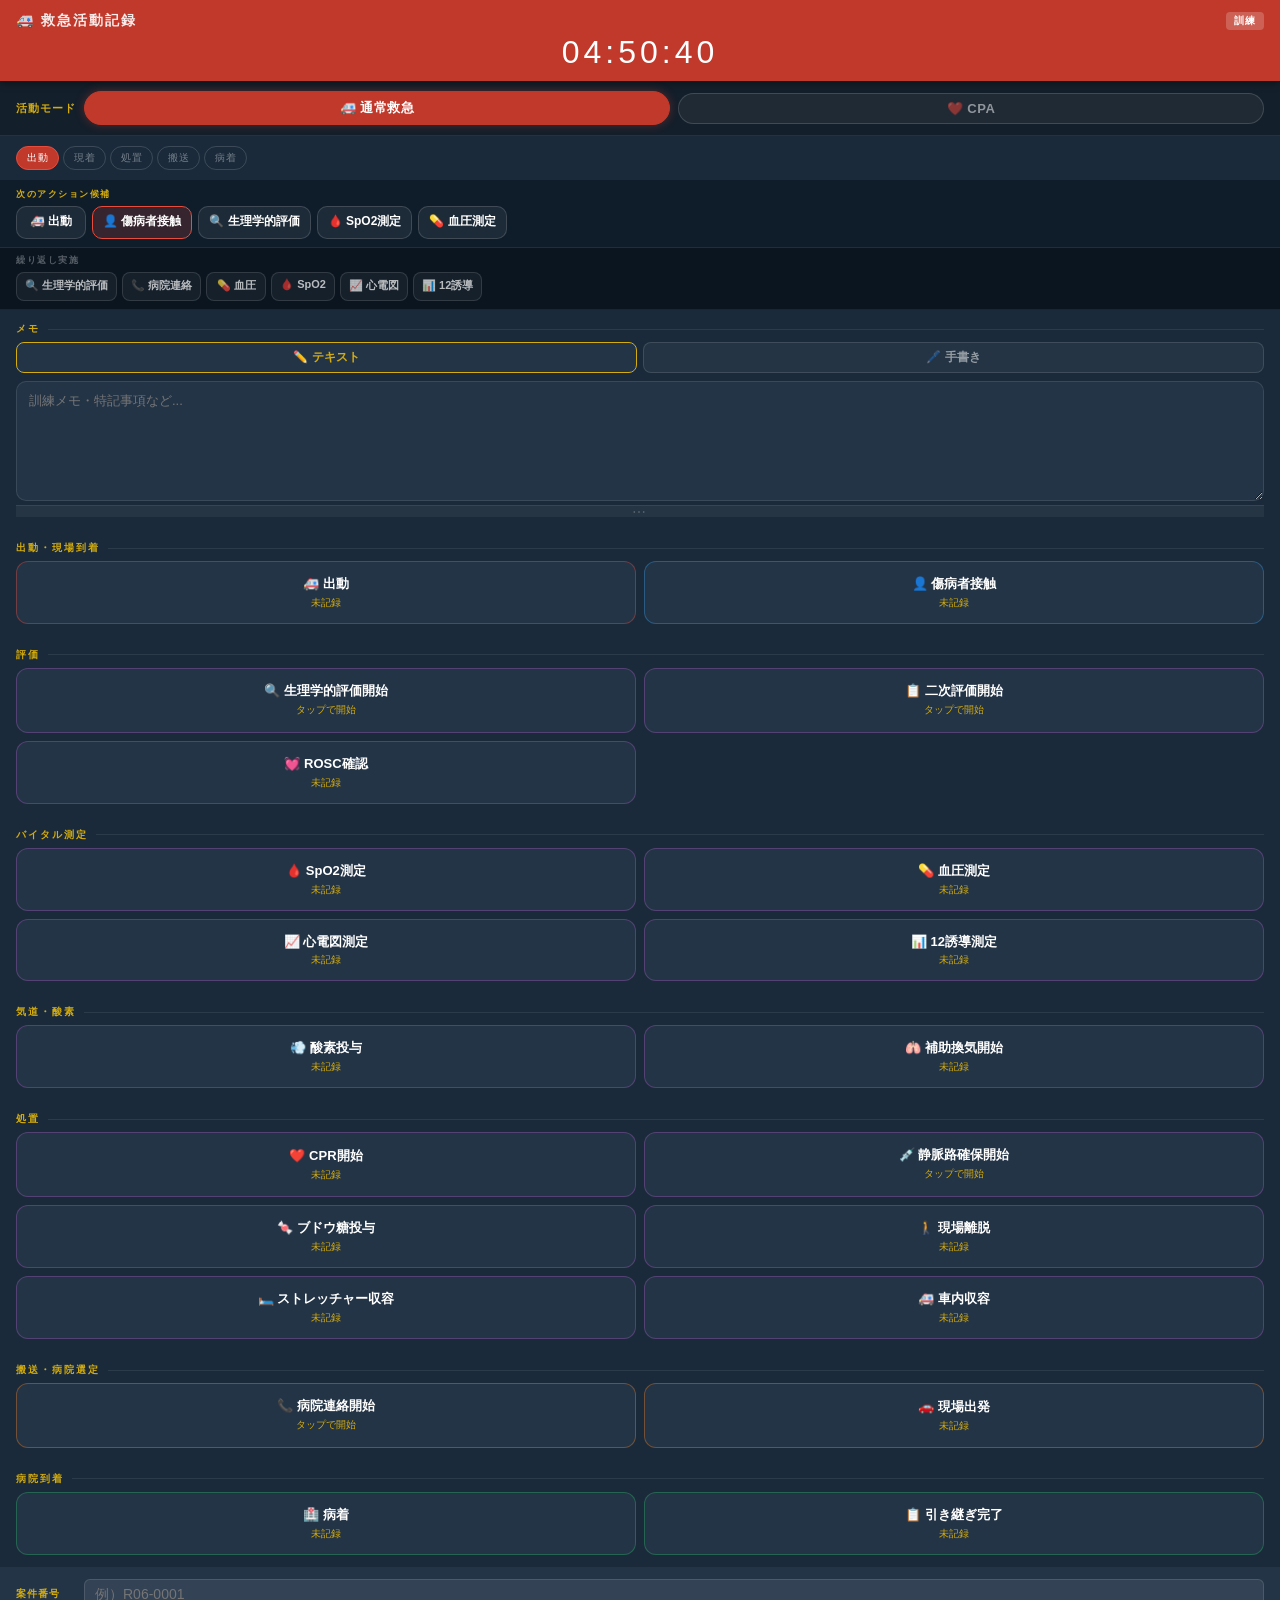
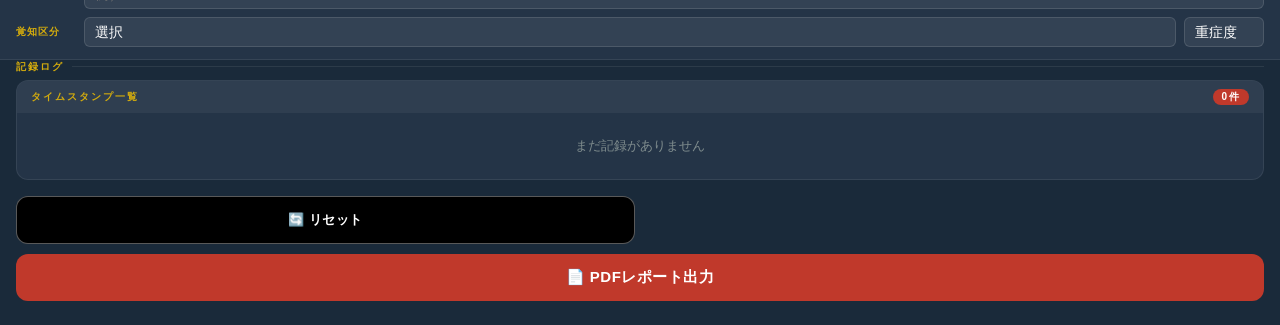
<file: apps/time/index.html>
<!DOCTYPE html>
<html lang="ja">
<head>
<script>/* まとめアプリ内：オフライン保存はまとめアプリ側で行う */if('serviceWorker' in navigator){try{Object.defineProperty(navigator.serviceWorker,'register',{value:function(){return Promise.reject(new Error('suite'))}})}catch(e){}}</script>
<meta charset="UTF-8">
<meta name="viewport" content="width=device-width, initial-scale=1.0, maximum-scale=1.0">
<title>救急活動 タイムスタンプ記録</title>
<script src="../../vendor/jspdf.umd.min.js"></script>
<style>
  * { box-sizing: border-box; margin: 0; padding: 0; }

  :root {
    --red: #C0392B;
    --red-dark: #96281B;
    --red-light: #E74C3C;
    --navy: #1A2A3A;
    --navy-light: #243447;
    --cream: #F5F0E8;
    --gold: #D4AC0D;
    --gray: #7F8C8D;
    --light: #ECF0F1;
    --white: #FFFFFF;
    --green: #27AE60;
    --orange: #E67E22;
  }

  body {
    font-family: 'Helvetica Neue', Arial, sans-serif;
    background: var(--navy);
    color: var(--white);
    min-height: 100vh;
    user-select: none;
    -webkit-tap-highlight-color: transparent;
  }

  /* === HEADER === */
  header {
    background: var(--red);
    padding: 12px 16px 10px;
    position: sticky;
    top: 0;
    z-index: 100;
    box-shadow: 0 2px 8px rgba(0,0,0,0.4);
  }
  .header-top {
    display: flex;
    align-items: center;
    justify-content: space-between;
  }
  .header-title {
    font-size: 14px;
    font-weight: 700;
    letter-spacing: 2px;
    text-transform: uppercase;
    opacity: 0.9;
  }
  .badge {
    background: rgba(255,255,255,0.2);
    border-radius: 4px;
    font-size: 10px;
    padding: 2px 8px;
    letter-spacing: 1px;
    font-weight: 600;
  }
  .clock {
    font-size: 32px;
    font-weight: 200;
    letter-spacing: 4px;
    font-variant-numeric: tabular-nums;
    margin-top: 4px;
    text-align: center;
  }
  .elapsed-bar {
    display: flex;
    justify-content: center;
    gap: 16px;
    margin-top: 4px;
    font-size: 11px;
    opacity: 0.75;
    letter-spacing: 1px;
  }
  .elapsed-val { font-weight: 700; color: var(--gold); }

  /* === PATIENT INFO === */
  .info-section {
    background: var(--navy-light);
    padding: 12px 16px;
    border-bottom: 1px solid rgba(255,255,255,0.08);
  }
  .info-row {
    display: flex;
    gap: 8px;
    margin-bottom: 8px;
    align-items: center;
  }
  .info-row:last-child { margin-bottom: 0; }
  .info-label {
    font-size: 10px;
    letter-spacing: 1px;
    color: var(--gold);
    font-weight: 700;
    text-transform: uppercase;
    width: 60px;
    flex-shrink: 0;
  }
  .info-input {
    flex: 1;
    background: rgba(255,255,255,0.07);
    border: 1px solid rgba(255,255,255,0.12);
    border-radius: 6px;
    color: var(--white);
    font-size: 14px;
    padding: 6px 10px;
    outline: none;
    -webkit-appearance: none;
  }
  .info-input:focus {
    border-color: var(--gold);
    background: rgba(255,255,255,0.1);
  }
  select.info-input option { background: var(--navy); }

  /* === PHASE INDICATOR === */
  .phase-bar {
    display: flex;
    overflow-x: auto;
    gap: 4px;
    padding: 10px 16px;
    background: var(--navy);
    scrollbar-width: none;
  }
  .phase-bar::-webkit-scrollbar { display: none; }
  .phase-pill {
    flex-shrink: 0;
    font-size: 10px;
    padding: 4px 10px;
    border-radius: 20px;
    border: 1px solid rgba(255,255,255,0.15);
    color: rgba(255,255,255,0.4);
    letter-spacing: 0.5px;
    transition: all 0.2s;
  }
  .phase-pill.done { border-color: var(--green); color: var(--green); background: rgba(39,174,96,0.1); }
  .phase-pill.active { border-color: var(--red-light); color: var(--white); background: var(--red); }

  /* === ACTION BUTTONS === */
  .section-title {
    font-size: 10px;
    letter-spacing: 2px;
    color: var(--gold);
    font-weight: 700;
    text-transform: uppercase;
    padding: 12px 16px 6px;
    display: flex;
    align-items: center;
    gap: 8px;
  }
  .section-title::after {
    content: '';
    flex: 1;
    height: 1px;
    background: rgba(255,255,255,0.08);
  }

  .btn-grid {
    display: grid;
    grid-template-columns: 1fr 1fr;
    gap: 8px;
    padding: 0 16px 12px;
  }
  .btn-grid.single { grid-template-columns: 1fr; }
  .period-grid {
    display: grid;
    grid-template-columns: repeat(5, 1fr);
    gap: 6px;
    padding: 0 16px 10px;
  }
  .period-btn {
    background: var(--navy-light);
    border: 1.5px solid rgba(231,76,60,0.35);
    border-radius: 8px;
    color: var(--white);
    cursor: pointer;
    font-size: 11px;
    font-weight: 700;
    padding: 8px 4px;
    text-align: center;
    line-height: 1.3;
    transition: all 0.15s;
    -webkit-tap-highlight-color: transparent;
  }
  .period-btn:active { transform: scale(0.94); }
  .period-btn.pressed {
    background: rgba(231,76,60,0.2);
    border-color: var(--red-light);
    color: var(--red-light);
  }
  .period-btn .p-time {
    display: block;
    font-size: 9px;
    font-weight: 400;
    color: rgba(255,255,255,0.45);
    margin-top: 2px;
  }
  .period-btn.pressed .p-time { color: rgba(231,76,60,0.7); }

  .act-btn {
    background: var(--navy-light);
    border: 1.5px solid rgba(255,255,255,0.1);
    border-radius: 12px;
    color: var(--white);
    cursor: pointer;
    font-size: 13px;
    font-weight: 600;
    padding: 14px 10px;
    text-align: center;
    transition: all 0.15s;
    position: relative;
    overflow: hidden;
    line-height: 1.3;
  }
  .act-btn .btn-time {
    display: block;
    font-size: 10px;
    font-weight: 400;
    color: var(--gold);
    margin-top: 3px;
    font-variant-numeric: tabular-nums;
  }
  .act-btn:active { transform: scale(0.96); }
  .act-btn.pressed {
    background: rgba(39,174,96,0.15);
    border-color: var(--green);
    color: var(--green);
  }
  .act-btn.pressed .btn-time { color: var(--green); }
  .btn-count {
    display: inline-block;
    margin-top: 2px;
    font-size: 10px;
    font-weight: 700;
    background: var(--red);
    color: #fff;
    border-radius: 10px;
    padding: 1px 5px;
    letter-spacing: 0;
    white-space: nowrap;
  }
  .act-btn.pressed .btn-count { background: var(--green); }
  /* 回数カウント付きボタンのフォント縮小 */
  .has-count { font-size: 11px !important; }
  .has-count .btn-time { font-size: 9px !important; }
  .btn-elapsed {
    display: block;
    font-size: 9px;
    font-weight: 600;
    margin-top: 2px;
    color: rgba(255,255,255,0.55);
    font-variant-numeric: tabular-nums;
    letter-spacing: 0.5px;
  }
  .act-btn.pressed .btn-elapsed { color: rgba(39,174,96,0.8); }
  .dur-banner {
    margin: 0 16px 8px;
    background: var(--navy-light);
    border: 1.5px solid var(--gold);
    border-radius: 10px;
    padding: 9px 14px;
    display: flex;
    align-items: center;
    justify-content: space-between;
  }
  .dur-label { font-size:11px; color:var(--gold); font-weight:700; letter-spacing:1px; margin-bottom:6px; }
  .dur-banner-multi { flex-direction: column; align-items: stretch; }
  .dur-list { display: flex; flex-direction: column; gap: 4px; }
  .dur-row {
    display: grid;
    grid-template-columns: 18px 1fr auto;
    align-items: center;
    gap: 8px;
    background: rgba(255,255,255,0.06);
    border-radius: 6px;
    padding: 5px 8px;
    font-size: 12px;
  }
  .dur-row-num { color: var(--gold); font-weight:700; font-size:11px; text-align:center; }
  .dur-row-range { color: rgba(255,255,255,0.75); font-size:11px; }
  .dur-row-val { color: var(--white); font-weight:700; font-variant-numeric:tabular-nums; white-space:nowrap; }
  .dur-range { font-size:10px; color:rgba(255,255,255,0.6); }
  .dur-val { font-size:22px; font-weight:700; font-variant-numeric:tabular-nums; color:var(--white); white-space:nowrap; }

  .toggle-btn[data-state="idle"] { border-color: rgba(255,255,255,0.15); }
  .toggle-btn[data-state="running"] {
    border-color: var(--red-light);
    background: rgba(231,76,60,0.15);
    animation: pulse-border 1.2s ease-in-out infinite;
  }
  .toggle-btn[data-state="running"] .toggle-label { color: var(--red-light); }
  .toggle-btn[data-state="running"] .btn-time { color: var(--red-light); }
  .toggle-btn[data-state="done"] { border-color: var(--green); background: rgba(39,174,96,0.12); }
  .toggle-btn[data-state="done"] .toggle-label { color: var(--green); }
  .toggle-btn[data-state="done"] .btn-time { color: var(--green); }
  @keyframes pulse-border {
    0%,100% { box-shadow: 0 0 0 0 rgba(231,76,60,0.4); }
    50% { box-shadow: 0 0 0 6px rgba(231,76,60,0); }
  }

  /* Phase-specific colors */
  .act-btn[data-phase="dispatch"] { border-color: rgba(231,76,60,0.4); }
  .act-btn[data-phase="scene"] { border-color: rgba(52,152,219,0.4); }
  .act-btn[data-phase="treatment"] { border-color: rgba(155,89,182,0.4); }
  .act-btn[data-phase="transport"] { border-color: rgba(230,126,34,0.4); }
  .act-btn[data-phase="hospital"] { border-color: rgba(39,174,96,0.4); }

  /* === LOG === */
  .log-section {
    background: var(--navy-light);
    margin: 0 16px 16px;
    border-radius: 12px;
    overflow: hidden;
    border: 1px solid rgba(255,255,255,0.08);
  }
  .log-header {
    background: rgba(255,255,255,0.05);
    padding: 8px 14px;
    font-size: 10px;
    letter-spacing: 2px;
    color: var(--gold);
    font-weight: 700;
    text-transform: uppercase;
    display: flex;
    justify-content: space-between;
    align-items: center;
  }
  .log-count {
    background: var(--red);
    border-radius: 20px;
    font-size: 10px;
    padding: 1px 8px;
    color: white;
    font-weight: 700;
  }
  .log-list { max-height: 320px; overflow-y: auto; }
  .log-col-header {
    display: grid;
    grid-template-columns: 58px 1fr 90px;
    gap: 6px;
    padding: 5px 14px;
    background: rgba(255,255,255,0.04);
    border-bottom: 1px solid rgba(255,255,255,0.08);
    font-size: 10px;
    color: var(--gray);
    letter-spacing: 1px;
  }
  .log-item {
    display: grid;
    grid-template-columns: 58px 1fr 90px;
    gap: 6px;
    padding: 9px 14px;
    border-bottom: 1px solid rgba(255,255,255,0.05);
    align-items: center;
    font-size: 13px;
  }
  .log-item:last-child { border-bottom: none; }
  .log-time { font-variant-numeric: tabular-nums; color: var(--gold); font-size: 12px; font-weight: 700; }
  .log-label { font-size: 12px; }
  .log-elapsed {
    font-size: 11px;
    font-variant-numeric: tabular-nums;
    text-align: right;
    font-weight: 700;
    white-space: nowrap;
  }
  .log-elapsed.before { color: #5DADE2; }
  .log-elapsed.after  { color: var(--green); }
  .log-elapsed.zero   { color: var(--gold); }
  .log-empty {
    padding: 24px;
    text-align: center;
    color: var(--gray);
    font-size: 13px;
  }

  /* === MEMO === */
  .memo-wrap { padding: 0 16px 12px; }
  /* === MEMO === */
  .memo-tabs {
    display: flex;
    gap: 6px;
    margin-bottom: 8px;
  }
  .memo-tab {
    flex: 1;
    border: 1.5px solid rgba(255,255,255,0.12);
    border-radius: 8px;
    background: rgba(255,255,255,0.05);
    color: rgba(255,255,255,0.5);
    font-size: 12px;
    font-weight: 700;
    padding: 6px;
    cursor: pointer;
    transition: all 0.15s;
  }
  .memo-tab.active {
    background: var(--navy-light);
    border-color: var(--gold);
    color: var(--gold);
  }
  #drawingWrap {
    position: relative;
    border: 1px solid rgba(255,255,255,0.1);
    border-radius: 10px;
    overflow: hidden;
    background: #1e2d3d;
    touch-action: none;
  }
  #drawingCanvas {
    display: block;
    width: 100%;
    cursor: crosshair;
  }
  .draw-toolbar {
    display: flex;
    align-items: center;
    gap: 8px;
    padding: 6px 8px;
    background: #162030;
    border-bottom: 1px solid rgba(255,255,255,0.1);
    flex-wrap: wrap;
  }
  .draw-color {
    width: 24px;
    height: 24px;
    border-radius: 50%;
    border: 2px solid transparent;
    cursor: pointer;
    transition: transform 0.1s;
    flex-shrink: 0;
  }
  .draw-color.selected { border-color: #fff; transform: scale(1.2); }
  .draw-size {
    -webkit-appearance: none;
    width: 70px;
    height: 4px;
    border-radius: 2px;
    background: rgba(255,255,255,0.3);
    outline: none;
  }
  .draw-btn {
    font-size: 11px;
    padding: 3px 8px;
    border: 1px solid #ccc;
    border-radius: 6px;
    background: rgba(255,255,255,0.1);
    cursor: pointer;
    font-weight: 700;
    color: #fff;
    border-color: rgba(255,255,255,0.2);
  }
  .draw-btn:active { background: rgba(255,255,255,0.2); }
  .draw-btn.eraser-on {
    background: #E74C3C;
    color: #fff;
    border-color: #C0392B;
  }
  .resize-handle {
    width: 100%;
    height: 12px;
    background: rgba(255,255,255,0.05);
    cursor: ns-resize;
    display: flex;
    align-items: center;
    justify-content: center;
    border-top: 1px solid rgba(255,255,255,0.08);
  }
  .resize-handle::after {
    content: '⋯';
    color: rgba(255,255,255,0.2);
    font-size: 14px;
    letter-spacing: 3px;
  }
  textarea.memo-input {
    width: 100%;
    background: var(--navy-light);
    border: 1px solid rgba(255,255,255,0.1);
    border-radius: 10px;
    color: var(--white);
    font-size: 13px;
    padding: 10px 12px;
    resize: vertical;
    outline: none;
    min-height: 120px;
    font-family: inherit;
  }
  textarea.memo-input:focus { border-color: var(--gold); }

  /* === BOTTOM ACTIONS === */
  .bottom-actions {
    display: grid;
    grid-template-columns: 1fr 1fr;
    gap: 10px;
    padding: 0 16px 24px;
  }
  .action-btn {
    border: none;
    border-radius: 12px;
    cursor: pointer;
    font-size: 13px;
    font-weight: 700;
    padding: 14px;
    letter-spacing: 0.5px;
    transition: all 0.15s;
  }
  .action-btn:active { transform: scale(0.96); }
  .btn-reset { background: #000; color: #fff; border: 1.5px solid rgba(255,255,255,0.35); font-weight:700; }
  .btn-pdf { background: var(--red); color: var(--white); grid-column: 1 / -1; font-size: 15px; }

  /* === MODAL === */
  .modal-overlay {
    display: none;
    position: fixed;
    inset: 0;
    background: rgba(0,0,0,0.7);
    z-index: 200;
    align-items: center;
    justify-content: center;
    padding: 20px;
  }
  .modal-overlay.active { display: flex; }
  .modal {
    background: var(--navy-light);
    border-radius: 16px;
    padding: 24px;
    width: 100%;
    max-width: 340px;
    border: 1px solid rgba(255,255,255,0.12);
  }
  .modal h3 { font-size: 16px; margin-bottom: 8px; color: var(--gold); }
  .modal p { font-size: 13px; color: rgba(255,255,255,0.7); margin-bottom: 20px; line-height: 1.6; }
  .modal-btns { display: flex; gap: 10px; }
  .modal-btn { flex: 1; border: none; border-radius: 10px; padding: 12px; font-size: 14px; font-weight: 700; cursor: pointer; }
  .modal-cancel { background: rgba(255,255,255,0.1); color: var(--white); }
  .modal-confirm { background: var(--red); color: var(--white); }
  .mode-btn {
    flex: 1;
    border: 1.5px solid rgba(255,255,255,0.15);
    border-radius: 20px;
    background: rgba(255,255,255,0.05);
    color: rgba(255,255,255,0.5);
    font-size: 13px;
    font-weight: 700;
    padding: 7px 10px;
    cursor: pointer;
    transition: all 0.2s;
    letter-spacing: 0.5px;
  }
  .mode-btn.mode-active {
    background: var(--red);
    border-color: var(--red);
    color: #fff;
    box-shadow: 0 0 10px rgba(192,57,43,0.4);
  }
  #modeBtn_cpa.mode-active {
    background: #C0392B;
    border-color: #E74C3C;
    box-shadow: 0 0 14px rgba(231,76,60,0.6);
    animation: pulse-cpa 1.5s ease-in-out infinite;
  }
  @keyframes pulse-cpa {
    0%,100% { box-shadow: 0 0 8px rgba(231,76,60,0.5); }
    50% { box-shadow: 0 0 18px rgba(231,76,60,0.9); }
  }
  /* === SUGGEST BAR === */
  #suggestBar {
    display: block;
    padding: 8px 16px;
    background: #0F1D2B;
    border-bottom: 1px solid rgba(255,255,255,0.07);
    overflow-x: auto;
    white-space: nowrap;
    -webkit-overflow-scrolling: touch;
    scrollbar-width: none;
  }
  #suggestBar::-webkit-scrollbar { display: none; }
  #repeatBar {
    padding: 6px 16px 8px;
    background: #0a1520;
    border-bottom: 1px solid rgba(255,255,255,0.07);
  }
  .repeat-label {
    font-size: 9px;
    letter-spacing: 1.5px;
    color: rgba(255,255,255,0.3);
    font-weight: 700;
    text-transform: uppercase;
    display: block;
    margin-bottom: 5px;
  }
  .repeat-chips { display: flex; gap: 5px; flex-wrap: wrap; }
  .repeat-chip {
    display: inline-flex;
    flex-direction: column;
    align-items: center;
    background: rgba(255,255,255,0.05);
    border: 1.5px solid rgba(255,255,255,0.12);
    border-radius: 8px;
    padding: 5px 8px;
    font-size: 11px;
    font-weight: 700;
    color: rgba(255,255,255,0.7);
    cursor: pointer;
    white-space: nowrap;
    transition: all 0.15s;
    min-width: 60px;
    text-align: center;
  }
  .repeat-chip:active { transform: scale(0.94); background: rgba(255,255,255,0.1); }
  .repeat-chip .r-count {
    font-size: 9px;
    color: var(--gold);
    font-weight: 700;
    margin-top: 2px;
  }
  .repeat-chip.r-running {
    border-color: var(--red-light);
    color: var(--white);
    background: rgba(231,76,60,0.15);
  }
  .suggest-label {
    font-size: 9px;
    letter-spacing: 1.5px;
    color: var(--gold);
    font-weight: 700;
    text-transform: uppercase;
    display: block;
    margin-bottom: 5px;
  }
  .suggest-chips { display: flex; gap: 6px; }
  .suggest-chip {
    display: inline-flex;
    flex-direction: column;
    align-items: center;
    background: rgba(255,255,255,0.06);
    border: 1.5px solid rgba(255,255,255,0.15);
    border-radius: 10px;
    padding: 6px 10px;
    font-size: 12px;
    font-weight: 700;
    color: var(--white);
    cursor: pointer;
    white-space: nowrap;
    flex-shrink: 0;
    transition: all 0.15s;
    min-width: 70px;
    text-align: center;
  }
  .suggest-chip:active { transform: scale(0.95); background: rgba(255,255,255,0.12); }
  .suggest-chip.chip-done {
    border-color: var(--green);
    color: var(--green);
    background: rgba(39,174,96,0.08);
  }
  .suggest-chip.chip-urgent {
    border-color: var(--red-light);
    color: var(--white);
    background: rgba(231,76,60,0.18);
    animation: pulse-border 1.2s ease-in-out infinite;
  }
  .suggest-chip-time {
    font-size: 9px;
    font-weight: 400;
    color: rgba(255,255,255,0.4);
    margin-top: 2px;
  }
  .chip-done .suggest-chip-time { color: rgba(39,174,96,0.6); }

  .cpa-only { display: none; }
  .normal-only { display: block; }
  body.mode-cpa .cpa-only { display: block; }
  body.mode-cpa .normal-only { display: none; }
  body.mode-cpa .btn-grid .cpa-only { display: contents; }
  body.mode-cpa .btn-grid .normal-only { display: none; }
</style>
</head>
<body>

<!-- Header -->
<header>
  <div class="header-top">
    <span class="header-title">🚑 救急活動記録</span>
    <span class="badge">訓練</span>
  </div>
  <div class="clock" id="clock">--:--:--</div>
</header>

<!-- Mode Selector -->
<div id="modeSelectorBar" style="display:flex;align-items:center;gap:8px;padding:10px 16px;background:#131f2b;border-bottom:1px solid rgba(255,255,255,0.08);">
  <span style="font-size:11px;color:var(--gold);font-weight:700;letter-spacing:1px;flex-shrink:0;">活動モード</span>
  <button id="modeBtn_normal" class="mode-btn mode-active" onclick="setMode('normal')">🚑 通常救急</button>
  <button id="modeBtn_cpa" class="mode-btn" onclick="setMode('cpa')">❤️ CPA</button>
</div>

<!-- Phase Indicator -->
<div class="phase-bar" id="phaseBar">
  <div class="phase-pill active" data-phase="dispatch">出動</div>
  <div class="phase-pill" data-phase="scene">現着</div>
  <div class="phase-pill" data-phase="treatment">処置</div>
  <div class="phase-pill" data-phase="transport">搬送</div>
  <div class="phase-pill" data-phase="hospital">病着</div>
</div>

<!-- Suggest Bar -->
<div id="suggestBar">
  <span class="suggest-label">次のアクション候補</span>
  <div class="suggest-chips" id="suggestChips"></div>
</div>

<!-- Repeat Bar -->
<div id="repeatBar">
  <span class="repeat-label">繰り返し実施</span>
  <div class="repeat-chips" id="repeatChips"></div>
</div>

<!-- Memo -->
<div class="section-title">メモ</div>
<div class="memo-wrap">
  <div class="memo-tabs">
    <button class="memo-tab active" onclick="switchMemoTab('text', this)">✏️ テキスト</button>
    <button class="memo-tab" onclick="switchMemoTab('draw', this)">🖊️ 手書き</button>
  </div>
  <!-- テキスト -->
  <div id="memoTextWrap">
    <textarea class="memo-input" id="memo" placeholder="訓練メモ・特記事項など..."></textarea>
    <div class="resize-handle" id="textResizeHandle"></div>
  </div>
  <!-- 手書き -->
  <div id="memoDrawWrap" style="display:none">
    <div id="drawingWrap">
      <div class="draw-toolbar">
        <div class="draw-color selected" style="background:#fff;border-color:#aaa" data-color="#FFFFFF" onclick="setDrawColor(this)"></div>
        <div class="draw-color" style="background:#C0392B" data-color="#C0392B" onclick="setDrawColor(this)"></div>
        <div class="draw-color" style="background:#2471A3" data-color="#2471A3" onclick="setDrawColor(this)"></div>
        <div class="draw-color" style="background:#27AE60" data-color="#27AE60" onclick="setDrawColor(this)"></div>
        <div class="draw-color" style="background:#F39C12" data-color="#F39C12" onclick="setDrawColor(this)"></div>
        <input type="range" class="draw-size" id="drawSize" min="1" max="20" value="3">
        <button class="draw-btn" id="eraserBtn" onclick="setDrawEraser()">🧹 消しゴム</button>
        <button class="draw-btn" onclick="clearCanvas()">全消去</button>
      </div>
      <canvas id="drawingCanvas" height="300"></canvas>
    </div>
    <div class="resize-handle" id="drawResizeHandle"></div>
  </div>
</div>

<!-- Phase 1+2: 出動・現場到着 -->
<div class="section-title">出動・現場到着</div>
<div class="btn-grid">
  <button class="act-btn" data-phase="dispatch" data-key="dispatch_out" onclick="stamp(this)">🚑 出動<span class="btn-time" id="t_dispatch_out">未記録</span></button>
  <button class="act-btn" data-phase="scene" data-key="patient_contact" onclick="stamp(this)">👤 傷病者接触<span class="btn-time" id="t_patient_contact">未記録</span></button>
</div>

<!-- Phase 3a: 評価 -->
<div class="section-title">評価</div>
<div class="btn-grid">
  <button class="act-btn toggle-btn" id="btn_assess_primary" data-phase="treatment" data-state="idle"
    data-key-start="assess_primary_start" data-key-end="assess_primary_end"
    data-label-idle="🔍 生理学的評価開始" data-label-running="🔍 生理学的評価中…" data-label-done="✅ 生理学的評価完了"
    data-banner="banner_assess_primary" onclick="toggleMeasure(this)">
    <span class="toggle-label">🔍 生理学的評価開始</span>
    <span class="btn-time">タップで開始</span>
    <span class="btn-elapsed"></span>
  </button>
  <button class="act-btn toggle-btn normal-only" id="btn_assess_secondary" data-phase="treatment" data-state="idle"
    data-key-start="assess_secondary_start" data-key-end="assess_secondary_end"
    data-label-idle="📋 二次評価開始" data-label-running="📋 二次評価中…" data-label-done="✅ 二次評価完了"
    data-banner="banner_assess_secondary" onclick="toggleMeasure(this)">
    <span class="toggle-label">📋 二次評価開始</span>
    <span class="btn-time">タップで開始</span>
    <span class="btn-elapsed"></span>
  </button>
  <button class="act-btn" data-phase="treatment" data-key="rosc" onclick="stamp(this)">💓 ROSC確認<span class="btn-time" id="t_rosc">未記録</span></button>
</div>

<!-- CPA専用セクション -->
<div class="section-title cpa-only">🚨 CPA蘇生処置</div>
<div class="btn-grid cpa-only">
  <button class="act-btn" data-phase="treatment" data-key="cpr_start" onclick="stamp(this)" id="cpa_cpr_start">❤️ CPR開始<span class="btn-time" id="t_cpa_cpr_start">未記録</span></button>
  <button class="act-btn toggle-btn" id="cpa_btn_aed_analysis" data-phase="treatment" data-state="idle"
    data-key-start="aed_analysis_start" data-key-end="aed_analysis_end"
    data-label-idle="⚡ AED解析開始" data-label-running="⚡ AED解析中…" data-label-done="✅ AED解析完了"
    data-banner="banner_aed_analysis" onclick="toggleMeasure(this)">
    <span class="toggle-label">⚡ AED解析開始</span>
    <span class="btn-time">タップで開始</span>
    <span class="btn-elapsed"></span>
  </button>
  <button class="act-btn has-count" data-phase="treatment" data-key="aed_shock" onclick="stampCount(this, 'aed_shock')" id="cpa_aed_shock">⚡ 除細動実施<span class="btn-time" id="t_cpa_aed_shock">未記録</span><span class="btn-count" id="c_cpa_aed_shock" style="display:none"></span></button>
  <button class="act-btn has-count" data-phase="treatment" data-key="adrenaline" onclick="stampCount(this, 'adrenaline')" id="cpa_adrenaline">💉 アドレナリン投与<span class="btn-time" id="t_cpa_adrenaline">未記録</span><span class="btn-count" id="c_cpa_adrenaline" style="display:none"></span></button>
  <button class="act-btn" data-phase="treatment" data-key="rosc" onclick="stamp(this)" id="cpa_rosc">💓 ROSC確認<span class="btn-time" id="t_cpa_rosc">未記録</span></button>
  <button class="act-btn" data-phase="treatment" data-key="advanced_airway" onclick="stamp(this)" id="cpa_advanced_airway">🫁 高度気道確保<span class="btn-time" id="t_cpa_advanced_airway">未記録</span></button>
</div>
<div class="period-grid cpa-only">
  <button class="period-btn" data-key="period_1" onclick="stampPeriod(this, 1)">1P開始<span class="p-time" id="t_period_1">未記録</span></button>
  <button class="period-btn" data-key="period_2" onclick="stampPeriod(this, 2)">2P開始<span class="p-time" id="t_period_2">未記録</span></button>
  <button class="period-btn" data-key="period_3" onclick="stampPeriod(this, 3)">3P開始<span class="p-time" id="t_period_3">未記録</span></button>
  <button class="period-btn" data-key="period_4" onclick="stampPeriod(this, 4)">4P開始<span class="p-time" id="t_period_4">未記録</span></button>
  <button class="period-btn" data-key="period_5" onclick="stampPeriod(this, 5)">5P開始<span class="p-time" id="t_period_5">未記録</span></button>
</div>
<div class="btn-grid cpa-only">
  <button class="act-btn toggle-btn" id="cpa_btn_hospital_call" data-phase="transport" data-state="idle" onclick="toggleHospitalCallCPA(this)">
    <span class="toggle-label">📞 病院連絡開始</span>
    <span class="btn-time">タップで開始</span>
    <span class="btn-elapsed"></span>
  </button>
</div>

<!-- Phase 3a-2: バイタル測定 -->
<div class="section-title">バイタル測定</div>
<div class="btn-grid">
  <button class="act-btn" data-phase="treatment" data-key="spo2" onclick="stamp(this)">🩸 SpO2測定<span class="btn-time" id="t_spo2">未記録</span></button>
  <button class="act-btn" data-phase="treatment" data-key="bp" onclick="stamp(this)">💊 血圧測定<span class="btn-time" id="t_bp">未記録</span></button>
  <button class="act-btn" data-phase="treatment" data-key="ecg" onclick="stamp(this)">📈 心電図測定<span class="btn-time" id="t_ecg">未記録</span></button>
  <button class="act-btn" data-phase="treatment" data-key="ecg12" onclick="stamp(this)">📊 12誘導測定<span class="btn-time" id="t_ecg12">未記録</span></button>
</div>

<!-- Phase 3a-3: 気道・酸素 -->
<div class="section-title">気道・酸素</div>
<div class="btn-grid">
  <button class="act-btn" data-phase="treatment" data-key="o2_start" onclick="stamp(this)">💨 酸素投与<span class="btn-time" id="t_o2_start">未記録</span></button>
  <button class="act-btn" data-phase="treatment" data-key="assist_ventilation" onclick="stamp(this)">🫁 補助換気開始<span class="btn-time" id="t_assist_ventilation">未記録</span></button>
</div>

<!-- Phase 3b: 処置 -->
<div class="section-title">処置</div>
<div class="btn-grid">
  <button class="act-btn" data-phase="treatment" data-key="cpr_start" onclick="stampAndCPA(this)">❤️ CPR開始<span class="btn-time" id="t_cpr_start">未記録</span></button>
  <button class="act-btn toggle-btn" id="btn_iv_access" data-phase="treatment" data-state="idle"
    data-key-start="iv_access_start" data-key-end="iv_access_end"
    data-label-idle="💉 静脈路確保開始" data-label-running="💉 静脈路確保中…" data-label-done="✅ 静脈路確保完了"
    data-banner="banner_iv_access" onclick="toggleMeasure(this)">
    <span class="toggle-label">💉 静脈路確保開始</span>
    <span class="btn-time">タップで開始</span>
    <span class="btn-elapsed"></span>
  </button>
  <button class="act-btn" data-phase="treatment" data-key="glucose" onclick="stamp(this)">🍬 ブドウ糖投与<span class="btn-time" id="t_glucose">未記録</span></button>
  <button class="act-btn" data-phase="treatment" data-key="scene_leave" onclick="stamp(this)">🚶 現場離脱<span class="btn-time" id="t_scene_leave">未記録</span></button>
  <button class="act-btn" data-phase="treatment" data-key="stretcher" onclick="stamp(this)">🛏️ ストレッチャー収容<span class="btn-time" id="t_stretcher">未記録</span></button>
  <button class="act-btn" data-phase="treatment" data-key="car_load" onclick="stamp(this)">🚑 車内収容<span class="btn-time" id="t_car_load">未記録</span></button>
</div>

<!-- 所要時間バナー群 -->
<div id="banner_assess_primary" class="dur-banner dur-banner-multi" style="display:none">
  <div class="dur-label">🔍 生理学的評価　計測履歴</div>
  <div class="dur-list" id="list_assess_primary"></div>
</div>
<div id="banner_assess_secondary" class="dur-banner dur-banner-multi" style="display:none">
  <div class="dur-label">📋 二次評価　計測履歴</div>
  <div class="dur-list" id="list_assess_secondary"></div>
</div>
<div id="banner_aed_analysis" class="dur-banner dur-banner-multi" style="display:none">
  <div class="dur-label">⚡ AED解析　計測履歴</div>
  <div class="dur-list" id="list_aed_analysis"></div>
</div>
<div id="banner_aed_to_shock" class="dur-banner dur-banner-multi" style="display:none">
  <div class="dur-label">⚡ AED解析完了 → 除細動　所要時間履歴</div>
  <div class="dur-list" id="list_aed_to_shock"></div>
</div>
<div id="banner_iv_access" class="dur-banner dur-banner-multi" style="display:none">
  <div class="dur-label">💉 静脈路確保　計測履歴</div>
  <div class="dur-list" id="list_iv_access"></div>
</div>

<!-- Phase 4: 搬送 -->
<div class="section-title">搬送・病院選定</div>
<div class="btn-grid">
  <button class="act-btn toggle-btn" id="btn_hospital_call" data-phase="transport" data-state="idle" onclick="toggleHospitalCall(this)">
    <span class="toggle-label">📞 病院連絡開始</span>
    <span class="btn-time" id="t_hospital_call_start">タップで開始</span>
    <span class="btn-elapsed"></span>
  </button>
  <button class="act-btn" data-phase="transport" data-key="transport_start" onclick="stamp(this)">🚗 現場出発<span class="btn-time" id="t_transport_start">未記録</span></button>
</div>
<!-- 病院連絡所要時間バナー -->
<div id="callDurationBanner" class="dur-banner dur-banner-multi" style="display:none">
  <div class="dur-label">📞 病院連絡　計測履歴</div>
  <div class="dur-list" id="list_hospital_call"></div>
</div>

<!-- Phase 5: 病院到着 -->
<div class="section-title">病院到着</div>
<div class="btn-grid">
  <button class="act-btn" data-phase="hospital" data-key="hospital_arrive" onclick="stamp(this)">🏥 病着<span class="btn-time" id="t_hospital_arrive">未記録</span></button>
  <button class="act-btn" data-phase="hospital" data-key="handover" onclick="stamp(this)">📋 引き継ぎ完了<span class="btn-time" id="t_handover">未記録</span></button>
</div>

<!-- Patient Info -->
<div class="info-section">
  <div class="info-row">
    <span class="info-label">案件番号</span>
    <input type="text" class="info-input" id="caseNo" placeholder="例）R06-0001">
  </div>
  <div class="info-row">
    <span class="info-label">覚知区分</span>
    <select class="info-input" id="callType">
      <option value="">選択</option>
      <option>急病</option><option>外傷</option><option>交通事故</option>
      <option>転院搬送</option><option>その他</option>
    </select>
    <select class="info-input" id="severity" style="width:80px;flex:none">
      <option value="">重症度</option>
      <option>軽症</option><option>中等症</option><option>重症</option><option>重篤</option>
    </select>
  </div>
</div>

<!-- Log -->
<div class="section-title" style="padding-top:0">記録ログ</div>
<div class="log-section">
  <div class="log-header">
    タイムスタンプ一覧
    <span class="log-count" id="logCount">0件</span>
  </div>
  <div class="log-list" id="logList">
    <div class="log-empty">まだ記録がありません</div>
  </div>
</div>

<!-- Timeline Chart -->
<div class="section-title" id="timelineTitle" style="display:none">活動タイムライン</div>
<div id="timelineWrap" style="display:none;margin:0 16px 16px;overflow-x:auto;-webkit-overflow-scrolling:touch;">
  <canvas id="timelineCanvas" style="display:block;border-radius:10px;"></canvas>
</div>

<!-- Bottom Actions -->
<div class="bottom-actions">
  <button class="action-btn btn-reset" onclick="confirmReset()">🔄 リセット</button>
  <button class="action-btn btn-pdf" onclick="generatePDF()">📄 PDFレポート出力</button>
</div>

<!-- Reset Modal -->
<div class="modal-overlay" id="resetModal">
  <div class="modal">
    <h3>⚠️ リセット確認</h3>
    <p>すべての記録が削除されます。<br>この操作は元に戻せません。</p>
    <div class="modal-btns">
      <button class="modal-btn modal-cancel" onclick="closeModal()">キャンセル</button>
      <button class="modal-btn modal-confirm" onclick="doReset()">リセット</button>
    </div>
  </div>
</div>

<script>
// === STATE ===
let log = [];
let startTime = null;
let contactTime = null;
let clockInterval = null;

const LABELS = {
  dispatch_out: '出動',
  patient_contact: '傷病者接触',
  assess_primary: '生理学的評価開始',
  assess_secondary: '二次評価開始',
  spo2: 'SpO2測定',
  bp: '血圧測定',
  ecg: '心電図測定',
  ecg12: '12誘導測定',
  assist_ventilation: '補助換気開始',
  car_load: '車内収容',
  cpr_start: 'CPR開始',
  aed_analysis: 'AED解析',
  aed_shock: '除細動実施',
  iv_access: '静脈路確保',
  o2_start: '酸素投与',
  adrenaline: 'アドレナリン投与',
  advanced_airway: '高度気道確保',
  glucose: 'ブドウ糖投与',
  scene_leave: '現場離脱',
  stretcher: 'ストレッチャー収容',
  rosc: 'ROSC確認',
  assess_primary_start: '生理学的評価開始',
  assess_primary_end: '生理学的評価完了',
  assess_secondary_start: '二次評価開始',
  assess_secondary_end: '二次評価完了',
  aed_analysis_start: 'AED解析開始',
  aed_analysis_end: 'AED解析完了',
  iv_access_start: '静脈路確保開始',
  iv_access_end: '静脈路確保完了',
  period_1: '1ピリオド開始',
  period_2: '2ピリオド開始',
  period_3: '3ピリオド開始',
  period_4: '4ピリオド開始',
  period_5: '5ピリオド開始',
  hospital_call_start: '病院連絡開始',
  hospital_call_end: '病院連絡完了（選定）',
  transport_start: '現場出発',
  hospital_arrive: '病着',
  handover: '引き継ぎ完了'
};

// === CLOCK ===
function updateClock() {
  const now = new Date();
  const h = String(now.getHours()).padStart(2,'0');
  const m = String(now.getMinutes()).padStart(2,'0');
  const s = String(now.getSeconds()).padStart(2,'0');
  document.getElementById('clock').textContent = `${h}:${m}:${s}`;


}

function fmtElapsed(sec) {
  const m = Math.floor(sec / 60);
  const s = sec % 60;
  return `${String(m).padStart(2,'0')}:${String(s).padStart(2,'0')}`;
}

function fmtTime(date) {
  const h = String(date.getHours()).padStart(2,'0');
  const m = String(date.getMinutes()).padStart(2,'0');
  const s = String(date.getSeconds()).padStart(2,'0');
  return `${h}:${m}:${s}`;
}

// === MODE ===
let currentMode = 'normal';
function setMode(mode) {
  currentMode = mode;
  document.body.classList.toggle('mode-cpa', mode === 'cpa');
  document.getElementById('modeBtn_normal').classList.toggle('mode-active', mode === 'normal');
  document.getElementById('modeBtn_cpa').classList.toggle('mode-active', mode === 'cpa');
  // ヘッダーバッジ更新
  const badge = document.querySelector('.badge');
  if (mode === 'cpa') {
    badge.textContent = '訓練 / CPA';
    badge.style.background = 'rgba(231,76,60,0.4)';
  } else {
    badge.textContent = '訓練';
    badge.style.background = '';
  }
  updateSuggest();
  updateRepeat();
}

clockInterval = setInterval(updateClock, 1000);
updateClock();

// === ピリオドスタンプ ===
function stampPeriod(btn, num) {
  const now = new Date();
  const timeStr = fmtTime(now);
  const key = `period_${num}`;
  const label = LABELS[key];

  if (!startTime) startTime = now;
  const elapsedSec = contactTime ? Math.floor((now - contactTime) / 1000) : null;
  const elapsedStr = contactTime ? fmtContactElapsed(elapsedSec) : '---';

  btn.classList.add('pressed');
  btn.querySelector('.p-time').textContent = timeStr.slice(0,5);

  log.push({ time: now, timeStr, label, elapsed: elapsedStr, elapsedSec, key });
  renderLog();
  renderTimeline();
  updatePhaseBar();
  updateSuggest();
  updateRepeat();
}

// === CPR開始 → CPAモード自動切替 ===
function stampAndCPA(btn) {
  // 通常CPRボタンを記録
  stamp(btn);

  if (currentMode !== 'cpa') {
    setMode('cpa');
    // モード切替の視覚フィードバック
    const bar = document.getElementById('modeSelectorBar');
    bar.style.transition = 'background 0.3s';
    bar.style.background = 'rgba(192,57,43,0.3)';
    setTimeout(() => { bar.style.background = ''; }, 800);
  }

  // CPA側のCPRボタンも同時に作動（UI同期）
  const cpaCprBtn = document.getElementById('cpa_cpr_start');
  if (cpaCprBtn && !cpaCprBtn.classList.contains('pressed')) {
    cpaCprBtn.classList.add('pressed');
    const bt = cpaCprBtn.querySelector('.btn-time');
    if (bt) bt.textContent = btn.querySelector('.btn-time').textContent;
  }
}

// === カウント付きスタンプ ===
const stampCounts = {};  // key -> 回数

function stampCount(btn, key) {
  const now = new Date();
  const timeStr = fmtTime(now);
  const label = LABELS[key] || key;

  if (!startTime) startTime = now;
  if (key === 'patient_contact') contactTime = now;

  // カウントアップ
  stampCounts[key] = (stampCounts[key] || 0) + 1;
  const count = stampCounts[key];

  // 経過時間
  const elapsedSec = contactTime ? Math.floor((now - contactTime) / 1000) : null;
  const elapsedStr = contactTime ? fmtContactElapsed(elapsedSec) : '---';

  // ボタン更新（同じkeyの全ボタンを同期）
  document.querySelectorAll(`[data-key="${key}"]`).forEach(b => {
    b.classList.add('pressed');
    const bt = b.querySelector('.btn-time');
    const bc = b.querySelector('.btn-count');
    if (bt) bt.textContent = timeStr;
    if (bc) {
      bc.style.display = 'block';
      bc.textContent = `${count}回実施`;
    }
  });
  // cpa_プレフィックスのIDも同期
  document.querySelectorAll(`[id^="cpa_"][id$="${key.replace('_','')}"], [id^="cpa_${key.split('_')[0]}"]`).forEach(b => {
    const bc = b.querySelector('.btn-count');
    if (bc) { bc.style.display='block'; bc.textContent=`${count}回実施`; }
  });

  // 除細動実施 → 直前のAED解析完了からの時間を計算して履歴に追記
  if (key === 'aed_shock') {
    const aedEnds = log.filter(l => l.key === 'aed_analysis_end');
    if (aedEnds.length > 0) {
      const lastEnd = aedEnds[aedEnds.length - 1];
      const durSec = Math.floor((now - lastEnd.time) / 1000);
      const m = Math.floor(durSec / 60), s = durSec % 60;
      const durStr = `${String(m).padStart(2,'0')}分${String(s).padStart(2,'0')}秒`;
      const banner = document.getElementById('banner_aed_to_shock');
      const list = document.getElementById('list_aed_to_shock');
      if (banner) banner.style.display = 'flex';
      if (list) {
        const row = document.createElement('div');
        row.className = 'dur-row';
        row.innerHTML = `
          <span class="dur-row-num">${count}</span>
          <span class="dur-row-range">解析完了 ${lastEnd.timeStr} → 除細動 ${timeStr}</span>
          <span class="dur-row-val">${durStr}</span>
        `;
        list.appendChild(row);
      }
    }
  }

  // ログ記録
  log.push({ time: now, timeStr, label: `${label}（${count}回目）`, elapsed: elapsedStr, elapsedSec, key });
  renderLog();
  renderTimeline();
  updatePhaseBar();
  updateSuggest();
}

// === STAMP ===
function stamp(btn) {
  const key = btn.dataset.key;
  const now = new Date();

  // Set start reference
  if (key === 'dispatch_out') {
    if (!startTime) startTime = now;
  }
  if (key === 'patient_contact') {
    contactTime = now;
    // 接触記録後、それ以前のログの elapsed を再計算して更新
    log.forEach(item => {
      const diffSec = Math.floor((item.time - contactTime) / 1000);
      item.elapsed = fmtContactElapsed(diffSec);
    });
  }

  const timeStr = fmtTime(now);
  const label = LABELS[key] || key;

  // 接触からの経過時間を算出（接触前はマイナス表示）
  let elapsedStr = '---';
  let elapsedSec = null;
  if (contactTime) {
    elapsedSec = Math.floor((now - contactTime) / 1000);
    elapsedStr = fmtContactElapsed(elapsedSec);
  } else if (key === 'patient_contact') {
    elapsedStr = '接触 0:00';
    elapsedSec = 0;
  }

  // Update button (時刻 + 接触からの経過)
  btn.classList.add('pressed');
  const btnTime = btn.querySelector('.btn-time');
  btnTime.textContent = timeStr;
  // 接触経過サブラベルがあれば更新、なければ追加
  let btnElapsed = btn.querySelector('.btn-elapsed');
  if (!btnElapsed) {
    btnElapsed = document.createElement('span');
    btnElapsed.className = 'btn-elapsed';
    btn.appendChild(btnElapsed);
  }
  btnElapsed.textContent = contactTime || key === 'patient_contact' ? elapsedStr : '';

  // Add to log
  log.push({ time: now, timeStr, label, elapsed: elapsedStr, elapsedSec, key });
  renderLog();
  renderTimeline();
  updatePhaseBar();
  updateSuggest();
}

// 接触基準の経過時間フォーマット（前後を表示）
function fmtContactElapsed(sec) {
  if (sec === 0) return '接触 +0:00';
  const abs = Math.abs(sec);
  const m = Math.floor(abs / 60);
  const s = abs % 60;
  const sign = sec < 0 ? '前' : '後';
  return `接触${sign} ${sec < 0 ? '-' : '+'}${String(m).padStart(2,'0')}:${String(s).padStart(2,'0')}`;
}

// === LOG ===
function renderLog() {
  const list = document.getElementById('logList');
  document.getElementById('logCount').textContent = `${log.length}件`;

  if (log.length === 0) {
    list.innerHTML = '<div class="log-empty">まだ記録がありません</div>';
    return;
  }

  const header = `<div class="log-col-header"><span>時刻</span><span>活動内容</span><span style="text-align:right">接触からの時間</span></div>`;

  const rows = log.map((item) => {
    let cls = 'log-elapsed';
    if (item.elapsedSec === null || item.elapsedSec === undefined) cls += ' before';
    else if (item.elapsedSec < 0) cls += ' before';
    else if (item.elapsedSec === 0) cls += ' zero';
    else cls += ' after';
    const elapsed = item.elapsed || '---';
    return `
      <div class="log-item">
        <span class="log-time">${item.timeStr}</span>
        <span class="log-label">${item.label}</span>
        <span class="${cls}">${elapsed}</span>
      </div>`;
  }).join('');

  list.innerHTML = header + rows;
  list.scrollTop = list.scrollHeight;
}

// === TIMELINE ===
const TIMELINE_ROWS = [
  { key: 'dispatch_out',          label: '出動',          color: '#E74C3C', type: 'point' },
  { key: 'patient_contact',       label: '傷病者接触',    color: '#E74C3C', type: 'point' },
  { keyS: 'assess_primary_start', keyE: 'assess_primary_end',   label: '生理学的評価', color: '#3498DB', type: 'range' },
  { keyS: 'assess_secondary_start', keyE: 'assess_secondary_end', label: '二次評価',   color: '#9B59B6', type: 'range' },
  { key: 'spo2',   label: 'SpO2測定',  color: '#2471A3', type: 'point' },
  { key: 'bp',     label: '血圧測定',  color: '#1A5276', type: 'point' },
  { key: 'ecg',    label: '心電図測定', color: '#117A65', type: 'point' },
  { key: 'ecg12',  label: '12誘導測定', color: '#0E6655', type: 'point' },
  { key: 'rosc',                  label: 'ROSC確認',      color: '#27AE60', type: 'point' },

  { key: 'assist_ventilation',    label: '補助換気',      color: '#16A085', type: 'point' },
  { key: 'o2_start',              label: '酸素投与',      color: '#2980B9', type: 'point' },
  { key: 'cpr_start',             label: 'CPR開始',       color: '#C0392B', type: 'point' },
  { keyS: 'aed_analysis_start',   keyE: 'aed_analysis_end', label: 'AED解析',      color: '#F39C12', type: 'range' },
  { key: 'aed_shock',             label: '除細動',        color: '#E67E22', type: 'point' },
  { keyS: 'iv_access_start',      keyE: 'iv_access_end',    label: '静脈路確保',   color: '#8E44AD', type: 'range' },
  { key: 'adrenaline',     label: 'アドレナリン投与', color: '#C0392B', type: 'point' },
  { key: 'advanced_airway', label: '高度気道確保',   color: '#16A085', type: 'point' },
  { key: 'glucose',         label: 'ブドウ糖投与',   color: '#F39C12', type: 'point' },
  { key: 'scene_leave', label: '現場離脱', color: '#E67E22', type: 'point' },
  { key: 'stretcher',             label: 'ストレッチャー収容', color: '#7F8C8D', type: 'point' },
  { key: 'car_load',              label: '車内収容',      color: '#95A5A6', type: 'point' },
  { keyS: 'hospital_call_start',  keyE: 'hospital_call_end', label: '病院連絡',    color: '#D4AC0D', type: 'range' },
  { key: 'transport_start',       label: '現場出発',      color: '#E74C3C', type: 'point' },
  { key: 'hospital_arrive',       label: '病着',          color: '#27AE60', type: 'point' },
  { key: 'handover',              label: '引き継ぎ完了',  color: '#2ECC71', type: 'point' },
];

function renderTimeline() {
  if (!contactTime && log.length === 0) return;

  // 全ログからmin/maxを取得
  const times = log.map(l => l.time.getTime());
  if (times.length === 0) return;

  const tMin = Math.min(...times);
  const tMax = Math.max(...times);
  const span = Math.max(tMax - tMin, 60000); // 最低1分

  // 描画対象行を絞る（記録があるもののみ）
  const recordedKeys = new Set(log.map(l => l.key));
  const activeRows = TIMELINE_ROWS.filter(row => {
    if (row.type === 'point') return recordedKeys.has(row.key);
    return recordedKeys.has(row.keyS) || recordedKeys.has(row.keyE);
  });

  if (activeRows.length === 0) return;

  // Canvas サイズ
  const ROW_H = 36;
  const LABEL_W = 90;
  const AXIS_H = 28;
  const PAD_R = 12;
  const W = Math.max(380, window.innerWidth - 40);
  const H = activeRows.length * ROW_H + AXIS_H + 8;
  const CHART_W = W - LABEL_W - PAD_R;

  const canvas = document.getElementById('timelineCanvas');
  canvas.width = W;
  canvas.height = H;
  canvas.style.width = W + 'px';
  canvas.style.height = H + 'px';
  const ctx = canvas.getContext('2d');

  // 背景
  ctx.fillStyle = '#1A2A3A';
  ctx.fillRect(0, 0, W, H);

  // ヘルパー：時間→X座標
  const tx = t => LABEL_W + ((t - tMin) / span) * CHART_W;

  // グリッド線（目盛り）
  const tickCount = 6;
  ctx.strokeStyle = 'rgba(255,255,255,0.06)';
  ctx.lineWidth = 1;
  for (let i = 0; i <= tickCount; i++) {
    const x = LABEL_W + (i / tickCount) * CHART_W;
    ctx.beginPath();
    ctx.moveTo(x, 0);
    ctx.lineTo(x, H - AXIS_H);
    ctx.stroke();
  }

  // 接触ラインを引く
  if (contactTime) {
    const cx = tx(contactTime.getTime());
    ctx.strokeStyle = 'rgba(231,76,60,0.5)';
    ctx.lineWidth = 1.5;
    ctx.setLineDash([4, 3]);
    ctx.beginPath();
    ctx.moveTo(cx, 0);
    ctx.lineTo(cx, H - AXIS_H);
    ctx.stroke();
    ctx.setLineDash([]);
    // ラベル
    ctx.fillStyle = 'rgba(231,76,60,0.85)';
    ctx.font = 'bold 9px sans-serif';
    ctx.fillText('接触', cx + 2, 10);
  }

  // 各行を描画
  activeRows.forEach((row, i) => {
    const y = i * ROW_H;
    const midY = y + ROW_H / 2;

    // 行背景（交互）
    ctx.fillStyle = i % 2 === 0 ? 'rgba(255,255,255,0.02)' : 'rgba(0,0,0,0.1)';
    ctx.fillRect(LABEL_W, y, CHART_W, ROW_H);

    // ラベル
    ctx.fillStyle = 'rgba(255,255,255,0.75)';
    ctx.font = '10px sans-serif';
    ctx.textAlign = 'right';
    ctx.fillText(row.label, LABEL_W - 6, midY + 4);
    ctx.textAlign = 'left';

    if (row.type === 'point') {
      // 同じキーの全記録（複数回対応）
      const items = log.filter(l => l.key === row.key);
      items.forEach(item => {
        const x = tx(item.time.getTime());
        // ダイヤモンド型マーカー
        ctx.fillStyle = row.color;
        ctx.beginPath();
        ctx.moveTo(x, midY - 7);
        ctx.lineTo(x + 6, midY);
        ctx.lineTo(x, midY + 7);
        ctx.lineTo(x - 6, midY);
        ctx.closePath();
        ctx.fill();
        // 時刻ラベル（小）
        ctx.fillStyle = 'rgba(255,255,255,0.55)';
        ctx.font = '8px sans-serif';
        ctx.fillText(item.timeStr.slice(0,5), x - 10, midY - 9);
      });

    } else {
      // range：開始〜終了バー（複数回分）
      const starts = log.filter(l => l.key === row.keyS);
      const ends   = log.filter(l => l.key === row.keyE);
      const count = Math.max(starts.length, ends.length);
      for (let n = 0; n < count; n++) {
        const sItem = starts[n];
        const eItem = ends[n];
        const xS = sItem ? tx(sItem.time.getTime()) : null;
        const xE = eItem ? tx(eItem.time.getTime()) : null;
        const barH = 12;
        const barY = midY - barH / 2;
        const alpha = count > 1 ? 0.6 + n * 0.2 : 1;

        if (xS !== null && xE !== null) {
          // バー
          ctx.globalAlpha = alpha;
          ctx.fillStyle = row.color;
          ctx.beginPath();
          roundRectCtx(ctx, xS, barY, xE - xS, barH, 3);
          ctx.fill();
          // 所要時間ラベル
          const durSec = Math.floor((eItem.time - sItem.time) / 1000);
          const dm = Math.floor(durSec / 60), ds = durSec % 60;
          const durLabel = `${dm}:${String(ds).padStart(2,'0')}`;
          ctx.fillStyle = '#fff';
          ctx.font = 'bold 8px sans-serif';
          const bw = xE - xS;
          if (bw > 24) ctx.fillText(durLabel, xS + bw/2 - ctx.measureText(durLabel).width/2, midY + 3);
          ctx.globalAlpha = 1;
        } else if (xS !== null) {
          // 開始のみ（進行中）
          ctx.globalAlpha = alpha;
          ctx.fillStyle = row.color;
          ctx.beginPath();
          ctx.moveTo(xS, midY - 8);
          ctx.lineTo(xS + 16, midY);
          ctx.lineTo(xS, midY + 8);
          ctx.closePath();
          ctx.fill();
          ctx.globalAlpha = 1;
        }
        // 開始ティック
        if (xS !== null) {
          ctx.fillStyle = row.color;
          ctx.fillRect(xS - 1, barY - 2, 2, barH + 4);
        }
      }
    }
  });

  // 時間軸
  const axisY = H - AXIS_H + 4;
  ctx.fillStyle = 'rgba(255,255,255,0.08)';
  ctx.fillRect(LABEL_W, H - AXIS_H, CHART_W, AXIS_H);
  ctx.fillStyle = 'rgba(255,255,255,0.4)';
  ctx.font = '9px sans-serif';
  ctx.textAlign = 'center';
  for (let i = 0; i <= tickCount; i++) {
    const t = tMin + (i / tickCount) * span;
    const d = new Date(t);
    const label = `${String(d.getHours()).padStart(2,'0')}:${String(d.getMinutes()).padStart(2,'0')}`;
    const x = LABEL_W + (i / tickCount) * CHART_W;
    ctx.fillText(label, x, axisY + 14);
  }
  ctx.textAlign = 'left';

  // 表示
  document.getElementById('timelineTitle').style.display = '';
  document.getElementById('timelineWrap').style.display = '';
}

function roundRectCtx(ctx, x, y, w, h, r) {
  if (w < 2*r) r = w/2;
  ctx.beginPath();
  ctx.moveTo(x+r, y);
  ctx.lineTo(x+w-r, y);
  ctx.quadraticCurveTo(x+w, y, x+w, y+r);
  ctx.lineTo(x+w, y+h-r);
  ctx.quadraticCurveTo(x+w, y+h, x+w-r, y+h);
  ctx.lineTo(x+r, y+h);
  ctx.quadraticCurveTo(x, y+h, x, y+h-r);
  ctx.lineTo(x, y+r);
  ctx.quadraticCurveTo(x, y, x+r, y);
  ctx.closePath();
}

// === SUGGEST BAR ===
// 通常モードの流れ
const SUGGEST_FLOW_NORMAL = [
  { key: 'dispatch_out',         label: '🚑 出動',           urgent: false },
  { key: 'patient_contact',      label: '👤 傷病者接触',     urgent: true  },
  { key: 'assess_primary_start', label: '🔍 生理学的評価',   urgent: false },
  { key: 'spo2',                 label: '🩸 SpO2測定',       urgent: false },
  { key: 'bp',                   label: '💊 血圧測定',       urgent: false },
  { key: 'ecg',                  label: '📈 心電図測定',     urgent: false },
  { key: 'o2_start',             label: '💨 酸素投与',       urgent: false },
  { key: 'assist_ventilation',   label: '🫁 補助換気',       urgent: false },
  { key: 'iv_access_start',      label: '💉 静脈路確保',     urgent: false },
  { key: 'hospital_call_start',  label: '📞 病院連絡',       urgent: false },
  { key: 'car_load',             label: '🚑 車内収容',       urgent: false },
  { key: 'transport_start',      label: '🚗 現場出発',       urgent: false },
  { key: 'hospital_arrive',      label: '🏥 病着',           urgent: false },
  { key: 'handover',             label: '📋 引き継ぎ完了',   urgent: false },
];
// CPAモードの流れ
const SUGGEST_FLOW_CPA = [
  { key: 'dispatch_out',         label: '🚑 出動',           urgent: false },
  { key: 'patient_contact',      label: '👤 傷病者接触',     urgent: true  },
  { key: 'assess_primary_start', label: '🔍 生理学的評価',   urgent: false },
  { key: 'cpr_start',            label: '❤️ CPR開始',        urgent: true  },
  { key: 'aed_analysis_start',   label: '⚡ AED解析',        urgent: true  },
  { key: 'aed_shock',            label: '⚡ 除細動',         urgent: true  },
  { key: 'adrenaline',           label: '💉 アドレナリン',   urgent: false },
  { key: 'advanced_airway',      label: '🫁 高度気道確保',   urgent: false },
  { key: 'iv_access_start',      label: '💉 静脈路確保',     urgent: false },
  { key: 'hospital_call_start',  label: '📞 病院連絡',       urgent: false },
  { key: 'rosc',                 label: '💓 ROSC確認',       urgent: false },
  { key: 'car_load',             label: '🚑 車内収容',       urgent: false },
  { key: 'transport_start',      label: '🚗 現場出発',       urgent: false },
  { key: 'hospital_arrive',      label: '🏥 病着',           urgent: false },
  { key: 'handover',             label: '📋 引き継ぎ完了',   urgent: false },
];

function updateSuggest() {
  const bar = document.getElementById('suggestBar');
  const chips = document.getElementById('suggestChips');
  if (!bar || !chips) return;

  const flow = currentMode === 'cpa' ? SUGGEST_FLOW_CPA : SUGGEST_FLOW_NORMAL;
  const recordedKeys = new Set(log.map(l => l.key));

  // トグル系ボタンのキー一覧（開始→完了の2回押し）
  const TOGGLE_START_KEYS = new Set([
    'assess_primary_start','assess_secondary_start',
    'aed_analysis_start','iv_access_start','hospital_call_start'
  ]);

  // 記録済みかどうか判定
  // トグル系（開始→完了）は_endが記録されたら完了、それ以外は_startそのものを確認
  const isDone = (key) => {
    if (TOGGLE_START_KEYS.has(key)) {
      const endKey = key.replace('_start', '_end');
      return recordedKeys.has(endKey);
    }
    return recordedKeys.has(key);
  };

  // 測定中かどうか判定（開始済みだが完了未記録）
  const isRunning = (key) => {
    if (TOGGLE_START_KEYS.has(key)) {
      const endKey = key.replace('_start', '_end');
      return recordedKeys.has(key) && !recordedKeys.has(endKey);
    }
    return false;
  };

  // 未実施のみ最大5件表示
  const suggestions = [];
  for (const item of flow) {
    if (!isDone(item.key) && suggestions.length < 5) {
      suggestions.push(item);
    }
  }

  if (suggestions.length === 0) { bar.style.display = 'none'; return; }
  bar.style.display = 'block';

  chips.innerHTML = suggestions.map(item => {
    const running = isRunning(item.key);
    const chipClass = running ? 'suggest-chip chip-urgent'
      : item.urgent ? 'suggest-chip chip-urgent'
      : 'suggest-chip';
    const timeLabel = running ? '測定中…' : '';
    return `<button class="${chipClass}" onclick="triggerSuggest('${item.key}')">
      ${item.label}
      <span class="suggest-chip-time">${timeLabel}</span>
    </button>`;
  }).join('');
}

function triggerSuggest(key) {
  let btn = null;

  // 1. data-key-start を持つトグルボタン（生理学的評価・静脈路確保・AED解析など）
  btn = document.querySelector(`[data-key-start="${key}"]`);
  if (btn) {
    btn.click();
    return;
  }

  // 2. 病院連絡（toggleHospitalCall）
  if (key === 'hospital_call_start') {
    btn = document.getElementById('cpa_btn_hospital_call') || document.getElementById('btn_hospital_call');
    if (btn) btn.click();
    return;
  }

  // 3. 除細動・アドレナリン（stampCount系）
  if (key === 'aed_shock' || key === 'adrenaline') {
    const cpaId = key === 'aed_shock' ? 'cpa_aed_shock' : 'cpa_adrenaline';
    btn = document.getElementById(cpaId) || document.querySelector(`[data-key="${key}"]`);
    if (btn) btn.click();
    return;
  }

  // 4. CPR開始（stampAndCPA）
  if (key === 'cpr_start') {
    btn = document.getElementById('cpa_cpr_start') || document.querySelector(`[data-key="cpr_start"]`);
    if (btn) btn.click();
    return;
  }

  // 5. 通常のdata-keyボタン（表示されているボタンのみ）
  const allBtns = document.querySelectorAll(`[data-key="${key}"]`);
  for (const b of allBtns) {
    if (b.offsetParent !== null) {
      btn = b;
      break;
    }
  }
  if (btn) btn.click();
}

// === REPEAT BAR ===
const REPEAT_ITEMS_NORMAL = [
  { key: 'assess_primary_start', label: '🔍 生理学的評価', isToggle: true, btnId: 'btn_assess_primary' },
  { key: 'hospital_call_start',  label: '📞 病院連絡',     isToggle: true, btnId: 'btn_hospital_call' },
  { key: 'bp',               label: '💊 血圧',     trigger: (b) => stamp(b) },
  { key: 'spo2',             label: '🩸 SpO2',     trigger: (b) => stamp(b) },
  { key: 'ecg',              label: '📈 心電図',   trigger: (b) => stamp(b) },
  { key: 'ecg12',            label: '📊 12誘導',   trigger: (b) => stamp(b) },
];
const REPEAT_ITEMS_CPA = [
  { key: 'assess_primary_start', label: '🔍 生理学的評価', isToggle: true, btnId: 'btn_assess_primary' },
  { key: 'cpr_start',        label: '❤️ CPR',       trigger: (b) => { const rb = document.getElementById('cpa_cpr_start'); if(rb) rb.click(); else stamp(b); } },
  { key: 'aed_analysis',     label: '⚡ AED解析',  isToggle: true, btnId: 'cpa_btn_aed_analysis' },
  { key: 'aed_shock',        label: '⚡ 除細動',   trigger: (b) => { const rb = document.getElementById('cpa_aed_shock'); if(rb) rb.click(); } },
  { key: 'adrenaline',       label: '💉 Adr',      trigger: (b) => { const rb = document.getElementById('cpa_adrenaline'); if(rb) rb.click(); } },
  { key: 'hospital_call_start', label: '📞 病院連絡', isToggle: true, btnId: 'cpa_btn_hospital_call' },
  { key: 'bp',               label: '💊 血圧',     trigger: (b) => stamp(b) },
  { key: 'spo2',             label: '🩸 SpO2',     trigger: (b) => stamp(b) },
];

function updateRepeat() {
  const chips = document.getElementById('repeatChips');
  if (!chips) return;
  const items = currentMode === 'cpa' ? REPEAT_ITEMS_CPA : REPEAT_ITEMS_NORMAL;
  chips.innerHTML = items.map(item => {
    // 回数取得
    const count = stampCounts[item.key] || 0;
    // トグル系の場合：測定中かどうか
    let running = false;
    if (item.isToggle) {
      const btn = document.getElementById(item.btnId);
      running = btn && btn.dataset.state === 'running';
    }
    const cls = running ? 'repeat-chip r-running' : 'repeat-chip';
    const countLabel = count > 0 ? `${count}回` : '';
    const runLabel = running ? '測定中…' : countLabel;
    return `<button class="${cls}" data-repeat-key="${item.key}" onclick="triggerRepeat('${item.key}')">
      ${item.label}
      <span class="r-count">${runLabel}</span>
    </button>`;
  }).join('');
}

function triggerRepeat(key) {
  const items = currentMode === 'cpa' ? REPEAT_ITEMS_CPA : REPEAT_ITEMS_NORMAL;
  const item = items.find(i => i.key === key);
  if (!item) return;
  if (item.isToggle) {
    const btn = document.getElementById(item.btnId);
    if (btn) btn.click();
  } else if (item.trigger) {
    // ダミーボタンを作ってstampに渡す（ログ記録用）
    const dummy = document.querySelector(`[data-key="${key}"]`);
    if (dummy) { item.trigger(dummy); }
  }
  // 少し待ってからUI更新
  setTimeout(updateRepeat, 100);
}

// === PHASE BAR ===
const PHASE_ORDER = ['dispatch','scene','treatment','transport','hospital'];
const PHASE_KEYS = {
  dispatch: ['dispatch_out'],
  scene: ['patient_contact'],
  treatment: ['period_1','period_2','period_3','period_4','period_5','assess_primary_start','assess_primary_end','assess_secondary_start','assess_secondary_end','spo2','bp','ecg','ecg12','rosc','assist_ventilation','o2_start','cpr_start','aed_analysis_start','aed_analysis_end','aed_shock','iv_access_start','iv_access_end','adrenaline','advanced_airway','glucose','scene_leave','stretcher','car_load'],
  transport: ['hospital_call_start','hospital_call_end','transport_start'],
  hospital: ['hospital_arrive','handover']
};

function updatePhaseBar() {
  const donePhases = new Set();
  const activePhases = new Set();
  const recordedKeys = new Set(log.map(l => l.key));

  PHASE_ORDER.forEach(phase => {
    const keys = PHASE_KEYS[phase];
    if (keys.some(k => recordedKeys.has(k))) activePhases.add(phase);
  });

  // Mark phases done if next phase started
  PHASE_ORDER.forEach((phase, i) => {
    if (i < PHASE_ORDER.length - 1) {
      const nextPhase = PHASE_ORDER[i + 1];
      if (activePhases.has(nextPhase)) donePhases.add(phase);
    }
  });

  document.querySelectorAll('.phase-pill').forEach(pill => {
    const p = pill.dataset.phase;
    pill.className = 'phase-pill';
    if (donePhases.has(p)) pill.classList.add('done');
    else if (activePhases.has(p)) pill.classList.add('active');
  });
}

// === CPA内病院連絡トグル（toggleHospitalCallと同期）===
function toggleHospitalCallCPA(btn) {
  // メインの病院連絡ボタンと同じ処理を呼ぶ
  const mainBtn = document.getElementById('btn_hospital_call');
  toggleHospitalCall(btn);
  // メインボタンのUIも同期
  if (mainBtn && btn.dataset.state !== mainBtn.dataset.state) {
    mainBtn.dataset.state = btn.dataset.state;
    mainBtn.querySelector('.toggle-label').textContent = btn.querySelector('.toggle-label').textContent;
    mainBtn.querySelector('.btn-time').textContent = btn.querySelector('.btn-time').textContent;
    if (btn.classList.contains('pressed')) mainBtn.classList.add('pressed');
    else mainBtn.classList.remove('pressed');
  }
}

// === 汎用トグル計測（複数回対応）===
const toggleStartTimes = {};
const toggleCounts = {};  // 各ボタンの計測回数

function addDurRow(listId, count, startT, endT, durStr) {
  const list = document.getElementById(listId);
  if (!list) return;
  const row = document.createElement('div');
  row.className = 'dur-row';
  row.innerHTML = `
    <span class="dur-row-num">${count}</span>
    <span class="dur-row-range">${fmtTime(startT)} ～ ${fmtTime(endT)}</span>
    <span class="dur-row-val">${durStr}</span>
  `;
  list.appendChild(row);
}

function toggleMeasure(btn) {
  const state = btn.dataset.state;
  const now = new Date();
  const timeStr = fmtTime(now);
  const keyStart = btn.dataset.keyStart;
  const keyEnd   = btn.dataset.keyEnd;
  const bannerId = btn.dataset.banner;
  const listId   = 'list_' + bannerId.replace('banner_', '');

  const elapsedStr = contactTime ? fmtContactElapsed(Math.floor((now - contactTime) / 1000)) : '---';
  const elapsedSec = contactTime ? Math.floor((now - contactTime) / 1000) : null;

  if (state === 'idle' || state === 'done') {
    // 開始（初回 or 再計測）
    toggleStartTimes[keyStart] = now;
    if (!toggleCounts[keyStart]) toggleCounts[keyStart] = 0;
    btn.dataset.state = 'running';
    btn.classList.remove('pressed');
    btn.querySelector('.toggle-label').textContent = btn.dataset.labelRunning;
    btn.querySelector('.btn-time').textContent = `開始 ${timeStr}`;
    if (!startTime) startTime = now;
    const count = toggleCounts[keyStart] + 1;
    const baseName = btn.dataset.labelIdle.replace('開始','').trim();
    log.push({ time: now, timeStr, label: `${baseName} 開始（${count}回目）`, elapsed: elapsedStr, elapsedSec, key: keyStart });
    renderLog();
    renderTimeline();
    updatePhaseBar();
    updateSuggest();

  } else if (state === 'running') {
    // 終了
    btn.dataset.state = 'done';
    btn.classList.add('pressed');

    const startT = toggleStartTimes[keyStart];
    const durSec = startT ? Math.floor((now - startT) / 1000) : 0;
    const m = Math.floor(durSec / 60);
    const s = durSec % 60;
    const durStr = `${String(m).padStart(2,'0')}分${String(s).padStart(2,'0')}秒`;

    toggleCounts[keyStart] = (toggleCounts[keyStart] || 0) + 1;
    const count = toggleCounts[keyStart];
    const baseName = btn.dataset.labelDone.replace('✅ ','').trim();

    btn.querySelector('.toggle-label').textContent = `✅ ${baseName}（${count}回）`;
    btn.querySelector('.btn-time').textContent = `完了 ${timeStr} → 再計測可`;

    // バナー・リスト更新
    const banner = document.getElementById(bannerId);
    if (banner) {
      banner.style.display = 'flex';
      addDurRow(listId, count, startT, now, durStr);
    }

    log.push({ time: now, timeStr, label: `${baseName}（${count}回目 所要 ${durStr}）`, elapsed: elapsedStr, elapsedSec, key: keyEnd });
    renderLog();
    renderTimeline();
    updatePhaseBar();
    updateSuggest();
  }
}

// === 病院連絡トグル（複数回対応）===
let hospitalCallStartTime = null;
let hospitalCallCount = 0;

function toggleHospitalCall(btn) {
  const state = btn.dataset.state;
  const now = new Date();
  const timeStr = fmtTime(now);
  let elapsedStr = contactTime ? fmtContactElapsed(Math.floor((now - contactTime) / 1000)) : '---';
  let elapsedSec = contactTime ? Math.floor((now - contactTime) / 1000) : null;

  if (state === 'idle' || state === 'done') {
    // 開始（初回 or 再計測）
    hospitalCallStartTime = now;
    btn.dataset.state = 'running';
    btn.classList.remove('pressed');
    btn.querySelector('.toggle-label').textContent = '📞 病院連絡中…';
    btn.querySelector('.btn-time').textContent = `開始 ${timeStr}`;
    if (!startTime) startTime = now;
    log.push({ time: now, timeStr, label: `病院連絡開始（${hospitalCallCount + 1}回目）`, elapsed: elapsedStr, elapsedSec, key: 'hospital_call_start' });
    renderLog();
    renderTimeline();
    updatePhaseBar();
    updateSuggest();

  } else if (state === 'running') {
    // 終了
    btn.dataset.state = 'done';
    btn.classList.add('pressed');
    hospitalCallCount++;

    const durSec = Math.floor((now - hospitalCallStartTime) / 1000);
    const m = Math.floor(durSec / 60);
    const s = durSec % 60;
    const durStr = `${String(m).padStart(2,'0')}分${String(s).padStart(2,'0')}秒`;

    btn.querySelector('.toggle-label').textContent = `✅ 病院選定完了（${hospitalCallCount}回）`;
    btn.querySelector('.btn-time').textContent = `完了 ${timeStr} → 再計測可`;

    const banner = document.getElementById('callDurationBanner');
    if (banner) {
      banner.style.display = 'flex';
      addDurRow('list_hospital_call', hospitalCallCount, hospitalCallStartTime, now, durStr);
    }

    log.push({ time: now, timeStr, label: `病院連絡完了（${hospitalCallCount}回目 所要 ${durStr}）`, elapsed: elapsedStr, elapsedSec, key: 'hospital_call_end' });
    renderLog();
    renderTimeline();
    updatePhaseBar();
    updateSuggest();
  }
}

// === RESET ===
function confirmReset() {
  document.getElementById('resetModal').classList.add('active');
}
function closeModal() {
  document.getElementById('resetModal').classList.remove('active');
}
function doReset() {
  log = [];
  startTime = null;
  contactTime = null;
  document.querySelectorAll('.act-btn:not(.toggle-btn)').forEach(btn => {
    btn.classList.remove('pressed');
    const bt = btn.querySelector('.btn-time');
    if (bt) bt.textContent = '未記録';
  });
  document.getElementById('memo').value = '';
  document.getElementById('caseNo').value = '';
  document.getElementById('callType').value = '';
  document.getElementById('severity').value = '';
  // カウントリセット
  Object.keys(stampCounts).forEach(k => delete stampCounts[k]);
  const aedShockBanner = document.getElementById('banner_aed_to_shock');
  if (aedShockBanner) aedShockBanner.style.display = 'none';
  const aedShockList = document.getElementById('list_aed_to_shock');
  if (aedShockList) aedShockList.innerHTML = '';
  document.querySelectorAll('.period-btn').forEach(pb => {
    pb.classList.remove('pressed');
    const pt = pb.querySelector('.p-time');
    if (pt) pt.textContent = '未記録';
  });
  document.querySelectorAll('.btn-count').forEach(bc => {
    bc.style.display = 'none';
    bc.textContent = '';
  });
  renderLog();
  renderTimeline();
  document.getElementById('timelineTitle').style.display = 'none';
  document.getElementById('suggestBar').style.display = 'none';
  updateRepeat();
  document.getElementById('timelineWrap').style.display = 'none';
  hospitalCallStartTime = null;
  hospitalCallCount = 0;
  // 汎用トグルボタンのリセット
  Object.keys(toggleStartTimes).forEach(k => delete toggleStartTimes[k]);
  Object.keys(toggleCounts).forEach(k => delete toggleCounts[k]);
  document.querySelectorAll('.toggle-btn').forEach(btn => {
    btn.dataset.state = 'idle';
    btn.classList.remove('pressed');
    if (btn.dataset.labelIdle) {
      btn.querySelector('.toggle-label').textContent = btn.dataset.labelIdle;
    }
    btn.querySelector('.btn-time').textContent = 'タップで開始';
    const bannerId = btn.dataset.banner;
    if (bannerId) {
      const b = document.getElementById(bannerId);
      if (b) { b.style.display = 'none'; }
      const listId = 'list_' + bannerId.replace('banner_', '');
      const l = document.getElementById(listId);
      if (l) l.innerHTML = '';
    }
  });
  // 病院連絡
  const btn_hc = document.getElementById('btn_hospital_call');
  if (btn_hc) { btn_hc.dataset.state = 'idle'; btn_hc.classList.remove('pressed'); btn_hc.querySelector('.toggle-label').textContent = '📞 病院連絡開始'; btn_hc.querySelector('.btn-time').textContent = 'タップで開始'; }
  const hcBanner = document.getElementById('callDurationBanner');
  if (hcBanner) { hcBanner.style.display = 'none'; }
  const hcList = document.getElementById('list_hospital_call');
  if (hcList) hcList.innerHTML = '';
  document.querySelectorAll('.phase-pill').forEach((p, i) => {
    p.className = 'phase-pill' + (i === 0 ? ' active' : '');
  });
  closeModal();
}

// rrect: ctx.roundRect の互換ポリフィル
function rrect(ctx, x, y, w, h, r) {
  if (w < 2*r) r = w/2;
  if (h < 2*r) r = h/2;
  ctx.beginPath();
  ctx.moveTo(x+r, y);
  ctx.lineTo(x+w-r, y);
  ctx.quadraticCurveTo(x+w, y, x+w, y+r);
  ctx.lineTo(x+w, y+h-r);
  ctx.quadraticCurveTo(x+w, y+h, x+w-r, y+h);
  ctx.lineTo(x+r, y+h);
  ctx.quadraticCurveTo(x, y+h, x, y+h-r);
  ctx.lineTo(x, y+r);
  ctx.quadraticCurveTo(x, y, x+r, y);
  ctx.closePath();
}

// === PDF GENERATION ===
async function generatePDF() {
  if (log.length === 0) {
    alert('記録がありません。まずタイムスタンプを記録してください。');
    return;
  }

  const { jsPDF } = window.jspdf;
  const now = new Date();
  const dateStr = `${now.getFullYear()}年${now.getMonth()+1}月${now.getDate()}日`;
  const nowStr = fmtTime(now);
  const caseNo      = document.getElementById('caseNo').value || '未入力';
  const callType    = document.getElementById('callType').value || '未入力';
  const severity    = document.getElementById('severity').value || '未入力';
  const memo        = document.getElementById('memo').value || '';
  const drawCanvas  = document.getElementById('drawingCanvas');
  const hasDrawing  = drawCanvas && drawCanvas.width > 0;

  // ── 計測履歴サマリー収集 ──
  const TOGGLE_DEFS = [
    { keyS:'assess_primary_start',   keyE:'assess_primary_end',   label:'生理学的評価' },
    { keyS:'assess_secondary_start', keyE:'assess_secondary_end', label:'二次評価' },
    { keyS:'aed_analysis_start',     keyE:'aed_analysis_end',     label:'AED解析' },
    { keyS:'iv_access_start',        keyE:'iv_access_end',        label:'静脈路確保' },
    { keyS:'hospital_call_start',    keyE:'hospital_call_end',    label:'病院連絡' },
  ];
  const summaries = [];
  TOGGLE_DEFS.forEach(def => {
    const starts = log.filter(l => l.key === def.keyS);
    const ends   = log.filter(l => l.key === def.keyE);
    if (!starts.length) return;
    starts.forEach((s, i) => {
      const e = ends[i];
      if (e) {
        const sec = Math.floor((e.time - s.time)/1000);
        const m = Math.floor(sec/60), ss = sec%60;
        summaries.push(`${def.label}（${i+1}回目）: ${s.timeStr} 〜 ${e.timeStr}  所要 ${String(m).padStart(2,'0')}分${String(ss).padStart(2,'0')}秒`);
      } else {
        summaries.push(`${def.label}（${i+1}回目）: ${s.timeStr} 〜 未完了`);
      }
    });
  });

  // ── Canvas設定 ──
  const W = 595 * 2;
  const PAGE_H = 842 * 2;
  const MG = 44;
  const ROW_H = 42;
  const HEADER_H = 110;
  const INFO_H = 170;
  const TBL_HEAD_H = 44;
  const MEMO_H = memo ? Math.max(80, Math.ceil(memo.length/36)*28 + 52) : 0;
  const SUM_H  = summaries.length ? summaries.length*32 + 64 : 0;
  const FOOTER_H = 54;
  const total1 = HEADER_H + INFO_H + TBL_HEAD_H + log.length*ROW_H
    + (SUM_H ? SUM_H+24 : 0) + (MEMO_H ? MEMO_H+24 : 0) + FOOTER_H + 30;
  const pageCount1 = Math.ceil(total1 / PAGE_H);
  const canvas1H = pageCount1 * PAGE_H;

  const canvas1 = document.createElement('canvas');
  canvas1.width = W; canvas1.height = canvas1H;
  const ctx = canvas1.getContext('2d');

  const T = (t, x, y, font, col, align) => {
    ctx.font = font||'18px sans-serif';
    ctx.fillStyle = col||'#222';
    ctx.textAlign = align||'left';
    ctx.fillText(t, x, y);
    ctx.textAlign = 'left';
  };
  const BG = (y, h, col) => { ctx.fillStyle=col; ctx.fillRect(0,y,W,h); };

  BG(0, canvas1H, '#FFF');

  // ── ページ1 ヘッダー ──
  BG(0, HEADER_H, '#C0392B');
  T('救急活動 タイムスタンプ記録', MG, 50, 'bold 32px sans-serif', '#fff');
  T(`訓練記録　${dateStr}　${nowStr} 作成`, MG, 84, '19px sans-serif', 'rgba(255,255,255,0.8)');
  ctx.fillStyle='rgba(255,255,255,0.2)';
  rrect(ctx, W-155,28,118,44,8); ctx.fill();
  T('【訓練】', W-145, 57, 'bold 22px sans-serif', '#fff');

  // ── 基本情報 ──
  let y = HEADER_H + 8;
  BG(y, INFO_H, '#F7F7F7');
  ctx.strokeStyle='#DDD'; ctx.lineWidth=1; ctx.strokeRect(MG, y, W-MG*2, INFO_H);
  T('基本情報', MG+14, y+30, 'bold 18px sans-serif', '#C0392B');
  const infoL = [['案件番号', caseNo],['覚知区分', callType]];
  const infoR = [['重症度', severity],['モード', currentMode === 'cpa' ? 'CPA' : '通常救急']];
  infoL.forEach((r,i)=>{ T(r[0], MG+14, y+58+i*46, 'bold 14px sans-serif','#888'); T(r[1], MG+14+115, y+58+i*46,'20px sans-serif','#111'); });
  infoR.forEach((r,i)=>{ T(r[0], W/2+20, y+58+i*46, 'bold 14px sans-serif','#888'); T(r[1], W/2+20+115, y+58+i*46,'20px sans-serif','#111'); });
  if (contactTime) {
    T('傷病者接触時刻', MG+14, y+152, 'bold 14px sans-serif','#888');
    T(fmtTime(contactTime), MG+14+145, y+152, 'bold 22px sans-serif','#C0392B');
  }

  // ── 表ヘッダー ──
  y += INFO_H + 14;
  BG(y, TBL_HEAD_H, '#1A2A3A');
  T('活動記録', MG+12, y+28, 'bold 17px sans-serif','#D4AC0D');
  T('時刻', MG+830, y+28, 'bold 16px sans-serif','#fff');
  T('接触からの時間', MG+970, y+28, 'bold 14px sans-serif','#fff');
  y += TBL_HEAD_H;

  // ── ログ行 ──
  const phColors={dispatch:'#E74C3C',scene:'#E74C3C',treatment:'#3498DB',transport:'#E67E22',hospital:'#27AE60'};
  log.forEach((item, i) => {
    BG(y, ROW_H, i%2===0?'#FAFAFA':'#FFF');
    const ph = Object.keys(PHASE_KEYS).find(p=>PHASE_KEYS[p].includes(item.key));
    ctx.fillStyle = phColors[ph]||'#BDC3C7';
    ctx.fillRect(MG, y, 5, ROW_H);
    T(String(i+1), MG+12, y+27, '13px sans-serif','#AAA');
    ctx.font='17px sans-serif'; ctx.fillStyle='#222';
    let lbl=item.label;
    const maxW = MG+820 - (MG+44);
    while(ctx.measureText(lbl).width>maxW && lbl.length>4) lbl=lbl.slice(0,-1);
    if(lbl!==item.label) lbl+='…';
    ctx.fillText(lbl, MG+44, y+27);
    T(item.timeStr, MG+830, y+27, 'bold 17px sans-serif','#C0392B');
    const elCol = !item.elapsedSec && item.elapsedSec!==0?'#5DADE2':item.elapsedSec<0?'#5DADE2':item.elapsedSec===0?'#D4AC0D':'#27AE60';
    T(item.elapsed||'---', MG+970, y+27, '15px sans-serif', elCol);
    y += ROW_H;
  });
  ctx.strokeStyle='#DDD'; ctx.lineWidth=1; ctx.beginPath(); ctx.moveTo(MG,y); ctx.lineTo(W-MG,y); ctx.stroke();

  // ── 計測サマリー ──
  if (summaries.length) {
    y += 22;
    BG(y, SUM_H, '#FFFDF0');
    ctx.strokeStyle='#D4AC0D'; ctx.lineWidth=2; ctx.strokeRect(MG,y,W-MG*2,SUM_H);
    T('計測履歴サマリー', MG+14, y+36, 'bold 18px sans-serif','#D4AC0D');
    summaries.forEach((s,i)=>{ T(s, MG+20, y+66+i*32, '15px sans-serif','#333'); });
    y += SUM_H;
  }

  // ── メモ ──
  if (memo) {
    y += 22;
    BG(y, MEMO_H, '#F7F7F7');
    ctx.strokeStyle='#DDD'; ctx.lineWidth=1; ctx.strokeRect(MG,y,W-MG*2,MEMO_H);
    T('特記事項・メモ', MG+14, y+30, 'bold 18px sans-serif','#C0392B');
    for(let s=0,ri=0; s<memo.length; s+=36,ri++) T(memo.slice(s,s+36), MG+20, y+58+ri*28, '16px sans-serif','#333');
    y += MEMO_H;
  }

  // ── フッター（各ページ末尾に固定） ──
  for (let p=0; p<pageCount1; p++) {
    const fy = p*PAGE_H + PAGE_H - FOOTER_H;
    ctx.fillStyle='#F0F0F0'; ctx.fillRect(0,fy,W,FOOTER_H);
    ctx.strokeStyle='#CCC'; ctx.lineWidth=1; ctx.beginPath(); ctx.moveTo(0,fy); ctx.lineTo(W,fy); ctx.stroke();
    T(`救急活動タイムスタンプ記録　訓練用　案件：${caseNo}　記録数：${log.length}件　${dateStr} ${nowStr}  ${p+1}/${pageCount1+1}ページ`,
      MG, fy+34, '13px sans-serif','#888');
  }

  // ── Page2: タイムライングラフ ──
  const times = log.map(l=>l.time.getTime());
  const tMin=Math.min(...times), tMax=Math.max(...times);
  const span=Math.max(tMax-tMin, 60000);

  const rKeys=new Set(log.map(l=>l.key));
  const aRows=TIMELINE_ROWS.filter(row=>{
    if(row.type==='point') return rKeys.has(row.key);
    return rKeys.has(row.keyS)||rKeys.has(row.keyE);
  });

  const LBL_W=190, PAD_R=30, TL_TOP=96, RH=52, AX_H=50;
  const TL_W=W-LBL_W-PAD_R;
  const tx=t=>LBL_W+((t-tMin)/span)*TL_W;

  // canvas2の高さをコンテンツに合わせて計算
  const TL_HEADER_H=80, TL_FOOTER_H=54;
  const TL_CONTENT_H = TL_HEADER_H + TL_TOP-TL_HEADER_H + aRows.length*RH + AX_H + TL_FOOTER_H + 20;
  const TL_PAGE_COUNT = Math.ceil(TL_CONTENT_H / PAGE_H);
  const canvas2H = TL_PAGE_COUNT * PAGE_H;

  const canvas2 = document.createElement('canvas');
  canvas2.width = W; canvas2.height = canvas2H;
  const c2 = canvas2.getContext('2d');
  c2.fillStyle='#FFF'; c2.fillRect(0,0,W,canvas2H);

  // グラフヘッダー
  c2.fillStyle='#1A2A3A'; c2.fillRect(0,0,W,TL_HEADER_H);
  c2.font='bold 28px sans-serif'; c2.fillStyle='#D4AC0D';
  c2.fillText('活動タイムライングラフ', MG, 48);
  c2.font='17px sans-serif'; c2.fillStyle='rgba(255,255,255,0.7)';
  c2.fillText(`案件：${caseNo}　${dateStr}`, W-500, 48);

  // グリッド
  for(let i=0;i<=8;i++){
    const x=LBL_W+(i/8)*TL_W;
    c2.strokeStyle='rgba(0,0,0,0.06)'; c2.lineWidth=1;
    c2.beginPath(); c2.moveTo(x,TL_TOP); c2.lineTo(x,TL_TOP+aRows.length*RH); c2.stroke();
  }
  // 接触ライン
  if(contactTime){
    const cx=tx(contactTime.getTime());
    c2.strokeStyle='rgba(192,57,43,0.45)'; c2.lineWidth=2; c2.setLineDash([6,4]);
    c2.beginPath(); c2.moveTo(cx,TL_TOP-6); c2.lineTo(cx,TL_TOP+aRows.length*RH+6); c2.stroke();
    c2.setLineDash([]);
    c2.fillStyle='rgba(192,57,43,0.8)'; c2.font='bold 13px sans-serif';
    c2.fillText('接触',cx+4,TL_TOP-8);
  }

  aRows.forEach((row,i)=>{
    const ry=TL_TOP+i*RH, midY=ry+RH/2;
    c2.fillStyle=i%2===0?'#F8F8F8':'#FFF';
    c2.fillRect(LBL_W,ry,TL_W,RH);
    // ラベル
    c2.fillStyle='#333'; c2.font='12px sans-serif'; c2.textAlign='right';
    c2.fillText(row.label, LBL_W-8, midY+4);
    c2.textAlign='left';

    if(row.type==='point'){
      log.filter(l=>l.key===row.key).forEach(item=>{
        const x=tx(item.time.getTime());
        c2.fillStyle=row.color;
        c2.beginPath(); c2.arc(x,midY,8,0,Math.PI*2); c2.fill();
        c2.fillStyle='rgba(0,0,0,0.5)'; c2.font='11px sans-serif';
        c2.fillText(item.timeStr.slice(0,5),x-14,midY-12);
      });
    } else {
      const ss2=log.filter(l=>l.key===row.keyS);
      const ee2=log.filter(l=>l.key===row.keyE);
      ss2.forEach((s,n)=>{
        const e=ee2[n];
        const xS=tx(s.time.getTime());
        const bH=16,bY=midY-bH/2;
        if(e){
          const xE=tx(e.time.getTime());
          c2.fillStyle=row.color; c2.globalAlpha=0.85;
          rrect(c2, xS,bY,xE-xS,bH,4); c2.fill();
          c2.globalAlpha=1;
          const ds=Math.floor((e.time-s.time)/1000);
          const dl=`${Math.floor(ds/60)}:${String(ds%60).padStart(2,'0')}`;
          c2.fillStyle='#fff'; c2.font='bold 11px sans-serif'; c2.textAlign='center';
          if(xE-xS>30) c2.fillText(dl,xS+(xE-xS)/2,midY+4);
          c2.textAlign='left';
        } else {
          c2.fillStyle=row.color; c2.globalAlpha=0.6;
          c2.beginPath(); c2.moveTo(xS,bY); c2.lineTo(xS+18,midY); c2.lineTo(xS,bY+bH); c2.closePath(); c2.fill();
          c2.globalAlpha=1;
        }
        c2.fillStyle='rgba(0,0,0,0.4)'; c2.font='11px sans-serif';
        c2.fillText(s.timeStr.slice(0,5),xS,bY-3);
      });
    }
  });

  // 時間軸
  const axY=TL_TOP+aRows.length*RH;
  c2.fillStyle='#EFEFEF'; c2.fillRect(LBL_W,axY,TL_W,AX_H);
  c2.strokeStyle='#CCC'; c2.lineWidth=1; c2.beginPath(); c2.moveTo(LBL_W,axY); c2.lineTo(W-PAD_R,axY); c2.stroke();
  c2.fillStyle='#555'; c2.font='12px sans-serif'; c2.textAlign='center';
  for(let i=0;i<=8;i++){
    const t=tMin+(i/8)*span, d=new Date(t);
    const lb=`${String(d.getHours()).padStart(2,'0')}:${String(d.getMinutes()).padStart(2,'0')}`;
    c2.fillText(lb, LBL_W+(i/8)*TL_W, axY+26);
  }
  c2.textAlign='left';

  // フッター（各グラフページ末尾）
  const totalPages = pageCount1 + TL_PAGE_COUNT;
  for(let p=0; p<TL_PAGE_COUNT; p++){
    const fy = p*PAGE_H + PAGE_H - TL_FOOTER_H;
    c2.fillStyle='#F0F0F0'; c2.fillRect(0,fy,W,TL_FOOTER_H);
    c2.strokeStyle='#CCC'; c2.lineWidth=1; c2.beginPath(); c2.moveTo(0,fy); c2.lineTo(W,fy); c2.stroke();
    c2.fillStyle='#888'; c2.font='13px sans-serif';
    c2.fillText(`救急活動タイムスタンプ記録　訓練用　案件：${caseNo}　${dateStr} ${nowStr}　${pageCount1+p+1}/${totalPages}ページ`, MG, fy+34);
  }

  // ── PDF組み立て ──
  const doc = new jsPDF({ orientation:'portrait', unit:'mm', format:'a4' });
  // page1〜: ログ表
  for(let p=0; p<pageCount1; p++){
    if(p>0) doc.addPage();
    const oc=document.createElement('canvas');
    oc.width=W; oc.height=PAGE_H;
    const oc2=oc.getContext('2d');
    oc2.drawImage(canvas1, 0, -p*PAGE_H);
    doc.addImage(oc.toDataURL('image/jpeg',0.92),'JPEG',0,0,210,297);
  }
  // タイムライングラフページ（複数ページ対応）
  for(let p=0; p<TL_PAGE_COUNT; p++){
    doc.addPage();
    const oc=document.createElement('canvas');
    oc.width=W; oc.height=PAGE_H;
    const oc2=oc.getContext('2d');
    oc2.drawImage(canvas2, 0, -p*PAGE_H);
    doc.addImage(oc.toDataURL('image/jpeg',0.92),'JPEG',0,0,210,297);
  }

  const filename=`救急記録_${caseNo}_${now.getFullYear()}${String(now.getMonth()+1).padStart(2,'0')}${String(now.getDate()).padStart(2,'0')}.pdf`;
  doc.save(filename);
}

function roundRect(ctx, x, y, w, h, r) {
  ctx.beginPath();
  ctx.moveTo(x+r,y); ctx.lineTo(x+w-r,y); ctx.quadraticCurveTo(x+w,y,x+w,y+r);
  ctx.lineTo(x+w,y+h-r); ctx.quadraticCurveTo(x+w,y+h,x+w-r,y+h);
  ctx.lineTo(x+r,y+h); ctx.quadraticCurveTo(x,y+h,x,y+h-r);
  ctx.lineTo(x,y+r); ctx.quadraticCurveTo(x,y,x+r,y);
  ctx.closePath();
}
updateSuggest();
updateRepeat();

// === MEMO TABS ===
function switchMemoTab(mode, btn) {
  document.querySelectorAll('.memo-tab').forEach(t => t.classList.remove('active'));
  btn.classList.add('active');
  document.getElementById('memoTextWrap').style.display = mode === 'text' ? '' : 'none';
  document.getElementById('memoDrawWrap').style.display = mode === 'draw' ? '' : 'none';
  if (mode === 'draw') initCanvas();
}

// === DRAWING ===
let drawCtx = null, drawing = false, drawColor = '#FFFFFF', drawEraser = false;

function initCanvas() {
  const canvas = document.getElementById('drawingCanvas');
  if (!canvas) return;
  // 幅を親に合わせる
  const wrap = document.getElementById('drawingWrap');
  canvas.width = wrap.clientWidth;
  drawCtx = canvas.getContext('2d');
  drawCtx.fillStyle = '#1e2d3d';
  drawCtx.fillRect(0, 0, canvas.width, canvas.height);
  drawCtx.lineCap = 'round';
  drawCtx.lineJoin = 'round';

  canvas.addEventListener('mousedown', startDraw);
  canvas.addEventListener('mousemove', doDraw);
  canvas.addEventListener('mouseup', endDraw);
  canvas.addEventListener('mouseleave', endDraw);
  canvas.addEventListener('touchstart', startDraw, { passive: false });
  canvas.addEventListener('touchmove', doDraw, { passive: false });
  canvas.addEventListener('touchend', endDraw);
}

function getPos(e, canvas) {
  const r = canvas.getBoundingClientRect();
  const scaleX = canvas.width / r.width;
  const scaleY = canvas.height / r.height;
  if (e.touches) {
    return {
      x: (e.touches[0].clientX - r.left) * scaleX,
      y: (e.touches[0].clientY - r.top) * scaleY
    };
  }
  return { x: (e.clientX - r.left) * scaleX, y: (e.clientY - r.top) * scaleY };
}

function startDraw(e) {
  e.preventDefault();
  drawing = true;
  const canvas = document.getElementById('drawingCanvas');
  const pos = getPos(e, canvas);
  drawCtx.beginPath();
  drawCtx.moveTo(pos.x, pos.y);
}

function doDraw(e) {
  if (!drawing) return;
  e.preventDefault();
  const canvas = document.getElementById('drawingCanvas');
  const pos = getPos(e, canvas);
  const size = parseInt(document.getElementById('drawSize').value);
  drawCtx.lineWidth = drawEraser ? size * 4 : size;
  drawCtx.strokeStyle = drawEraser ? '#1e2d3d' : drawColor;
  drawCtx.lineTo(pos.x, pos.y);
  drawCtx.stroke();
  drawCtx.beginPath();
  drawCtx.moveTo(pos.x, pos.y);
}

function endDraw(e) { drawing = false; }

function setDrawColor(el) {
  drawEraser = false;
  const btn = document.getElementById('eraserBtn');
  if (btn) btn.classList.remove('eraser-on');
  drawColor = el.dataset.color;
  document.querySelectorAll('.draw-color').forEach(c => c.classList.remove('selected'));
  el.classList.add('selected');
}

function setDrawEraser() {
  drawEraser = !drawEraser;
  const btn = document.getElementById('eraserBtn');
  if (btn) btn.classList.toggle('eraser-on', drawEraser);
  if (drawEraser) {
    document.querySelectorAll('.draw-color').forEach(c => c.classList.remove('selected'));
  }
}

function clearCanvas() {
  const canvas = document.getElementById('drawingCanvas');
  if (drawCtx) { drawCtx.fillStyle = '#1e2d3d'; drawCtx.fillRect(0, 0, canvas.width, canvas.height); }
}

// === RESIZE HANDLES ===
function makeResizable(handleId, targetId, isCanvas) {
  const handle = document.getElementById(handleId);
  const target = document.getElementById(targetId);
  if (!handle || !target) return;
  let startY, startH;

  const onMove = (e) => {
    const clientY = e.touches ? e.touches[0].clientY : e.clientY;
    const newH = Math.max(80, startH + (clientY - startY));
    if (isCanvas) {
      target.height = newH * (target.width / target.getBoundingClientRect().width);
      target.style.height = newH + 'px';
    } else {
      target.style.height = newH + 'px';
    }
  };
  const onEnd = () => {
    document.removeEventListener('mousemove', onMove);
    document.removeEventListener('touchmove', onMove);
    document.removeEventListener('mouseup', onEnd);
    document.removeEventListener('touchend', onEnd);
  };
  handle.addEventListener('mousedown', (e) => {
    startY = e.clientY;
    startH = isCanvas ? target.getBoundingClientRect().height : target.offsetHeight;
    document.addEventListener('mousemove', onMove);
    document.addEventListener('mouseup', onEnd);
  });
  handle.addEventListener('touchstart', (e) => {
    startY = e.touches[0].clientY;
    startH = isCanvas ? target.getBoundingClientRect().height : target.offsetHeight;
    document.addEventListener('touchmove', onMove, { passive: false });
    document.addEventListener('touchend', onEnd);
  }, { passive: false });
}

makeResizable('textResizeHandle', 'memo', false);
makeResizable('drawResizeHandle', 'drawingCanvas', true);
</script>
</body>
</html>
</file>
<file: apps/jikahou/assets/index-dHsyAj_m.css>
*,:before,:after{--tw-border-spacing-x: 0;--tw-border-spacing-y: 0;--tw-translate-x: 0;--tw-translate-y: 0;--tw-rotate: 0;--tw-skew-x: 0;--tw-skew-y: 0;--tw-scale-x: 1;--tw-scale-y: 1;--tw-pan-x: ;--tw-pan-y: ;--tw-pinch-zoom: ;--tw-scroll-snap-strictness: proximity;--tw-gradient-from-position: ;--tw-gradient-via-position: ;--tw-gradient-to-position: ;--tw-ordinal: ;--tw-slashed-zero: ;--tw-numeric-figure: ;--tw-numeric-spacing: ;--tw-numeric-fraction: ;--tw-ring-inset: ;--tw-ring-offset-width: 0px;--tw-ring-offset-color: #fff;--tw-ring-color: rgb(59 130 246 / .5);--tw-ring-offset-shadow: 0 0 #0000;--tw-ring-shadow: 0 0 #0000;--tw-shadow: 0 0 #0000;--tw-shadow-colored: 0 0 #0000;--tw-blur: ;--tw-brightness: ;--tw-contrast: ;--tw-grayscale: ;--tw-hue-rotate: ;--tw-invert: ;--tw-saturate: ;--tw-sepia: ;--tw-drop-shadow: ;--tw-backdrop-blur: ;--tw-backdrop-brightness: ;--tw-backdrop-contrast: ;--tw-backdrop-grayscale: ;--tw-backdrop-hue-rotate: ;--tw-backdrop-invert: ;--tw-backdrop-opacity: ;--tw-backdrop-saturate: ;--tw-backdrop-sepia: ;--tw-contain-size: ;--tw-contain-layout: ;--tw-contain-paint: ;--tw-contain-style: }::backdrop{--tw-border-spacing-x: 0;--tw-border-spacing-y: 0;--tw-translate-x: 0;--tw-translate-y: 0;--tw-rotate: 0;--tw-skew-x: 0;--tw-skew-y: 0;--tw-scale-x: 1;--tw-scale-y: 1;--tw-pan-x: ;--tw-pan-y: ;--tw-pinch-zoom: ;--tw-scroll-snap-strictness: proximity;--tw-gradient-from-position: ;--tw-gradient-via-position: ;--tw-gradient-to-position: ;--tw-ordinal: ;--tw-slashed-zero: ;--tw-numeric-figure: ;--tw-numeric-spacing: ;--tw-numeric-fraction: ;--tw-ring-inset: ;--tw-ring-offset-width: 0px;--tw-ring-offset-color: #fff;--tw-ring-color: rgb(59 130 246 / .5);--tw-ring-offset-shadow: 0 0 #0000;--tw-ring-shadow: 0 0 #0000;--tw-shadow: 0 0 #0000;--tw-shadow-colored: 0 0 #0000;--tw-blur: ;--tw-brightness: ;--tw-contrast: ;--tw-grayscale: ;--tw-hue-rotate: ;--tw-invert: ;--tw-saturate: ;--tw-sepia: ;--tw-drop-shadow: ;--tw-backdrop-blur: ;--tw-backdrop-brightness: ;--tw-backdrop-contrast: ;--tw-backdrop-grayscale: ;--tw-backdrop-hue-rotate: ;--tw-backdrop-invert: ;--tw-backdrop-opacity: ;--tw-backdrop-saturate: ;--tw-backdrop-sepia: ;--tw-contain-size: ;--tw-contain-layout: ;--tw-contain-paint: ;--tw-contain-style: }*,:before,:after{box-sizing:border-box;border-width:0;border-style:solid;border-color:#e5e7eb}:before,:after{--tw-content: ""}html,:host{line-height:1.5;-webkit-text-size-adjust:100%;-moz-tab-size:4;-o-tab-size:4;tab-size:4;font-family:ui-sans-serif,system-ui,sans-serif,"Apple Color Emoji","Segoe UI Emoji",Segoe UI Symbol,"Noto Color Emoji";font-feature-settings:normal;font-variation-settings:normal;-webkit-tap-highlight-color:transparent}body{margin:0;line-height:inherit}hr{height:0;color:inherit;border-top-width:1px}abbr:where([title]){-webkit-text-decoration:underline dotted;text-decoration:underline dotted}h1,h2,h3,h4,h5,h6{font-size:inherit;font-weight:inherit}a{color:inherit;text-decoration:inherit}b,strong{font-weight:bolder}code,kbd,samp,pre{font-family:ui-monospace,SFMono-Regular,Menlo,Monaco,Consolas,Liberation Mono,Courier New,monospace;font-feature-settings:normal;font-variation-settings:normal;font-size:1em}small{font-size:80%}sub,sup{font-size:75%;line-height:0;position:relative;vertical-align:baseline}sub{bottom:-.25em}sup{top:-.5em}table{text-indent:0;border-color:inherit;border-collapse:collapse}button,input,optgroup,select,textarea{font-family:inherit;font-feature-settings:inherit;font-variation-settings:inherit;font-size:100%;font-weight:inherit;line-height:inherit;letter-spacing:inherit;color:inherit;margin:0;padding:0}button,select{text-transform:none}button,input:where([type=button]),input:where([type=reset]),input:where([type=submit]){-webkit-appearance:button;background-color:transparent;background-image:none}:-moz-focusring{outline:auto}:-moz-ui-invalid{box-shadow:none}progress{vertical-align:baseline}::-webkit-inner-spin-button,::-webkit-outer-spin-button{height:auto}[type=search]{-webkit-appearance:textfield;outline-offset:-2px}::-webkit-search-decoration{-webkit-appearance:none}::-webkit-file-upload-button{-webkit-appearance:button;font:inherit}summary{display:list-item}blockquote,dl,dd,h1,h2,h3,h4,h5,h6,hr,figure,p,pre{margin:0}fieldset{margin:0;padding:0}legend{padding:0}ol,ul,menu{list-style:none;margin:0;padding:0}dialog{padding:0}textarea{resize:vertical}input::-moz-placeholder,textarea::-moz-placeholder{opacity:1;color:#9ca3af}input::placeholder,textarea::placeholder{opacity:1;color:#9ca3af}button,[role=button]{cursor:pointer}:disabled{cursor:default}img,svg,video,canvas,audio,iframe,embed,object{display:block;vertical-align:middle}img,video{max-width:100%;height:auto}[hidden]:where(:not([hidden=until-found])){display:none}.fixed{position:fixed}.absolute{position:absolute}.relative{position:relative}.inset-0{top:0;right:0;bottom:0;left:0}.-left-\[15px\]{left:-15px}.bottom-0{bottom:0}.bottom-1{bottom:.25rem}.left-0{left:0}.left-1\.5{left:.375rem}.right-0{right:0}.top-1{top:.25rem}.z-20{z-index:20}.z-30{z-index:30}.z-50{z-index:50}.mx-auto{margin-left:auto;margin-right:auto}.mb-0\.5{margin-bottom:.125rem}.mb-1{margin-bottom:.25rem}.mb-1\.5{margin-bottom:.375rem}.mb-2{margin-bottom:.5rem}.mb-3{margin-bottom:.75rem}.mb-4{margin-bottom:1rem}.mb-5{margin-bottom:1.25rem}.mb-6{margin-bottom:1.5rem}.mt-0\.5{margin-top:.125rem}.mt-1{margin-top:.25rem}.mt-1\.5{margin-top:.375rem}.mt-3{margin-top:.75rem}.inline-block{display:inline-block}.flex{display:flex}.grid{display:grid}.h-1{height:.25rem}.h-1\.5{height:.375rem}.h-11{height:2.75rem}.h-14{height:3.5rem}.h-20{height:5rem}.h-3{height:.75rem}.h-5{height:1.25rem}.h-6{height:1.5rem}.h-8{height:2rem}.h-9{height:2.25rem}.h-\[3px\]{height:3px}.h-\[60px\]{height:60px}.h-full{height:100%}.h-screen{height:100vh}.min-h-\[110px\]{min-height:110px}.min-h-screen{min-height:100vh}.w-10{width:2.5rem}.w-14{width:3.5rem}.w-20{width:5rem}.w-3{width:.75rem}.w-5{width:1.25rem}.w-6{width:1.5rem}.w-8{width:2rem}.w-9{width:2.25rem}.w-\[72px\]{width:72px}.w-full{width:100%}.w-px{width:1px}.min-w-0{min-width:0px}.max-w-lg{max-width:32rem}.max-w-md{max-width:28rem}.flex-1{flex:1 1 0%}.flex-shrink-0{flex-shrink:0}@keyframes bounce{0%,to{transform:translateY(-25%);animation-timing-function:cubic-bezier(.8,0,1,1)}50%{transform:none;animation-timing-function:cubic-bezier(0,0,.2,1)}}.animate-bounce{animation:bounce 1s infinite}.select-none{-webkit-user-select:none;-moz-user-select:none;user-select:none}.resize-none{resize:none}.grid-cols-2{grid-template-columns:repeat(2,minmax(0,1fr))}.flex-col{flex-direction:column}.flex-wrap{flex-wrap:wrap}.items-start{align-items:flex-start}.items-end{align-items:flex-end}.items-center{align-items:center}.justify-center{justify-content:center}.justify-between{justify-content:space-between}.gap-1{gap:.25rem}.gap-1\.5{gap:.375rem}.gap-2{gap:.5rem}.gap-2\.5{gap:.625rem}.gap-3{gap:.75rem}.gap-4{gap:1rem}.space-y-1>:not([hidden])~:not([hidden]){--tw-space-y-reverse: 0;margin-top:calc(.25rem * calc(1 - var(--tw-space-y-reverse)));margin-bottom:calc(.25rem * var(--tw-space-y-reverse))}.space-y-2>:not([hidden])~:not([hidden]){--tw-space-y-reverse: 0;margin-top:calc(.5rem * calc(1 - var(--tw-space-y-reverse)));margin-bottom:calc(.5rem * var(--tw-space-y-reverse))}.space-y-2\.5>:not([hidden])~:not([hidden]){--tw-space-y-reverse: 0;margin-top:calc(.625rem * calc(1 - var(--tw-space-y-reverse)));margin-bottom:calc(.625rem * var(--tw-space-y-reverse))}.space-y-3>:not([hidden])~:not([hidden]){--tw-space-y-reverse: 0;margin-top:calc(.75rem * calc(1 - var(--tw-space-y-reverse)));margin-bottom:calc(.75rem * var(--tw-space-y-reverse))}.space-y-4>:not([hidden])~:not([hidden]){--tw-space-y-reverse: 0;margin-top:calc(1rem * calc(1 - var(--tw-space-y-reverse)));margin-bottom:calc(1rem * var(--tw-space-y-reverse))}.overflow-hidden{overflow:hidden}.overflow-y-auto{overflow-y:auto}.truncate{overflow:hidden;text-overflow:ellipsis;white-space:nowrap}.rounded-2xl{border-radius:1rem}.rounded-full{border-radius:9999px}.rounded-lg{border-radius:.5rem}.rounded-xl{border-radius:.75rem}.rounded-t-3xl{border-top-left-radius:1.5rem;border-top-right-radius:1.5rem}.border{border-width:1px}.border-2{border-width:2px}.border-b{border-bottom-width:1px}.border-b-2{border-bottom-width:2px}.border-t{border-top-width:1px}.border-blue-100{--tw-border-opacity: 1;border-color:rgb(219 234 254 / var(--tw-border-opacity, 1))}.border-gray-100{--tw-border-opacity: 1;border-color:rgb(243 244 246 / var(--tw-border-opacity, 1))}.border-gray-200{--tw-border-opacity: 1;border-color:rgb(229 231 235 / var(--tw-border-opacity, 1))}.border-gray-300{--tw-border-opacity: 1;border-color:rgb(209 213 219 / var(--tw-border-opacity, 1))}.border-gray-900{--tw-border-opacity: 1;border-color:rgb(17 24 39 / var(--tw-border-opacity, 1))}.border-green-200{--tw-border-opacity: 1;border-color:rgb(187 247 208 / var(--tw-border-opacity, 1))}.border-green-500{--tw-border-opacity: 1;border-color:rgb(34 197 94 / var(--tw-border-opacity, 1))}.border-orange-100{--tw-border-opacity: 1;border-color:rgb(255 237 213 / var(--tw-border-opacity, 1))}.border-red-100{--tw-border-opacity: 1;border-color:rgb(254 226 226 / var(--tw-border-opacity, 1))}.border-slate-200{--tw-border-opacity: 1;border-color:rgb(226 232 240 / var(--tw-border-opacity, 1))}.border-transparent{border-color:transparent}.bg-amber-50{--tw-bg-opacity: 1;background-color:rgb(255 251 235 / var(--tw-bg-opacity, 1))}.bg-black\/40{background-color:#0006}.bg-blue-100{--tw-bg-opacity: 1;background-color:rgb(219 234 254 / var(--tw-bg-opacity, 1))}.bg-blue-50{--tw-bg-opacity: 1;background-color:rgb(239 246 255 / var(--tw-bg-opacity, 1))}.bg-blue-600{--tw-bg-opacity: 1;background-color:rgb(37 99 235 / var(--tw-bg-opacity, 1))}.bg-gray-100{--tw-bg-opacity: 1;background-color:rgb(243 244 246 / var(--tw-bg-opacity, 1))}.bg-gray-200{--tw-bg-opacity: 1;background-color:rgb(229 231 235 / var(--tw-bg-opacity, 1))}.bg-gray-50{--tw-bg-opacity: 1;background-color:rgb(249 250 251 / var(--tw-bg-opacity, 1))}.bg-gray-900{--tw-bg-opacity: 1;background-color:rgb(17 24 39 / var(--tw-bg-opacity, 1))}.bg-green-50{--tw-bg-opacity: 1;background-color:rgb(240 253 244 / var(--tw-bg-opacity, 1))}.bg-green-500{--tw-bg-opacity: 1;background-color:rgb(34 197 94 / var(--tw-bg-opacity, 1))}.bg-green-600{--tw-bg-opacity: 1;background-color:rgb(22 163 74 / var(--tw-bg-opacity, 1))}.bg-orange-100{--tw-bg-opacity: 1;background-color:rgb(255 237 213 / var(--tw-bg-opacity, 1))}.bg-orange-50{--tw-bg-opacity: 1;background-color:rgb(255 247 237 / var(--tw-bg-opacity, 1))}.bg-orange-500{--tw-bg-opacity: 1;background-color:rgb(249 115 22 / var(--tw-bg-opacity, 1))}.bg-red-100{--tw-bg-opacity: 1;background-color:rgb(254 226 226 / var(--tw-bg-opacity, 1))}.bg-red-50{--tw-bg-opacity: 1;background-color:rgb(254 242 242 / var(--tw-bg-opacity, 1))}.bg-red-500{--tw-bg-opacity: 1;background-color:rgb(239 68 68 / var(--tw-bg-opacity, 1))}.bg-red-600{--tw-bg-opacity: 1;background-color:rgb(220 38 38 / var(--tw-bg-opacity, 1))}.bg-red-800{--tw-bg-opacity: 1;background-color:rgb(153 27 27 / var(--tw-bg-opacity, 1))}.bg-white{--tw-bg-opacity: 1;background-color:rgb(255 255 255 / var(--tw-bg-opacity, 1))}.bg-gradient-to-t{background-image:linear-gradient(to top,var(--tw-gradient-stops))}.from-slate-100{--tw-gradient-from: #f1f5f9 var(--tw-gradient-from-position);--tw-gradient-to: rgb(241 245 249 / 0) var(--tw-gradient-to-position);--tw-gradient-stops: var(--tw-gradient-from), var(--tw-gradient-to)}.via-slate-100\/90{--tw-gradient-to: rgb(241 245 249 / 0) var(--tw-gradient-to-position);--tw-gradient-stops: var(--tw-gradient-from), rgb(241 245 249 / .9) var(--tw-gradient-via-position), var(--tw-gradient-to)}.to-transparent{--tw-gradient-to: transparent var(--tw-gradient-to-position)}.object-contain{-o-object-fit:contain;object-fit:contain}.p-0\.5{padding:.125rem}.p-1{padding:.25rem}.p-3{padding:.75rem}.p-4{padding:1rem}.p-6{padding:1.5rem}.px-1\.5{padding-left:.375rem;padding-right:.375rem}.px-2{padding-left:.5rem;padding-right:.5rem}.px-2\.5{padding-left:.625rem;padding-right:.625rem}.px-3\.5{padding-left:.875rem;padding-right:.875rem}.px-4{padding-left:1rem;padding-right:1rem}.px-5{padding-left:1.25rem;padding-right:1.25rem}.px-6{padding-left:1.5rem;padding-right:1.5rem}.py-0\.5{padding-top:.125rem;padding-bottom:.125rem}.py-1{padding-top:.25rem;padding-bottom:.25rem}.py-2{padding-top:.5rem;padding-bottom:.5rem}.py-2\.5{padding-top:.625rem;padding-bottom:.625rem}.py-3{padding-top:.75rem;padding-bottom:.75rem}.py-3\.5{padding-top:.875rem;padding-bottom:.875rem}.py-4{padding-top:1rem;padding-bottom:1rem}.py-5{padding-top:1.25rem;padding-bottom:1.25rem}.pb-1{padding-bottom:.25rem}.pb-2{padding-bottom:.5rem}.pb-2\.5{padding-bottom:.625rem}.pb-3{padding-bottom:.75rem}.pb-36{padding-bottom:9rem}.pb-4{padding-bottom:1rem}.pb-5{padding-bottom:1.25rem}.pb-52{padding-bottom:13rem}.pb-6{padding-bottom:1.5rem}.pb-8{padding-bottom:2rem}.pl-5{padding-left:1.25rem}.pr-1{padding-right:.25rem}.pt-0\.5{padding-top:.125rem}.pt-3{padding-top:.75rem}.pt-4{padding-top:1rem}.pt-5{padding-top:1.25rem}.pt-7{padding-top:1.75rem}.text-left{text-align:left}.text-center{text-align:center}.font-mono{font-family:ui-monospace,SFMono-Regular,Menlo,Monaco,Consolas,Liberation Mono,Courier New,monospace}.text-2xl{font-size:1.5rem;line-height:2rem}.text-\[10px\]{font-size:10px}.text-\[11px\]{font-size:11px}.text-\[12px\]{font-size:12px}.text-\[13px\]{font-size:13px}.text-\[14px\]{font-size:14px}.text-\[15px\]{font-size:15px}.text-\[17px\]{font-size:17px}.text-\[9px\]{font-size:9px}.text-base{font-size:1rem;line-height:1.5rem}.text-lg{font-size:1.125rem;line-height:1.75rem}.text-sm{font-size:.875rem;line-height:1.25rem}.text-xs{font-size:.75rem;line-height:1rem}.font-black{font-weight:900}.font-bold{font-weight:700}.font-medium{font-weight:500}.font-semibold{font-weight:600}.uppercase{text-transform:uppercase}.italic{font-style:italic}.leading-none{line-height:1}.leading-relaxed{line-height:1.625}.leading-snug{line-height:1.375}.leading-tight{line-height:1.25}.tracking-wide{letter-spacing:.025em}.text-amber-800{--tw-text-opacity: 1;color:rgb(146 64 14 / var(--tw-text-opacity, 1))}.text-blue-400{--tw-text-opacity: 1;color:rgb(96 165 250 / var(--tw-text-opacity, 1))}.text-blue-500{--tw-text-opacity: 1;color:rgb(59 130 246 / var(--tw-text-opacity, 1))}.text-blue-600{--tw-text-opacity: 1;color:rgb(37 99 235 / var(--tw-text-opacity, 1))}.text-blue-700{--tw-text-opacity: 1;color:rgb(29 78 216 / var(--tw-text-opacity, 1))}.text-gray-300{--tw-text-opacity: 1;color:rgb(209 213 219 / var(--tw-text-opacity, 1))}.text-gray-400{--tw-text-opacity: 1;color:rgb(156 163 175 / var(--tw-text-opacity, 1))}.text-gray-500{--tw-text-opacity: 1;color:rgb(107 114 128 / var(--tw-text-opacity, 1))}.text-gray-600{--tw-text-opacity: 1;color:rgb(75 85 99 / var(--tw-text-opacity, 1))}.text-gray-700{--tw-text-opacity: 1;color:rgb(55 65 81 / var(--tw-text-opacity, 1))}.text-gray-800{--tw-text-opacity: 1;color:rgb(31 41 55 / var(--tw-text-opacity, 1))}.text-gray-900{--tw-text-opacity: 1;color:rgb(17 24 39 / var(--tw-text-opacity, 1))}.text-green-500{--tw-text-opacity: 1;color:rgb(34 197 94 / var(--tw-text-opacity, 1))}.text-green-600{--tw-text-opacity: 1;color:rgb(22 163 74 / var(--tw-text-opacity, 1))}.text-green-700{--tw-text-opacity: 1;color:rgb(21 128 61 / var(--tw-text-opacity, 1))}.text-green-800{--tw-text-opacity: 1;color:rgb(22 101 52 / var(--tw-text-opacity, 1))}.text-orange-400{--tw-text-opacity: 1;color:rgb(251 146 60 / var(--tw-text-opacity, 1))}.text-orange-500{--tw-text-opacity: 1;color:rgb(249 115 22 / var(--tw-text-opacity, 1))}.text-orange-600{--tw-text-opacity: 1;color:rgb(234 88 12 / var(--tw-text-opacity, 1))}.text-red-400{--tw-text-opacity: 1;color:rgb(248 113 113 / var(--tw-text-opacity, 1))}.text-red-600{--tw-text-opacity: 1;color:rgb(220 38 38 / var(--tw-text-opacity, 1))}.text-slate-500{--tw-text-opacity: 1;color:rgb(100 116 139 / var(--tw-text-opacity, 1))}.text-slate-700{--tw-text-opacity: 1;color:rgb(51 65 85 / var(--tw-text-opacity, 1))}.text-white{--tw-text-opacity: 1;color:rgb(255 255 255 / var(--tw-text-opacity, 1))}.opacity-40{opacity:.4}.opacity-60{opacity:.6}.shadow-2xl{--tw-shadow: 0 25px 50px -12px rgb(0 0 0 / .25);--tw-shadow-colored: 0 25px 50px -12px var(--tw-shadow-color);box-shadow:var(--tw-ring-offset-shadow, 0 0 #0000),var(--tw-ring-shadow, 0 0 #0000),var(--tw-shadow)}.shadow-lg{--tw-shadow: 0 10px 15px -3px rgb(0 0 0 / .1), 0 4px 6px -4px rgb(0 0 0 / .1);--tw-shadow-colored: 0 10px 15px -3px var(--tw-shadow-color), 0 4px 6px -4px var(--tw-shadow-color);box-shadow:var(--tw-ring-offset-shadow, 0 0 #0000),var(--tw-ring-shadow, 0 0 #0000),var(--tw-shadow)}.shadow-sm{--tw-shadow: 0 1px 2px 0 rgb(0 0 0 / .05);--tw-shadow-colored: 0 1px 2px 0 var(--tw-shadow-color);box-shadow:var(--tw-ring-offset-shadow, 0 0 #0000),var(--tw-ring-shadow, 0 0 #0000),var(--tw-shadow)}.shadow-xl{--tw-shadow: 0 20px 25px -5px rgb(0 0 0 / .1), 0 8px 10px -6px rgb(0 0 0 / .1);--tw-shadow-colored: 0 20px 25px -5px var(--tw-shadow-color), 0 8px 10px -6px var(--tw-shadow-color);box-shadow:var(--tw-ring-offset-shadow, 0 0 #0000),var(--tw-ring-shadow, 0 0 #0000),var(--tw-shadow)}.shadow-blue-200{--tw-shadow-color: #bfdbfe;--tw-shadow: var(--tw-shadow-colored)}.shadow-green-200{--tw-shadow-color: #bbf7d0;--tw-shadow: var(--tw-shadow-colored)}.shadow-orange-200{--tw-shadow-color: #fed7aa;--tw-shadow: var(--tw-shadow-colored)}.shadow-red-200{--tw-shadow-color: #fecaca;--tw-shadow: var(--tw-shadow-colored)}.shadow-slate-100{--tw-shadow-color: #f1f5f9;--tw-shadow: var(--tw-shadow-colored)}.outline-none{outline:2px solid transparent;outline-offset:2px}.outline{outline-style:solid}.ring-2{--tw-ring-offset-shadow: var(--tw-ring-inset) 0 0 0 var(--tw-ring-offset-width) var(--tw-ring-offset-color);--tw-ring-shadow: var(--tw-ring-inset) 0 0 0 calc(2px + var(--tw-ring-offset-width)) var(--tw-ring-color);box-shadow:var(--tw-ring-offset-shadow),var(--tw-ring-shadow),var(--tw-shadow, 0 0 #0000)}.ring-gray-900{--tw-ring-opacity: 1;--tw-ring-color: rgb(17 24 39 / var(--tw-ring-opacity, 1))}.filter{filter:var(--tw-blur) var(--tw-brightness) var(--tw-contrast) var(--tw-grayscale) var(--tw-hue-rotate) var(--tw-invert) var(--tw-saturate) var(--tw-sepia) var(--tw-drop-shadow)}.transition-all{transition-property:all;transition-timing-function:cubic-bezier(.4,0,.2,1);transition-duration:.15s}.transition-colors{transition-property:color,background-color,border-color,text-decoration-color,fill,stroke;transition-timing-function:cubic-bezier(.4,0,.2,1);transition-duration:.15s}.transition-transform{transition-property:transform;transition-timing-function:cubic-bezier(.4,0,.2,1);transition-duration:.15s}.duration-500{transition-duration:.5s}.ease-out{transition-timing-function:cubic-bezier(0,0,.2,1)}html,body{-webkit-tap-highlight-color:transparent;overscroll-behavior:none}@keyframes fade-in{0%{opacity:0}to{opacity:1}}@keyframes zoom-in-95{0%{transform:scale(.95);opacity:0}to{transform:scale(1);opacity:1}}@keyframes slide-in-bottom{0%{transform:translateY(12px);opacity:0}to{transform:translateY(0);opacity:1}}@keyframes slide-in-top{0%{transform:translateY(-12px);opacity:0}to{transform:translateY(0);opacity:1}}@keyframes pulse-ring{0%{transform:scale(1);opacity:1}to{transform:scale(1.5);opacity:0}}.animate-in{animation-fill-mode:forwards}.fade-in{animation:fade-in .2s ease}.zoom-in-95{animation:zoom-in-95 .2s ease}.slide-in-from-bottom-2{animation:slide-in-bottom .3s ease}.slide-in-from-top{animation:slide-in-top .3s ease}.pulse-ring:before{content:"";position:absolute;top:0;right:0;bottom:0;left:0;border-radius:inherit;animation:pulse-ring 1.5s ease-out infinite;background:currentColor;opacity:.3}@media print{body{background:#fff!important}.print\:hidden{display:none!important}.print\:mb-0{margin-bottom:0!important}.print\:grid-cols-2{grid-template-columns:repeat(2,minmax(0,1fr))!important}header,footer,.fixed{display:none!important}textarea{border:1px solid #fee2e2!important;background:transparent!important}}.focus\:ring-2:focus{--tw-ring-offset-shadow: var(--tw-ring-inset) 0 0 0 var(--tw-ring-offset-width) var(--tw-ring-offset-color);--tw-ring-shadow: var(--tw-ring-inset) 0 0 0 calc(2px + var(--tw-ring-offset-width)) var(--tw-ring-color);box-shadow:var(--tw-ring-offset-shadow),var(--tw-ring-shadow),var(--tw-shadow, 0 0 #0000)}.focus\:ring-gray-200:focus{--tw-ring-opacity: 1;--tw-ring-color: rgb(229 231 235 / var(--tw-ring-opacity, 1))}.active\:scale-95:active{--tw-scale-x: .95;--tw-scale-y: .95;transform:translate(var(--tw-translate-x),var(--tw-translate-y)) rotate(var(--tw-rotate)) skew(var(--tw-skew-x)) skewY(var(--tw-skew-y)) scaleX(var(--tw-scale-x)) scaleY(var(--tw-scale-y))}.active\:scale-\[0\.98\]:active{--tw-scale-x: .98;--tw-scale-y: .98;transform:translate(var(--tw-translate-x),var(--tw-translate-y)) rotate(var(--tw-rotate)) skew(var(--tw-skew-x)) skewY(var(--tw-skew-y)) scaleX(var(--tw-scale-x)) scaleY(var(--tw-scale-y))}.active\:border-gray-200:active{--tw-border-opacity: 1;border-color:rgb(229 231 235 / var(--tw-border-opacity, 1))}.active\:bg-gray-100:active{--tw-bg-opacity: 1;background-color:rgb(243 244 246 / var(--tw-bg-opacity, 1))}.active\:bg-gray-50:active{--tw-bg-opacity: 1;background-color:rgb(249 250 251 / var(--tw-bg-opacity, 1))}.active\:bg-gray-800:active{--tw-bg-opacity: 1;background-color:rgb(31 41 55 / var(--tw-bg-opacity, 1))}.active\:bg-red-600:active{--tw-bg-opacity: 1;background-color:rgb(220 38 38 / var(--tw-bg-opacity, 1))}.active\:text-gray-600:active{--tw-text-opacity: 1;color:rgb(75 85 99 / var(--tw-text-opacity, 1))}.active\:opacity-100:active{opacity:1}.active\:opacity-80:active{opacity:.8}@media (min-width: 640px){.sm\:hidden{display:none}.sm\:max-w-sm{max-width:24rem}.sm\:items-center{align-items:center}.sm\:rounded-3xl{border-radius:1.5rem}}
</file>
